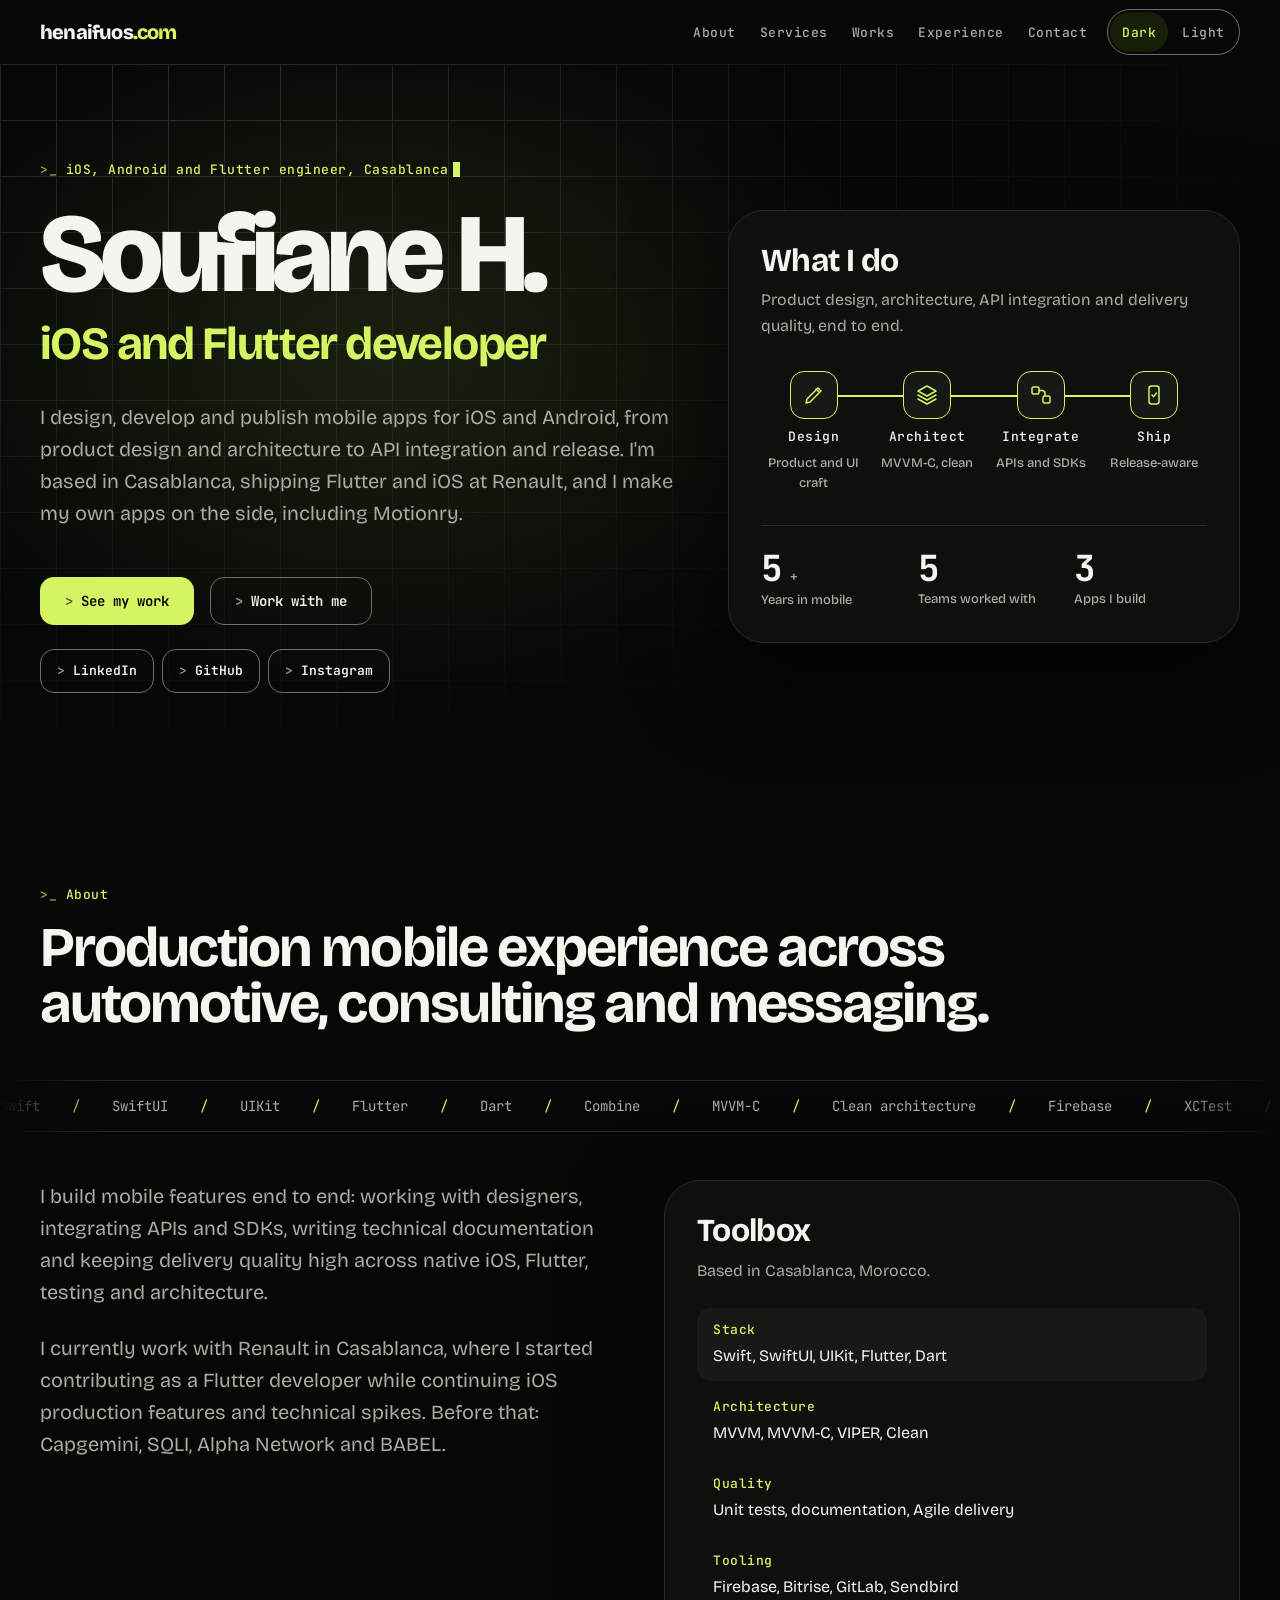
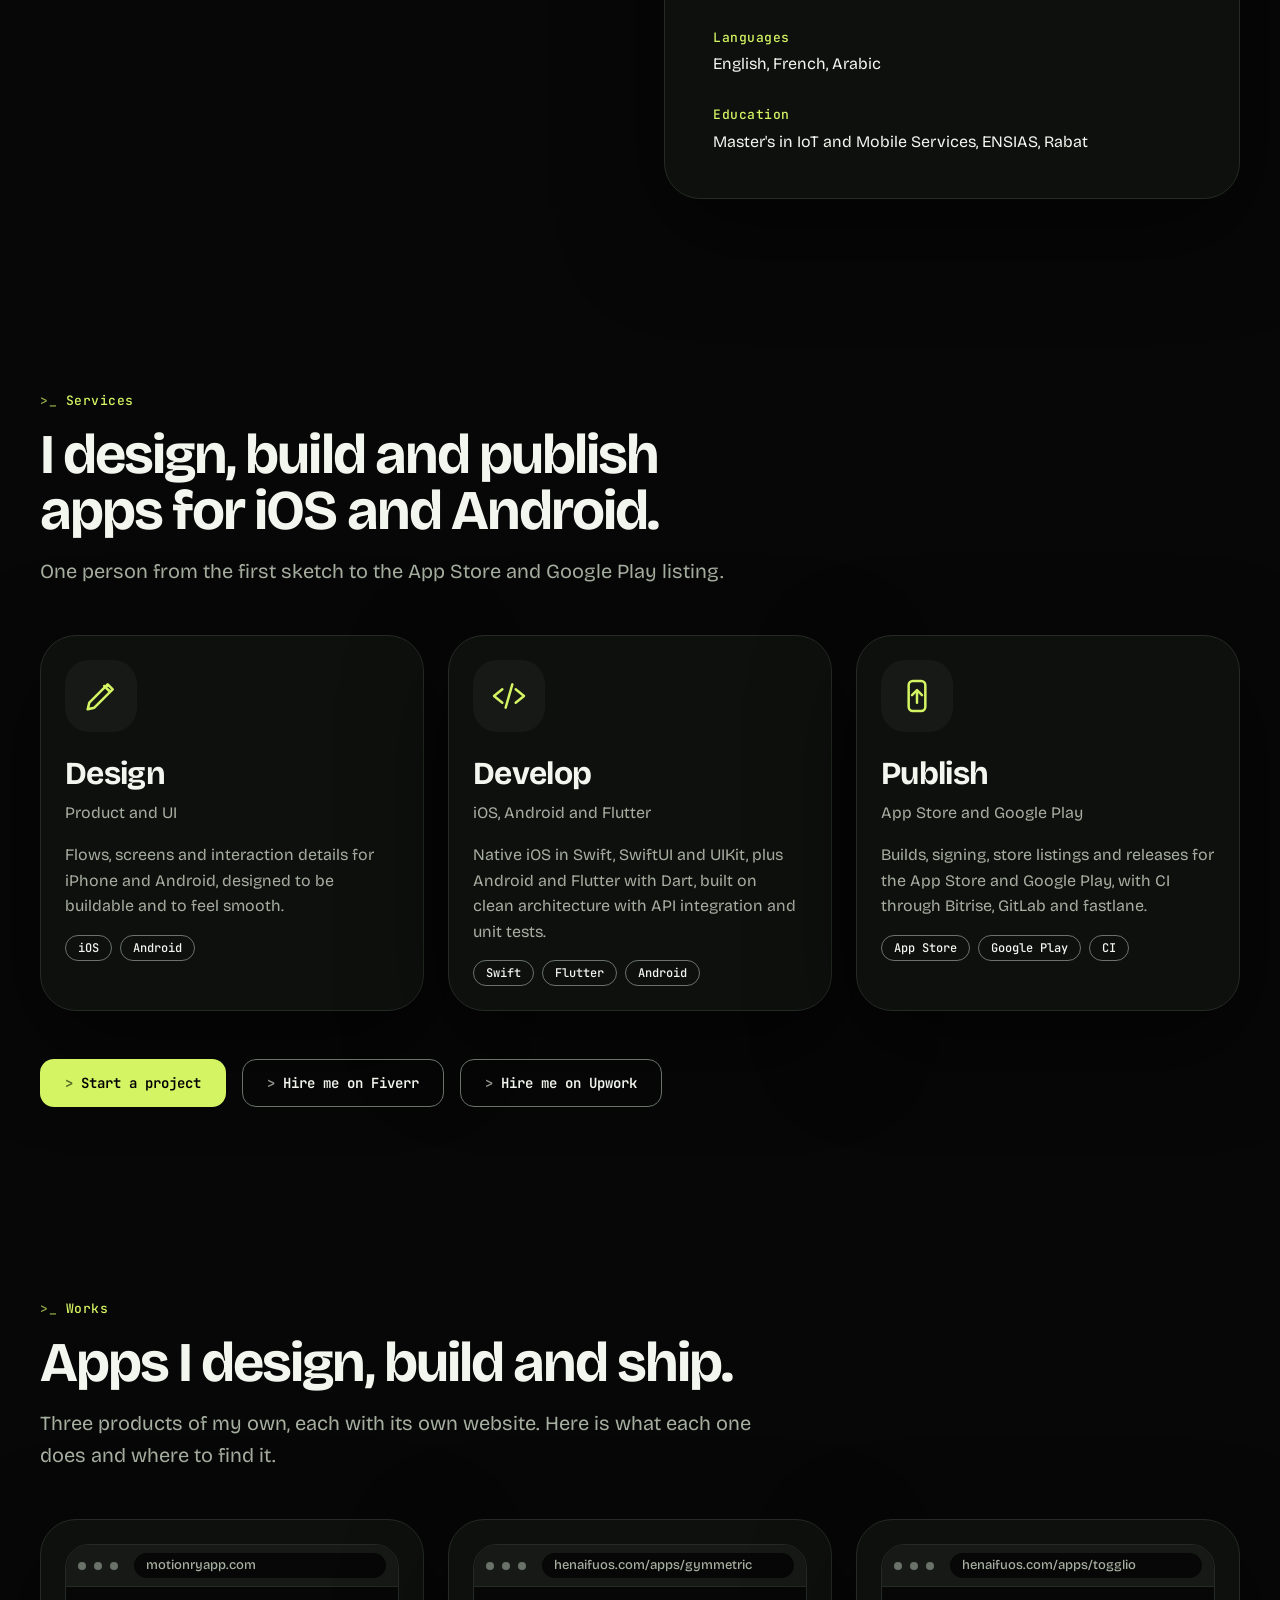
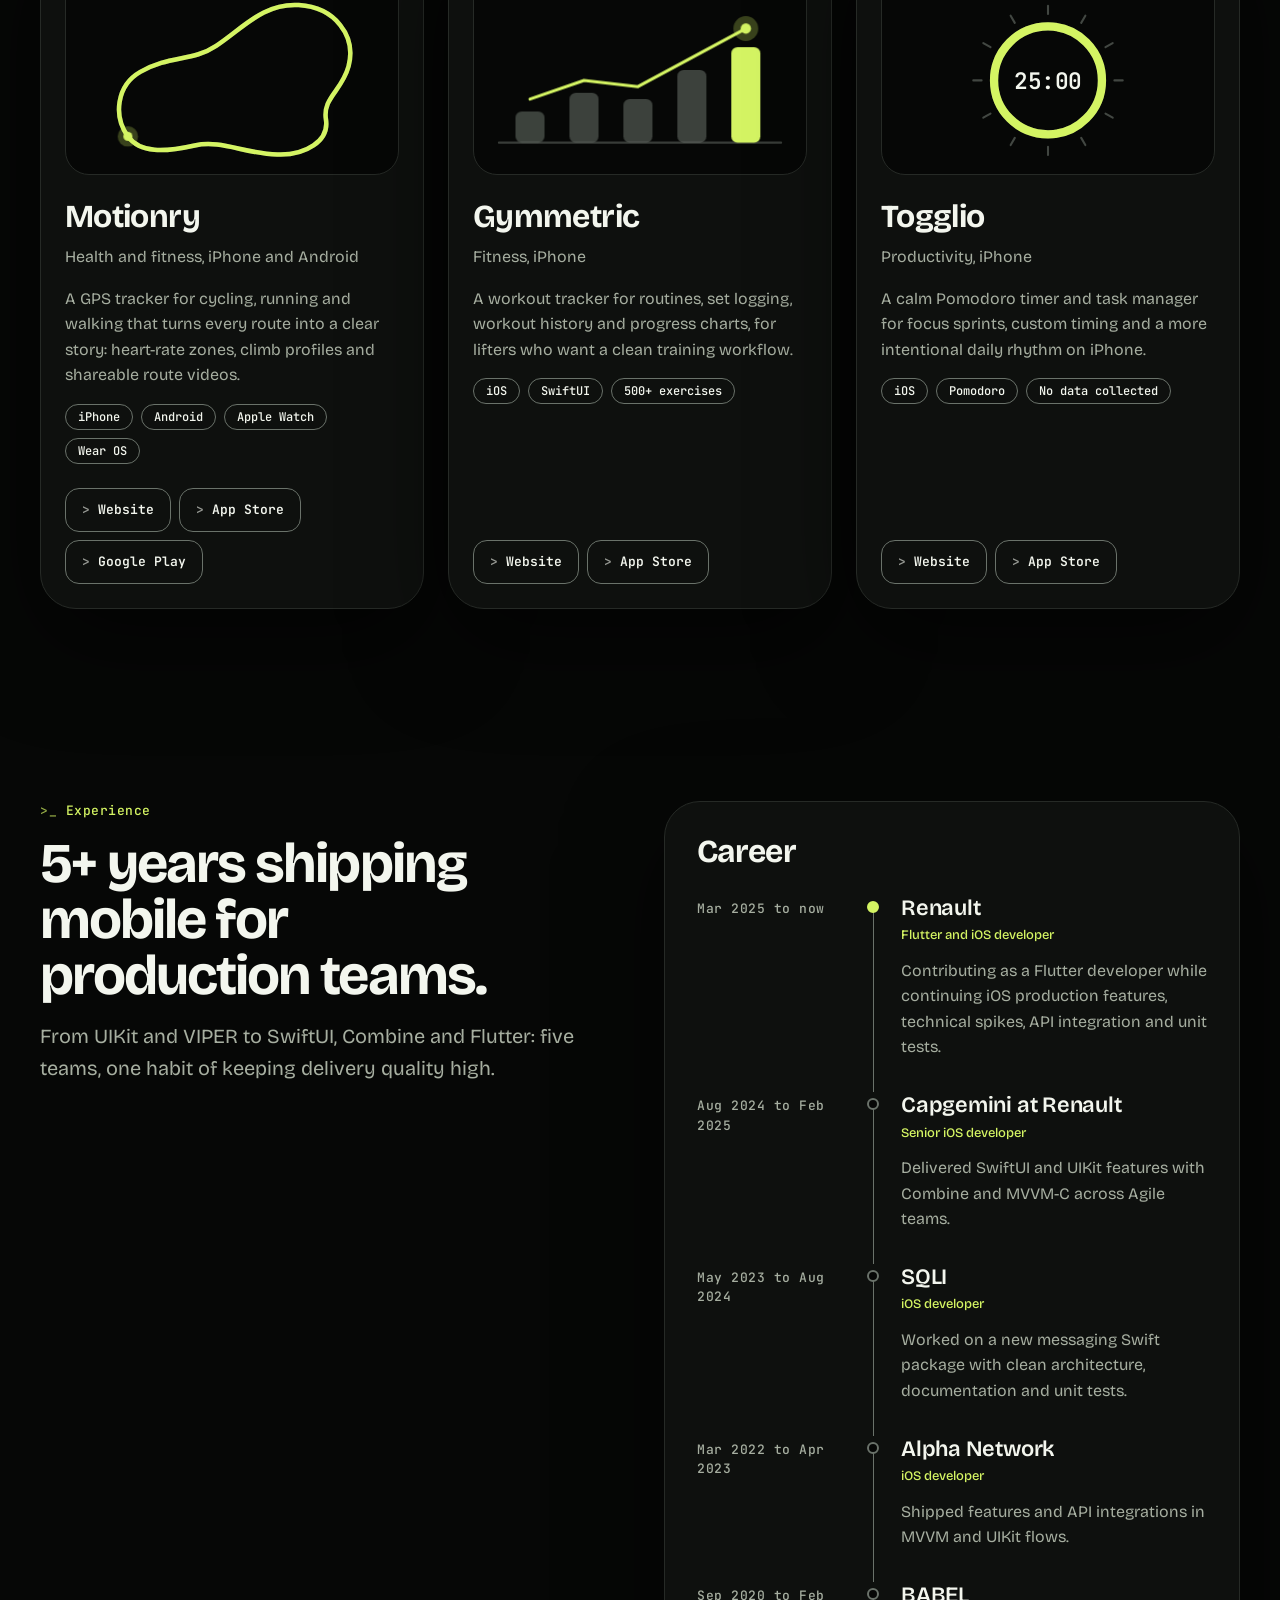
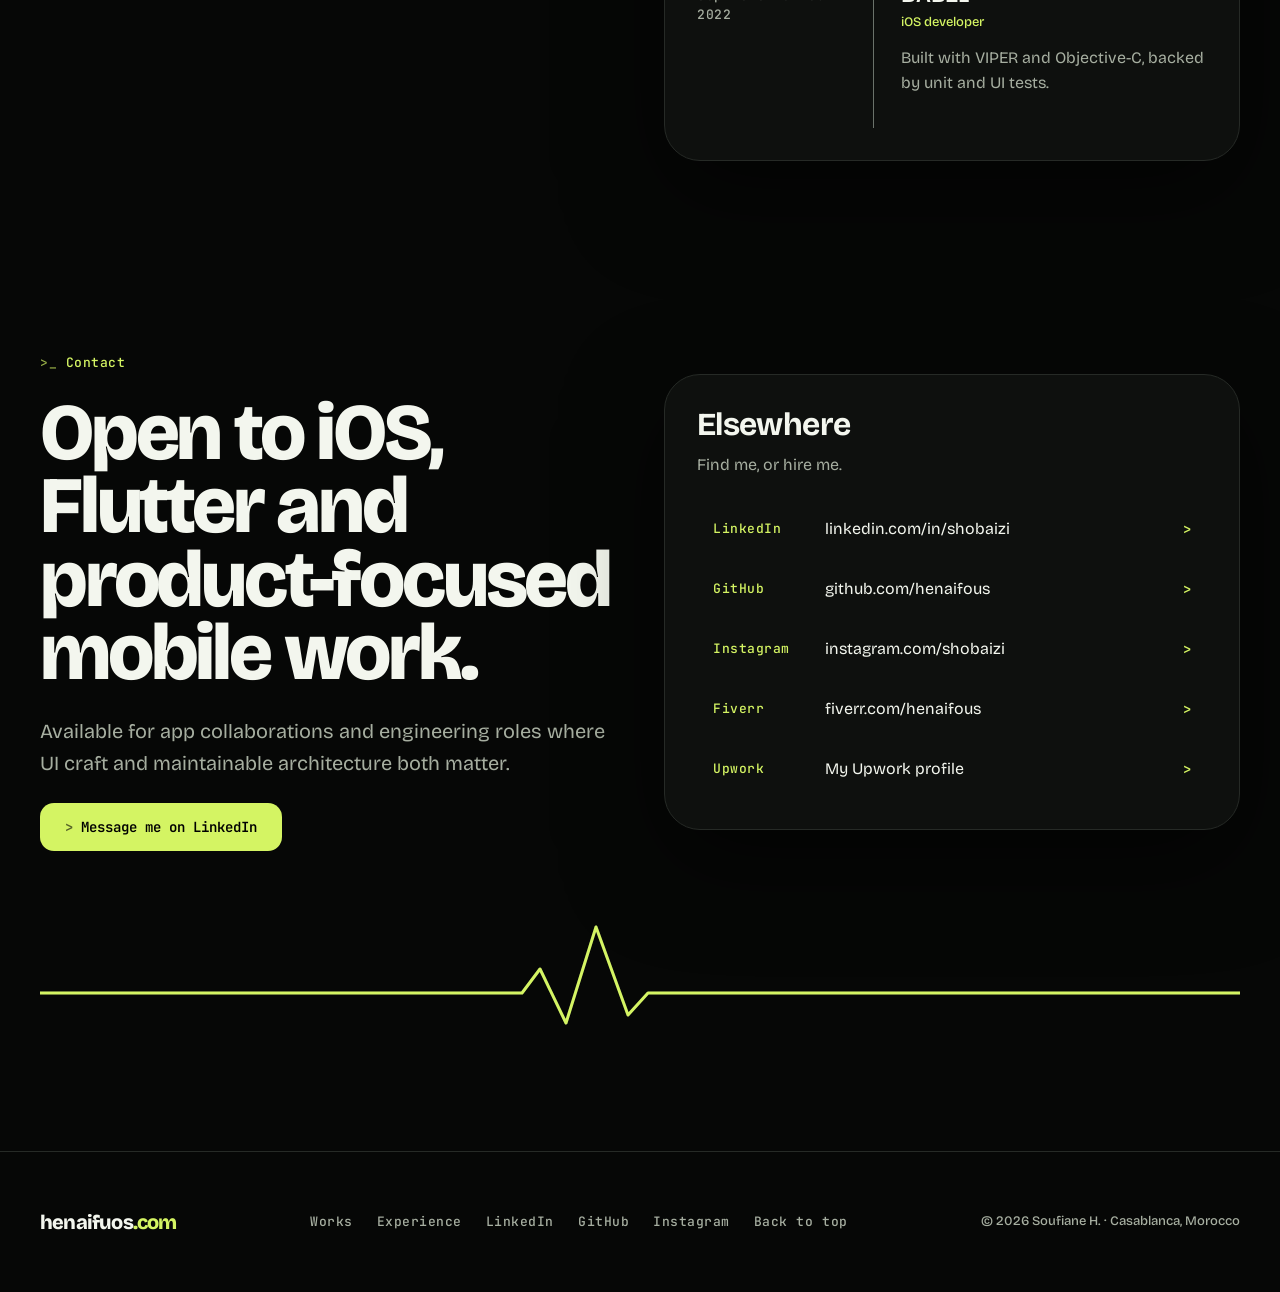
<file: index.html>
<!DOCTYPE html>
<html lang="en" data-theme="dark">
  <head>
    <meta charset="utf-8" />
    <meta name="viewport" content="width=device-width, initial-scale=1" />
    <title>Soufiane H. — iOS &amp; Flutter Developer in Casablanca</title>
    <meta
      name="description"
      content="I'm Soufiane H., an iOS and Flutter developer in Casablanca. I design, build and publish iOS and Android apps."
    />
    <link rel="canonical" href="https://henaifuos.com/" />
    <meta name="author" content="Soufiane H." />
    <meta name="robots" content="index, follow, max-image-preview:large" />
    <meta name="theme-color" content="#060706" />

    <meta property="og:type" content="website" />
    <meta property="og:site_name" content="henaifuos.com" />
    <meta property="og:title" content="Soufiane H. — iOS &amp; Flutter Developer in Casablanca" />
    <meta
      property="og:description"
      content="I design, build and publish iOS and Android apps."
    />
    <meta property="og:url" content="https://henaifuos.com/" />
    <meta property="og:image" content="https://henaifuos.com/assets/img/og-card.png" />
    <meta property="og:image:width" content="1200" />
    <meta property="og:image:height" content="630" />
    <meta property="og:image:alt" content="Soufiane H., iOS and Flutter developer, with a Design, Develop, Publish illustration" />
    <meta name="twitter:card" content="summary_large_image" />
    <meta name="twitter:title" content="Soufiane H. — iOS &amp; Flutter Developer in Casablanca" />
    <meta
      name="twitter:description"
      content="I design, build and publish iOS and Android apps."
    />
    <meta name="twitter:image" content="https://henaifuos.com/assets/img/og-card.png" />

    <link rel="icon" href="assets/img/favicon.svg" type="image/svg+xml" />
    <link rel="apple-touch-icon" href="assets/img/apple-touch-icon.png" />
    <link rel="alternate" type="application/rss+xml" title="Soufiane H. writing" href="feed.xml" />

    <script>
      (function () {
        var root = document.documentElement;
        root.classList.add("js");
        try {
          var mode = localStorage.getItem("site-theme-mode");
          root.setAttribute("data-theme", mode === "light" ? "light" : "dark");
        } catch (error) {}
      })();
    </script>

    <link rel="preconnect" href="https://fonts.googleapis.com" />
    <link rel="preconnect" href="https://fonts.gstatic.com" crossorigin />
    <link
      href="https://fonts.googleapis.com/css2?family=Bricolage+Grotesque:opsz,wdth,wght@12..96,75..100,200..800&amp;family=JetBrains+Mono:wght@400;500;600;700&amp;display=swap"
      rel="stylesheet"
    />
    <link rel="stylesheet" href="assets/css/tokens.css" />
    <link rel="stylesheet" href="assets/css/components.css" />
    <link rel="stylesheet" href="assets/css/base.css" />
    <link rel="stylesheet" href="assets/css/home.css" />

    <script type="application/ld+json">
      {
        "@context": "https://schema.org",
        "@graph": [
          {
            "@type": "Person",
            "@id": "https://henaifuos.com/#person",
            "name": "Soufiane H.",
            "jobTitle": "iOS and Flutter developer",
            "url": "https://henaifuos.com/",
            "sameAs": [
              "https://www.linkedin.com/in/shobaizi/",
              "https://github.com/henaifous",
              "https://www.instagram.com/shobaizi/",
              "https://www.fiverr.com/henaifous",
              "https://www.upwork.com/freelancers/~016be5a4ca5c7192ab"
            ],
            "address": {
              "@type": "PostalAddress",
              "addressLocality": "Casablanca",
              "addressCountry": "MA"
            },
            "knowsAbout": ["Swift", "SwiftUI", "UIKit", "Flutter", "Dart", "iOS development", "Android development"]
          },
          {
            "@type": "WebSite",
            "@id": "https://henaifuos.com/#website",
            "url": "https://henaifuos.com/",
            "name": "henaifuos.com",
            "inLanguage": "en",
            "publisher": { "@id": "https://henaifuos.com/#person" }
          }
        ]
      }
    </script>
  </head>
  <body class="pg-root">
    <a class="pg-skip" href="#main-content">Skip to content</a>

    <header class="pg-header">
      <div class="pg-wrap pg-header__in">
        <a class="pg-brand" href="#top" aria-label="henaifuos.com, back to top">henaifuos<span>.com</span></a>
        <nav class="pg-nav" aria-label="Primary">
          <a href="#about">About</a>
          <a href="#services">Services</a>
          <a href="#works">Works</a>
          <a href="#experience">Experience</a>
          <a href="#contact">Contact</a>
        </nav>
        <div class="pg-theme" role="group" aria-label="Color theme">
          <button type="button" data-theme-option="dark" aria-pressed="true">Dark</button>
          <button type="button" data-theme-option="light" aria-pressed="false">Light</button>
        </div>
      </div>
      <span class="pg-progress" aria-hidden="true"></span>
    </header>

    <main id="main-content">
      <section class="pg-hero" id="top" aria-labelledby="hero-title">
        <div class="pg-hero__grid" aria-hidden="true"></div>
        <div class="pg-hero__glow" aria-hidden="true"></div>
        <div class="pg-wrap pg-hero__in">
          <div class="pg-hero__copy">
            <div class="pg-type">
              <p class="hf-label label">
                <span class="hf-label__prompt" aria-hidden="true">&gt;_</span> iOS, Android and Flutter engineer, Casablanca<span class="hf-caret" aria-hidden="true"></span>
              </p>
            </div>
            <h1 class="pg-title" id="hero-title">
              <span class="pg-name">Soufiane H.</span>
              <span class="pg-role">iOS and Flutter developer</span>
            </h1>
            <p class="body-lg pg-lead">
              I design, develop and publish mobile apps for iOS and Android, from product design and architecture to
              API integration and release. I'm based in Casablanca, shipping Flutter and iOS at Renault, and I make my
              own apps on the side, including Motionry.
            </p>
            <div class="pg-cta">
              <a class="hf-btn hf-btn--primary" href="#works"><span class="hf-btn__prompt" aria-hidden="true">&gt;</span><span>See my work</span></a>
              <a class="hf-btn hf-btn--ghost" href="#services"><span class="hf-btn__prompt" aria-hidden="true">&gt;</span><span>Work with me</span></a>
            </div>
            <div class="pg-social" role="group" aria-label="Find me online">
              <a class="hf-btn hf-btn--ghost hf-btn--sm" href="https://www.linkedin.com/in/shobaizi/" target="_blank" rel="noopener"><span class="hf-btn__prompt" aria-hidden="true">&gt;</span><span>LinkedIn</span></a>
              <a class="hf-btn hf-btn--ghost hf-btn--sm" href="https://github.com/henaifous" target="_blank" rel="noopener"><span class="hf-btn__prompt" aria-hidden="true">&gt;</span><span>GitHub</span></a>
              <a class="hf-btn hf-btn--ghost hf-btn--sm" href="https://www.instagram.com/shobaizi/" target="_blank" rel="noopener"><span class="hf-btn__prompt" aria-hidden="true">&gt;</span><span>Instagram</span></a>
            </div>
          </div>

          <div class="pg-hero__panel">
            <section class="hf-panel" aria-label="What I do">
              <div class="pg-panelhead">
                <p class="heading-lg">What I do</p>
                <p class="body">Product design, architecture, API integration and delivery quality, end to end.</p>
              </div>
              <div class="pg-flow">
                <span class="pg-flow__rail" aria-hidden="true"><span class="pg-flow__line"></span><span class="pg-flow__dot"></span></span>
                <ol class="pg-flow__list">
                  <li>
                    <span class="pg-flow__icon" aria-hidden="true"><svg viewBox="0 0 24 24" focusable="false"><path d="M4 20l4-1 11-11-3-3L5 16l-1 4z" /><path d="M14 6l3 3" /></svg></span>
                    <span class="label">Design</span>
                    <span class="caption">Product and UI craft</span>
                  </li>
                  <li>
                    <span class="pg-flow__icon" aria-hidden="true"><svg viewBox="0 0 24 24" focusable="false"><path d="M12 3l9 5-9 5-9-5 9-5z" /><path d="M3 12l9 5 9-5" /><path d="M3 16l9 5 9-5" /></svg></span>
                    <span class="label">Architect</span>
                    <span class="caption">MVVM-C, clean</span>
                  </li>
                  <li>
                    <span class="pg-flow__icon" aria-hidden="true"><svg viewBox="0 0 24 24" focusable="false"><rect x="3" y="4" width="7" height="7" rx="1.5" /><rect x="14" y="13" width="7" height="7" rx="1.5" /><path d="M10 7.5h3a3 3 0 0 1 3 3V13" /></svg></span>
                    <span class="label">Integrate</span>
                    <span class="caption">APIs and SDKs</span>
                  </li>
                  <li>
                    <span class="pg-flow__icon" aria-hidden="true"><svg viewBox="0 0 24 24" focusable="false"><rect x="7" y="3" width="10" height="18" rx="2.5" /><path d="M10 12l1.6 1.6L14.5 10" /></svg></span>
                    <span class="label">Ship</span>
                    <span class="caption">Release-aware</span>
                  </li>
                </ol>
              </div>
              <div class="pg-stats">
                <p class="hf-stat">
                  <span class="hf-stat__row"><span class="hf-stat__num stat" data-count="5" aria-hidden="true">5</span><span class="hf-stat__unit label" aria-hidden="true">+</span></span>
                  <span class="sr-only">5 plus</span>
                  <span class="hf-stat__label caption">Years in mobile</span>
                </p>
                <p class="hf-stat">
                  <span class="hf-stat__row"><span class="hf-stat__num stat" data-count="5" aria-hidden="true">5</span></span>
                  <span class="sr-only">5</span>
                  <span class="hf-stat__label caption">Teams worked with</span>
                </p>
                <p class="hf-stat">
                  <span class="hf-stat__row"><span class="hf-stat__num stat" data-count="3" aria-hidden="true">3</span></span>
                  <span class="sr-only">3</span>
                  <span class="hf-stat__label caption">Apps I build</span>
                </p>
              </div>
            </section>
          </div>
        </div>
      </section>
      <section class="pg-section" id="about" aria-labelledby="about-title">
        <div class="pg-wrap">
          <div class="pg-sechead" data-reveal>
            <p class="hf-label label"><span class="hf-label__prompt" aria-hidden="true">&gt;_</span> About</p>
            <h2 class="display-md" id="about-title">Production mobile experience across automotive, consulting and messaging.</h2>
          </div>
        </div>

        <div class="pg-marquee" aria-hidden="true">
          <div class="hf-marquee">
            <div class="hf-marquee__track">
              <ul class="hf-marquee__list">
                <li>Swift</li><li>SwiftUI</li><li>UIKit</li><li>Flutter</li><li>Dart</li><li>Combine</li><li>MVVM-C</li><li>Clean architecture</li><li>Firebase</li><li>XCTest</li><li>Agile delivery</li>
              </ul>
              <ul class="hf-marquee__list">
                <li>Swift</li><li>SwiftUI</li><li>UIKit</li><li>Flutter</li><li>Dart</li><li>Combine</li><li>MVVM-C</li><li>Clean architecture</li><li>Firebase</li><li>XCTest</li><li>Agile delivery</li>
              </ul>
            </div>
          </div>
        </div>

        <div class="pg-wrap">
          <div class="pg-two">
            <div class="pg-prose" data-reveal>
              <p class="body-lg">
                I build mobile features end to end: working with designers, integrating APIs and SDKs, writing
                technical documentation and keeping delivery quality high across native iOS, Flutter, testing and
                architecture.
              </p>
              <p class="body-lg">
                I currently work with Renault in Casablanca, where I started contributing as a Flutter developer while
                continuing iOS production features and technical spikes. Before that: Capgemini, SQLI, Alpha Network
                and BABEL.
              </p>
            </div>

            <div data-reveal style="--i: 1">
              <section class="hf-panel" aria-labelledby="toolbox-title">
                <header class="hf-panel__head">
                  <div>
                    <h3 class="hf-panel__title heading-lg" id="toolbox-title">Toolbox</h3>
                    <p class="hf-panel__subtitle body">Based in Casablanca, Morocco.</p>
                  </div>
                </header>
                <dl class="pg-facts">
                  <div class="pg-fact pg-fact--raised"><dt class="label">Stack</dt><dd class="body">Swift, SwiftUI, UIKit, Flutter, Dart</dd></div>
                  <div class="pg-fact"><dt class="label">Architecture</dt><dd class="body">MVVM, MVVM-C, VIPER, Clean</dd></div>
                  <div class="pg-fact"><dt class="label">Quality</dt><dd class="body">Unit tests, documentation, Agile delivery</dd></div>
                  <div class="pg-fact"><dt class="label">Tooling</dt><dd class="body">Firebase, Bitrise, GitLab, Sendbird</dd></div>
                  <div class="pg-fact"><dt class="label">Languages</dt><dd class="body">English, French, Arabic</dd></div>
                  <div class="pg-fact"><dt class="label">Education</dt><dd class="body">Master's in IoT and Mobile Services, ENSIAS, Rabat</dd></div>
                </dl>
              </section>
            </div>
          </div>
        </div>
      </section>

      <section class="pg-section" id="services" aria-labelledby="services-title">
        <div class="pg-wrap">
          <div class="pg-sechead" data-reveal>
            <p class="hf-label label"><span class="hf-label__prompt" aria-hidden="true">&gt;_</span> Services</p>
            <h2 class="display-md" id="services-title">I design, build and publish apps for iOS and Android.</h2>
            <p class="body-lg">One person from the first sketch to the App Store and Google Play listing.</p>
          </div>

          <div class="pg-works">
            <article class="pg-work pg-svc" data-reveal style="--i: 0">
              <section class="hf-panel">
                <div class="pg-svc__icon" aria-hidden="true">
                  <svg viewBox="0 0 24 24" focusable="false"><path class="pg-draw" pathLength="1" d="M4 20l4-1 11-11-3-3L5 16l-1 4z" /><path class="pg-draw" pathLength="1" style="--k: 1" d="M14 6l3 3" /></svg>
                </div>
                <header class="hf-panel__head">
                  <div>
                    <h3 class="hf-panel__title heading-lg">Design</h3>
                    <p class="hf-panel__subtitle body">Product and UI</p>
                  </div>
                </header>
                <p class="body">Flows, screens and interaction details for iPhone and Android, designed to be buildable and to feel smooth.</p>
                <div class="pg-pills"><span class="hf-pill">iOS</span><span class="hf-pill">Android</span></div>
              </section>
            </article>

            <article class="pg-work pg-svc" data-reveal style="--i: 1">
              <section class="hf-panel">
                <div class="pg-svc__icon" aria-hidden="true">
                  <svg viewBox="0 0 24 24" focusable="false"><path class="pg-draw" pathLength="1" d="M8 8l-5 4 5 4" /><path class="pg-draw" pathLength="1" style="--k: 1" d="M16 8l5 4-5 4" /><path class="pg-draw" pathLength="1" style="--k: 2" d="M14 5l-4 14" /></svg>
                </div>
                <header class="hf-panel__head">
                  <div>
                    <h3 class="hf-panel__title heading-lg">Develop</h3>
                    <p class="hf-panel__subtitle body">iOS, Android and Flutter</p>
                  </div>
                </header>
                <p class="body">Native iOS in Swift, SwiftUI and UIKit, plus Android and Flutter with Dart, built on clean architecture with API integration and unit tests.</p>
                <div class="pg-pills"><span class="hf-pill">Swift</span><span class="hf-pill">Flutter</span><span class="hf-pill">Android</span></div>
              </section>
            </article>

            <article class="pg-work pg-svc" data-reveal style="--i: 2">
              <section class="hf-panel">
                <div class="pg-svc__icon" aria-hidden="true">
                  <svg viewBox="0 0 24 24" focusable="false"><rect class="pg-draw" pathLength="1" x="7" y="3" width="10" height="18" rx="2.5" /><path class="pg-draw" pathLength="1" style="--k: 1" d="M12 16V9" /><path class="pg-draw" pathLength="1" style="--k: 2" d="M9 11.5l3-3 3 3" /></svg>
                </div>
                <header class="hf-panel__head">
                  <div>
                    <h3 class="hf-panel__title heading-lg">Publish</h3>
                    <p class="hf-panel__subtitle body">App Store and Google Play</p>
                  </div>
                </header>
                <p class="body">Builds, signing, store listings and releases for the App Store and Google Play, with CI through Bitrise, GitLab and fastlane.</p>
                <div class="pg-pills"><span class="hf-pill">App Store</span><span class="hf-pill">Google Play</span><span class="hf-pill">CI</span></div>
              </section>
            </article>
          </div>

          <div class="pg-svc__cta" data-reveal>
            <a class="hf-btn hf-btn--primary" href="#contact"><span class="hf-btn__prompt" aria-hidden="true">&gt;</span><span>Start a project</span></a>
            <a class="hf-btn hf-btn--ghost" href="https://www.fiverr.com/henaifous" target="_blank" rel="noopener"><span class="hf-btn__prompt" aria-hidden="true">&gt;</span><span>Hire me on Fiverr</span></a>
            <a class="hf-btn hf-btn--ghost" href="https://www.upwork.com/freelancers/~016be5a4ca5c7192ab" target="_blank" rel="noopener"><span class="hf-btn__prompt" aria-hidden="true">&gt;</span><span>Hire me on Upwork</span></a>
          </div>
        </div>
      </section>

      <section class="pg-section" id="works" aria-labelledby="works-title">
        <div class="pg-wrap">
          <div class="pg-sechead" data-reveal>
            <p class="hf-label label"><span class="hf-label__prompt" aria-hidden="true">&gt;_</span> Works</p>
            <h2 class="display-md" id="works-title">Apps I design, build and ship.</h2>
            <p class="body-lg">Three products of my own, each with its own website. Here is what each one does and where to find it.</p>
          </div>

          <div class="pg-works">
            <article class="pg-work" data-reveal style="--i: 0">
              <section class="hf-panel">
                <div class="pg-work__media">
                  <div class="pg-browser">
                    <div class="pg-browser__bar" aria-hidden="true"><i></i><i></i><i></i><em class="caption">motionryapp.com</em></div>
                    <div class="pg-browser__body">
                      <svg viewBox="40 36 480 330" aria-hidden="true" focusable="false">
                        <path class="pg-track" style="--sw: 8" d="M96 300C70 264 76 210 118 186C170 156 210 168 252 140C300 108 336 64 398 68C462 72 500 122 486 176C474 220 440 232 446 270C452 308 410 334 360 332C300 330 262 306 214 316C160 328 118 330 96 300Z" />
                        <path class="pg-trace" pathLength="1" style="--sw: 8" d="M96 300C70 264 76 210 118 186C170 156 210 168 252 140C300 108 336 64 398 68C462 72 500 122 486 176C474 220 440 232 446 270C452 308 410 334 360 332C300 330 262 306 214 316C160 328 118 330 96 300Z" />
                        <circle class="pg-halo" cx="96" cy="300" r="18" />
                        <circle class="pg-enddot" cx="96" cy="300" r="8" />
                      </svg>
                    </div>
                  </div>
                </div>
                <header class="hf-panel__head">
                  <div>
                    <h3 class="hf-panel__title heading-lg">Motionry</h3>
                    <p class="hf-panel__subtitle body">Health and fitness, iPhone and Android</p>
                  </div>
                </header>
                <p class="body">A GPS tracker for cycling, running and walking that turns every route into a clear story: heart-rate zones, climb profiles and shareable route videos.</p>
                <div class="pg-pills"><span class="hf-pill">iPhone</span><span class="hf-pill">Android</span><span class="hf-pill">Apple Watch</span><span class="hf-pill">Wear OS</span></div>
                <div class="pg-work__links">
                  <a class="hf-btn hf-btn--ghost hf-btn--sm" href="https://motionryapp.com/" target="_blank" rel="noopener"><span class="hf-btn__prompt" aria-hidden="true">&gt;</span><span>Website</span></a>
                  <a class="hf-btn hf-btn--ghost hf-btn--sm" href="https://apps.apple.com/app/id6770678614" target="_blank" rel="noopener"><span class="hf-btn__prompt" aria-hidden="true">&gt;</span><span>App Store</span></a>
                  <a class="hf-btn hf-btn--ghost hf-btn--sm" href="https://play.google.com/store/apps/details?id=io.shobaizi.motionry" target="_blank" rel="noopener"><span class="hf-btn__prompt" aria-hidden="true">&gt;</span><span>Google Play</span></a>
                </div>
              </section>
            </article>

            <article class="pg-work" data-reveal style="--i: 1">
              <section class="hf-panel">
                <div class="pg-work__media">
                  <div class="pg-browser">
                    <div class="pg-browser__bar" aria-hidden="true"><i></i><i></i><i></i><em class="caption">henaifuos.com/apps/gymmetric</em></div>
                    <div class="pg-browser__body">
                      <svg viewBox="0 0 320 180" aria-hidden="true" focusable="false">
                        <line class="pg-track" style="--sw: 2" x1="24" y1="150" x2="296" y2="150" />
                        <rect class="pg-bar" style="--k: 0" x="40" y="120" width="28" height="30" rx="6" />
                        <rect class="pg-bar" style="--k: 1" x="92" y="102" width="28" height="48" rx="6" />
                        <rect class="pg-bar" style="--k: 2" x="144" y="108" width="28" height="42" rx="6" />
                        <rect class="pg-bar" style="--k: 3" x="196" y="80" width="28" height="70" rx="6" />
                        <rect class="pg-bar pg-bar--hot" style="--k: 4" x="248" y="58" width="28" height="92" rx="6" />
                        <path class="pg-trace" pathLength="1" style="--sw: 3" d="M54 108 L106 90 L158 96 L210 68 L262 40" />
                        <circle class="pg-halo" cx="262" cy="40" r="12" />
                        <circle class="pg-enddot" cx="262" cy="40" r="5" />
                      </svg>
                    </div>
                  </div>
                </div>
                <header class="hf-panel__head">
                  <div>
                    <h3 class="hf-panel__title heading-lg">Gymmetric</h3>
                    <p class="hf-panel__subtitle body">Fitness, iPhone</p>
                  </div>
                </header>
                <p class="body">A workout tracker for routines, set logging, workout history and progress charts, for lifters who want a clean training workflow.</p>
                <div class="pg-pills"><span class="hf-pill">iOS</span><span class="hf-pill">SwiftUI</span><span class="hf-pill">500+ exercises</span></div>
                <div class="pg-work__links">
                  <a class="hf-btn hf-btn--ghost hf-btn--sm" href="apps/gymmetric/"><span class="hf-btn__prompt" aria-hidden="true">&gt;</span><span>Website</span></a>
                  <a class="hf-btn hf-btn--ghost hf-btn--sm" href="https://apps.apple.com/ma/app/gymmetric-gym-workout-tracker/id6747186413" target="_blank" rel="noopener"><span class="hf-btn__prompt" aria-hidden="true">&gt;</span><span>App Store</span></a>
                </div>
              </section>
            </article>

            <article class="pg-work" data-reveal style="--i: 2">
              <section class="hf-panel">
                <div class="pg-work__media">
                  <div class="pg-browser">
                    <div class="pg-browser__bar" aria-hidden="true"><i></i><i></i><i></i><em class="caption">henaifuos.com/apps/togglio</em></div>
                    <div class="pg-browser__body">
                      <svg viewBox="0 0 320 180" aria-hidden="true" focusable="false">
                        <g class="pg-ticks">
                          <line x1="160" y1="18" x2="160" y2="26" />
                          <line x1="160" y1="18" x2="160" y2="26" transform="rotate(30 160 90)" />
                          <line x1="160" y1="18" x2="160" y2="26" transform="rotate(60 160 90)" />
                          <line x1="160" y1="18" x2="160" y2="26" transform="rotate(90 160 90)" />
                          <line x1="160" y1="18" x2="160" y2="26" transform="rotate(120 160 90)" />
                          <line x1="160" y1="18" x2="160" y2="26" transform="rotate(150 160 90)" />
                          <line x1="160" y1="18" x2="160" y2="26" transform="rotate(180 160 90)" />
                          <line x1="160" y1="18" x2="160" y2="26" transform="rotate(210 160 90)" />
                          <line x1="160" y1="18" x2="160" y2="26" transform="rotate(240 160 90)" />
                          <line x1="160" y1="18" x2="160" y2="26" transform="rotate(270 160 90)" />
                          <line x1="160" y1="18" x2="160" y2="26" transform="rotate(300 160 90)" />
                          <line x1="160" y1="18" x2="160" y2="26" transform="rotate(330 160 90)" />
                        </g>
                        <circle class="pg-track" style="--sw: 8" cx="160" cy="90" r="52" />
                        <circle class="pg-trace" pathLength="1" style="--sw: 8; stroke-linecap: butt" cx="160" cy="90" r="52" transform="rotate(-90 160 90)" />
                        <text class="pg-ringtext" x="160" y="98" text-anchor="middle">25:00</text>
                      </svg>
                    </div>
                  </div>
                </div>
                <header class="hf-panel__head">
                  <div>
                    <h3 class="hf-panel__title heading-lg">Togglio</h3>
                    <p class="hf-panel__subtitle body">Productivity, iPhone</p>
                  </div>
                </header>
                <p class="body">A calm Pomodoro timer and task manager for focus sprints, custom timing and a more intentional daily rhythm on iPhone.</p>
                <div class="pg-pills"><span class="hf-pill">iOS</span><span class="hf-pill">Pomodoro</span><span class="hf-pill">No data collected</span></div>
                <div class="pg-work__links">
                  <a class="hf-btn hf-btn--ghost hf-btn--sm" href="apps/togglio/"><span class="hf-btn__prompt" aria-hidden="true">&gt;</span><span>Website</span></a>
                  <a class="hf-btn hf-btn--ghost hf-btn--sm" href="https://apps.apple.com/ma/app/togglio-pomodoro-timer-tasks/id6746730743" target="_blank" rel="noopener"><span class="hf-btn__prompt" aria-hidden="true">&gt;</span><span>App Store</span></a>
                </div>
              </section>
            </article>
          </div>
        </div>
      </section>
      <section class="pg-section" id="experience" aria-labelledby="experience-title">
        <div class="pg-wrap">
          <div class="pg-two pg-two--flush">
            <div class="pg-sticky pg-sechead" data-reveal>
              <p class="hf-label label"><span class="hf-label__prompt" aria-hidden="true">&gt;_</span> Experience</p>
              <h2 class="display-md" id="experience-title">5+ years shipping mobile for production teams.</h2>
              <p class="body-lg">From UIKit and VIPER to SwiftUI, Combine and Flutter: five teams, one habit of keeping delivery quality high.</p>
            </div>

            <div data-reveal style="--i: 1">
              <section class="hf-panel" aria-labelledby="career-title">
                <header class="hf-panel__head">
                  <div><h3 class="hf-panel__title heading-lg" id="career-title">Career</h3></div>
                </header>
                <article class="hf-timeline hf-timeline--current">
                  <p class="hf-timeline__period label">Mar 2025 to now</p>
                  <div class="hf-timeline__rail" aria-hidden="true"><span class="hf-timeline__dot"></span></div>
                  <div class="hf-timeline__body">
                    <h4 class="heading-md hf-timeline__org">Renault</h4>
                    <p class="hf-timeline__role caption">Flutter and iOS developer</p>
                    <p class="body hf-timeline__text">Contributing as a Flutter developer while continuing iOS production features, technical spikes, API integration and unit tests.</p>
                  </div>
                </article>
                <article class="hf-timeline">
                  <p class="hf-timeline__period label">Aug 2024 to Feb 2025</p>
                  <div class="hf-timeline__rail" aria-hidden="true"><span class="hf-timeline__dot"></span></div>
                  <div class="hf-timeline__body">
                    <h4 class="heading-md hf-timeline__org">Capgemini at Renault</h4>
                    <p class="hf-timeline__role caption">Senior iOS developer</p>
                    <p class="body hf-timeline__text">Delivered SwiftUI and UIKit features with Combine and MVVM-C across Agile teams.</p>
                  </div>
                </article>
                <article class="hf-timeline">
                  <p class="hf-timeline__period label">May 2023 to Aug 2024</p>
                  <div class="hf-timeline__rail" aria-hidden="true"><span class="hf-timeline__dot"></span></div>
                  <div class="hf-timeline__body">
                    <h4 class="heading-md hf-timeline__org">SQLI</h4>
                    <p class="hf-timeline__role caption">iOS developer</p>
                    <p class="body hf-timeline__text">Worked on a new messaging Swift package with clean architecture, documentation and unit tests.</p>
                  </div>
                </article>
                <article class="hf-timeline">
                  <p class="hf-timeline__period label">Mar 2022 to Apr 2023</p>
                  <div class="hf-timeline__rail" aria-hidden="true"><span class="hf-timeline__dot"></span></div>
                  <div class="hf-timeline__body">
                    <h4 class="heading-md hf-timeline__org">Alpha Network</h4>
                    <p class="hf-timeline__role caption">iOS developer</p>
                    <p class="body hf-timeline__text">Shipped features and API integrations in MVVM and UIKit flows.</p>
                  </div>
                </article>
                <article class="hf-timeline">
                  <p class="hf-timeline__period label">Sep 2020 to Feb 2022</p>
                  <div class="hf-timeline__rail" aria-hidden="true"><span class="hf-timeline__dot"></span></div>
                  <div class="hf-timeline__body">
                    <h4 class="heading-md hf-timeline__org">BABEL</h4>
                    <p class="hf-timeline__role caption">iOS developer</p>
                    <p class="body hf-timeline__text">Built with VIPER and Objective-C, backed by unit and UI tests.</p>
                  </div>
                </article>
              </section>
            </div>
          </div>
        </div>
      </section>

      <section class="pg-section pg-contact" id="contact" aria-labelledby="contact-title">
        <div class="pg-wrap pg-contact__in">
          <div class="pg-contact__copy">
            <div data-reveal>
              <p class="hf-label label"><span class="hf-label__prompt" aria-hidden="true">&gt;_</span> Contact</p>
            </div>
            <h2 class="display-lg" id="contact-title" data-reveal style="--i: 1">Open to iOS, Flutter and product-focused mobile work.</h2>
            <p class="body-lg" data-reveal style="--i: 2">Available for app collaborations and engineering roles where UI craft and maintainable architecture both matter.</p>
            <div data-reveal style="--i: 3">
              <a class="hf-btn hf-btn--primary" href="https://www.linkedin.com/in/shobaizi/" target="_blank" rel="noopener"><span class="hf-btn__prompt" aria-hidden="true">&gt;</span><span>Message me on LinkedIn</span></a>
            </div>
          </div>

          <div data-reveal style="--i: 2">
            <section class="hf-panel" aria-labelledby="elsewhere-title">
              <header class="hf-panel__head">
                <div>
                  <h3 class="hf-panel__title heading-lg" id="elsewhere-title">Elsewhere</h3>
                  <p class="hf-panel__subtitle body">Find me, or hire me.</p>
                </div>
              </header>
              <ul class="pg-links">
                <li><a class="pg-link" href="https://www.linkedin.com/in/shobaizi/" target="_blank" rel="noopener"><span class="label">LinkedIn</span><span class="body">linkedin.com/in/shobaizi</span><span class="pg-go" aria-hidden="true">&gt;</span></a></li>
                <li><a class="pg-link" href="https://github.com/henaifous" target="_blank" rel="noopener"><span class="label">GitHub</span><span class="body">github.com/henaifous</span><span class="pg-go" aria-hidden="true">&gt;</span></a></li>
                <li><a class="pg-link" href="https://www.instagram.com/shobaizi/" target="_blank" rel="noopener"><span class="label">Instagram</span><span class="body">instagram.com/shobaizi</span><span class="pg-go" aria-hidden="true">&gt;</span></a></li>
                <li><a class="pg-link" href="https://www.fiverr.com/henaifous" target="_blank" rel="noopener"><span class="label">Fiverr</span><span class="body">fiverr.com/henaifous</span><span class="pg-go" aria-hidden="true">&gt;</span></a></li>
                <li><a class="pg-link" href="https://www.upwork.com/freelancers/~016be5a4ca5c7192ab" target="_blank" rel="noopener"><span class="label">Upwork</span><span class="body">My Upwork profile</span><span class="pg-go" aria-hidden="true">&gt;</span></a></li>
              </ul>
            </section>
          </div>
        </div>
        <div class="pg-wrap">
          <div class="pg-pulse" data-reveal aria-hidden="true">
            <svg viewBox="0 0 1200 140" preserveAspectRatio="xMidYMid slice" focusable="false">
              <path class="pg-pulse__track" d="M0 78 H452 L482 78 L500 54 L526 108 L556 12 L588 100 L608 78 H1200" />
              <path class="pg-pulse__draw" pathLength="1" d="M0 78 H452 L482 78 L500 54 L526 108 L556 12 L588 100 L608 78 H1200" />
            </svg>
          </div>
        </div>
      </section>
    </main>

    <footer class="pg-footer">
      <div class="pg-wrap pg-footer__in">
        <a class="pg-brand" href="#top" aria-label="henaifuos.com, back to top">henaifuos<span>.com</span></a>
        <nav aria-label="Footer">
          <a href="#works">Works</a>
          <a href="#experience">Experience</a>
          <a href="https://www.linkedin.com/in/shobaizi/" rel="noopener">LinkedIn</a>
          <a href="https://github.com/henaifous" rel="noopener">GitHub</a>
          <a href="https://www.instagram.com/shobaizi/" rel="noopener">Instagram</a>
          <a href="#top">Back to top</a>
        </nav>
        <p class="caption">&copy; 2026 Soufiane H. &middot; Casablanca, Morocco</p>
      </div>
    </footer>

    <script src="assets/js/main.js" defer></script>
  </body>
</html>
</file>
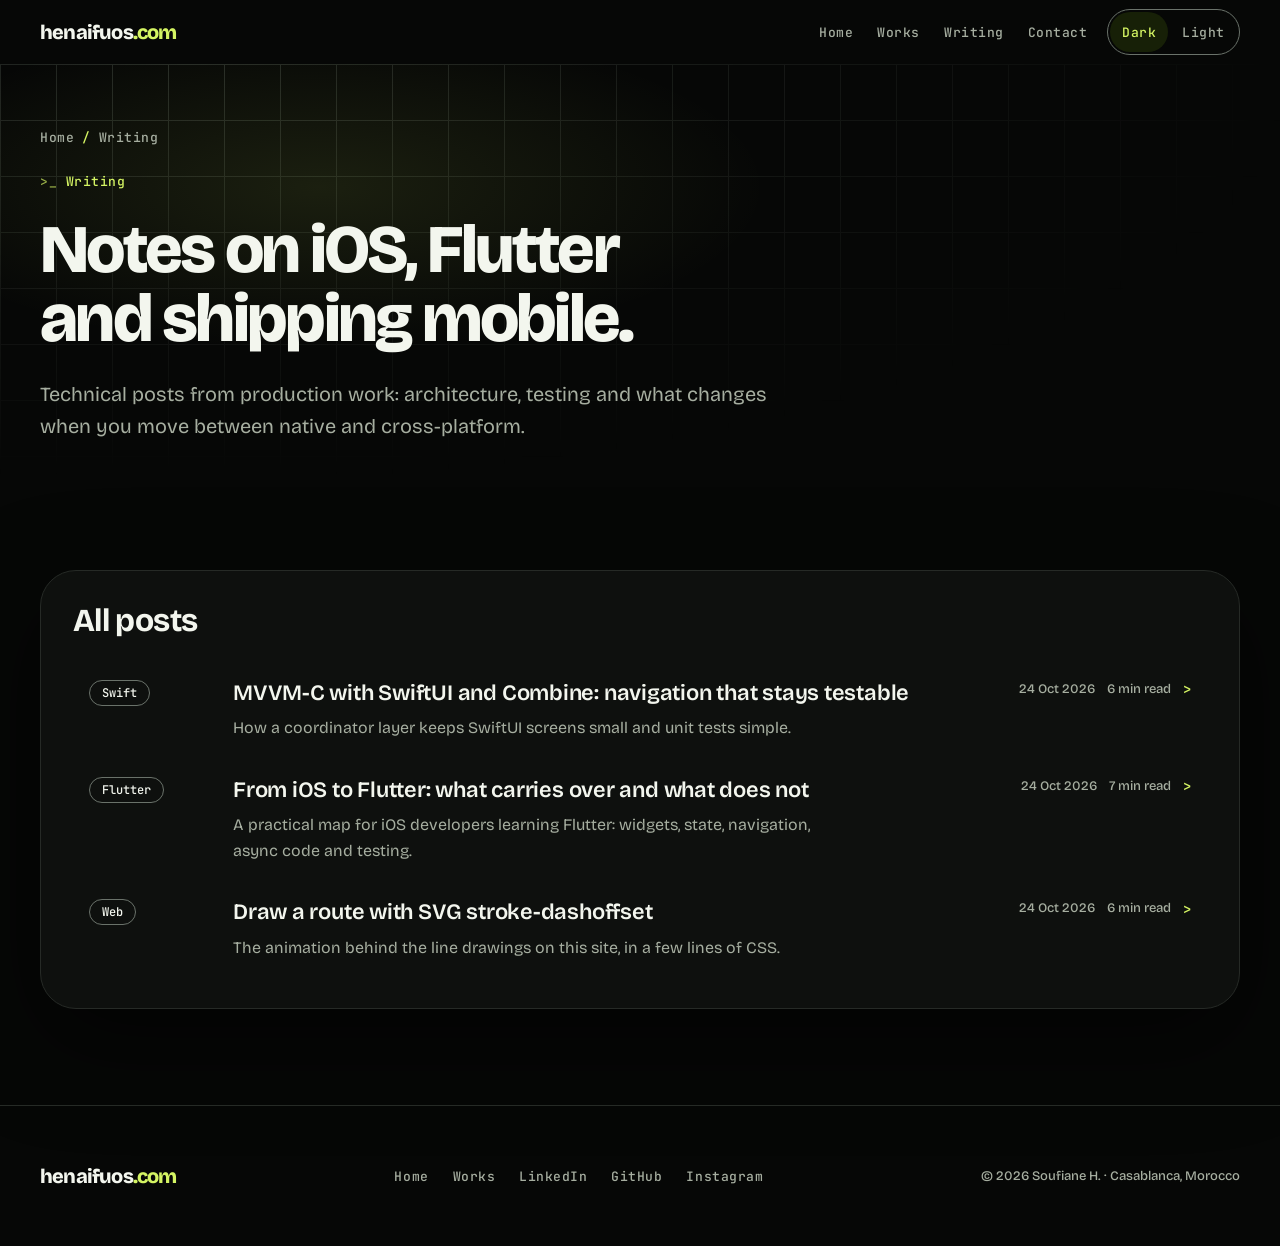
<file: blog/index.html>
<!DOCTYPE html>
<html lang="en" data-theme="dark">
  <head>
    <meta charset="utf-8" />
    <meta name="viewport" content="width=device-width, initial-scale=1" />
    <title>Writing: Notes on iOS, Flutter and Mobile | Soufiane H.</title>
    <meta
      name="description"
      content="Technical posts by Soufiane H. on SwiftUI architecture, moving from iOS to Flutter and animating SVG: practical notes from production mobile work."
    />
    <link rel="canonical" href="https://henaifuos.com/blog/" />
    <meta name="author" content="Soufiane H." />
    <meta name="robots" content="index, follow, max-image-preview:large" />
    <meta name="theme-color" content="#060706" />

    <meta property="og:type" content="website" />
    <meta property="og:site_name" content="henaifuos.com" />
    <meta property="og:title" content="Writing: Notes on iOS, Flutter and Mobile | Soufiane H." />
    <meta
      property="og:description"
      content="Technical posts on SwiftUI architecture, moving from iOS to Flutter and animating SVG."
    />
    <meta property="og:url" content="https://henaifuos.com/blog/" />
    <meta property="og:image" content="https://henaifuos.com/assets/img/og-card.png" />
    <meta property="og:image:width" content="1200" />
    <meta property="og:image:height" content="630" />
    <meta property="og:image:alt" content="Soufiane H., iOS and Flutter developer, with a Design, Develop, Publish illustration" />
    <meta name="twitter:card" content="summary_large_image" />
    <meta name="twitter:title" content="Writing: Notes on iOS, Flutter and Mobile | Soufiane H." />
    <meta
      name="twitter:description"
      content="Technical posts on SwiftUI architecture, moving from iOS to Flutter and animating SVG."
    />
    <meta name="twitter:image" content="https://henaifuos.com/assets/img/og-card.png" />

    <link rel="icon" href="../assets/img/favicon.svg" type="image/svg+xml" />
    <link rel="apple-touch-icon" href="../assets/img/apple-touch-icon.png" />
    <link rel="alternate" type="application/rss+xml" title="Soufiane H. writing" href="../feed.xml" />

    <script>
      (function () {
        var root = document.documentElement;
        root.classList.add("js");
        try {
          var mode = localStorage.getItem("site-theme-mode");
          root.setAttribute("data-theme", mode === "light" ? "light" : "dark");
        } catch (error) {}
      })();
    </script>

    <link rel="preconnect" href="https://fonts.googleapis.com" />
    <link rel="preconnect" href="https://fonts.gstatic.com" crossorigin />
    <link
      href="https://fonts.googleapis.com/css2?family=Bricolage+Grotesque:opsz,wdth,wght@12..96,75..100,200..800&amp;family=JetBrains+Mono:wght@400;500;600;700&amp;display=swap"
      rel="stylesheet"
    />
    <link rel="stylesheet" href="../assets/css/tokens.css" />
    <link rel="stylesheet" href="../assets/css/components.css" />
    <link rel="stylesheet" href="../assets/css/base.css" />
    <link rel="stylesheet" href="../assets/css/article.css" />

    <script type="application/ld+json">
      {
        "@context": "https://schema.org",
        "@graph": [
          {
            "@type": "Blog",
            "@id": "https://henaifuos.com/blog/#blog",
            "url": "https://henaifuos.com/blog/",
            "name": "Notes on iOS, Flutter and shipping mobile",
            "description": "Technical posts from production work: architecture, testing and what changes when you move between native and cross-platform.",
            "inLanguage": "en",
            "publisher": { "@type": "Person", "name": "Soufiane H.", "url": "https://henaifuos.com/" },
            "blogPost": [
              {
                "@type": "BlogPosting",
                "headline": "MVVM-C with SwiftUI and Combine: navigation that stays testable",
                "url": "https://henaifuos.com/blog/mvvm-c-swiftui-combine/",
                "datePublished": "2026-10-24"
              },
              {
                "@type": "BlogPosting",
                "headline": "From iOS to Flutter: what carries over and what does not",
                "url": "https://henaifuos.com/blog/ios-to-flutter/",
                "datePublished": "2026-10-24"
              },
              {
                "@type": "BlogPosting",
                "headline": "Draw a route with SVG stroke-dashoffset",
                "url": "https://henaifuos.com/blog/svg-stroke-dashoffset/",
                "datePublished": "2026-10-24"
              }
            ]
          },
          {
            "@type": "BreadcrumbList",
            "itemListElement": [
              { "@type": "ListItem", "position": 1, "name": "Home", "item": "https://henaifuos.com/" },
              { "@type": "ListItem", "position": 2, "name": "Writing" }
            ]
          }
        ]
      }
    </script>
  </head>
  <body class="pg-root">
    <a class="pg-skip" href="#main-content">Skip to content</a>

    <header class="pg-header">
      <div class="pg-wrap pg-header__in">
        <a class="pg-brand" href="../" aria-label="henaifuos.com, home">henaifuos<span>.com</span></a>
        <nav class="pg-nav" aria-label="Primary">
          <a href="../">Home</a>
          <a href="../#works">Works</a>
          <a href="./" aria-current="page">Writing</a>
          <a href="../#contact">Contact</a>
        </nav>
        <div class="pg-theme" role="group" aria-label="Color theme">
          <button type="button" data-theme-option="dark" aria-pressed="true">Dark</button>
          <button type="button" data-theme-option="light" aria-pressed="false">Light</button>
        </div>
      </div>
      <span class="pg-progress" aria-hidden="true"></span>
    </header>

    <main id="main-content">
      <section class="ar-hero" aria-labelledby="blog-title">
        <div class="ar-hero__grid" aria-hidden="true"></div>
        <div class="ar-hero__glow" aria-hidden="true"></div>
        <div class="pg-wrap ar-hero__in">
          <nav class="ar-crumbs" aria-label="Breadcrumb">
            <ol>
              <li><a href="../">Home</a></li>
              <li aria-current="page">Writing</li>
            </ol>
          </nav>
          <p class="hf-label label"><span class="hf-label__prompt" aria-hidden="true">&gt;_</span> Writing</p>
          <h1 class="ar-title" id="blog-title">Notes on iOS, Flutter and shipping mobile.</h1>
          <p class="body-lg ar-lead">Technical posts from production work: architecture, testing and what changes when you move between native and cross-platform.</p>
        </div>
      </section>

      <section class="pg-section" aria-labelledby="all-posts-title">
        <div class="pg-wrap">
          <section class="hf-panel" aria-labelledby="all-posts-title">
            <header class="hf-panel__head">
              <div><h2 class="hf-panel__title heading-lg" id="all-posts-title">All posts</h2></div>
            </header>
            <div class="pg-posts">
              <article class="pg-post">
                <div class="pg-post__tag"><span class="hf-pill">Swift</span></div>
                <div class="pg-post__body">
                  <h3 class="heading-md"><a href="mvvm-c-swiftui-combine/">MVVM-C with SwiftUI and Combine: navigation that stays testable</a></h3>
                  <p class="body">How a coordinator layer keeps SwiftUI screens small and unit tests simple.</p>
                </div>
                <div class="pg-post__meta"><time class="caption" datetime="2026-10-24">24 Oct 2026</time><span class="caption">6 min read</span><span class="pg-go" aria-hidden="true">&gt;</span></div>
              </article>
              <article class="pg-post">
                <div class="pg-post__tag"><span class="hf-pill">Flutter</span></div>
                <div class="pg-post__body">
                  <h3 class="heading-md"><a href="ios-to-flutter/">From iOS to Flutter: what carries over and what does not</a></h3>
                  <p class="body">A practical map for iOS developers learning Flutter: widgets, state, navigation, async code and testing.</p>
                </div>
                <div class="pg-post__meta"><time class="caption" datetime="2026-10-24">24 Oct 2026</time><span class="caption">7 min read</span><span class="pg-go" aria-hidden="true">&gt;</span></div>
              </article>
              <article class="pg-post">
                <div class="pg-post__tag"><span class="hf-pill">Web</span></div>
                <div class="pg-post__body">
                  <h3 class="heading-md"><a href="svg-stroke-dashoffset/">Draw a route with SVG stroke-dashoffset</a></h3>
                  <p class="body">The animation behind the line drawings on this site, in a few lines of CSS.</p>
                </div>
                <div class="pg-post__meta"><time class="caption" datetime="2026-10-24">24 Oct 2026</time><span class="caption">6 min read</span><span class="pg-go" aria-hidden="true">&gt;</span></div>
              </article>
            </div>
          </section>
        </div>
      </section>
    </main>

    <footer class="pg-footer">
      <div class="pg-wrap pg-footer__in">
        <a class="pg-brand" href="../" aria-label="henaifuos.com, home">henaifuos<span>.com</span></a>
        <nav aria-label="Footer">
          <a href="../">Home</a>
          <a href="../#works">Works</a>
          <a href="https://www.linkedin.com/in/shobaizi/" rel="noopener">LinkedIn</a>
          <a href="https://github.com/henaifous" rel="noopener">GitHub</a>
          <a href="https://www.instagram.com/shobaizi/" rel="noopener">Instagram</a>
        </nav>
        <p class="caption">&copy; 2026 Soufiane H. &middot; Casablanca, Morocco</p>
      </div>
    </footer>

    <script src="../assets/js/main.js" defer></script>
  </body>
</html>
</file>
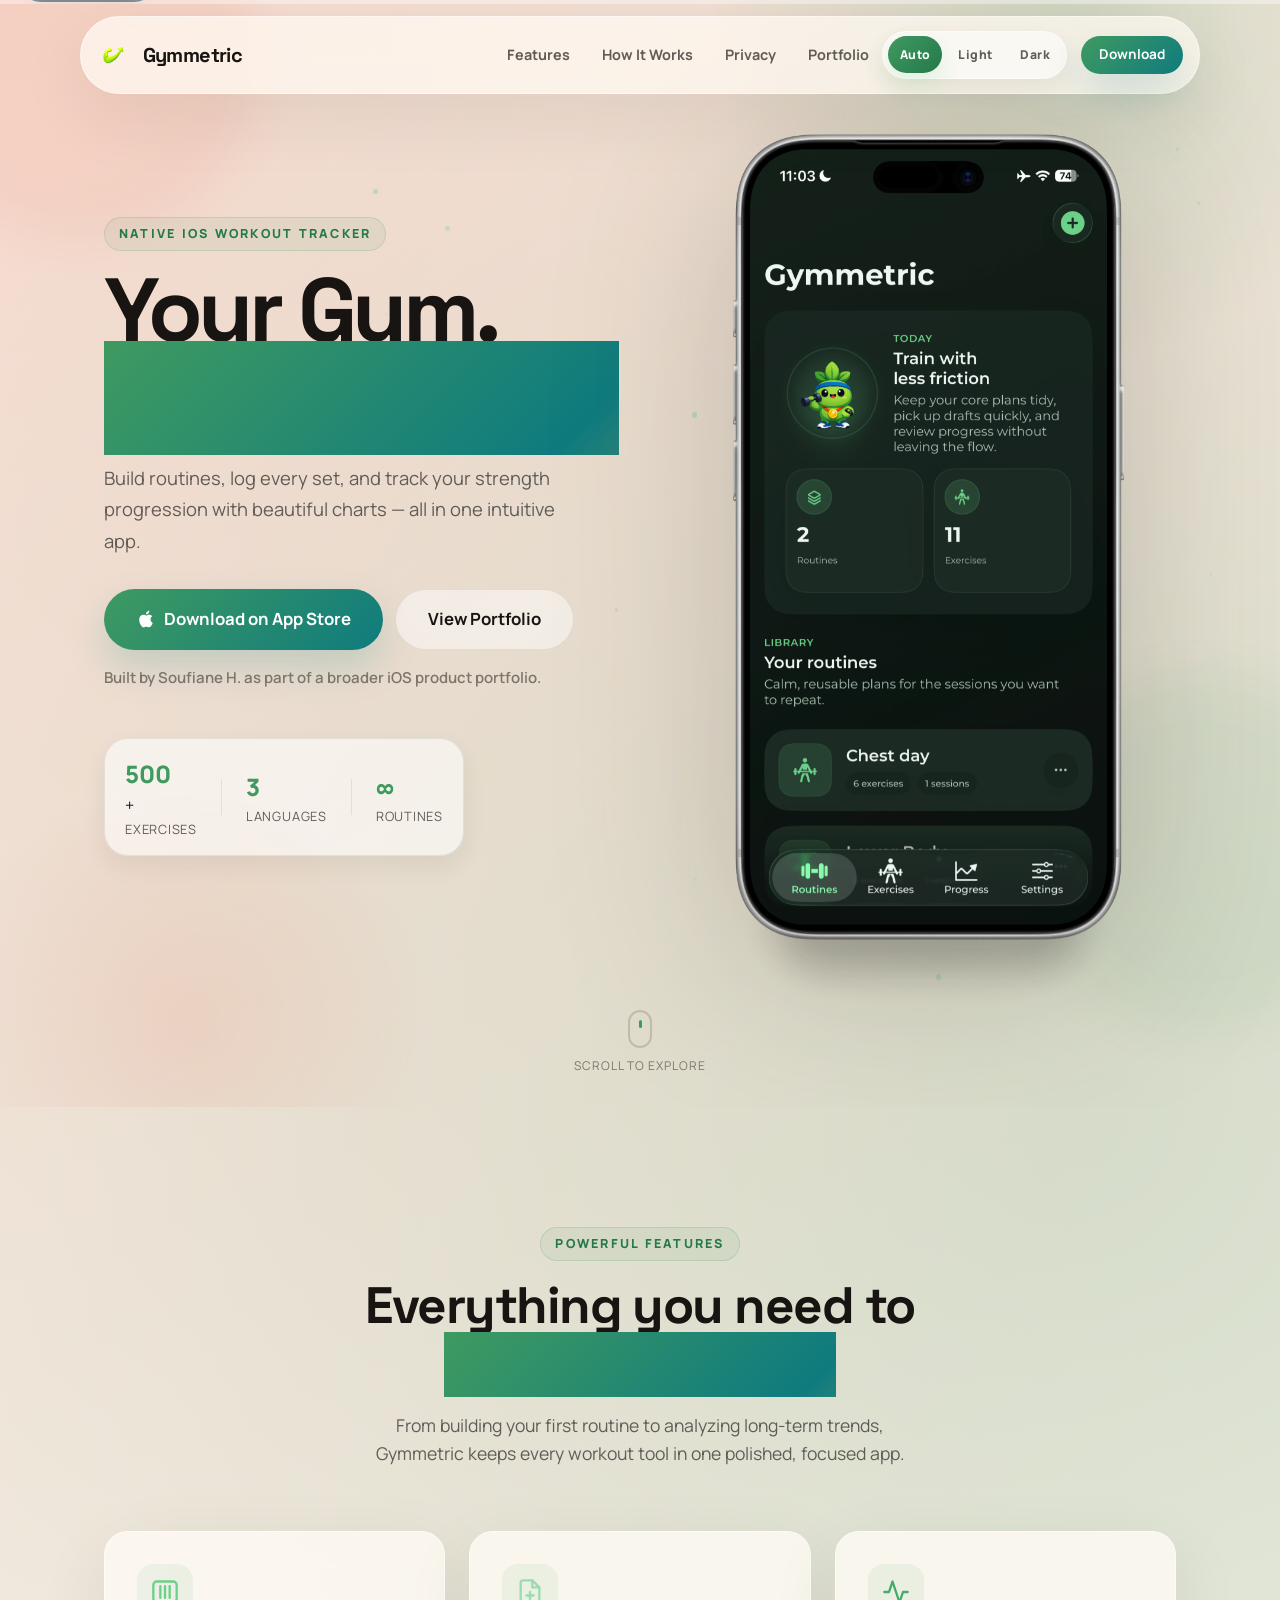
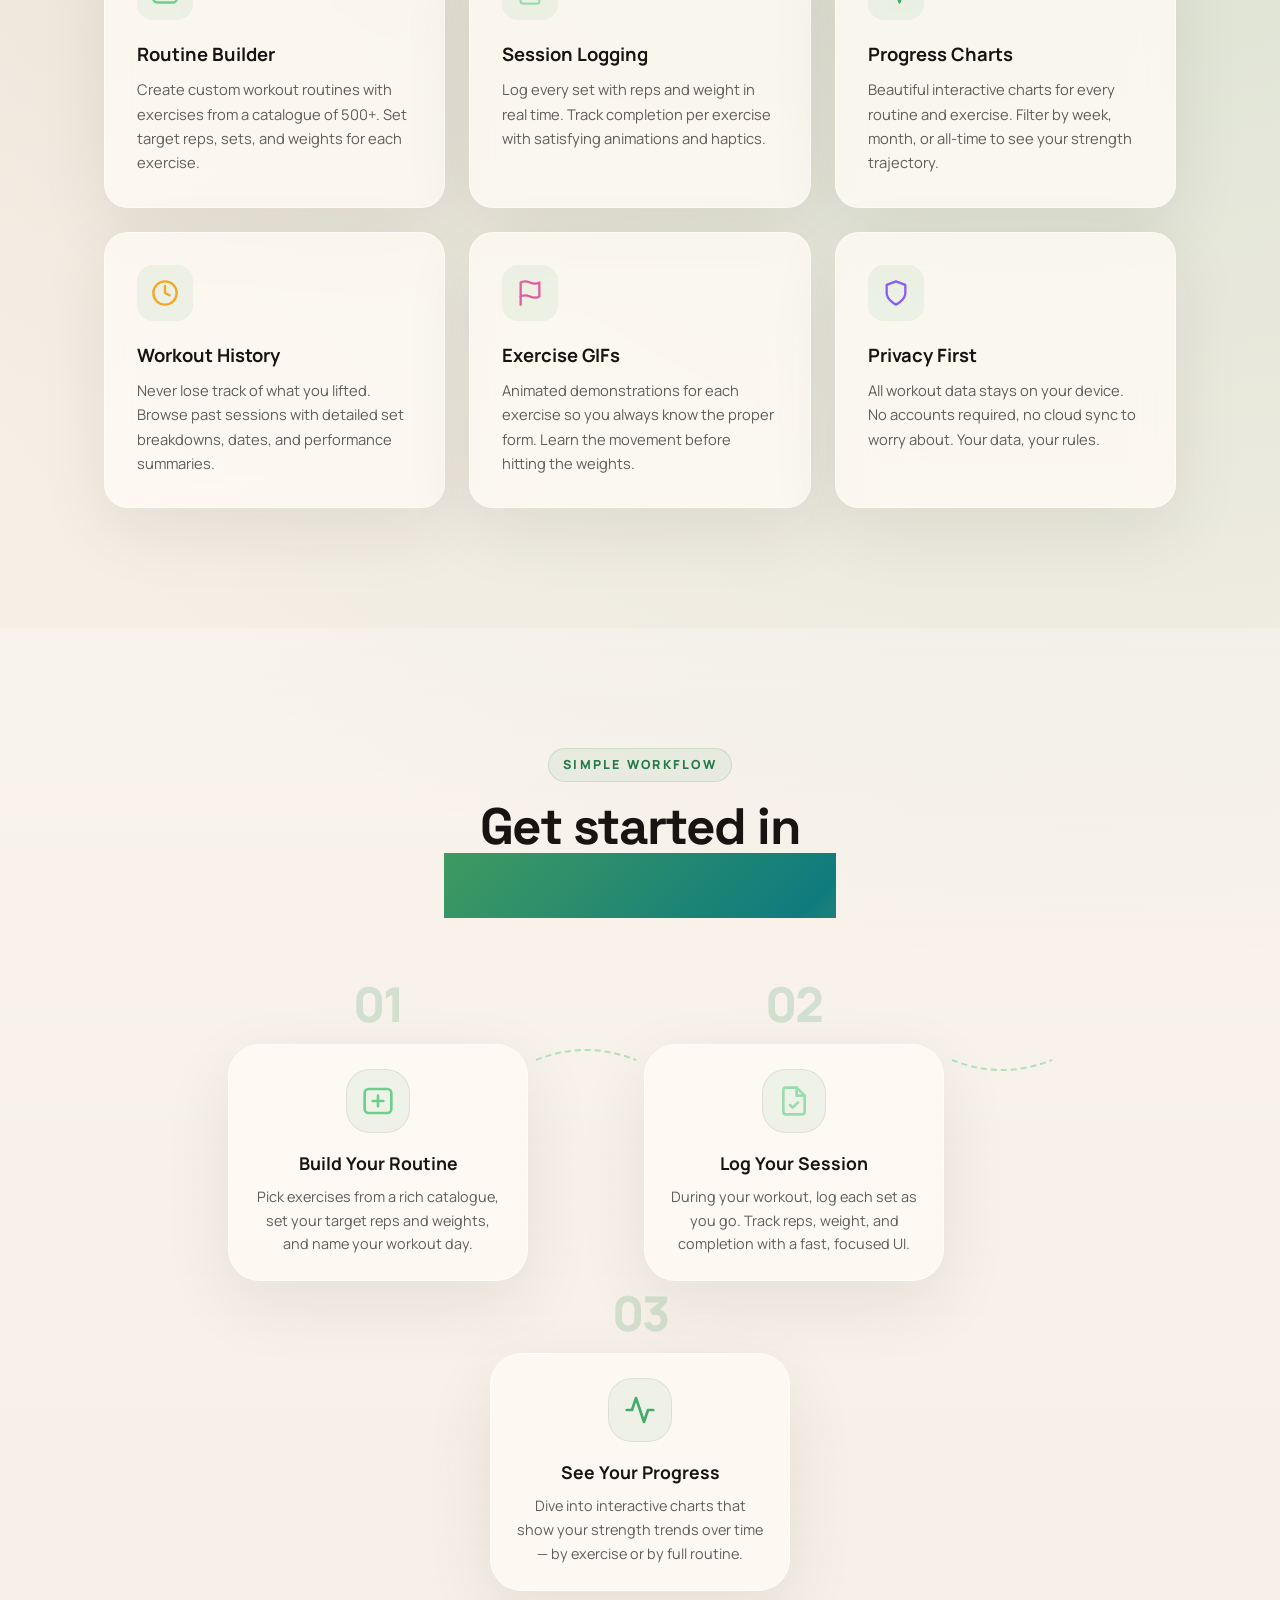
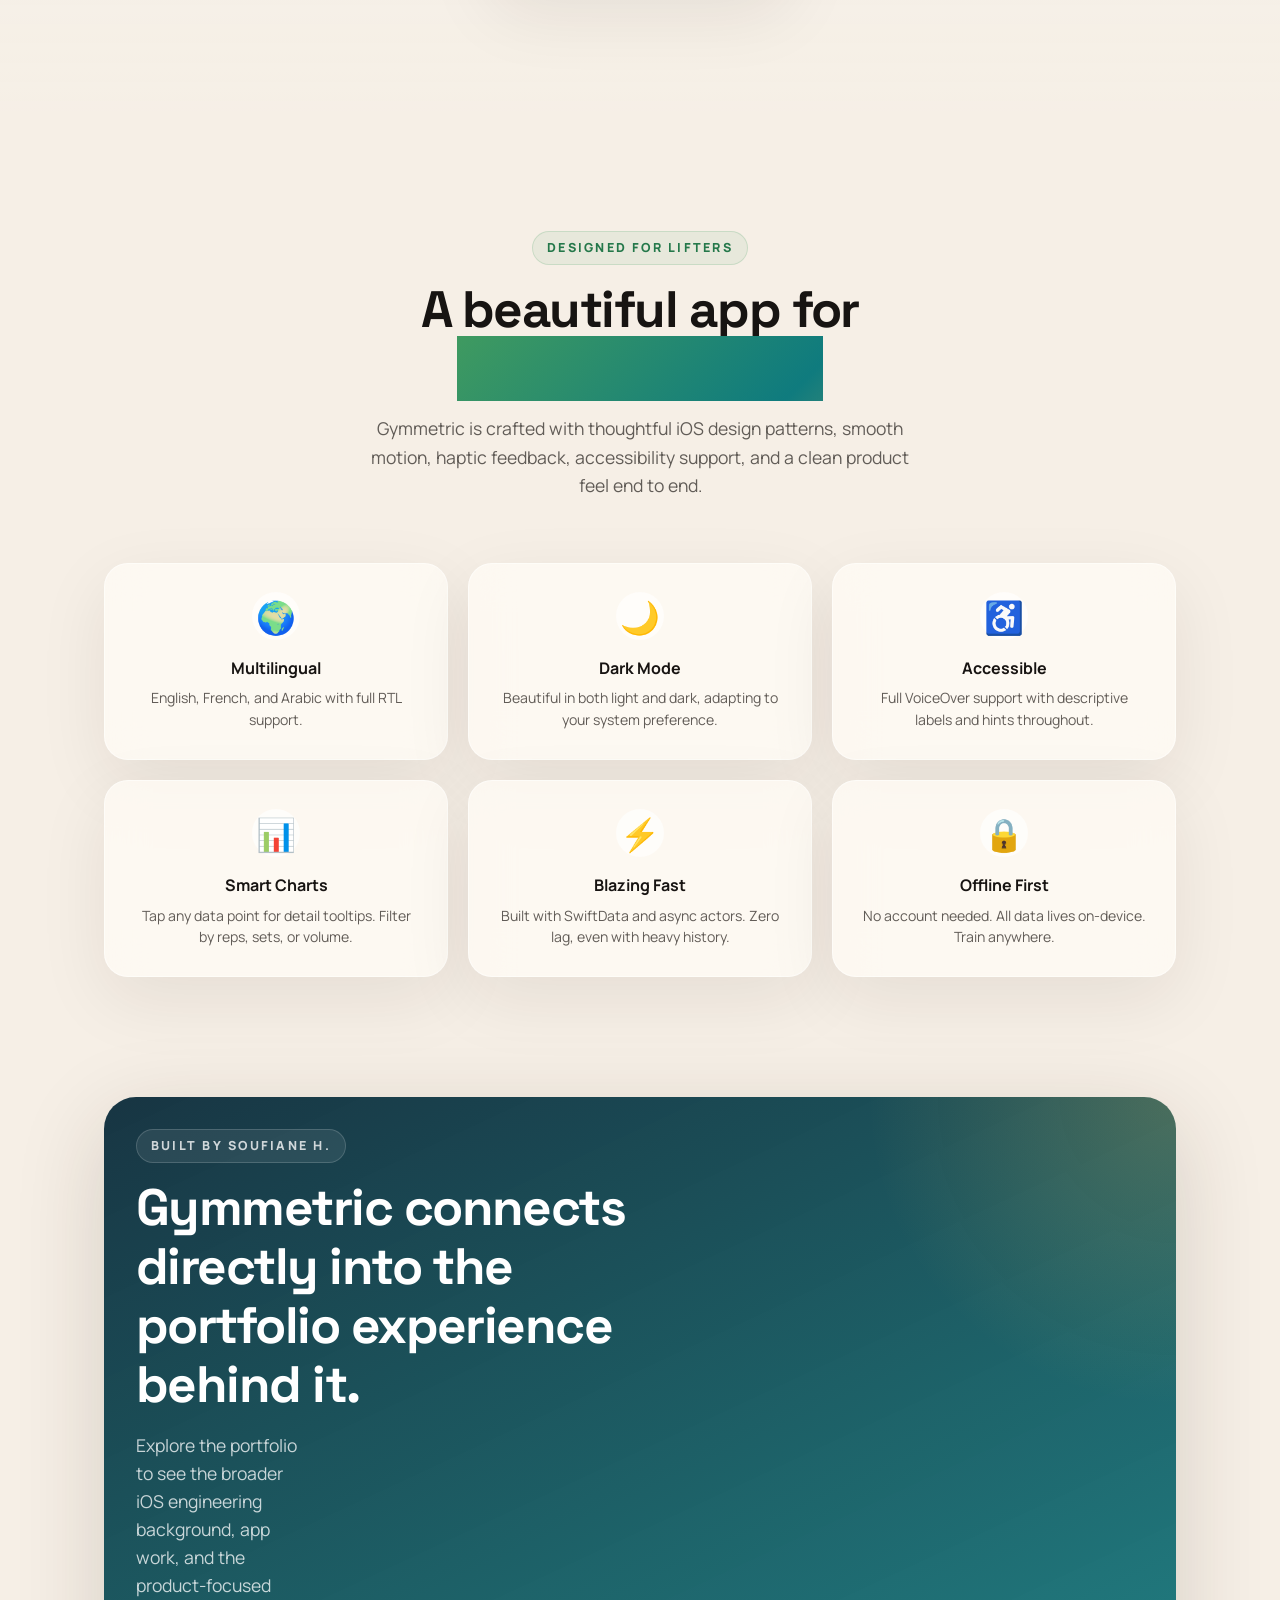
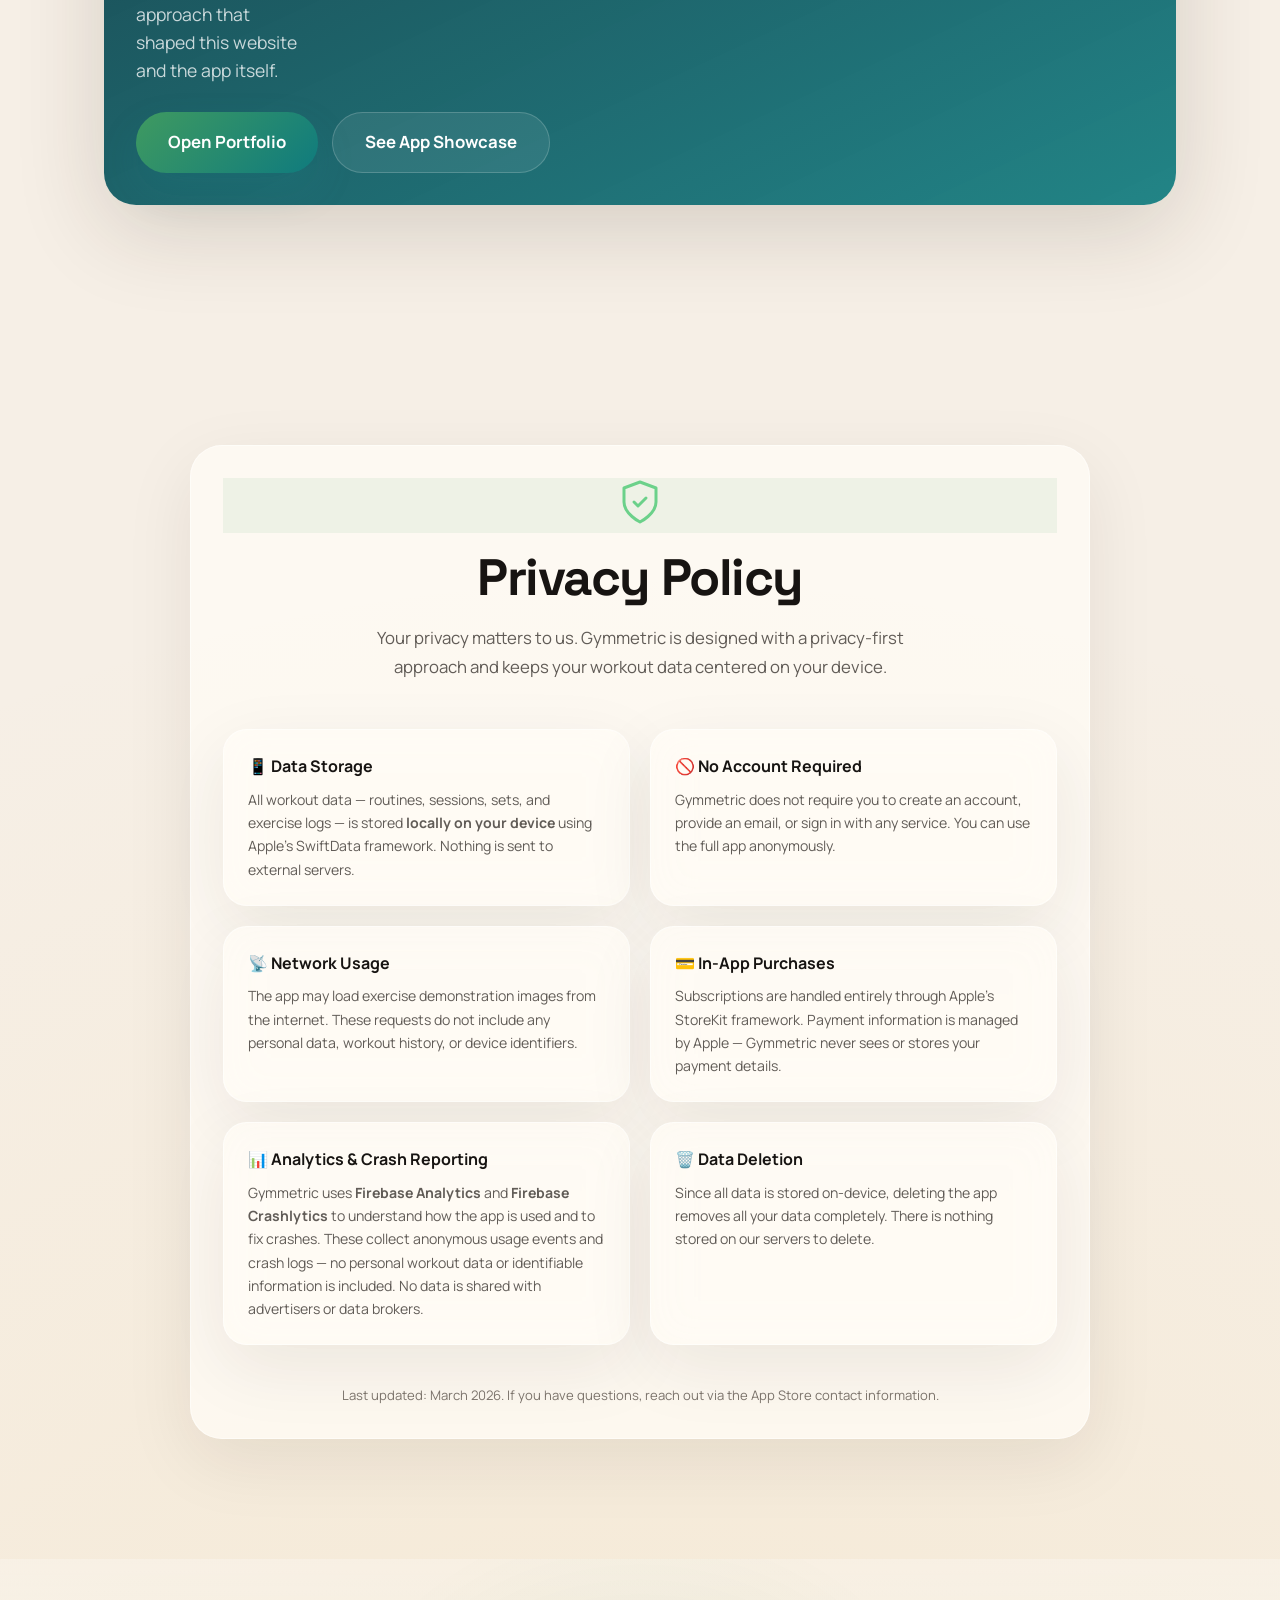
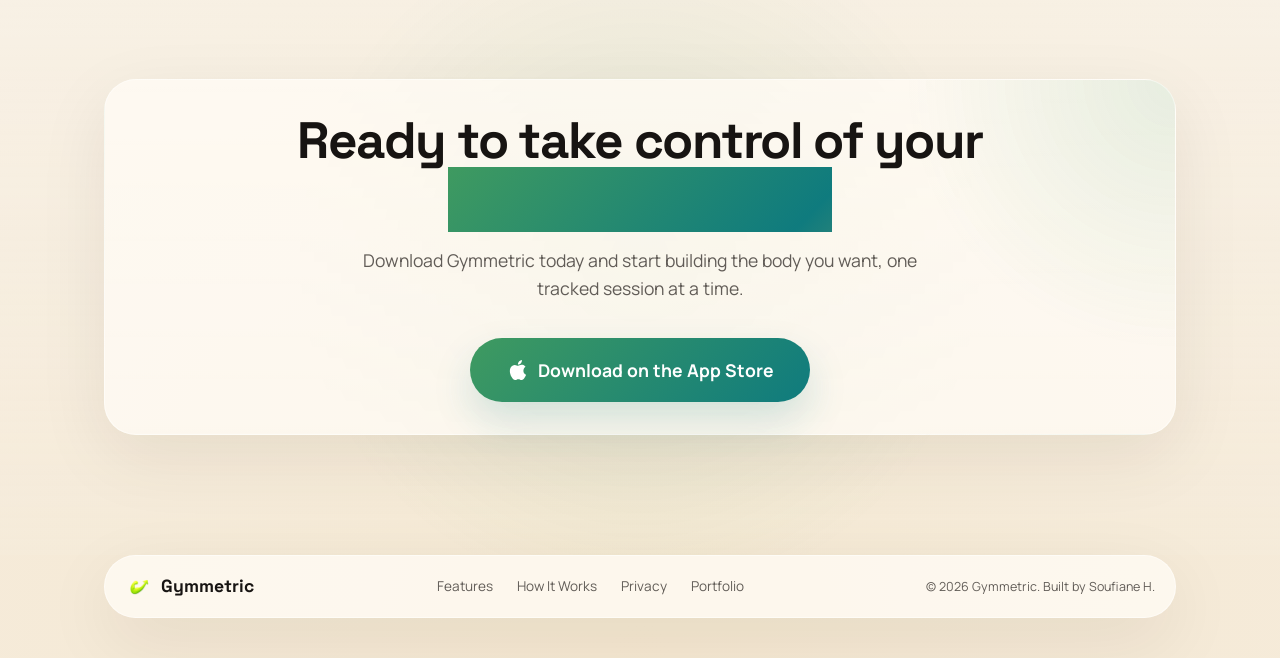
<file: Gymmetric/index.html>
<!DOCTYPE html>
<html lang="en">
<head>
    <meta charset="UTF-8">
    <meta name="viewport" content="width=device-width, initial-scale=1.0">
    <title>Gymmetric — iOS Workout Tracker</title>
    <meta name="description" content="Build routines, track sets and reps, and visualize your progress with beautiful charts. Gymmetric is the iOS workout tracker by Soufiane H. for lifters who want results.">
    <script>
        (function () {
            try {
                var mode = localStorage.getItem('site-theme-mode') || 'system';
                var prefersDark = window.matchMedia('(prefers-color-scheme: dark)').matches;
                var resolved = mode === 'dark' || (mode === 'system' && prefersDark) ? 'dark' : 'light';
                document.documentElement.setAttribute('data-theme-mode', mode);
                document.documentElement.setAttribute('data-theme', resolved);
                document.documentElement.style.colorScheme = resolved;
            } catch (error) {}
        })();
    </script>
    <link rel="stylesheet" href="assets/css/styles.css">
    <link rel="icon" type="image/png" href="assets/images/logo.png">
    <link rel="apple-touch-icon" href="assets/images/logo.png">
    <link rel="preconnect" href="https://fonts.googleapis.com">
    <link rel="preconnect" href="https://fonts.gstatic.com" crossorigin>
    <link href="https://fonts.googleapis.com/css2?family=Manrope:wght@400;500;600;700;800&amp;family=Space+Grotesk:wght@500;700&amp;display=swap" rel="stylesheet">
</head>
<body>
    <a class="skip-link" href="#main-content">Skip to content</a>
    <div class="scroll-progress" aria-hidden="true"><span></span></div>

    <!-- ======================== NAV ======================== -->
    <nav class="nav" id="nav">
        <div class="nav__inner container">
            <a href="#" class="nav__logo">
                <img src="assets/images/logo.png" alt="Gymmetric" class="nav__logo-img">
                Gymmetric
            </a>
            <ul class="nav__links">
                <li><a href="#features">Features</a></li>
                <li><a href="#how-it-works">How It Works</a></li>
                <li><a href="privacy.html">Privacy</a></li>
                <li><a href="../index.html">Portfolio</a></li>
            </ul>
            <div class="theme-switcher theme-switcher--nav" role="group" aria-label="Color theme">
                <button class="theme-switcher__button" type="button" data-theme-option="system" aria-pressed="true">Auto</button>
                <button class="theme-switcher__button" type="button" data-theme-option="light" aria-pressed="false">Light</button>
                <button class="theme-switcher__button" type="button" data-theme-option="dark" aria-pressed="false">Dark</button>
            </div>
            <a href="https://apps.apple.com/ma/app/gymmetric-gym-workout-tracker/id6747186413" target="_blank" rel="noopener" class="btn btn--sm btn--primary nav__cta">Download</a>
            <button class="nav__hamburger" id="hamburger" aria-label="Toggle menu">
                <span></span><span></span><span></span>
            </button>
        </div>
    </nav>

    <!-- Mobile menu -->
    <div class="mobile-menu" id="mobileMenu">
        <ul>
            <li><a href="#features">Features</a></li>
            <li><a href="#how-it-works">How It Works</a></li>
            <li><a href="privacy.html">Privacy</a></li>
            <li><a href="../index.html">Portfolio</a></li>
            <li class="mobile-menu__theme">
                <div class="theme-switcher theme-switcher--mobile" role="group" aria-label="Color theme">
                    <button class="theme-switcher__button" type="button" data-theme-option="system" aria-pressed="true">Auto</button>
                    <button class="theme-switcher__button" type="button" data-theme-option="light" aria-pressed="false">Light</button>
                    <button class="theme-switcher__button" type="button" data-theme-option="dark" aria-pressed="false">Dark</button>
                </div>
            </li>
            <li><a href="https://apps.apple.com/ma/app/gymmetric-gym-workout-tracker/id6747186413" target="_blank" rel="noopener" class="btn btn--primary btn--block">Download</a></li>
        </ul>
    </div>

    <main id="main-content">
    <!-- ======================== HERO ======================== -->
    <section class="hero" id="hero">
        <div class="hero__bg-glow"></div>
        <div class="hero__bg-grid"></div>
        <div class="container hero__inner">
            <div class="hero__content reveal">
                <span class="badge">Native iOS Workout Tracker</span>
                <h1 class="hero__title">
                    Your Gym.<br>
                    <span class="gradient-text">Your Metrics.</span>
                </h1>
                <p class="hero__subtitle">
                    Build routines, log every set, and track your strength progression with beautiful charts — all in one intuitive app.
                </p>
                <div class="hero__actions">
                    <a href="https://apps.apple.com/ma/app/gymmetric-gym-workout-tracker/id6747186413" target="_blank" rel="noopener" class="btn btn--primary btn--lg">
                        <svg width="20" height="20" viewBox="0 0 24 24" fill="currentColor"><path d="M18.71 19.5c-.83 1.24-1.71 2.45-3.05 2.47-1.34.03-1.77-.79-3.29-.79-1.53 0-2 .77-3.27.82-1.31.05-2.3-1.32-3.14-2.53C4.25 17 2.94 12.45 4.7 9.39c.87-1.52 2.43-2.48 4.12-2.51 1.28-.02 2.5.87 3.29.87.78 0 2.26-1.07 3.8-.91.65.03 2.47.26 3.64 1.98-.09.06-2.17 1.28-2.15 3.81.03 3.02 2.65 4.03 2.68 4.04-.03.07-.42 1.44-1.38 2.83M13 3.5c.73-.83 1.94-1.46 2.94-1.5.13 1.17-.34 2.35-1.04 3.19-.69.85-1.83 1.51-2.95 1.42-.15-1.15.41-2.35 1.05-3.11z"/></svg>
                        Download on App Store
                    </a>
                    <a href="../index.html" class="btn btn--ghost btn--lg">View Portfolio</a>
                </div>
                <p class="hero__portfolio-note">Built by Soufiane H. as part of a broader iOS product portfolio.</p>
                <div class="hero__stats">
                    <div class="hero__stat">
                        <span class="hero__stat-value counter" data-target="500">0</span>+
                        <span class="hero__stat-label">Exercises</span>
                    </div>
                    <div class="hero__stat-divider"></div>
                    <div class="hero__stat">
                        <span class="hero__stat-value counter" data-target="3">0</span>
                        <span class="hero__stat-label">Languages</span>
                    </div>
                    <div class="hero__stat-divider"></div>
                    <div class="hero__stat">
                        <span class="hero__stat-value">∞</span>
                        <span class="hero__stat-label">Routines</span>
                    </div>
                </div>
            </div>
            <div class="hero__visual reveal reveal--delay-1">
                <div class="phone-mockup phone-mockup--asset">
                    <img src="assets/images/mockup.png" alt="Workout tracker app mockup showing routines, workout stats, and progress charts" class="phone-mockup__asset">
                </div>
            </div>
        </div>
        <div class="hero__scroll-hint">
            <div class="hero__scroll-mouse">
                <div class="hero__scroll-dot"></div>
            </div>
            <span>Scroll to explore</span>
        </div>
    </section>

    <!-- ======================== FEATURES ======================== -->
    <section class="features" id="features">
        <div class="container">
            <div class="section-header reveal">
                <span class="badge">Powerful Features</span>
                <h2 class="section-title">Everything you need to<br><span class="gradient-text">crush your goals</span></h2>
                <p class="section-subtitle">From building your first routine to analyzing long-term trends, Gymmetric keeps every workout tool in one polished, focused app.</p>
            </div>

            <div class="features__grid">
                <div class="feature-card reveal">
                    <div class="feature-card__icon" style="--accent: #6BD18A;">
                        <svg width="28" height="28" viewBox="0 0 24 24" fill="none" stroke="currentColor" stroke-width="2" stroke-linecap="round" stroke-linejoin="round"><rect x="2" y="3" width="20" height="18" rx="3"/><path d="M8 7v10"/><path d="M12 7v10"/><path d="M16 7v10"/></svg>
                    </div>
                    <h3 class="feature-card__title">Routine Builder</h3>
                    <p class="feature-card__desc">Create custom workout routines with exercises from a catalogue of 500+. Set target reps, sets, and weights for each exercise.</p>
                </div>

                <div class="feature-card reveal">
                    <div class="feature-card__icon" style="--accent: #9ADCB0;">
                        <svg width="28" height="28" viewBox="0 0 24 24" fill="none" stroke="currentColor" stroke-width="2" stroke-linecap="round" stroke-linejoin="round"><path d="M14 2H6a2 2 0 0 0-2 2v16a2 2 0 0 0 2 2h12a2 2 0 0 0 2-2V8z"/><polyline points="14 2 14 8 20 8"/><line x1="12" y1="18" x2="12" y2="12"/><line x1="9" y1="15" x2="15" y2="15"/></svg>
                    </div>
                    <h3 class="feature-card__title">Session Logging</h3>
                    <p class="feature-card__desc">Log every set with reps and weight in real time. Track completion per exercise with satisfying animations and haptics.</p>
                </div>

                <div class="feature-card reveal">
                    <div class="feature-card__icon" style="--accent: #42AD6B;">
                        <svg width="28" height="28" viewBox="0 0 24 24" fill="none" stroke="currentColor" stroke-width="2" stroke-linecap="round" stroke-linejoin="round"><polyline points="22 12 18 12 15 21 9 3 6 12 2 12"/></svg>
                    </div>
                    <h3 class="feature-card__title">Progress Charts</h3>
                    <p class="feature-card__desc">Beautiful interactive charts for every routine and exercise. Filter by week, month, or all-time to see your strength trajectory.</p>
                </div>

                <div class="feature-card reveal">
                    <div class="feature-card__icon" style="--accent: #F5A623;">
                        <svg width="28" height="28" viewBox="0 0 24 24" fill="none" stroke="currentColor" stroke-width="2" stroke-linecap="round" stroke-linejoin="round"><circle cx="12" cy="12" r="10"/><path d="M12 6v6l4 2"/></svg>
                    </div>
                    <h3 class="feature-card__title">Workout History</h3>
                    <p class="feature-card__desc">Never lose track of what you lifted. Browse past sessions with detailed set breakdowns, dates, and performance summaries.</p>
                </div>

                <div class="feature-card reveal">
                    <div class="feature-card__icon" style="--accent: #E05D9E;">
                        <svg width="28" height="28" viewBox="0 0 24 24" fill="none" stroke="currentColor" stroke-width="2" stroke-linecap="round" stroke-linejoin="round"><path d="M4 15s1-1 4-1 5 2 8 2 4-1 4-1V3s-1 1-4 1-5-2-8-2-4 1-4 1z"/><line x1="4" y1="22" x2="4" y2="15"/></svg>
                    </div>
                    <h3 class="feature-card__title">Exercise GIFs</h3>
                    <p class="feature-card__desc">Animated demonstrations for each exercise so you always know the proper form. Learn the movement before hitting the weights.</p>
                </div>

                <div class="feature-card reveal">
                    <div class="feature-card__icon" style="--accent: #8B5CF6;">
                        <svg width="28" height="28" viewBox="0 0 24 24" fill="none" stroke="currentColor" stroke-width="2" stroke-linecap="round" stroke-linejoin="round"><path d="M12 22s8-4 8-10V5l-8-3-8 3v7c0 6 8 10 8 10z"/></svg>
                    </div>
                    <h3 class="feature-card__title">Privacy First</h3>
                    <p class="feature-card__desc">All workout data stays on your device. No accounts required, no cloud sync to worry about. Your data, your rules.</p>
                </div>
            </div>
        </div>
    </section>

    <!-- ======================== HOW IT WORKS ======================== -->
    <section class="how-it-works" id="how-it-works">
        <div class="container">
            <div class="section-header reveal">
                <span class="badge">Simple workflow</span>
                <h2 class="section-title">Get started in<br><span class="gradient-text">three easy steps</span></h2>
            </div>

            <div class="steps">
                <div class="step reveal">
                    <div class="step__number">01</div>
                    <div class="step__content">
                        <div class="step__icon-wrap">
                            <svg width="32" height="32" viewBox="0 0 24 24" fill="none" stroke="#6BD18A" stroke-width="2" stroke-linecap="round" stroke-linejoin="round"><rect x="2" y="3" width="20" height="18" rx="3"/><line x1="12" y1="8" x2="12" y2="16"/><line x1="8" y1="12" x2="16" y2="12"/></svg>
                        </div>
                        <h3 class="step__title">Build Your Routine</h3>
                        <p class="step__desc">Pick exercises from a rich catalogue, set your target reps and weights, and name your workout day.</p>
                    </div>
                </div>

                <div class="step__connector reveal">
                    <svg width="100" height="40" viewBox="0 0 100 40">
                        <path d="M0,20 Q50,0 100,20" fill="none" stroke="#6BD18A" stroke-width="2" stroke-dasharray="6 4" opacity="0.5"/>
                    </svg>
                </div>

                <div class="step reveal">
                    <div class="step__number">02</div>
                    <div class="step__content">
                        <div class="step__icon-wrap">
                            <svg width="32" height="32" viewBox="0 0 24 24" fill="none" stroke="#9ADCB0" stroke-width="2" stroke-linecap="round" stroke-linejoin="round"><path d="M14 2H6a2 2 0 0 0-2 2v16a2 2 0 0 0 2 2h12a2 2 0 0 0 2-2V8z"/><polyline points="14 2 14 8 20 8"/><path d="M9 15l2 2 4-4"/></svg>
                        </div>
                        <h3 class="step__title">Log Your Session</h3>
                        <p class="step__desc">During your workout, log each set as you go. Track reps, weight, and completion with a fast, focused UI.</p>
                    </div>
                </div>

                <div class="step__connector reveal">
                    <svg width="100" height="40" viewBox="0 0 100 40">
                        <path d="M0,20 Q50,40 100,20" fill="none" stroke="#6BD18A" stroke-width="2" stroke-dasharray="6 4" opacity="0.5"/>
                    </svg>
                </div>

                <div class="step reveal">
                    <div class="step__number">03</div>
                    <div class="step__content">
                        <div class="step__icon-wrap">
                            <svg width="32" height="32" viewBox="0 0 24 24" fill="none" stroke="#42AD6B" stroke-width="2" stroke-linecap="round" stroke-linejoin="round"><polyline points="22 12 18 12 15 21 9 3 6 12 2 12"/></svg>
                        </div>
                        <h3 class="step__title">See Your Progress</h3>
                        <p class="step__desc">Dive into interactive charts that show your strength trends over time — by exercise or by full routine.</p>
                    </div>
                </div>
            </div>
        </div>
    </section>

    <!-- ======================== APP SHOWCASE ======================== -->
    <section class="showcase">
        <div class="container">
            <div class="section-header reveal">
                <span class="badge">Designed for lifters</span>
                <h2 class="section-title">A beautiful app for<br><span class="gradient-text">serious training</span></h2>
                <p class="section-subtitle">Gymmetric is crafted with thoughtful iOS design patterns, smooth motion, haptic feedback, accessibility support, and a clean product feel end to end.</p>
            </div>
            <div class="showcase__cards">
                <div class="showcase-card reveal">
                    <div class="showcase-card__emoji">🌍</div>
                    <h4>Multilingual</h4>
                    <p>English, French, and Arabic with full RTL support.</p>
                </div>
                <div class="showcase-card reveal">
                    <div class="showcase-card__emoji">🌙</div>
                    <h4>Dark Mode</h4>
                    <p>Beautiful in both light and dark, adapting to your system preference.</p>
                </div>
                <div class="showcase-card reveal">
                    <div class="showcase-card__emoji">♿</div>
                    <h4>Accessible</h4>
                    <p>Full VoiceOver support with descriptive labels and hints throughout.</p>
                </div>
                <div class="showcase-card reveal">
                    <div class="showcase-card__emoji">📊</div>
                    <h4>Smart Charts</h4>
                    <p>Tap any data point for detail tooltips. Filter by reps, sets, or volume.</p>
                </div>
                <div class="showcase-card reveal">
                    <div class="showcase-card__emoji">⚡</div>
                    <h4>Blazing Fast</h4>
                    <p>Built with SwiftData and async actors. Zero lag, even with heavy history.</p>
                </div>
                <div class="showcase-card reveal">
                    <div class="showcase-card__emoji">🔒</div>
                    <h4>Offline First</h4>
                    <p>No account needed. All data lives on-device. Train anywhere.</p>
                </div>
            </div>
        </div>
    </section>

    <!-- ======================== CREATOR BRIDGE ======================== -->
    <section class="creator-bridge" id="creator-bridge">
        <div class="container">
            <div class="creator-bridge__card reveal">
                <span class="badge">Built by Soufiane H.</span>
                <h2 class="section-title">Gymmetric connects directly into the portfolio experience behind it.</h2>
                <p class="section-subtitle">Explore the portfolio to see the broader iOS engineering background, app work, and the product-focused approach that shaped this website and the app itself.</p>
                <div class="creator-bridge__actions">
                    <a href="../index.html" class="btn btn--primary btn--lg">Open Portfolio</a>
                    <a href="../index.html#apps" class="btn btn--ghost btn--lg">See App Showcase</a>
                </div>
            </div>
        </div>
    </section>


    <!-- ======================== PRIVACY ======================== -->
    <section class="privacy" id="privacy">
        <div class="container">
            <div class="privacy__inner reveal">
                <div class="privacy__icon">
                    <svg width="48" height="48" viewBox="0 0 24 24" fill="none" stroke="#6BD18A" stroke-width="1.5" stroke-linecap="round" stroke-linejoin="round"><path d="M12 22s8-4 8-10V5l-8-3-8 3v7c0 6 8 10 8 10z"/><polyline points="9 12 11 14 15 10"/></svg>
                </div>
                <h2 class="section-title">Privacy Policy</h2>
                <p class="privacy__intro">Your privacy matters to us. Gymmetric is designed with a privacy-first approach and keeps your workout data centered on your device.</p>

                <div class="privacy__grid">
                    <div class="privacy__card">
                        <h4>📱 Data Storage</h4>
                        <p>All workout data — routines, sessions, sets, and exercise logs — is stored <strong>locally on your device</strong> using Apple's SwiftData framework. Nothing is sent to external servers.</p>
                    </div>
                    <div class="privacy__card">
                        <h4>🚫 No Account Required</h4>
                        <p>Gymmetric does not require you to create an account, provide an email, or sign in with any service. You can use the full app anonymously.</p>
                    </div>
                    <div class="privacy__card">
                        <h4>📡 Network Usage</h4>
                        <p>The app may load exercise demonstration images from the internet. These requests do not include any personal data, workout history, or device identifiers.</p>
                    </div>
                    <div class="privacy__card">
                        <h4>💳 In-App Purchases</h4>
                        <p>Subscriptions are handled entirely through Apple's StoreKit framework. Payment information is managed by Apple — Gymmetric never sees or stores your payment details.</p>
                    </div>
                    <div class="privacy__card">
                        <h4>📊 Analytics &amp; Crash Reporting</h4>
                        <p>Gymmetric uses <strong>Firebase Analytics</strong> and <strong>Firebase Crashlytics</strong> to understand how the app is used and to fix crashes. These collect anonymous usage events and crash logs — no personal workout data or identifiable information is included. No data is shared with advertisers or data brokers.</p>
                    </div>
                    <div class="privacy__card">
                        <h4>🗑️ Data Deletion</h4>
                        <p>Since all data is stored on-device, deleting the app removes all your data completely. There is nothing stored on our servers to delete.</p>
                    </div>
                </div>

                <p class="privacy__footer">Last updated: March 2026. If you have questions, reach out via the App Store contact information.</p>
            </div>
        </div>
    </section>

    <!-- ======================== CTA / DOWNLOAD ======================== -->
    <section class="cta" id="download">
        <div class="cta__glow"></div>
        <div class="container">
            <div class="cta__inner reveal">
                <h2 class="section-title">Ready to take control of your<br><span class="gradient-text">fitness journey?</span></h2>
                <p class="section-subtitle">Download Gymmetric today and start building the body you want, one tracked session at a time.</p>
                <a href="https://apps.apple.com/ma/app/gymmetric-gym-workout-tracker/id6747186413" target="_blank" rel="noopener" class="btn btn--primary btn--lg btn--app-store">
                    <svg width="24" height="24" viewBox="0 0 24 24" fill="currentColor"><path d="M18.71 19.5c-.83 1.24-1.71 2.45-3.05 2.47-1.34.03-1.77-.79-3.29-.79-1.53 0-2 .77-3.27.82-1.31.05-2.3-1.32-3.14-2.53C4.25 17 2.94 12.45 4.7 9.39c.87-1.52 2.43-2.48 4.12-2.51 1.28-.02 2.5.87 3.29.87.78 0 2.26-1.07 3.8-.91.65.03 2.47.26 3.64 1.98-.09.06-2.17 1.28-2.15 3.81.03 3.02 2.65 4.03 2.68 4.04-.03.07-.42 1.44-1.38 2.83M13 3.5c.73-.83 1.94-1.46 2.94-1.5.13 1.17-.34 2.35-1.04 3.19-.69.85-1.83 1.51-2.95 1.42-.15-1.15.41-2.35 1.05-3.11z"/></svg>
                    Download on the App Store
                </a>
            </div>
        </div>
    </section>
    </main>

    <!-- ======================== FOOTER ======================== -->
    <footer class="footer">
        <div class="container">
            <div class="footer__inner">
                <div class="footer__brand">
                    <img src="assets/images/logo.png" alt="Gymmetric" class="footer__logo-img">
                    <span>Gymmetric</span>
                </div>
                <div class="footer__links">
                    <a href="#features">Features</a>
                    <a href="#how-it-works">How It Works</a>
                    <a href="privacy.html">Privacy</a>
                    <a href="../index.html">Portfolio</a>
                </div>
                <p class="footer__copy">&copy; 2026 Gymmetric. Built by Soufiane H.</p>
            </div>
        </div>
    </footer>

    <script src="assets/js/script.js"></script>
</body>
</html>
</file>
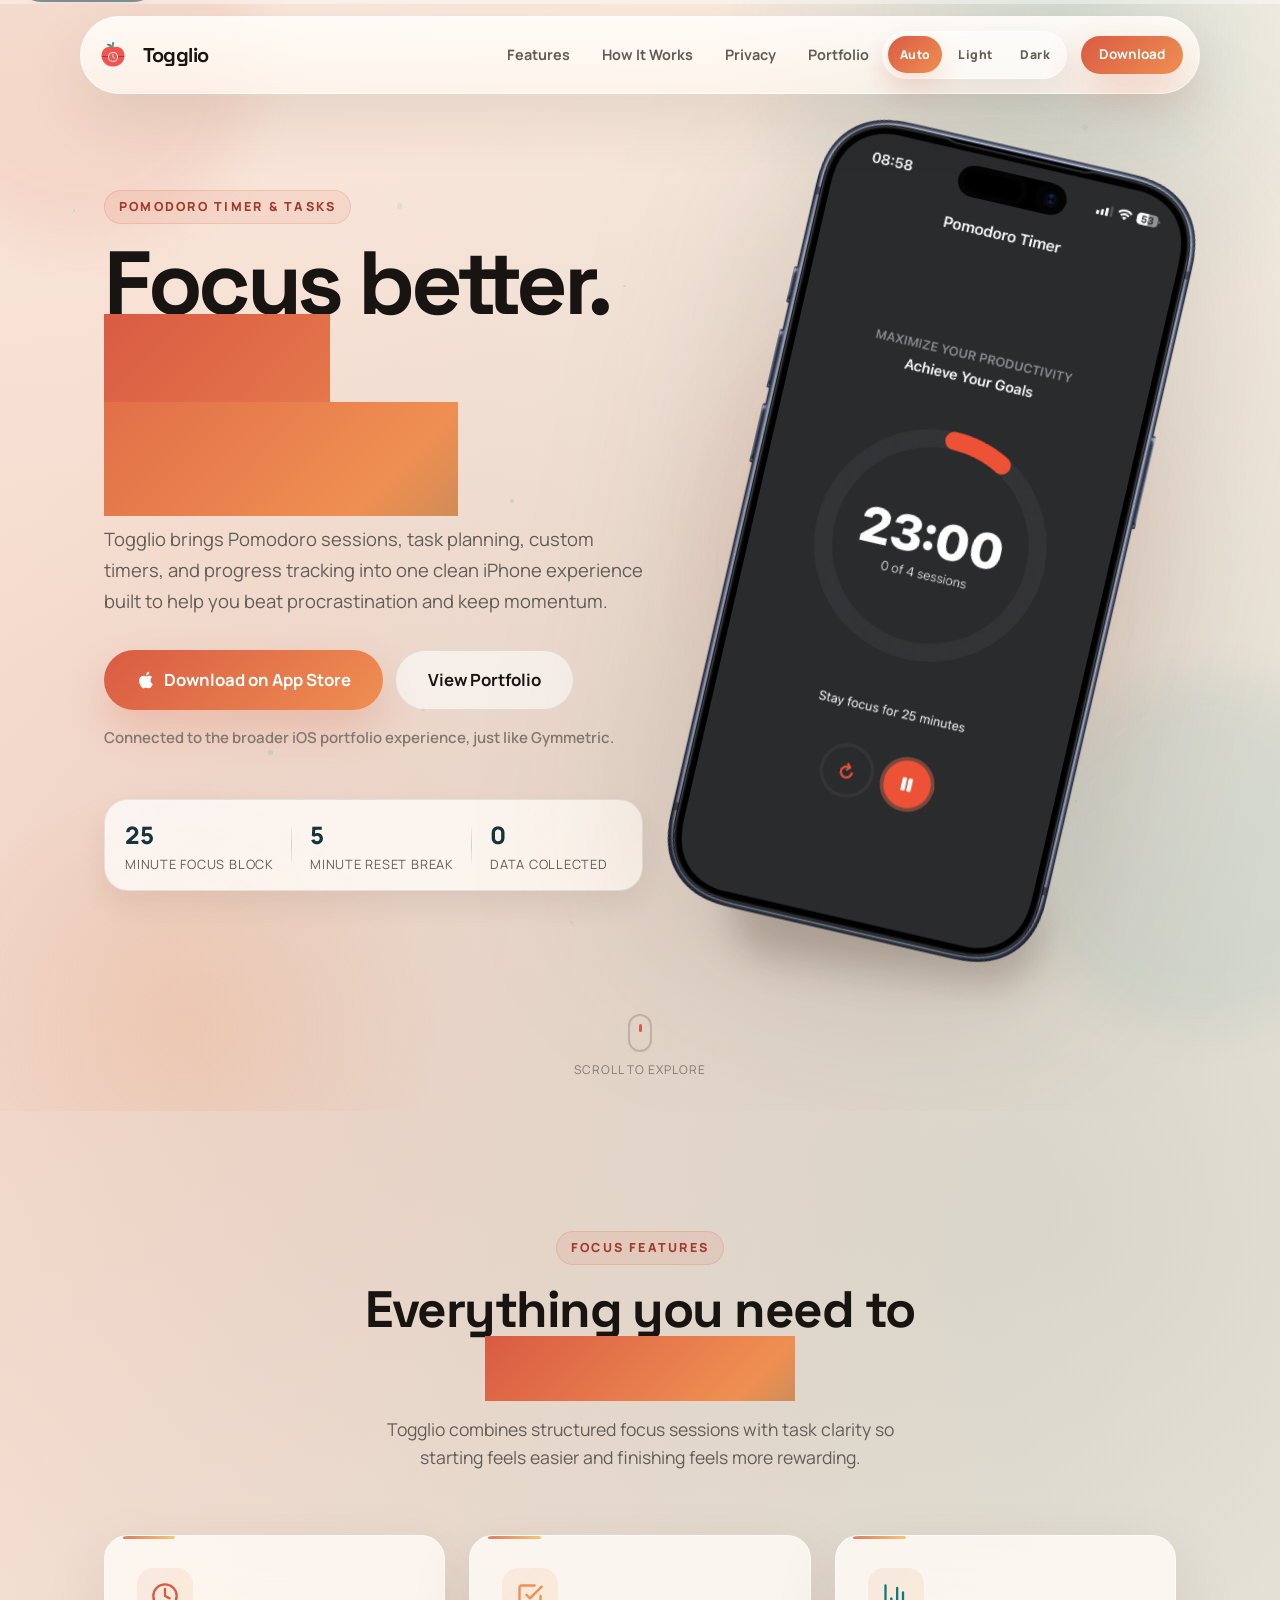
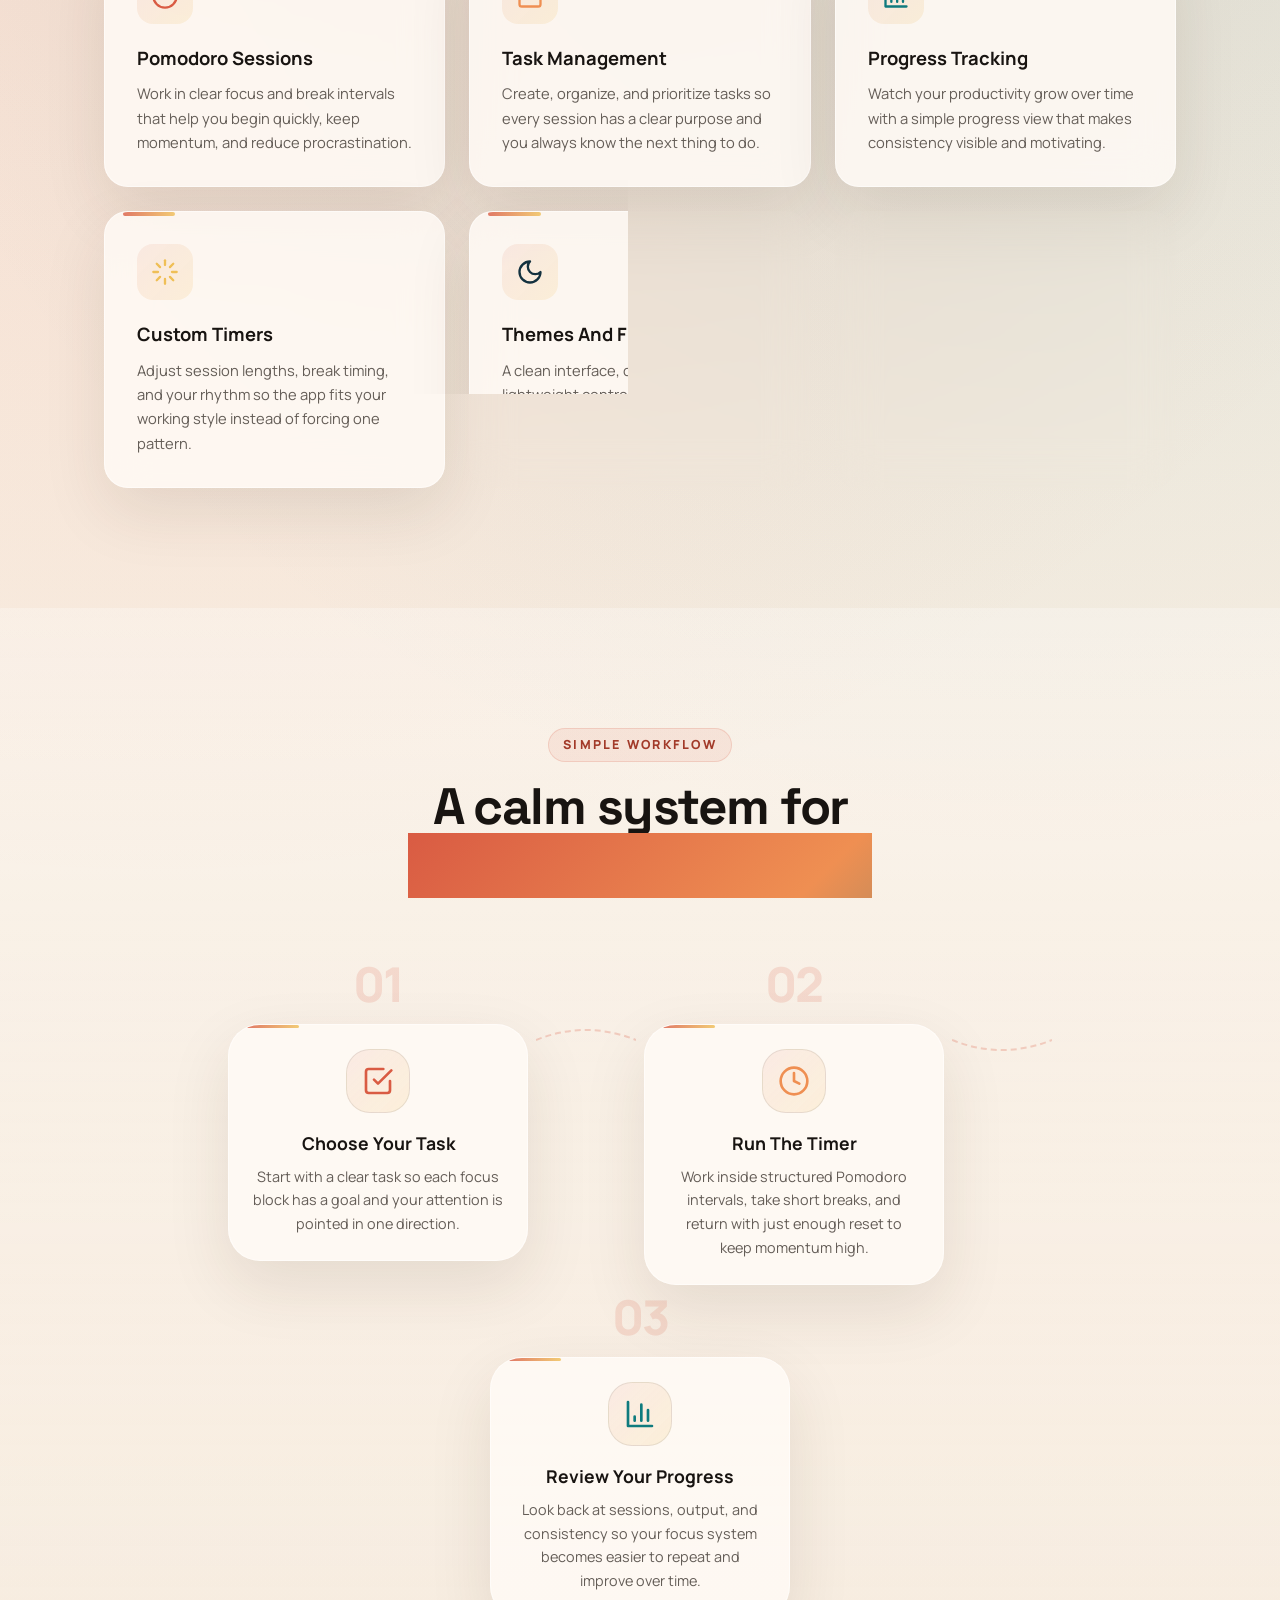
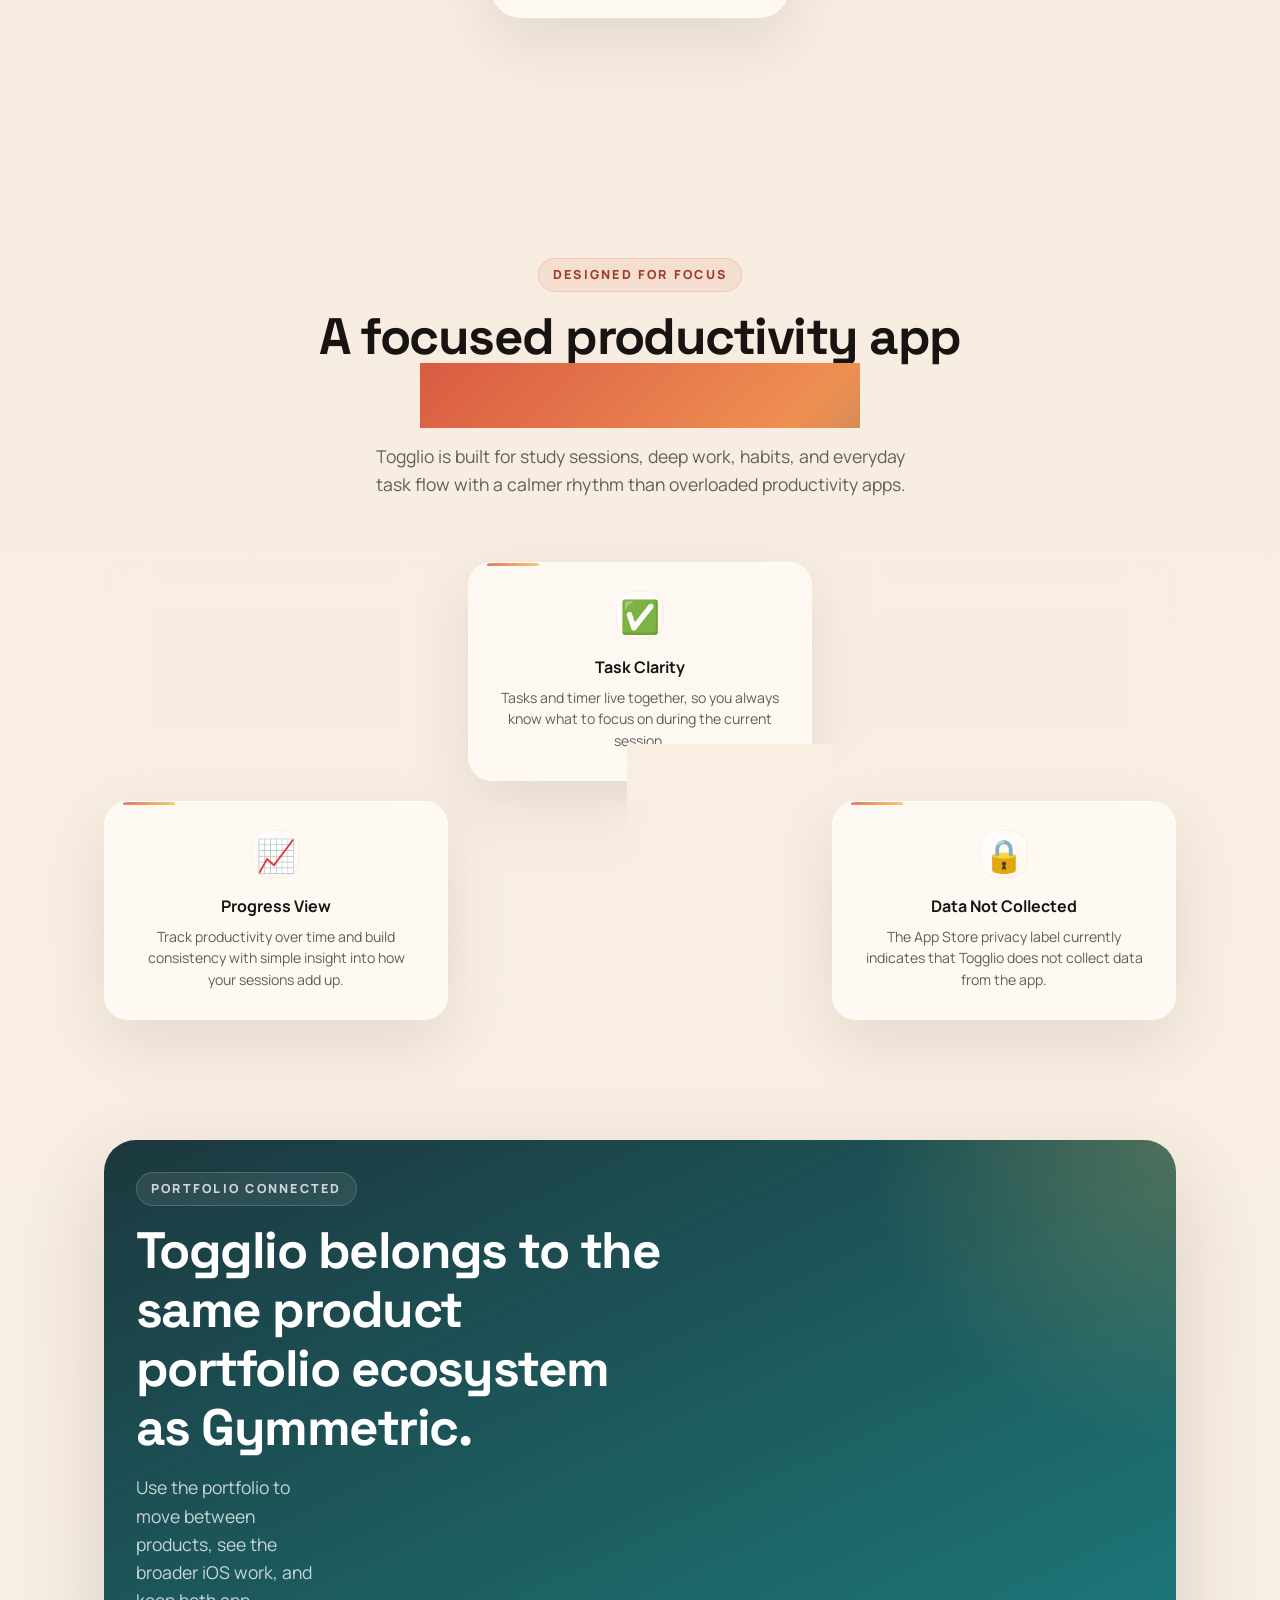
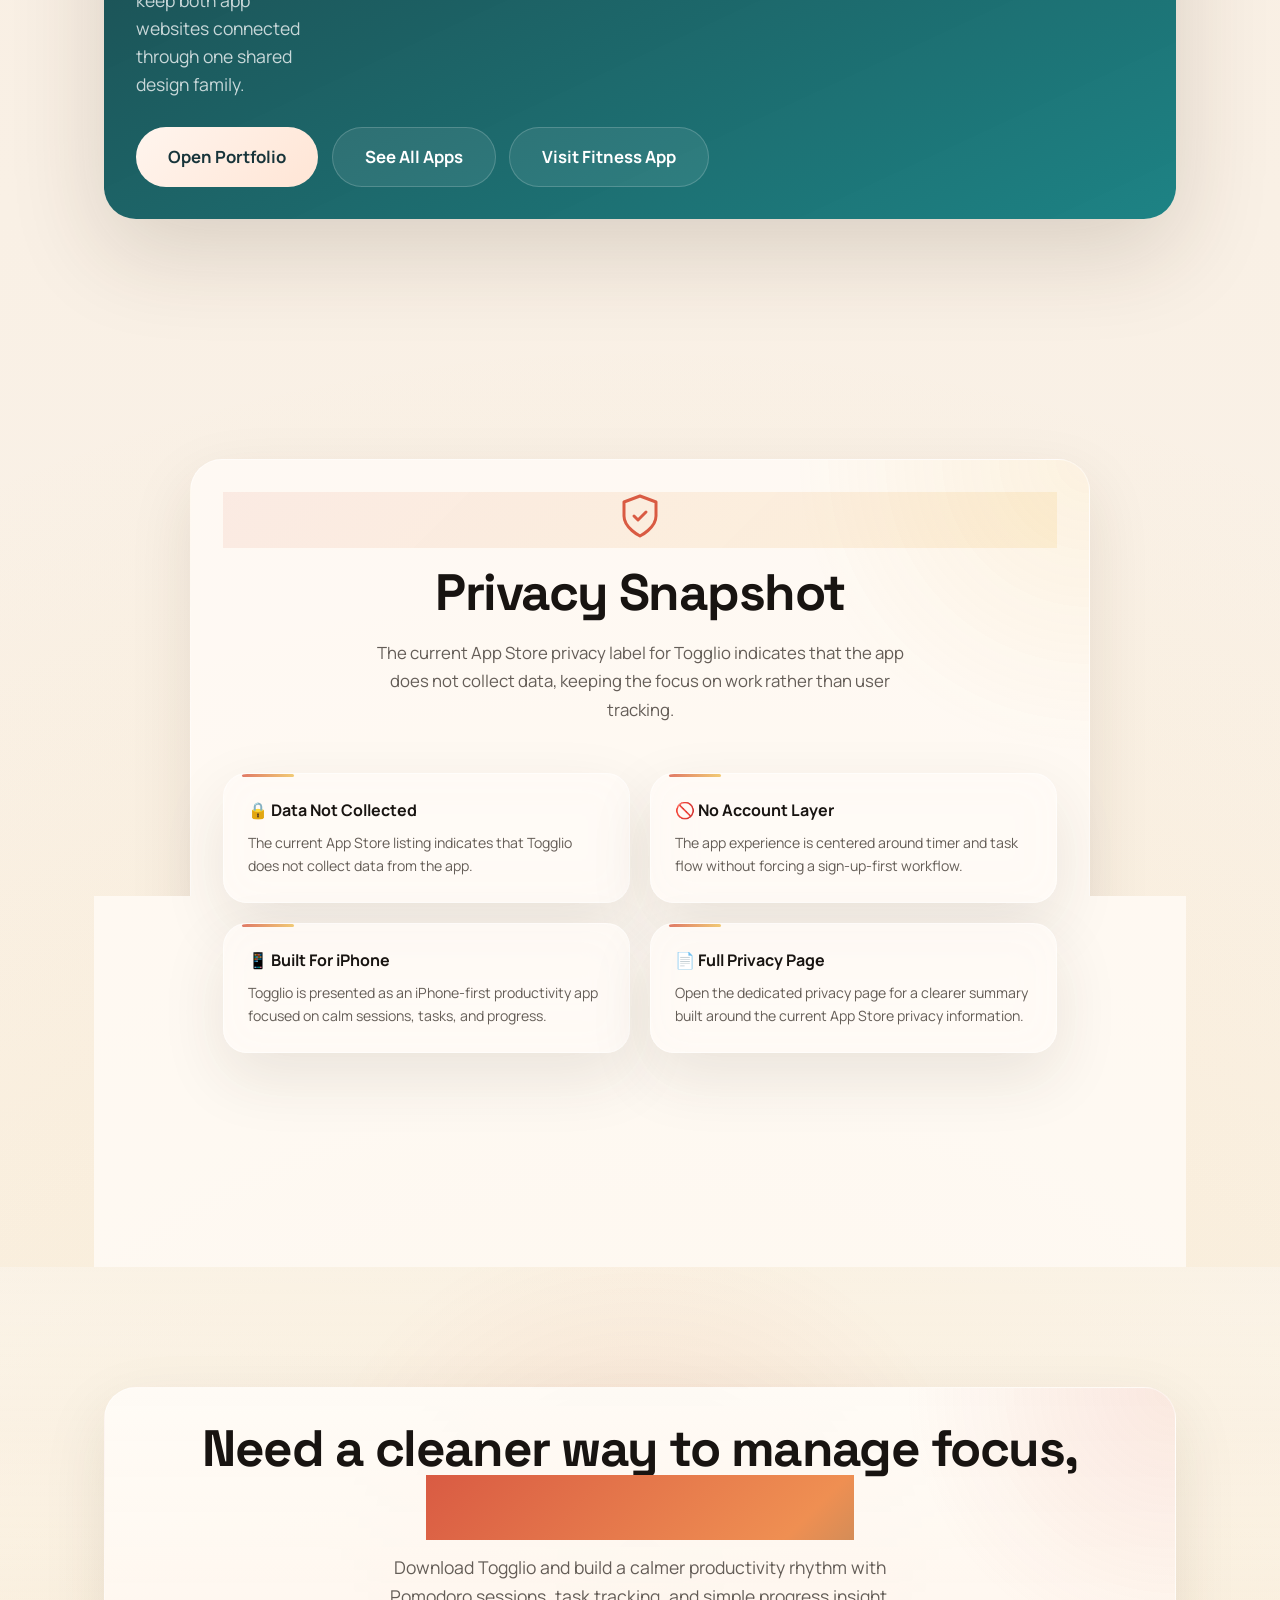
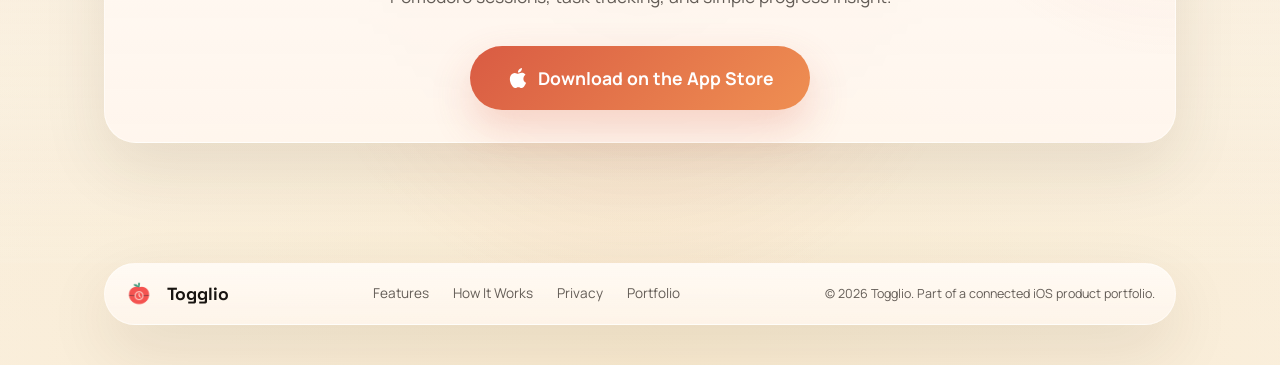
<file: Togglio/index.html>
<!DOCTYPE html>
<html lang="en">
<head>
    <meta charset="UTF-8">
    <meta name="viewport" content="width=device-width, initial-scale=1.0">
    <title>Togglio — Pomodoro Timer &amp; Tasks</title>
    <meta name="description" content="Boost focus and productivity with Pomodoro sessions, task tracking, and custom timers. Togglio is a focused iPhone productivity app built to help you start, stay in flow, and finish strong.">
    <script>
        (function () {
            try {
                var mode = localStorage.getItem('site-theme-mode') || 'system';
                var prefersDark = window.matchMedia('(prefers-color-scheme: dark)').matches;
                var resolved = mode === 'dark' || (mode === 'system' && prefersDark) ? 'dark' : 'light';
                document.documentElement.setAttribute('data-theme-mode', mode);
                document.documentElement.setAttribute('data-theme', resolved);
                document.documentElement.style.colorScheme = resolved;
            } catch (error) {}
        })();
    </script>
    <link rel="stylesheet" href="assets/css/styles.css">
    <link rel="icon" type="image/png" href="assets/images/logo.png">
    <link rel="apple-touch-icon" href="assets/images/logo.png">
    <link rel="preconnect" href="https://fonts.googleapis.com">
    <link rel="preconnect" href="https://fonts.gstatic.com" crossorigin>
    <link href="https://fonts.googleapis.com/css2?family=Manrope:wght@400;500;600;700;800&amp;family=Space+Grotesk:wght@500;700&amp;display=swap" rel="stylesheet">
</head>
<body>
    <a class="skip-link" href="#main-content">Skip to content</a>
    <div class="scroll-progress" aria-hidden="true"><span></span></div>

    <nav class="nav" id="nav">
        <div class="nav__inner container">
            <a href="#" class="nav__logo">
                <img src="assets/images/logo.png" alt="Togglio" class="nav__logo-img">
                Togglio
            </a>
            <ul class="nav__links">
                <li><a href="#features">Features</a></li>
                <li><a href="#how-it-works">How It Works</a></li>
                <li><a href="privacy.html">Privacy</a></li>
                <li><a href="../index.html">Portfolio</a></li>
            </ul>
            <div class="theme-switcher theme-switcher--nav" role="group" aria-label="Color theme">
                <button class="theme-switcher__button" type="button" data-theme-option="system" aria-pressed="true">Auto</button>
                <button class="theme-switcher__button" type="button" data-theme-option="light" aria-pressed="false">Light</button>
                <button class="theme-switcher__button" type="button" data-theme-option="dark" aria-pressed="false">Dark</button>
            </div>
            <a href="https://apps.apple.com/ma/app/togglio-pomodoro-timer-tasks/id6746730743" target="_blank" rel="noopener" class="btn btn--sm btn--primary nav__cta">Download</a>
            <button class="nav__hamburger" id="hamburger" aria-label="Toggle menu">
                <span></span><span></span><span></span>
            </button>
        </div>
    </nav>

    <div class="mobile-menu" id="mobileMenu">
        <ul>
            <li><a href="#features">Features</a></li>
            <li><a href="#how-it-works">How It Works</a></li>
            <li><a href="privacy.html">Privacy</a></li>
            <li><a href="../index.html">Portfolio</a></li>
            <li class="mobile-menu__theme">
                <div class="theme-switcher theme-switcher--mobile" role="group" aria-label="Color theme">
                    <button class="theme-switcher__button" type="button" data-theme-option="system" aria-pressed="true">Auto</button>
                    <button class="theme-switcher__button" type="button" data-theme-option="light" aria-pressed="false">Light</button>
                    <button class="theme-switcher__button" type="button" data-theme-option="dark" aria-pressed="false">Dark</button>
                </div>
            </li>
            <li><a href="https://apps.apple.com/ma/app/togglio-pomodoro-timer-tasks/id6746730743" target="_blank" rel="noopener" class="btn btn--primary btn--block">Download</a></li>
        </ul>
    </div>

    <main id="main-content">
        <section class="hero" id="hero">
            <div class="hero__bg-glow"></div>
            <div class="hero__bg-grid"></div>
            <div class="container hero__inner">
                <div class="hero__content reveal">
                    <span class="badge">Pomodoro Timer &amp; Tasks</span>
                    <h1 class="hero__title">
                        Focus better.<br>
                        <span class="gradient-text">Finish stronger.</span>
                    </h1>
                    <p class="hero__subtitle">
                        Togglio brings Pomodoro sessions, task planning, custom
                        timers, and progress tracking into one clean iPhone
                        experience built to help you beat procrastination and
                        keep momentum.
                    </p>
                    <div class="hero__actions">
                        <a href="https://apps.apple.com/ma/app/togglio-pomodoro-timer-tasks/id6746730743" target="_blank" rel="noopener" class="btn btn--primary btn--lg">
                            <svg width="20" height="20" viewBox="0 0 24 24" fill="currentColor"><path d="M18.71 19.5c-.83 1.24-1.71 2.45-3.05 2.47-1.34.03-1.77-.79-3.29-.79-1.53 0-2 .77-3.27.82-1.31.05-2.3-1.32-3.14-2.53C4.25 17 2.94 12.45 4.7 9.39c.87-1.52 2.43-2.48 4.12-2.51 1.28-.02 2.5.87 3.29.87.78 0 2.26-1.07 3.8-.91.65.03 2.47.26 3.64 1.98-.09.06-2.17 1.28-2.15 3.81.03 3.02 2.65 4.03 2.68 4.04-.03.07-.42 1.44-1.38 2.83M13 3.5c.73-.83 1.94-1.46 2.94-1.5.13 1.17-.34 2.35-1.04 3.19-.69.85-1.83 1.51-2.95 1.42-.15-1.15.41-2.35 1.05-3.11z"/></svg>
                            Download on App Store
                        </a>
                        <a href="../index.html" class="btn btn--ghost btn--lg">View Portfolio</a>
                    </div>
                    <p class="hero__portfolio-note">Connected to the broader iOS portfolio experience, just like Gymmetric.</p>
                    <div class="hero__stats">
                        <div class="hero__stat">
                            <span class="hero__stat-value counter" data-target="25">0</span>
                            <span class="hero__stat-label">Minute focus block</span>
                        </div>
                        <div class="hero__stat-divider"></div>
                        <div class="hero__stat">
                            <span class="hero__stat-value counter" data-target="5">0</span>
                            <span class="hero__stat-label">Minute reset break</span>
                        </div>
                        <div class="hero__stat-divider"></div>
                        <div class="hero__stat">
                            <span class="hero__stat-value counter" data-target="0">0</span>
                            <span class="hero__stat-label">Data collected</span>
                        </div>
                    </div>
                </div>

                <div class="hero__visual reveal reveal--delay-1">
                    <div class="phone-mockup phone-mockup--asset togglio-mockup">
                        <img src="assets/images/mockup.png" alt="Togglio app mockup showing Pomodoro sessions, tasks, and productivity flow" class="phone-mockup__asset">
                    </div>
                </div>
            </div>

            <div class="hero__scroll-hint">
                <div class="hero__scroll-mouse">
                    <div class="hero__scroll-dot"></div>
                </div>
                <span>Scroll to explore</span>
            </div>
        </section>

        <section class="features" id="features">
            <div class="container">
                <div class="section-header reveal">
                    <span class="badge">Focus Features</span>
                    <h2 class="section-title">Everything you need to<br><span class="gradient-text">stay on track</span></h2>
                    <p class="section-subtitle">Togglio combines structured focus sessions with task clarity so starting feels easier and finishing feels more rewarding.</p>
                </div>

                <div class="features__grid">
                    <div class="feature-card reveal">
                        <div class="feature-card__icon" style="--accent: #d95b43;">
                            <svg width="28" height="28" viewBox="0 0 24 24" fill="none" stroke="currentColor" stroke-width="2" stroke-linecap="round" stroke-linejoin="round"><circle cx="12" cy="12" r="10"/><path d="M12 6v6l4 2"/></svg>
                        </div>
                        <h3 class="feature-card__title">Pomodoro Sessions</h3>
                        <p class="feature-card__desc">Work in clear focus and break intervals that help you begin quickly, keep momentum, and reduce procrastination.</p>
                    </div>

                    <div class="feature-card reveal">
                        <div class="feature-card__icon" style="--accent: #ef8f52;">
                            <svg width="28" height="28" viewBox="0 0 24 24" fill="none" stroke="currentColor" stroke-width="2" stroke-linecap="round" stroke-linejoin="round"><path d="M9 11l3 3L22 4"/><path d="M21 12v7a2 2 0 0 1-2 2H5a2 2 0 0 1-2-2V5a2 2 0 0 1 2-2h11"/></svg>
                        </div>
                        <h3 class="feature-card__title">Task Management</h3>
                        <p class="feature-card__desc">Create, organize, and prioritize tasks so every session has a clear purpose and you always know the next thing to do.</p>
                    </div>

                    <div class="feature-card reveal">
                        <div class="feature-card__icon" style="--accent: #0f7b7e;">
                            <svg width="28" height="28" viewBox="0 0 24 24" fill="none" stroke="currentColor" stroke-width="2" stroke-linecap="round" stroke-linejoin="round"><path d="M3 3v18h18"/><path d="M18 17V9"/><path d="M13 17V5"/><path d="M8 17v-3"/></svg>
                        </div>
                        <h3 class="feature-card__title">Progress Tracking</h3>
                        <p class="feature-card__desc">Watch your productivity grow over time with a simple progress view that makes consistency visible and motivating.</p>
                    </div>

                    <div class="feature-card reveal">
                        <div class="feature-card__icon" style="--accent: #efbf56;">
                            <svg width="28" height="28" viewBox="0 0 24 24" fill="none" stroke="currentColor" stroke-width="2" stroke-linecap="round" stroke-linejoin="round"><path d="M12 2v4"/><path d="M12 18v4"/><path d="m4.93 4.93 2.83 2.83"/><path d="m16.24 16.24 2.83 2.83"/><path d="M2 12h4"/><path d="M18 12h4"/><path d="m4.93 19.07 2.83-2.83"/><path d="m16.24 7.76 2.83-2.83"/></svg>
                        </div>
                        <h3 class="feature-card__title">Custom Timers</h3>
                        <p class="feature-card__desc">Adjust session lengths, break timing, and your rhythm so the app fits your working style instead of forcing one pattern.</p>
                    </div>

                    <div class="feature-card reveal">
                        <div class="feature-card__icon" style="--accent: #13313f;">
                            <svg width="28" height="28" viewBox="0 0 24 24" fill="none" stroke="currentColor" stroke-width="2" stroke-linecap="round" stroke-linejoin="round"><path d="M12 3a6 6 0 0 0 9 9 9 9 0 1 1-9-9z"/></svg>
                        </div>
                        <h3 class="feature-card__title">Themes And Flow</h3>
                        <p class="feature-card__desc">A clean interface, customizable feel, and lightweight controls help you stay in the work instead of managing the tool.</p>
                    </div>

                    <div class="feature-card reveal">
                        <div class="feature-card__icon" style="--accent: #8f3e2c;">
                            <svg width="28" height="28" viewBox="0 0 24 24" fill="none" stroke="currentColor" stroke-width="2" stroke-linecap="round" stroke-linejoin="round"><path d="M12 22s8-4 8-10V5l-8-3-8 3v7c0 6 8 10 8 10z"/></svg>
                        </div>
                        <h3 class="feature-card__title">Privacy By Default</h3>
                        <p class="feature-card__desc">The App Store listing currently indicates that Togglio does not collect data, keeping the experience simple and privacy-conscious.</p>
                    </div>
                </div>
            </div>
        </section>

        <section class="how-it-works" id="how-it-works">
            <div class="container">
                <div class="section-header reveal">
                    <span class="badge">Simple Workflow</span>
                    <h2 class="section-title">A calm system for<br><span class="gradient-text">getting things done</span></h2>
                </div>

                <div class="steps">
                    <div class="step reveal">
                        <div class="step__number">01</div>
                        <div class="step__content">
                            <div class="step__icon-wrap">
                                <svg width="32" height="32" viewBox="0 0 24 24" fill="none" stroke="#d95b43" stroke-width="2" stroke-linecap="round" stroke-linejoin="round"><path d="M9 11l3 3L22 4"/><path d="M21 12v7a2 2 0 0 1-2 2H5a2 2 0 0 1-2-2V5a2 2 0 0 1 2-2h11"/></svg>
                            </div>
                            <h3 class="step__title">Choose Your Task</h3>
                            <p class="step__desc">Start with a clear task so each focus block has a goal and your attention is pointed in one direction.</p>
                        </div>
                    </div>

                    <div class="step__connector reveal">
                        <svg width="100" height="40" viewBox="0 0 100 40">
                            <path d="M0,20 Q50,0 100,20" fill="none" stroke="#d95b43" stroke-width="2" stroke-dasharray="6 4" opacity="0.5"/>
                        </svg>
                    </div>

                    <div class="step reveal">
                        <div class="step__number">02</div>
                        <div class="step__content">
                            <div class="step__icon-wrap">
                                <svg width="32" height="32" viewBox="0 0 24 24" fill="none" stroke="#ef8f52" stroke-width="2" stroke-linecap="round" stroke-linejoin="round"><circle cx="12" cy="12" r="10"/><path d="M12 6v6l4 2"/></svg>
                            </div>
                            <h3 class="step__title">Run The Timer</h3>
                            <p class="step__desc">Work inside structured Pomodoro intervals, take short breaks, and return with just enough reset to keep momentum high.</p>
                        </div>
                    </div>

                    <div class="step__connector reveal">
                        <svg width="100" height="40" viewBox="0 0 100 40">
                            <path d="M0,20 Q50,40 100,20" fill="none" stroke="#d95b43" stroke-width="2" stroke-dasharray="6 4" opacity="0.5"/>
                        </svg>
                    </div>

                    <div class="step reveal">
                        <div class="step__number">03</div>
                        <div class="step__content">
                            <div class="step__icon-wrap">
                                <svg width="32" height="32" viewBox="0 0 24 24" fill="none" stroke="#0f7b7e" stroke-width="2" stroke-linecap="round" stroke-linejoin="round"><path d="M3 3v18h18"/><path d="M18 17V9"/><path d="M13 17V5"/><path d="M8 17v-3"/></svg>
                            </div>
                            <h3 class="step__title">Review Your Progress</h3>
                            <p class="step__desc">Look back at sessions, output, and consistency so your focus system becomes easier to repeat and improve over time.</p>
                        </div>
                    </div>
                </div>
            </div>
        </section>

        <section class="showcase">
            <div class="container">
                <div class="section-header reveal">
                    <span class="badge">Designed For Focus</span>
                    <h2 class="section-title">A focused productivity app<br><span class="gradient-text">without the clutter</span></h2>
                    <p class="section-subtitle">Togglio is built for study sessions, deep work, habits, and everyday task flow with a calmer rhythm than overloaded productivity apps.</p>
                </div>
                <div class="showcase__cards">
                    <div class="showcase-card reveal">
                        <div class="showcase-card__emoji">🍅</div>
                        <h4>Pomodoro Rhythm</h4>
                        <p>Structured work and break intervals help you begin faster and keep procrastination from taking over.</p>
                    </div>
                    <div class="showcase-card reveal">
                        <div class="showcase-card__emoji">✅</div>
                        <h4>Task Clarity</h4>
                        <p>Tasks and timer live together, so you always know what to focus on during the current session.</p>
                    </div>
                    <div class="showcase-card reveal">
                        <div class="showcase-card__emoji">⏱️</div>
                        <h4>Custom Timing</h4>
                        <p>Adjust session lengths and timer behavior to fit your own focus habits instead of a rigid default.</p>
                    </div>
                    <div class="showcase-card reveal">
                        <div class="showcase-card__emoji">📈</div>
                        <h4>Progress View</h4>
                        <p>Track productivity over time and build consistency with simple insight into how your sessions add up.</p>
                    </div>
                    <div class="showcase-card reveal">
                        <div class="showcase-card__emoji">📱</div>
                        <h4>Latest iOS Support</h4>
                        <p>The current App Store listing highlights support for the latest iOS version with smoother performance.</p>
                    </div>
                    <div class="showcase-card reveal">
                        <div class="showcase-card__emoji">🔒</div>
                        <h4>Data Not Collected</h4>
                        <p>The App Store privacy label currently indicates that Togglio does not collect data from the app.</p>
                    </div>
                </div>
            </div>
        </section>

        <section class="creator-bridge" id="creator-bridge">
            <div class="container">
                <div class="creator-bridge__card reveal">
                    <span class="badge">Portfolio Connected</span>
                    <h2 class="section-title">Togglio belongs to the same product portfolio ecosystem as Gymmetric.</h2>
                    <p class="section-subtitle">Use the portfolio to move between products, see the broader iOS work, and keep both app websites connected through one shared design family.</p>
                    <div class="creator-bridge__actions">
                        <a href="../index.html" class="btn btn--primary btn--lg">Open Portfolio</a>
                        <a href="../index.html#apps" class="btn btn--ghost btn--lg">See All Apps</a>
                        <a href="../Gymmetric/index.html" class="btn btn--outline btn--lg">Visit Fitness App</a>
                    </div>
                </div>
            </div>
        </section>

        <section class="privacy" id="privacy">
            <div class="container">
                <div class="privacy__inner reveal">
                    <div class="privacy__icon">
                        <svg width="48" height="48" viewBox="0 0 24 24" fill="none" stroke="#d95b43" stroke-width="1.5" stroke-linecap="round" stroke-linejoin="round"><path d="M12 22s8-4 8-10V5l-8-3-8 3v7c0 6 8 10 8 10z"/><polyline points="9 12 11 14 15 10"/></svg>
                    </div>
                    <h2 class="section-title">Privacy Snapshot</h2>
                    <p class="privacy__intro">The current App Store privacy label for Togglio indicates that the app does not collect data, keeping the focus on work rather than user tracking.</p>

                    <div class="privacy__grid">
                        <div class="privacy__card">
                            <h4>🔒 Data Not Collected</h4>
                            <p>The current App Store listing indicates that Togglio does not collect data from the app.</p>
                        </div>
                        <div class="privacy__card">
                            <h4>🚫 No Account Layer</h4>
                            <p>The app experience is centered around timer and task flow without forcing a sign-up-first workflow.</p>
                        </div>
                        <div class="privacy__card">
                            <h4>📱 Built For iPhone</h4>
                            <p>Togglio is presented as an iPhone-first productivity app focused on calm sessions, tasks, and progress.</p>
                        </div>
                        <div class="privacy__card">
                            <h4>📄 Full Privacy Page</h4>
                            <p>Open the dedicated privacy page for a clearer summary built around the current App Store privacy information.</p>
                        </div>
                    </div>

                    <p class="privacy__footer">For the full privacy summary and app-store-based details, visit the dedicated privacy page.</p>
                </div>
            </div>
        </section>

        <section class="cta" id="download">
            <div class="cta__glow"></div>
            <div class="container">
                <div class="cta__inner reveal">
                    <h2 class="section-title">Need a cleaner way to manage focus,<br><span class="gradient-text">timers, and tasks?</span></h2>
                    <p class="section-subtitle">Download Togglio and build a calmer productivity rhythm with Pomodoro sessions, task tracking, and simple progress insight.</p>
                    <a href="https://apps.apple.com/ma/app/togglio-pomodoro-timer-tasks/id6746730743" target="_blank" rel="noopener" class="btn btn--primary btn--lg btn--app-store">
                        <svg width="24" height="24" viewBox="0 0 24 24" fill="currentColor"><path d="M18.71 19.5c-.83 1.24-1.71 2.45-3.05 2.47-1.34.03-1.77-.79-3.29-.79-1.53 0-2 .77-3.27.82-1.31.05-2.3-1.32-3.14-2.53C4.25 17 2.94 12.45 4.7 9.39c.87-1.52 2.43-2.48 4.12-2.51 1.28-.02 2.5.87 3.29.87.78 0 2.26-1.07 3.8-.91.65.03 2.47.26 3.64 1.98-.09.06-2.17 1.28-2.15 3.81.03 3.02 2.65 4.03 2.68 4.04-.03.07-.42 1.44-1.38 2.83M13 3.5c.73-.83 1.94-1.46 2.94-1.5.13 1.17-.34 2.35-1.04 3.19-.69.85-1.83 1.51-2.95 1.42-.15-1.15.41-2.35 1.05-3.11z"/></svg>
                        Download on the App Store
                    </a>
                </div>
            </div>
        </section>
    </main>

    <footer class="footer">
        <div class="container">
            <div class="footer__inner">
                <div class="footer__brand">
                    <img src="assets/images/logo.png" alt="Togglio" class="footer__logo-img">
                    <span>Togglio</span>
                </div>
                <div class="footer__links">
                    <a href="#features">Features</a>
                    <a href="#how-it-works">How It Works</a>
                    <a href="privacy.html">Privacy</a>
                    <a href="../index.html">Portfolio</a>
                </div>
                <p class="footer__copy">&copy; 2026 Togglio. Part of a connected iOS product portfolio.</p>
            </div>
        </div>
    </footer>

    <script src="assets/js/script.js"></script>
</body>
</html>
</file>
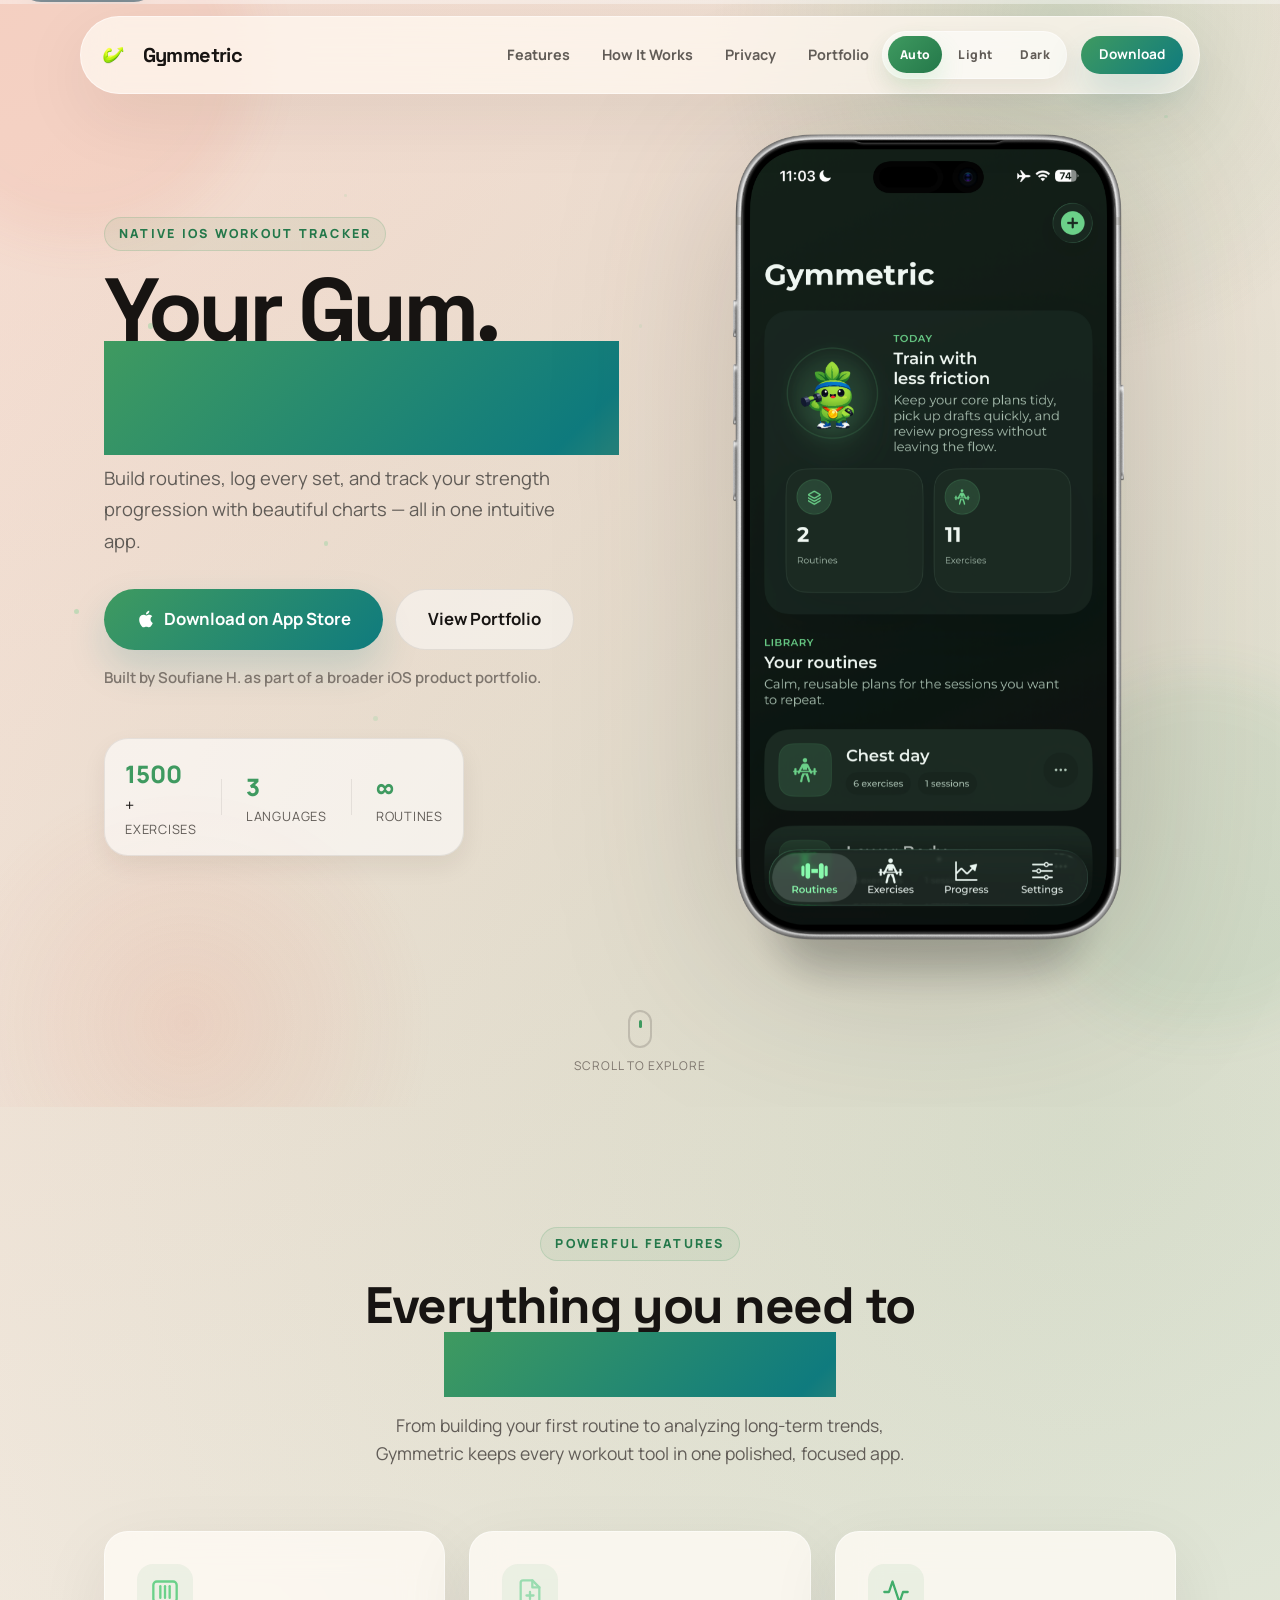
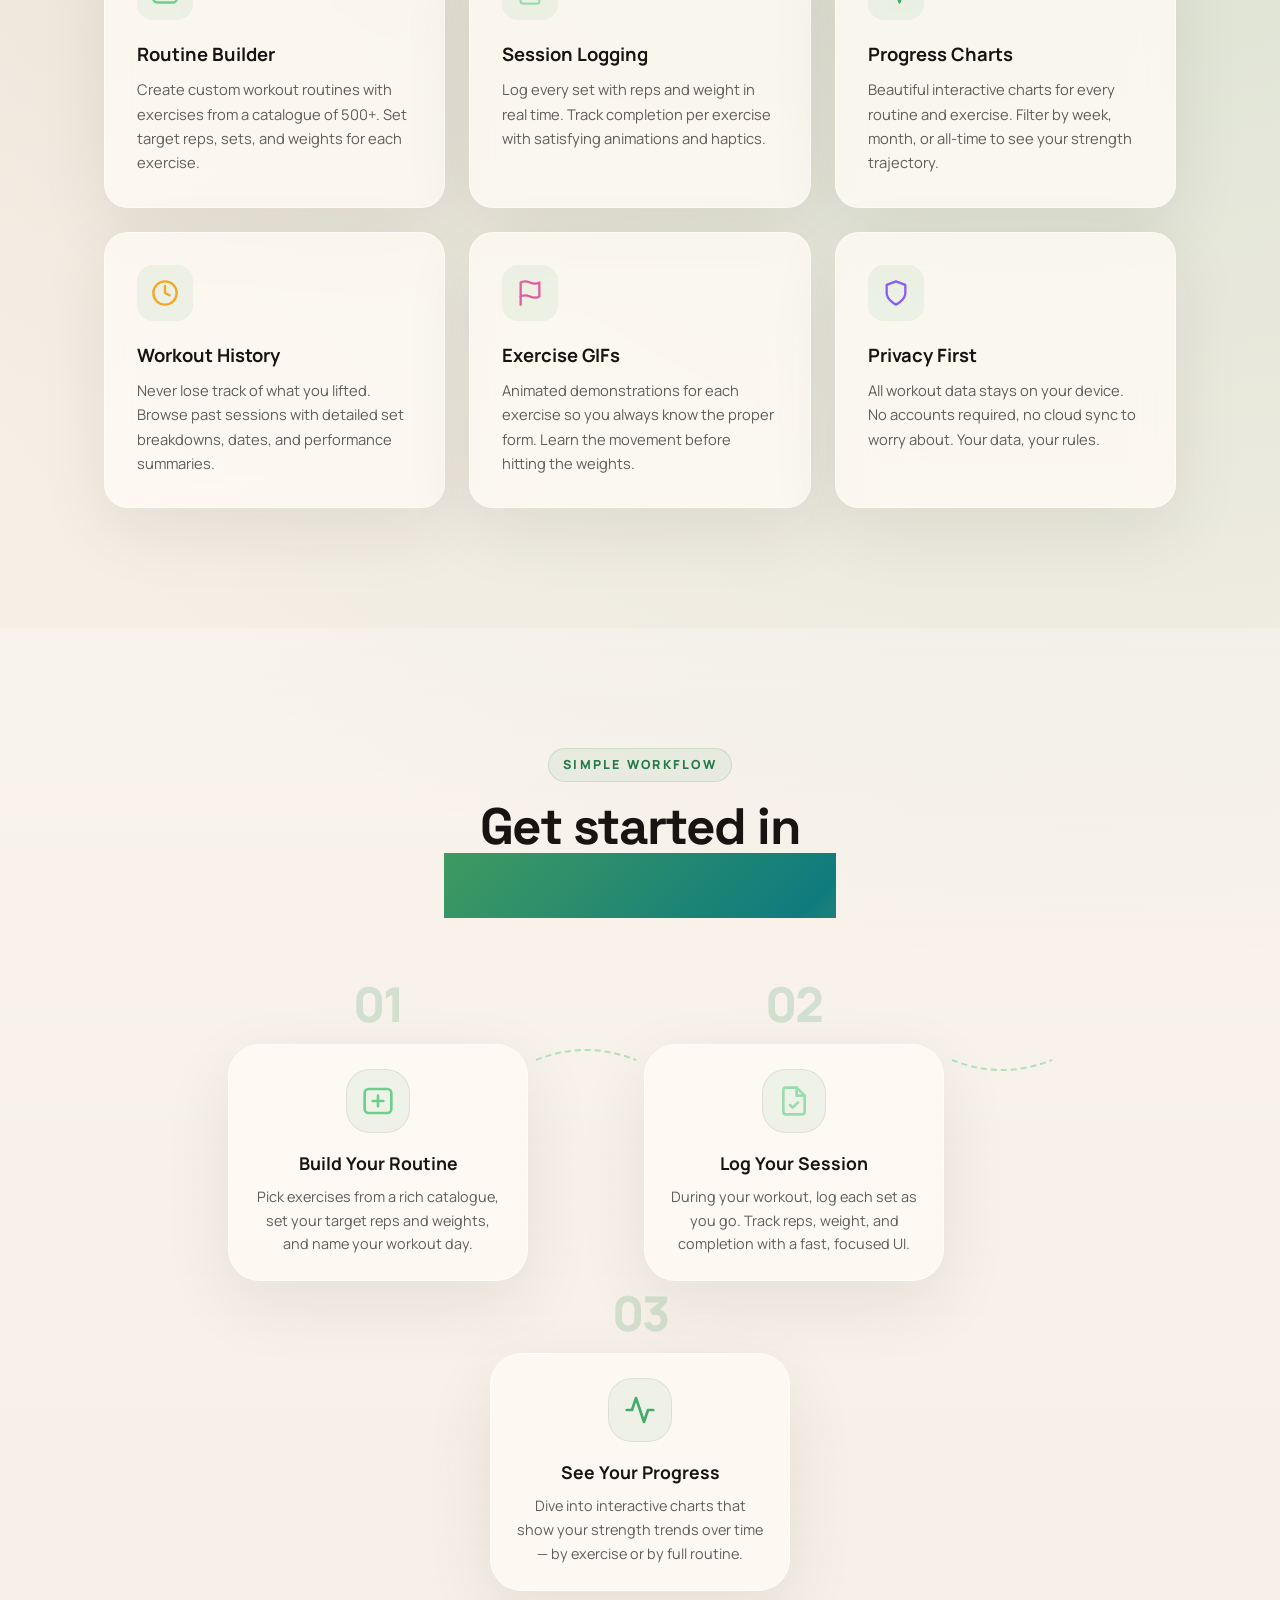
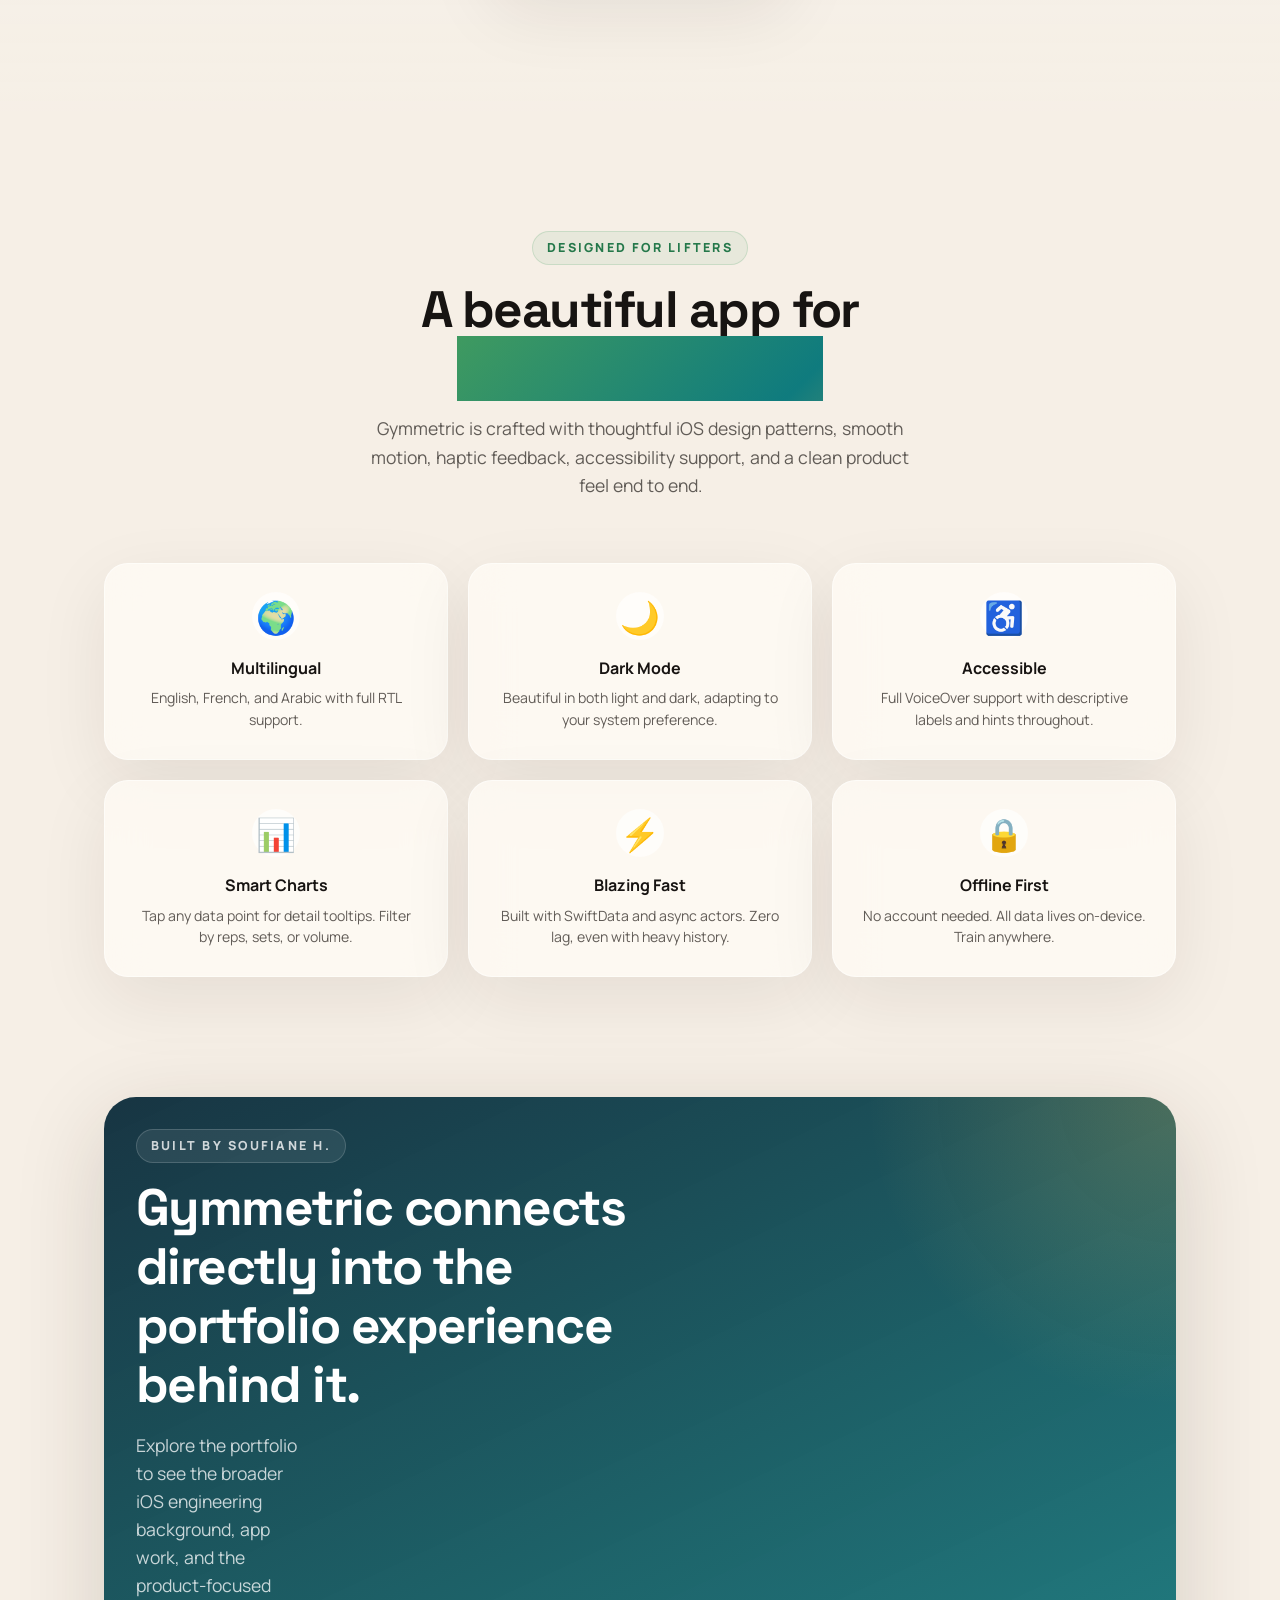
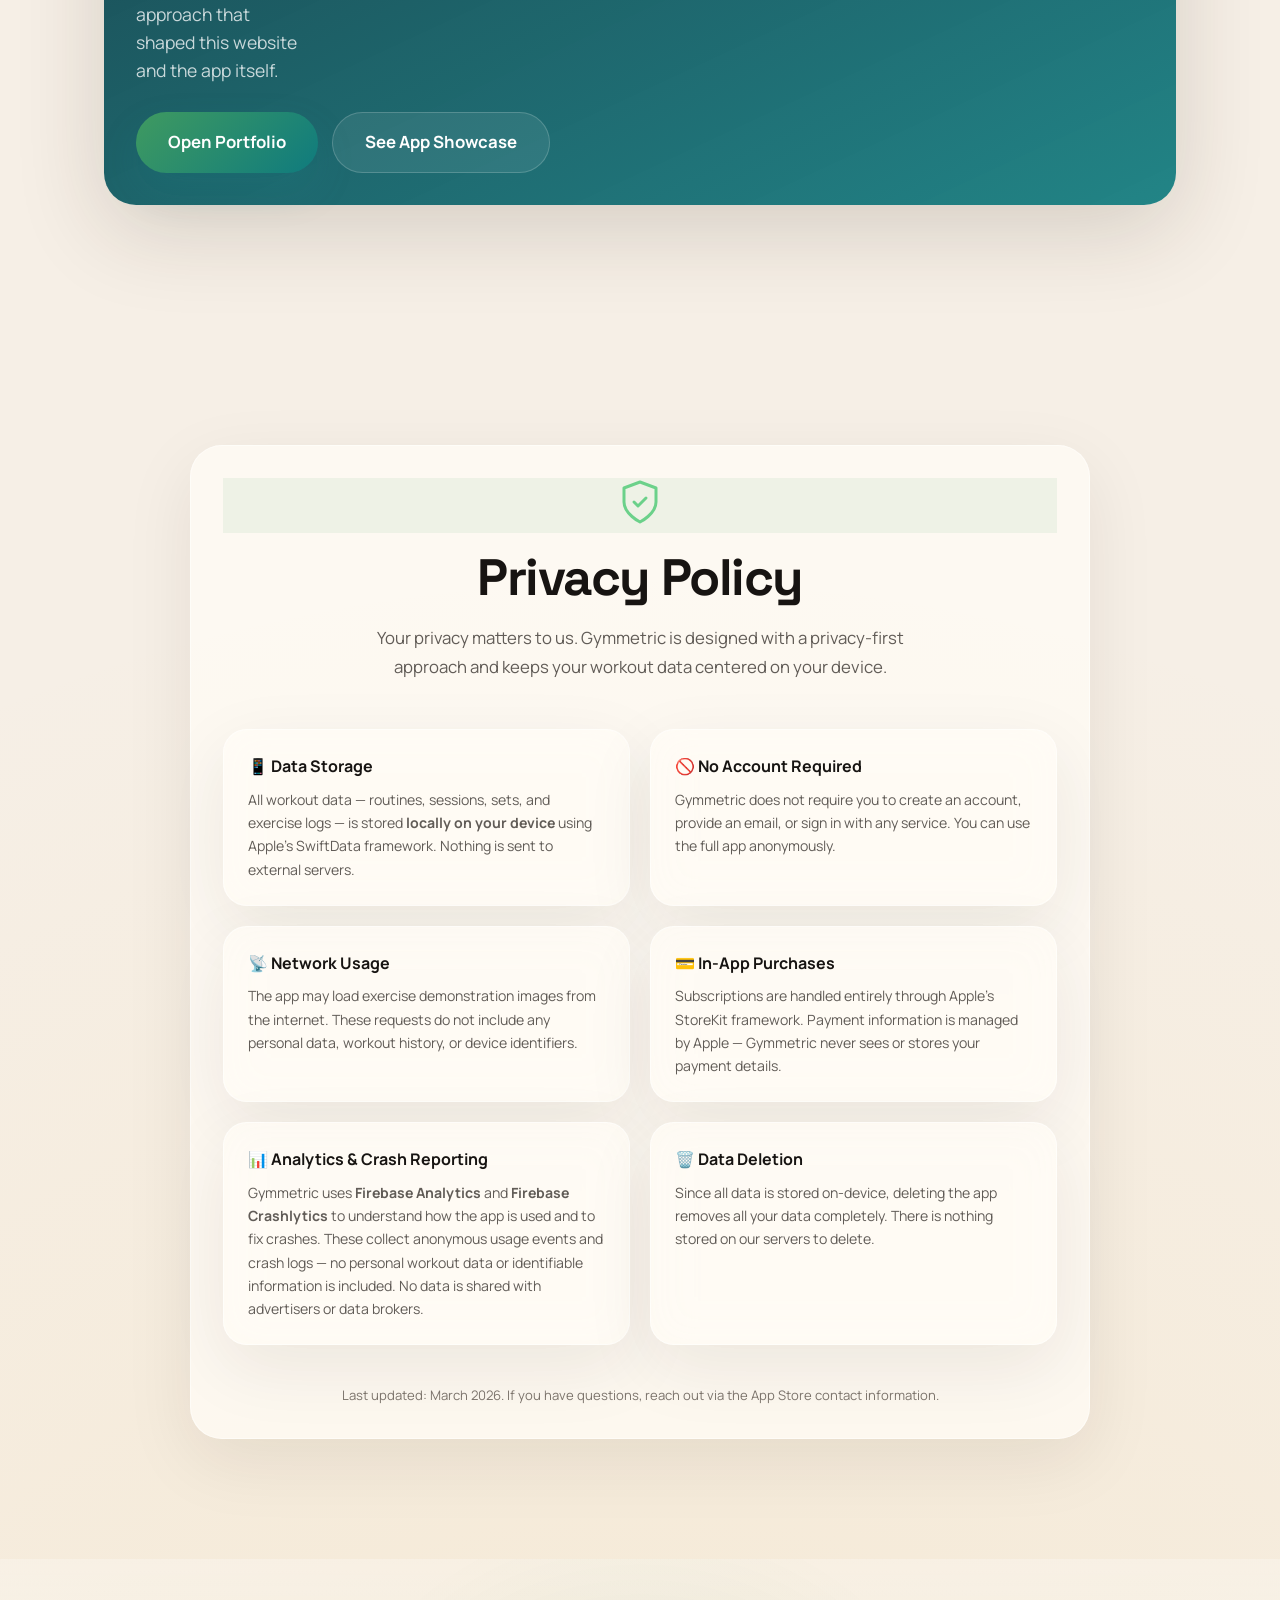
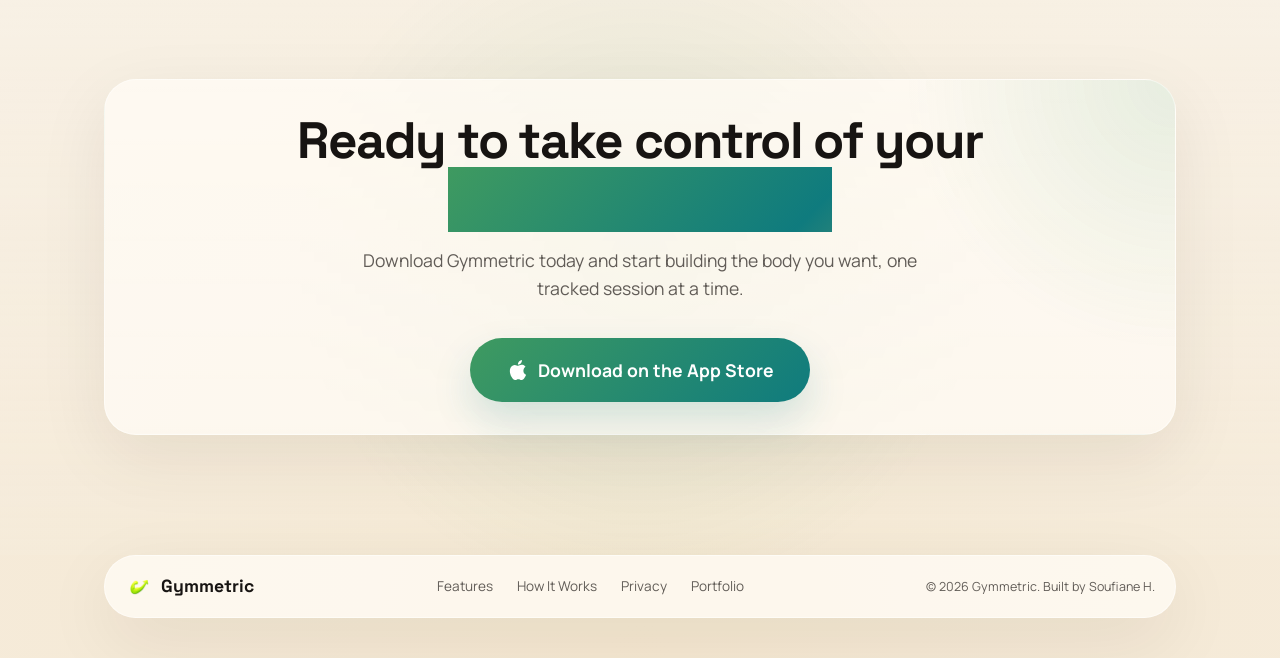
<file: apps/gymmetric/index.html>
<!DOCTYPE html>
<html lang="en">
<head>
    <meta charset="UTF-8">
    <meta name="viewport" content="width=device-width, initial-scale=1.0">
    <title>Gymmetric — iOS Workout Tracker</title>
    <meta name="description" content="Build routines, track sets and reps, and visualize your progress with beautiful charts. Gymmetric is the iOS workout tracker by Soufiane H. for lifters who want results.">
    <script>
        (function () {
            try {
                var mode = localStorage.getItem('site-theme-mode') || 'system';
                var prefersDark = window.matchMedia('(prefers-color-scheme: dark)').matches;
                var resolved = mode === 'dark' || (mode === 'system' && prefersDark) ? 'dark' : 'light';
                document.documentElement.setAttribute('data-theme-mode', mode);
                document.documentElement.setAttribute('data-theme', resolved);
                document.documentElement.style.colorScheme = resolved;
            } catch (error) {}
        })();
    </script>
    <link rel="stylesheet" href="assets/css/styles.css">
    <link rel="icon" type="image/png" href="assets/images/logo.png">
    <link rel="apple-touch-icon" href="assets/images/logo.png">
    <link rel="preconnect" href="https://fonts.googleapis.com">
    <link rel="preconnect" href="https://fonts.gstatic.com" crossorigin>
    <link href="https://fonts.googleapis.com/css2?family=Manrope:wght@400;500;600;700;800&amp;family=Space+Grotesk:wght@500;700&amp;display=swap" rel="stylesheet">
</head>
<body>
    <a class="skip-link" href="#main-content">Skip to content</a>
    <div class="scroll-progress" aria-hidden="true"><span></span></div>

    <!-- ======================== NAV ======================== -->
    <nav class="nav" id="nav">
        <div class="nav__inner container">
            <a href="#" class="nav__logo">
                <img src="assets/images/logo.png" alt="Gymmetric" class="nav__logo-img">
                Gymmetric
            </a>
            <ul class="nav__links">
                <li><a href="#features">Features</a></li>
                <li><a href="#how-it-works">How It Works</a></li>
                <li><a href="privacy.html">Privacy</a></li>
                <li><a href="../../index.html">Portfolio</a></li>
            </ul>
            <div class="theme-switcher theme-switcher--nav" role="group" aria-label="Color theme">
                <button class="theme-switcher__button" type="button" data-theme-option="system" aria-pressed="true">Auto</button>
                <button class="theme-switcher__button" type="button" data-theme-option="light" aria-pressed="false">Light</button>
                <button class="theme-switcher__button" type="button" data-theme-option="dark" aria-pressed="false">Dark</button>
            </div>
            <a href="https://apps.apple.com/ma/app/gymmetric-gym-workout-tracker/id6747186413" target="_blank" rel="noopener" class="btn btn--sm btn--primary nav__cta">Download</a>
            <button class="nav__hamburger" id="hamburger" aria-label="Toggle menu">
                <span></span><span></span><span></span>
            </button>
        </div>
    </nav>

    <!-- Mobile menu -->
    <div class="mobile-menu" id="mobileMenu">
        <ul>
            <li><a href="#features">Features</a></li>
            <li><a href="#how-it-works">How It Works</a></li>
            <li><a href="privacy.html">Privacy</a></li>
            <li><a href="../../index.html">Portfolio</a></li>
            <li class="mobile-menu__theme">
                <div class="theme-switcher theme-switcher--mobile" role="group" aria-label="Color theme">
                    <button class="theme-switcher__button" type="button" data-theme-option="system" aria-pressed="true">Auto</button>
                    <button class="theme-switcher__button" type="button" data-theme-option="light" aria-pressed="false">Light</button>
                    <button class="theme-switcher__button" type="button" data-theme-option="dark" aria-pressed="false">Dark</button>
                </div>
            </li>
            <li><a href="https://apps.apple.com/ma/app/gymmetric-gym-workout-tracker/id6747186413" target="_blank" rel="noopener" class="btn btn--primary btn--block">Download</a></li>
        </ul>
    </div>

    <main id="main-content">
    <!-- ======================== HERO ======================== -->
    <section class="hero" id="hero">
        <div class="hero__bg-glow"></div>
        <div class="hero__bg-grid"></div>
        <div class="container hero__inner">
            <div class="hero__content reveal">
                <span class="badge">Native iOS Workout Tracker</span>
                <h1 class="hero__title">
                    Your Gym.<br>
                    <span class="gradient-text">Your Metrics.</span>
                </h1>
                <p class="hero__subtitle">
                    Build routines, log every set, and track your strength progression with beautiful charts — all in one intuitive app.
                </p>
                <div class="hero__actions">
                    <a href="https://apps.apple.com/ma/app/gymmetric-gym-workout-tracker/id6747186413" target="_blank" rel="noopener" class="btn btn--primary btn--lg">
                        <svg width="20" height="20" viewBox="0 0 24 24" fill="currentColor"><path d="M18.71 19.5c-.83 1.24-1.71 2.45-3.05 2.47-1.34.03-1.77-.79-3.29-.79-1.53 0-2 .77-3.27.82-1.31.05-2.3-1.32-3.14-2.53C4.25 17 2.94 12.45 4.7 9.39c.87-1.52 2.43-2.48 4.12-2.51 1.28-.02 2.5.87 3.29.87.78 0 2.26-1.07 3.8-.91.65.03 2.47.26 3.64 1.98-.09.06-2.17 1.28-2.15 3.81.03 3.02 2.65 4.03 2.68 4.04-.03.07-.42 1.44-1.38 2.83M13 3.5c.73-.83 1.94-1.46 2.94-1.5.13 1.17-.34 2.35-1.04 3.19-.69.85-1.83 1.51-2.95 1.42-.15-1.15.41-2.35 1.05-3.11z"/></svg>
                        Download on App Store
                    </a>
                    <a href="../../index.html" class="btn btn--ghost btn--lg">View Portfolio</a>
                </div>
                <p class="hero__portfolio-note">Built by Soufiane H. as part of a broader iOS product portfolio.</p>
                <div class="hero__stats">
                    <div class="hero__stat">
                        <span class="hero__stat-value counter" data-target="1500">0</span>+
                        <span class="hero__stat-label">Exercises</span>
                    </div>
                    <div class="hero__stat-divider"></div>
                    <div class="hero__stat">
                        <span class="hero__stat-value counter" data-target="3">0</span>
                        <span class="hero__stat-label">Languages</span>
                    </div>
                    <div class="hero__stat-divider"></div>
                    <div class="hero__stat">
                        <span class="hero__stat-value">∞</span>
                        <span class="hero__stat-label">Routines</span>
                    </div>
                </div>
            </div>
            <div class="hero__visual reveal reveal--delay-1">
                <div class="phone-mockup phone-mockup--asset">
                    <img src="assets/images/mockup.png" alt="Workout tracker app mockup showing routines, workout stats, and progress charts" class="phone-mockup__asset">
                </div>
            </div>
        </div>
        <div class="hero__scroll-hint">
            <div class="hero__scroll-mouse">
                <div class="hero__scroll-dot"></div>
            </div>
            <span>Scroll to explore</span>
        </div>
    </section>

    <!-- ======================== FEATURES ======================== -->
    <section class="features" id="features">
        <div class="container">
            <div class="section-header reveal">
                <span class="badge">Powerful Features</span>
                <h2 class="section-title">Everything you need to<br><span class="gradient-text">crush your goals</span></h2>
                <p class="section-subtitle">From building your first routine to analyzing long-term trends, Gymmetric keeps every workout tool in one polished, focused app.</p>
            </div>

            <div class="features__grid">
                <div class="feature-card reveal">
                    <div class="feature-card__icon" style="--accent: #6BD18A;">
                        <svg width="28" height="28" viewBox="0 0 24 24" fill="none" stroke="currentColor" stroke-width="2" stroke-linecap="round" stroke-linejoin="round"><rect x="2" y="3" width="20" height="18" rx="3"/><path d="M8 7v10"/><path d="M12 7v10"/><path d="M16 7v10"/></svg>
                    </div>
                    <h3 class="feature-card__title">Routine Builder</h3>
                    <p class="feature-card__desc">Create custom workout routines with exercises from a catalogue of 500+. Set target reps, sets, and weights for each exercise.</p>
                </div>

                <div class="feature-card reveal">
                    <div class="feature-card__icon" style="--accent: #9ADCB0;">
                        <svg width="28" height="28" viewBox="0 0 24 24" fill="none" stroke="currentColor" stroke-width="2" stroke-linecap="round" stroke-linejoin="round"><path d="M14 2H6a2 2 0 0 0-2 2v16a2 2 0 0 0 2 2h12a2 2 0 0 0 2-2V8z"/><polyline points="14 2 14 8 20 8"/><line x1="12" y1="18" x2="12" y2="12"/><line x1="9" y1="15" x2="15" y2="15"/></svg>
                    </div>
                    <h3 class="feature-card__title">Session Logging</h3>
                    <p class="feature-card__desc">Log every set with reps and weight in real time. Track completion per exercise with satisfying animations and haptics.</p>
                </div>

                <div class="feature-card reveal">
                    <div class="feature-card__icon" style="--accent: #42AD6B;">
                        <svg width="28" height="28" viewBox="0 0 24 24" fill="none" stroke="currentColor" stroke-width="2" stroke-linecap="round" stroke-linejoin="round"><polyline points="22 12 18 12 15 21 9 3 6 12 2 12"/></svg>
                    </div>
                    <h3 class="feature-card__title">Progress Charts</h3>
                    <p class="feature-card__desc">Beautiful interactive charts for every routine and exercise. Filter by week, month, or all-time to see your strength trajectory.</p>
                </div>

                <div class="feature-card reveal">
                    <div class="feature-card__icon" style="--accent: #F5A623;">
                        <svg width="28" height="28" viewBox="0 0 24 24" fill="none" stroke="currentColor" stroke-width="2" stroke-linecap="round" stroke-linejoin="round"><circle cx="12" cy="12" r="10"/><path d="M12 6v6l4 2"/></svg>
                    </div>
                    <h3 class="feature-card__title">Workout History</h3>
                    <p class="feature-card__desc">Never lose track of what you lifted. Browse past sessions with detailed set breakdowns, dates, and performance summaries.</p>
                </div>

                <div class="feature-card reveal">
                    <div class="feature-card__icon" style="--accent: #E05D9E;">
                        <svg width="28" height="28" viewBox="0 0 24 24" fill="none" stroke="currentColor" stroke-width="2" stroke-linecap="round" stroke-linejoin="round"><path d="M4 15s1-1 4-1 5 2 8 2 4-1 4-1V3s-1 1-4 1-5-2-8-2-4 1-4 1z"/><line x1="4" y1="22" x2="4" y2="15"/></svg>
                    </div>
                    <h3 class="feature-card__title">Exercise GIFs</h3>
                    <p class="feature-card__desc">Animated demonstrations for each exercise so you always know the proper form. Learn the movement before hitting the weights.</p>
                </div>

                <div class="feature-card reveal">
                    <div class="feature-card__icon" style="--accent: #8B5CF6;">
                        <svg width="28" height="28" viewBox="0 0 24 24" fill="none" stroke="currentColor" stroke-width="2" stroke-linecap="round" stroke-linejoin="round"><path d="M12 22s8-4 8-10V5l-8-3-8 3v7c0 6 8 10 8 10z"/></svg>
                    </div>
                    <h3 class="feature-card__title">Privacy First</h3>
                    <p class="feature-card__desc">All workout data stays on your device. No accounts required, no cloud sync to worry about. Your data, your rules.</p>
                </div>
            </div>
        </div>
    </section>

    <!-- ======================== HOW IT WORKS ======================== -->
    <section class="how-it-works" id="how-it-works">
        <div class="container">
            <div class="section-header reveal">
                <span class="badge">Simple workflow</span>
                <h2 class="section-title">Get started in<br><span class="gradient-text">three easy steps</span></h2>
            </div>

            <div class="steps">
                <div class="step reveal">
                    <div class="step__number">01</div>
                    <div class="step__content">
                        <div class="step__icon-wrap">
                            <svg width="32" height="32" viewBox="0 0 24 24" fill="none" stroke="#6BD18A" stroke-width="2" stroke-linecap="round" stroke-linejoin="round"><rect x="2" y="3" width="20" height="18" rx="3"/><line x1="12" y1="8" x2="12" y2="16"/><line x1="8" y1="12" x2="16" y2="12"/></svg>
                        </div>
                        <h3 class="step__title">Build Your Routine</h3>
                        <p class="step__desc">Pick exercises from a rich catalogue, set your target reps and weights, and name your workout day.</p>
                    </div>
                </div>

                <div class="step__connector reveal">
                    <svg width="100" height="40" viewBox="0 0 100 40">
                        <path d="M0,20 Q50,0 100,20" fill="none" stroke="#6BD18A" stroke-width="2" stroke-dasharray="6 4" opacity="0.5"/>
                    </svg>
                </div>

                <div class="step reveal">
                    <div class="step__number">02</div>
                    <div class="step__content">
                        <div class="step__icon-wrap">
                            <svg width="32" height="32" viewBox="0 0 24 24" fill="none" stroke="#9ADCB0" stroke-width="2" stroke-linecap="round" stroke-linejoin="round"><path d="M14 2H6a2 2 0 0 0-2 2v16a2 2 0 0 0 2 2h12a2 2 0 0 0 2-2V8z"/><polyline points="14 2 14 8 20 8"/><path d="M9 15l2 2 4-4"/></svg>
                        </div>
                        <h3 class="step__title">Log Your Session</h3>
                        <p class="step__desc">During your workout, log each set as you go. Track reps, weight, and completion with a fast, focused UI.</p>
                    </div>
                </div>

                <div class="step__connector reveal">
                    <svg width="100" height="40" viewBox="0 0 100 40">
                        <path d="M0,20 Q50,40 100,20" fill="none" stroke="#6BD18A" stroke-width="2" stroke-dasharray="6 4" opacity="0.5"/>
                    </svg>
                </div>

                <div class="step reveal">
                    <div class="step__number">03</div>
                    <div class="step__content">
                        <div class="step__icon-wrap">
                            <svg width="32" height="32" viewBox="0 0 24 24" fill="none" stroke="#42AD6B" stroke-width="2" stroke-linecap="round" stroke-linejoin="round"><polyline points="22 12 18 12 15 21 9 3 6 12 2 12"/></svg>
                        </div>
                        <h3 class="step__title">See Your Progress</h3>
                        <p class="step__desc">Dive into interactive charts that show your strength trends over time — by exercise or by full routine.</p>
                    </div>
                </div>
            </div>
        </div>
    </section>

    <!-- ======================== APP SHOWCASE ======================== -->
    <section class="showcase">
        <div class="container">
            <div class="section-header reveal">
                <span class="badge">Designed for lifters</span>
                <h2 class="section-title">A beautiful app for<br><span class="gradient-text">serious training</span></h2>
                <p class="section-subtitle">Gymmetric is crafted with thoughtful iOS design patterns, smooth motion, haptic feedback, accessibility support, and a clean product feel end to end.</p>
            </div>
            <div class="showcase__cards">
                <div class="showcase-card reveal">
                    <div class="showcase-card__emoji">🌍</div>
                    <h4>Multilingual</h4>
                    <p>English, French, and Arabic with full RTL support.</p>
                </div>
                <div class="showcase-card reveal">
                    <div class="showcase-card__emoji">🌙</div>
                    <h4>Dark Mode</h4>
                    <p>Beautiful in both light and dark, adapting to your system preference.</p>
                </div>
                <div class="showcase-card reveal">
                    <div class="showcase-card__emoji">♿</div>
                    <h4>Accessible</h4>
                    <p>Full VoiceOver support with descriptive labels and hints throughout.</p>
                </div>
                <div class="showcase-card reveal">
                    <div class="showcase-card__emoji">📊</div>
                    <h4>Smart Charts</h4>
                    <p>Tap any data point for detail tooltips. Filter by reps, sets, or volume.</p>
                </div>
                <div class="showcase-card reveal">
                    <div class="showcase-card__emoji">⚡</div>
                    <h4>Blazing Fast</h4>
                    <p>Built with SwiftData and async actors. Zero lag, even with heavy history.</p>
                </div>
                <div class="showcase-card reveal">
                    <div class="showcase-card__emoji">🔒</div>
                    <h4>Offline First</h4>
                    <p>No account needed. All data lives on-device. Train anywhere.</p>
                </div>
            </div>
        </div>
    </section>

    <!-- ======================== CREATOR BRIDGE ======================== -->
    <section class="creator-bridge" id="creator-bridge">
        <div class="container">
            <div class="creator-bridge__card reveal">
                <span class="badge">Built by Soufiane H.</span>
                <h2 class="section-title">Gymmetric connects directly into the portfolio experience behind it.</h2>
                <p class="section-subtitle">Explore the portfolio to see the broader iOS engineering background, app work, and the product-focused approach that shaped this website and the app itself.</p>
                <div class="creator-bridge__actions">
                    <a href="../../index.html" class="btn btn--primary btn--lg">Open Portfolio</a>
                    <a href="../../index.html#works" class="btn btn--ghost btn--lg">See App Showcase</a>
                </div>
            </div>
        </div>
    </section>


    <!-- ======================== PRIVACY ======================== -->
    <section class="privacy" id="privacy">
        <div class="container">
            <div class="privacy__inner reveal">
                <div class="privacy__icon">
                    <svg width="48" height="48" viewBox="0 0 24 24" fill="none" stroke="#6BD18A" stroke-width="1.5" stroke-linecap="round" stroke-linejoin="round"><path d="M12 22s8-4 8-10V5l-8-3-8 3v7c0 6 8 10 8 10z"/><polyline points="9 12 11 14 15 10"/></svg>
                </div>
                <h2 class="section-title">Privacy Policy</h2>
                <p class="privacy__intro">Your privacy matters to us. Gymmetric is designed with a privacy-first approach and keeps your workout data centered on your device.</p>

                <div class="privacy__grid">
                    <div class="privacy__card">
                        <h4>📱 Data Storage</h4>
                        <p>All workout data — routines, sessions, sets, and exercise logs — is stored <strong>locally on your device</strong> using Apple's SwiftData framework. Nothing is sent to external servers.</p>
                    </div>
                    <div class="privacy__card">
                        <h4>🚫 No Account Required</h4>
                        <p>Gymmetric does not require you to create an account, provide an email, or sign in with any service. You can use the full app anonymously.</p>
                    </div>
                    <div class="privacy__card">
                        <h4>📡 Network Usage</h4>
                        <p>The app may load exercise demonstration images from the internet. These requests do not include any personal data, workout history, or device identifiers.</p>
                    </div>
                    <div class="privacy__card">
                        <h4>💳 In-App Purchases</h4>
                        <p>Subscriptions are handled entirely through Apple's StoreKit framework. Payment information is managed by Apple — Gymmetric never sees or stores your payment details.</p>
                    </div>
                    <div class="privacy__card">
                        <h4>📊 Analytics &amp; Crash Reporting</h4>
                        <p>Gymmetric uses <strong>Firebase Analytics</strong> and <strong>Firebase Crashlytics</strong> to understand how the app is used and to fix crashes. These collect anonymous usage events and crash logs — no personal workout data or identifiable information is included. No data is shared with advertisers or data brokers.</p>
                    </div>
                    <div class="privacy__card">
                        <h4>🗑️ Data Deletion</h4>
                        <p>Since all data is stored on-device, deleting the app removes all your data completely. There is nothing stored on our servers to delete.</p>
                    </div>
                </div>

                <p class="privacy__footer">Last updated: March 2026. If you have questions, reach out via the App Store contact information.</p>
            </div>
        </div>
    </section>

    <!-- ======================== CTA / DOWNLOAD ======================== -->
    <section class="cta" id="download">
        <div class="cta__glow"></div>
        <div class="container">
            <div class="cta__inner reveal">
                <h2 class="section-title">Ready to take control of your<br><span class="gradient-text">fitness journey?</span></h2>
                <p class="section-subtitle">Download Gymmetric today and start building the body you want, one tracked session at a time.</p>
                <a href="https://apps.apple.com/ma/app/gymmetric-gym-workout-tracker/id6747186413" target="_blank" rel="noopener" class="btn btn--primary btn--lg btn--app-store">
                    <svg width="24" height="24" viewBox="0 0 24 24" fill="currentColor"><path d="M18.71 19.5c-.83 1.24-1.71 2.45-3.05 2.47-1.34.03-1.77-.79-3.29-.79-1.53 0-2 .77-3.27.82-1.31.05-2.3-1.32-3.14-2.53C4.25 17 2.94 12.45 4.7 9.39c.87-1.52 2.43-2.48 4.12-2.51 1.28-.02 2.5.87 3.29.87.78 0 2.26-1.07 3.8-.91.65.03 2.47.26 3.64 1.98-.09.06-2.17 1.28-2.15 3.81.03 3.02 2.65 4.03 2.68 4.04-.03.07-.42 1.44-1.38 2.83M13 3.5c.73-.83 1.94-1.46 2.94-1.5.13 1.17-.34 2.35-1.04 3.19-.69.85-1.83 1.51-2.95 1.42-.15-1.15.41-2.35 1.05-3.11z"/></svg>
                    Download on the App Store
                </a>
            </div>
        </div>
    </section>
    </main>

    <!-- ======================== FOOTER ======================== -->
    <footer class="footer">
        <div class="container">
            <div class="footer__inner">
                <div class="footer__brand">
                    <img src="assets/images/logo.png" alt="Gymmetric" class="footer__logo-img">
                    <span>Gymmetric</span>
                </div>
                <div class="footer__links">
                    <a href="#features">Features</a>
                    <a href="#how-it-works">How It Works</a>
                    <a href="privacy.html">Privacy</a>
                    <a href="../../index.html">Portfolio</a>
                </div>
                <p class="footer__copy">&copy; 2026 Gymmetric. Built by Soufiane H.</p>
            </div>
        </div>
    </footer>

    <script src="assets/js/script.js"></script>
</body>
</html>
</file>
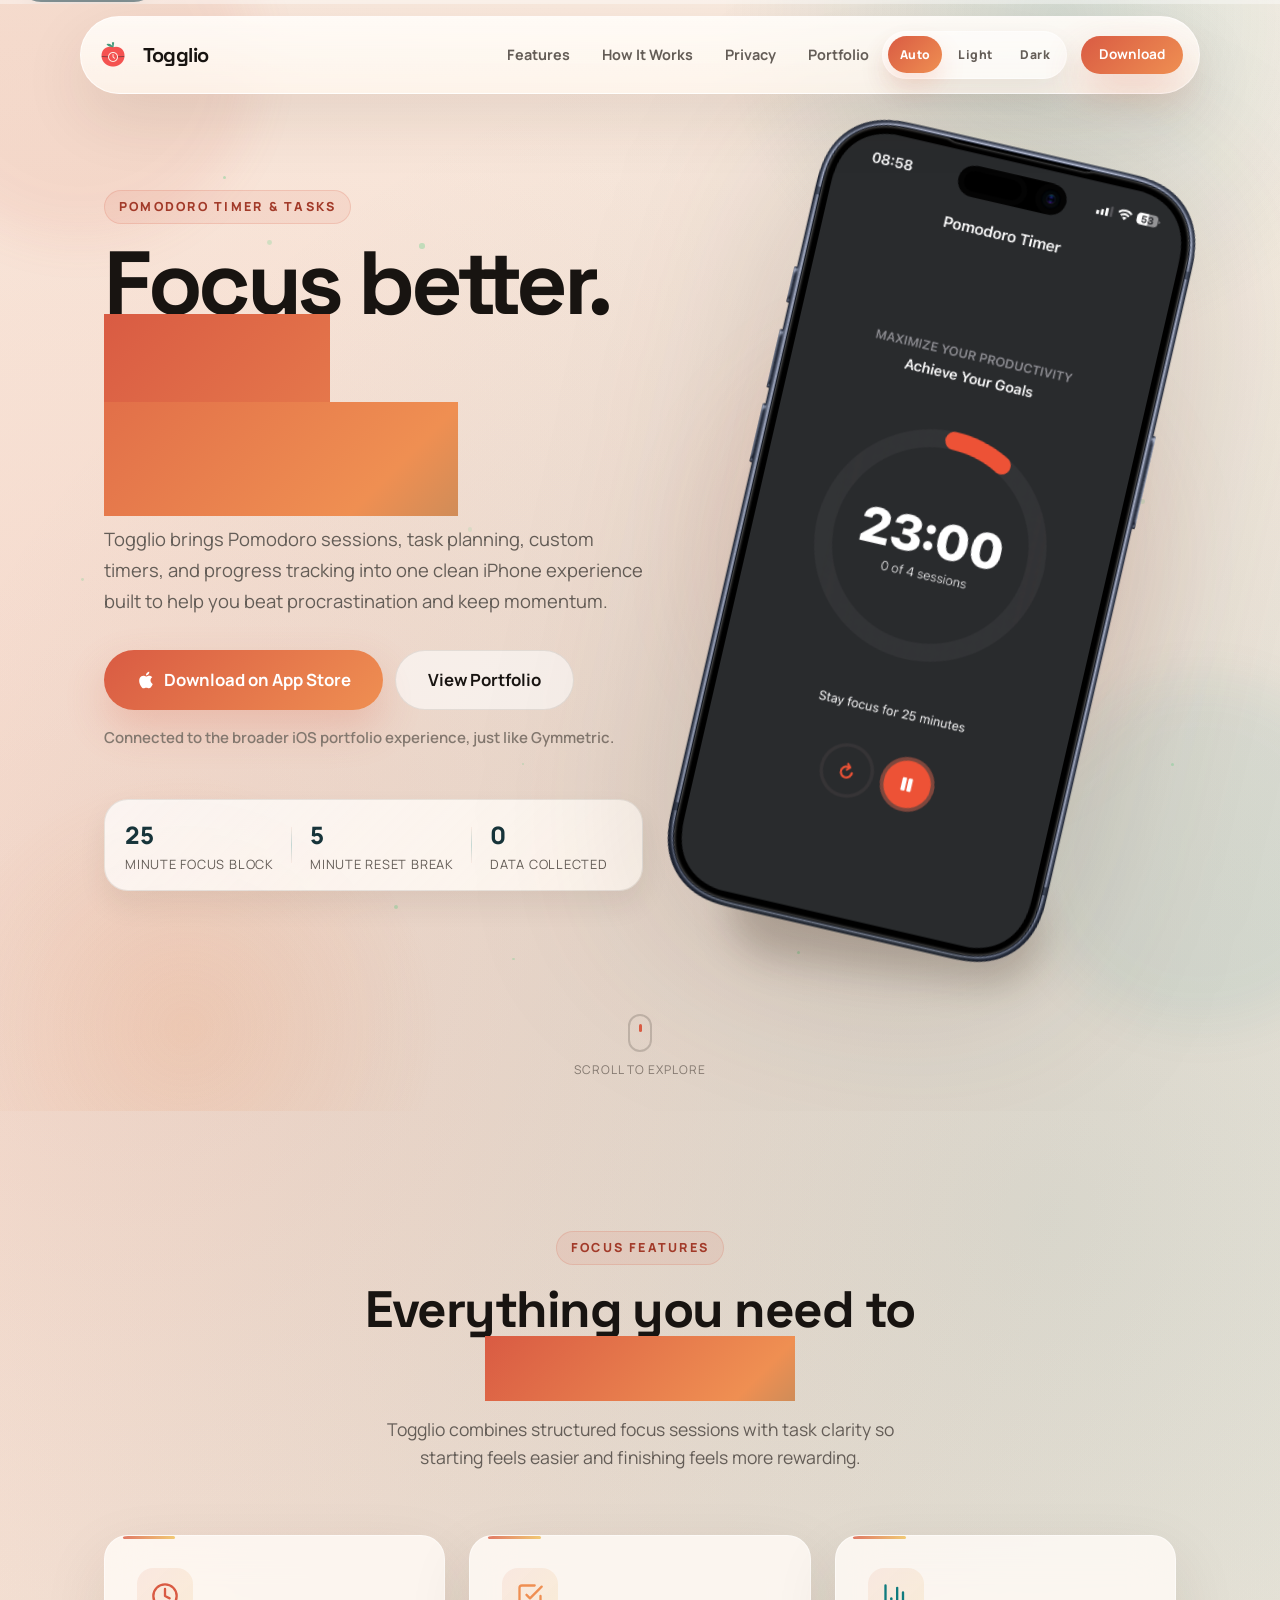
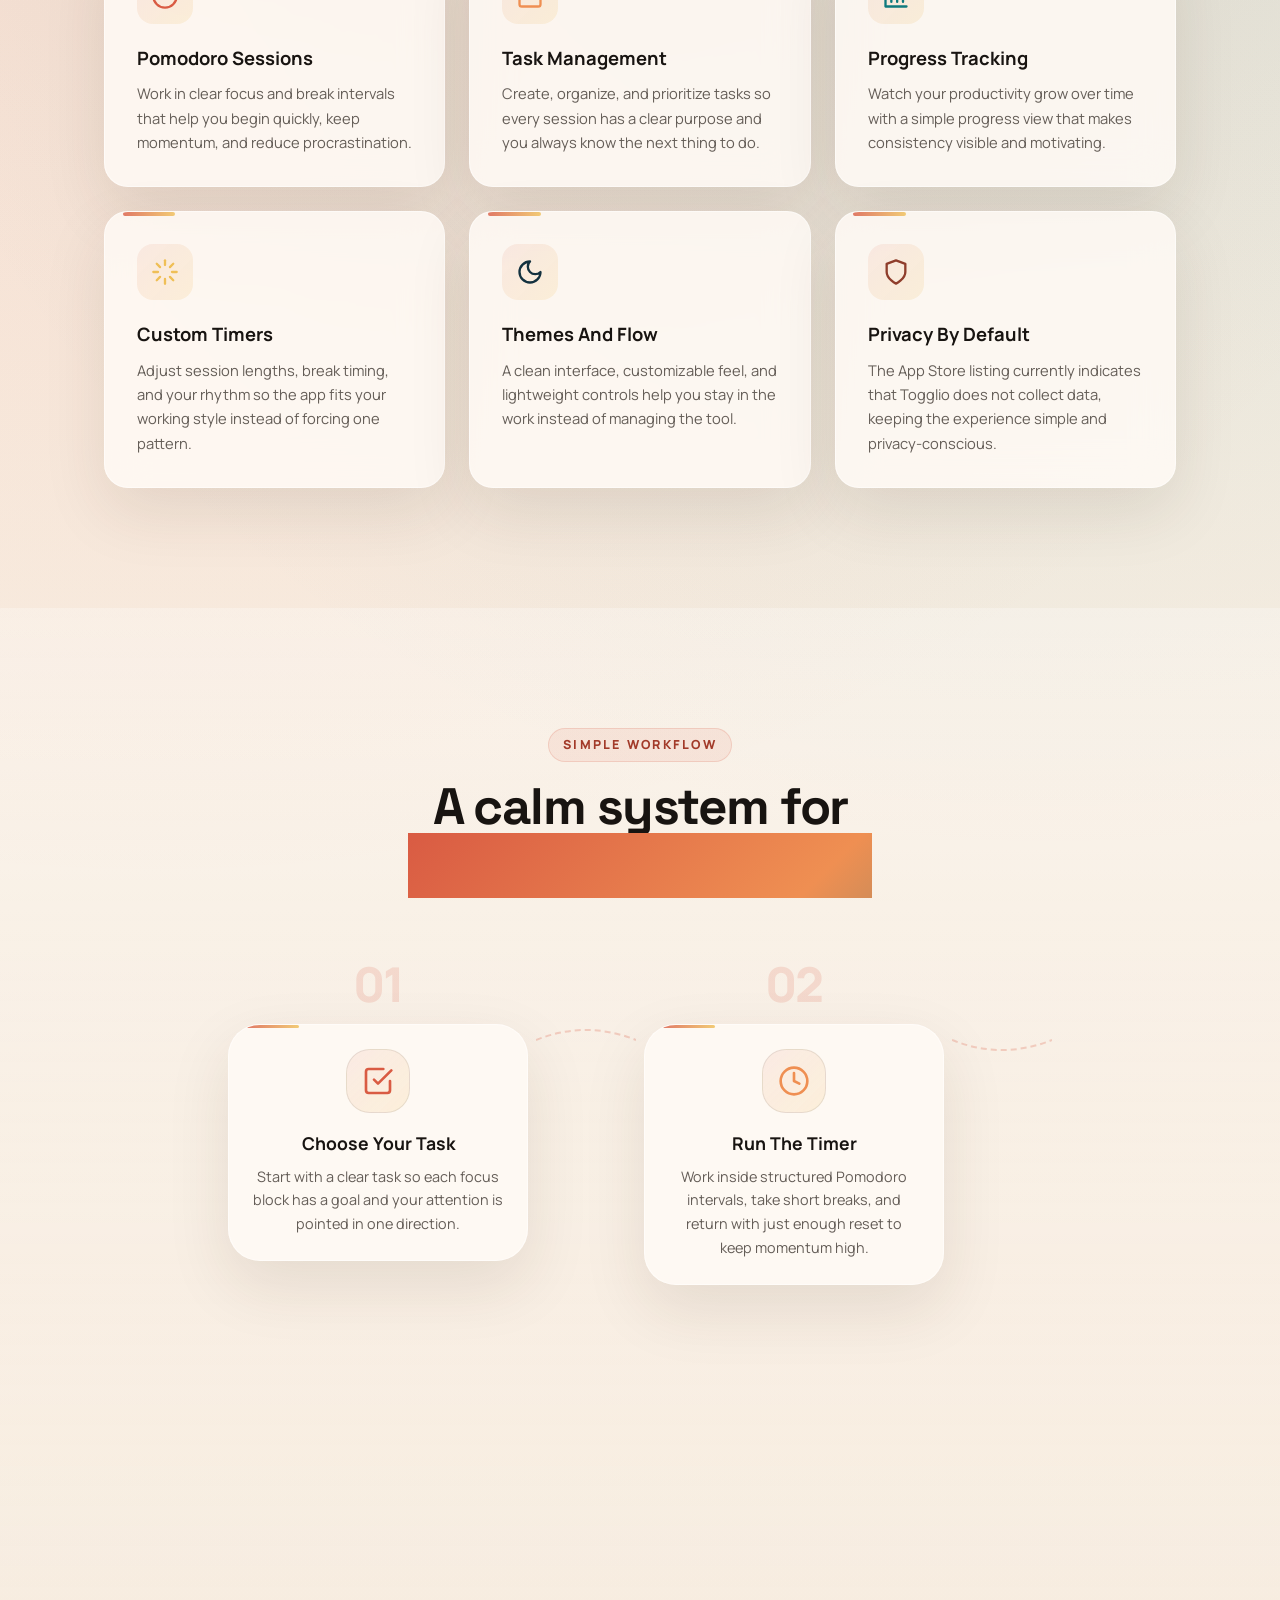
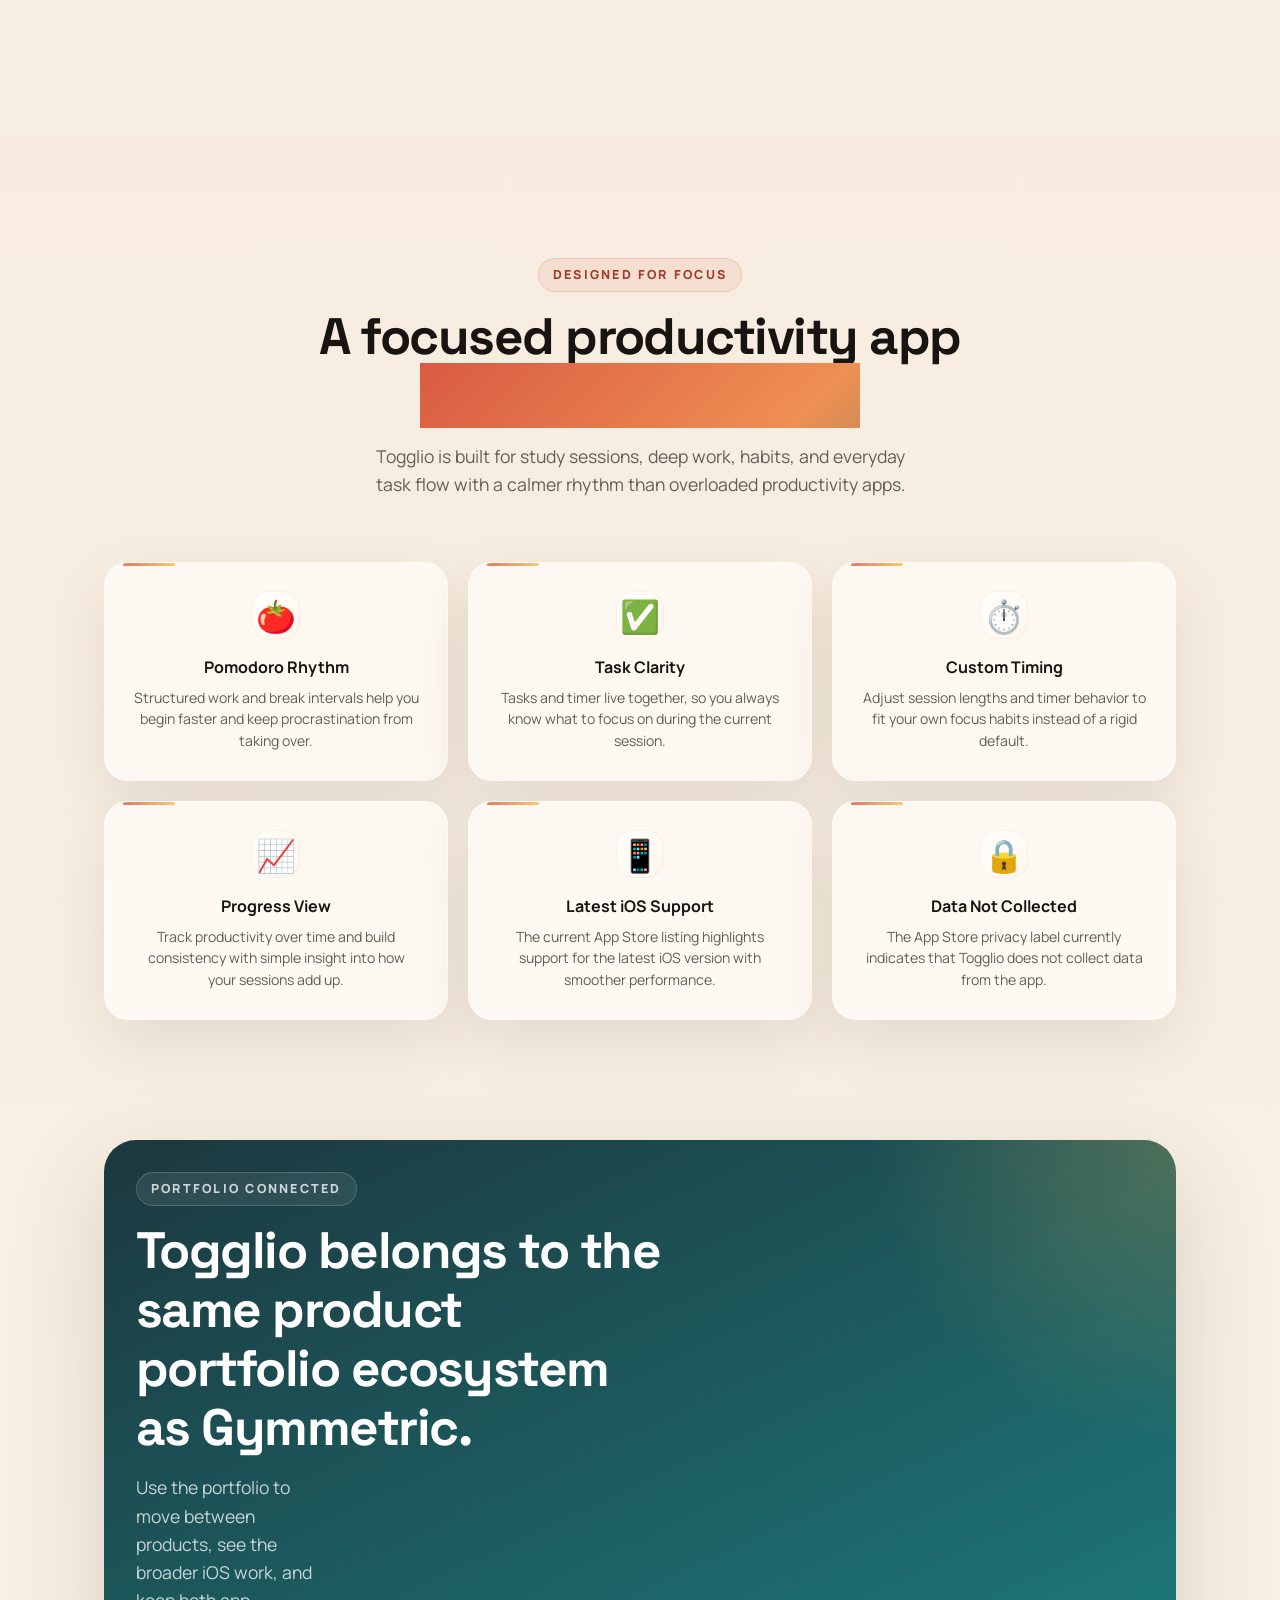
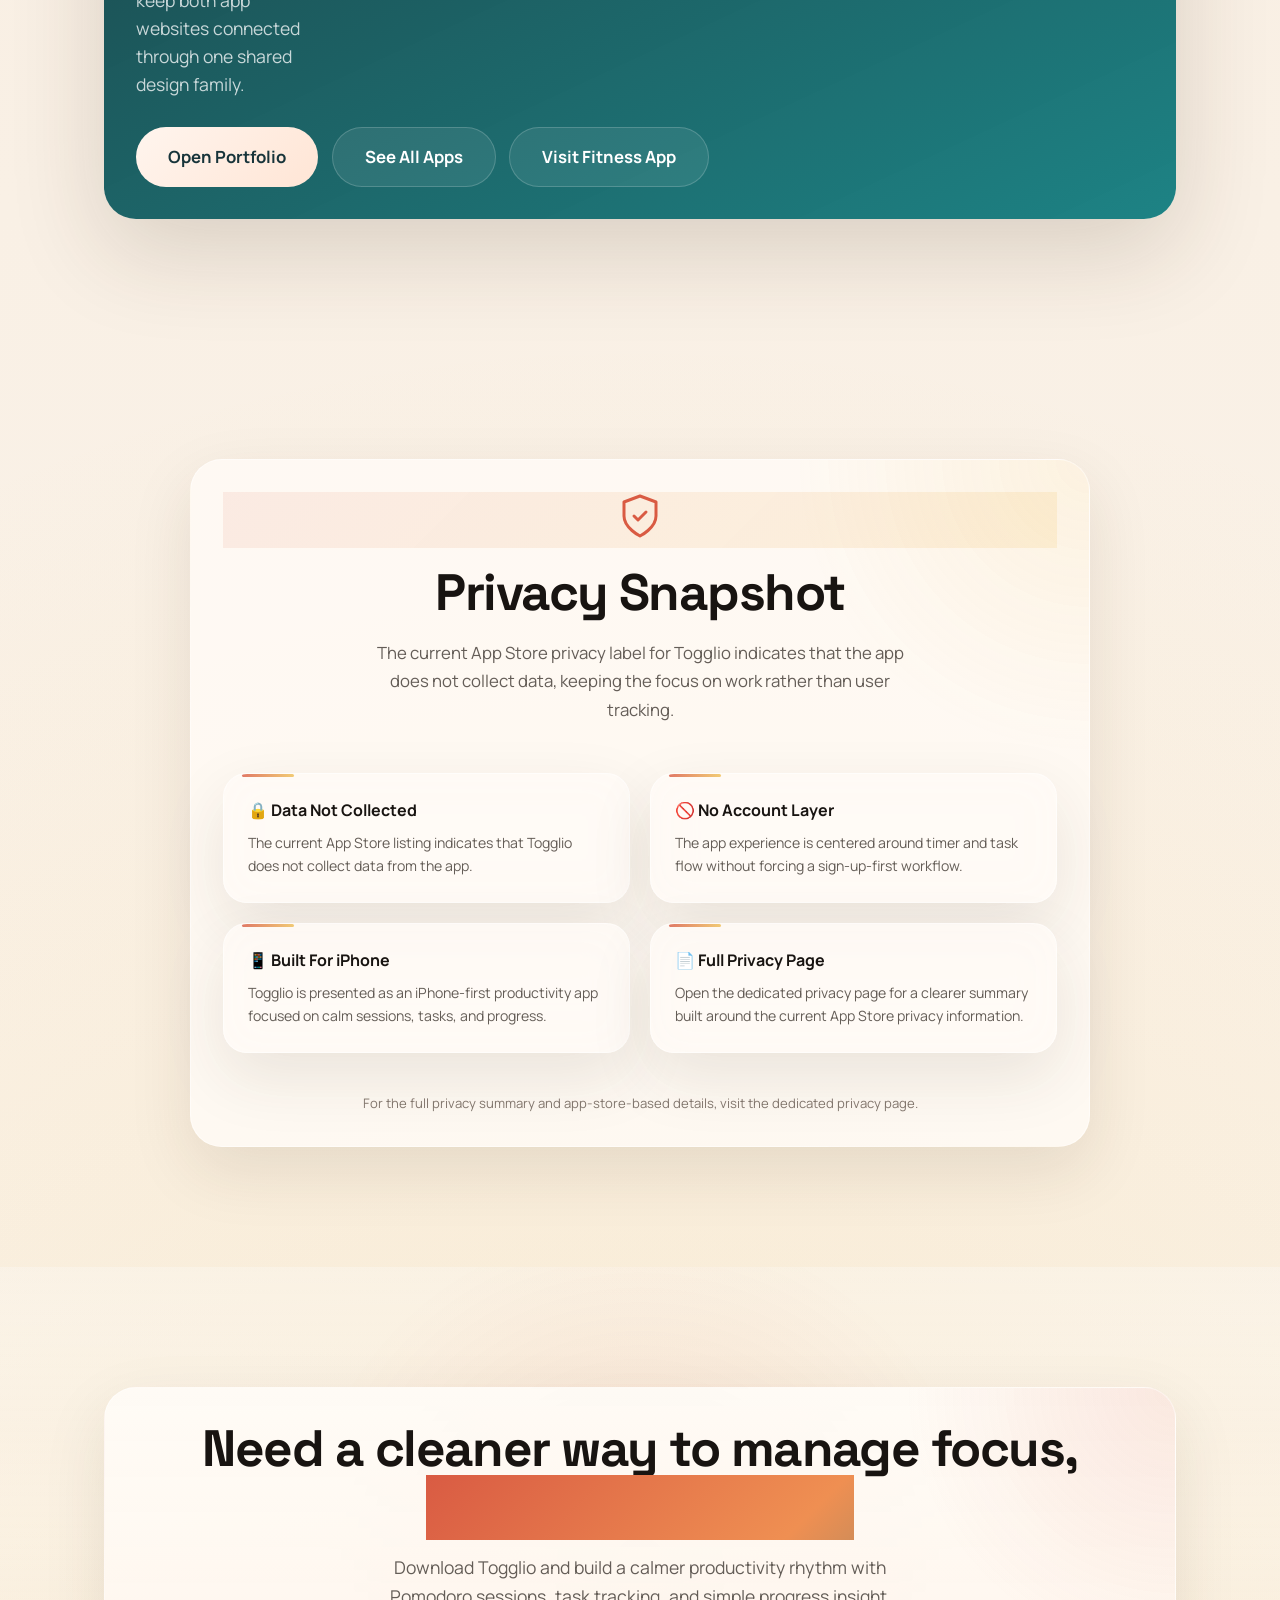
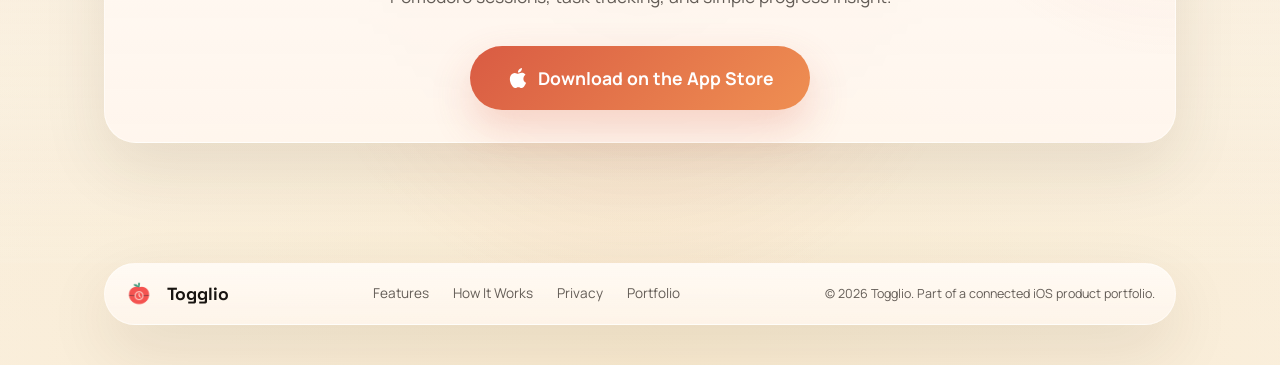
<file: apps/togglio/index.html>
<!DOCTYPE html>
<html lang="en">
<head>
    <meta charset="UTF-8">
    <meta name="viewport" content="width=device-width, initial-scale=1.0">
    <title>Togglio — Pomodoro Timer &amp; Tasks</title>
    <meta name="description" content="Boost focus and productivity with Pomodoro sessions, task tracking, and custom timers. Togglio is a focused iPhone productivity app built to help you start, stay in flow, and finish strong.">
    <script>
        (function () {
            try {
                var mode = localStorage.getItem('site-theme-mode') || 'system';
                var prefersDark = window.matchMedia('(prefers-color-scheme: dark)').matches;
                var resolved = mode === 'dark' || (mode === 'system' && prefersDark) ? 'dark' : 'light';
                document.documentElement.setAttribute('data-theme-mode', mode);
                document.documentElement.setAttribute('data-theme', resolved);
                document.documentElement.style.colorScheme = resolved;
            } catch (error) {}
        })();
    </script>
    <link rel="stylesheet" href="assets/css/styles.css">
    <link rel="icon" type="image/png" href="assets/images/logo.png">
    <link rel="apple-touch-icon" href="assets/images/logo.png">
    <link rel="preconnect" href="https://fonts.googleapis.com">
    <link rel="preconnect" href="https://fonts.gstatic.com" crossorigin>
    <link href="https://fonts.googleapis.com/css2?family=Manrope:wght@400;500;600;700;800&amp;family=Space+Grotesk:wght@500;700&amp;display=swap" rel="stylesheet">
</head>
<body>
    <a class="skip-link" href="#main-content">Skip to content</a>
    <div class="scroll-progress" aria-hidden="true"><span></span></div>

    <nav class="nav" id="nav">
        <div class="nav__inner container">
            <a href="#" class="nav__logo">
                <img src="assets/images/logo.png" alt="Togglio" class="nav__logo-img">
                Togglio
            </a>
            <ul class="nav__links">
                <li><a href="#features">Features</a></li>
                <li><a href="#how-it-works">How It Works</a></li>
                <li><a href="privacy.html">Privacy</a></li>
                <li><a href="../../index.html">Portfolio</a></li>
            </ul>
            <div class="theme-switcher theme-switcher--nav" role="group" aria-label="Color theme">
                <button class="theme-switcher__button" type="button" data-theme-option="system" aria-pressed="true">Auto</button>
                <button class="theme-switcher__button" type="button" data-theme-option="light" aria-pressed="false">Light</button>
                <button class="theme-switcher__button" type="button" data-theme-option="dark" aria-pressed="false">Dark</button>
            </div>
            <a href="https://apps.apple.com/ma/app/togglio-pomodoro-timer-tasks/id6746730743" target="_blank" rel="noopener" class="btn btn--sm btn--primary nav__cta">Download</a>
            <button class="nav__hamburger" id="hamburger" aria-label="Toggle menu">
                <span></span><span></span><span></span>
            </button>
        </div>
    </nav>

    <div class="mobile-menu" id="mobileMenu">
        <ul>
            <li><a href="#features">Features</a></li>
            <li><a href="#how-it-works">How It Works</a></li>
            <li><a href="privacy.html">Privacy</a></li>
            <li><a href="../../index.html">Portfolio</a></li>
            <li class="mobile-menu__theme">
                <div class="theme-switcher theme-switcher--mobile" role="group" aria-label="Color theme">
                    <button class="theme-switcher__button" type="button" data-theme-option="system" aria-pressed="true">Auto</button>
                    <button class="theme-switcher__button" type="button" data-theme-option="light" aria-pressed="false">Light</button>
                    <button class="theme-switcher__button" type="button" data-theme-option="dark" aria-pressed="false">Dark</button>
                </div>
            </li>
            <li><a href="https://apps.apple.com/ma/app/togglio-pomodoro-timer-tasks/id6746730743" target="_blank" rel="noopener" class="btn btn--primary btn--block">Download</a></li>
        </ul>
    </div>

    <main id="main-content">
        <section class="hero" id="hero">
            <div class="hero__bg-glow"></div>
            <div class="hero__bg-grid"></div>
            <div class="container hero__inner">
                <div class="hero__content reveal">
                    <span class="badge">Pomodoro Timer &amp; Tasks</span>
                    <h1 class="hero__title">
                        Focus better.<br>
                        <span class="gradient-text">Finish stronger.</span>
                    </h1>
                    <p class="hero__subtitle">
                        Togglio brings Pomodoro sessions, task planning, custom
                        timers, and progress tracking into one clean iPhone
                        experience built to help you beat procrastination and
                        keep momentum.
                    </p>
                    <div class="hero__actions">
                        <a href="https://apps.apple.com/ma/app/togglio-pomodoro-timer-tasks/id6746730743" target="_blank" rel="noopener" class="btn btn--primary btn--lg">
                            <svg width="20" height="20" viewBox="0 0 24 24" fill="currentColor"><path d="M18.71 19.5c-.83 1.24-1.71 2.45-3.05 2.47-1.34.03-1.77-.79-3.29-.79-1.53 0-2 .77-3.27.82-1.31.05-2.3-1.32-3.14-2.53C4.25 17 2.94 12.45 4.7 9.39c.87-1.52 2.43-2.48 4.12-2.51 1.28-.02 2.5.87 3.29.87.78 0 2.26-1.07 3.8-.91.65.03 2.47.26 3.64 1.98-.09.06-2.17 1.28-2.15 3.81.03 3.02 2.65 4.03 2.68 4.04-.03.07-.42 1.44-1.38 2.83M13 3.5c.73-.83 1.94-1.46 2.94-1.5.13 1.17-.34 2.35-1.04 3.19-.69.85-1.83 1.51-2.95 1.42-.15-1.15.41-2.35 1.05-3.11z"/></svg>
                            Download on App Store
                        </a>
                        <a href="../../index.html" class="btn btn--ghost btn--lg">View Portfolio</a>
                    </div>
                    <p class="hero__portfolio-note">Connected to the broader iOS portfolio experience, just like Gymmetric.</p>
                    <div class="hero__stats">
                        <div class="hero__stat">
                            <span class="hero__stat-value counter" data-target="25">0</span>
                            <span class="hero__stat-label">Minute focus block</span>
                        </div>
                        <div class="hero__stat-divider"></div>
                        <div class="hero__stat">
                            <span class="hero__stat-value counter" data-target="5">0</span>
                            <span class="hero__stat-label">Minute reset break</span>
                        </div>
                        <div class="hero__stat-divider"></div>
                        <div class="hero__stat">
                            <span class="hero__stat-value counter" data-target="0">0</span>
                            <span class="hero__stat-label">Data collected</span>
                        </div>
                    </div>
                </div>

                <div class="hero__visual reveal reveal--delay-1">
                    <div class="phone-mockup phone-mockup--asset togglio-mockup">
                        <img src="assets/images/mockup.png" alt="Togglio app mockup showing Pomodoro sessions, tasks, and productivity flow" class="phone-mockup__asset">
                    </div>
                </div>
            </div>

            <div class="hero__scroll-hint">
                <div class="hero__scroll-mouse">
                    <div class="hero__scroll-dot"></div>
                </div>
                <span>Scroll to explore</span>
            </div>
        </section>

        <section class="features" id="features">
            <div class="container">
                <div class="section-header reveal">
                    <span class="badge">Focus Features</span>
                    <h2 class="section-title">Everything you need to<br><span class="gradient-text">stay on track</span></h2>
                    <p class="section-subtitle">Togglio combines structured focus sessions with task clarity so starting feels easier and finishing feels more rewarding.</p>
                </div>

                <div class="features__grid">
                    <div class="feature-card reveal">
                        <div class="feature-card__icon" style="--accent: #d95b43;">
                            <svg width="28" height="28" viewBox="0 0 24 24" fill="none" stroke="currentColor" stroke-width="2" stroke-linecap="round" stroke-linejoin="round"><circle cx="12" cy="12" r="10"/><path d="M12 6v6l4 2"/></svg>
                        </div>
                        <h3 class="feature-card__title">Pomodoro Sessions</h3>
                        <p class="feature-card__desc">Work in clear focus and break intervals that help you begin quickly, keep momentum, and reduce procrastination.</p>
                    </div>

                    <div class="feature-card reveal">
                        <div class="feature-card__icon" style="--accent: #ef8f52;">
                            <svg width="28" height="28" viewBox="0 0 24 24" fill="none" stroke="currentColor" stroke-width="2" stroke-linecap="round" stroke-linejoin="round"><path d="M9 11l3 3L22 4"/><path d="M21 12v7a2 2 0 0 1-2 2H5a2 2 0 0 1-2-2V5a2 2 0 0 1 2-2h11"/></svg>
                        </div>
                        <h3 class="feature-card__title">Task Management</h3>
                        <p class="feature-card__desc">Create, organize, and prioritize tasks so every session has a clear purpose and you always know the next thing to do.</p>
                    </div>

                    <div class="feature-card reveal">
                        <div class="feature-card__icon" style="--accent: #0f7b7e;">
                            <svg width="28" height="28" viewBox="0 0 24 24" fill="none" stroke="currentColor" stroke-width="2" stroke-linecap="round" stroke-linejoin="round"><path d="M3 3v18h18"/><path d="M18 17V9"/><path d="M13 17V5"/><path d="M8 17v-3"/></svg>
                        </div>
                        <h3 class="feature-card__title">Progress Tracking</h3>
                        <p class="feature-card__desc">Watch your productivity grow over time with a simple progress view that makes consistency visible and motivating.</p>
                    </div>

                    <div class="feature-card reveal">
                        <div class="feature-card__icon" style="--accent: #efbf56;">
                            <svg width="28" height="28" viewBox="0 0 24 24" fill="none" stroke="currentColor" stroke-width="2" stroke-linecap="round" stroke-linejoin="round"><path d="M12 2v4"/><path d="M12 18v4"/><path d="m4.93 4.93 2.83 2.83"/><path d="m16.24 16.24 2.83 2.83"/><path d="M2 12h4"/><path d="M18 12h4"/><path d="m4.93 19.07 2.83-2.83"/><path d="m16.24 7.76 2.83-2.83"/></svg>
                        </div>
                        <h3 class="feature-card__title">Custom Timers</h3>
                        <p class="feature-card__desc">Adjust session lengths, break timing, and your rhythm so the app fits your working style instead of forcing one pattern.</p>
                    </div>

                    <div class="feature-card reveal">
                        <div class="feature-card__icon" style="--accent: #13313f;">
                            <svg width="28" height="28" viewBox="0 0 24 24" fill="none" stroke="currentColor" stroke-width="2" stroke-linecap="round" stroke-linejoin="round"><path d="M12 3a6 6 0 0 0 9 9 9 9 0 1 1-9-9z"/></svg>
                        </div>
                        <h3 class="feature-card__title">Themes And Flow</h3>
                        <p class="feature-card__desc">A clean interface, customizable feel, and lightweight controls help you stay in the work instead of managing the tool.</p>
                    </div>

                    <div class="feature-card reveal">
                        <div class="feature-card__icon" style="--accent: #8f3e2c;">
                            <svg width="28" height="28" viewBox="0 0 24 24" fill="none" stroke="currentColor" stroke-width="2" stroke-linecap="round" stroke-linejoin="round"><path d="M12 22s8-4 8-10V5l-8-3-8 3v7c0 6 8 10 8 10z"/></svg>
                        </div>
                        <h3 class="feature-card__title">Privacy By Default</h3>
                        <p class="feature-card__desc">The App Store listing currently indicates that Togglio does not collect data, keeping the experience simple and privacy-conscious.</p>
                    </div>
                </div>
            </div>
        </section>

        <section class="how-it-works" id="how-it-works">
            <div class="container">
                <div class="section-header reveal">
                    <span class="badge">Simple Workflow</span>
                    <h2 class="section-title">A calm system for<br><span class="gradient-text">getting things done</span></h2>
                </div>

                <div class="steps">
                    <div class="step reveal">
                        <div class="step__number">01</div>
                        <div class="step__content">
                            <div class="step__icon-wrap">
                                <svg width="32" height="32" viewBox="0 0 24 24" fill="none" stroke="#d95b43" stroke-width="2" stroke-linecap="round" stroke-linejoin="round"><path d="M9 11l3 3L22 4"/><path d="M21 12v7a2 2 0 0 1-2 2H5a2 2 0 0 1-2-2V5a2 2 0 0 1 2-2h11"/></svg>
                            </div>
                            <h3 class="step__title">Choose Your Task</h3>
                            <p class="step__desc">Start with a clear task so each focus block has a goal and your attention is pointed in one direction.</p>
                        </div>
                    </div>

                    <div class="step__connector reveal">
                        <svg width="100" height="40" viewBox="0 0 100 40">
                            <path d="M0,20 Q50,0 100,20" fill="none" stroke="#d95b43" stroke-width="2" stroke-dasharray="6 4" opacity="0.5"/>
                        </svg>
                    </div>

                    <div class="step reveal">
                        <div class="step__number">02</div>
                        <div class="step__content">
                            <div class="step__icon-wrap">
                                <svg width="32" height="32" viewBox="0 0 24 24" fill="none" stroke="#ef8f52" stroke-width="2" stroke-linecap="round" stroke-linejoin="round"><circle cx="12" cy="12" r="10"/><path d="M12 6v6l4 2"/></svg>
                            </div>
                            <h3 class="step__title">Run The Timer</h3>
                            <p class="step__desc">Work inside structured Pomodoro intervals, take short breaks, and return with just enough reset to keep momentum high.</p>
                        </div>
                    </div>

                    <div class="step__connector reveal">
                        <svg width="100" height="40" viewBox="0 0 100 40">
                            <path d="M0,20 Q50,40 100,20" fill="none" stroke="#d95b43" stroke-width="2" stroke-dasharray="6 4" opacity="0.5"/>
                        </svg>
                    </div>

                    <div class="step reveal">
                        <div class="step__number">03</div>
                        <div class="step__content">
                            <div class="step__icon-wrap">
                                <svg width="32" height="32" viewBox="0 0 24 24" fill="none" stroke="#0f7b7e" stroke-width="2" stroke-linecap="round" stroke-linejoin="round"><path d="M3 3v18h18"/><path d="M18 17V9"/><path d="M13 17V5"/><path d="M8 17v-3"/></svg>
                            </div>
                            <h3 class="step__title">Review Your Progress</h3>
                            <p class="step__desc">Look back at sessions, output, and consistency so your focus system becomes easier to repeat and improve over time.</p>
                        </div>
                    </div>
                </div>
            </div>
        </section>

        <section class="showcase">
            <div class="container">
                <div class="section-header reveal">
                    <span class="badge">Designed For Focus</span>
                    <h2 class="section-title">A focused productivity app<br><span class="gradient-text">without the clutter</span></h2>
                    <p class="section-subtitle">Togglio is built for study sessions, deep work, habits, and everyday task flow with a calmer rhythm than overloaded productivity apps.</p>
                </div>
                <div class="showcase__cards">
                    <div class="showcase-card reveal">
                        <div class="showcase-card__emoji">🍅</div>
                        <h4>Pomodoro Rhythm</h4>
                        <p>Structured work and break intervals help you begin faster and keep procrastination from taking over.</p>
                    </div>
                    <div class="showcase-card reveal">
                        <div class="showcase-card__emoji">✅</div>
                        <h4>Task Clarity</h4>
                        <p>Tasks and timer live together, so you always know what to focus on during the current session.</p>
                    </div>
                    <div class="showcase-card reveal">
                        <div class="showcase-card__emoji">⏱️</div>
                        <h4>Custom Timing</h4>
                        <p>Adjust session lengths and timer behavior to fit your own focus habits instead of a rigid default.</p>
                    </div>
                    <div class="showcase-card reveal">
                        <div class="showcase-card__emoji">📈</div>
                        <h4>Progress View</h4>
                        <p>Track productivity over time and build consistency with simple insight into how your sessions add up.</p>
                    </div>
                    <div class="showcase-card reveal">
                        <div class="showcase-card__emoji">📱</div>
                        <h4>Latest iOS Support</h4>
                        <p>The current App Store listing highlights support for the latest iOS version with smoother performance.</p>
                    </div>
                    <div class="showcase-card reveal">
                        <div class="showcase-card__emoji">🔒</div>
                        <h4>Data Not Collected</h4>
                        <p>The App Store privacy label currently indicates that Togglio does not collect data from the app.</p>
                    </div>
                </div>
            </div>
        </section>

        <section class="creator-bridge" id="creator-bridge">
            <div class="container">
                <div class="creator-bridge__card reveal">
                    <span class="badge">Portfolio Connected</span>
                    <h2 class="section-title">Togglio belongs to the same product portfolio ecosystem as Gymmetric.</h2>
                    <p class="section-subtitle">Use the portfolio to move between products, see the broader iOS work, and keep both app websites connected through one shared design family.</p>
                    <div class="creator-bridge__actions">
                        <a href="../../index.html" class="btn btn--primary btn--lg">Open Portfolio</a>
                        <a href="../../index.html#works" class="btn btn--ghost btn--lg">See All Apps</a>
                        <a href="../gymmetric/index.html" class="btn btn--outline btn--lg">Visit Fitness App</a>
                    </div>
                </div>
            </div>
        </section>

        <section class="privacy" id="privacy">
            <div class="container">
                <div class="privacy__inner reveal">
                    <div class="privacy__icon">
                        <svg width="48" height="48" viewBox="0 0 24 24" fill="none" stroke="#d95b43" stroke-width="1.5" stroke-linecap="round" stroke-linejoin="round"><path d="M12 22s8-4 8-10V5l-8-3-8 3v7c0 6 8 10 8 10z"/><polyline points="9 12 11 14 15 10"/></svg>
                    </div>
                    <h2 class="section-title">Privacy Snapshot</h2>
                    <p class="privacy__intro">The current App Store privacy label for Togglio indicates that the app does not collect data, keeping the focus on work rather than user tracking.</p>

                    <div class="privacy__grid">
                        <div class="privacy__card">
                            <h4>🔒 Data Not Collected</h4>
                            <p>The current App Store listing indicates that Togglio does not collect data from the app.</p>
                        </div>
                        <div class="privacy__card">
                            <h4>🚫 No Account Layer</h4>
                            <p>The app experience is centered around timer and task flow without forcing a sign-up-first workflow.</p>
                        </div>
                        <div class="privacy__card">
                            <h4>📱 Built For iPhone</h4>
                            <p>Togglio is presented as an iPhone-first productivity app focused on calm sessions, tasks, and progress.</p>
                        </div>
                        <div class="privacy__card">
                            <h4>📄 Full Privacy Page</h4>
                            <p>Open the dedicated privacy page for a clearer summary built around the current App Store privacy information.</p>
                        </div>
                    </div>

                    <p class="privacy__footer">For the full privacy summary and app-store-based details, visit the dedicated privacy page.</p>
                </div>
            </div>
        </section>

        <section class="cta" id="download">
            <div class="cta__glow"></div>
            <div class="container">
                <div class="cta__inner reveal">
                    <h2 class="section-title">Need a cleaner way to manage focus,<br><span class="gradient-text">timers, and tasks?</span></h2>
                    <p class="section-subtitle">Download Togglio and build a calmer productivity rhythm with Pomodoro sessions, task tracking, and simple progress insight.</p>
                    <a href="https://apps.apple.com/ma/app/togglio-pomodoro-timer-tasks/id6746730743" target="_blank" rel="noopener" class="btn btn--primary btn--lg btn--app-store">
                        <svg width="24" height="24" viewBox="0 0 24 24" fill="currentColor"><path d="M18.71 19.5c-.83 1.24-1.71 2.45-3.05 2.47-1.34.03-1.77-.79-3.29-.79-1.53 0-2 .77-3.27.82-1.31.05-2.3-1.32-3.14-2.53C4.25 17 2.94 12.45 4.7 9.39c.87-1.52 2.43-2.48 4.12-2.51 1.28-.02 2.5.87 3.29.87.78 0 2.26-1.07 3.8-.91.65.03 2.47.26 3.64 1.98-.09.06-2.17 1.28-2.15 3.81.03 3.02 2.65 4.03 2.68 4.04-.03.07-.42 1.44-1.38 2.83M13 3.5c.73-.83 1.94-1.46 2.94-1.5.13 1.17-.34 2.35-1.04 3.19-.69.85-1.83 1.51-2.95 1.42-.15-1.15.41-2.35 1.05-3.11z"/></svg>
                        Download on the App Store
                    </a>
                </div>
            </div>
        </section>
    </main>

    <footer class="footer">
        <div class="container">
            <div class="footer__inner">
                <div class="footer__brand">
                    <img src="assets/images/logo.png" alt="Togglio" class="footer__logo-img">
                    <span>Togglio</span>
                </div>
                <div class="footer__links">
                    <a href="#features">Features</a>
                    <a href="#how-it-works">How It Works</a>
                    <a href="privacy.html">Privacy</a>
                    <a href="../../index.html">Portfolio</a>
                </div>
                <p class="footer__copy">&copy; 2026 Togglio. Part of a connected iOS product portfolio.</p>
            </div>
        </div>
    </footer>

    <script src="assets/js/script.js"></script>
</body>
</html>
</file>
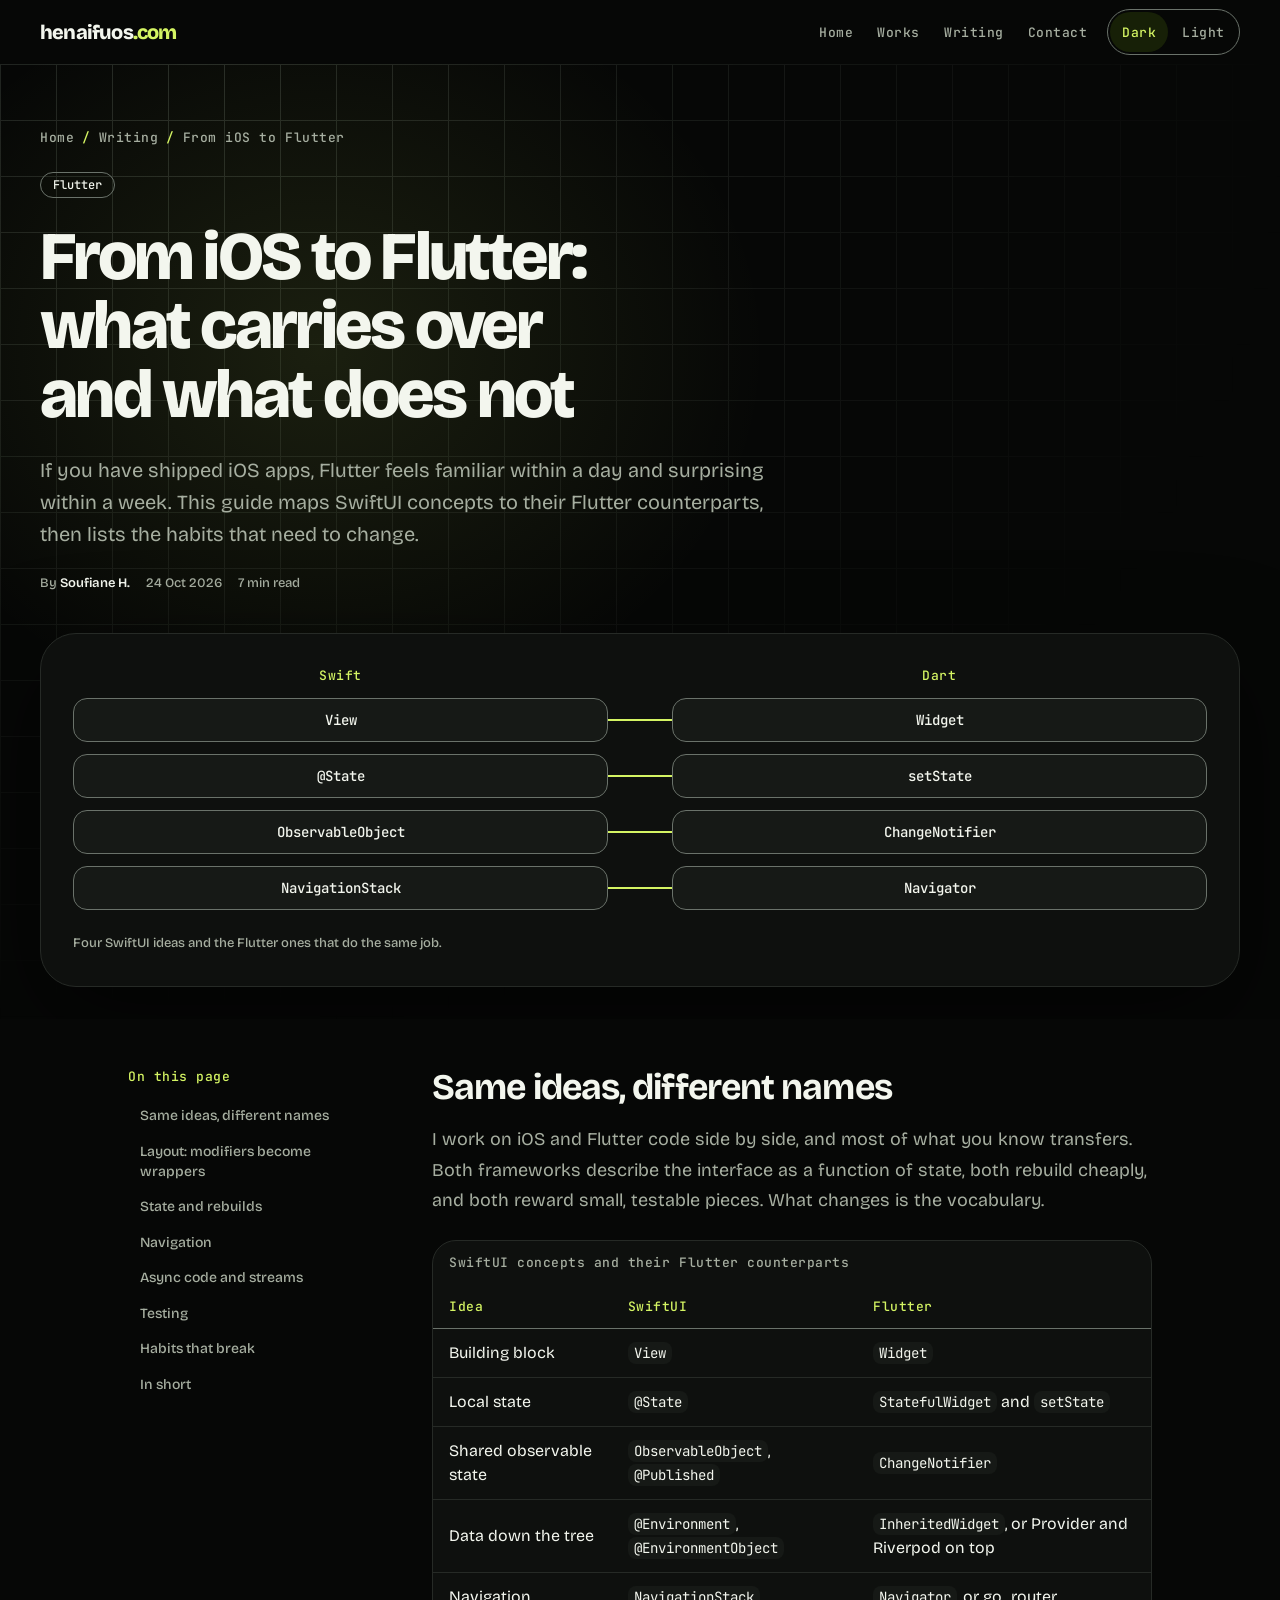
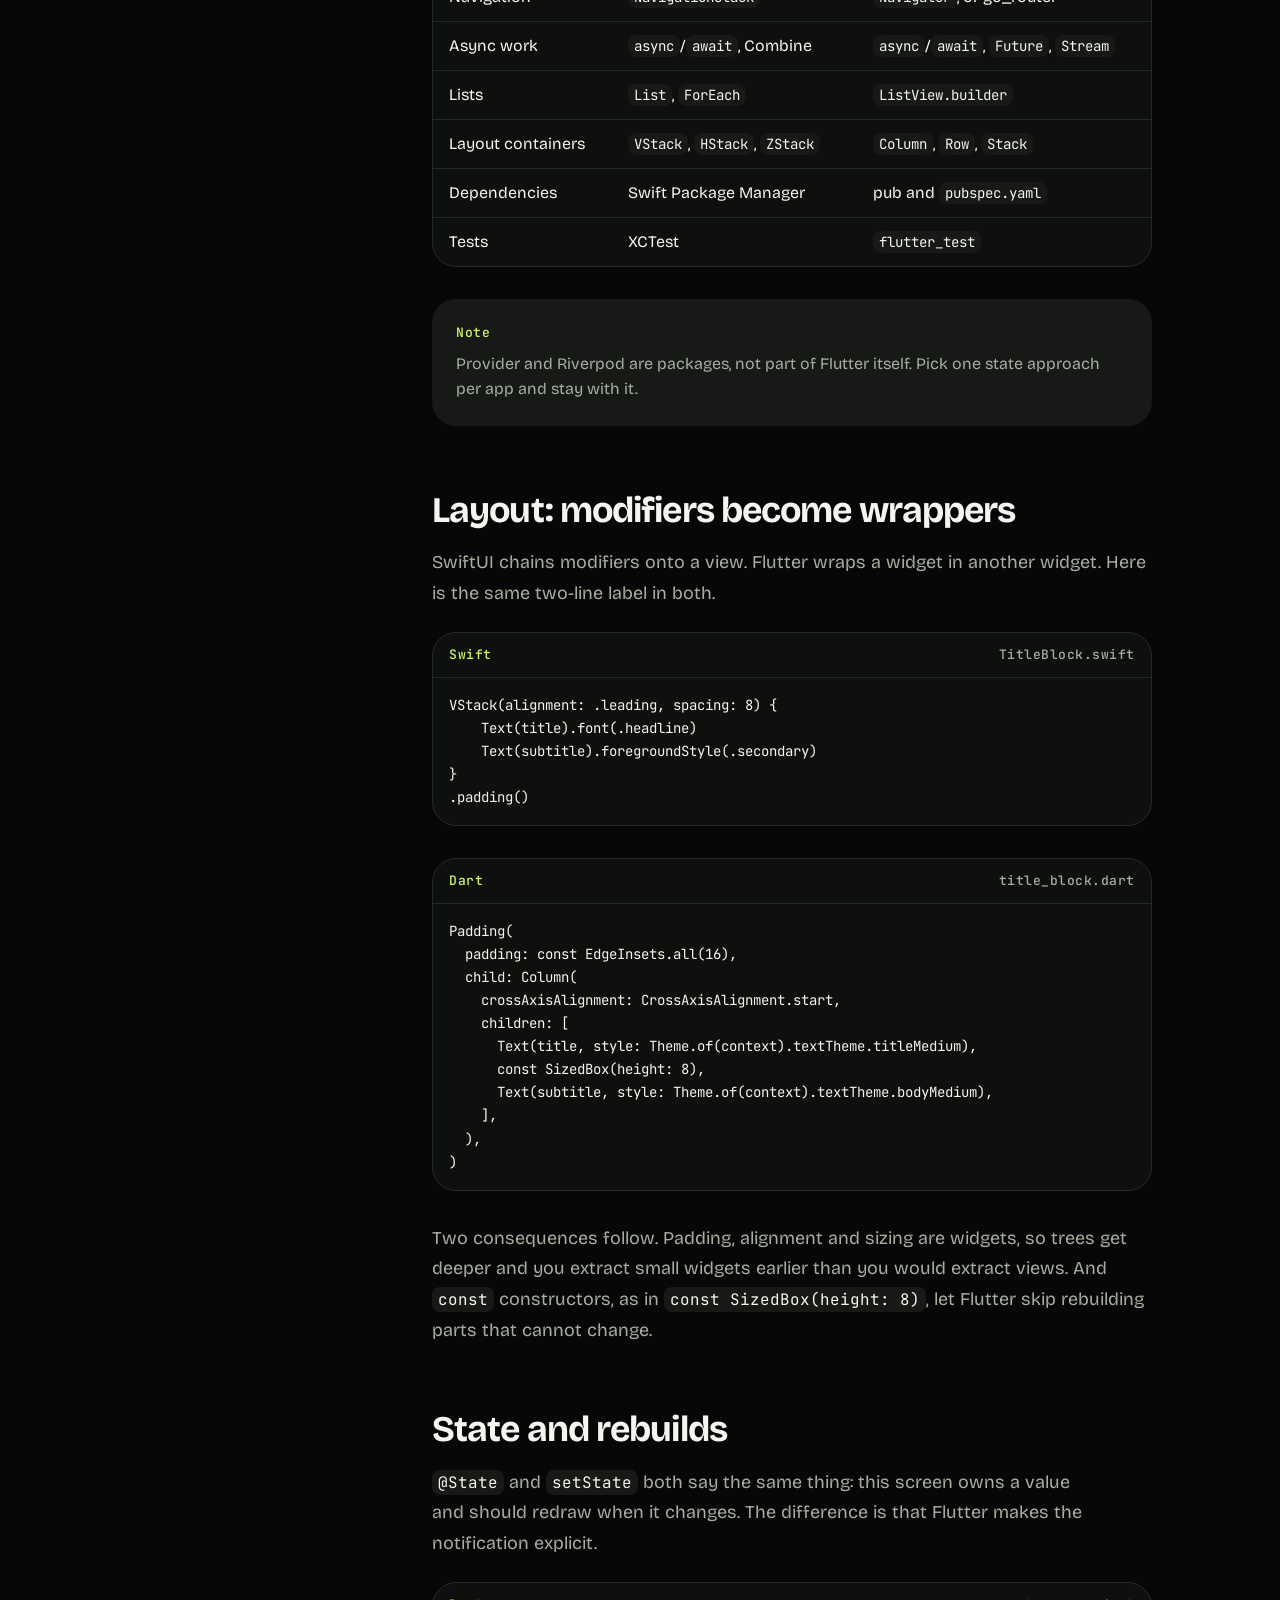
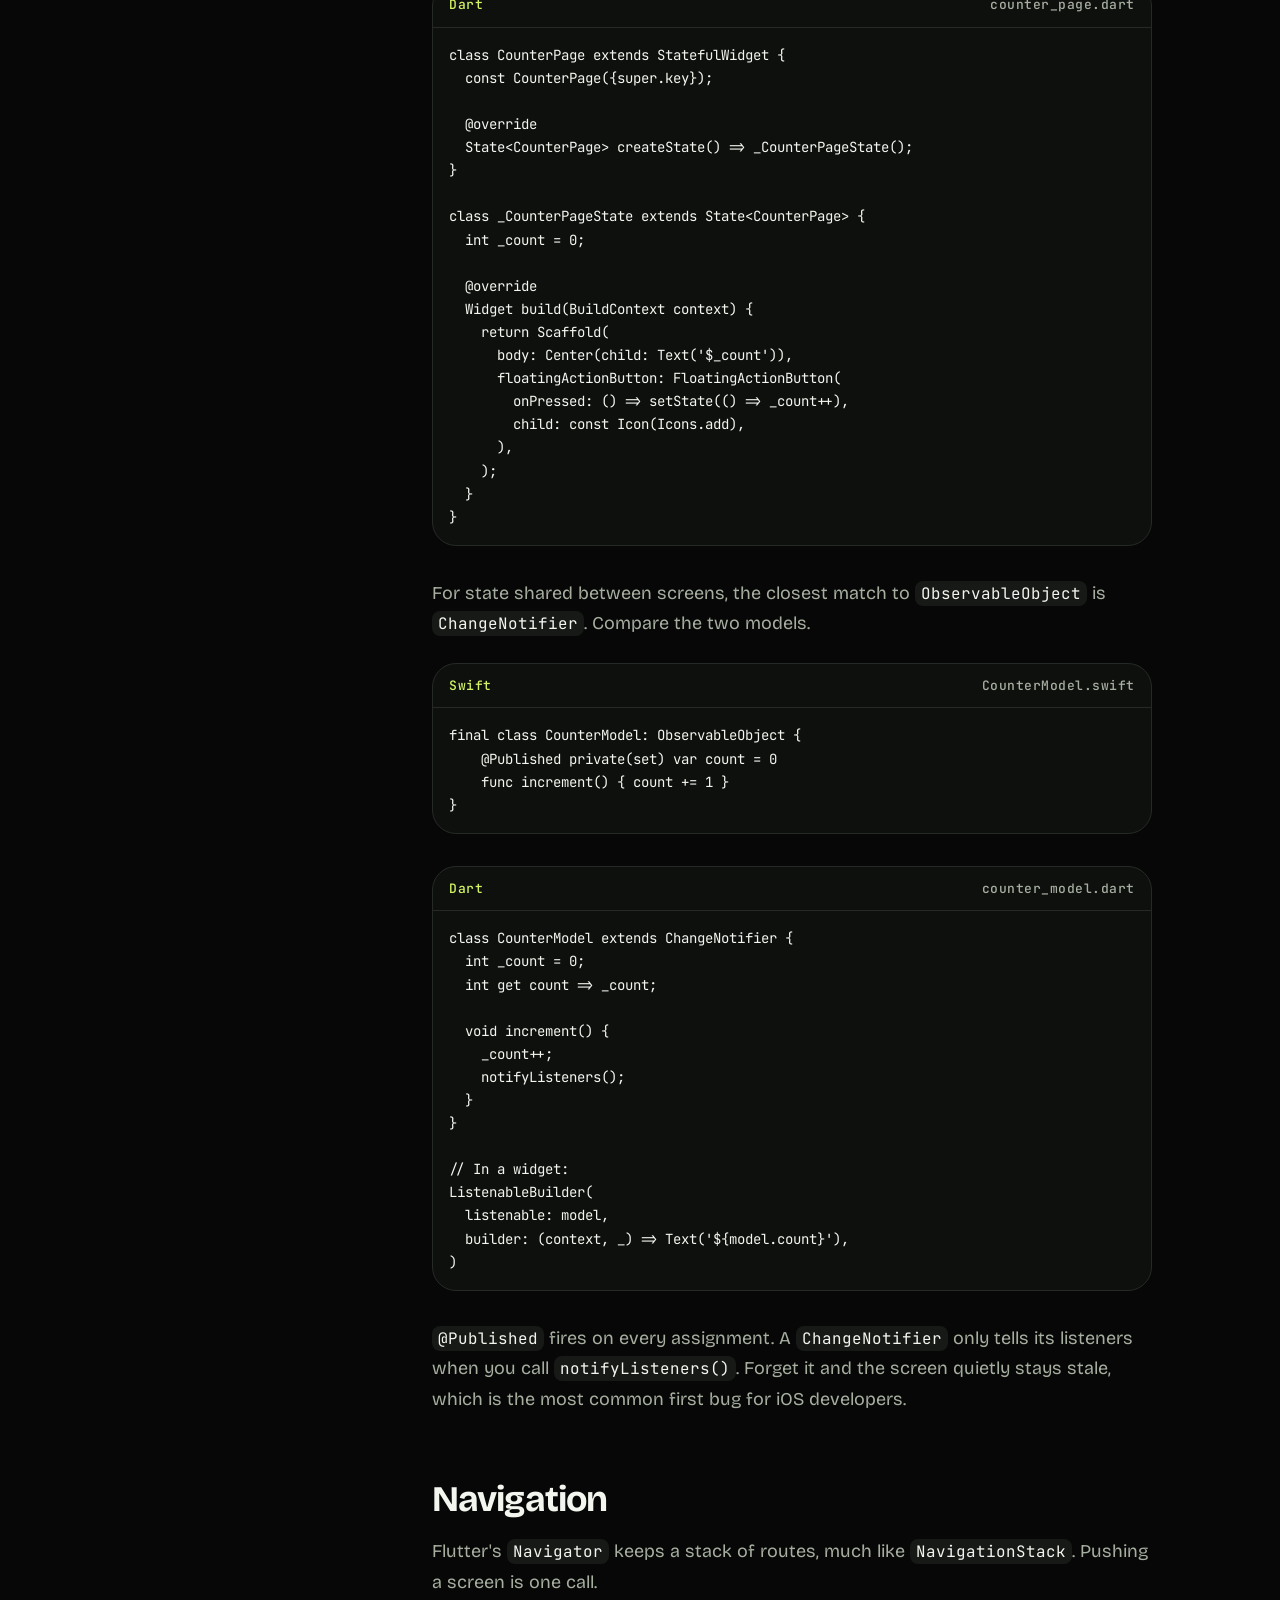
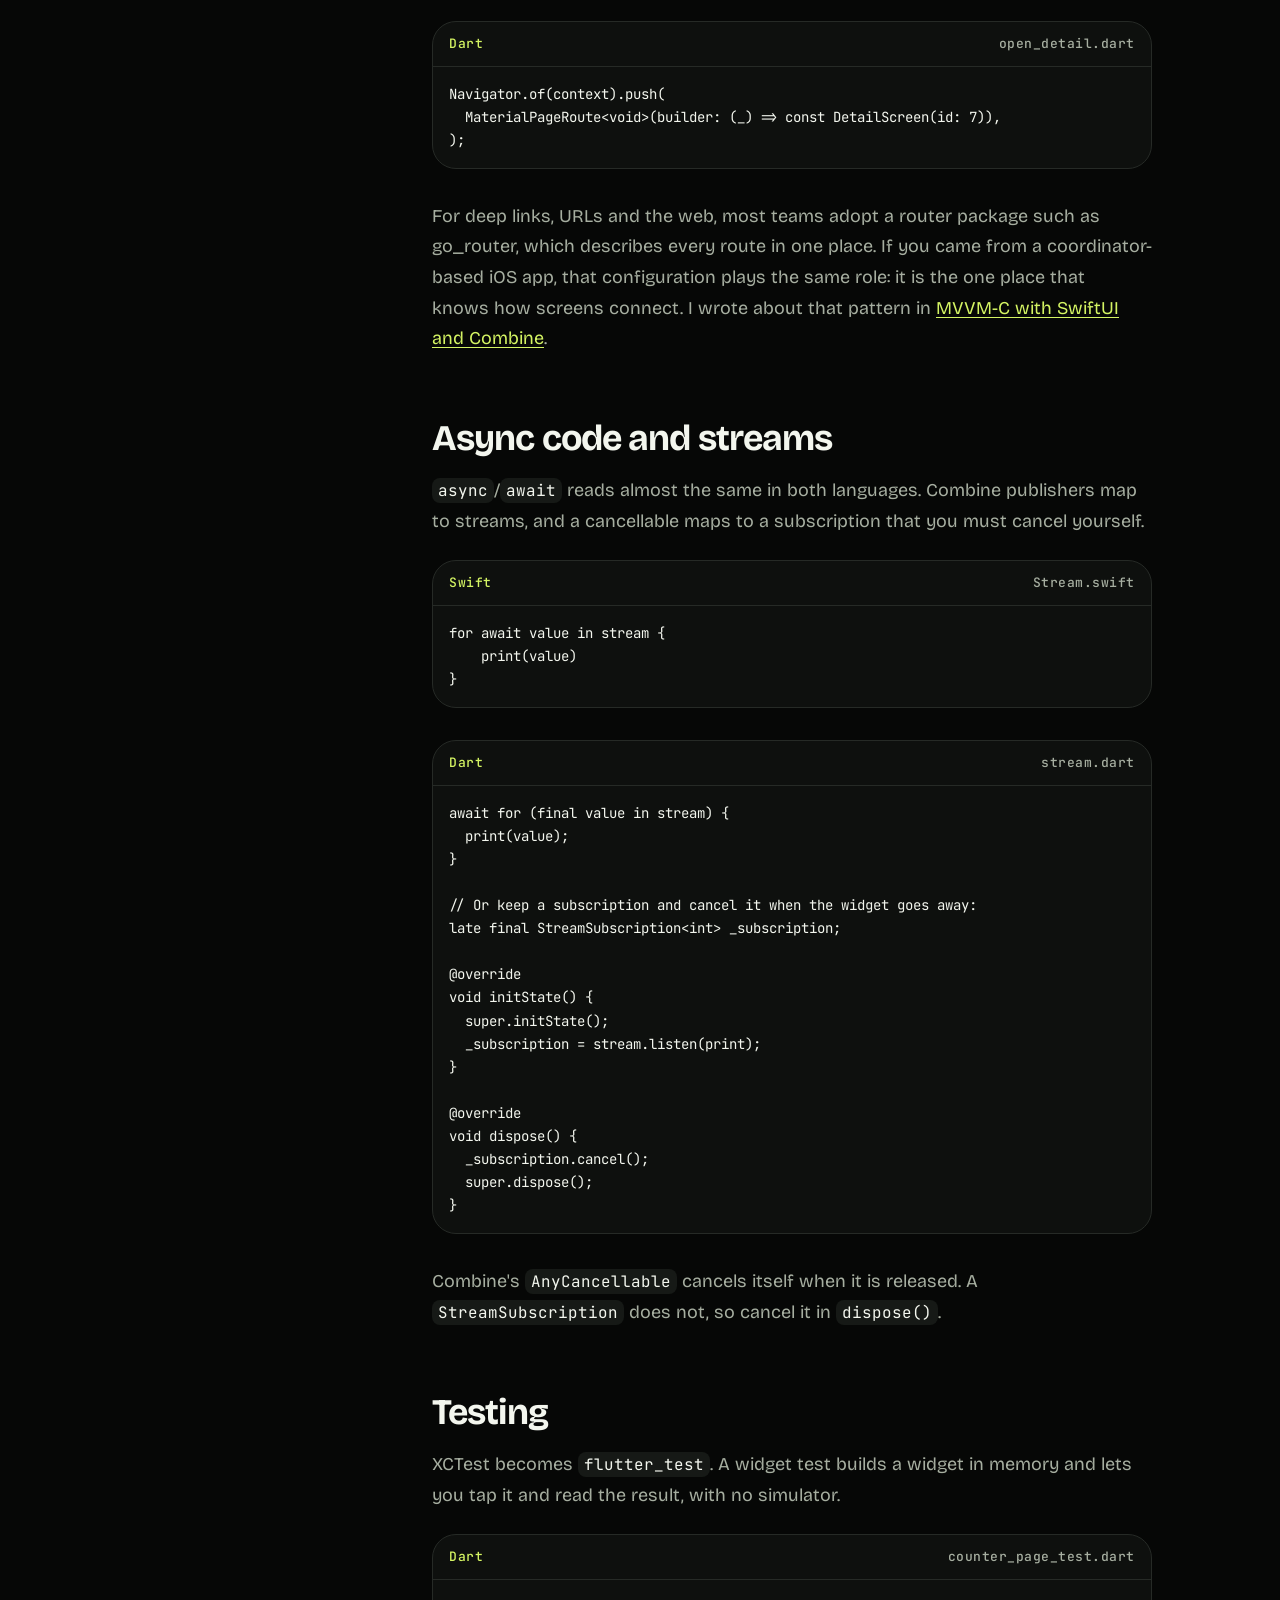
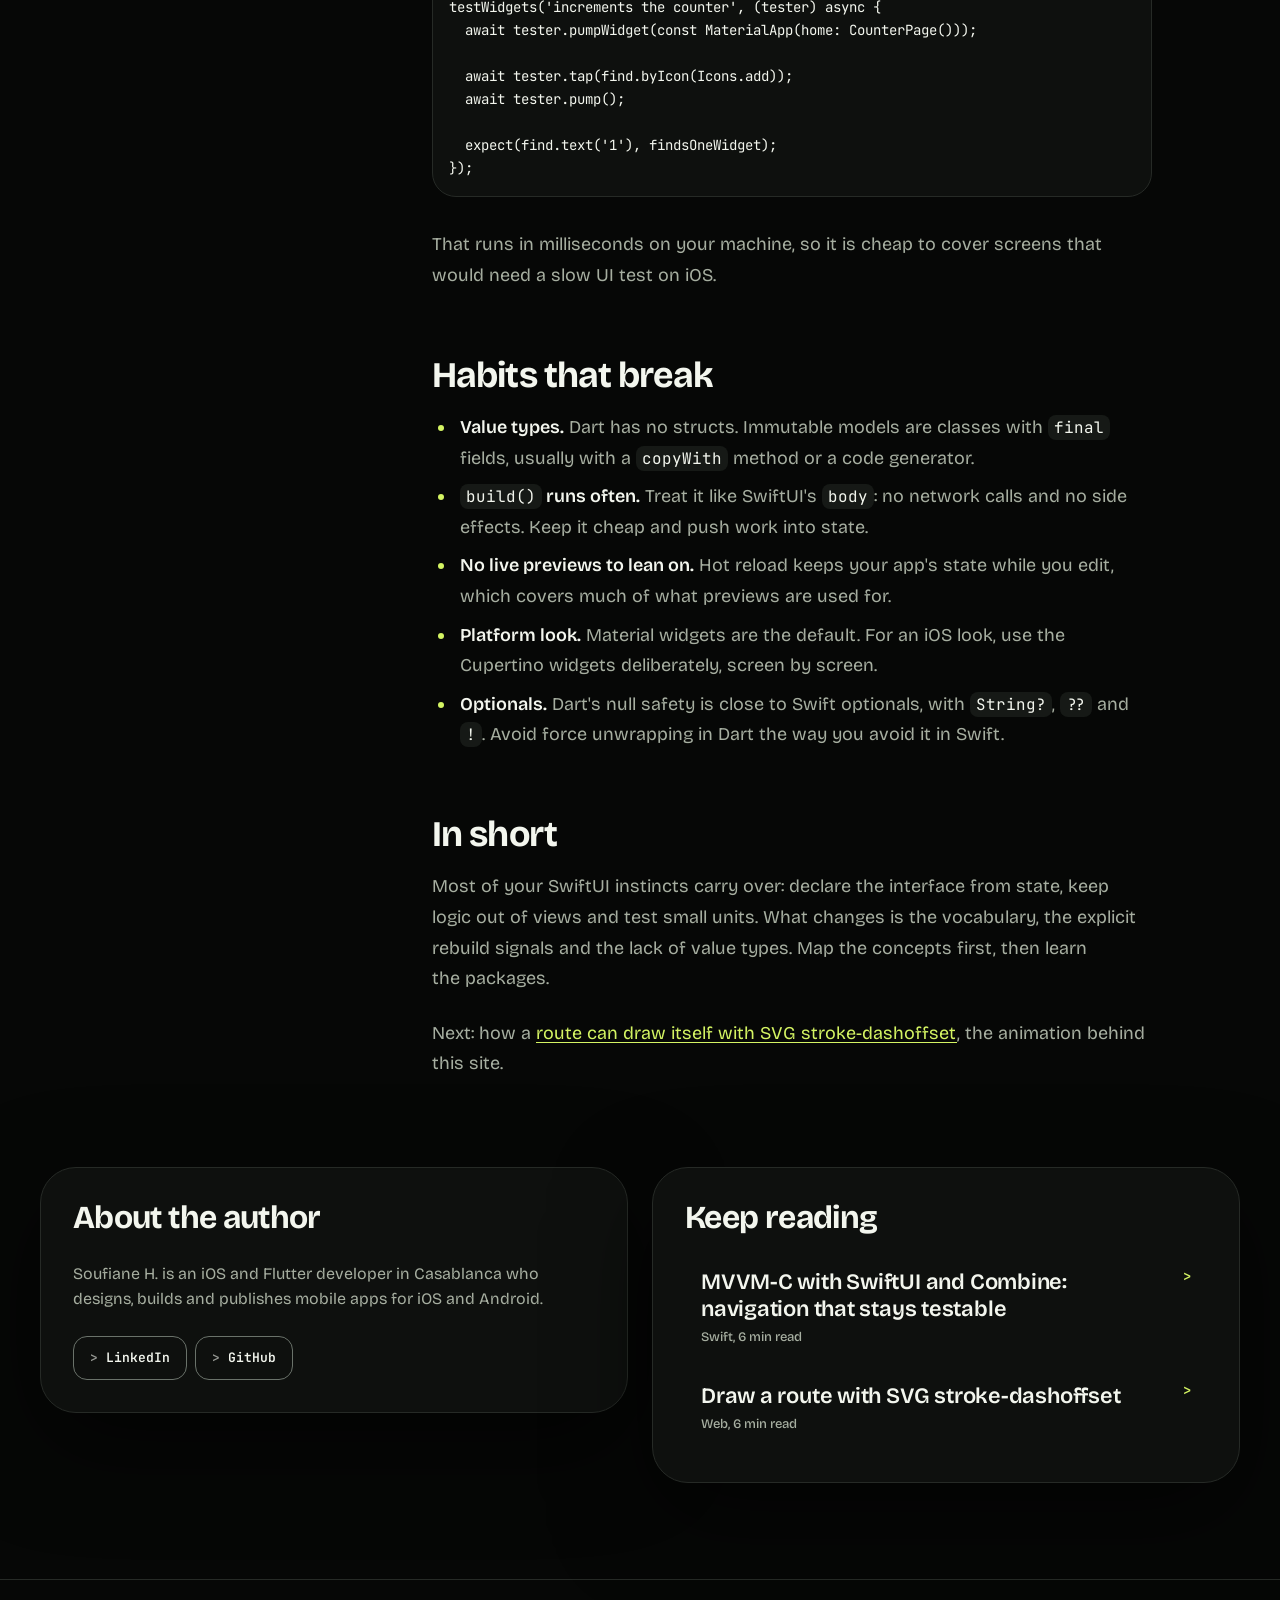
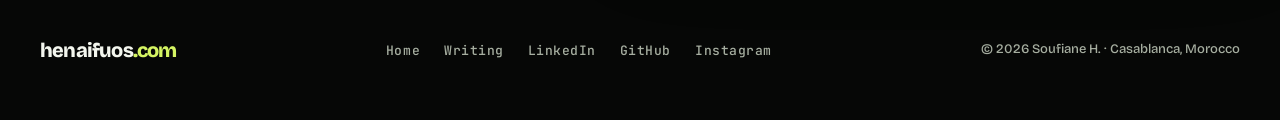
<file: blog/ios-to-flutter/index.html>
<!DOCTYPE html>
<html lang="en" data-theme="dark">
  <head>
    <meta charset="utf-8" />
    <meta name="viewport" content="width=device-width, initial-scale=1" />
    <title>From iOS to Flutter: What Carries Over (and What Doesn't)</title>
    <meta name="description" content="A practical map for iOS developers learning Flutter: SwiftUI views and widgets, state, navigation, async code, testing and where habits break." />
    <link rel="canonical" href="https://henaifuos.com/blog/ios-to-flutter/" />
    <meta name="author" content="Soufiane H." />
    <meta name="robots" content="index, follow, max-image-preview:large" />
    <meta name="theme-color" content="#060706" />

    <meta property="og:type" content="article" />
    <meta property="og:site_name" content="henaifuos.com" />
    <meta property="og:title" content="From iOS to Flutter: What Carries Over (and What Doesn't)" />
    <meta property="og:description" content="A practical map for iOS developers learning Flutter: SwiftUI views and widgets, state, navigation, async code, testing and where habits break." />
    <meta property="og:url" content="https://henaifuos.com/blog/ios-to-flutter/" />
    <meta property="og:image" content="https://henaifuos.com/assets/img/og-card.png" />
    <meta property="og:image:width" content="1200" />
    <meta property="og:image:height" content="630" />
    <meta property="og:image:alt" content="Soufiane H., iOS and Flutter developer, with a Design, Develop, Publish illustration" />
    <meta property="article:published_time" content="2026-10-24" />
    <meta property="article:author" content="https://henaifuos.com/" />
    <meta property="article:tag" content="Flutter" />
    <meta name="twitter:card" content="summary_large_image" />
    <meta name="twitter:title" content="From iOS to Flutter: What Carries Over (and What Doesn't)" />
    <meta name="twitter:description" content="A practical map for iOS developers learning Flutter: SwiftUI views and widgets, state, navigation, async code, testing and where habits break." />
    <meta name="twitter:image" content="https://henaifuos.com/assets/img/og-card.png" />

    <link rel="icon" href="../../assets/img/favicon.svg" type="image/svg+xml" />
    <link rel="apple-touch-icon" href="../../assets/img/apple-touch-icon.png" />
    <link rel="alternate" type="application/rss+xml" title="Soufiane H. writing" href="../../feed.xml" />

    <script>
      (function () {
        var root = document.documentElement;
        root.classList.add("js");
        try {
          var mode = localStorage.getItem("site-theme-mode");
          root.setAttribute("data-theme", mode === "light" ? "light" : "dark");
        } catch (error) {}
      })();
    </script>

    <link rel="preconnect" href="https://fonts.googleapis.com" />
    <link rel="preconnect" href="https://fonts.gstatic.com" crossorigin />
    <link
      href="https://fonts.googleapis.com/css2?family=Bricolage+Grotesque:opsz,wdth,wght@12..96,75..100,200..800&amp;family=JetBrains+Mono:wght@400;500;600;700&amp;display=swap"
      rel="stylesheet"
    />
    <link rel="stylesheet" href="../../assets/css/tokens.css" />
    <link rel="stylesheet" href="../../assets/css/components.css" />
    <link rel="stylesheet" href="../../assets/css/base.css" />
    <link rel="stylesheet" href="../../assets/css/article.css" />

    <script type="application/ld+json">
      {
        "@context": "https://schema.org",
        "@graph": [
          {
            "@type": "BlogPosting",
            "@id": "https://henaifuos.com/blog/ios-to-flutter/#article",
            "headline": "From iOS to Flutter: what carries over and what does not",
            "description": "A practical map for iOS developers learning Flutter: SwiftUI views and widgets, state, navigation, async code, testing and where habits break.",
            "datePublished": "2026-10-24",
            "dateModified": "2026-10-24",
            "inLanguage": "en",
            "keywords": "Flutter, SwiftUI, iOS developer, Dart, widgets, state management",
            "image": "https://henaifuos.com/assets/img/og-card.png",
            "mainEntityOfPage": "https://henaifuos.com/blog/ios-to-flutter/",
            "author": {
              "@type": "Person",
              "name": "Soufiane H.",
              "url": "https://henaifuos.com/"
            },
            "publisher": {
              "@type": "Person",
              "name": "Soufiane H.",
              "url": "https://henaifuos.com/"
            }
          },
          {
            "@type": "BreadcrumbList",
            "itemListElement": [
              {
                "@type": "ListItem",
                "position": 1,
                "name": "Home",
                "item": "https://henaifuos.com/"
              },
              {
                "@type": "ListItem",
                "position": 2,
                "name": "Writing",
                "item": "https://henaifuos.com/blog/"
              },
              {
                "@type": "ListItem",
                "position": 3,
                "name": "From iOS to Flutter"
              }
            ]
          }
        ]
      }
    </script>
  </head>
  <body class="pg-root">
    <a class="pg-skip" href="#article-body">Skip to the article</a>

    <header class="pg-header">
      <div class="pg-wrap pg-header__in">
        <a class="pg-brand" href="../../" aria-label="henaifuos.com, home">henaifuos<span>.com</span></a>
        <nav class="pg-nav" aria-label="Primary">
          <a href="../../">Home</a>
          <a href="../../#works">Works</a>
          <a href="../">Writing</a>
          <a href="../../#contact">Contact</a>
        </nav>
        <div class="pg-theme" role="group" aria-label="Color theme">
          <button type="button" data-theme-option="dark" aria-pressed="true">Dark</button>
          <button type="button" data-theme-option="light" aria-pressed="false">Light</button>
        </div>
      </div>
      <span class="pg-progress" aria-hidden="true"></span>
    </header>

    <main id="main-content">
      <article>
        <header class="ar-hero">
          <div class="ar-hero__grid" aria-hidden="true"></div>
          <div class="ar-hero__glow" aria-hidden="true"></div>
          <div class="pg-wrap ar-hero__in">
            <nav class="ar-crumbs" aria-label="Breadcrumb">
              <ol>
                <li><a href="../../">Home</a></li>
                <li><a href="../">Writing</a></li>
                <li aria-current="page">From iOS to Flutter</li>
              </ol>
            </nav>
            <span class="hf-pill">Flutter</span>
            <h1 class="ar-title">From iOS to Flutter: what carries over and what does not</h1>
            <p class="body-lg ar-lead">If you have shipped iOS apps, Flutter feels familiar within a day and surprising within a week. This guide maps SwiftUI concepts to their Flutter counterparts, then lists the habits that need to change.</p>
            <p class="ar-meta caption">
              <span>By <strong>Soufiane H.</strong></span>
              <time datetime="2026-10-24">24 Oct 2026</time>
              <span>7 min read</span>
            </p>

            <figure class="ar-cover">
            <div class="ar-map" aria-hidden="true">
              <span class="label head">Swift</span><span></span><span class="label head">Dart</span>
              <span class="ar-chip" style="--k: 0">View</span><i style="--k: 0"></i><span class="ar-chip" style="--k: 0">Widget</span>
              <span class="ar-chip" style="--k: 1">@State</span><i style="--k: 1"></i><span class="ar-chip" style="--k: 1">setState</span>
              <span class="ar-chip" style="--k: 2">ObservableObject</span><i style="--k: 2"></i><span class="ar-chip" style="--k: 2">ChangeNotifier</span>
              <span class="ar-chip" style="--k: 3">NavigationStack</span><i style="--k: 3"></i><span class="ar-chip" style="--k: 3">Navigator</span>
            </div>
            <figcaption class="caption">Four SwiftUI ideas and the Flutter ones that do the same job.</figcaption>
          </figure>
          </div>
        </header>

        <div class="pg-wrap">
          <div class="ar-layout">
            <nav class="ar-toc" aria-label="On this page">
            <p class="label">On this page</p>
            <ol>
              <li><a href="#same-ideas-different-names">Same ideas, different names</a></li>
              <li><a href="#layout-and-composition">Layout: modifiers become wrappers</a></li>
              <li><a href="#state">State and rebuilds</a></li>
              <li><a href="#navigation">Navigation</a></li>
              <li><a href="#async-and-streams">Async code and streams</a></li>
              <li><a href="#testing">Testing</a></li>
              <li><a href="#habits-that-break">Habits that break</a></li>
              <li><a href="#in-short">In short</a></li>
            </ol>
          </nav>

            <div class="ar-prose" id="article-body">
            <h2 id="same-ideas-different-names">Same ideas, different names</h2>
            <p>I work on iOS and Flutter code side by side, and most of what you know transfers. Both frameworks describe the interface as a function of state, both rebuild cheaply, and both reward small, testable pieces. What changes is the vocabulary.</p>
            <div class="ar-tablewrap" tabindex="0" role="region" aria-label="SwiftUI and Flutter concepts, scrollable table">
              <table class="ar-table">
                <caption>SwiftUI concepts and their Flutter counterparts</caption>
                <thead>
                  <tr><th scope="col">Idea</th><th scope="col">SwiftUI</th><th scope="col">Flutter</th></tr>
                </thead>
                <tbody>
                  <tr><td>Building block</td><td><code>View</code></td><td><code>Widget</code></td></tr>
                  <tr><td>Local state</td><td><code>@State</code></td><td><code>StatefulWidget</code> and <code>setState</code></td></tr>
                  <tr><td>Shared observable state</td><td><code>ObservableObject</code>, <code>@Published</code></td><td><code>ChangeNotifier</code></td></tr>
                  <tr><td>Data down the tree</td><td><code>@Environment</code>, <code>@EnvironmentObject</code></td><td><code>InheritedWidget</code>, or Provider and Riverpod on top</td></tr>
                  <tr><td>Navigation</td><td><code>NavigationStack</code></td><td><code>Navigator</code>, or go_router</td></tr>
                  <tr><td>Async work</td><td><code>async</code>/<code>await</code>, Combine</td><td><code>async</code>/<code>await</code>, <code>Future</code>, <code>Stream</code></td></tr>
                  <tr><td>Lists</td><td><code>List</code>, <code>ForEach</code></td><td><code>ListView.builder</code></td></tr>
                  <tr><td>Layout containers</td><td><code>VStack</code>, <code>HStack</code>, <code>ZStack</code></td><td><code>Column</code>, <code>Row</code>, <code>Stack</code></td></tr>
                  <tr><td>Dependencies</td><td>Swift Package Manager</td><td>pub and <code>pubspec.yaml</code></td></tr>
                  <tr><td>Tests</td><td>XCTest</td><td><code>flutter_test</code></td></tr>
                </tbody>
              </table>
            </div>
            <aside class="ar-callout">
              <span class="label">Note</span>
              <p>Provider and Riverpod are packages, not part of Flutter itself. Pick one state approach per app and stay with it.</p>
            </aside>

            <h2 id="layout-and-composition">Layout: modifiers become wrappers</h2>
            <p>SwiftUI chains modifiers onto a view. Flutter wraps a widget in another widget. Here is the same two-line label in both.</p>
            <figure class="ar-code">
              <figcaption class="label"><span>Swift</span><span>TitleBlock.swift</span></figcaption>
              <pre tabindex="0"><code>VStack(alignment: .leading, spacing: 8) {
    Text(title).font(.headline)
    Text(subtitle).foregroundStyle(.secondary)
}
.padding()</code></pre>
            </figure>
            <figure class="ar-code">
              <figcaption class="label"><span>Dart</span><span>title_block.dart</span></figcaption>
              <pre tabindex="0"><code>Padding(
  padding: const EdgeInsets.all(16),
  child: Column(
    crossAxisAlignment: CrossAxisAlignment.start,
    children: [
      Text(title, style: Theme.of(context).textTheme.titleMedium),
      const SizedBox(height: 8),
      Text(subtitle, style: Theme.of(context).textTheme.bodyMedium),
    ],
  ),
)</code></pre>
            </figure>
            <p>Two consequences follow. Padding, alignment and sizing are widgets, so trees get deeper and you extract small widgets earlier than you would extract views. And <code>const</code> constructors, as in <code>const SizedBox(height: 8)</code>, let Flutter skip rebuilding parts that cannot change.</p>

            <h2 id="state">State and rebuilds</h2>
            <p><code>@State</code> and <code>setState</code> both say the same thing: this screen owns a value and should redraw when it changes. The difference is that Flutter makes the notification explicit.</p>
            <figure class="ar-code">
              <figcaption class="label"><span>Dart</span><span>counter_page.dart</span></figcaption>
              <pre tabindex="0"><code>class CounterPage extends StatefulWidget {
  const CounterPage({super.key});

  @override
  State&lt;CounterPage&gt; createState() =&gt; _CounterPageState();
}

class _CounterPageState extends State&lt;CounterPage&gt; {
  int _count = 0;

  @override
  Widget build(BuildContext context) {
    return Scaffold(
      body: Center(child: Text('$_count')),
      floatingActionButton: FloatingActionButton(
        onPressed: () =&gt; setState(() =&gt; _count++),
        child: const Icon(Icons.add),
      ),
    );
  }
}</code></pre>
            </figure>
            <p>For state shared between screens, the closest match to <code>ObservableObject</code> is <code>ChangeNotifier</code>. Compare the two models.</p>
            <figure class="ar-code">
              <figcaption class="label"><span>Swift</span><span>CounterModel.swift</span></figcaption>
              <pre tabindex="0"><code>final class CounterModel: ObservableObject {
    @Published private(set) var count = 0
    func increment() { count += 1 }
}</code></pre>
            </figure>
            <figure class="ar-code">
              <figcaption class="label"><span>Dart</span><span>counter_model.dart</span></figcaption>
              <pre tabindex="0"><code>class CounterModel extends ChangeNotifier {
  int _count = 0;
  int get count =&gt; _count;

  void increment() {
    _count++;
    notifyListeners();
  }
}

// In a widget:
ListenableBuilder(
  listenable: model,
  builder: (context, _) =&gt; Text('${model.count}'),
)</code></pre>
            </figure>
            <p><code>@Published</code> fires on every assignment. A <code>ChangeNotifier</code> only tells its listeners when you call <code>notifyListeners()</code>. Forget it and the screen quietly stays stale, which is the most common first bug for iOS developers.</p>

            <h2 id="navigation">Navigation</h2>
            <p>Flutter's <code>Navigator</code> keeps a stack of routes, much like <code>NavigationStack</code>. Pushing a screen is one call.</p>
            <figure class="ar-code">
              <figcaption class="label"><span>Dart</span><span>open_detail.dart</span></figcaption>
              <pre tabindex="0"><code>Navigator.of(context).push(
  MaterialPageRoute&lt;void&gt;(builder: (_) =&gt; const DetailScreen(id: 7)),
);</code></pre>
            </figure>
            <p>For deep links, URLs and the web, most teams adopt a router package such as go_router, which describes every route in one place. If you came from a coordinator-based iOS app, that configuration plays the same role: it is the one place that knows how screens connect. I wrote about that pattern in <a href="../mvvm-c-swiftui-combine/">MVVM-C with SwiftUI and Combine</a>.</p>

            <h2 id="async-and-streams">Async code and streams</h2>
            <p><code>async</code>/<code>await</code> reads almost the same in both languages. Combine publishers map to streams, and a cancellable maps to a subscription that you must cancel yourself.</p>
            <figure class="ar-code">
              <figcaption class="label"><span>Swift</span><span>Stream.swift</span></figcaption>
              <pre tabindex="0"><code>for await value in stream {
    print(value)
}</code></pre>
            </figure>
            <figure class="ar-code">
              <figcaption class="label"><span>Dart</span><span>stream.dart</span></figcaption>
              <pre tabindex="0"><code>await for (final value in stream) {
  print(value);
}

// Or keep a subscription and cancel it when the widget goes away:
late final StreamSubscription&lt;int&gt; _subscription;

@override
void initState() {
  super.initState();
  _subscription = stream.listen(print);
}

@override
void dispose() {
  _subscription.cancel();
  super.dispose();
}</code></pre>
            </figure>
            <p>Combine's <code>AnyCancellable</code> cancels itself when it is released. A <code>StreamSubscription</code> does not, so cancel it in <code>dispose()</code>.</p>

            <h2 id="testing">Testing</h2>
            <p>XCTest becomes <code>flutter_test</code>. A widget test builds a widget in memory and lets you tap it and read the result, with no simulator.</p>
            <figure class="ar-code">
              <figcaption class="label"><span>Dart</span><span>counter_page_test.dart</span></figcaption>
              <pre tabindex="0"><code>testWidgets('increments the counter', (tester) async {
  await tester.pumpWidget(const MaterialApp(home: CounterPage()));

  await tester.tap(find.byIcon(Icons.add));
  await tester.pump();

  expect(find.text('1'), findsOneWidget);
});</code></pre>
            </figure>
            <p>That runs in milliseconds on your machine, so it is cheap to cover screens that would need a slow UI test on iOS.</p>

            <h2 id="habits-that-break">Habits that break</h2>
            <ul>
              <li><strong>Value types.</strong> Dart has no structs. Immutable models are classes with <code>final</code> fields, usually with a <code>copyWith</code> method or a code generator.</li>
              <li><strong><code>build()</code> runs often.</strong> Treat it like SwiftUI's <code>body</code>: no network calls and no side effects. Keep it cheap and push work into state.</li>
              <li><strong>No live previews to lean on.</strong> Hot reload keeps your app's state while you edit, which covers much of what previews are used for.</li>
              <li><strong>Platform look.</strong> Material widgets are the default. For an iOS look, use the Cupertino widgets deliberately, screen by screen.</li>
              <li><strong>Optionals.</strong> Dart's null safety is close to Swift optionals, with <code>String?</code>, <code>??</code> and <code>!</code>. Avoid force unwrapping in Dart the way you avoid it in Swift.</li>
            </ul>

            <h2 id="in-short">In short</h2>
            <p>Most of your SwiftUI instincts carry over: declare the interface from state, keep logic out of views and test small units. What changes is the vocabulary, the explicit rebuild signals and the lack of value types. Map the concepts first, then learn the packages.</p>
            <p>Next: how a <a href="../svg-stroke-dashoffset/">route can draw itself with SVG stroke-dashoffset</a>, the animation behind this site.</p>
          </div>
          </div>
        </div>
      </article>

      <section class="ar-end" aria-label="After the article">
        <div class="pg-wrap ar-end__in">
          <section class="hf-panel" aria-label="About the author">
            <div class="ar-author">
              <h2 class="heading-lg">About the author</h2>
              <p class="body">Soufiane H. is an iOS and Flutter developer in Casablanca who designs, builds and publishes mobile apps for iOS and Android.</p>
              <div class="ar-author__links">
                <a class="hf-btn hf-btn--ghost hf-btn--sm" href="https://www.linkedin.com/in/shobaizi/" target="_blank" rel="noopener"><span class="hf-btn__prompt" aria-hidden="true">&gt;</span><span>LinkedIn</span></a>
                <a class="hf-btn hf-btn--ghost hf-btn--sm" href="https://github.com/henaifous" target="_blank" rel="noopener"><span class="hf-btn__prompt" aria-hidden="true">&gt;</span><span>GitHub</span></a>
              </div>
            </div>
          </section>

          <section class="hf-panel" aria-label="Keep reading">
            <h2 class="heading-lg">Keep reading</h2>
            <ul class="ar-rel">
            <li><a href="../mvvm-c-swiftui-combine/"><span><span class="heading-md">MVVM-C with SwiftUI and Combine: navigation that stays testable</span><span class="caption">Swift, 6 min read</span></span><span class="ar-go" aria-hidden="true">&gt;</span></a></li>
            <li><a href="../svg-stroke-dashoffset/"><span><span class="heading-md">Draw a route with SVG stroke-dashoffset</span><span class="caption">Web, 6 min read</span></span><span class="ar-go" aria-hidden="true">&gt;</span></a></li>
            </ul>
          </section>
        </div>
      </section>
    </main>

    <footer class="pg-footer">
      <div class="pg-wrap pg-footer__in">
        <a class="pg-brand" href="../../" aria-label="henaifuos.com, home">henaifuos<span>.com</span></a>
        <nav aria-label="Footer">
          <a href="../../">Home</a>
          <a href="../">Writing</a>
          <a href="https://www.linkedin.com/in/shobaizi/" rel="noopener">LinkedIn</a>
          <a href="https://github.com/henaifous" rel="noopener">GitHub</a>
          <a href="https://www.instagram.com/shobaizi/" rel="noopener">Instagram</a>
        </nav>
        <p class="caption">&copy; 2026 Soufiane H. &middot; Casablanca, Morocco</p>
      </div>
    </footer>

    <script src="../../assets/js/main.js" defer></script>
  </body>
</html>
</file>
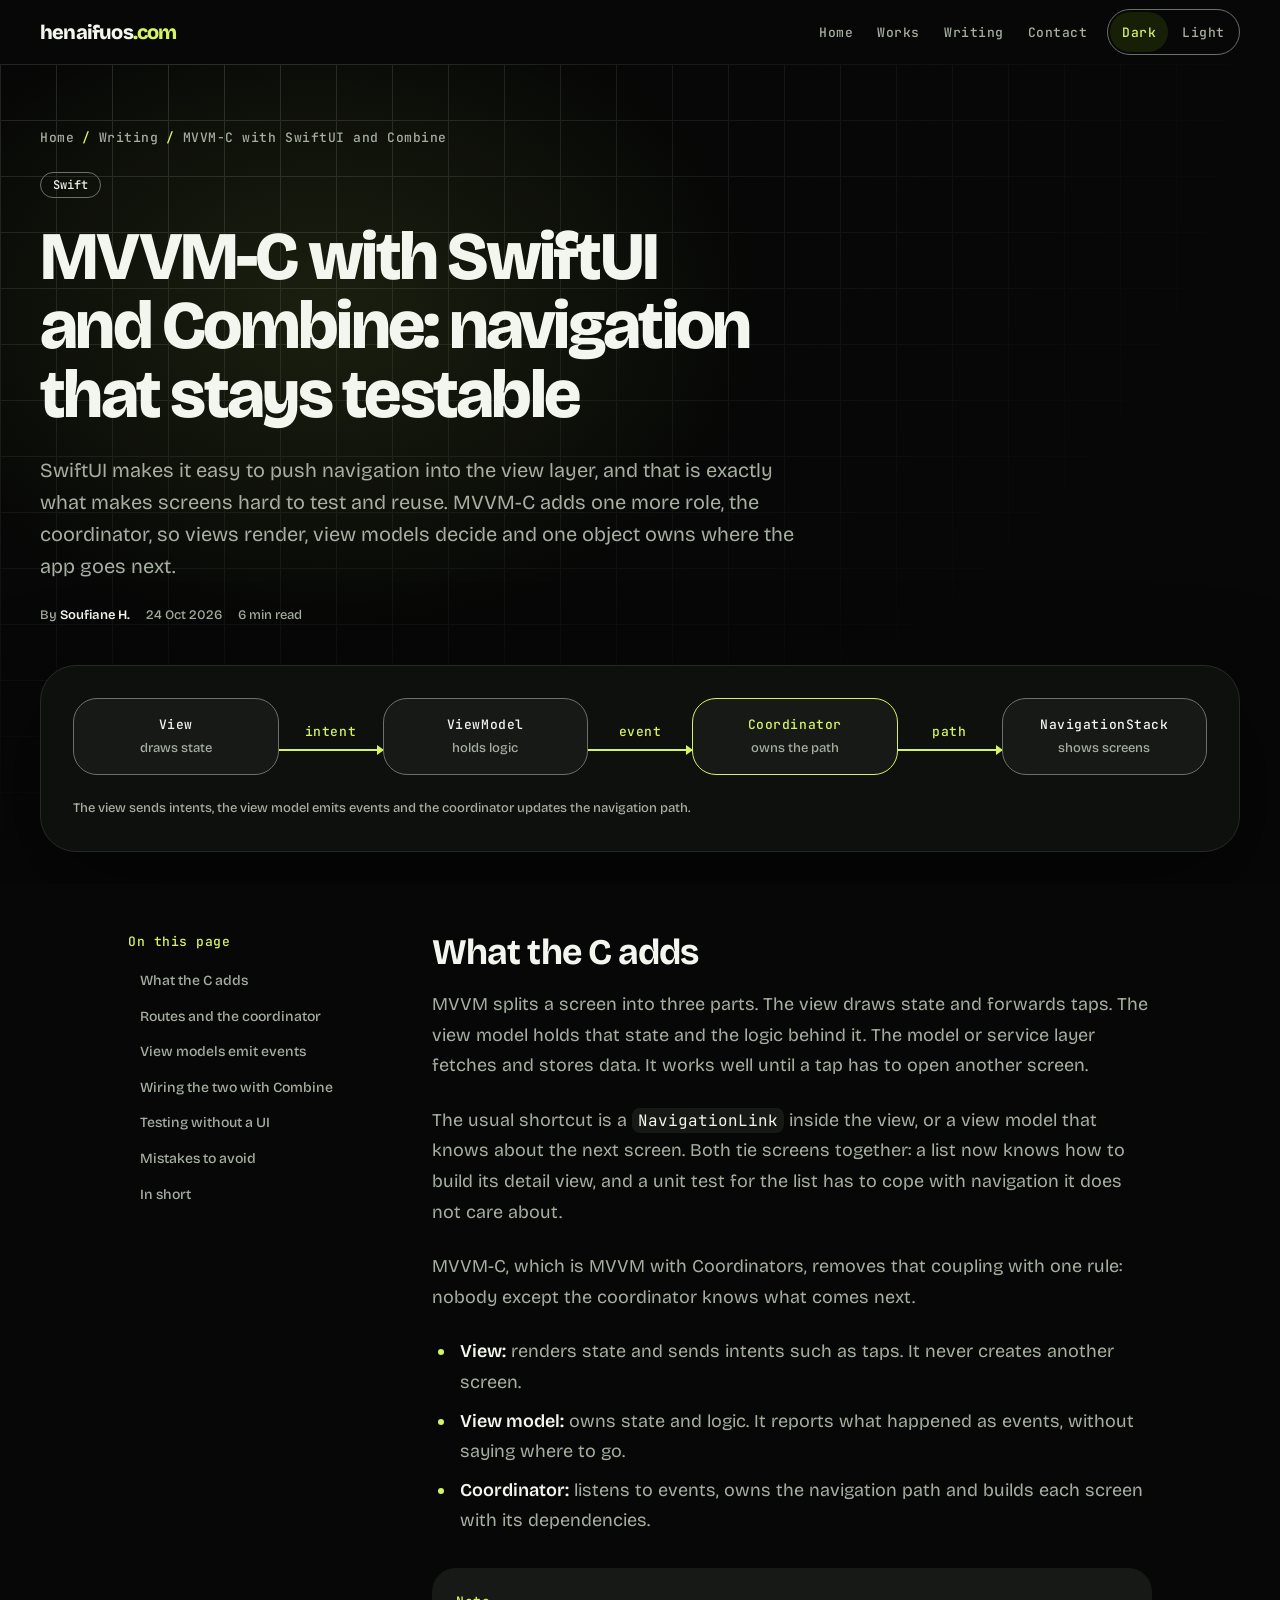
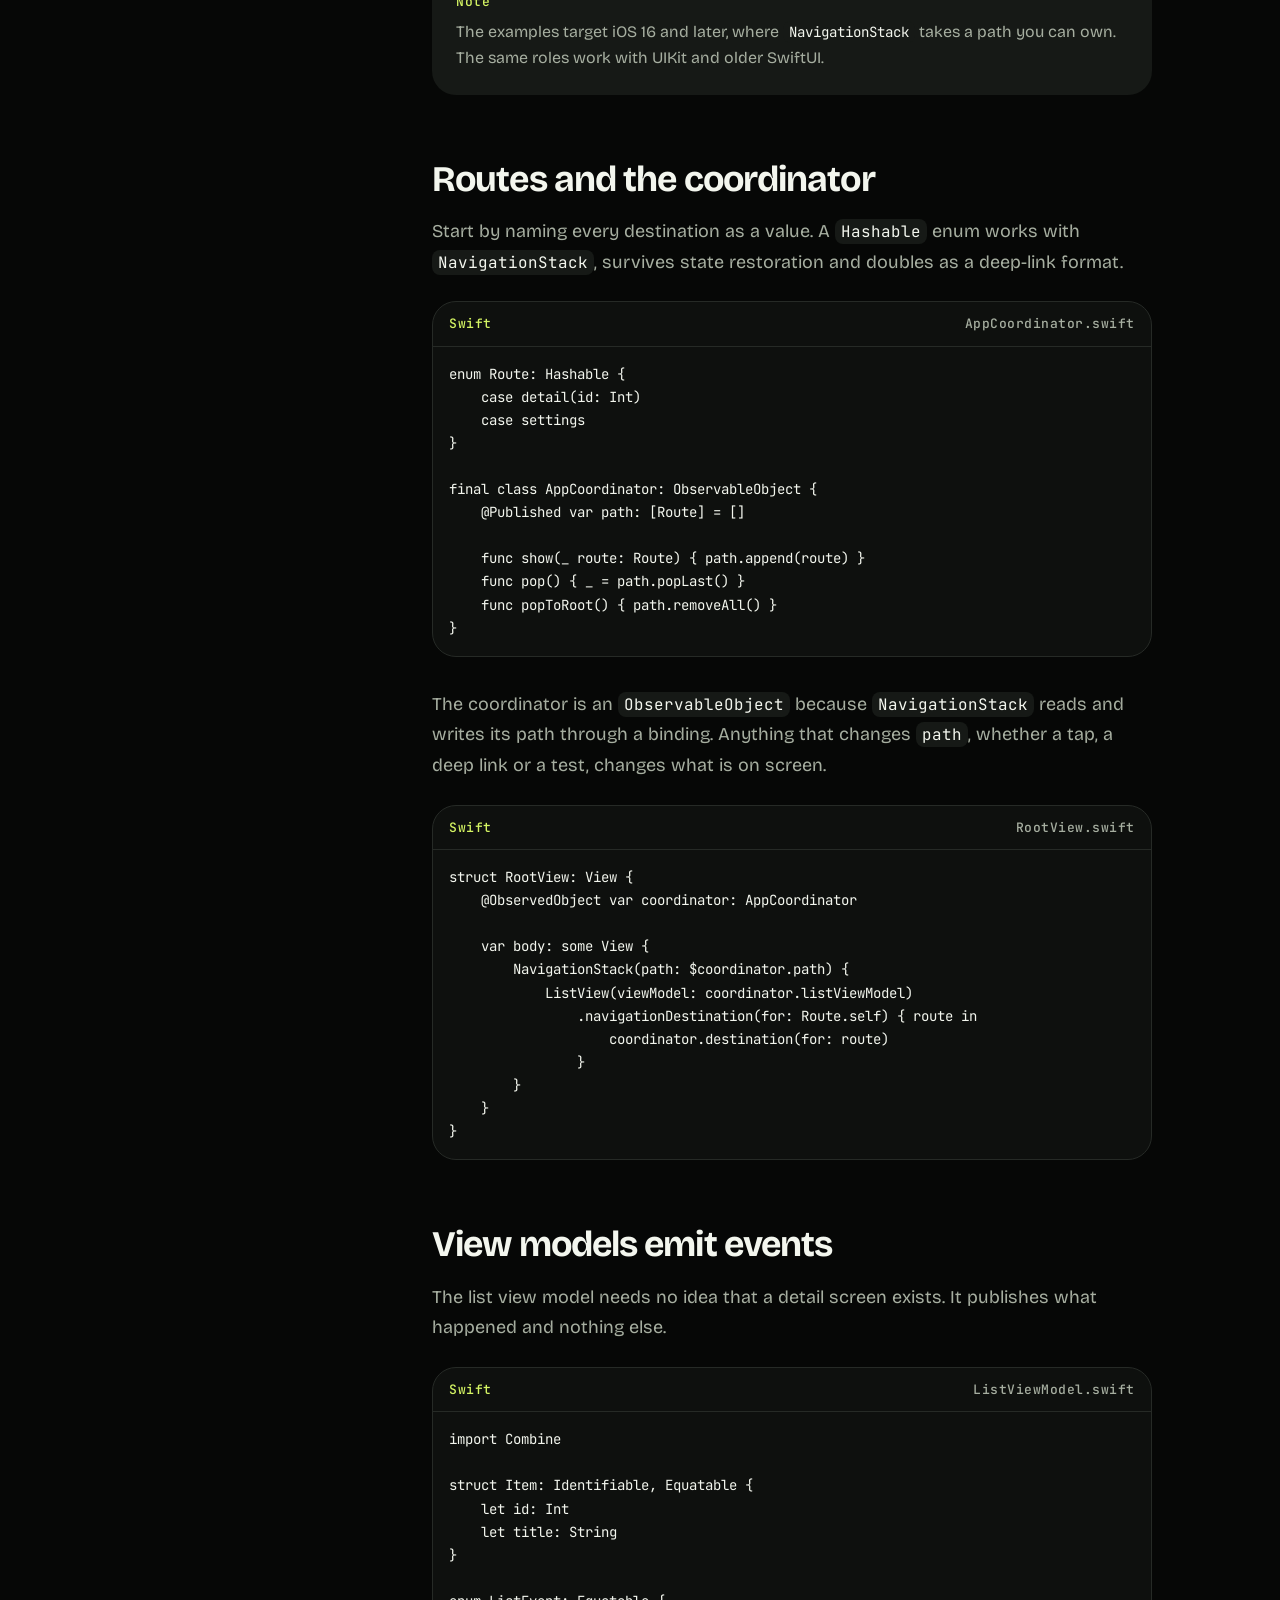
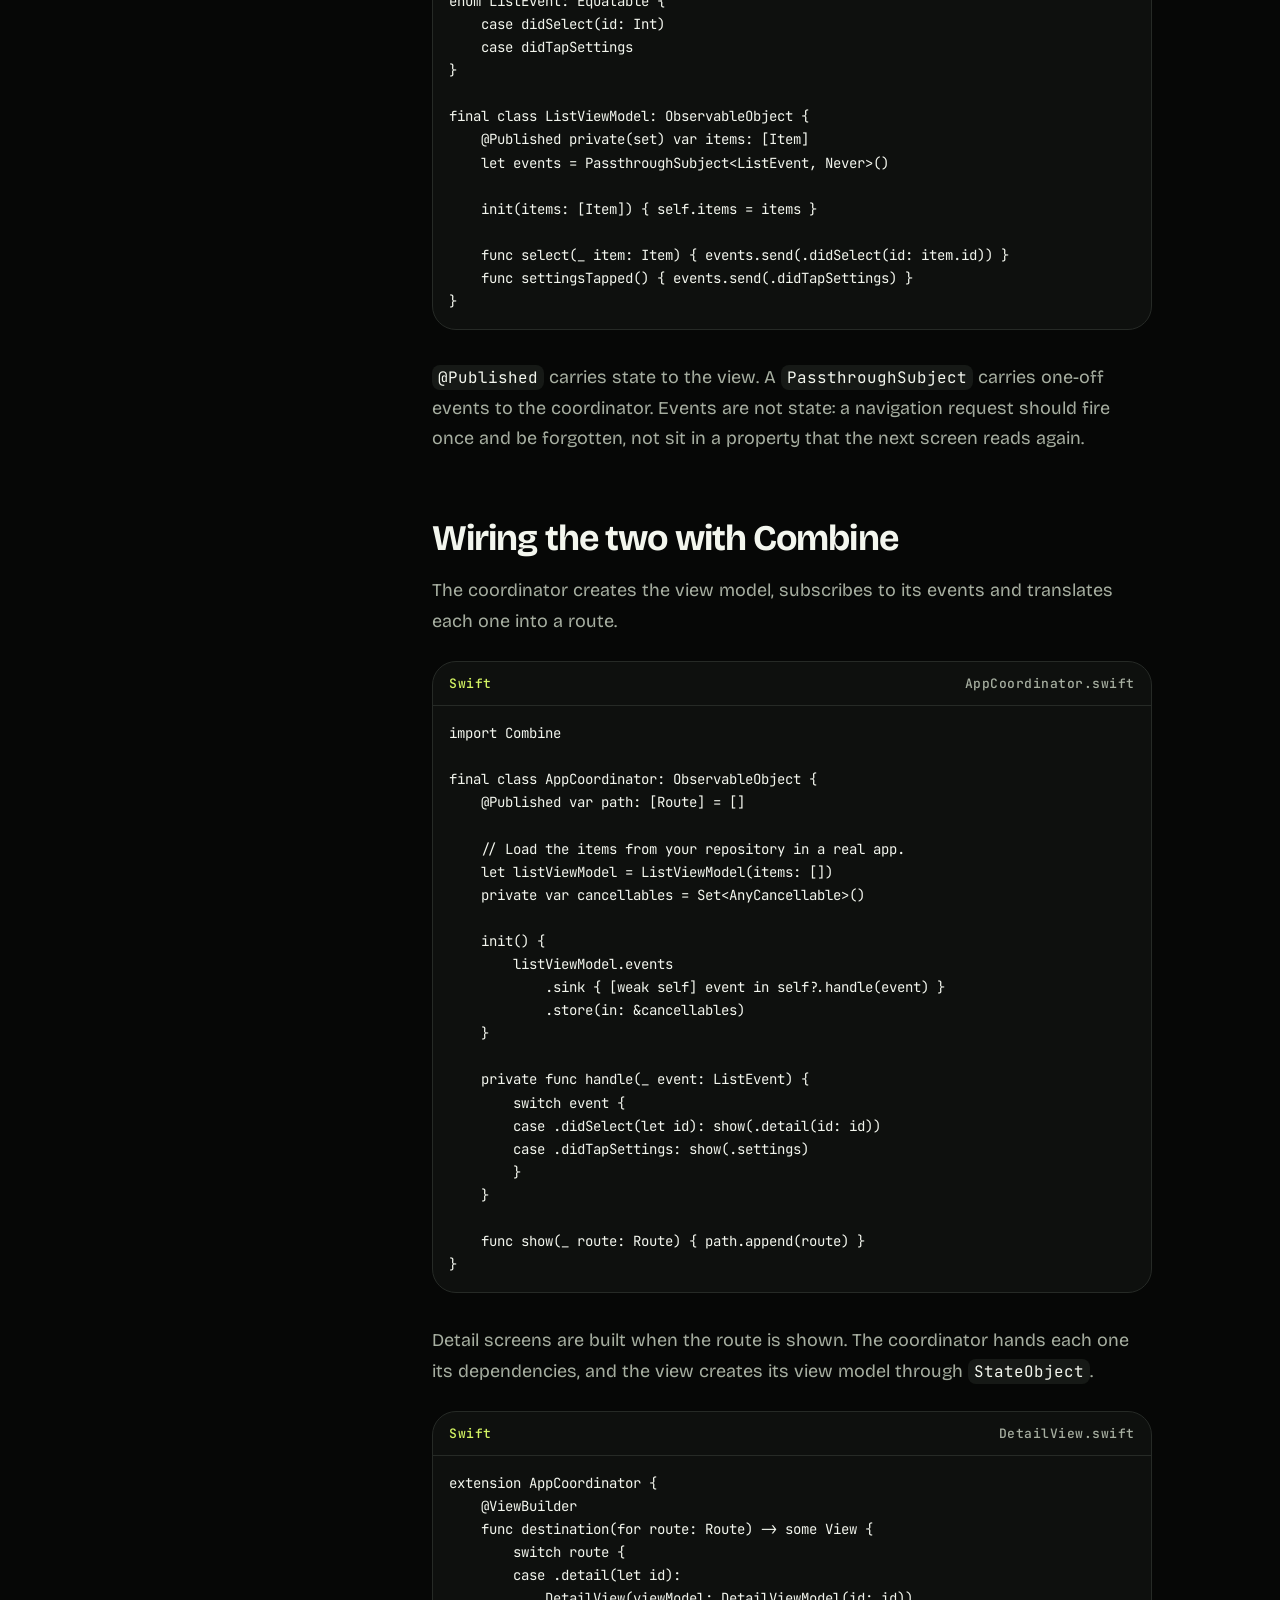
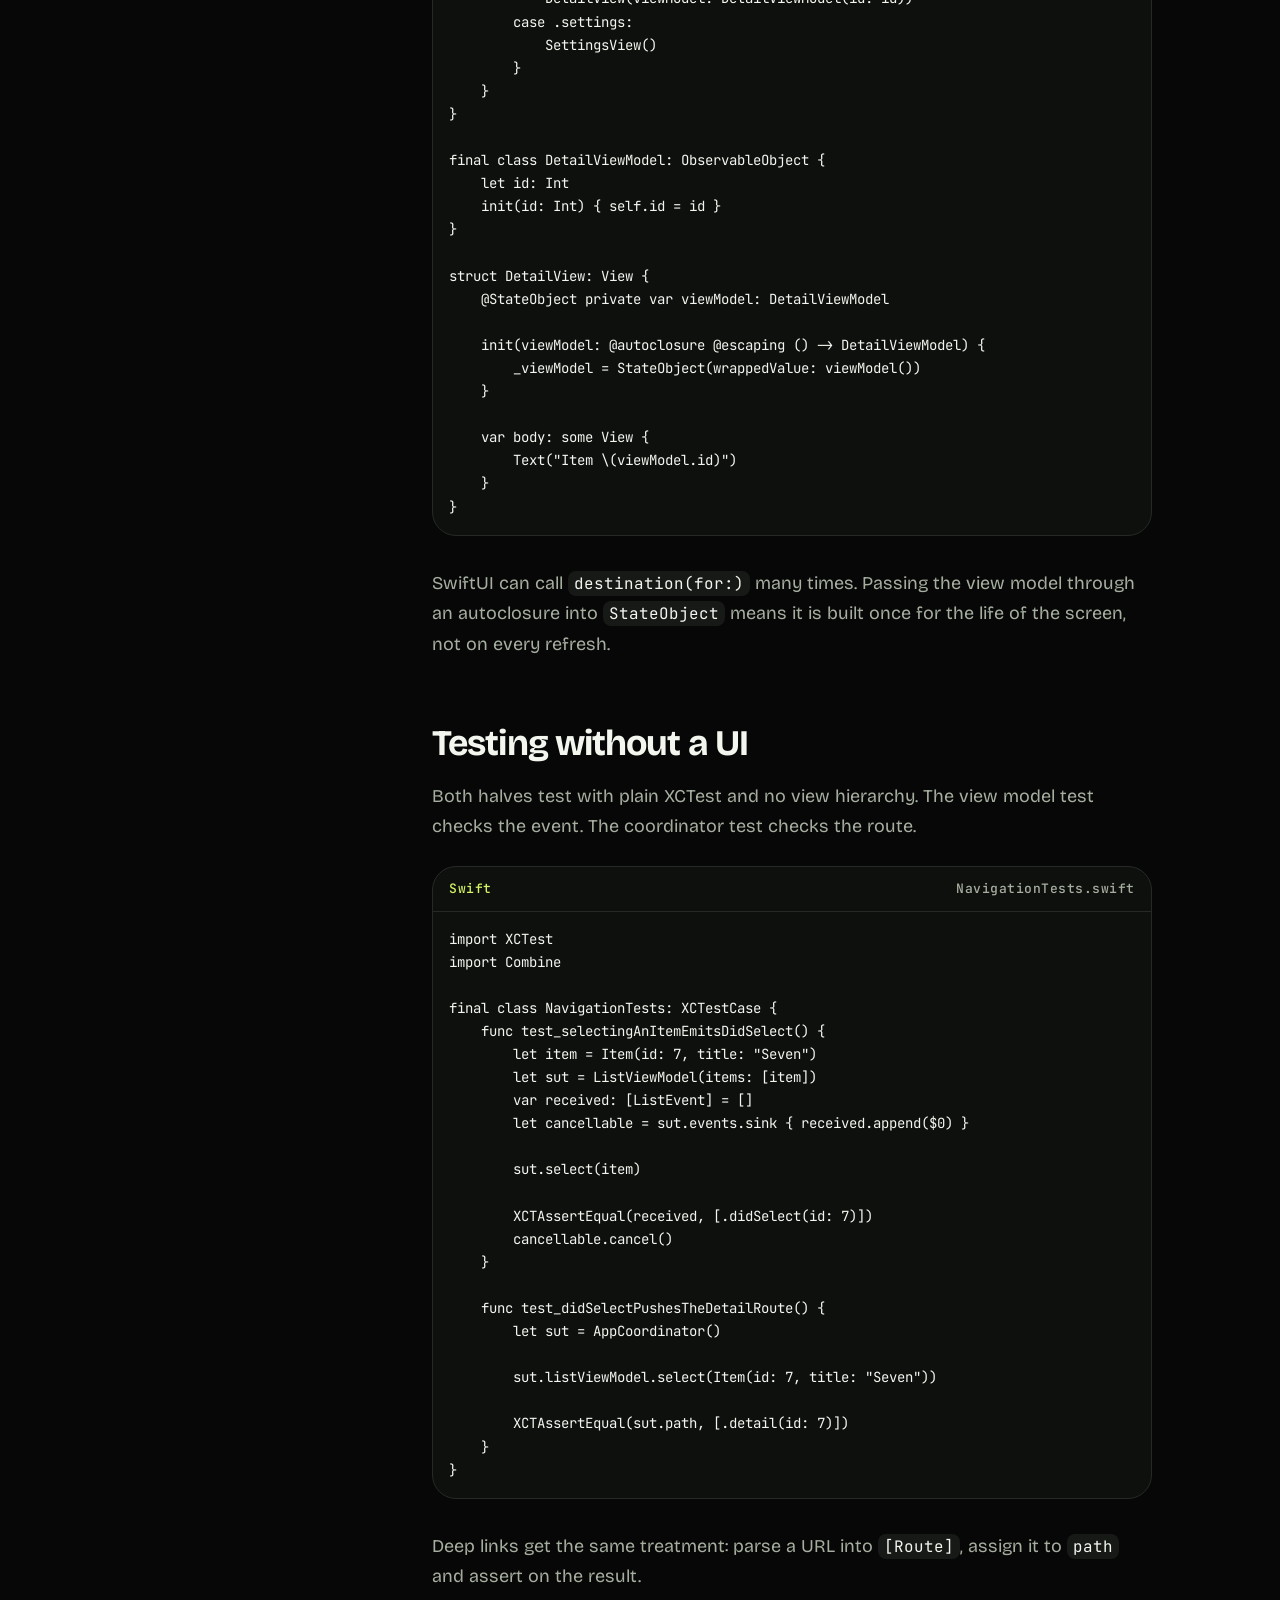
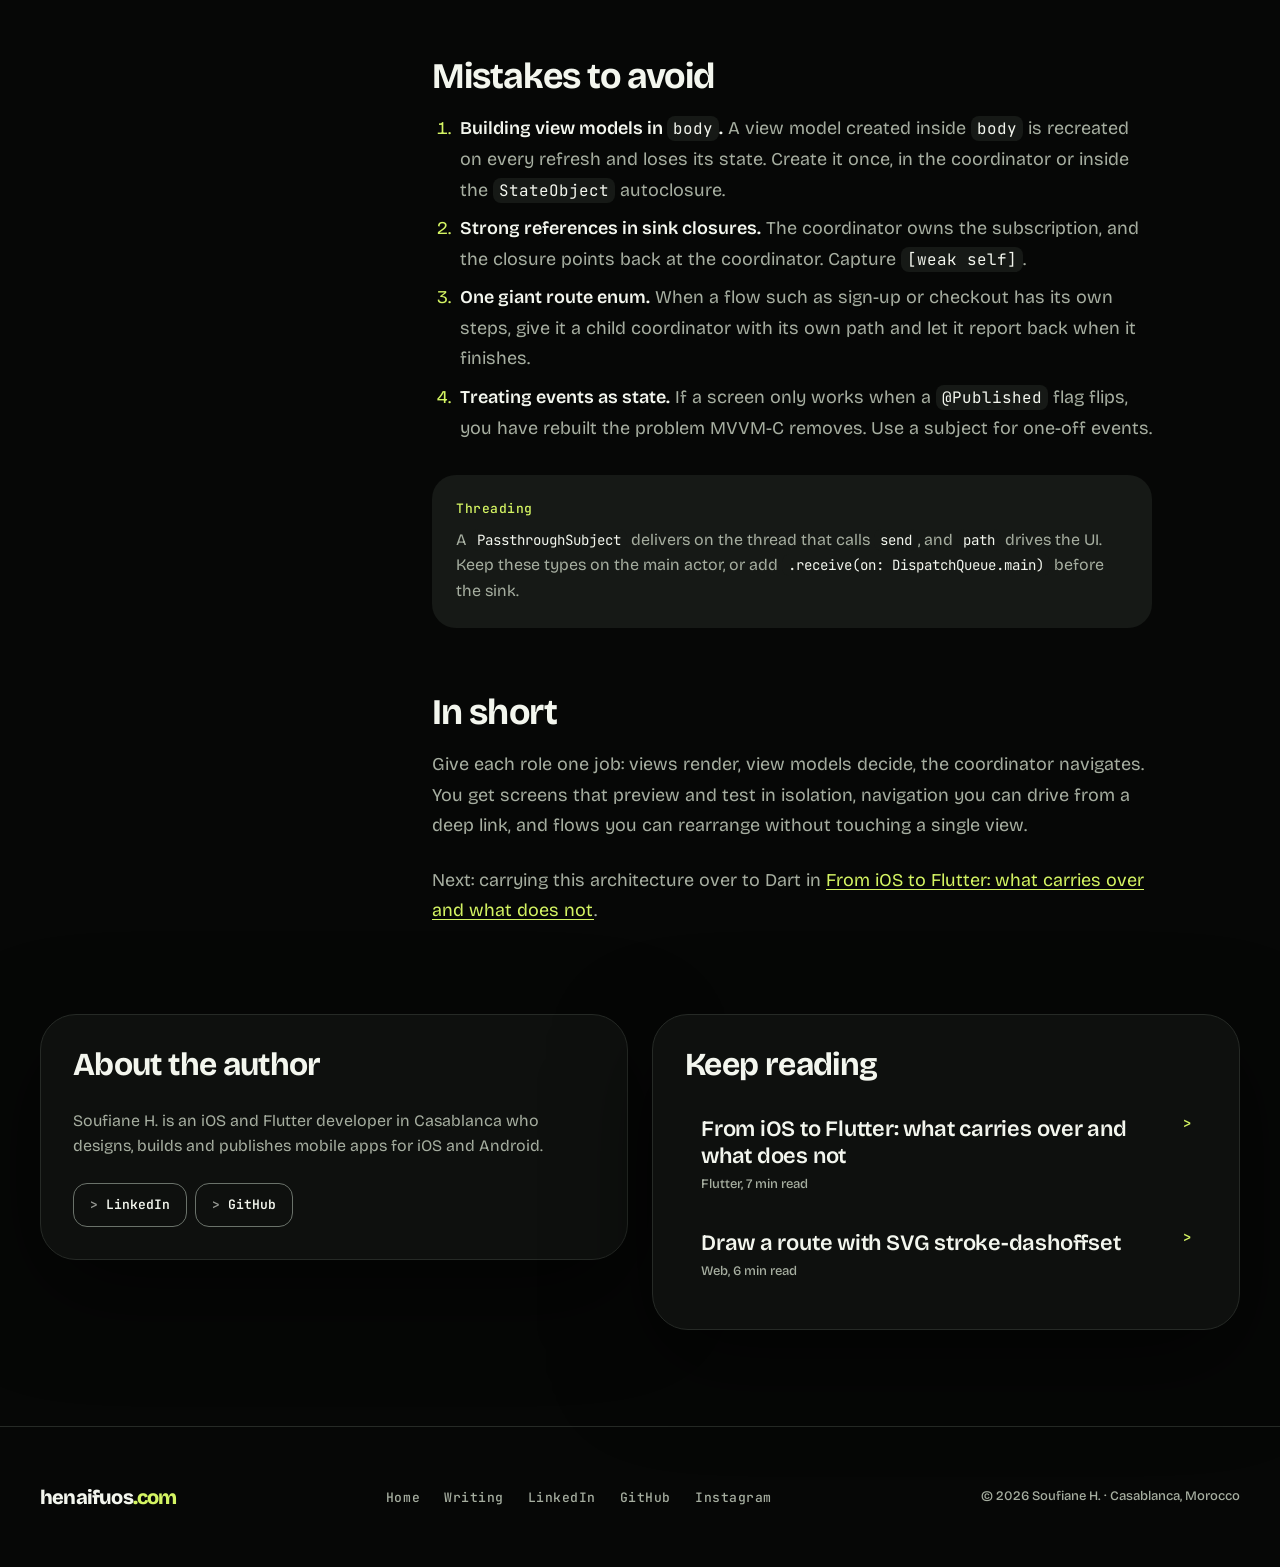
<file: blog/mvvm-c-swiftui-combine/index.html>
<!DOCTYPE html>
<html lang="en" data-theme="dark">
  <head>
    <meta charset="utf-8" />
    <meta name="viewport" content="width=device-width, initial-scale=1" />
    <title>MVVM-C with SwiftUI and Combine: Testable Navigation</title>
    <meta name="description" content="Keep SwiftUI screens small and unit tests simple: a coordinator owns navigation, view models emit events and Combine connects the two." />
    <link rel="canonical" href="https://henaifuos.com/blog/mvvm-c-swiftui-combine/" />
    <meta name="author" content="Soufiane H." />
    <meta name="robots" content="index, follow, max-image-preview:large" />
    <meta name="theme-color" content="#060706" />

    <meta property="og:type" content="article" />
    <meta property="og:site_name" content="henaifuos.com" />
    <meta property="og:title" content="MVVM-C with SwiftUI and Combine: Testable Navigation" />
    <meta property="og:description" content="Keep SwiftUI screens small and unit tests simple: a coordinator owns navigation, view models emit events and Combine connects the two." />
    <meta property="og:url" content="https://henaifuos.com/blog/mvvm-c-swiftui-combine/" />
    <meta property="og:image" content="https://henaifuos.com/assets/img/og-card.png" />
    <meta property="og:image:width" content="1200" />
    <meta property="og:image:height" content="630" />
    <meta property="og:image:alt" content="Soufiane H., iOS and Flutter developer, with a Design, Develop, Publish illustration" />
    <meta property="article:published_time" content="2026-10-24" />
    <meta property="article:author" content="https://henaifuos.com/" />
    <meta property="article:tag" content="Swift" />
    <meta name="twitter:card" content="summary_large_image" />
    <meta name="twitter:title" content="MVVM-C with SwiftUI and Combine: Testable Navigation" />
    <meta name="twitter:description" content="Keep SwiftUI screens small and unit tests simple: a coordinator owns navigation, view models emit events and Combine connects the two." />
    <meta name="twitter:image" content="https://henaifuos.com/assets/img/og-card.png" />

    <link rel="icon" href="../../assets/img/favicon.svg" type="image/svg+xml" />
    <link rel="apple-touch-icon" href="../../assets/img/apple-touch-icon.png" />
    <link rel="alternate" type="application/rss+xml" title="Soufiane H. writing" href="../../feed.xml" />

    <script>
      (function () {
        var root = document.documentElement;
        root.classList.add("js");
        try {
          var mode = localStorage.getItem("site-theme-mode");
          root.setAttribute("data-theme", mode === "light" ? "light" : "dark");
        } catch (error) {}
      })();
    </script>

    <link rel="preconnect" href="https://fonts.googleapis.com" />
    <link rel="preconnect" href="https://fonts.gstatic.com" crossorigin />
    <link
      href="https://fonts.googleapis.com/css2?family=Bricolage+Grotesque:opsz,wdth,wght@12..96,75..100,200..800&amp;family=JetBrains+Mono:wght@400;500;600;700&amp;display=swap"
      rel="stylesheet"
    />
    <link rel="stylesheet" href="../../assets/css/tokens.css" />
    <link rel="stylesheet" href="../../assets/css/components.css" />
    <link rel="stylesheet" href="../../assets/css/base.css" />
    <link rel="stylesheet" href="../../assets/css/article.css" />

    <script type="application/ld+json">
      {
        "@context": "https://schema.org",
        "@graph": [
          {
            "@type": "BlogPosting",
            "@id": "https://henaifuos.com/blog/mvvm-c-swiftui-combine/#article",
            "headline": "MVVM-C with SwiftUI and Combine: navigation that stays testable",
            "description": "Keep SwiftUI screens small and unit tests simple: a coordinator owns navigation, view models emit events and Combine connects the two.",
            "datePublished": "2026-10-24",
            "dateModified": "2026-10-24",
            "inLanguage": "en",
            "keywords": "MVVM-C, SwiftUI, Combine, coordinator pattern, iOS architecture, XCTest",
            "image": "https://henaifuos.com/assets/img/og-card.png",
            "mainEntityOfPage": "https://henaifuos.com/blog/mvvm-c-swiftui-combine/",
            "author": {
              "@type": "Person",
              "name": "Soufiane H.",
              "url": "https://henaifuos.com/"
            },
            "publisher": {
              "@type": "Person",
              "name": "Soufiane H.",
              "url": "https://henaifuos.com/"
            }
          },
          {
            "@type": "BreadcrumbList",
            "itemListElement": [
              {
                "@type": "ListItem",
                "position": 1,
                "name": "Home",
                "item": "https://henaifuos.com/"
              },
              {
                "@type": "ListItem",
                "position": 2,
                "name": "Writing",
                "item": "https://henaifuos.com/blog/"
              },
              {
                "@type": "ListItem",
                "position": 3,
                "name": "MVVM-C with SwiftUI and Combine"
              }
            ]
          }
        ]
      }
    </script>
  </head>
  <body class="pg-root">
    <a class="pg-skip" href="#article-body">Skip to the article</a>

    <header class="pg-header">
      <div class="pg-wrap pg-header__in">
        <a class="pg-brand" href="../../" aria-label="henaifuos.com, home">henaifuos<span>.com</span></a>
        <nav class="pg-nav" aria-label="Primary">
          <a href="../../">Home</a>
          <a href="../../#works">Works</a>
          <a href="../">Writing</a>
          <a href="../../#contact">Contact</a>
        </nav>
        <div class="pg-theme" role="group" aria-label="Color theme">
          <button type="button" data-theme-option="dark" aria-pressed="true">Dark</button>
          <button type="button" data-theme-option="light" aria-pressed="false">Light</button>
        </div>
      </div>
      <span class="pg-progress" aria-hidden="true"></span>
    </header>

    <main id="main-content">
      <article>
        <header class="ar-hero">
          <div class="ar-hero__grid" aria-hidden="true"></div>
          <div class="ar-hero__glow" aria-hidden="true"></div>
          <div class="pg-wrap ar-hero__in">
            <nav class="ar-crumbs" aria-label="Breadcrumb">
              <ol>
                <li><a href="../../">Home</a></li>
                <li><a href="../">Writing</a></li>
                <li aria-current="page">MVVM-C with SwiftUI and Combine</li>
              </ol>
            </nav>
            <span class="hf-pill">Swift</span>
            <h1 class="ar-title">MVVM-C with SwiftUI and Combine: navigation that stays testable</h1>
            <p class="body-lg ar-lead">SwiftUI makes it easy to push navigation into the view layer, and that is exactly what makes screens hard to test and reuse. MVVM-C adds one more role, the coordinator, so views render, view models decide and one object owns where the app goes next.</p>
            <p class="ar-meta caption">
              <span>By <strong>Soufiane H.</strong></span>
              <time datetime="2026-10-24">24 Oct 2026</time>
              <span>6 min read</span>
            </p>

            <figure class="ar-cover">
            <div class="ar-nodes" aria-hidden="true">
              <div class="ar-node" style="--k: 0"><span class="label">View</span><span class="caption">draws state</span></div>
              <div class="ar-conn" style="--k: 0"><span class="label">intent</span><i></i></div>
              <div class="ar-node" style="--k: 1"><span class="label">ViewModel</span><span class="caption">holds logic</span></div>
              <div class="ar-conn" style="--k: 1"><span class="label">event</span><i></i></div>
              <div class="ar-node ar-node--hot" style="--k: 2"><span class="label">Coordinator</span><span class="caption">owns the path</span></div>
              <div class="ar-conn" style="--k: 2"><span class="label">path</span><i></i></div>
              <div class="ar-node" style="--k: 3"><span class="label">NavigationStack</span><span class="caption">shows screens</span></div>
            </div>
            <figcaption class="caption">The view sends intents, the view model emits events and the coordinator updates the navigation path.</figcaption>
          </figure>
          </div>
        </header>

        <div class="pg-wrap">
          <div class="ar-layout">
            <nav class="ar-toc" aria-label="On this page">
            <p class="label">On this page</p>
            <ol>
              <li><a href="#what-the-c-adds">What the C adds</a></li>
              <li><a href="#routes-and-the-coordinator">Routes and the coordinator</a></li>
              <li><a href="#view-models-emit-events">View models emit events</a></li>
              <li><a href="#wiring-with-combine">Wiring the two with Combine</a></li>
              <li><a href="#testing-without-a-ui">Testing without a UI</a></li>
              <li><a href="#mistakes-to-avoid">Mistakes to avoid</a></li>
              <li><a href="#in-short">In short</a></li>
            </ol>
          </nav>

            <div class="ar-prose" id="article-body">
            <h2 id="what-the-c-adds">What the C adds</h2>
            <p>MVVM splits a screen into three parts. The view draws state and forwards taps. The view model holds that state and the logic behind it. The model or service layer fetches and stores data. It works well until a tap has to open another screen.</p>
            <p>The usual shortcut is a <code>NavigationLink</code> inside the view, or a view model that knows about the next screen. Both tie screens together: a list now knows how to build its detail view, and a unit test for the list has to cope with navigation it does not care about.</p>
            <p>MVVM-C, which is MVVM with Coordinators, removes that coupling with one rule: nobody except the coordinator knows what comes next.</p>
            <ul>
              <li><strong>View:</strong> renders state and sends intents such as taps. It never creates another screen.</li>
              <li><strong>View model:</strong> owns state and logic. It reports what happened as events, without saying where to go.</li>
              <li><strong>Coordinator:</strong> listens to events, owns the navigation path and builds each screen with its dependencies.</li>
            </ul>
            <aside class="ar-callout">
              <span class="label">Note</span>
              <p>The examples target iOS 16 and later, where <code>NavigationStack</code> takes a path you can own. The same roles work with UIKit and older SwiftUI.</p>
            </aside>

            <h2 id="routes-and-the-coordinator">Routes and the coordinator</h2>
            <p>Start by naming every destination as a value. A <code>Hashable</code> enum works with <code>NavigationStack</code>, survives state restoration and doubles as a deep-link format.</p>
            <figure class="ar-code">
              <figcaption class="label"><span>Swift</span><span>AppCoordinator.swift</span></figcaption>
              <pre tabindex="0"><code>enum Route: Hashable {
    case detail(id: Int)
    case settings
}

final class AppCoordinator: ObservableObject {
    @Published var path: [Route] = []

    func show(_ route: Route) { path.append(route) }
    func pop() { _ = path.popLast() }
    func popToRoot() { path.removeAll() }
}</code></pre>
            </figure>
            <p>The coordinator is an <code>ObservableObject</code> because <code>NavigationStack</code> reads and writes its path through a binding. Anything that changes <code>path</code>, whether a tap, a deep link or a test, changes what is on screen.</p>
            <figure class="ar-code">
              <figcaption class="label"><span>Swift</span><span>RootView.swift</span></figcaption>
              <pre tabindex="0"><code>struct RootView: View {
    @ObservedObject var coordinator: AppCoordinator

    var body: some View {
        NavigationStack(path: $coordinator.path) {
            ListView(viewModel: coordinator.listViewModel)
                .navigationDestination(for: Route.self) { route in
                    coordinator.destination(for: route)
                }
        }
    }
}</code></pre>
            </figure>

            <h2 id="view-models-emit-events">View models emit events</h2>
            <p>The list view model needs no idea that a detail screen exists. It publishes what happened and nothing else.</p>
            <figure class="ar-code">
              <figcaption class="label"><span>Swift</span><span>ListViewModel.swift</span></figcaption>
              <pre tabindex="0"><code>import Combine

struct Item: Identifiable, Equatable {
    let id: Int
    let title: String
}

enum ListEvent: Equatable {
    case didSelect(id: Int)
    case didTapSettings
}

final class ListViewModel: ObservableObject {
    @Published private(set) var items: [Item]
    let events = PassthroughSubject&lt;ListEvent, Never&gt;()

    init(items: [Item]) { self.items = items }

    func select(_ item: Item) { events.send(.didSelect(id: item.id)) }
    func settingsTapped() { events.send(.didTapSettings) }
}</code></pre>
            </figure>
            <p><code>@Published</code> carries state to the view. A <code>PassthroughSubject</code> carries one-off events to the coordinator. Events are not state: a navigation request should fire once and be forgotten, not sit in a property that the next screen reads again.</p>

            <h2 id="wiring-with-combine">Wiring the two with Combine</h2>
            <p>The coordinator creates the view model, subscribes to its events and translates each one into a route.</p>
            <figure class="ar-code">
              <figcaption class="label"><span>Swift</span><span>AppCoordinator.swift</span></figcaption>
              <pre tabindex="0"><code>import Combine

final class AppCoordinator: ObservableObject {
    @Published var path: [Route] = []

    // Load the items from your repository in a real app.
    let listViewModel = ListViewModel(items: [])
    private var cancellables = Set&lt;AnyCancellable&gt;()

    init() {
        listViewModel.events
            .sink { [weak self] event in self?.handle(event) }
            .store(in: &amp;cancellables)
    }

    private func handle(_ event: ListEvent) {
        switch event {
        case .didSelect(let id): show(.detail(id: id))
        case .didTapSettings: show(.settings)
        }
    }

    func show(_ route: Route) { path.append(route) }
}</code></pre>
            </figure>
            <p>Detail screens are built when the route is shown. The coordinator hands each one its dependencies, and the view creates its view model through <code>StateObject</code>.</p>
            <figure class="ar-code">
              <figcaption class="label"><span>Swift</span><span>DetailView.swift</span></figcaption>
              <pre tabindex="0"><code>extension AppCoordinator {
    @ViewBuilder
    func destination(for route: Route) -&gt; some View {
        switch route {
        case .detail(let id):
            DetailView(viewModel: DetailViewModel(id: id))
        case .settings:
            SettingsView()
        }
    }
}

final class DetailViewModel: ObservableObject {
    let id: Int
    init(id: Int) { self.id = id }
}

struct DetailView: View {
    @StateObject private var viewModel: DetailViewModel

    init(viewModel: @autoclosure @escaping () -&gt; DetailViewModel) {
        _viewModel = StateObject(wrappedValue: viewModel())
    }

    var body: some View {
        Text("Item \(viewModel.id)")
    }
}</code></pre>
            </figure>
            <p>SwiftUI can call <code>destination(for:)</code> many times. Passing the view model through an autoclosure into <code>StateObject</code> means it is built once for the life of the screen, not on every refresh.</p>

            <h2 id="testing-without-a-ui">Testing without a UI</h2>
            <p>Both halves test with plain XCTest and no view hierarchy. The view model test checks the event. The coordinator test checks the route.</p>
            <figure class="ar-code">
              <figcaption class="label"><span>Swift</span><span>NavigationTests.swift</span></figcaption>
              <pre tabindex="0"><code>import XCTest
import Combine

final class NavigationTests: XCTestCase {
    func test_selectingAnItemEmitsDidSelect() {
        let item = Item(id: 7, title: "Seven")
        let sut = ListViewModel(items: [item])
        var received: [ListEvent] = []
        let cancellable = sut.events.sink { received.append($0) }

        sut.select(item)

        XCTAssertEqual(received, [.didSelect(id: 7)])
        cancellable.cancel()
    }

    func test_didSelectPushesTheDetailRoute() {
        let sut = AppCoordinator()

        sut.listViewModel.select(Item(id: 7, title: "Seven"))

        XCTAssertEqual(sut.path, [.detail(id: 7)])
    }
}</code></pre>
            </figure>
            <p>Deep links get the same treatment: parse a URL into <code>[Route]</code>, assign it to <code>path</code> and assert on the result.</p>

            <h2 id="mistakes-to-avoid">Mistakes to avoid</h2>
            <ol>
              <li><strong>Building view models in <code>body</code>.</strong> A view model created inside <code>body</code> is recreated on every refresh and loses its state. Create it once, in the coordinator or inside the <code>StateObject</code> autoclosure.</li>
              <li><strong>Strong references in sink closures.</strong> The coordinator owns the subscription, and the closure points back at the coordinator. Capture <code>[weak self]</code>.</li>
              <li><strong>One giant route enum.</strong> When a flow such as sign-up or checkout has its own steps, give it a child coordinator with its own path and let it report back when it finishes.</li>
              <li><strong>Treating events as state.</strong> If a screen only works when a <code>@Published</code> flag flips, you have rebuilt the problem MVVM-C removes. Use a subject for one-off events.</li>
            </ol>
            <aside class="ar-callout">
              <span class="label">Threading</span>
              <p>A <code>PassthroughSubject</code> delivers on the thread that calls <code>send</code>, and <code>path</code> drives the UI. Keep these types on the main actor, or add <code>.receive(on: DispatchQueue.main)</code> before the sink.</p>
            </aside>

            <h2 id="in-short">In short</h2>
            <p>Give each role one job: views render, view models decide, the coordinator navigates. You get screens that preview and test in isolation, navigation you can drive from a deep link, and flows you can rearrange without touching a single view.</p>
            <p>Next: carrying this architecture over to Dart in <a href="../ios-to-flutter/">From iOS to Flutter: what carries over and what does not</a>.</p>
          </div>
          </div>
        </div>
      </article>

      <section class="ar-end" aria-label="After the article">
        <div class="pg-wrap ar-end__in">
          <section class="hf-panel" aria-label="About the author">
            <div class="ar-author">
              <h2 class="heading-lg">About the author</h2>
              <p class="body">Soufiane H. is an iOS and Flutter developer in Casablanca who designs, builds and publishes mobile apps for iOS and Android.</p>
              <div class="ar-author__links">
                <a class="hf-btn hf-btn--ghost hf-btn--sm" href="https://www.linkedin.com/in/shobaizi/" target="_blank" rel="noopener"><span class="hf-btn__prompt" aria-hidden="true">&gt;</span><span>LinkedIn</span></a>
                <a class="hf-btn hf-btn--ghost hf-btn--sm" href="https://github.com/henaifous" target="_blank" rel="noopener"><span class="hf-btn__prompt" aria-hidden="true">&gt;</span><span>GitHub</span></a>
              </div>
            </div>
          </section>

          <section class="hf-panel" aria-label="Keep reading">
            <h2 class="heading-lg">Keep reading</h2>
            <ul class="ar-rel">
            <li><a href="../ios-to-flutter/"><span><span class="heading-md">From iOS to Flutter: what carries over and what does not</span><span class="caption">Flutter, 7 min read</span></span><span class="ar-go" aria-hidden="true">&gt;</span></a></li>
            <li><a href="../svg-stroke-dashoffset/"><span><span class="heading-md">Draw a route with SVG stroke-dashoffset</span><span class="caption">Web, 6 min read</span></span><span class="ar-go" aria-hidden="true">&gt;</span></a></li>
            </ul>
          </section>
        </div>
      </section>
    </main>

    <footer class="pg-footer">
      <div class="pg-wrap pg-footer__in">
        <a class="pg-brand" href="../../" aria-label="henaifuos.com, home">henaifuos<span>.com</span></a>
        <nav aria-label="Footer">
          <a href="../../">Home</a>
          <a href="../">Writing</a>
          <a href="https://www.linkedin.com/in/shobaizi/" rel="noopener">LinkedIn</a>
          <a href="https://github.com/henaifous" rel="noopener">GitHub</a>
          <a href="https://www.instagram.com/shobaizi/" rel="noopener">Instagram</a>
        </nav>
        <p class="caption">&copy; 2026 Soufiane H. &middot; Casablanca, Morocco</p>
      </div>
    </footer>

    <script src="../../assets/js/main.js" defer></script>
  </body>
</html>
</file>
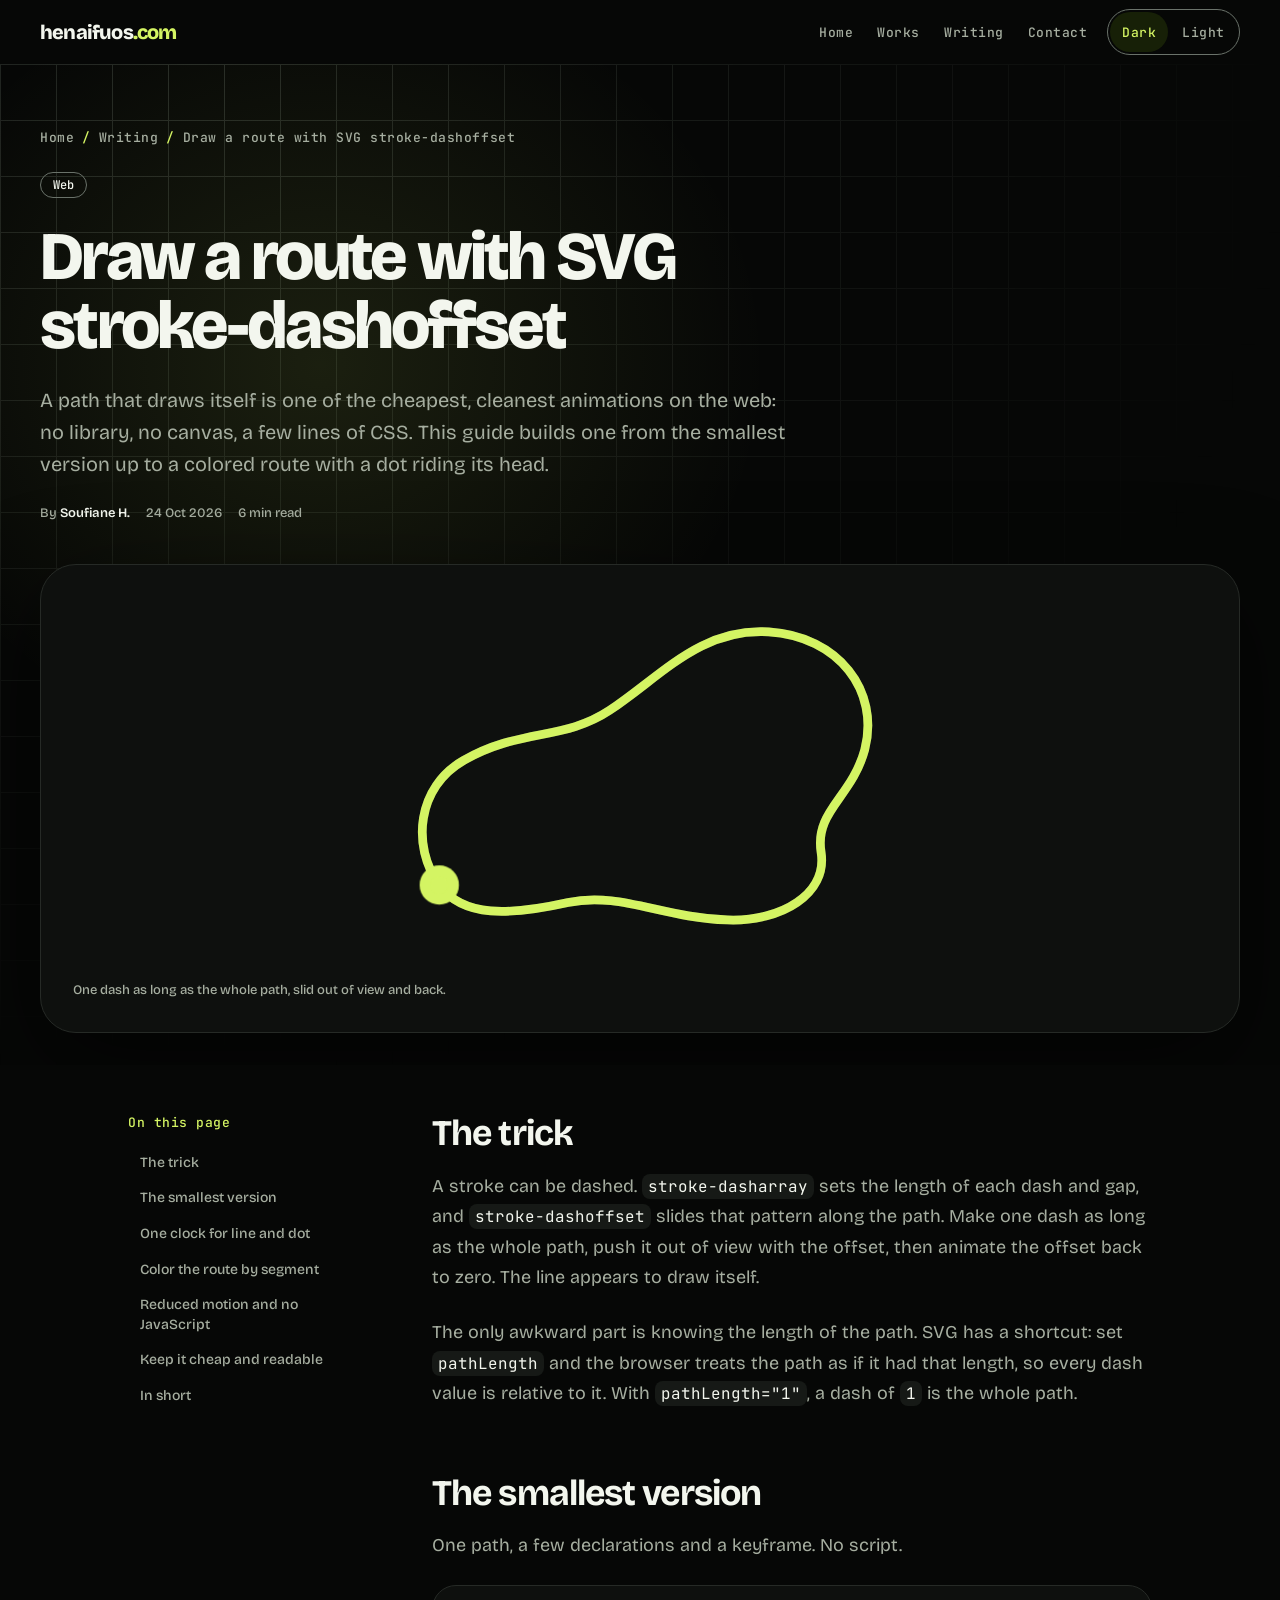
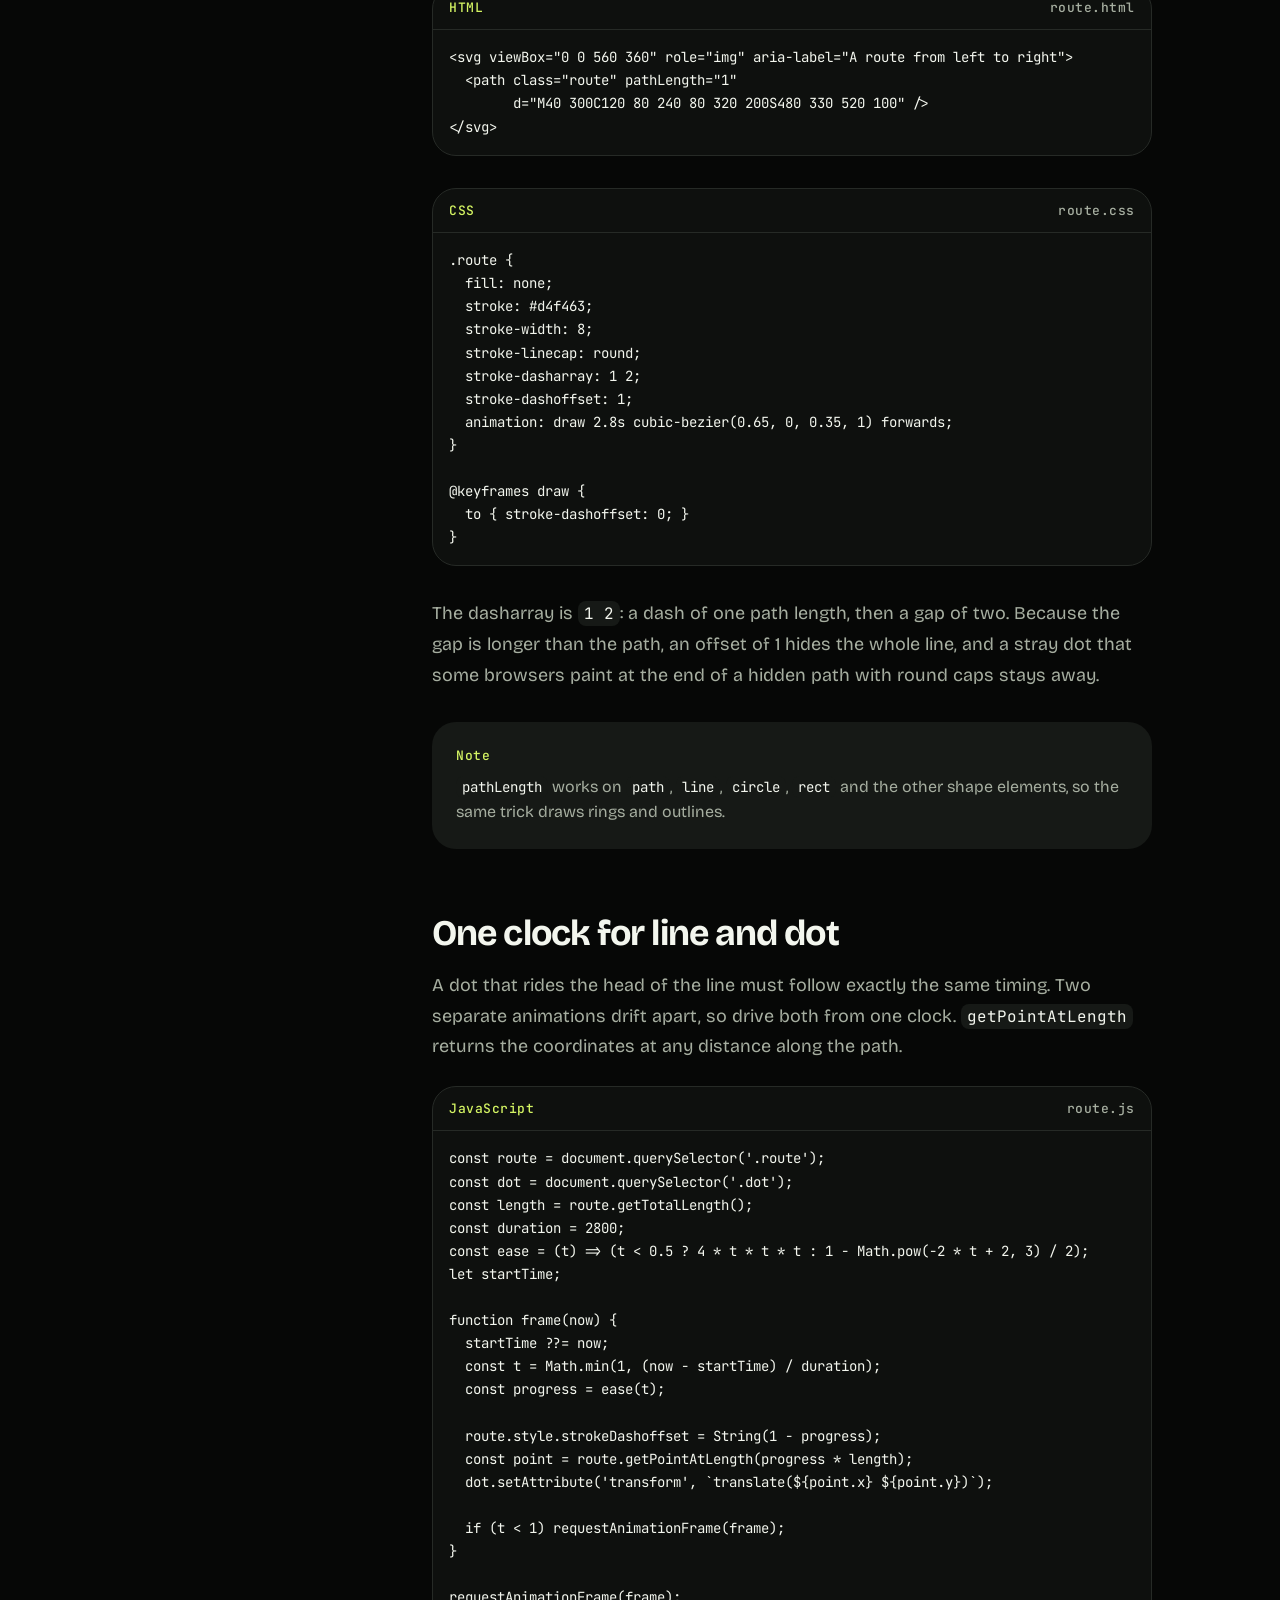
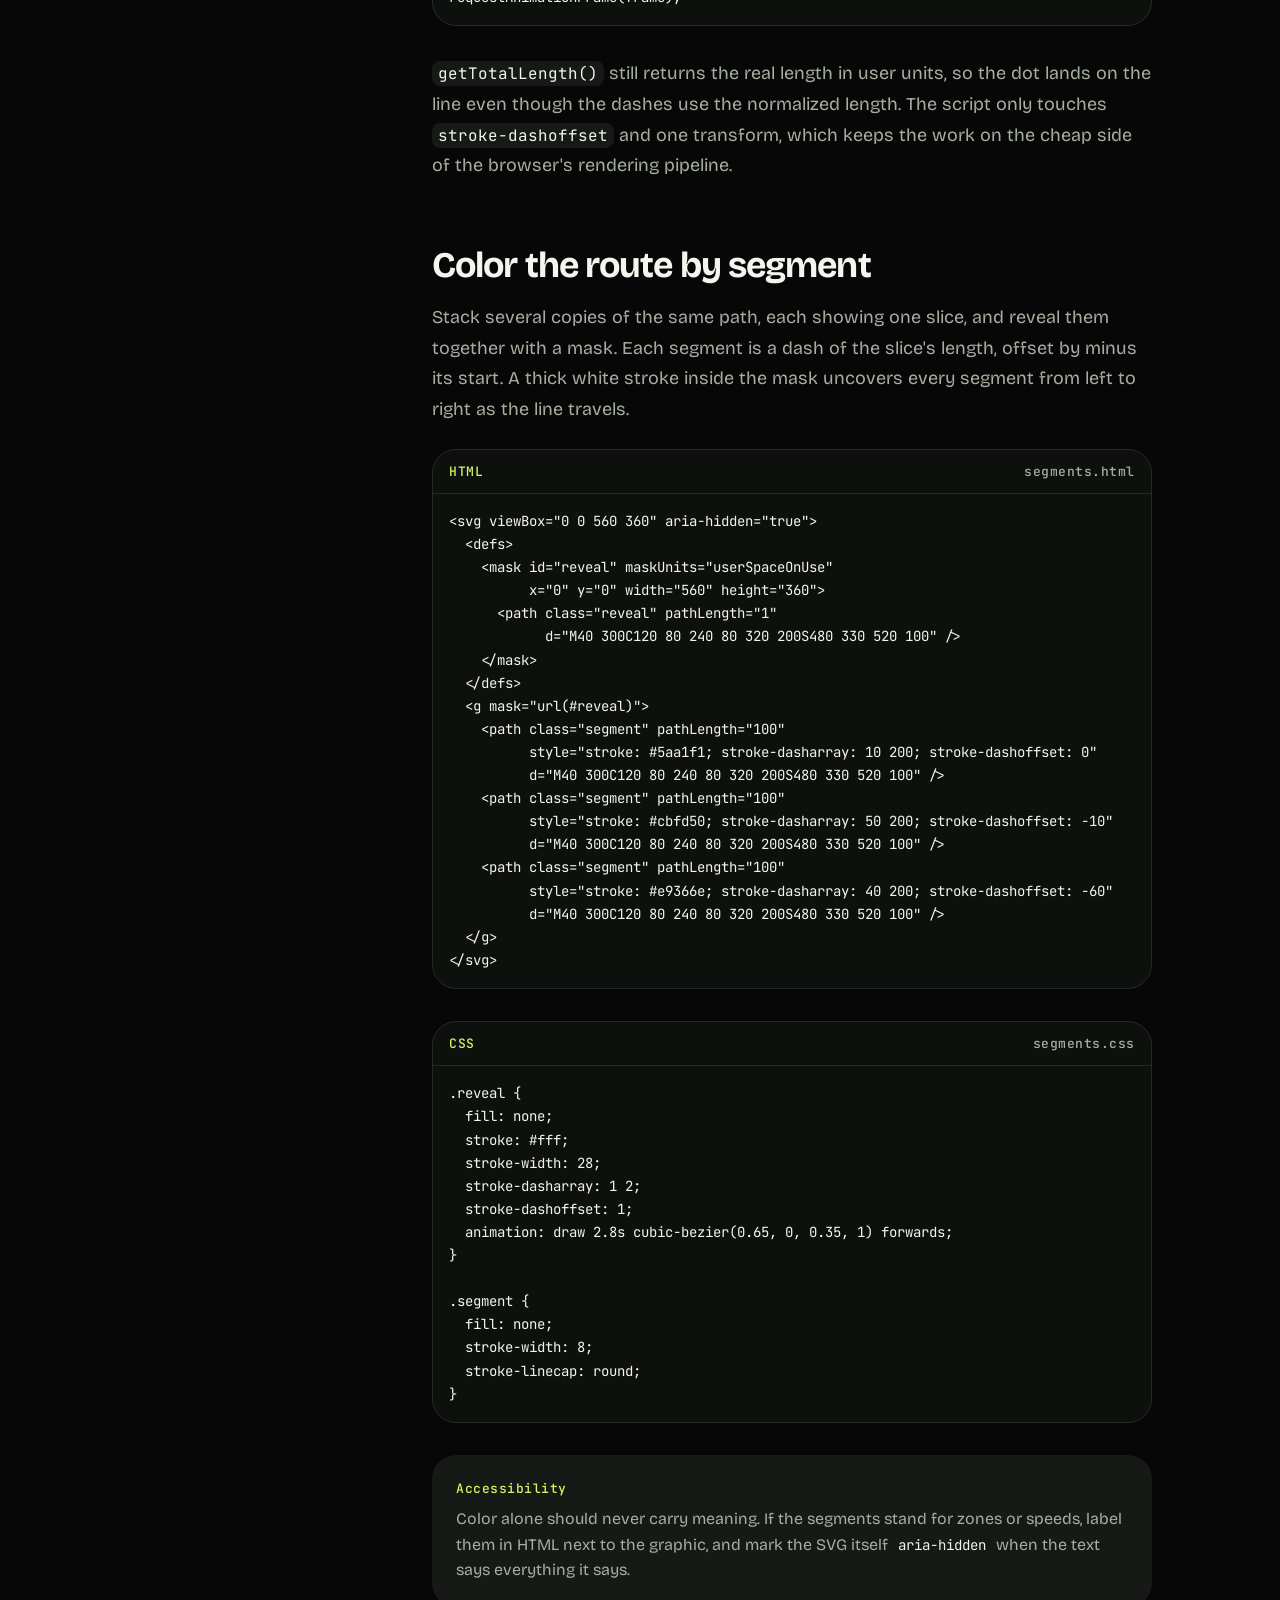
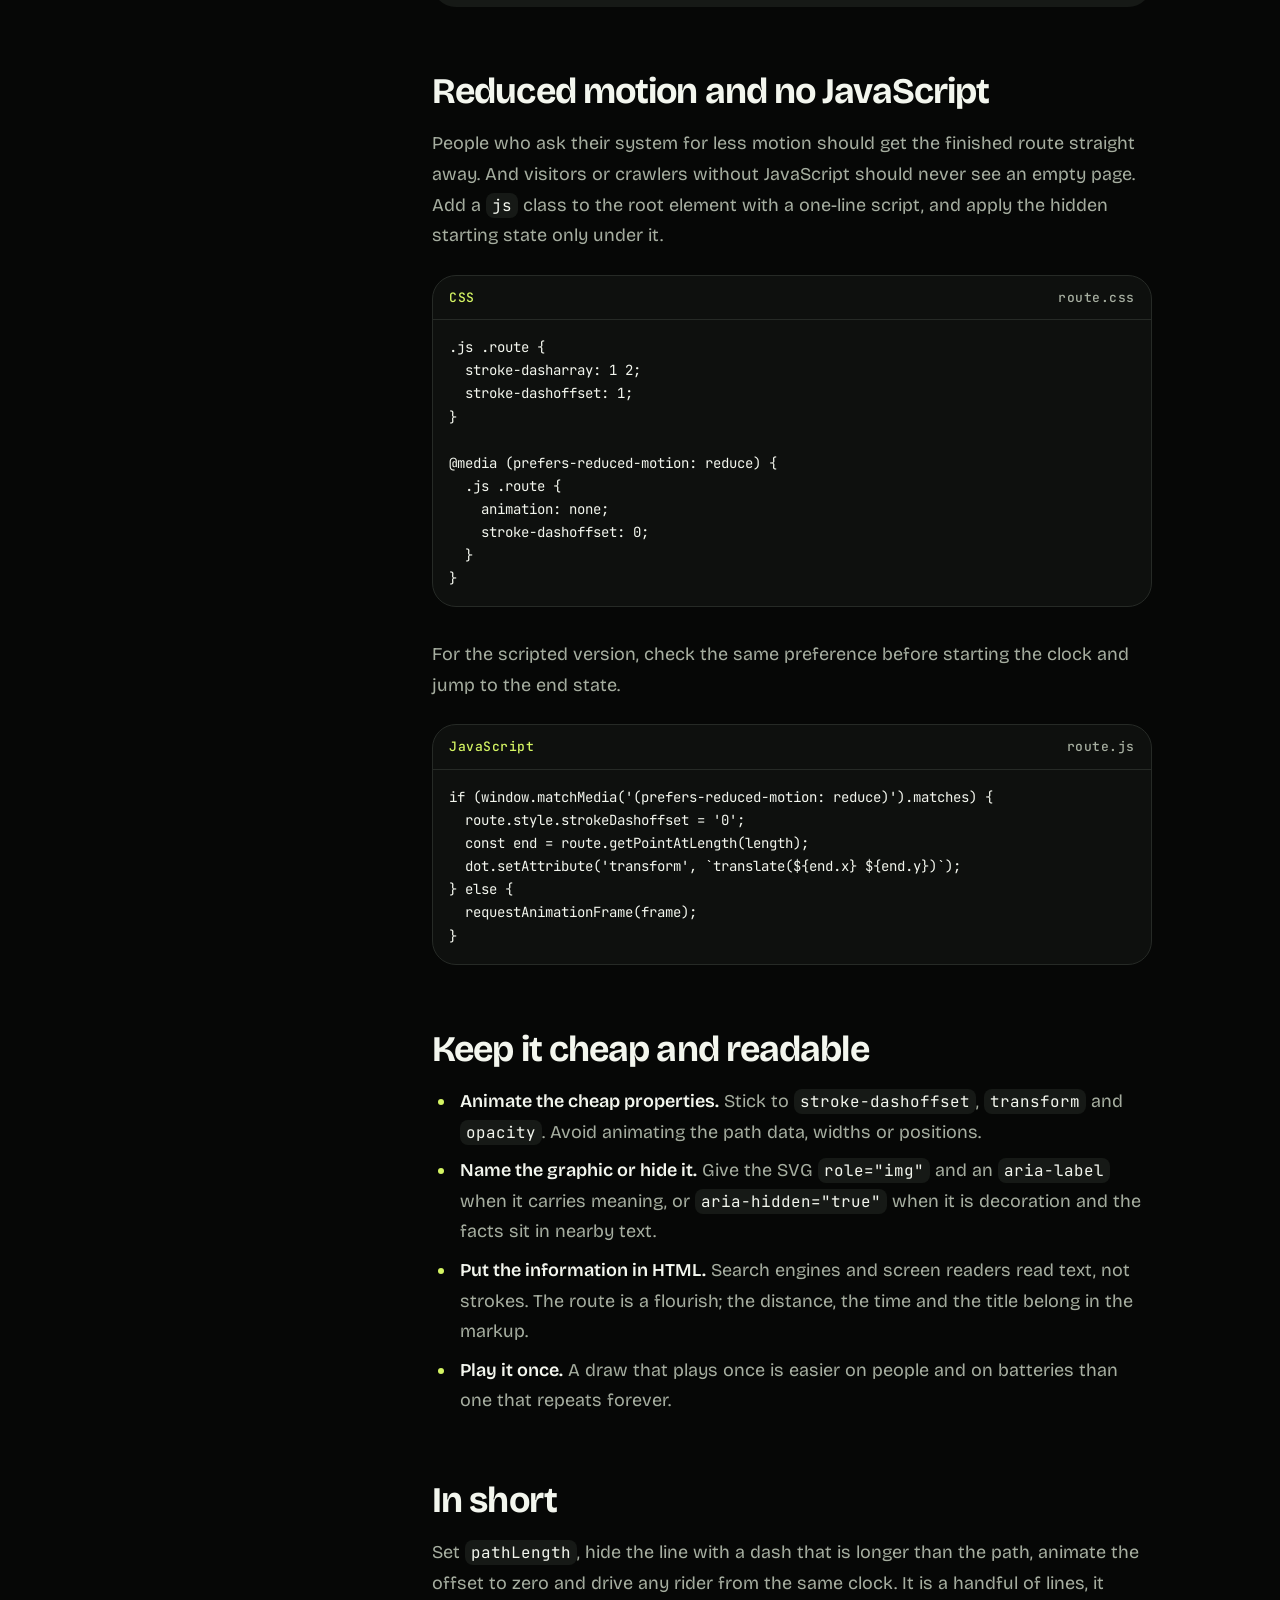
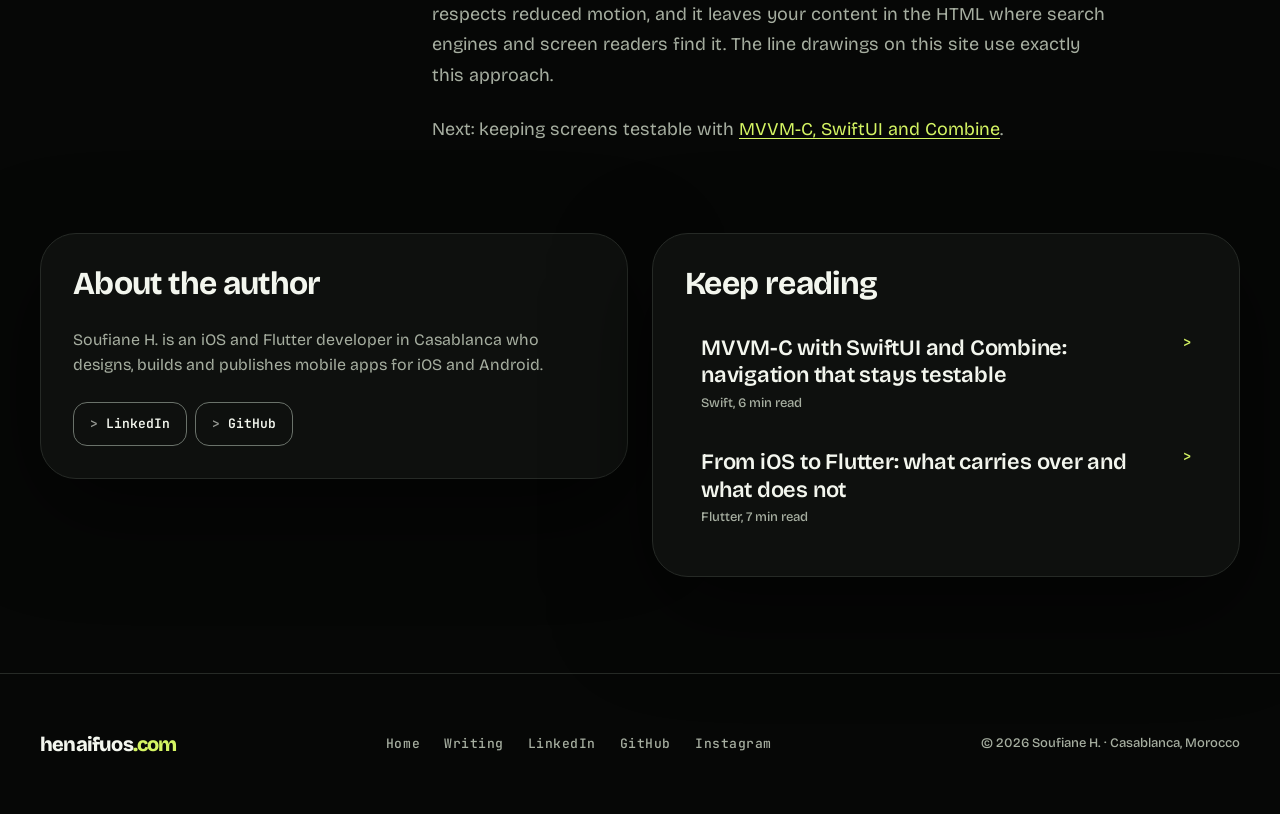
<file: blog/svg-stroke-dashoffset/index.html>
<!DOCTYPE html>
<html lang="en" data-theme="dark">
  <head>
    <meta charset="utf-8" />
    <meta name="viewport" content="width=device-width, initial-scale=1" />
    <title>Draw an SVG Route with stroke-dashoffset: A Short Guide</title>
    <meta name="description" content="Animate any SVG path drawing itself with stroke-dasharray, stroke-dashoffset and pathLength, plus a reduced-motion fallback in a few lines of CSS." />
    <link rel="canonical" href="https://henaifuos.com/blog/svg-stroke-dashoffset/" />
    <meta name="author" content="Soufiane H." />
    <meta name="robots" content="index, follow, max-image-preview:large" />
    <meta name="theme-color" content="#060706" />

    <meta property="og:type" content="article" />
    <meta property="og:site_name" content="henaifuos.com" />
    <meta property="og:title" content="Draw an SVG Route with stroke-dashoffset: A Short Guide" />
    <meta property="og:description" content="Animate any SVG path drawing itself with stroke-dasharray, stroke-dashoffset and pathLength, plus a reduced-motion fallback in a few lines of CSS." />
    <meta property="og:url" content="https://henaifuos.com/blog/svg-stroke-dashoffset/" />
    <meta property="og:image" content="https://henaifuos.com/assets/img/og-card.png" />
    <meta property="og:image:width" content="1200" />
    <meta property="og:image:height" content="630" />
    <meta property="og:image:alt" content="Soufiane H., iOS and Flutter developer, with a Design, Develop, Publish illustration" />
    <meta property="article:published_time" content="2026-10-24" />
    <meta property="article:author" content="https://henaifuos.com/" />
    <meta property="article:tag" content="Web" />
    <meta name="twitter:card" content="summary_large_image" />
    <meta name="twitter:title" content="Draw an SVG Route with stroke-dashoffset: A Short Guide" />
    <meta name="twitter:description" content="Animate any SVG path drawing itself with stroke-dasharray, stroke-dashoffset and pathLength, plus a reduced-motion fallback in a few lines of CSS." />
    <meta name="twitter:image" content="https://henaifuos.com/assets/img/og-card.png" />

    <link rel="icon" href="../../assets/img/favicon.svg" type="image/svg+xml" />
    <link rel="apple-touch-icon" href="../../assets/img/apple-touch-icon.png" />
    <link rel="alternate" type="application/rss+xml" title="Soufiane H. writing" href="../../feed.xml" />

    <script>
      (function () {
        var root = document.documentElement;
        root.classList.add("js");
        try {
          var mode = localStorage.getItem("site-theme-mode");
          root.setAttribute("data-theme", mode === "light" ? "light" : "dark");
        } catch (error) {}
      })();
    </script>

    <link rel="preconnect" href="https://fonts.googleapis.com" />
    <link rel="preconnect" href="https://fonts.gstatic.com" crossorigin />
    <link
      href="https://fonts.googleapis.com/css2?family=Bricolage+Grotesque:opsz,wdth,wght@12..96,75..100,200..800&amp;family=JetBrains+Mono:wght@400;500;600;700&amp;display=swap"
      rel="stylesheet"
    />
    <link rel="stylesheet" href="../../assets/css/tokens.css" />
    <link rel="stylesheet" href="../../assets/css/components.css" />
    <link rel="stylesheet" href="../../assets/css/base.css" />
    <link rel="stylesheet" href="../../assets/css/article.css" />

    <script type="application/ld+json">
      {
        "@context": "https://schema.org",
        "@graph": [
          {
            "@type": "BlogPosting",
            "@id": "https://henaifuos.com/blog/svg-stroke-dashoffset/#article",
            "headline": "Draw a route with SVG stroke-dashoffset",
            "description": "Animate any SVG path drawing itself with stroke-dasharray, stroke-dashoffset and pathLength, plus a reduced-motion fallback in a few lines of CSS.",
            "datePublished": "2026-10-24",
            "dateModified": "2026-10-24",
            "inLanguage": "en",
            "keywords": "SVG animation, stroke-dashoffset, stroke-dasharray, pathLength, CSS animation, prefers-reduced-motion",
            "image": "https://henaifuos.com/assets/img/og-card.png",
            "mainEntityOfPage": "https://henaifuos.com/blog/svg-stroke-dashoffset/",
            "author": {
              "@type": "Person",
              "name": "Soufiane H.",
              "url": "https://henaifuos.com/"
            },
            "publisher": {
              "@type": "Person",
              "name": "Soufiane H.",
              "url": "https://henaifuos.com/"
            }
          },
          {
            "@type": "BreadcrumbList",
            "itemListElement": [
              {
                "@type": "ListItem",
                "position": 1,
                "name": "Home",
                "item": "https://henaifuos.com/"
              },
              {
                "@type": "ListItem",
                "position": 2,
                "name": "Writing",
                "item": "https://henaifuos.com/blog/"
              },
              {
                "@type": "ListItem",
                "position": 3,
                "name": "Draw a route with SVG stroke-dashoffset"
              }
            ]
          }
        ]
      }
    </script>
  </head>
  <body class="pg-root">
    <a class="pg-skip" href="#article-body">Skip to the article</a>

    <header class="pg-header">
      <div class="pg-wrap pg-header__in">
        <a class="pg-brand" href="../../" aria-label="henaifuos.com, home">henaifuos<span>.com</span></a>
        <nav class="pg-nav" aria-label="Primary">
          <a href="../../">Home</a>
          <a href="../../#works">Works</a>
          <a href="../">Writing</a>
          <a href="../../#contact">Contact</a>
        </nav>
        <div class="pg-theme" role="group" aria-label="Color theme">
          <button type="button" data-theme-option="dark" aria-pressed="true">Dark</button>
          <button type="button" data-theme-option="light" aria-pressed="false">Light</button>
        </div>
      </div>
      <span class="pg-progress" aria-hidden="true"></span>
    </header>

    <main id="main-content">
      <article>
        <header class="ar-hero">
          <div class="ar-hero__grid" aria-hidden="true"></div>
          <div class="ar-hero__glow" aria-hidden="true"></div>
          <div class="pg-wrap ar-hero__in">
            <nav class="ar-crumbs" aria-label="Breadcrumb">
              <ol>
                <li><a href="../../">Home</a></li>
                <li><a href="../">Writing</a></li>
                <li aria-current="page">Draw a route with SVG stroke-dashoffset</li>
              </ol>
            </nav>
            <span class="hf-pill">Web</span>
            <h1 class="ar-title">Draw a route with SVG stroke-dashoffset</h1>
            <p class="body-lg ar-lead">A path that draws itself is one of the cheapest, cleanest animations on the web: no library, no canvas, a few lines of CSS. This guide builds one from the smallest version up to a colored route with a dot riding its head.</p>
            <p class="ar-meta caption">
              <span>By <strong>Soufiane H.</strong></span>
              <time datetime="2026-10-24">24 Oct 2026</time>
              <span>6 min read</span>
            </p>

            <figure class="ar-cover">
            <svg class="ar-route" viewBox="40 36 480 330" aria-hidden="true" focusable="false">
              <path class="track" d="M96 300C70 264 76 210 118 186C170 156 210 168 252 140C300 108 336 64 398 68C462 72 500 122 486 176C474 220 440 232 446 270C452 308 410 334 360 332C300 330 262 306 214 316C160 328 118 330 96 300Z" />
              <path class="trace" pathLength="1" d="M96 300C70 264 76 210 118 186C170 156 210 168 252 140C300 108 336 64 398 68C462 72 500 122 486 176C474 220 440 232 446 270C452 308 410 334 360 332C300 330 262 306 214 316C160 328 118 330 96 300Z" />
              <circle class="halo" cx="96" cy="300" r="18" />
              <circle class="dot" cx="96" cy="300" r="8" />
            </svg>
            <figcaption class="caption">One dash as long as the whole path, slid out of view and back.</figcaption>
          </figure>
          </div>
        </header>

        <div class="pg-wrap">
          <div class="ar-layout">
            <nav class="ar-toc" aria-label="On this page">
            <p class="label">On this page</p>
            <ol>
              <li><a href="#the-trick">The trick</a></li>
              <li><a href="#the-smallest-version">The smallest version</a></li>
              <li><a href="#one-clock-for-line-and-dot">One clock for line and dot</a></li>
              <li><a href="#color-the-route-by-segment">Color the route by segment</a></li>
              <li><a href="#reduced-motion-and-no-js">Reduced motion and no JavaScript</a></li>
              <li><a href="#keep-it-cheap-and-readable">Keep it cheap and readable</a></li>
              <li><a href="#in-short">In short</a></li>
            </ol>
          </nav>

            <div class="ar-prose" id="article-body">
            <h2 id="the-trick">The trick</h2>
            <p>A stroke can be dashed. <code>stroke-dasharray</code> sets the length of each dash and gap, and <code>stroke-dashoffset</code> slides that pattern along the path. Make one dash as long as the whole path, push it out of view with the offset, then animate the offset back to zero. The line appears to draw itself.</p>
            <p>The only awkward part is knowing the length of the path. SVG has a shortcut: set <code>pathLength</code> and the browser treats the path as if it had that length, so every dash value is relative to it. With <code>pathLength="1"</code>, a dash of <code>1</code> is the whole path.</p>

            <h2 id="the-smallest-version">The smallest version</h2>
            <p>One path, a few declarations and a keyframe. No script.</p>
            <figure class="ar-code">
              <figcaption class="label"><span>HTML</span><span>route.html</span></figcaption>
              <pre tabindex="0"><code>&lt;svg viewBox="0 0 560 360" role="img" aria-label="A route from left to right"&gt;
  &lt;path class="route" pathLength="1"
        d="M40 300C120 80 240 80 320 200S480 330 520 100" /&gt;
&lt;/svg&gt;</code></pre>
            </figure>
            <figure class="ar-code">
              <figcaption class="label"><span>CSS</span><span>route.css</span></figcaption>
              <pre tabindex="0"><code>.route {
  fill: none;
  stroke: #d4f463;
  stroke-width: 8;
  stroke-linecap: round;
  stroke-dasharray: 1 2;
  stroke-dashoffset: 1;
  animation: draw 2.8s cubic-bezier(0.65, 0, 0.35, 1) forwards;
}

@keyframes draw {
  to { stroke-dashoffset: 0; }
}</code></pre>
            </figure>
            <p>The dasharray is <code>1 2</code>: a dash of one path length, then a gap of two. Because the gap is longer than the path, an offset of 1 hides the whole line, and a stray dot that some browsers paint at the end of a hidden path with round caps stays away.</p>
            <aside class="ar-callout">
              <span class="label">Note</span>
              <p><code>pathLength</code> works on <code>path</code>, <code>line</code>, <code>circle</code>, <code>rect</code> and the other shape elements, so the same trick draws rings and outlines.</p>
            </aside>

            <h2 id="one-clock-for-line-and-dot">One clock for line and dot</h2>
            <p>A dot that rides the head of the line must follow exactly the same timing. Two separate animations drift apart, so drive both from one clock. <code>getPointAtLength</code> returns the coordinates at any distance along the path.</p>
            <figure class="ar-code">
              <figcaption class="label"><span>JavaScript</span><span>route.js</span></figcaption>
              <pre tabindex="0"><code>const route = document.querySelector('.route');
const dot = document.querySelector('.dot');
const length = route.getTotalLength();
const duration = 2800;
const ease = (t) =&gt; (t &lt; 0.5 ? 4 * t * t * t : 1 - Math.pow(-2 * t + 2, 3) / 2);
let startTime;

function frame(now) {
  startTime ??= now;
  const t = Math.min(1, (now - startTime) / duration);
  const progress = ease(t);

  route.style.strokeDashoffset = String(1 - progress);
  const point = route.getPointAtLength(progress * length);
  dot.setAttribute('transform', `translate(${point.x} ${point.y})`);

  if (t &lt; 1) requestAnimationFrame(frame);
}

requestAnimationFrame(frame);</code></pre>
            </figure>
            <p><code>getTotalLength()</code> still returns the real length in user units, so the dot lands on the line even though the dashes use the normalized length. The script only touches <code>stroke-dashoffset</code> and one transform, which keeps the work on the cheap side of the browser's rendering pipeline.</p>

            <h2 id="color-the-route-by-segment">Color the route by segment</h2>
            <p>Stack several copies of the same path, each showing one slice, and reveal them together with a mask. Each segment is a dash of the slice's length, offset by minus its start. A thick white stroke inside the mask uncovers every segment from left to right as the line travels.</p>
            <figure class="ar-code">
              <figcaption class="label"><span>HTML</span><span>segments.html</span></figcaption>
              <pre tabindex="0"><code>&lt;svg viewBox="0 0 560 360" aria-hidden="true"&gt;
  &lt;defs&gt;
    &lt;mask id="reveal" maskUnits="userSpaceOnUse"
          x="0" y="0" width="560" height="360"&gt;
      &lt;path class="reveal" pathLength="1"
            d="M40 300C120 80 240 80 320 200S480 330 520 100" /&gt;
    &lt;/mask&gt;
  &lt;/defs&gt;
  &lt;g mask="url(#reveal)"&gt;
    &lt;path class="segment" pathLength="100"
          style="stroke: #5aa1f1; stroke-dasharray: 10 200; stroke-dashoffset: 0"
          d="M40 300C120 80 240 80 320 200S480 330 520 100" /&gt;
    &lt;path class="segment" pathLength="100"
          style="stroke: #cbfd50; stroke-dasharray: 50 200; stroke-dashoffset: -10"
          d="M40 300C120 80 240 80 320 200S480 330 520 100" /&gt;
    &lt;path class="segment" pathLength="100"
          style="stroke: #e9366e; stroke-dasharray: 40 200; stroke-dashoffset: -60"
          d="M40 300C120 80 240 80 320 200S480 330 520 100" /&gt;
  &lt;/g&gt;
&lt;/svg&gt;</code></pre>
            </figure>
            <figure class="ar-code">
              <figcaption class="label"><span>CSS</span><span>segments.css</span></figcaption>
              <pre tabindex="0"><code>.reveal {
  fill: none;
  stroke: #fff;
  stroke-width: 28;
  stroke-dasharray: 1 2;
  stroke-dashoffset: 1;
  animation: draw 2.8s cubic-bezier(0.65, 0, 0.35, 1) forwards;
}

.segment {
  fill: none;
  stroke-width: 8;
  stroke-linecap: round;
}</code></pre>
            </figure>
            <aside class="ar-callout">
              <span class="label">Accessibility</span>
              <p>Color alone should never carry meaning. If the segments stand for zones or speeds, label them in HTML next to the graphic, and mark the SVG itself <code>aria-hidden</code> when the text says everything it says.</p>
            </aside>

            <h2 id="reduced-motion-and-no-js">Reduced motion and no JavaScript</h2>
            <p>People who ask their system for less motion should get the finished route straight away. And visitors or crawlers without JavaScript should never see an empty page. Add a <code>js</code> class to the root element with a one-line script, and apply the hidden starting state only under it.</p>
            <figure class="ar-code">
              <figcaption class="label"><span>CSS</span><span>route.css</span></figcaption>
              <pre tabindex="0"><code>.js .route {
  stroke-dasharray: 1 2;
  stroke-dashoffset: 1;
}

@media (prefers-reduced-motion: reduce) {
  .js .route {
    animation: none;
    stroke-dashoffset: 0;
  }
}</code></pre>
            </figure>
            <p>For the scripted version, check the same preference before starting the clock and jump to the end state.</p>
            <figure class="ar-code">
              <figcaption class="label"><span>JavaScript</span><span>route.js</span></figcaption>
              <pre tabindex="0"><code>if (window.matchMedia('(prefers-reduced-motion: reduce)').matches) {
  route.style.strokeDashoffset = '0';
  const end = route.getPointAtLength(length);
  dot.setAttribute('transform', `translate(${end.x} ${end.y})`);
} else {
  requestAnimationFrame(frame);
}</code></pre>
            </figure>

            <h2 id="keep-it-cheap-and-readable">Keep it cheap and readable</h2>
            <ul>
              <li><strong>Animate the cheap properties.</strong> Stick to <code>stroke-dashoffset</code>, <code>transform</code> and <code>opacity</code>. Avoid animating the path data, widths or positions.</li>
              <li><strong>Name the graphic or hide it.</strong> Give the SVG <code>role="img"</code> and an <code>aria-label</code> when it carries meaning, or <code>aria-hidden="true"</code> when it is decoration and the facts sit in nearby text.</li>
              <li><strong>Put the information in HTML.</strong> Search engines and screen readers read text, not strokes. The route is a flourish; the distance, the time and the title belong in the markup.</li>
              <li><strong>Play it once.</strong> A draw that plays once is easier on people and on batteries than one that repeats forever.</li>
            </ul>

            <h2 id="in-short">In short</h2>
            <p>Set <code>pathLength</code>, hide the line with a dash that is longer than the path, animate the offset to zero and drive any rider from the same clock. It is a handful of lines, it respects reduced motion, and it leaves your content in the HTML where search engines and screen readers find it. The line drawings on this site use exactly this approach.</p>
            <p>Next: keeping screens testable with <a href="../mvvm-c-swiftui-combine/">MVVM-C, SwiftUI and Combine</a>.</p>
          </div>
          </div>
        </div>
      </article>

      <section class="ar-end" aria-label="After the article">
        <div class="pg-wrap ar-end__in">
          <section class="hf-panel" aria-label="About the author">
            <div class="ar-author">
              <h2 class="heading-lg">About the author</h2>
              <p class="body">Soufiane H. is an iOS and Flutter developer in Casablanca who designs, builds and publishes mobile apps for iOS and Android.</p>
              <div class="ar-author__links">
                <a class="hf-btn hf-btn--ghost hf-btn--sm" href="https://www.linkedin.com/in/shobaizi/" target="_blank" rel="noopener"><span class="hf-btn__prompt" aria-hidden="true">&gt;</span><span>LinkedIn</span></a>
                <a class="hf-btn hf-btn--ghost hf-btn--sm" href="https://github.com/henaifous" target="_blank" rel="noopener"><span class="hf-btn__prompt" aria-hidden="true">&gt;</span><span>GitHub</span></a>
              </div>
            </div>
          </section>

          <section class="hf-panel" aria-label="Keep reading">
            <h2 class="heading-lg">Keep reading</h2>
            <ul class="ar-rel">
            <li><a href="../mvvm-c-swiftui-combine/"><span><span class="heading-md">MVVM-C with SwiftUI and Combine: navigation that stays testable</span><span class="caption">Swift, 6 min read</span></span><span class="ar-go" aria-hidden="true">&gt;</span></a></li>
            <li><a href="../ios-to-flutter/"><span><span class="heading-md">From iOS to Flutter: what carries over and what does not</span><span class="caption">Flutter, 7 min read</span></span><span class="ar-go" aria-hidden="true">&gt;</span></a></li>
            </ul>
          </section>
        </div>
      </section>
    </main>

    <footer class="pg-footer">
      <div class="pg-wrap pg-footer__in">
        <a class="pg-brand" href="../../" aria-label="henaifuos.com, home">henaifuos<span>.com</span></a>
        <nav aria-label="Footer">
          <a href="../../">Home</a>
          <a href="../">Writing</a>
          <a href="https://www.linkedin.com/in/shobaizi/" rel="noopener">LinkedIn</a>
          <a href="https://github.com/henaifous" rel="noopener">GitHub</a>
          <a href="https://www.instagram.com/shobaizi/" rel="noopener">Instagram</a>
        </nav>
        <p class="caption">&copy; 2026 Soufiane H. &middot; Casablanca, Morocco</p>
      </div>
    </footer>

    <script src="../../assets/js/main.js" defer></script>
  </body>
</html>
</file>
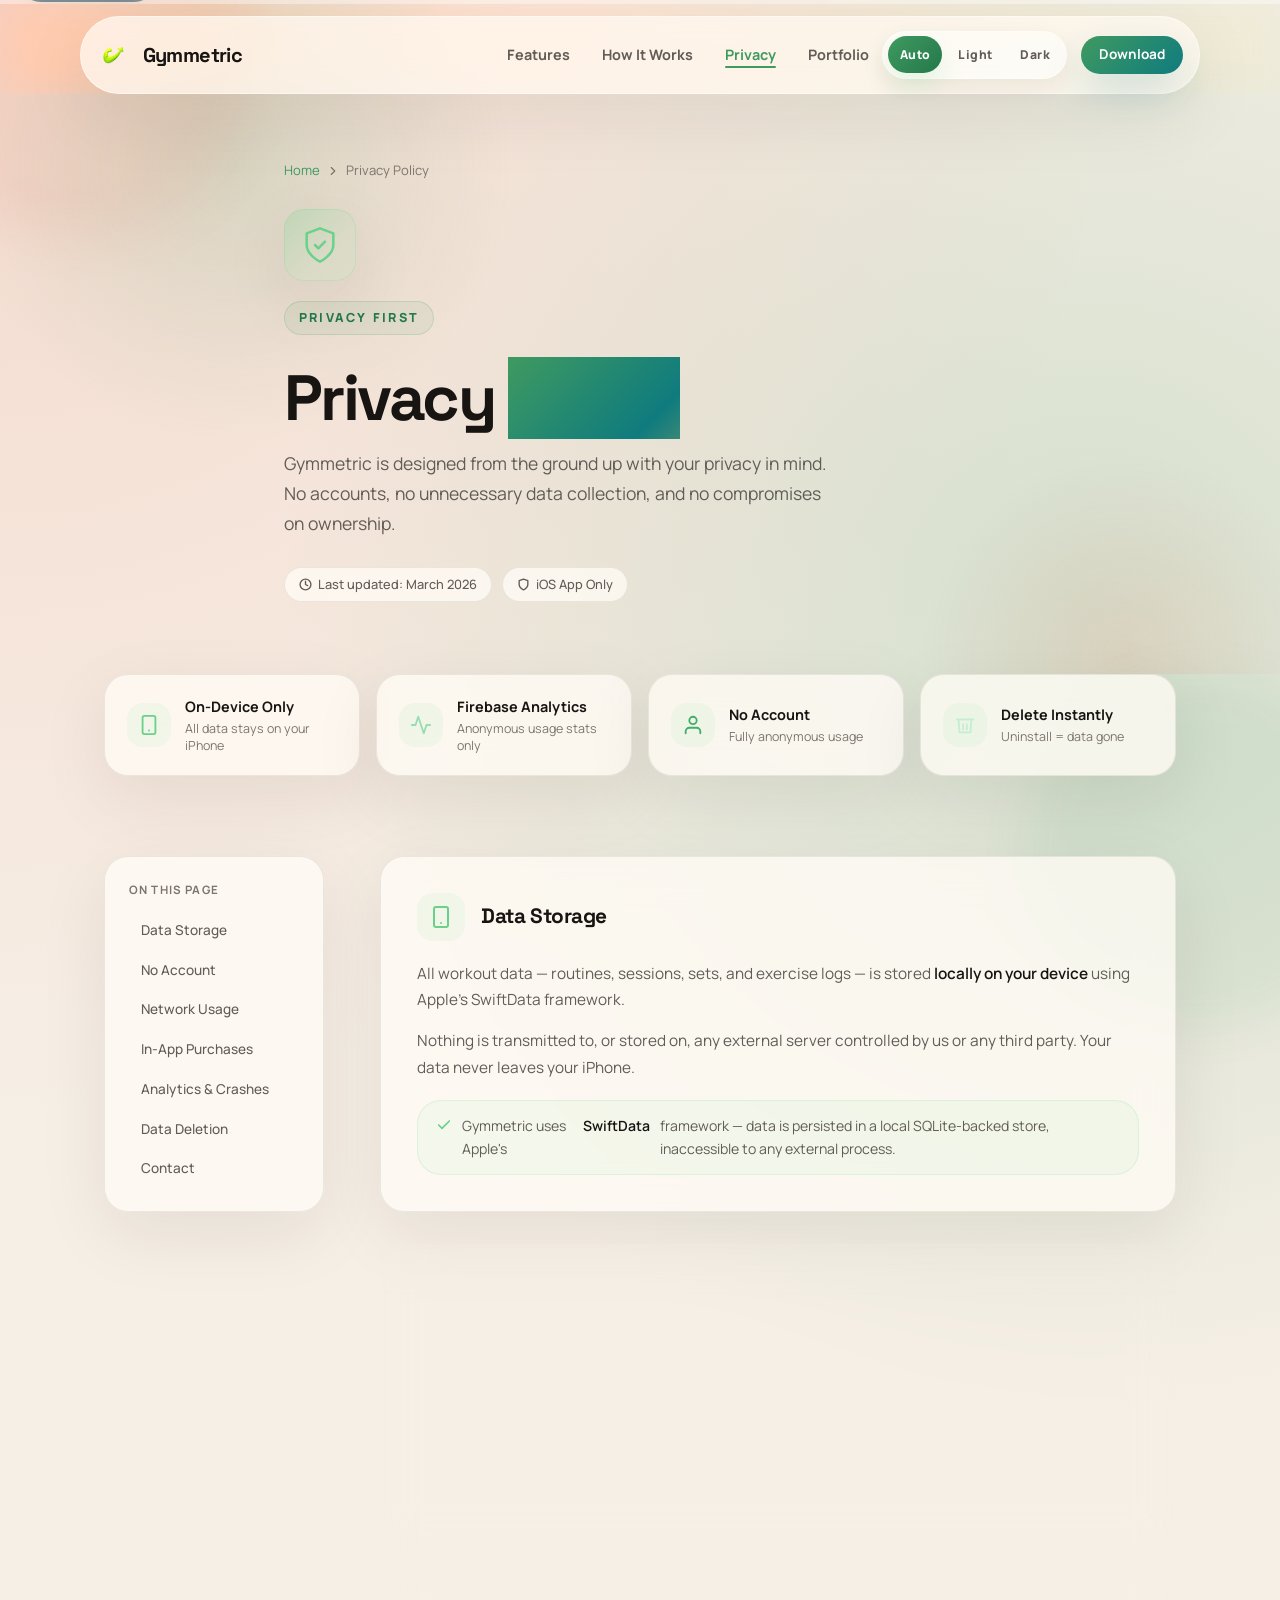
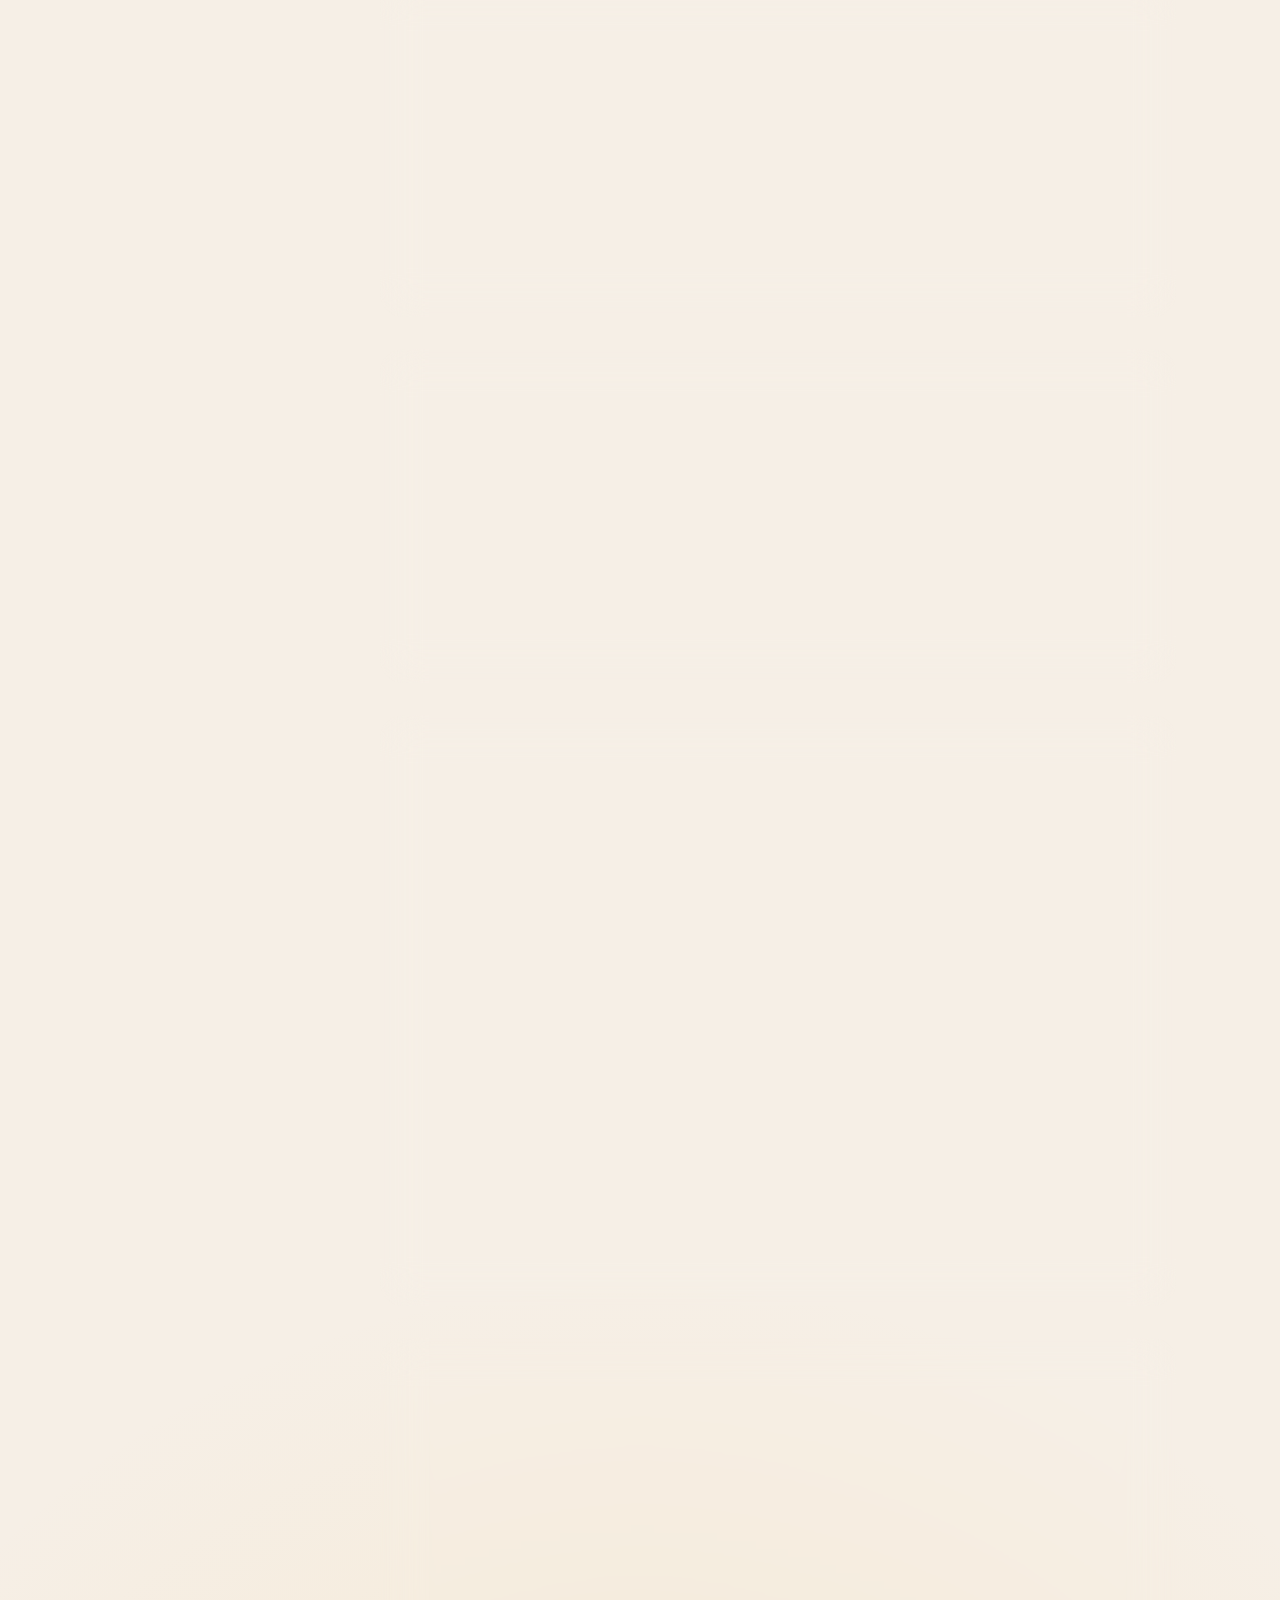
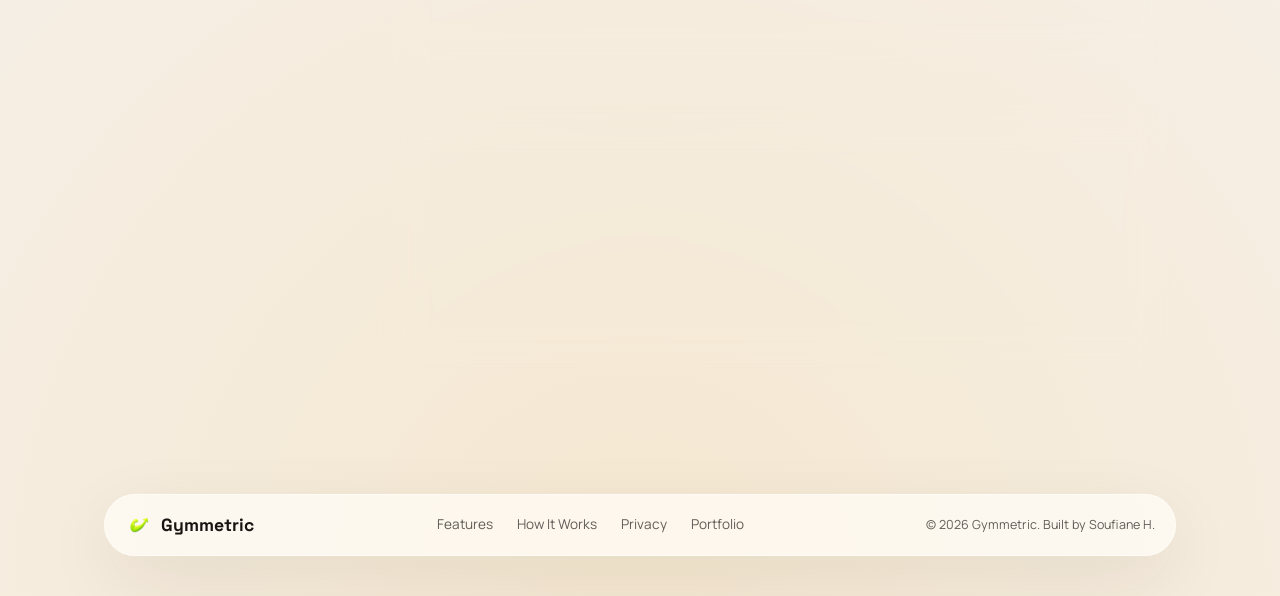
<file: Gymmetric/privacy.html>
<!DOCTYPE html>
<html lang="en">
<head>
    <meta charset="UTF-8">
    <meta name="viewport" content="width=device-width, initial-scale=1.0">
    <title>Privacy Policy — Gymmetric</title>
    <meta name="description" content="Gymmetric's privacy policy. Your workout data stays on your device, with no accounts and no advertising-based tracking.">
    <script>
        (function () {
            try {
                var mode = localStorage.getItem('site-theme-mode') || 'system';
                var prefersDark = window.matchMedia('(prefers-color-scheme: dark)').matches;
                var resolved = mode === 'dark' || (mode === 'system' && prefersDark) ? 'dark' : 'light';
                document.documentElement.setAttribute('data-theme-mode', mode);
                document.documentElement.setAttribute('data-theme', resolved);
                document.documentElement.style.colorScheme = resolved;
            } catch (error) {}
        })();
    </script>
    <link rel="stylesheet" href="assets/css/styles.css">
    <link rel="stylesheet" href="assets/css/privacy.css">
    <link rel="icon" type="image/png" href="assets/images/logo.png">
    <link rel="apple-touch-icon" href="assets/images/logo.png">
    <link rel="preconnect" href="https://fonts.googleapis.com">
    <link rel="preconnect" href="https://fonts.gstatic.com" crossorigin>
    <link href="https://fonts.googleapis.com/css2?family=Manrope:wght@400;500;600;700;800&amp;family=Space+Grotesk:wght@500;700&amp;display=swap" rel="stylesheet">
</head>
<body class="privacy-page">
    <a class="skip-link" href="#main-content">Skip to content</a>
    <div class="scroll-progress" aria-hidden="true"><span></span></div>

    <!-- ======================== NAV ======================== -->
    <nav class="nav nav--scrolled" id="nav">
        <div class="nav__inner container">
            <a href="index.html" class="nav__logo">
                <img src="assets/images/logo.png" alt="Gymmetric" class="nav__logo-img">
                Gymmetric
            </a>
            <ul class="nav__links">
                <li><a href="index.html#features">Features</a></li>
                <li><a href="index.html#how-it-works">How It Works</a></li>
                <li><a href="privacy.html" class="active">Privacy</a></li>
                <li><a href="../index.html">Portfolio</a></li>
            </ul>
            <div class="theme-switcher theme-switcher--nav" role="group" aria-label="Color theme">
                <button class="theme-switcher__button" type="button" data-theme-option="system" aria-pressed="true">Auto</button>
                <button class="theme-switcher__button" type="button" data-theme-option="light" aria-pressed="false">Light</button>
                <button class="theme-switcher__button" type="button" data-theme-option="dark" aria-pressed="false">Dark</button>
            </div>
            <a href="https://apps.apple.com/ma/app/gymmetric-gym-workout-tracker/id6747186413" target="_blank" rel="noopener" class="btn btn--sm btn--primary nav__cta">Download</a>
            <button class="nav__hamburger" id="hamburger" aria-label="Toggle menu">
                <span></span><span></span><span></span>
            </button>
        </div>
    </nav>

    <!-- Mobile menu -->
    <div class="mobile-menu" id="mobileMenu">
        <ul>
            <li><a href="index.html#features">Features</a></li>
            <li><a href="index.html#how-it-works">How It Works</a></li>
            <li><a href="privacy.html">Privacy</a></li>
            <li><a href="../index.html">Portfolio</a></li>
            <li class="mobile-menu__theme">
                <div class="theme-switcher theme-switcher--mobile" role="group" aria-label="Color theme">
                    <button class="theme-switcher__button" type="button" data-theme-option="system" aria-pressed="true">Auto</button>
                    <button class="theme-switcher__button" type="button" data-theme-option="light" aria-pressed="false">Light</button>
                    <button class="theme-switcher__button" type="button" data-theme-option="dark" aria-pressed="false">Dark</button>
                </div>
            </li>
            <li><a href="https://apps.apple.com/ma/app/gymmetric-gym-workout-tracker/id6747186413" target="_blank" rel="noopener" class="btn btn--primary btn--block">Download</a></li>
        </ul>
    </div>

    <main id="main-content">
    <!-- ======================== PAGE HERO ======================== -->
    <section class="priv-hero">
        <div class="priv-hero__glow priv-hero__glow--1"></div>
        <div class="priv-hero__glow priv-hero__glow--2"></div>
        <div class="hero__bg-grid"></div>
        <div class="container priv-hero__inner">
            <div class="priv-hero__breadcrumb reveal">
                <a href="index.html">Home</a>
                <svg width="14" height="14" viewBox="0 0 24 24" fill="none" stroke="currentColor" stroke-width="2" stroke-linecap="round" stroke-linejoin="round"><polyline points="9 18 15 12 9 6"/></svg>
                <span>Privacy Policy</span>
            </div>
            <div class="priv-hero__content reveal reveal--delay-1">
                <div class="priv-hero__icon">
                    <svg width="40" height="40" viewBox="0 0 24 24" fill="none" stroke="#6BD18A" stroke-width="1.5" stroke-linecap="round" stroke-linejoin="round">
                        <path d="M12 22s8-4 8-10V5l-8-3-8 3v7c0 6 8 10 8 10z"/>
                        <polyline points="9 12 11 14 15 10"/>
                    </svg>
                </div>
                <span class="badge">Privacy First</span>
                <h1 class="priv-hero__title">Privacy <span class="gradient-text">Policy</span></h1>
                <p class="priv-hero__subtitle">Gymmetric is designed from the ground up with your privacy in mind. No accounts, no unnecessary data collection, and no compromises on ownership.</p>
                <div class="priv-hero__meta">
                    <span class="priv-meta-pill">
                        <svg width="13" height="13" viewBox="0 0 24 24" fill="none" stroke="currentColor" stroke-width="2.5" stroke-linecap="round" stroke-linejoin="round"><circle cx="12" cy="12" r="10"/><path d="M12 6v6l4 2"/></svg>
                        Last updated: March 2026
                    </span>
                    <span class="priv-meta-pill">
                        <svg width="13" height="13" viewBox="0 0 24 24" fill="none" stroke="currentColor" stroke-width="2.5" stroke-linecap="round" stroke-linejoin="round"><path d="M12 22s8-4 8-10V5l-8-3-8 3v7c0 6 8 10 8 10z"/></svg>
                        iOS App Only
                    </span>
                </div>
            </div>
        </div>
    </section>

    <!-- ======================== QUICK SUMMARY ======================== -->
    <section class="priv-summary">
        <div class="container">
            <div class="priv-summary__grid">
                <div class="priv-summary__item reveal">
                    <div class="priv-summary__icon" style="--c: #6BD18A;">
                        <svg width="22" height="22" viewBox="0 0 24 24" fill="none" stroke="currentColor" stroke-width="2" stroke-linecap="round" stroke-linejoin="round"><rect x="5" y="2" width="14" height="20" rx="2"/><line x1="12" y1="18" x2="12.01" y2="18"/></svg>
                    </div>
                    <div>
                        <h4>On-Device Only</h4>
                        <p>All data stays on your iPhone</p>
                    </div>
                </div>
                <div class="priv-summary__item reveal reveal--delay-1">
                    <div class="priv-summary__icon" style="--c: #9ADCB0;">
                        <svg width="22" height="22" viewBox="0 0 24 24" fill="none" stroke="currentColor" stroke-width="2" stroke-linecap="round" stroke-linejoin="round"><polyline points="22 12 18 12 15 21 9 3 6 12 2 12"/></svg>
                    </div>
                    <div>
                        <h4>Firebase Analytics</h4>
                        <p>Anonymous usage stats only</p>
                    </div>
                </div>
                <div class="priv-summary__item reveal reveal--delay-2">
                    <div class="priv-summary__icon" style="--c: #42AD6B;">
                        <svg width="22" height="22" viewBox="0 0 24 24" fill="none" stroke="currentColor" stroke-width="2" stroke-linecap="round" stroke-linejoin="round"><path d="M20 21v-2a4 4 0 0 0-4-4H8a4 4 0 0 0-4 4v2"/><circle cx="12" cy="7" r="4"/></svg>
                    </div>
                    <div>
                        <h4>No Account</h4>
                        <p>Fully anonymous usage</p>
                    </div>
                </div>
                <div class="priv-summary__item reveal reveal--delay-3">
                    <div class="priv-summary__icon" style="--c: #C5EDD5;">
                        <svg width="22" height="22" viewBox="0 0 24 24" fill="none" stroke="currentColor" stroke-width="2" stroke-linecap="round" stroke-linejoin="round"><polyline points="3 6 5 6 21 6"/><path d="M19 6l-1 14H6L5 6"/><path d="M10 11v6"/><path d="M14 11v6"/></svg>
                    </div>
                    <div>
                        <h4>Delete Instantly</h4>
                        <p>Uninstall = data gone</p>
                    </div>
                </div>
            </div>
        </div>
    </section>

    <!-- ======================== PRIVACY DETAILS ======================== -->
    <section class="priv-content">
        <div class="container">
            <div class="priv-content__inner">

                <!-- Sidebar TOC -->
                <nav class="priv-toc" id="privToc">
                    <p class="priv-toc__label">On this page</p>
                    <ul>
                        <li><a href="#data-storage" class="priv-toc__link active">Data Storage</a></li>
                        <li><a href="#no-account" class="priv-toc__link">No Account</a></li>
                        <li><a href="#network" class="priv-toc__link">Network Usage</a></li>
                        <li><a href="#purchases" class="priv-toc__link">In-App Purchases</a></li>
                        <li><a href="#analytics" class="priv-toc__link">Analytics &amp; Crashes</a></li>
                        <li><a href="#deletion" class="priv-toc__link">Data Deletion</a></li>
                        <li><a href="#contact" class="priv-toc__link">Contact</a></li>
                    </ul>
                </nav>

                <!-- Main content -->
                <div class="priv-sections">

                    <div class="priv-section reveal" id="data-storage">
                        <div class="priv-section__header">
                            <div class="priv-section__icon" style="--c: #6BD18A;">
                                <svg width="24" height="24" viewBox="0 0 24 24" fill="none" stroke="currentColor" stroke-width="2" stroke-linecap="round" stroke-linejoin="round"><rect x="5" y="2" width="14" height="20" rx="2"/><line x1="12" y1="18" x2="12.01" y2="18"/></svg>
                            </div>
                            <h2 class="priv-section__title">Data Storage</h2>
                        </div>
                        <div class="priv-section__body">
                            <p>All workout data — routines, sessions, sets, and exercise logs — is stored <strong>locally on your device</strong> using Apple's SwiftData framework.</p>
                            <p>Nothing is transmitted to, or stored on, any external server controlled by us or any third party. Your data never leaves your iPhone.</p>
                            <div class="priv-highlight">
                                <svg width="16" height="16" viewBox="0 0 24 24" fill="none" stroke="#6BD18A" stroke-width="2.5" stroke-linecap="round" stroke-linejoin="round"><polyline points="20 6 9 17 4 12"/></svg>
                                Gymmetric uses Apple's <strong>SwiftData</strong> framework — data is persisted in a local SQLite-backed store, inaccessible to any external process.
                            </div>
                        </div>
                    </div>

                    <div class="priv-section reveal" id="no-account">
                        <div class="priv-section__header">
                            <div class="priv-section__icon" style="--c: #9ADCB0;">
                                <svg width="24" height="24" viewBox="0 0 24 24" fill="none" stroke="currentColor" stroke-width="2" stroke-linecap="round" stroke-linejoin="round"><path d="M20 21v-2a4 4 0 0 0-4-4H8a4 4 0 0 0-4 4v2"/><circle cx="12" cy="7" r="4"/></svg>
                            </div>
                            <h2 class="priv-section__title">No Account Required</h2>
                        </div>
                        <div class="priv-section__body">
                            <p>Gymmetric does not require you to create an account, provide an email address, or sign in with any service — including Apple ID, Google, or Facebook.</p>
                            <p>You can use every feature of the app completely anonymously from the moment you download it.</p>
                            <div class="priv-highlight">
                                <svg width="16" height="16" viewBox="0 0 24 24" fill="none" stroke="#6BD18A" stroke-width="2.5" stroke-linecap="round" stroke-linejoin="round"><polyline points="20 6 9 17 4 12"/></svg>
                                No registration, no email, no identity — just your workouts.
                            </div>
                        </div>
                    </div>

                    <div class="priv-section reveal" id="network">
                        <div class="priv-section__header">
                            <div class="priv-section__icon" style="--c: #42AD6B;">
                                <svg width="24" height="24" viewBox="0 0 24 24" fill="none" stroke="currentColor" stroke-width="2" stroke-linecap="round" stroke-linejoin="round"><path d="M1 6s4-6 11-6 11 6 11 6"/><path d="M1 12s4-6 11-6 11 6 11 6"/><path d="M1 18s4-6 11-6 11 6 11 6"/></svg>
                            </div>
                            <h2 class="priv-section__title">Network Usage</h2>
                        </div>
                        <div class="priv-section__body">
                            <p>The app may fetch exercise demonstration images and GIFs from the internet. These network requests are made solely to display visual content in the app.</p>
                            <p>These requests do <strong>not</strong> include any personal data, workout history, device identifiers, or any information that could be used to identify you.</p>
                            <div class="priv-highlight">
                                <svg width="16" height="16" viewBox="0 0 24 24" fill="none" stroke="#6BD18A" stroke-width="2.5" stroke-linecap="round" stroke-linejoin="round"><polyline points="20 6 9 17 4 12"/></svg>
                                Network requests are limited to loading exercise media — nothing personal is ever included.
                            </div>
                        </div>
                    </div>

                    <div class="priv-section reveal" id="purchases">
                        <div class="priv-section__header">
                            <div class="priv-section__icon" style="--c: #C5EDD5;">
                                <svg width="24" height="24" viewBox="0 0 24 24" fill="none" stroke="currentColor" stroke-width="2" stroke-linecap="round" stroke-linejoin="round"><rect x="1" y="4" width="22" height="16" rx="2"/><line x1="1" y1="10" x2="23" y2="10"/></svg>
                            </div>
                            <h2 class="priv-section__title">In-App Purchases</h2>
                        </div>
                        <div class="priv-section__body">
                            <p>Subscriptions and in-app purchases are handled entirely through Apple's <strong>StoreKit</strong> framework. All payment processing is managed directly by Apple.</p>
                            <p>Gymmetric never sees, receives, or stores your payment details, credit card information, or billing address. We only receive confirmation of a successful purchase from Apple.</p>
                            <div class="priv-highlight">
                                <svg width="16" height="16" viewBox="0 0 24 24" fill="none" stroke="#6BD18A" stroke-width="2.5" stroke-linecap="round" stroke-linejoin="round"><polyline points="20 6 9 17 4 12"/></svg>
                                Payment data is handled exclusively by Apple. We never touch it.
                            </div>
                        </div>
                    </div>

                    <div class="priv-section reveal" id="analytics">
                        <div class="priv-section__header">
                            <div class="priv-section__icon" style="--c: #6BD18A;">
                                <svg width="24" height="24" viewBox="0 0 24 24" fill="none" stroke="currentColor" stroke-width="2" stroke-linecap="round" stroke-linejoin="round"><polyline points="22 12 18 12 15 21 9 3 6 12 2 12"/></svg>
                            </div>
                            <h2 class="priv-section__title">Analytics &amp; Crash Reporting</h2>
                        </div>
                        <div class="priv-section__body">
                            <p>Gymmetric uses <strong>Firebase Analytics</strong> and <strong>Firebase Crashlytics</strong>, both provided by Google. These tools help us understand how the app is being used and identify crashes so we can fix them quickly.</p>
                            <p><strong>Firebase Analytics</strong> collects anonymous, aggregated usage events — such as which screens are visited and which features are used. This data does not include your workout content, personal details, or anything that identifies you as an individual.</p>
                            <p><strong>Firebase Crashlytics</strong> collects crash reports when the app unexpectedly closes. Reports include device type, OS version, and a stack trace of the crash — no workout data or personal information is included.</p>
                            <p>No data collected by Firebase is used for advertising, sold to third parties, or shared with data brokers.</p>
                            <div class="priv-highlight">
                                <svg width="16" height="16" viewBox="0 0 24 24" fill="none" stroke="#6BD18A" stroke-width="2.5" stroke-linecap="round" stroke-linejoin="round"><polyline points="20 6 9 17 4 12"/></svg>
                                Firebase data is anonymous and used solely to improve app stability and experience — never for ads or profiling.
                            </div>
                            <p style="margin-top: 4px;">You can learn more about how Google handles this data at <a href="https://firebase.google.com/support/privacy" target="_blank" rel="noopener" style="color: var(--primary); text-decoration: underline;">firebase.google.com/support/privacy</a>.</p>
                        </div>
                    </div>

                    <div class="priv-section reveal" id="deletion">
                        <div class="priv-section__header">
                            <div class="priv-section__icon" style="--c: #9ADCB0;">
                                <svg width="24" height="24" viewBox="0 0 24 24" fill="none" stroke="currentColor" stroke-width="2" stroke-linecap="round" stroke-linejoin="round"><polyline points="3 6 5 6 21 6"/><path d="M19 6l-1 14H6L5 6"/><path d="M10 11v6"/><path d="M14 11v6"/></svg>
                            </div>
                            <h2 class="priv-section__title">Data Deletion</h2>
                        </div>
                        <div class="priv-section__body">
                            <p>Since all data is stored exclusively on your device, deleting the Gymmetric app automatically and permanently removes all associated data from your iPhone.</p>
                            <p>There is nothing stored on our servers to request deletion of, because we have no servers holding your data.</p>
                            <div class="priv-highlight">
                                <svg width="16" height="16" viewBox="0 0 24 24" fill="none" stroke="#6BD18A" stroke-width="2.5" stroke-linecap="round" stroke-linejoin="round"><polyline points="20 6 9 17 4 12"/></svg>
                                Deleting the app is all it takes. Complete, instant, permanent.
                            </div>
                        </div>
                    </div>

                    <div class="priv-section reveal" id="contact">
                        <div class="priv-section__header">
                            <div class="priv-section__icon" style="--c: #42AD6B;">
                                <svg width="24" height="24" viewBox="0 0 24 24" fill="none" stroke="currentColor" stroke-width="2" stroke-linecap="round" stroke-linejoin="round"><path d="M21 15a2 2 0 0 1-2 2H7l-4 4V5a2 2 0 0 1 2-2h14a2 2 0 0 1 2 2z"/></svg>
                            </div>
                            <h2 class="priv-section__title">Contact</h2>
                        </div>
                        <div class="priv-section__body">
                            <p>If you have any questions about this privacy policy or how Gymmetric handles your data, you can reach out through the App Store support link on our app's page.</p>
                            <a href="https://apps.apple.com/ma/app/gymmetric-gym-workout-tracker/id6747186413" target="_blank" rel="noopener" class="priv-contact-btn">
                                <svg width="18" height="18" viewBox="0 0 24 24" fill="currentColor"><path d="M18.71 19.5c-.83 1.24-1.71 2.45-3.05 2.47-1.34.03-1.77-.79-3.29-.79-1.53 0-2 .77-3.27.82-1.31.05-2.3-1.32-3.14-2.53C4.25 17 2.94 12.45 4.7 9.39c.87-1.52 2.43-2.48 4.12-2.51 1.28-.02 2.5.87 3.29.87.78 0 2.26-1.07 3.8-.91.65.03 2.47.26 3.64 1.98-.09.06-2.17 1.28-2.15 3.81.03 3.02 2.65 4.03 2.68 4.04-.03.07-.42 1.44-1.38 2.83M13 3.5c.73-.83 1.94-1.46 2.94-1.5.13 1.17-.34 2.35-1.04 3.19-.69.85-1.83 1.51-2.95 1.42-.15-1.15.41-2.35 1.05-3.11z"/></svg>
                                Contact via App Store
                            </a>
                        </div>
                    </div>

                </div>
            </div>
        </div>
    </section>
    </main>

    <!-- ======================== FOOTER ======================== -->
    <footer class="footer">
        <div class="container">
            <div class="footer__inner">
                <div class="footer__brand">
                    <img src="assets/images/logo.png" alt="Gymmetric" class="footer__logo-img">
                    <span>Gymmetric</span>
                </div>
                <div class="footer__links">
                    <a href="index.html#features">Features</a>
                    <a href="index.html#how-it-works">How It Works</a>
                    <a href="privacy.html">Privacy</a>
                    <a href="../index.html">Portfolio</a>
                </div>
                <p class="footer__copy">&copy; 2026 Gymmetric. Built by Soufiane H.</p>
            </div>
        </div>
    </footer>

    <script src="assets/js/script.js"></script>
    <script src="assets/js/privacy.js"></script>
</body>
</html>
</file>
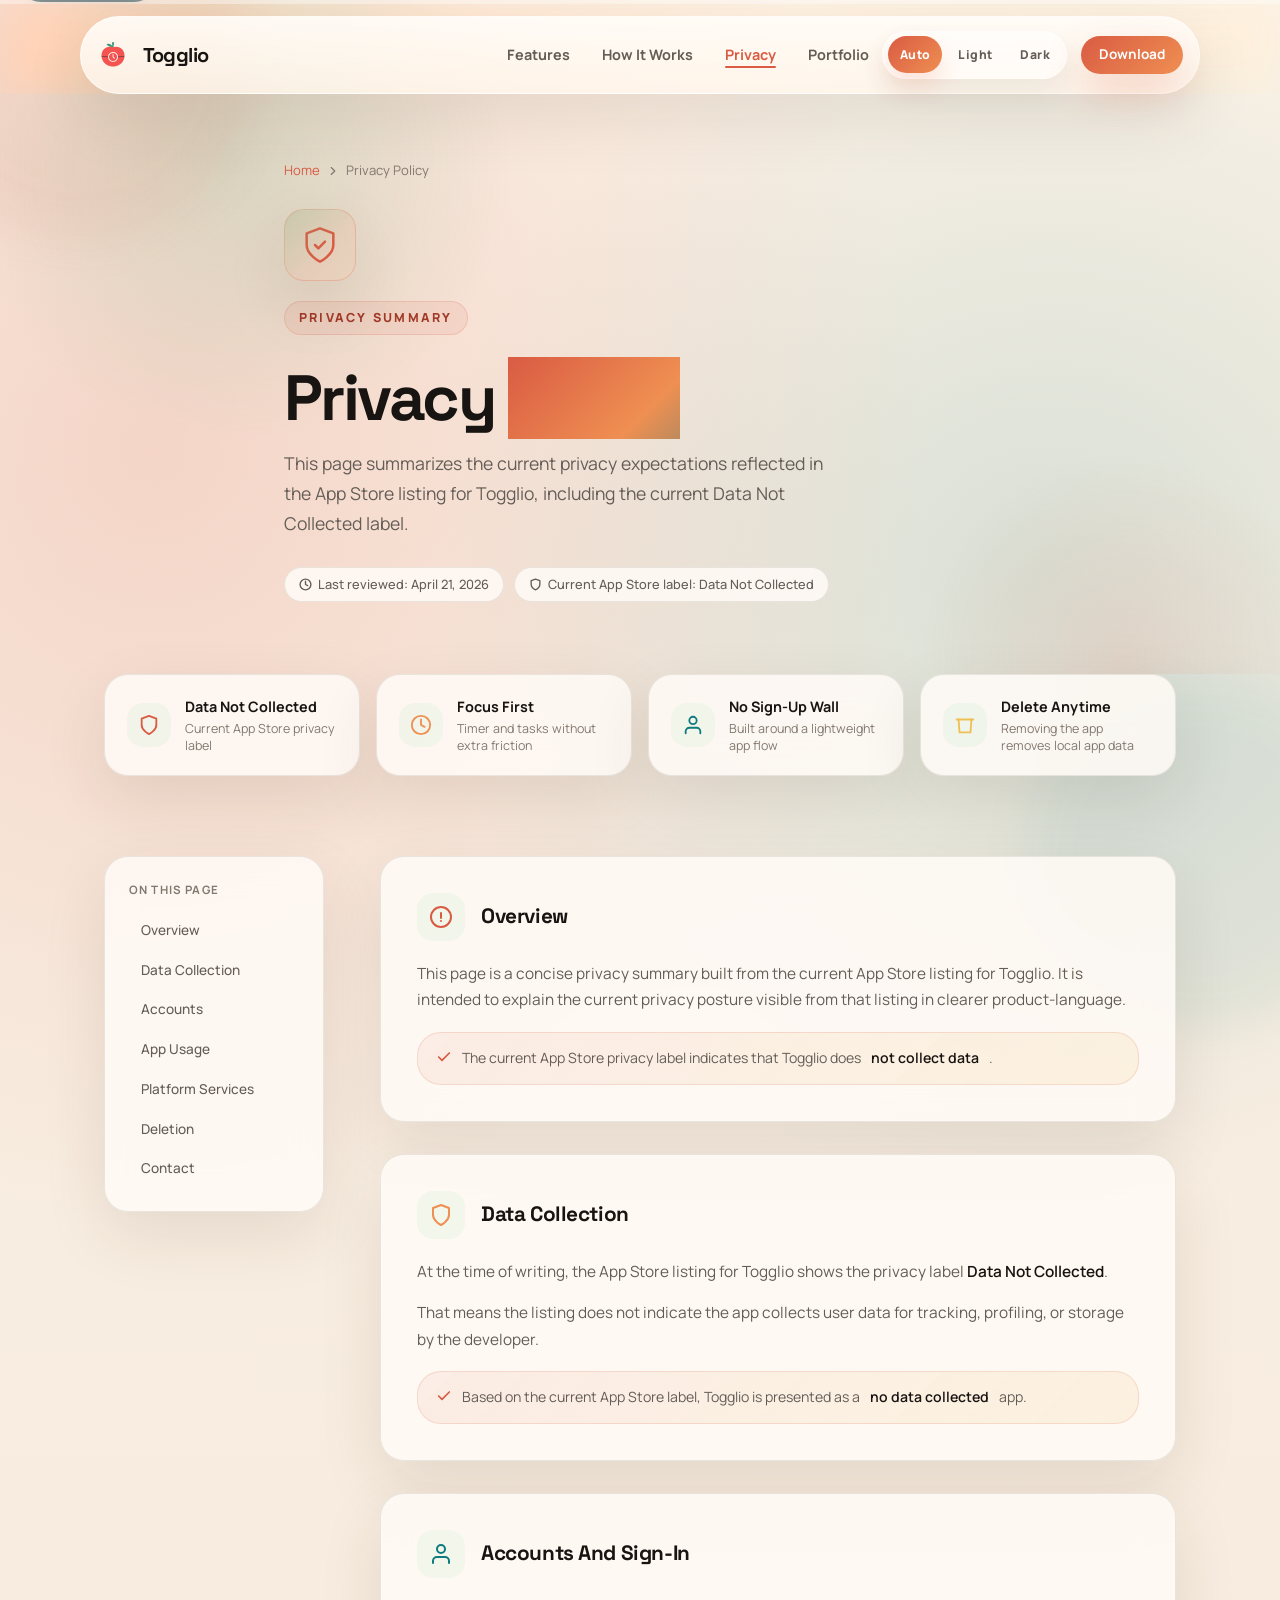
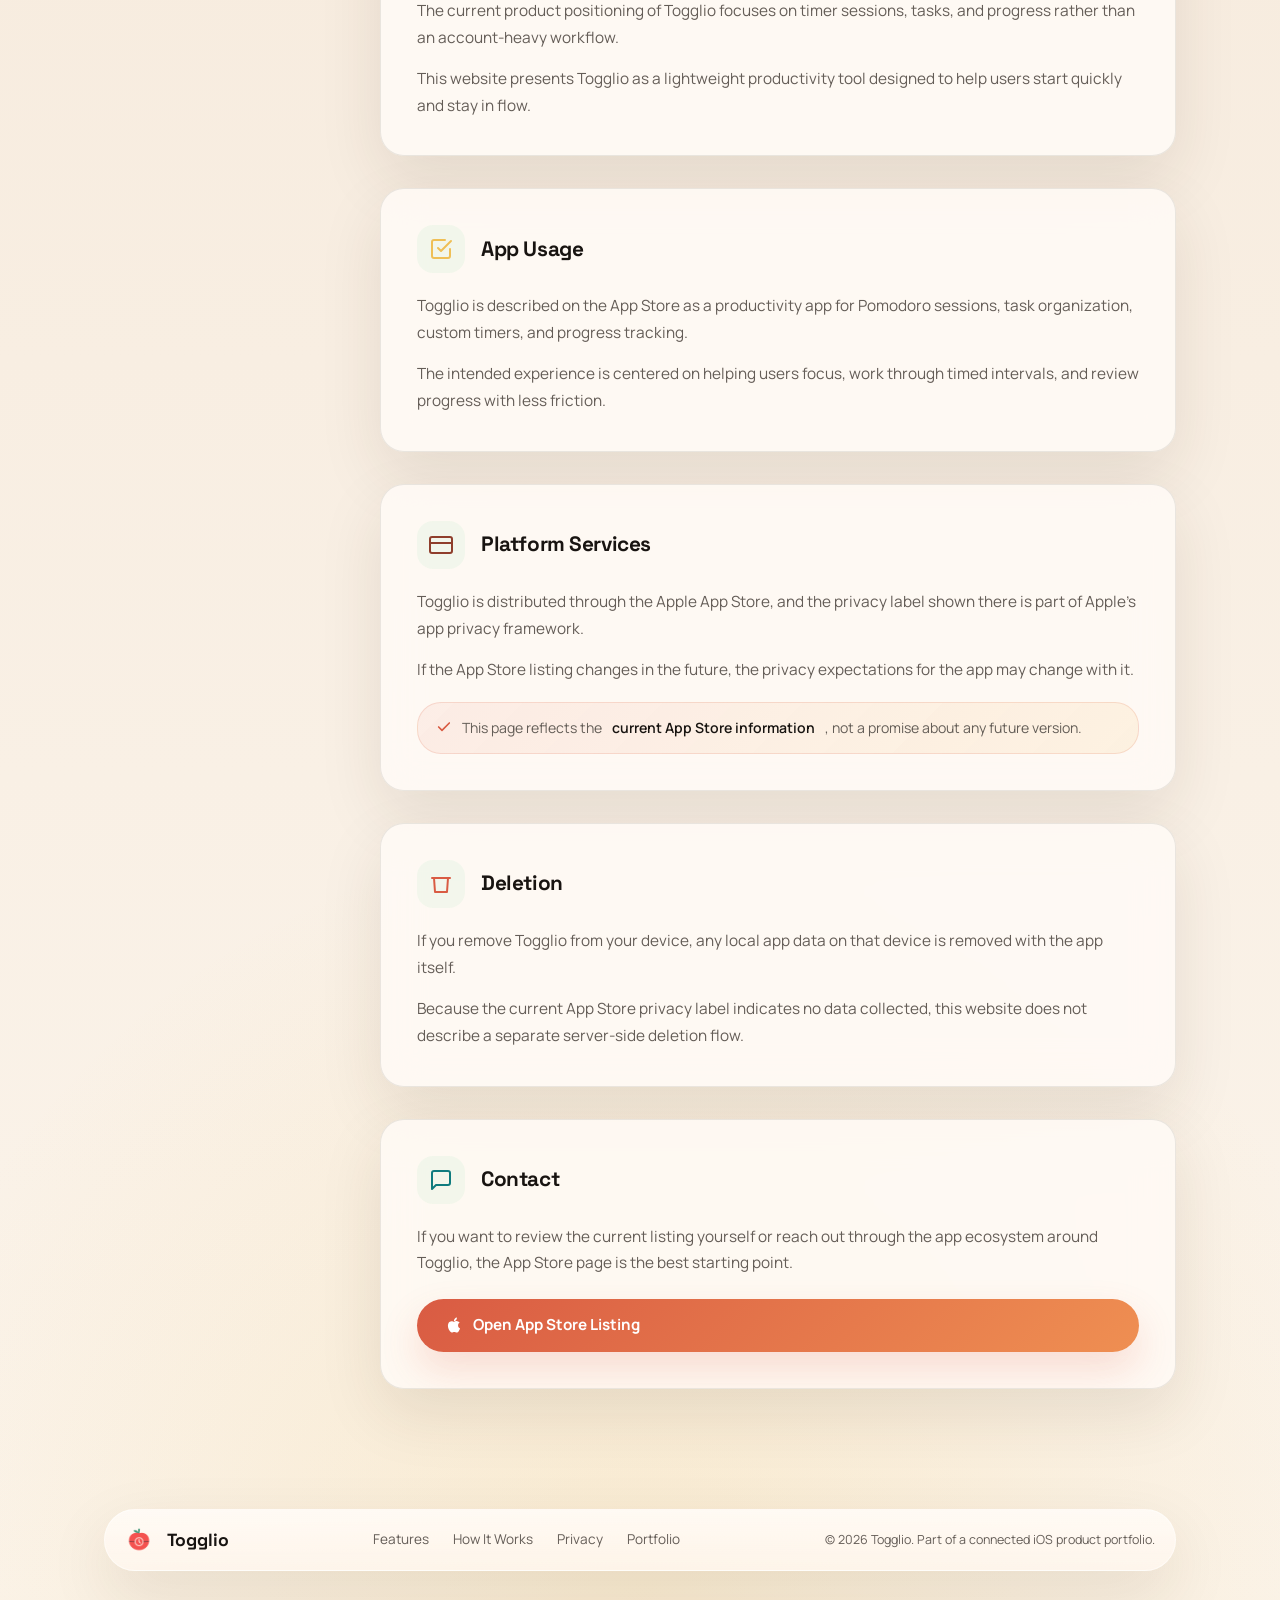
<file: Togglio/privacy.html>
<!DOCTYPE html>
<html lang="en">
<head>
    <meta charset="UTF-8">
    <meta name="viewport" content="width=device-width, initial-scale=1.0">
    <title>Privacy Policy — Togglio</title>
    <meta name="description" content="Togglio privacy summary based on the current App Store listing, including the current data-not-collected label and a simple overview of how the app is presented.">
    <script>
        (function () {
            try {
                var mode = localStorage.getItem('site-theme-mode') || 'system';
                var prefersDark = window.matchMedia('(prefers-color-scheme: dark)').matches;
                var resolved = mode === 'dark' || (mode === 'system' && prefersDark) ? 'dark' : 'light';
                document.documentElement.setAttribute('data-theme-mode', mode);
                document.documentElement.setAttribute('data-theme', resolved);
                document.documentElement.style.colorScheme = resolved;
            } catch (error) {}
        })();
    </script>
    <link rel="stylesheet" href="assets/css/styles.css">
    <link rel="stylesheet" href="assets/css/privacy.css">
    <link rel="icon" type="image/png" href="assets/images/logo.png">
    <link rel="apple-touch-icon" href="assets/images/logo.png">
    <link rel="preconnect" href="https://fonts.googleapis.com">
    <link rel="preconnect" href="https://fonts.gstatic.com" crossorigin>
    <link href="https://fonts.googleapis.com/css2?family=Manrope:wght@400;500;600;700;800&amp;family=Space+Grotesk:wght@500;700&amp;display=swap" rel="stylesheet">
</head>
<body class="privacy-page">
    <a class="skip-link" href="#main-content">Skip to content</a>
    <div class="scroll-progress" aria-hidden="true"><span></span></div>

    <nav class="nav nav--scrolled" id="nav">
        <div class="nav__inner container">
            <a href="index.html" class="nav__logo">
                <img src="assets/images/logo.png" alt="Togglio" class="nav__logo-img">
                Togglio
            </a>
            <ul class="nav__links">
                <li><a href="index.html#features">Features</a></li>
                <li><a href="index.html#how-it-works">How It Works</a></li>
                <li><a href="privacy.html" class="active">Privacy</a></li>
                <li><a href="../index.html">Portfolio</a></li>
            </ul>
            <div class="theme-switcher theme-switcher--nav" role="group" aria-label="Color theme">
                <button class="theme-switcher__button" type="button" data-theme-option="system" aria-pressed="true">Auto</button>
                <button class="theme-switcher__button" type="button" data-theme-option="light" aria-pressed="false">Light</button>
                <button class="theme-switcher__button" type="button" data-theme-option="dark" aria-pressed="false">Dark</button>
            </div>
            <a href="https://apps.apple.com/ma/app/togglio-pomodoro-timer-tasks/id6746730743" target="_blank" rel="noopener" class="btn btn--sm btn--primary nav__cta">Download</a>
            <button class="nav__hamburger" id="hamburger" aria-label="Toggle menu">
                <span></span><span></span><span></span>
            </button>
        </div>
    </nav>

    <div class="mobile-menu" id="mobileMenu">
        <ul>
            <li><a href="index.html#features">Features</a></li>
            <li><a href="index.html#how-it-works">How It Works</a></li>
            <li><a href="privacy.html">Privacy</a></li>
            <li><a href="../index.html">Portfolio</a></li>
            <li class="mobile-menu__theme">
                <div class="theme-switcher theme-switcher--mobile" role="group" aria-label="Color theme">
                    <button class="theme-switcher__button" type="button" data-theme-option="system" aria-pressed="true">Auto</button>
                    <button class="theme-switcher__button" type="button" data-theme-option="light" aria-pressed="false">Light</button>
                    <button class="theme-switcher__button" type="button" data-theme-option="dark" aria-pressed="false">Dark</button>
                </div>
            </li>
            <li><a href="https://apps.apple.com/ma/app/togglio-pomodoro-timer-tasks/id6746730743" target="_blank" rel="noopener" class="btn btn--primary btn--block">Download</a></li>
        </ul>
    </div>

    <main id="main-content">
        <section class="priv-hero">
            <div class="priv-hero__glow priv-hero__glow--1"></div>
            <div class="priv-hero__glow priv-hero__glow--2"></div>
            <div class="hero__bg-grid"></div>
            <div class="container priv-hero__inner">
                <div class="priv-hero__breadcrumb reveal">
                    <a href="index.html">Home</a>
                    <svg width="14" height="14" viewBox="0 0 24 24" fill="none" stroke="currentColor" stroke-width="2" stroke-linecap="round" stroke-linejoin="round"><polyline points="9 18 15 12 9 6"/></svg>
                    <span>Privacy Policy</span>
                </div>
                <div class="priv-hero__content reveal reveal--delay-1">
                    <div class="priv-hero__icon">
                        <svg width="40" height="40" viewBox="0 0 24 24" fill="none" stroke="#d95b43" stroke-width="1.5" stroke-linecap="round" stroke-linejoin="round">
                            <path d="M12 22s8-4 8-10V5l-8-3-8 3v7c0 6 8 10 8 10z"/>
                            <polyline points="9 12 11 14 15 10"/>
                        </svg>
                    </div>
                    <span class="badge">Privacy Summary</span>
                    <h1 class="priv-hero__title">Privacy <span class="gradient-text">Policy</span></h1>
                    <p class="priv-hero__subtitle">This page summarizes the current privacy expectations reflected in the App Store listing for Togglio, including the current Data Not Collected label.</p>
                    <div class="priv-hero__meta">
                        <span class="priv-meta-pill">
                            <svg width="13" height="13" viewBox="0 0 24 24" fill="none" stroke="currentColor" stroke-width="2.5" stroke-linecap="round" stroke-linejoin="round"><circle cx="12" cy="12" r="10"/><path d="M12 6v6l4 2"/></svg>
                            Last reviewed: April 21, 2026
                        </span>
                        <span class="priv-meta-pill">
                            <svg width="13" height="13" viewBox="0 0 24 24" fill="none" stroke="currentColor" stroke-width="2.5" stroke-linecap="round" stroke-linejoin="round"><path d="M12 22s8-4 8-10V5l-8-3-8 3v7c0 6 8 10 8 10z"/></svg>
                            Current App Store label: Data Not Collected
                        </span>
                    </div>
                </div>
            </div>
        </section>

        <section class="priv-summary">
            <div class="container">
                <div class="priv-summary__grid">
                    <div class="priv-summary__item reveal">
                        <div class="priv-summary__icon" style="--c: #d95b43;">
                            <svg width="22" height="22" viewBox="0 0 24 24" fill="none" stroke="currentColor" stroke-width="2" stroke-linecap="round" stroke-linejoin="round"><path d="M12 22s8-4 8-10V5l-8-3-8 3v7c0 6 8 10 8 10z"/></svg>
                        </div>
                        <div>
                            <h4>Data Not Collected</h4>
                            <p>Current App Store privacy label</p>
                        </div>
                    </div>
                    <div class="priv-summary__item reveal reveal--delay-1">
                        <div class="priv-summary__icon" style="--c: #ef8f52;">
                            <svg width="22" height="22" viewBox="0 0 24 24" fill="none" stroke="currentColor" stroke-width="2" stroke-linecap="round" stroke-linejoin="round"><circle cx="12" cy="12" r="10"/><path d="M12 6v6l4 2"/></svg>
                        </div>
                        <div>
                            <h4>Focus First</h4>
                            <p>Timer and tasks without extra friction</p>
                        </div>
                    </div>
                    <div class="priv-summary__item reveal reveal--delay-2">
                        <div class="priv-summary__icon" style="--c: #0f7b7e;">
                            <svg width="22" height="22" viewBox="0 0 24 24" fill="none" stroke="currentColor" stroke-width="2" stroke-linecap="round" stroke-linejoin="round"><path d="M20 21v-2a4 4 0 0 0-4-4H8a4 4 0 0 0-4 4v2"/><circle cx="12" cy="7" r="4"/></svg>
                        </div>
                        <div>
                            <h4>No Sign-Up Wall</h4>
                            <p>Built around a lightweight app flow</p>
                        </div>
                    </div>
                    <div class="priv-summary__item reveal reveal--delay-3">
                        <div class="priv-summary__icon" style="--c: #efbf56;">
                            <svg width="22" height="22" viewBox="0 0 24 24" fill="none" stroke="currentColor" stroke-width="2" stroke-linecap="round" stroke-linejoin="round"><polyline points="3 6 5 6 21 6"/><path d="M19 6l-1 14H6L5 6"/></svg>
                        </div>
                        <div>
                            <h4>Delete Anytime</h4>
                            <p>Removing the app removes local app data</p>
                        </div>
                    </div>
                </div>
            </div>
        </section>

        <section class="priv-content">
            <div class="container">
                <div class="priv-content__inner">
                    <nav class="priv-toc" id="privToc">
                        <p class="priv-toc__label">On this page</p>
                        <ul>
                            <li><a href="#overview" class="priv-toc__link active">Overview</a></li>
                            <li><a href="#collection" class="priv-toc__link">Data Collection</a></li>
                            <li><a href="#accounts" class="priv-toc__link">Accounts</a></li>
                            <li><a href="#usage" class="priv-toc__link">App Usage</a></li>
                            <li><a href="#platform" class="priv-toc__link">Platform Services</a></li>
                            <li><a href="#deletion" class="priv-toc__link">Deletion</a></li>
                            <li><a href="#contact" class="priv-toc__link">Contact</a></li>
                        </ul>
                    </nav>

                    <div class="priv-sections">
                        <div class="priv-section reveal" id="overview">
                            <div class="priv-section__header">
                                <div class="priv-section__icon" style="--c: #d95b43;">
                                    <svg width="24" height="24" viewBox="0 0 24 24" fill="none" stroke="currentColor" stroke-width="2" stroke-linecap="round" stroke-linejoin="round"><circle cx="12" cy="12" r="10"/><path d="M12 16v.01"/><path d="M12 8v5"/></svg>
                                </div>
                                <h2 class="priv-section__title">Overview</h2>
                            </div>
                            <div class="priv-section__body">
                                <p>This page is a concise privacy summary built from the current App Store listing for Togglio. It is intended to explain the current privacy posture visible from that listing in clearer product-language.</p>
                                <div class="priv-highlight">
                                    <svg width="16" height="16" viewBox="0 0 24 24" fill="none" stroke="#d95b43" stroke-width="2.5" stroke-linecap="round" stroke-linejoin="round"><polyline points="20 6 9 17 4 12"/></svg>
                                    The current App Store privacy label indicates that Togglio does <strong>not collect data</strong>.
                                </div>
                            </div>
                        </div>

                        <div class="priv-section reveal" id="collection">
                            <div class="priv-section__header">
                                <div class="priv-section__icon" style="--c: #ef8f52;">
                                    <svg width="24" height="24" viewBox="0 0 24 24" fill="none" stroke="currentColor" stroke-width="2" stroke-linecap="round" stroke-linejoin="round"><path d="M12 22s8-4 8-10V5l-8-3-8 3v7c0 6 8 10 8 10z"/></svg>
                                </div>
                                <h2 class="priv-section__title">Data Collection</h2>
                            </div>
                            <div class="priv-section__body">
                                <p>At the time of writing, the App Store listing for Togglio shows the privacy label <strong>Data Not Collected</strong>.</p>
                                <p>That means the listing does not indicate the app collects user data for tracking, profiling, or storage by the developer.</p>
                                <div class="priv-highlight">
                                    <svg width="16" height="16" viewBox="0 0 24 24" fill="none" stroke="#d95b43" stroke-width="2.5" stroke-linecap="round" stroke-linejoin="round"><polyline points="20 6 9 17 4 12"/></svg>
                                    Based on the current App Store label, Togglio is presented as a <strong>no data collected</strong> app.
                                </div>
                            </div>
                        </div>

                        <div class="priv-section reveal" id="accounts">
                            <div class="priv-section__header">
                                <div class="priv-section__icon" style="--c: #0f7b7e;">
                                    <svg width="24" height="24" viewBox="0 0 24 24" fill="none" stroke="currentColor" stroke-width="2" stroke-linecap="round" stroke-linejoin="round"><path d="M20 21v-2a4 4 0 0 0-4-4H8a4 4 0 0 0-4 4v2"/><circle cx="12" cy="7" r="4"/></svg>
                                </div>
                                <h2 class="priv-section__title">Accounts And Sign-In</h2>
                            </div>
                            <div class="priv-section__body">
                                <p>The current product positioning of Togglio focuses on timer sessions, tasks, and progress rather than an account-heavy workflow.</p>
                                <p>This website presents Togglio as a lightweight productivity tool designed to help users start quickly and stay in flow.</p>
                            </div>
                        </div>

                        <div class="priv-section reveal" id="usage">
                            <div class="priv-section__header">
                                <div class="priv-section__icon" style="--c: #efbf56;">
                                    <svg width="24" height="24" viewBox="0 0 24 24" fill="none" stroke="currentColor" stroke-width="2" stroke-linecap="round" stroke-linejoin="round"><path d="M9 11l3 3L22 4"/><path d="M21 12v7a2 2 0 0 1-2 2H5a2 2 0 0 1-2-2V5a2 2 0 0 1 2-2h11"/></svg>
                                </div>
                                <h2 class="priv-section__title">App Usage</h2>
                            </div>
                            <div class="priv-section__body">
                                <p>Togglio is described on the App Store as a productivity app for Pomodoro sessions, task organization, custom timers, and progress tracking.</p>
                                <p>The intended experience is centered on helping users focus, work through timed intervals, and review progress with less friction.</p>
                            </div>
                        </div>

                        <div class="priv-section reveal" id="platform">
                            <div class="priv-section__header">
                                <div class="priv-section__icon" style="--c: #8f3e2c;">
                                    <svg width="24" height="24" viewBox="0 0 24 24" fill="none" stroke="currentColor" stroke-width="2" stroke-linecap="round" stroke-linejoin="round"><rect x="1" y="4" width="22" height="16" rx="2"/><line x1="1" y1="10" x2="23" y2="10"/></svg>
                                </div>
                                <h2 class="priv-section__title">Platform Services</h2>
                            </div>
                            <div class="priv-section__body">
                                <p>Togglio is distributed through the Apple App Store, and the privacy label shown there is part of Apple's app privacy framework.</p>
                                <p>If the App Store listing changes in the future, the privacy expectations for the app may change with it.</p>
                                <div class="priv-highlight">
                                    <svg width="16" height="16" viewBox="0 0 24 24" fill="none" stroke="#d95b43" stroke-width="2.5" stroke-linecap="round" stroke-linejoin="round"><polyline points="20 6 9 17 4 12"/></svg>
                                    This page reflects the <strong>current App Store information</strong>, not a promise about any future version.
                                </div>
                            </div>
                        </div>

                        <div class="priv-section reveal" id="deletion">
                            <div class="priv-section__header">
                                <div class="priv-section__icon" style="--c: #d95b43;">
                                    <svg width="24" height="24" viewBox="0 0 24 24" fill="none" stroke="currentColor" stroke-width="2" stroke-linecap="round" stroke-linejoin="round"><polyline points="3 6 5 6 21 6"/><path d="M19 6l-1 14H6L5 6"/></svg>
                                </div>
                                <h2 class="priv-section__title">Deletion</h2>
                            </div>
                            <div class="priv-section__body">
                                <p>If you remove Togglio from your device, any local app data on that device is removed with the app itself.</p>
                                <p>Because the current App Store privacy label indicates no data collected, this website does not describe a separate server-side deletion flow.</p>
                            </div>
                        </div>

                        <div class="priv-section reveal" id="contact">
                            <div class="priv-section__header">
                                <div class="priv-section__icon" style="--c: #0f7b7e;">
                                    <svg width="24" height="24" viewBox="0 0 24 24" fill="none" stroke="currentColor" stroke-width="2" stroke-linecap="round" stroke-linejoin="round"><path d="M21 15a2 2 0 0 1-2 2H7l-4 4V5a2 2 0 0 1 2-2h14a2 2 0 0 1 2 2z"/></svg>
                                </div>
                                <h2 class="priv-section__title">Contact</h2>
                            </div>
                            <div class="priv-section__body">
                                <p>If you want to review the current listing yourself or reach out through the app ecosystem around Togglio, the App Store page is the best starting point.</p>
                                <a href="https://apps.apple.com/ma/app/togglio-pomodoro-timer-tasks/id6746730743" target="_blank" rel="noopener" class="priv-contact-btn">
                                    <svg width="18" height="18" viewBox="0 0 24 24" fill="currentColor"><path d="M18.71 19.5c-.83 1.24-1.71 2.45-3.05 2.47-1.34.03-1.77-.79-3.29-.79-1.53 0-2 .77-3.27.82-1.31.05-2.3-1.32-3.14-2.53C4.25 17 2.94 12.45 4.7 9.39c.87-1.52 2.43-2.48 4.12-2.51 1.28-.02 2.5.87 3.29.87.78 0 2.26-1.07 3.8-.91.65.03 2.47.26 3.64 1.98-.09.06-2.17 1.28-2.15 3.81.03 3.02 2.65 4.03 2.68 4.04-.03.07-.42 1.44-1.38 2.83M13 3.5c.73-.83 1.94-1.46 2.94-1.5.13 1.17-.34 2.35-1.04 3.19-.69.85-1.83 1.51-2.95 1.42-.15-1.15.41-2.35 1.05-3.11z"/></svg>
                                    Open App Store Listing
                                </a>
                            </div>
                        </div>
                    </div>
                </div>
            </div>
        </section>
    </main>

    <footer class="footer">
        <div class="container">
            <div class="footer__inner">
                <div class="footer__brand">
                    <img src="assets/images/logo.png" alt="Togglio" class="footer__logo-img">
                    <span>Togglio</span>
                </div>
                <div class="footer__links">
                    <a href="index.html#features">Features</a>
                    <a href="index.html#how-it-works">How It Works</a>
                    <a href="privacy.html">Privacy</a>
                    <a href="../index.html">Portfolio</a>
                </div>
                <p class="footer__copy">&copy; 2026 Togglio. Part of a connected iOS product portfolio.</p>
            </div>
        </div>
    </footer>

    <script src="assets/js/script.js"></script>
    <script src="assets/js/privacy.js"></script>
</body>
</html>
</file>
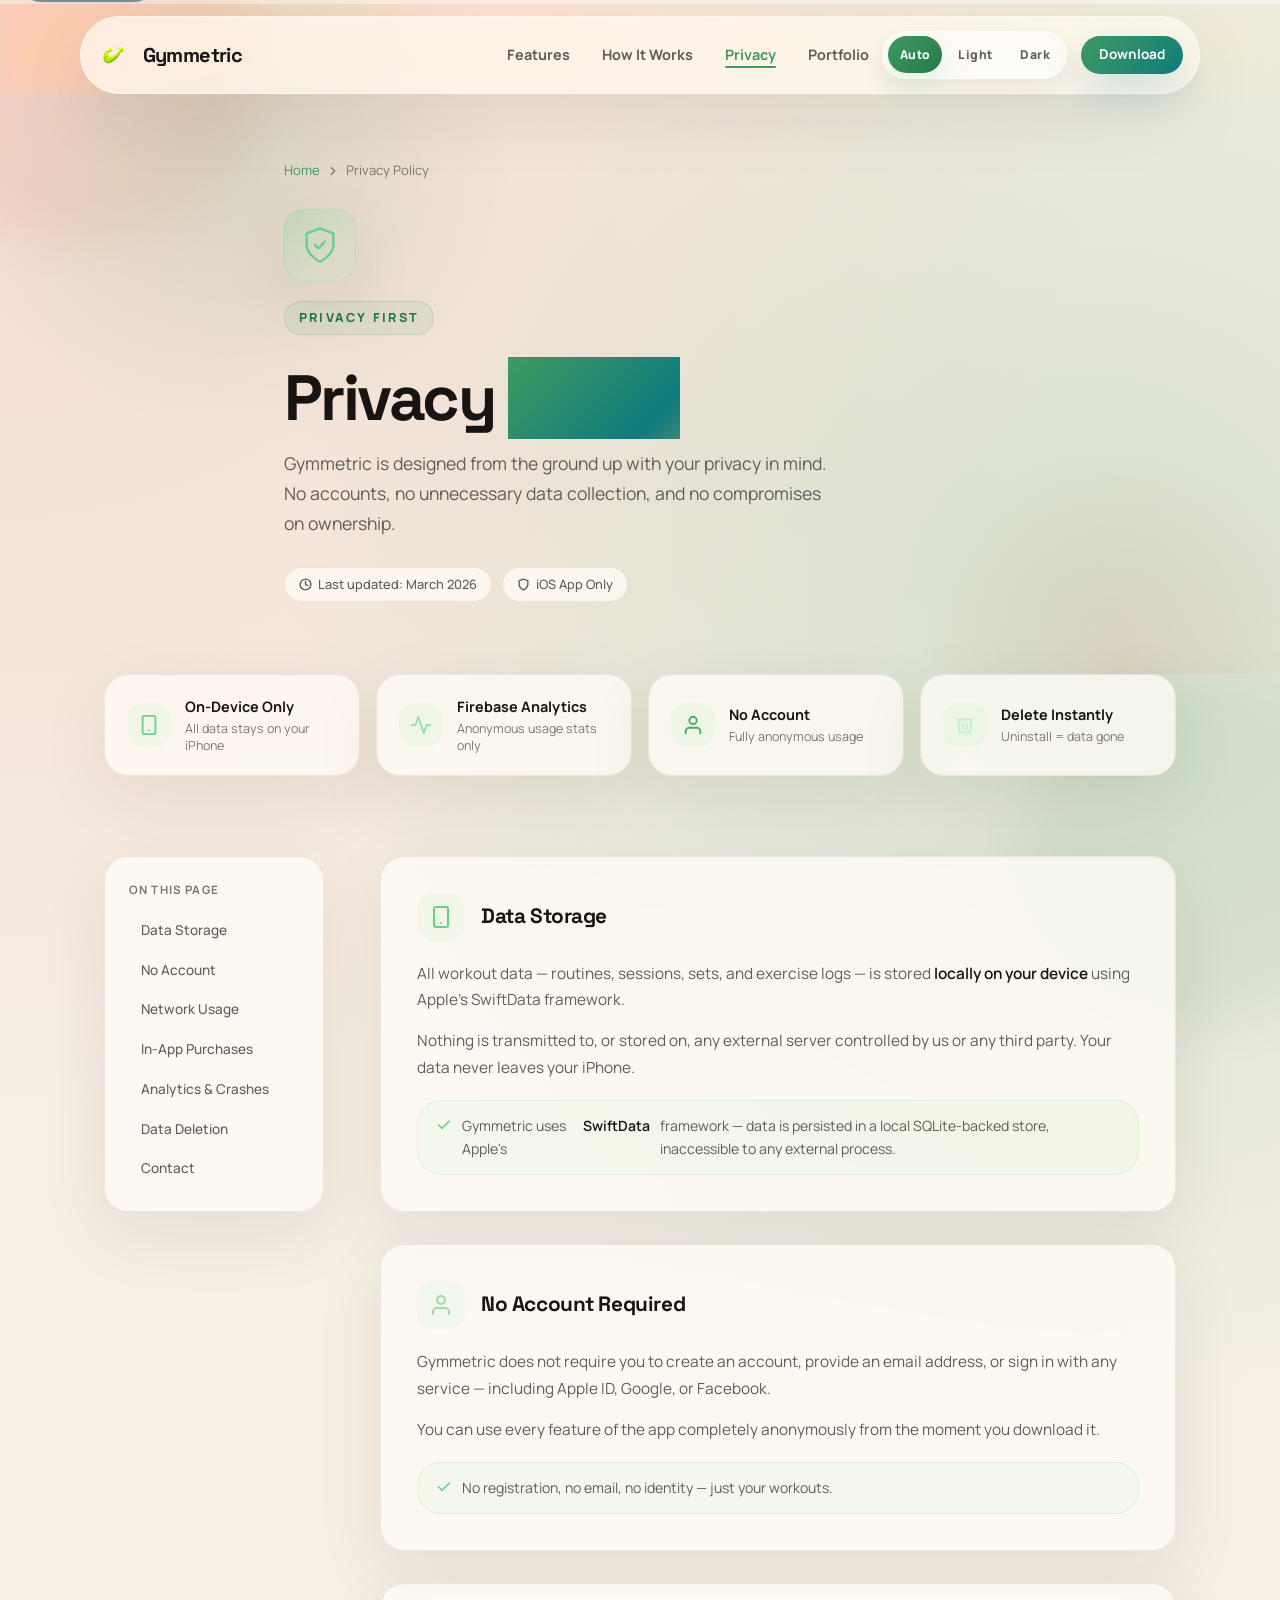
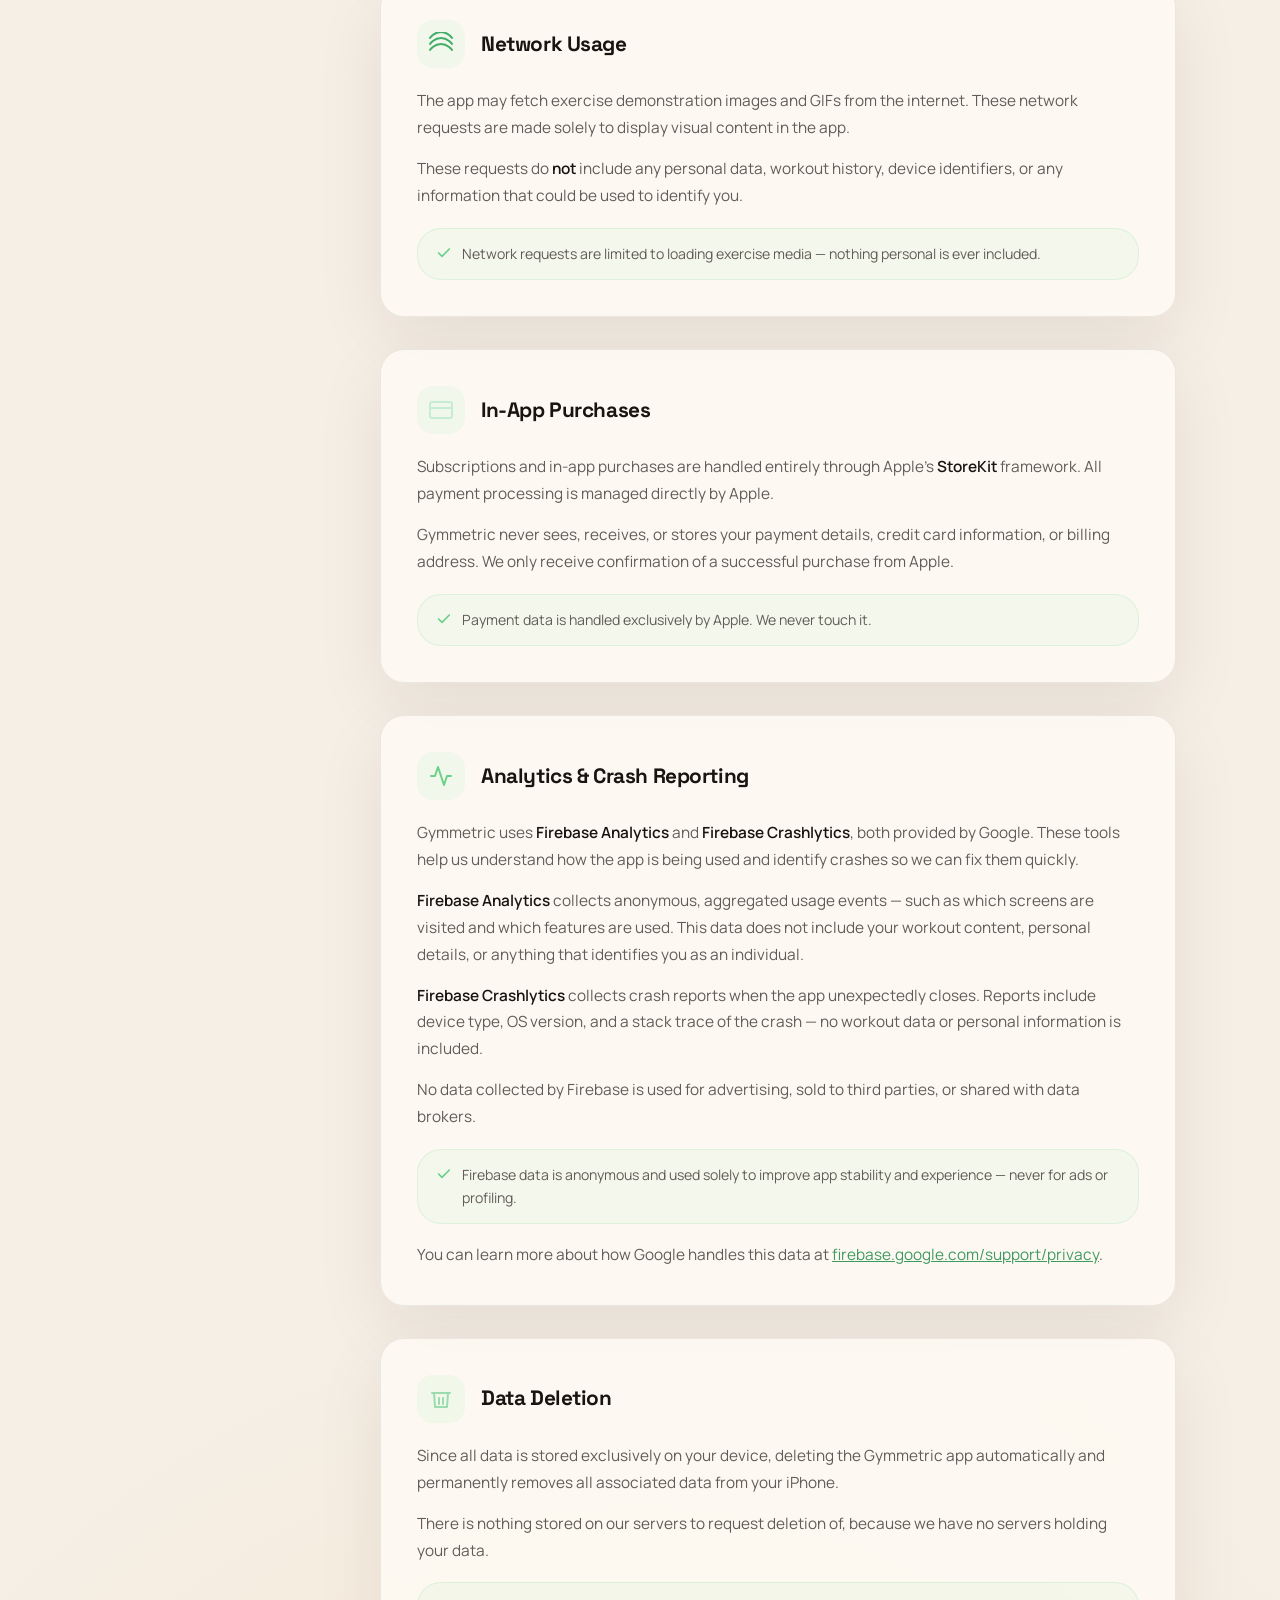
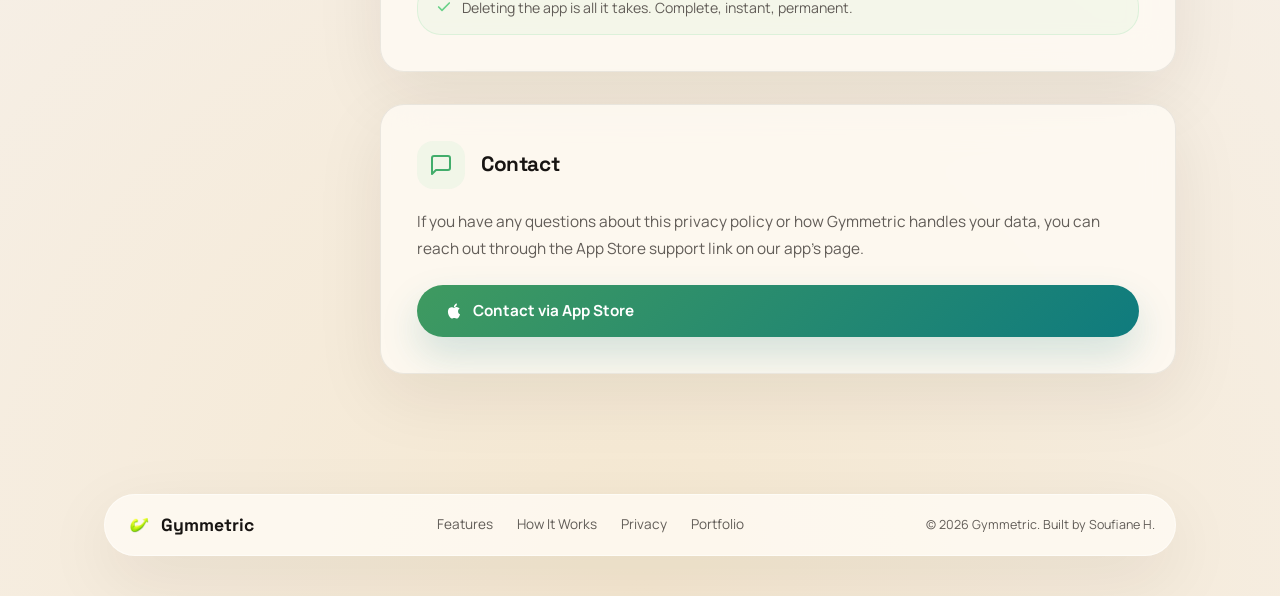
<file: apps/gymmetric/privacy.html>
<!DOCTYPE html>
<html lang="en">
<head>
    <meta charset="UTF-8">
    <meta name="viewport" content="width=device-width, initial-scale=1.0">
    <title>Privacy Policy — Gymmetric</title>
    <meta name="description" content="Gymmetric's privacy policy. Your workout data stays on your device, with no accounts and no advertising-based tracking.">
    <script>
        (function () {
            try {
                var mode = localStorage.getItem('site-theme-mode') || 'system';
                var prefersDark = window.matchMedia('(prefers-color-scheme: dark)').matches;
                var resolved = mode === 'dark' || (mode === 'system' && prefersDark) ? 'dark' : 'light';
                document.documentElement.setAttribute('data-theme-mode', mode);
                document.documentElement.setAttribute('data-theme', resolved);
                document.documentElement.style.colorScheme = resolved;
            } catch (error) {}
        })();
    </script>
    <link rel="stylesheet" href="assets/css/styles.css">
    <link rel="stylesheet" href="assets/css/privacy.css">
    <link rel="icon" type="image/png" href="assets/images/logo.png">
    <link rel="apple-touch-icon" href="assets/images/logo.png">
    <link rel="preconnect" href="https://fonts.googleapis.com">
    <link rel="preconnect" href="https://fonts.gstatic.com" crossorigin>
    <link href="https://fonts.googleapis.com/css2?family=Manrope:wght@400;500;600;700;800&amp;family=Space+Grotesk:wght@500;700&amp;display=swap" rel="stylesheet">
</head>
<body class="privacy-page">
    <a class="skip-link" href="#main-content">Skip to content</a>
    <div class="scroll-progress" aria-hidden="true"><span></span></div>

    <!-- ======================== NAV ======================== -->
    <nav class="nav nav--scrolled" id="nav">
        <div class="nav__inner container">
            <a href="index.html" class="nav__logo">
                <img src="assets/images/logo.png" alt="Gymmetric" class="nav__logo-img">
                Gymmetric
            </a>
            <ul class="nav__links">
                <li><a href="index.html#features">Features</a></li>
                <li><a href="index.html#how-it-works">How It Works</a></li>
                <li><a href="privacy.html" class="active">Privacy</a></li>
                <li><a href="../../index.html">Portfolio</a></li>
            </ul>
            <div class="theme-switcher theme-switcher--nav" role="group" aria-label="Color theme">
                <button class="theme-switcher__button" type="button" data-theme-option="system" aria-pressed="true">Auto</button>
                <button class="theme-switcher__button" type="button" data-theme-option="light" aria-pressed="false">Light</button>
                <button class="theme-switcher__button" type="button" data-theme-option="dark" aria-pressed="false">Dark</button>
            </div>
            <a href="https://apps.apple.com/ma/app/gymmetric-gym-workout-tracker/id6747186413" target="_blank" rel="noopener" class="btn btn--sm btn--primary nav__cta">Download</a>
            <button class="nav__hamburger" id="hamburger" aria-label="Toggle menu">
                <span></span><span></span><span></span>
            </button>
        </div>
    </nav>

    <!-- Mobile menu -->
    <div class="mobile-menu" id="mobileMenu">
        <ul>
            <li><a href="index.html#features">Features</a></li>
            <li><a href="index.html#how-it-works">How It Works</a></li>
            <li><a href="privacy.html">Privacy</a></li>
            <li><a href="../../index.html">Portfolio</a></li>
            <li class="mobile-menu__theme">
                <div class="theme-switcher theme-switcher--mobile" role="group" aria-label="Color theme">
                    <button class="theme-switcher__button" type="button" data-theme-option="system" aria-pressed="true">Auto</button>
                    <button class="theme-switcher__button" type="button" data-theme-option="light" aria-pressed="false">Light</button>
                    <button class="theme-switcher__button" type="button" data-theme-option="dark" aria-pressed="false">Dark</button>
                </div>
            </li>
            <li><a href="https://apps.apple.com/ma/app/gymmetric-gym-workout-tracker/id6747186413" target="_blank" rel="noopener" class="btn btn--primary btn--block">Download</a></li>
        </ul>
    </div>

    <main id="main-content">
    <!-- ======================== PAGE HERO ======================== -->
    <section class="priv-hero">
        <div class="priv-hero__glow priv-hero__glow--1"></div>
        <div class="priv-hero__glow priv-hero__glow--2"></div>
        <div class="hero__bg-grid"></div>
        <div class="container priv-hero__inner">
            <div class="priv-hero__breadcrumb reveal">
                <a href="index.html">Home</a>
                <svg width="14" height="14" viewBox="0 0 24 24" fill="none" stroke="currentColor" stroke-width="2" stroke-linecap="round" stroke-linejoin="round"><polyline points="9 18 15 12 9 6"/></svg>
                <span>Privacy Policy</span>
            </div>
            <div class="priv-hero__content reveal reveal--delay-1">
                <div class="priv-hero__icon">
                    <svg width="40" height="40" viewBox="0 0 24 24" fill="none" stroke="#6BD18A" stroke-width="1.5" stroke-linecap="round" stroke-linejoin="round">
                        <path d="M12 22s8-4 8-10V5l-8-3-8 3v7c0 6 8 10 8 10z"/>
                        <polyline points="9 12 11 14 15 10"/>
                    </svg>
                </div>
                <span class="badge">Privacy First</span>
                <h1 class="priv-hero__title">Privacy <span class="gradient-text">Policy</span></h1>
                <p class="priv-hero__subtitle">Gymmetric is designed from the ground up with your privacy in mind. No accounts, no unnecessary data collection, and no compromises on ownership.</p>
                <div class="priv-hero__meta">
                    <span class="priv-meta-pill">
                        <svg width="13" height="13" viewBox="0 0 24 24" fill="none" stroke="currentColor" stroke-width="2.5" stroke-linecap="round" stroke-linejoin="round"><circle cx="12" cy="12" r="10"/><path d="M12 6v6l4 2"/></svg>
                        Last updated: March 2026
                    </span>
                    <span class="priv-meta-pill">
                        <svg width="13" height="13" viewBox="0 0 24 24" fill="none" stroke="currentColor" stroke-width="2.5" stroke-linecap="round" stroke-linejoin="round"><path d="M12 22s8-4 8-10V5l-8-3-8 3v7c0 6 8 10 8 10z"/></svg>
                        iOS App Only
                    </span>
                </div>
            </div>
        </div>
    </section>

    <!-- ======================== QUICK SUMMARY ======================== -->
    <section class="priv-summary">
        <div class="container">
            <div class="priv-summary__grid">
                <div class="priv-summary__item reveal">
                    <div class="priv-summary__icon" style="--c: #6BD18A;">
                        <svg width="22" height="22" viewBox="0 0 24 24" fill="none" stroke="currentColor" stroke-width="2" stroke-linecap="round" stroke-linejoin="round"><rect x="5" y="2" width="14" height="20" rx="2"/><line x1="12" y1="18" x2="12.01" y2="18"/></svg>
                    </div>
                    <div>
                        <h4>On-Device Only</h4>
                        <p>All data stays on your iPhone</p>
                    </div>
                </div>
                <div class="priv-summary__item reveal reveal--delay-1">
                    <div class="priv-summary__icon" style="--c: #9ADCB0;">
                        <svg width="22" height="22" viewBox="0 0 24 24" fill="none" stroke="currentColor" stroke-width="2" stroke-linecap="round" stroke-linejoin="round"><polyline points="22 12 18 12 15 21 9 3 6 12 2 12"/></svg>
                    </div>
                    <div>
                        <h4>Firebase Analytics</h4>
                        <p>Anonymous usage stats only</p>
                    </div>
                </div>
                <div class="priv-summary__item reveal reveal--delay-2">
                    <div class="priv-summary__icon" style="--c: #42AD6B;">
                        <svg width="22" height="22" viewBox="0 0 24 24" fill="none" stroke="currentColor" stroke-width="2" stroke-linecap="round" stroke-linejoin="round"><path d="M20 21v-2a4 4 0 0 0-4-4H8a4 4 0 0 0-4 4v2"/><circle cx="12" cy="7" r="4"/></svg>
                    </div>
                    <div>
                        <h4>No Account</h4>
                        <p>Fully anonymous usage</p>
                    </div>
                </div>
                <div class="priv-summary__item reveal reveal--delay-3">
                    <div class="priv-summary__icon" style="--c: #C5EDD5;">
                        <svg width="22" height="22" viewBox="0 0 24 24" fill="none" stroke="currentColor" stroke-width="2" stroke-linecap="round" stroke-linejoin="round"><polyline points="3 6 5 6 21 6"/><path d="M19 6l-1 14H6L5 6"/><path d="M10 11v6"/><path d="M14 11v6"/></svg>
                    </div>
                    <div>
                        <h4>Delete Instantly</h4>
                        <p>Uninstall = data gone</p>
                    </div>
                </div>
            </div>
        </div>
    </section>

    <!-- ======================== PRIVACY DETAILS ======================== -->
    <section class="priv-content">
        <div class="container">
            <div class="priv-content__inner">

                <!-- Sidebar TOC -->
                <nav class="priv-toc" id="privToc">
                    <p class="priv-toc__label">On this page</p>
                    <ul>
                        <li><a href="#data-storage" class="priv-toc__link active">Data Storage</a></li>
                        <li><a href="#no-account" class="priv-toc__link">No Account</a></li>
                        <li><a href="#network" class="priv-toc__link">Network Usage</a></li>
                        <li><a href="#purchases" class="priv-toc__link">In-App Purchases</a></li>
                        <li><a href="#analytics" class="priv-toc__link">Analytics &amp; Crashes</a></li>
                        <li><a href="#deletion" class="priv-toc__link">Data Deletion</a></li>
                        <li><a href="#contact" class="priv-toc__link">Contact</a></li>
                    </ul>
                </nav>

                <!-- Main content -->
                <div class="priv-sections">

                    <div class="priv-section reveal" id="data-storage">
                        <div class="priv-section__header">
                            <div class="priv-section__icon" style="--c: #6BD18A;">
                                <svg width="24" height="24" viewBox="0 0 24 24" fill="none" stroke="currentColor" stroke-width="2" stroke-linecap="round" stroke-linejoin="round"><rect x="5" y="2" width="14" height="20" rx="2"/><line x1="12" y1="18" x2="12.01" y2="18"/></svg>
                            </div>
                            <h2 class="priv-section__title">Data Storage</h2>
                        </div>
                        <div class="priv-section__body">
                            <p>All workout data — routines, sessions, sets, and exercise logs — is stored <strong>locally on your device</strong> using Apple's SwiftData framework.</p>
                            <p>Nothing is transmitted to, or stored on, any external server controlled by us or any third party. Your data never leaves your iPhone.</p>
                            <div class="priv-highlight">
                                <svg width="16" height="16" viewBox="0 0 24 24" fill="none" stroke="#6BD18A" stroke-width="2.5" stroke-linecap="round" stroke-linejoin="round"><polyline points="20 6 9 17 4 12"/></svg>
                                Gymmetric uses Apple's <strong>SwiftData</strong> framework — data is persisted in a local SQLite-backed store, inaccessible to any external process.
                            </div>
                        </div>
                    </div>

                    <div class="priv-section reveal" id="no-account">
                        <div class="priv-section__header">
                            <div class="priv-section__icon" style="--c: #9ADCB0;">
                                <svg width="24" height="24" viewBox="0 0 24 24" fill="none" stroke="currentColor" stroke-width="2" stroke-linecap="round" stroke-linejoin="round"><path d="M20 21v-2a4 4 0 0 0-4-4H8a4 4 0 0 0-4 4v2"/><circle cx="12" cy="7" r="4"/></svg>
                            </div>
                            <h2 class="priv-section__title">No Account Required</h2>
                        </div>
                        <div class="priv-section__body">
                            <p>Gymmetric does not require you to create an account, provide an email address, or sign in with any service — including Apple ID, Google, or Facebook.</p>
                            <p>You can use every feature of the app completely anonymously from the moment you download it.</p>
                            <div class="priv-highlight">
                                <svg width="16" height="16" viewBox="0 0 24 24" fill="none" stroke="#6BD18A" stroke-width="2.5" stroke-linecap="round" stroke-linejoin="round"><polyline points="20 6 9 17 4 12"/></svg>
                                No registration, no email, no identity — just your workouts.
                            </div>
                        </div>
                    </div>

                    <div class="priv-section reveal" id="network">
                        <div class="priv-section__header">
                            <div class="priv-section__icon" style="--c: #42AD6B;">
                                <svg width="24" height="24" viewBox="0 0 24 24" fill="none" stroke="currentColor" stroke-width="2" stroke-linecap="round" stroke-linejoin="round"><path d="M1 6s4-6 11-6 11 6 11 6"/><path d="M1 12s4-6 11-6 11 6 11 6"/><path d="M1 18s4-6 11-6 11 6 11 6"/></svg>
                            </div>
                            <h2 class="priv-section__title">Network Usage</h2>
                        </div>
                        <div class="priv-section__body">
                            <p>The app may fetch exercise demonstration images and GIFs from the internet. These network requests are made solely to display visual content in the app.</p>
                            <p>These requests do <strong>not</strong> include any personal data, workout history, device identifiers, or any information that could be used to identify you.</p>
                            <div class="priv-highlight">
                                <svg width="16" height="16" viewBox="0 0 24 24" fill="none" stroke="#6BD18A" stroke-width="2.5" stroke-linecap="round" stroke-linejoin="round"><polyline points="20 6 9 17 4 12"/></svg>
                                Network requests are limited to loading exercise media — nothing personal is ever included.
                            </div>
                        </div>
                    </div>

                    <div class="priv-section reveal" id="purchases">
                        <div class="priv-section__header">
                            <div class="priv-section__icon" style="--c: #C5EDD5;">
                                <svg width="24" height="24" viewBox="0 0 24 24" fill="none" stroke="currentColor" stroke-width="2" stroke-linecap="round" stroke-linejoin="round"><rect x="1" y="4" width="22" height="16" rx="2"/><line x1="1" y1="10" x2="23" y2="10"/></svg>
                            </div>
                            <h2 class="priv-section__title">In-App Purchases</h2>
                        </div>
                        <div class="priv-section__body">
                            <p>Subscriptions and in-app purchases are handled entirely through Apple's <strong>StoreKit</strong> framework. All payment processing is managed directly by Apple.</p>
                            <p>Gymmetric never sees, receives, or stores your payment details, credit card information, or billing address. We only receive confirmation of a successful purchase from Apple.</p>
                            <div class="priv-highlight">
                                <svg width="16" height="16" viewBox="0 0 24 24" fill="none" stroke="#6BD18A" stroke-width="2.5" stroke-linecap="round" stroke-linejoin="round"><polyline points="20 6 9 17 4 12"/></svg>
                                Payment data is handled exclusively by Apple. We never touch it.
                            </div>
                        </div>
                    </div>

                    <div class="priv-section reveal" id="analytics">
                        <div class="priv-section__header">
                            <div class="priv-section__icon" style="--c: #6BD18A;">
                                <svg width="24" height="24" viewBox="0 0 24 24" fill="none" stroke="currentColor" stroke-width="2" stroke-linecap="round" stroke-linejoin="round"><polyline points="22 12 18 12 15 21 9 3 6 12 2 12"/></svg>
                            </div>
                            <h2 class="priv-section__title">Analytics &amp; Crash Reporting</h2>
                        </div>
                        <div class="priv-section__body">
                            <p>Gymmetric uses <strong>Firebase Analytics</strong> and <strong>Firebase Crashlytics</strong>, both provided by Google. These tools help us understand how the app is being used and identify crashes so we can fix them quickly.</p>
                            <p><strong>Firebase Analytics</strong> collects anonymous, aggregated usage events — such as which screens are visited and which features are used. This data does not include your workout content, personal details, or anything that identifies you as an individual.</p>
                            <p><strong>Firebase Crashlytics</strong> collects crash reports when the app unexpectedly closes. Reports include device type, OS version, and a stack trace of the crash — no workout data or personal information is included.</p>
                            <p>No data collected by Firebase is used for advertising, sold to third parties, or shared with data brokers.</p>
                            <div class="priv-highlight">
                                <svg width="16" height="16" viewBox="0 0 24 24" fill="none" stroke="#6BD18A" stroke-width="2.5" stroke-linecap="round" stroke-linejoin="round"><polyline points="20 6 9 17 4 12"/></svg>
                                Firebase data is anonymous and used solely to improve app stability and experience — never for ads or profiling.
                            </div>
                            <p style="margin-top: 4px;">You can learn more about how Google handles this data at <a href="https://firebase.google.com/support/privacy" target="_blank" rel="noopener" style="color: var(--primary); text-decoration: underline;">firebase.google.com/support/privacy</a>.</p>
                        </div>
                    </div>

                    <div class="priv-section reveal" id="deletion">
                        <div class="priv-section__header">
                            <div class="priv-section__icon" style="--c: #9ADCB0;">
                                <svg width="24" height="24" viewBox="0 0 24 24" fill="none" stroke="currentColor" stroke-width="2" stroke-linecap="round" stroke-linejoin="round"><polyline points="3 6 5 6 21 6"/><path d="M19 6l-1 14H6L5 6"/><path d="M10 11v6"/><path d="M14 11v6"/></svg>
                            </div>
                            <h2 class="priv-section__title">Data Deletion</h2>
                        </div>
                        <div class="priv-section__body">
                            <p>Since all data is stored exclusively on your device, deleting the Gymmetric app automatically and permanently removes all associated data from your iPhone.</p>
                            <p>There is nothing stored on our servers to request deletion of, because we have no servers holding your data.</p>
                            <div class="priv-highlight">
                                <svg width="16" height="16" viewBox="0 0 24 24" fill="none" stroke="#6BD18A" stroke-width="2.5" stroke-linecap="round" stroke-linejoin="round"><polyline points="20 6 9 17 4 12"/></svg>
                                Deleting the app is all it takes. Complete, instant, permanent.
                            </div>
                        </div>
                    </div>

                    <div class="priv-section reveal" id="contact">
                        <div class="priv-section__header">
                            <div class="priv-section__icon" style="--c: #42AD6B;">
                                <svg width="24" height="24" viewBox="0 0 24 24" fill="none" stroke="currentColor" stroke-width="2" stroke-linecap="round" stroke-linejoin="round"><path d="M21 15a2 2 0 0 1-2 2H7l-4 4V5a2 2 0 0 1 2-2h14a2 2 0 0 1 2 2z"/></svg>
                            </div>
                            <h2 class="priv-section__title">Contact</h2>
                        </div>
                        <div class="priv-section__body">
                            <p>If you have any questions about this privacy policy or how Gymmetric handles your data, you can reach out through the App Store support link on our app's page.</p>
                            <a href="https://apps.apple.com/ma/app/gymmetric-gym-workout-tracker/id6747186413" target="_blank" rel="noopener" class="priv-contact-btn">
                                <svg width="18" height="18" viewBox="0 0 24 24" fill="currentColor"><path d="M18.71 19.5c-.83 1.24-1.71 2.45-3.05 2.47-1.34.03-1.77-.79-3.29-.79-1.53 0-2 .77-3.27.82-1.31.05-2.3-1.32-3.14-2.53C4.25 17 2.94 12.45 4.7 9.39c.87-1.52 2.43-2.48 4.12-2.51 1.28-.02 2.5.87 3.29.87.78 0 2.26-1.07 3.8-.91.65.03 2.47.26 3.64 1.98-.09.06-2.17 1.28-2.15 3.81.03 3.02 2.65 4.03 2.68 4.04-.03.07-.42 1.44-1.38 2.83M13 3.5c.73-.83 1.94-1.46 2.94-1.5.13 1.17-.34 2.35-1.04 3.19-.69.85-1.83 1.51-2.95 1.42-.15-1.15.41-2.35 1.05-3.11z"/></svg>
                                Contact via App Store
                            </a>
                        </div>
                    </div>

                </div>
            </div>
        </div>
    </section>
    </main>

    <!-- ======================== FOOTER ======================== -->
    <footer class="footer">
        <div class="container">
            <div class="footer__inner">
                <div class="footer__brand">
                    <img src="assets/images/logo.png" alt="Gymmetric" class="footer__logo-img">
                    <span>Gymmetric</span>
                </div>
                <div class="footer__links">
                    <a href="index.html#features">Features</a>
                    <a href="index.html#how-it-works">How It Works</a>
                    <a href="privacy.html">Privacy</a>
                    <a href="../../index.html">Portfolio</a>
                </div>
                <p class="footer__copy">&copy; 2026 Gymmetric. Built by Soufiane H.</p>
            </div>
        </div>
    </footer>

    <script src="assets/js/script.js"></script>
    <script src="assets/js/privacy.js"></script>
</body>
</html>
</file>
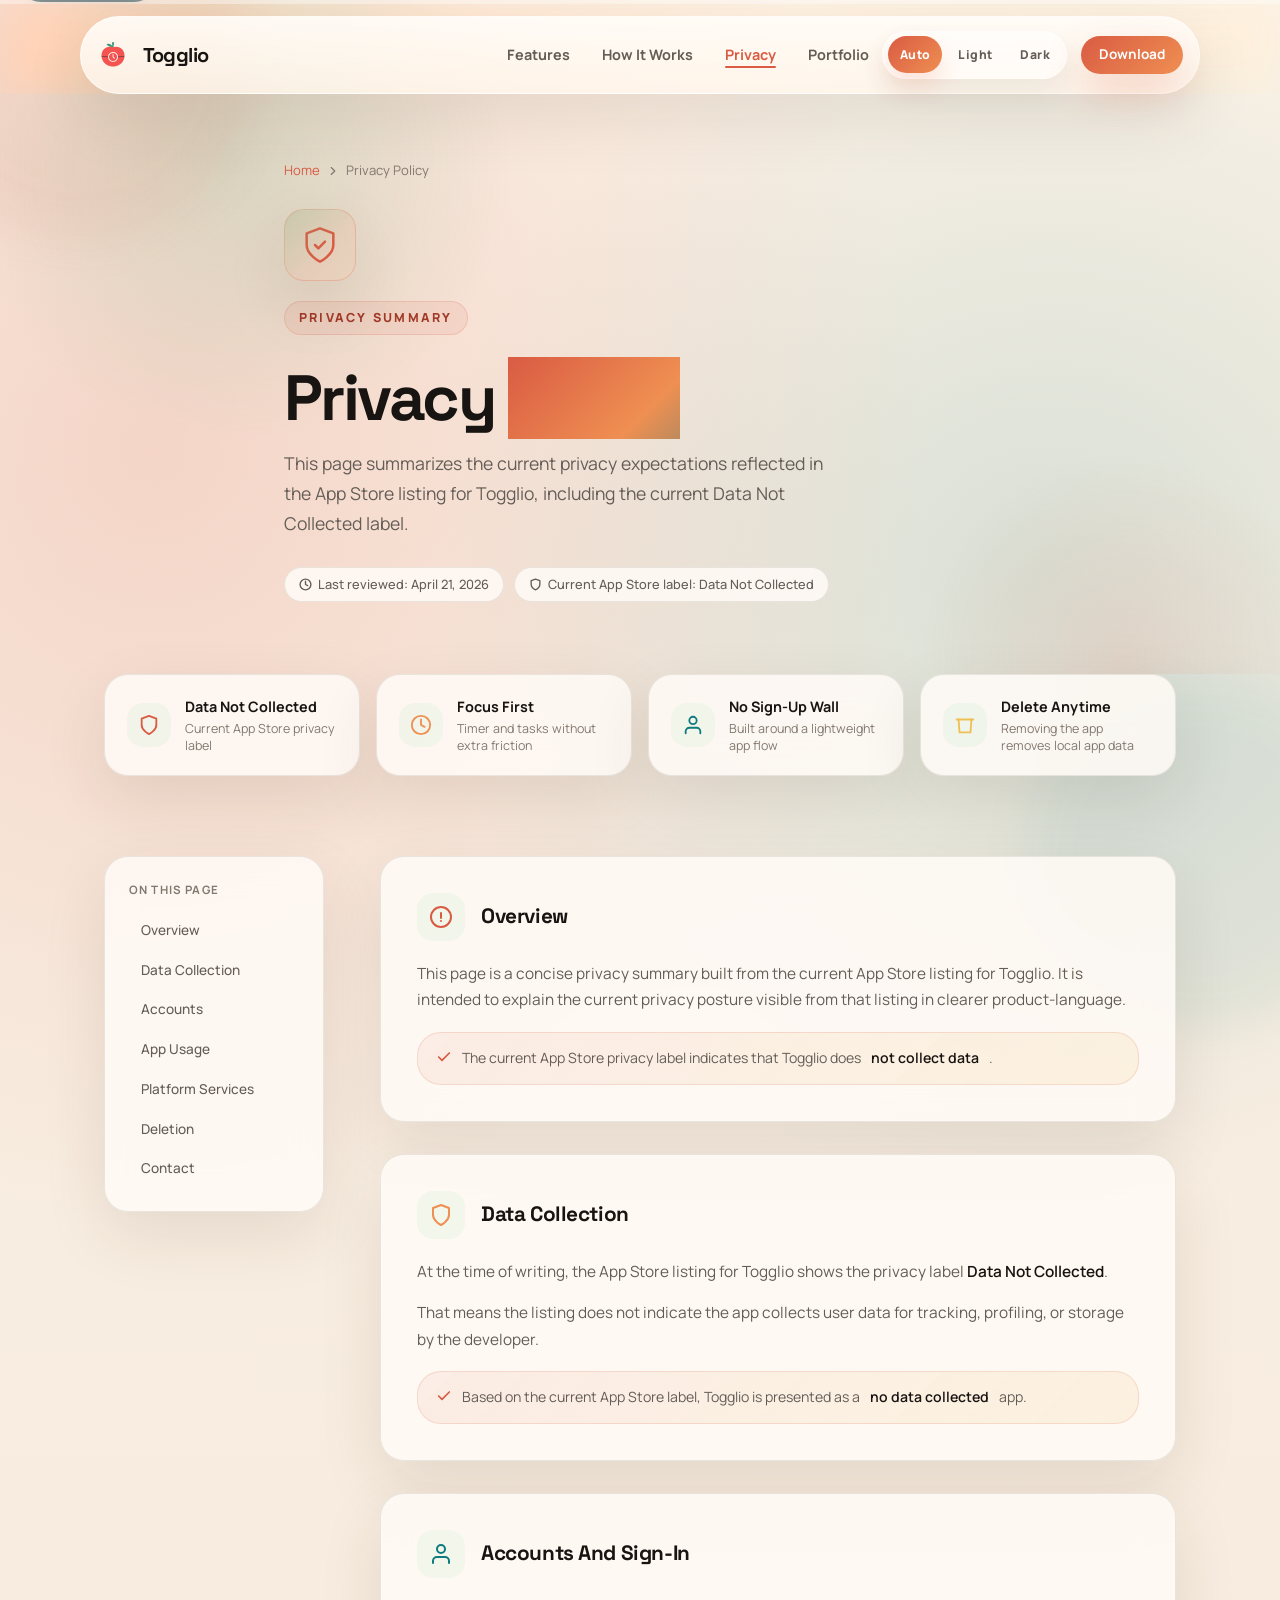
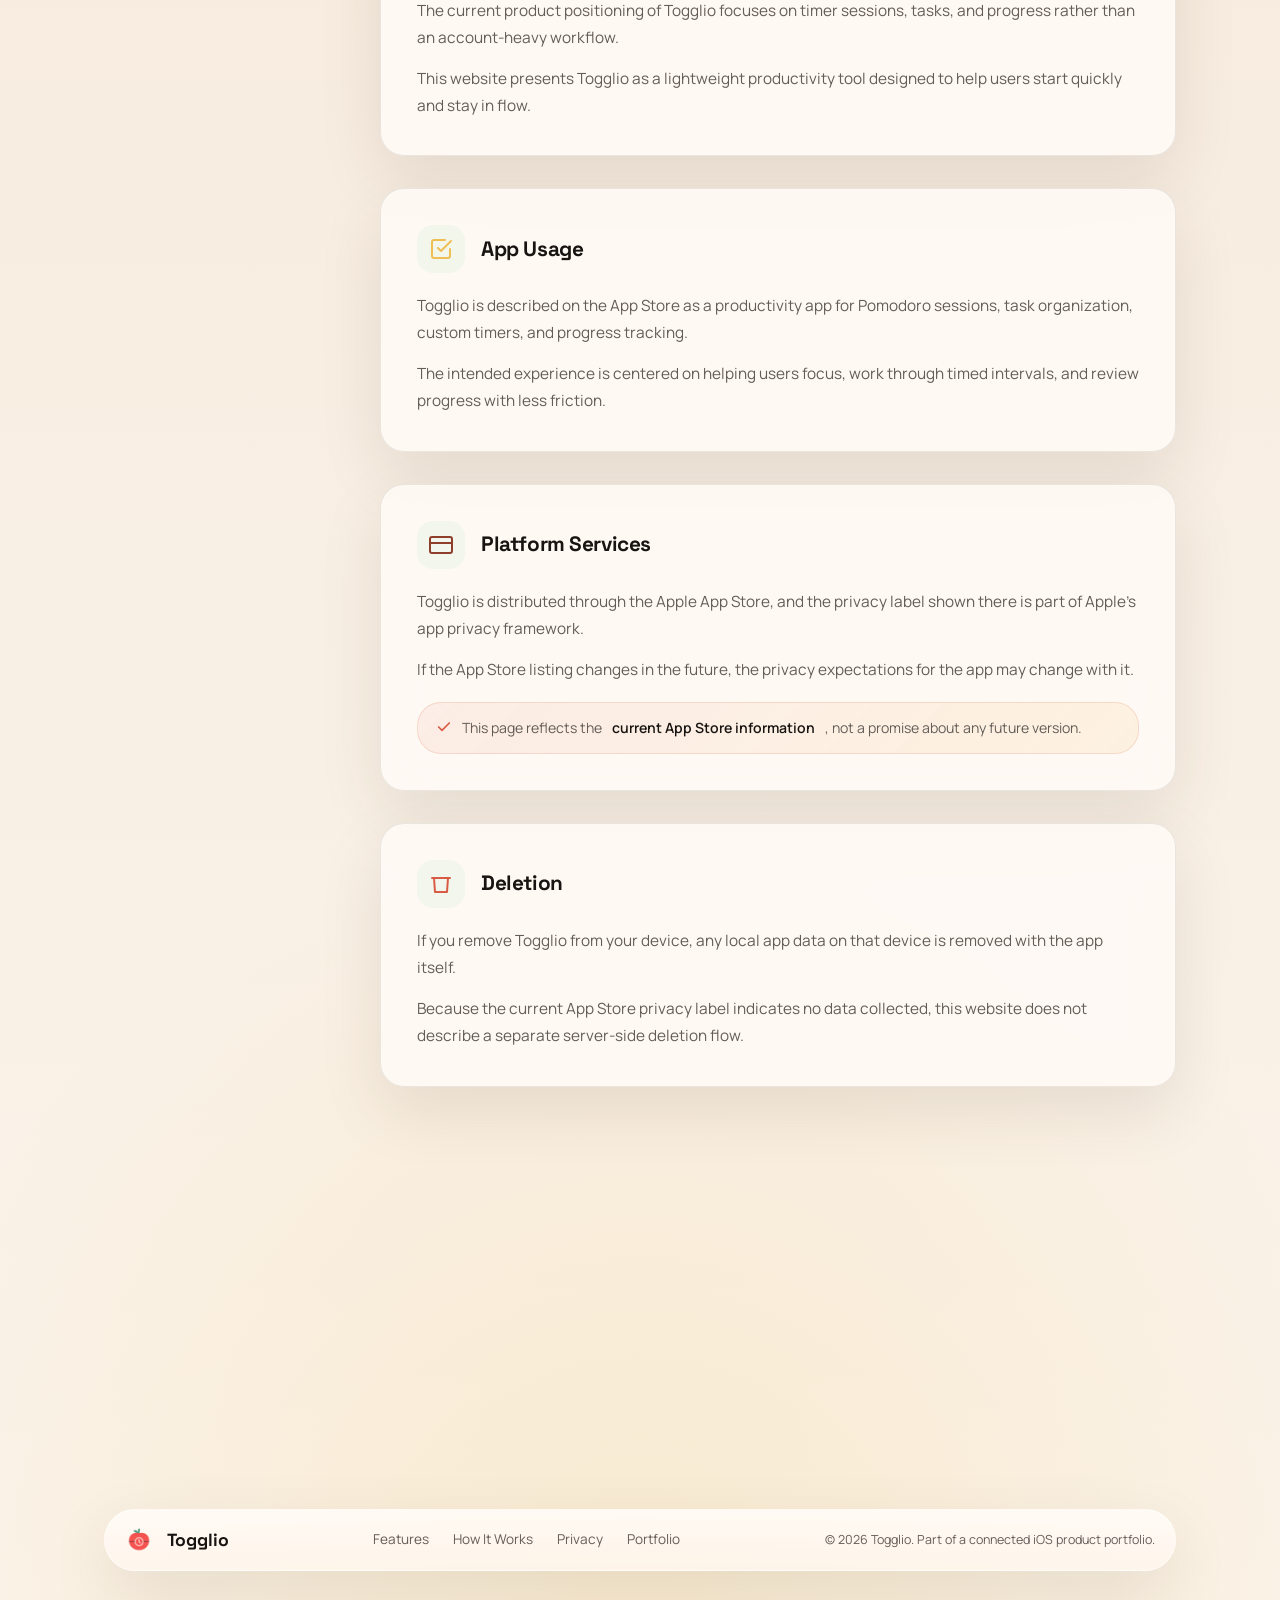
<file: apps/togglio/privacy.html>
<!DOCTYPE html>
<html lang="en">
<head>
    <meta charset="UTF-8">
    <meta name="viewport" content="width=device-width, initial-scale=1.0">
    <title>Privacy Policy — Togglio</title>
    <meta name="description" content="Togglio privacy summary based on the current App Store listing, including the current data-not-collected label and a simple overview of how the app is presented.">
    <script>
        (function () {
            try {
                var mode = localStorage.getItem('site-theme-mode') || 'system';
                var prefersDark = window.matchMedia('(prefers-color-scheme: dark)').matches;
                var resolved = mode === 'dark' || (mode === 'system' && prefersDark) ? 'dark' : 'light';
                document.documentElement.setAttribute('data-theme-mode', mode);
                document.documentElement.setAttribute('data-theme', resolved);
                document.documentElement.style.colorScheme = resolved;
            } catch (error) {}
        })();
    </script>
    <link rel="stylesheet" href="assets/css/styles.css">
    <link rel="stylesheet" href="assets/css/privacy.css">
    <link rel="icon" type="image/png" href="assets/images/logo.png">
    <link rel="apple-touch-icon" href="assets/images/logo.png">
    <link rel="preconnect" href="https://fonts.googleapis.com">
    <link rel="preconnect" href="https://fonts.gstatic.com" crossorigin>
    <link href="https://fonts.googleapis.com/css2?family=Manrope:wght@400;500;600;700;800&amp;family=Space+Grotesk:wght@500;700&amp;display=swap" rel="stylesheet">
</head>
<body class="privacy-page">
    <a class="skip-link" href="#main-content">Skip to content</a>
    <div class="scroll-progress" aria-hidden="true"><span></span></div>

    <nav class="nav nav--scrolled" id="nav">
        <div class="nav__inner container">
            <a href="index.html" class="nav__logo">
                <img src="assets/images/logo.png" alt="Togglio" class="nav__logo-img">
                Togglio
            </a>
            <ul class="nav__links">
                <li><a href="index.html#features">Features</a></li>
                <li><a href="index.html#how-it-works">How It Works</a></li>
                <li><a href="privacy.html" class="active">Privacy</a></li>
                <li><a href="../../index.html">Portfolio</a></li>
            </ul>
            <div class="theme-switcher theme-switcher--nav" role="group" aria-label="Color theme">
                <button class="theme-switcher__button" type="button" data-theme-option="system" aria-pressed="true">Auto</button>
                <button class="theme-switcher__button" type="button" data-theme-option="light" aria-pressed="false">Light</button>
                <button class="theme-switcher__button" type="button" data-theme-option="dark" aria-pressed="false">Dark</button>
            </div>
            <a href="https://apps.apple.com/ma/app/togglio-pomodoro-timer-tasks/id6746730743" target="_blank" rel="noopener" class="btn btn--sm btn--primary nav__cta">Download</a>
            <button class="nav__hamburger" id="hamburger" aria-label="Toggle menu">
                <span></span><span></span><span></span>
            </button>
        </div>
    </nav>

    <div class="mobile-menu" id="mobileMenu">
        <ul>
            <li><a href="index.html#features">Features</a></li>
            <li><a href="index.html#how-it-works">How It Works</a></li>
            <li><a href="privacy.html">Privacy</a></li>
            <li><a href="../../index.html">Portfolio</a></li>
            <li class="mobile-menu__theme">
                <div class="theme-switcher theme-switcher--mobile" role="group" aria-label="Color theme">
                    <button class="theme-switcher__button" type="button" data-theme-option="system" aria-pressed="true">Auto</button>
                    <button class="theme-switcher__button" type="button" data-theme-option="light" aria-pressed="false">Light</button>
                    <button class="theme-switcher__button" type="button" data-theme-option="dark" aria-pressed="false">Dark</button>
                </div>
            </li>
            <li><a href="https://apps.apple.com/ma/app/togglio-pomodoro-timer-tasks/id6746730743" target="_blank" rel="noopener" class="btn btn--primary btn--block">Download</a></li>
        </ul>
    </div>

    <main id="main-content">
        <section class="priv-hero">
            <div class="priv-hero__glow priv-hero__glow--1"></div>
            <div class="priv-hero__glow priv-hero__glow--2"></div>
            <div class="hero__bg-grid"></div>
            <div class="container priv-hero__inner">
                <div class="priv-hero__breadcrumb reveal">
                    <a href="index.html">Home</a>
                    <svg width="14" height="14" viewBox="0 0 24 24" fill="none" stroke="currentColor" stroke-width="2" stroke-linecap="round" stroke-linejoin="round"><polyline points="9 18 15 12 9 6"/></svg>
                    <span>Privacy Policy</span>
                </div>
                <div class="priv-hero__content reveal reveal--delay-1">
                    <div class="priv-hero__icon">
                        <svg width="40" height="40" viewBox="0 0 24 24" fill="none" stroke="#d95b43" stroke-width="1.5" stroke-linecap="round" stroke-linejoin="round">
                            <path d="M12 22s8-4 8-10V5l-8-3-8 3v7c0 6 8 10 8 10z"/>
                            <polyline points="9 12 11 14 15 10"/>
                        </svg>
                    </div>
                    <span class="badge">Privacy Summary</span>
                    <h1 class="priv-hero__title">Privacy <span class="gradient-text">Policy</span></h1>
                    <p class="priv-hero__subtitle">This page summarizes the current privacy expectations reflected in the App Store listing for Togglio, including the current Data Not Collected label.</p>
                    <div class="priv-hero__meta">
                        <span class="priv-meta-pill">
                            <svg width="13" height="13" viewBox="0 0 24 24" fill="none" stroke="currentColor" stroke-width="2.5" stroke-linecap="round" stroke-linejoin="round"><circle cx="12" cy="12" r="10"/><path d="M12 6v6l4 2"/></svg>
                            Last reviewed: April 21, 2026
                        </span>
                        <span class="priv-meta-pill">
                            <svg width="13" height="13" viewBox="0 0 24 24" fill="none" stroke="currentColor" stroke-width="2.5" stroke-linecap="round" stroke-linejoin="round"><path d="M12 22s8-4 8-10V5l-8-3-8 3v7c0 6 8 10 8 10z"/></svg>
                            Current App Store label: Data Not Collected
                        </span>
                    </div>
                </div>
            </div>
        </section>

        <section class="priv-summary">
            <div class="container">
                <div class="priv-summary__grid">
                    <div class="priv-summary__item reveal">
                        <div class="priv-summary__icon" style="--c: #d95b43;">
                            <svg width="22" height="22" viewBox="0 0 24 24" fill="none" stroke="currentColor" stroke-width="2" stroke-linecap="round" stroke-linejoin="round"><path d="M12 22s8-4 8-10V5l-8-3-8 3v7c0 6 8 10 8 10z"/></svg>
                        </div>
                        <div>
                            <h4>Data Not Collected</h4>
                            <p>Current App Store privacy label</p>
                        </div>
                    </div>
                    <div class="priv-summary__item reveal reveal--delay-1">
                        <div class="priv-summary__icon" style="--c: #ef8f52;">
                            <svg width="22" height="22" viewBox="0 0 24 24" fill="none" stroke="currentColor" stroke-width="2" stroke-linecap="round" stroke-linejoin="round"><circle cx="12" cy="12" r="10"/><path d="M12 6v6l4 2"/></svg>
                        </div>
                        <div>
                            <h4>Focus First</h4>
                            <p>Timer and tasks without extra friction</p>
                        </div>
                    </div>
                    <div class="priv-summary__item reveal reveal--delay-2">
                        <div class="priv-summary__icon" style="--c: #0f7b7e;">
                            <svg width="22" height="22" viewBox="0 0 24 24" fill="none" stroke="currentColor" stroke-width="2" stroke-linecap="round" stroke-linejoin="round"><path d="M20 21v-2a4 4 0 0 0-4-4H8a4 4 0 0 0-4 4v2"/><circle cx="12" cy="7" r="4"/></svg>
                        </div>
                        <div>
                            <h4>No Sign-Up Wall</h4>
                            <p>Built around a lightweight app flow</p>
                        </div>
                    </div>
                    <div class="priv-summary__item reveal reveal--delay-3">
                        <div class="priv-summary__icon" style="--c: #efbf56;">
                            <svg width="22" height="22" viewBox="0 0 24 24" fill="none" stroke="currentColor" stroke-width="2" stroke-linecap="round" stroke-linejoin="round"><polyline points="3 6 5 6 21 6"/><path d="M19 6l-1 14H6L5 6"/></svg>
                        </div>
                        <div>
                            <h4>Delete Anytime</h4>
                            <p>Removing the app removes local app data</p>
                        </div>
                    </div>
                </div>
            </div>
        </section>

        <section class="priv-content">
            <div class="container">
                <div class="priv-content__inner">
                    <nav class="priv-toc" id="privToc">
                        <p class="priv-toc__label">On this page</p>
                        <ul>
                            <li><a href="#overview" class="priv-toc__link active">Overview</a></li>
                            <li><a href="#collection" class="priv-toc__link">Data Collection</a></li>
                            <li><a href="#accounts" class="priv-toc__link">Accounts</a></li>
                            <li><a href="#usage" class="priv-toc__link">App Usage</a></li>
                            <li><a href="#platform" class="priv-toc__link">Platform Services</a></li>
                            <li><a href="#deletion" class="priv-toc__link">Deletion</a></li>
                            <li><a href="#contact" class="priv-toc__link">Contact</a></li>
                        </ul>
                    </nav>

                    <div class="priv-sections">
                        <div class="priv-section reveal" id="overview">
                            <div class="priv-section__header">
                                <div class="priv-section__icon" style="--c: #d95b43;">
                                    <svg width="24" height="24" viewBox="0 0 24 24" fill="none" stroke="currentColor" stroke-width="2" stroke-linecap="round" stroke-linejoin="round"><circle cx="12" cy="12" r="10"/><path d="M12 16v.01"/><path d="M12 8v5"/></svg>
                                </div>
                                <h2 class="priv-section__title">Overview</h2>
                            </div>
                            <div class="priv-section__body">
                                <p>This page is a concise privacy summary built from the current App Store listing for Togglio. It is intended to explain the current privacy posture visible from that listing in clearer product-language.</p>
                                <div class="priv-highlight">
                                    <svg width="16" height="16" viewBox="0 0 24 24" fill="none" stroke="#d95b43" stroke-width="2.5" stroke-linecap="round" stroke-linejoin="round"><polyline points="20 6 9 17 4 12"/></svg>
                                    The current App Store privacy label indicates that Togglio does <strong>not collect data</strong>.
                                </div>
                            </div>
                        </div>

                        <div class="priv-section reveal" id="collection">
                            <div class="priv-section__header">
                                <div class="priv-section__icon" style="--c: #ef8f52;">
                                    <svg width="24" height="24" viewBox="0 0 24 24" fill="none" stroke="currentColor" stroke-width="2" stroke-linecap="round" stroke-linejoin="round"><path d="M12 22s8-4 8-10V5l-8-3-8 3v7c0 6 8 10 8 10z"/></svg>
                                </div>
                                <h2 class="priv-section__title">Data Collection</h2>
                            </div>
                            <div class="priv-section__body">
                                <p>At the time of writing, the App Store listing for Togglio shows the privacy label <strong>Data Not Collected</strong>.</p>
                                <p>That means the listing does not indicate the app collects user data for tracking, profiling, or storage by the developer.</p>
                                <div class="priv-highlight">
                                    <svg width="16" height="16" viewBox="0 0 24 24" fill="none" stroke="#d95b43" stroke-width="2.5" stroke-linecap="round" stroke-linejoin="round"><polyline points="20 6 9 17 4 12"/></svg>
                                    Based on the current App Store label, Togglio is presented as a <strong>no data collected</strong> app.
                                </div>
                            </div>
                        </div>

                        <div class="priv-section reveal" id="accounts">
                            <div class="priv-section__header">
                                <div class="priv-section__icon" style="--c: #0f7b7e;">
                                    <svg width="24" height="24" viewBox="0 0 24 24" fill="none" stroke="currentColor" stroke-width="2" stroke-linecap="round" stroke-linejoin="round"><path d="M20 21v-2a4 4 0 0 0-4-4H8a4 4 0 0 0-4 4v2"/><circle cx="12" cy="7" r="4"/></svg>
                                </div>
                                <h2 class="priv-section__title">Accounts And Sign-In</h2>
                            </div>
                            <div class="priv-section__body">
                                <p>The current product positioning of Togglio focuses on timer sessions, tasks, and progress rather than an account-heavy workflow.</p>
                                <p>This website presents Togglio as a lightweight productivity tool designed to help users start quickly and stay in flow.</p>
                            </div>
                        </div>

                        <div class="priv-section reveal" id="usage">
                            <div class="priv-section__header">
                                <div class="priv-section__icon" style="--c: #efbf56;">
                                    <svg width="24" height="24" viewBox="0 0 24 24" fill="none" stroke="currentColor" stroke-width="2" stroke-linecap="round" stroke-linejoin="round"><path d="M9 11l3 3L22 4"/><path d="M21 12v7a2 2 0 0 1-2 2H5a2 2 0 0 1-2-2V5a2 2 0 0 1 2-2h11"/></svg>
                                </div>
                                <h2 class="priv-section__title">App Usage</h2>
                            </div>
                            <div class="priv-section__body">
                                <p>Togglio is described on the App Store as a productivity app for Pomodoro sessions, task organization, custom timers, and progress tracking.</p>
                                <p>The intended experience is centered on helping users focus, work through timed intervals, and review progress with less friction.</p>
                            </div>
                        </div>

                        <div class="priv-section reveal" id="platform">
                            <div class="priv-section__header">
                                <div class="priv-section__icon" style="--c: #8f3e2c;">
                                    <svg width="24" height="24" viewBox="0 0 24 24" fill="none" stroke="currentColor" stroke-width="2" stroke-linecap="round" stroke-linejoin="round"><rect x="1" y="4" width="22" height="16" rx="2"/><line x1="1" y1="10" x2="23" y2="10"/></svg>
                                </div>
                                <h2 class="priv-section__title">Platform Services</h2>
                            </div>
                            <div class="priv-section__body">
                                <p>Togglio is distributed through the Apple App Store, and the privacy label shown there is part of Apple's app privacy framework.</p>
                                <p>If the App Store listing changes in the future, the privacy expectations for the app may change with it.</p>
                                <div class="priv-highlight">
                                    <svg width="16" height="16" viewBox="0 0 24 24" fill="none" stroke="#d95b43" stroke-width="2.5" stroke-linecap="round" stroke-linejoin="round"><polyline points="20 6 9 17 4 12"/></svg>
                                    This page reflects the <strong>current App Store information</strong>, not a promise about any future version.
                                </div>
                            </div>
                        </div>

                        <div class="priv-section reveal" id="deletion">
                            <div class="priv-section__header">
                                <div class="priv-section__icon" style="--c: #d95b43;">
                                    <svg width="24" height="24" viewBox="0 0 24 24" fill="none" stroke="currentColor" stroke-width="2" stroke-linecap="round" stroke-linejoin="round"><polyline points="3 6 5 6 21 6"/><path d="M19 6l-1 14H6L5 6"/></svg>
                                </div>
                                <h2 class="priv-section__title">Deletion</h2>
                            </div>
                            <div class="priv-section__body">
                                <p>If you remove Togglio from your device, any local app data on that device is removed with the app itself.</p>
                                <p>Because the current App Store privacy label indicates no data collected, this website does not describe a separate server-side deletion flow.</p>
                            </div>
                        </div>

                        <div class="priv-section reveal" id="contact">
                            <div class="priv-section__header">
                                <div class="priv-section__icon" style="--c: #0f7b7e;">
                                    <svg width="24" height="24" viewBox="0 0 24 24" fill="none" stroke="currentColor" stroke-width="2" stroke-linecap="round" stroke-linejoin="round"><path d="M21 15a2 2 0 0 1-2 2H7l-4 4V5a2 2 0 0 1 2-2h14a2 2 0 0 1 2 2z"/></svg>
                                </div>
                                <h2 class="priv-section__title">Contact</h2>
                            </div>
                            <div class="priv-section__body">
                                <p>If you want to review the current listing yourself or reach out through the app ecosystem around Togglio, the App Store page is the best starting point.</p>
                                <a href="https://apps.apple.com/ma/app/togglio-pomodoro-timer-tasks/id6746730743" target="_blank" rel="noopener" class="priv-contact-btn">
                                    <svg width="18" height="18" viewBox="0 0 24 24" fill="currentColor"><path d="M18.71 19.5c-.83 1.24-1.71 2.45-3.05 2.47-1.34.03-1.77-.79-3.29-.79-1.53 0-2 .77-3.27.82-1.31.05-2.3-1.32-3.14-2.53C4.25 17 2.94 12.45 4.7 9.39c.87-1.52 2.43-2.48 4.12-2.51 1.28-.02 2.5.87 3.29.87.78 0 2.26-1.07 3.8-.91.65.03 2.47.26 3.64 1.98-.09.06-2.17 1.28-2.15 3.81.03 3.02 2.65 4.03 2.68 4.04-.03.07-.42 1.44-1.38 2.83M13 3.5c.73-.83 1.94-1.46 2.94-1.5.13 1.17-.34 2.35-1.04 3.19-.69.85-1.83 1.51-2.95 1.42-.15-1.15.41-2.35 1.05-3.11z"/></svg>
                                    Open App Store Listing
                                </a>
                            </div>
                        </div>
                    </div>
                </div>
            </div>
        </section>
    </main>

    <footer class="footer">
        <div class="container">
            <div class="footer__inner">
                <div class="footer__brand">
                    <img src="assets/images/logo.png" alt="Togglio" class="footer__logo-img">
                    <span>Togglio</span>
                </div>
                <div class="footer__links">
                    <a href="index.html#features">Features</a>
                    <a href="index.html#how-it-works">How It Works</a>
                    <a href="privacy.html">Privacy</a>
                    <a href="../../index.html">Portfolio</a>
                </div>
                <p class="footer__copy">&copy; 2026 Togglio. Part of a connected iOS product portfolio.</p>
            </div>
        </div>
    </footer>

    <script src="assets/js/script.js"></script>
    <script src="assets/js/privacy.js"></script>
</body>
</html>
</file>
<file: assets/css/tokens.css>
/* Henaifuos design tokens: color themes, type, spacing, radius, shadow, layout and motion. */
:root,
[data-theme="dark"] {
  color-scheme: dark;
  --bg: #060706;
  --surface: #0e100e;
  --surface-raised: #161916;
  --line: #262a26;
  --line-strong: #6a726a;
  --ink: #f3f6ee;
  --ink-muted: #a6aea0;
  --ink-faint: #7a8276;
  --accent: #d4f463;
  --on-accent: #000000;
  --accent-text: #d4f463;
  --accent-soft: #172007;
  --zone-1: #5aa1f1;
  --zone-2: #7dede1;
  --zone-3: #cbfd50;
  --zone-4: #eb8936;
  --zone-5: #e9366e;
  --live: #ff453a;
  --glow: rgba(212, 244, 99, 0.1);
  --shadow-panel: 0 32px 96px rgba(0, 0, 0, 0.55);
  --shadow-glow: 0 0 56px rgba(212, 244, 99, 0.16);
}

[data-theme="light"] {
  color-scheme: light;
  --bg: #f5f6f0;
  --surface: #ffffff;
  --surface-raised: #eceee5;
  --line: #d9dccf;
  --line-strong: #7d8475;
  --ink: #0a0b09;
  --ink-muted: #4a5046;
  --ink-faint: #6b7265;
  --accent-text: #4a6100;
  --accent-soft: #e6f5a4;
  --zone-1: #4f96e5;
  --zone-2: #32a99f;
  --zone-3: #84ab01;
  --zone-4: #da7921;
  --zone-5: #e9366e;
  --glow: rgba(132, 171, 1, 0.16);
  --shadow-panel: 0 24px 64px rgba(10, 11, 9, 0.1);
  --shadow-glow: 0 12px 40px rgba(74, 97, 0, 0.18);
}

:root {
  --font-display: "Bricolage Grotesque", ui-sans-serif, system-ui, sans-serif;
  --font-mono: "JetBrains Mono", ui-monospace, SFMono-Regular, Menlo, monospace;

  --space-1: 4px;
  --space-2: 8px;
  --space-3: 12px;
  --space-4: 16px;
  --space-6: 24px;
  --space-8: 32px;
  --space-12: 48px;
  --space-16: 64px;
  --space-24: 96px;
  --space-32: 128px;

  --radius-sm: 8px;
  --radius-md: 14px;
  --radius-lg: 24px;
  --radius-xl: 36px;
  --radius-pill: 999px;

  --container-max: 1200px;
  --gutter-sm: 16px;
  --gutter-lg: 32px;
  --header-height: 64px;
  --reading-width: 58ch;

  --dur-instant: 120ms;
  --dur-fast: 240ms;
  --dur-base: 480ms;
  --dur-slow: 900ms;
  --dur-draw: 2800ms;
  --ease-out: cubic-bezier(0.16, 1, 0.3, 1);
  --ease-in-out: cubic-bezier(0.65, 0, 0.35, 1);
}

.display-xl { font: 800 128px/0.88 var(--font-display); letter-spacing: -0.05em; font-variation-settings: "opsz" 96; }
.display-lg { font: 800 80px/0.92 var(--font-display); letter-spacing: -0.04em; font-variation-settings: "opsz" 72; }
.display-md { font: 700 56px/1 var(--font-display); letter-spacing: -0.035em; font-variation-settings: "opsz" 48; }
.heading-lg { font: 700 32px/1.15 var(--font-display); letter-spacing: -0.02em; }
.heading-md { font: 600 22px/1.25 var(--font-display); letter-spacing: -0.01em; }
.body-lg { font: 400 20px/1.6 var(--font-display); }
.body { font: 400 16px/1.6 var(--font-display); }
.caption { font: 500 13px/1.5 var(--font-display); }
.label { font: 500 13px/1.5 var(--font-mono); letter-spacing: 0.04em; }
.code { font: 400 14px/1.6 var(--font-mono); }
.stat { font: 700 48px/1 var(--font-mono); letter-spacing: -0.04em; font-variant-numeric: tabular-nums; }
</file>
<file: assets/css/components.css>
/* Henaifuos components in plain CSS: Button, TerminalLabel, Pill, Panel, StatCounter, Marquee, TimelineItem. */

/* Button */
.hf-btn {
  display: inline-flex;
  align-items: center;
  gap: var(--space-2);
  min-height: 48px;
  padding: 0 var(--space-6);
  border: 1px solid transparent;
  border-radius: var(--radius-md);
  font-family: var(--font-mono);
  font-size: 14px;
  font-weight: 600;
  line-height: 1;
  text-decoration: none;
  cursor: pointer;
  transition: transform var(--dur-fast) var(--ease-out), box-shadow var(--dur-fast) var(--ease-out), border-color var(--dur-fast), color var(--dur-fast);
}
.hf-btn--primary { background: var(--accent); color: var(--on-accent); }
.hf-btn--primary:hover { transform: translateY(-2px); box-shadow: var(--shadow-glow); }
.hf-btn--ghost { background: transparent; color: var(--ink); border-color: var(--line-strong); }
.hf-btn--ghost:hover { border-color: var(--accent-text); color: var(--accent-text); transform: translateY(-2px); }
.hf-btn:active { transform: scale(0.98); }
.hf-btn:focus-visible { outline: 2px solid var(--accent-text); outline-offset: 3px; }
.hf-btn--sm { min-height: 44px; padding: 0 var(--space-4); font-size: 13px; }
.hf-btn__prompt { opacity: 0.6; }

/* TerminalLabel */
.hf-label { margin: 0; color: var(--accent-text); }
.hf-label__prompt { opacity: 0.7; }
.hf-caret {
  display: inline-block;
  width: 0.55em;
  height: 1.1em;
  margin-left: var(--space-1);
  vertical-align: -0.2em;
  background: currentColor;
  animation: hf-blink 1.06s steps(1) infinite;
}
@keyframes hf-blink { 50% { opacity: 0; } }

/* Pill */
.hf-pill {
  display: inline-flex;
  align-items: center;
  gap: var(--space-2);
  padding: 6px var(--space-3);
  border: 1px solid var(--line-strong);
  border-radius: var(--radius-pill);
  background: transparent;
  color: var(--ink);
  font-family: var(--font-mono);
  font-size: 12px;
  font-weight: 500;
  line-height: 1;
  white-space: nowrap;
}
.hf-pill--accent { background: var(--accent-soft); border-color: var(--accent-text); color: var(--accent-text); }

/* Panel */
.hf-panel {
  padding: var(--space-8);
  border: 1px solid var(--line);
  border-radius: var(--radius-xl);
  background: var(--surface);
  box-shadow: var(--shadow-panel);
}
.hf-panel__head { display: flex; align-items: flex-start; justify-content: space-between; gap: var(--space-4); margin-bottom: var(--space-6); }
.hf-panel__title { margin: 0; color: var(--ink); }
.hf-panel__subtitle { margin: var(--space-2) 0 0; color: var(--ink-muted); }

/* StatCounter */
.hf-stat { display: grid; gap: var(--space-1); margin: 0; }
.hf-stat__row { display: inline-flex; align-items: baseline; gap: var(--space-2); }
.hf-stat__num { color: var(--ink); font-variant-numeric: tabular-nums; }
.hf-stat__unit { color: var(--ink-muted); }
.hf-stat__label { color: var(--ink-muted); }

/* Marquee */
.hf-marquee {
  overflow: hidden;
  border-block: 1px solid var(--line);
  -webkit-mask-image: linear-gradient(90deg, transparent, #000 8%, #000 92%, transparent);
  mask-image: linear-gradient(90deg, transparent, #000 8%, #000 92%, transparent);
}
.hf-marquee__track { display: flex; width: max-content; animation: hf-marquee var(--hf-speed, 40s) linear infinite; }
.hf-marquee:hover .hf-marquee__track, .hf-marquee:focus-within .hf-marquee__track { animation-play-state: paused; }
.hf-marquee__list {
  display: flex;
  flex-shrink: 0;
  gap: var(--space-8);
  margin: 0;
  padding: var(--space-4) var(--space-8) var(--space-4) 0;
  list-style: none;
}
.hf-marquee__list li { color: var(--ink-muted); font-family: var(--font-mono); font-size: 14px; white-space: nowrap; }
.hf-marquee__list li::after { content: "/"; margin-left: var(--space-8); color: var(--accent-text); }
@keyframes hf-marquee { to { transform: translateX(-50%); } }

/* TimelineItem */
.hf-timeline {
  display: grid;
  grid-template-columns: 148px 24px 1fr;
  gap: var(--space-4);
  padding-bottom: var(--space-8);
}
.hf-timeline__period { margin: 0; padding-top: var(--space-1); color: var(--ink-muted); }
.hf-timeline__rail { position: relative; display: flex; justify-content: center; }
.hf-timeline__rail::before { content: ""; position: absolute; top: 12px; bottom: calc(-1 * var(--space-8)); width: 1px; background: var(--line-strong); }
.hf-timeline__dot { position: relative; z-index: 1; width: 12px; height: 12px; margin-top: 6px; border: 2px solid var(--line-strong); border-radius: 50%; background: var(--bg); }
.hf-timeline--current .hf-timeline__dot { border-color: var(--accent); background: var(--accent); box-shadow: var(--shadow-glow); }
.hf-timeline__org { margin: 0; color: var(--ink); }
.hf-timeline__role { margin: var(--space-1) 0 0; color: var(--accent-text); }
.hf-timeline__text { margin: var(--space-3) 0 0; max-width: 58ch; color: var(--ink-muted); }

@media (max-width: 719px) {
  .hf-panel { padding: var(--space-6); }
  .hf-timeline { grid-template-columns: 24px 1fr; gap: var(--space-2) var(--space-4); }
  .hf-timeline__period { grid-column: 2; grid-row: 1; }
  .hf-timeline__rail { grid-column: 1; grid-row: 1 / span 2; }
  .hf-timeline__body { grid-column: 2; grid-row: 2; }
}

@media (prefers-reduced-motion: reduce) {
  .hf-caret { animation: none; }
  .hf-marquee__track { animation: none; flex-wrap: wrap; width: auto; }
  .hf-btn { transition-duration: 1ms; }
}
</file>
<file: assets/css/base.css>
/* Base: reset, layout, header, scroll reveal, footer and shared motion. */
*, *::before, *::after { box-sizing: border-box; }
html { scroll-behavior: smooth; -webkit-text-size-adjust: 100%; }
body.pg-root { --gutter: 16px; margin: 0; overflow-x: clip; background: var(--bg); color: var(--ink); font-family: var(--font-display); }
@media (min-width: 720px) { body.pg-root { --gutter: 32px; } }
h1, h2, h3, h4, p, ul, ol, dl, dd, figure, pre { margin: 0; }
ul, ol { padding: 0; list-style: none; }
:where(a) { color: inherit; }
a:focus-visible, button:focus-visible, pre:focus-visible { outline: 2px solid var(--accent-text); outline-offset: 3px; }
.sr-only { position: absolute; width: 1px; height: 1px; margin: -1px; padding: 0; overflow: hidden; clip: rect(0, 0, 0, 0); white-space: nowrap; border: 0; }

.display-lg { font-size: clamp(44px, 7vw, 80px); }
.display-md { font-size: clamp(36px, 5vw, 56px); }

.pg-wrap { width: 100%; max-width: calc(1200px + 2 * var(--gutter)); margin-inline: auto; padding-inline: var(--gutter); }
.pg-skip { position: absolute; left: var(--gutter); top: -80px; z-index: 40; padding: 12px 16px; border-radius: var(--radius-md); background: var(--accent); color: var(--on-accent); font-family: var(--font-mono); font-size: 14px; font-weight: 600; text-decoration: none; }
.pg-skip:focus { top: 8px; }

/* Shared keyframes */
@keyframes pg-fade { from { opacity: 0; } to { opacity: 1; } }
@keyframes pg-rise { from { opacity: 0; transform: translateY(24px); filter: blur(8px); } to { opacity: 1; transform: none; filter: blur(0); } }
@keyframes pg-rise-soft { from { opacity: 0; transform: translateY(24px); } to { opacity: 1; transform: none; } }
@keyframes pg-grow { from { transform: scaleX(0); } to { transform: scaleX(1); } }
@keyframes pg-grow-y { from { transform: scaleY(0); } to { transform: scaleY(1); } }
@keyframes pg-dash { from { stroke-dashoffset: 1; } to { stroke-dashoffset: 0; } }

/* Header */
.pg-header { position: sticky; top: 0; z-index: 30; height: var(--header-height); }
.pg-header::before { content: ""; position: absolute; inset: 0; background: var(--surface); border-bottom: 1px solid var(--line); opacity: 0; }
.pg-header__in { position: relative; display: flex; align-items: center; justify-content: space-between; gap: var(--space-4); height: 100%; animation: pg-fade var(--dur-base) var(--ease-out) both; }
.pg-brand { font: 800 20px/1 var(--font-display); letter-spacing: -0.04em; text-decoration: none; color: var(--ink); white-space: nowrap; }
.pg-brand span { color: var(--accent-text); }
.pg-nav { display: flex; align-items: center; gap: var(--space-4); margin-left: auto; }
.pg-nav a { display: inline-flex; align-items: center; min-height: 44px; padding: 0 var(--space-1); font: 500 13px/1 var(--font-mono); letter-spacing: 0.04em; text-decoration: none; color: var(--ink-muted); transition: color var(--dur-fast); }
.pg-nav a:hover { color: var(--accent-text); }
.pg-theme { display: inline-flex; gap: 2px; padding: 2px; border: 1px solid var(--line-strong); border-radius: var(--radius-pill); }
.pg-theme button { all: unset; box-sizing: border-box; display: inline-flex; align-items: center; justify-content: center; min-height: 40px; min-width: 44px; padding: 0 var(--space-3); border-radius: var(--radius-pill); font: 500 13px/1 var(--font-mono); letter-spacing: 0.04em; color: var(--ink-muted); cursor: pointer; transition: background-color var(--dur-fast), color var(--dur-fast); }
.pg-theme button:hover { color: var(--accent-text); }
.pg-theme button[aria-pressed="true"] { background: var(--accent-soft); color: var(--accent-text); }
.pg-theme button:focus-visible { outline: 2px solid var(--accent-text); outline-offset: 2px; }
.pg-progress { position: absolute; left: 0; right: 0; bottom: 0; height: 2px; background: var(--accent); transform: scaleX(0); transform-origin: left center; }
@media (max-width: 899px) { .pg-nav a:nth-child(4) { display: none; } }
@media (max-width: 719px) { .pg-nav { gap: var(--space-1); } .pg-brand { font-size: 18px; } .pg-nav a:nth-child(1) { display: none; } }
@media (max-width: 519px) { .pg-theme { display: none; } .pg-nav a:nth-child(2) { display: none; } }

/* Scroll-linked header and reading progress (progressive enhancement) */
@media (prefers-reduced-motion: no-preference) {
  @supports (animation-timeline: scroll()) {
    @keyframes pg-head-on { to { opacity: 1; } }
    @keyframes pg-prog { to { transform: scaleX(1); } }
    .pg-header::before { animation: pg-head-on linear both; animation-timeline: scroll(); animation-range: 0 16px; }
    .pg-progress { animation: pg-prog linear both; animation-timeline: scroll(); }
  }
}

/* Scroll reveal: content stays visible unless the script marks the page with .js */
html.js [data-reveal] { opacity: 0; transform: translateY(24px); transition: opacity var(--dur-base) var(--ease-out), transform var(--dur-base) var(--ease-out); transition-delay: calc(var(--i, 0) * 60ms); }
html.js [data-reveal].is-in { opacity: 1; transform: none; }

/* Sections */
.pg-section { padding-block: var(--space-24); scroll-margin-top: var(--header-height); }
@media (max-width: 719px) { .pg-section { padding-block: var(--space-16); } }
.pg-sechead { display: flex; flex-direction: column; align-items: flex-start; gap: var(--space-4); }
.pg-sechead h2 { color: var(--ink); text-wrap: balance; }
.pg-sechead .body-lg { max-width: var(--reading-width); color: var(--ink-muted); text-wrap: pretty; }
.pg-pills { display: flex; flex-wrap: wrap; gap: var(--space-2); margin-top: var(--space-4); }

/* Post list: shared by the home page and the blog index */
.pg-posts { display: flex; flex-direction: column; gap: var(--space-1); }
.pg-post { position: relative; display: grid; grid-template-columns: 128px minmax(0, 1fr) auto; gap: var(--space-4); align-items: start; padding: var(--space-4); border-radius: var(--radius-md); transition: background-color var(--dur-fast) var(--ease-out); }
.pg-post:hover { background: var(--surface-raised); }
.pg-post__body { display: flex; flex-direction: column; gap: var(--space-2); }
.pg-post__body :is(h3, h4) a { color: var(--ink); text-decoration: none; }
.pg-post__body :is(h3, h4) a::after { content: ""; position: absolute; inset: 0; border-radius: var(--radius-md); }
.pg-post__body :is(h3, h4) a:focus-visible { outline: none; }
.pg-post__body :is(h3, h4) a:focus-visible::after { outline: 2px solid var(--accent-text); outline-offset: 3px; }
.pg-post__body p { color: var(--ink-muted); max-width: 58ch; }
.pg-post__meta { display: flex; align-items: center; gap: var(--space-3); }
.pg-post__meta .caption { color: var(--ink-muted); white-space: nowrap; }
.pg-go { color: var(--accent-text); font: 600 14px/1 var(--font-mono); transition: transform var(--dur-fast) var(--ease-out); }
.pg-post:hover .pg-go { transform: translateX(4px); }
.pg-more { display: flex; margin-top: var(--space-6); }
@media (max-width: 719px) {
  .pg-post { grid-template-columns: minmax(0, 1fr) auto; grid-template-areas: "tag meta" "body body"; gap: var(--space-3) var(--space-4); }
  .pg-post__tag { grid-area: tag; }
  .pg-post__body { grid-area: body; }
  .pg-post__meta { grid-area: meta; flex-wrap: wrap; justify-content: flex-end; }
}

/* Footer */
.pg-footer { border-top: 1px solid var(--line); padding-block: var(--space-12); }
.pg-footer__in { display: flex; flex-wrap: wrap; align-items: center; justify-content: space-between; gap: var(--space-6); }
.pg-footer nav { display: flex; flex-wrap: wrap; gap: var(--space-2) var(--space-6); }
.pg-footer nav a { display: inline-flex; align-items: center; min-height: 44px; font: 500 13px/1 var(--font-mono); letter-spacing: 0.04em; text-decoration: none; color: var(--ink-muted); transition: color var(--dur-fast); }
.pg-footer nav a:hover { color: var(--accent-text); }
.pg-footer .caption { color: var(--ink-muted); }

@media (prefers-reduced-motion: reduce) {
  html { scroll-behavior: auto; }
  .pg-header__in { animation: none; }
  html.js [data-reveal] { transform: none; transition: opacity 120ms linear; transition-delay: 0ms; }
}
</file>
<file: assets/css/home.css>
/* Home page: hero. Section styles are added below as each section lands. */

/* Load choreography */
@keyframes pg-type { from { clip-path: inset(0 100% 0 0); } to { clip-path: inset(0 0 0 0); } }
@keyframes pg-ride { from { transform: translateX(0); } to { transform: translateX(calc(100cqw - 12px)); } }
@keyframes pg-lit { to { border-color: var(--accent-text); color: var(--accent-text); } }
.pg-type { display: inline-block; animation: pg-type 1440ms steps(48, end) 120ms both; }
.pg-title { animation: pg-rise var(--dur-slow) var(--ease-out) 240ms both; }
.pg-hero__panel { animation: pg-rise-soft var(--dur-slow) var(--ease-out) 360ms both; }
.pg-cta { animation: pg-fade var(--dur-base) var(--ease-out) 1400ms both; }

/* Hero */
.pg-hero { position: relative; overflow: hidden; }
.pg-hero__grid { position: absolute; inset: 0; background-image: linear-gradient(var(--line) 1px, transparent 1px), linear-gradient(90deg, var(--line) 1px, transparent 1px); background-size: 56px 56px; -webkit-mask-image: radial-gradient(ellipse at 15% 0%, #000, transparent 72%); mask-image: radial-gradient(ellipse at 15% 0%, #000, transparent 72%); pointer-events: none; }
.pg-hero__glow { position: absolute; inset: -10% 30% 10% -10%; background: radial-gradient(closest-side, var(--glow), transparent); pointer-events: none; }
.pg-hero__in { position: relative; display: grid; grid-template-columns: minmax(0, 1fr); gap: var(--space-12); align-items: center; padding-block: var(--space-24); }
@media (min-width: 960px) { .pg-hero__in { grid-template-columns: minmax(0, 1.25fr) minmax(0, 1fr); } }
@media (max-width: 719px) { .pg-hero__in { padding-block: var(--space-16); } }
.pg-hero__copy { display: flex; flex-direction: column; align-items: flex-start; }
.pg-title { margin-top: var(--space-6); color: var(--ink); }
.pg-name { display: block; font: 800 clamp(56px, 9vw, 112px)/0.9 var(--font-display); letter-spacing: -0.05em; font-variation-settings: "opsz" 96; }
.pg-role { display: block; margin-top: var(--space-4); font: 700 clamp(28px, 3.6vw, 48px)/1.05 var(--font-display); letter-spacing: -0.035em; font-variation-settings: "opsz" 48; color: var(--accent-text); }
.pg-lead { max-width: var(--reading-width); margin-top: var(--space-8); color: var(--ink-muted); text-wrap: pretty; }
.pg-cta { display: flex; flex-wrap: wrap; gap: var(--space-4); margin-top: var(--space-12); }
.pg-social { display: flex; flex-wrap: wrap; gap: var(--space-2); margin-top: var(--space-6); }
.pg-panelhead { display: flex; flex-direction: column; gap: var(--space-2); }
.pg-panelhead .heading-lg { color: var(--ink); }
.pg-panelhead .body { color: var(--ink-muted); }

/* What I do: four stations on a line, a dot rides through them */
.pg-flow { position: relative; margin-top: var(--space-8); }
.pg-flow__list { display: grid; grid-template-columns: repeat(4, minmax(0, 1fr)); gap: var(--space-2); }
.pg-flow__rail { position: absolute; left: 12.5%; right: 12.5%; top: 24px; height: 2px; border-radius: 2px; background: var(--line); container-type: inline-size; }
.pg-flow__line { position: absolute; inset: 0; background: var(--accent); transform-origin: left center; animation: pg-grow 2800ms var(--ease-in-out) 480ms both; }
.pg-flow__dot { position: absolute; left: 0; top: -5px; width: 12px; height: 12px; border-radius: 50%; background: var(--accent); box-shadow: 0 0 0 4px var(--accent-soft); animation: pg-ride 2800ms var(--ease-in-out) 480ms both; }
.pg-flow li { position: relative; display: flex; flex-direction: column; align-items: center; gap: var(--space-2); text-align: center; }
.pg-flow__icon { position: relative; z-index: 1; display: grid; place-items: center; width: 48px; height: 48px; border: 1px solid var(--line-strong); border-radius: var(--radius-md); background: var(--surface-raised); color: var(--ink); animation: pg-lit var(--dur-fast) var(--ease-out) both; }
.pg-flow li:nth-child(1) .pg-flow__icon { animation-delay: 480ms; }
.pg-flow li:nth-child(2) .pg-flow__icon { animation-delay: 1516ms; }
.pg-flow li:nth-child(3) .pg-flow__icon { animation-delay: 2244ms; }
.pg-flow li:nth-child(4) .pg-flow__icon { animation-delay: 3280ms; }
.pg-flow svg { display: block; width: 24px; height: 24px; fill: none; stroke: currentColor; stroke-width: 1.5; stroke-linecap: round; stroke-linejoin: round; }
.pg-flow .label { color: var(--ink); }
.pg-flow .caption { color: var(--ink-muted); }
.pg-stats { display: grid; grid-template-columns: repeat(auto-fit, minmax(min(110px, 100%), 1fr)); gap: var(--space-6); margin-top: var(--space-8); padding-top: var(--space-6); border-top: 1px solid var(--line); }
.pg-stats .stat { font-size: 36px; }

/* About */
.pg-two { display: grid; grid-template-columns: repeat(auto-fit, minmax(min(480px, 100%), 1fr)); gap: var(--space-12); margin-top: var(--space-12); align-items: start; }
.pg-two > * { min-width: 0; }
.pg-prose { display: flex; flex-direction: column; gap: var(--space-6); }
.pg-prose .body-lg { color: var(--ink-muted); max-width: var(--reading-width); text-wrap: pretty; }
.pg-marquee { margin-top: var(--space-12); }
.pg-facts { display: flex; flex-direction: column; gap: var(--space-1); }
.pg-fact { display: flex; flex-direction: column; gap: var(--space-1); padding: var(--space-3) var(--space-4); border-radius: var(--radius-md); }
.pg-fact dt { color: var(--accent-text); }
.pg-fact dd { color: var(--ink); }
.pg-fact--raised { background: var(--surface-raised); }

/* Service and work cards */
.pg-works { display: grid; grid-template-columns: repeat(auto-fit, minmax(min(340px, 100%), 1fr)); gap: var(--space-6); margin-top: var(--space-12); align-items: stretch; }
.pg-work { display: flex; min-width: 0; }
.pg-work .hf-panel { display: flex; flex-direction: column; width: 100%; padding: var(--space-6); }
.pg-work .hf-panel__head { margin-bottom: var(--space-4); }
.pg-work .body { color: var(--ink-muted); text-wrap: pretty; }
.pg-work__media { margin-bottom: var(--space-6); }
.pg-work__links { display: flex; flex-wrap: wrap; gap: var(--space-2); margin-top: auto; padding-top: var(--space-6); }
.pg-svc__icon { display: grid; place-items: center; width: 72px; height: 72px; margin-bottom: var(--space-6); border-radius: var(--radius-lg); background: var(--surface-raised); color: var(--accent-text); }
.pg-svc__icon svg { display: block; width: 40px; height: 40px; fill: none; stroke: currentColor; stroke-width: 1.5; stroke-linecap: round; stroke-linejoin: round; }
.pg-svc__cta { display: flex; flex-wrap: wrap; gap: var(--space-4); margin-top: var(--space-12); }

/* Browser-window illustrations. Drawings are visible by default; the reveal animation starts them hidden. */
@keyframes pg-bar { from { transform: scaleY(0); } to { transform: scaleY(1); } }
@keyframes pg-halo { from { opacity: 0; } to { opacity: 0.25; } }
.pg-browser { overflow: hidden; border: 1px solid var(--line); border-radius: var(--radius-lg); background: var(--bg); }
.pg-browser__bar { display: flex; align-items: center; gap: var(--space-2); padding: var(--space-2) var(--space-3); border-bottom: 1px solid var(--line); background: var(--surface-raised); }
.pg-browser__bar i { width: 8px; height: 8px; border-radius: 50%; background: var(--line-strong); }
.pg-browser__bar em { flex: 1; min-width: 0; margin-left: var(--space-2); padding: 3px var(--space-3); overflow: hidden; border-radius: var(--radius-pill); background: var(--bg); color: var(--ink-muted); font-style: normal; text-overflow: ellipsis; white-space: nowrap; }
.pg-browser__body { aspect-ratio: 16 / 9; }
.pg-browser__body svg { display: block; width: 100%; height: 100%; }
.pg-track, .pg-trace { fill: none; stroke-width: var(--sw, 6); stroke-linecap: round; stroke-linejoin: round; }
.pg-track { stroke: var(--line-strong); opacity: 0.5; }
.pg-trace { stroke: var(--accent-text); stroke-dasharray: 1 2; stroke-dashoffset: 0; }
.pg-bar { fill: var(--line-strong); opacity: 0.55; transform-box: fill-box; transform-origin: 50% 100%; }
.pg-bar--hot { fill: var(--accent-text); opacity: 1; }
.pg-ticks line { stroke: var(--line-strong); stroke-width: 2; stroke-linecap: round; opacity: 0.6; }
.pg-ringtext { fill: var(--ink); font: 600 22px var(--font-mono); letter-spacing: -0.02em; }
.pg-enddot { fill: var(--accent-text); }
.pg-halo { fill: var(--accent-text); opacity: 0.25; }
.pg-svc .pg-draw { stroke-dasharray: 1 2; stroke-dashoffset: 0; }
html.js .pg-work.is-in .pg-trace { animation: pg-dash 2200ms var(--ease-in-out) 300ms both; }
html.js .pg-work.is-in .pg-bar { animation: pg-bar 900ms var(--ease-out) both; animation-delay: calc(var(--k, 0) * 90ms + 300ms); }
html.js .pg-work.is-in .pg-enddot { animation: pg-fade var(--dur-base) var(--ease-out) 2300ms both; }
html.js .pg-work.is-in .pg-halo { animation: pg-halo var(--dur-base) var(--ease-out) 2300ms both; }
html.js .pg-svc.is-in .pg-draw { animation: pg-dash 1400ms var(--ease-in-out) both; animation-delay: calc(var(--k, 0) * 200ms + 200ms); }

.pg-link:hover .pg-go { transform: translateX(4px); }

/* Experience */
.pg-two--flush { margin-top: 0; }
.pg-sticky { position: sticky; top: calc(var(--header-height) + var(--space-8)); }
@media (max-width: 719px) { .pg-sticky { position: static; } }

/* Contact */
.pg-contact__in { display: grid; grid-template-columns: repeat(auto-fit, minmax(min(420px, 100%), 1fr)); gap: var(--space-12); align-items: center; }
.pg-contact__copy { display: flex; flex-direction: column; align-items: flex-start; gap: var(--space-6); }
.pg-contact h2 { color: var(--ink); text-wrap: balance; }
.pg-contact .body-lg { max-width: var(--reading-width); color: var(--ink-muted); }
.pg-links { display: flex; flex-direction: column; gap: var(--space-1); }
.pg-link { display: grid; grid-template-columns: 96px minmax(0, 1fr) auto; align-items: center; gap: var(--space-4); min-height: 56px; padding: var(--space-3) var(--space-4); border-radius: var(--radius-md); text-decoration: none; transition: background-color var(--dur-fast) var(--ease-out); }
.pg-link:hover { background: var(--surface-raised); }
.pg-link .label { color: var(--accent-text); }
.pg-link .body { color: var(--ink); overflow-wrap: anywhere; }
.pg-pulse { height: 140px; margin-top: var(--space-16); overflow: hidden; }
.pg-pulse svg { display: block; width: 100%; height: 100%; }
.pg-pulse__track, .pg-pulse__draw { fill: none; stroke-width: 3; stroke-linecap: round; stroke-linejoin: round; }
.pg-pulse__track { stroke: var(--line); }
.pg-pulse__draw { stroke: var(--accent-text); stroke-dasharray: 1 2; stroke-dashoffset: 0; }
html.js .pg-pulse.is-in .pg-pulse__draw { animation: pg-dash 2800ms var(--ease-in-out) both; }

@media (prefers-reduced-motion: reduce) {
  html.js .pg-pulse.is-in .pg-pulse__draw { animation: none; }
  html.js .pg-work.is-in .pg-trace, html.js .pg-work.is-in .pg-bar, html.js .pg-work.is-in .pg-enddot, html.js .pg-work.is-in .pg-halo, html.js .pg-svc.is-in .pg-draw { animation: none; }
  .pg-type, .pg-title, .pg-hero__panel, .pg-cta { animation: none; }
  .pg-flow__line { animation: none; }
  .pg-flow__dot { animation: none; transform: translateX(calc(100cqw - 12px)); }
  .pg-flow__icon { animation: none; border-color: var(--accent-text); color: var(--accent-text); }
}
</file>
<file: assets/css/article.css>
/* Article pages: breadcrumb, hero, cover illustrations, contents, prose, code, tables and end matter. */

/* Hero */
.ar-hero { position: relative; overflow: hidden; }
.ar-hero__grid { position: absolute; inset: 0; background-image: linear-gradient(var(--line) 1px, transparent 1px), linear-gradient(90deg, var(--line) 1px, transparent 1px); background-size: 56px 56px; -webkit-mask-image: radial-gradient(ellipse at 15% 0%, #000, transparent 72%); mask-image: radial-gradient(ellipse at 15% 0%, #000, transparent 72%); pointer-events: none; }
.ar-hero__glow { position: absolute; inset: -10% 40% 30% -10%; background: radial-gradient(closest-side, var(--glow), transparent); pointer-events: none; }
.ar-hero__in { position: relative; display: flex; flex-direction: column; align-items: flex-start; gap: var(--space-6); padding-block: var(--space-16) var(--space-8); }
.ar-crumbs ol { display: flex; flex-wrap: wrap; align-items: center; gap: var(--space-2); }
.ar-crumbs li { font: 500 13px/1.5 var(--font-mono); letter-spacing: 0.04em; color: var(--ink-muted); }
.ar-crumbs li + li::before { content: "/"; margin-right: var(--space-2); color: var(--accent-text); }
.ar-crumbs a { text-decoration: none; transition: color var(--dur-fast); }
.ar-crumbs a:hover { color: var(--accent-text); }
.ar-title { max-width: 20ch; font: 800 clamp(36px, 5.6vw, 68px)/1.02 var(--font-display); letter-spacing: -0.04em; font-variation-settings: "opsz" 72; color: var(--ink); text-wrap: balance; animation: pg-rise-soft var(--dur-slow) var(--ease-out) 120ms both; }
.ar-lead { max-width: 58ch; color: var(--ink-muted); text-wrap: pretty; }
.ar-meta { display: flex; flex-wrap: wrap; align-items: center; gap: var(--space-2) var(--space-4); color: var(--ink-muted); }
.ar-meta strong { color: var(--ink); font-weight: 600; }

/* Cover illustrations. Drawings are visible by default; their animations start from the hidden state. */
.ar-cover { width: 100%; margin-top: var(--space-4); padding: var(--space-8); border: 1px solid var(--line); border-radius: var(--radius-xl); background: var(--surface); box-shadow: var(--shadow-panel); }
.ar-cover figcaption { margin-top: var(--space-6); color: var(--ink-muted); }
.ar-nodes { display: flex; flex-direction: column; align-items: stretch; }
.ar-node { display: flex; flex: 1 1 0; flex-direction: column; align-items: center; gap: var(--space-1); min-width: 0; padding: var(--space-4); border: 1px solid var(--line-strong); border-radius: var(--radius-lg); background: var(--surface-raised); text-align: center; animation: pg-fade var(--dur-base) var(--ease-out) calc(var(--k, 0) * 500ms + 300ms) both; }
.ar-node .label { color: var(--ink); overflow-wrap: anywhere; }
.ar-node .caption { color: var(--ink-muted); }
.ar-node--hot { border-color: var(--accent-text); }
.ar-node--hot .label { color: var(--accent-text); }
.ar-conn { display: flex; flex: 0 0 auto; flex-direction: row; align-items: center; justify-content: center; gap: var(--space-3); height: 72px; }
.ar-conn .label { color: var(--accent-text); }
.ar-conn i { position: relative; display: block; width: 2px; height: 100%; background: var(--accent-text); transform-origin: top center; animation: pg-grow-y 700ms var(--ease-out) calc(var(--k, 0) * 500ms + 600ms) both; }
.ar-conn i::after { content: ""; position: absolute; left: -4px; bottom: -1px; border-top: 7px solid var(--accent-text); border-left: 5px solid transparent; border-right: 5px solid transparent; }
@media (min-width: 1100px) {
  .ar-nodes { flex-direction: row; align-items: center; }
  .ar-conn { flex: 0 0 104px; flex-direction: column; gap: var(--space-2); height: auto; }
  .ar-conn i { width: 100%; height: 2px; transform-origin: left center; animation-name: pg-grow; }
  .ar-conn i::after { left: auto; right: -1px; bottom: -4px; border-top: 5px solid transparent; border-bottom: 5px solid transparent; border-left: 7px solid var(--accent-text); border-right: 0; }
}
.ar-map { display: grid; grid-template-columns: minmax(0, 1fr) 64px minmax(0, 1fr); gap: var(--space-3) 0; align-items: center; }
.ar-map .head { color: var(--accent-text); text-align: center; }
.ar-chip { padding: var(--space-3) var(--space-4); border: 1px solid var(--line-strong); border-radius: var(--radius-md); background: var(--surface-raised); color: var(--ink); font: 500 14px/1.3 var(--font-mono); text-align: center; overflow-wrap: anywhere; animation: pg-fade var(--dur-base) var(--ease-out) calc(var(--k, 0) * 200ms + 200ms) both; }
.ar-map i { display: block; height: 2px; background: var(--accent); transform-origin: left center; animation: pg-grow 700ms var(--ease-out) calc(var(--k, 0) * 200ms + 400ms) both; }
.ar-route { display: block; width: 100%; max-height: 360px; }
.ar-route .track, .ar-route .trace { fill: none; stroke-width: 8; stroke-linecap: round; stroke-linejoin: round; }
.ar-route .track { stroke: var(--line-strong); opacity: 0.5; }
.ar-route .trace { stroke: var(--accent-text); stroke-dasharray: 1 2; stroke-dashoffset: 0; animation: pg-dash 2800ms var(--ease-in-out) 300ms both; }
.ar-route .halo { fill: var(--accent-text); opacity: 0.25; animation: pg-fade var(--dur-base) var(--ease-out) 3000ms both; }
.ar-route .dot { fill: var(--accent-text); animation: pg-fade var(--dur-base) var(--ease-out) 3000ms both; }

/* Layout: contents beside the article */
.ar-layout { display: grid; grid-template-columns: minmax(0, 1fr); gap: var(--space-8); padding-block: var(--space-12) var(--space-8); }
@media (min-width: 960px) { .ar-layout { grid-template-columns: 240px minmax(0, 720px); justify-content: center; gap: var(--space-16); } }
.ar-toc { align-self: start; padding: var(--space-4); border: 1px solid var(--line); border-radius: var(--radius-lg); background: var(--surface); }
@media (min-width: 960px) { .ar-toc { position: sticky; top: calc(var(--header-height) + var(--space-8)); padding: 0; border: 0; background: transparent; } }
.ar-toc p { margin-bottom: var(--space-3); color: var(--accent-text); }
.ar-toc a { display: block; padding: var(--space-2) var(--space-3); border-radius: var(--radius-md); font: 500 14px/1.4 var(--font-display); text-decoration: none; color: var(--ink-muted); transition: background-color var(--dur-fast), color var(--dur-fast); }
.ar-toc a:hover { background: var(--surface-raised); color: var(--ink); }

/* Prose */
.ar-prose { min-width: 0; color: var(--ink-muted); }
.ar-prose h2 { margin: var(--space-16) 0 var(--space-4); font: 700 clamp(28px, 3.4vw, 36px)/1.15 var(--font-display); letter-spacing: -0.025em; color: var(--ink); scroll-margin-top: calc(var(--header-height) + var(--space-6)); text-wrap: balance; }
.ar-prose h2:first-child { margin-top: 0; }
.ar-prose p { margin: 0 0 var(--space-6); font: 400 18px/1.7 var(--font-display); text-wrap: pretty; }
.ar-prose ul, .ar-prose ol { margin: 0 0 var(--space-6); padding-left: var(--space-6); font: 400 18px/1.7 var(--font-display); }
.ar-prose ul { list-style: disc; }
.ar-prose ol { list-style: decimal; }
.ar-prose li { margin-bottom: var(--space-2); padding-left: var(--space-1); }
.ar-prose li::marker { color: var(--accent-text); }
.ar-prose strong { color: var(--ink); font-weight: 600; }
.ar-prose a { color: var(--accent-text); text-underline-offset: 3px; }
.ar-prose code { padding: 2px 6px; border-radius: var(--radius-sm); background: var(--surface-raised); color: var(--ink); font: 400 0.88em/1 var(--font-mono); }
.ar-code { margin: var(--space-6) 0 var(--space-8); overflow: hidden; border: 1px solid var(--line); border-radius: var(--radius-lg); background: var(--surface); }
.ar-code figcaption { display: flex; justify-content: space-between; gap: var(--space-4); padding: var(--space-3) var(--space-4); border-bottom: 1px solid var(--line); color: var(--ink-muted); }
.ar-code figcaption span:first-child { color: var(--accent-text); }
.ar-code pre { overflow-x: auto; padding: var(--space-4); color: var(--ink); font: 400 14px/1.65 var(--font-mono); tab-size: 2; }
.ar-prose .ar-code code { padding: 0; border-radius: 0; background: transparent; font: inherit; }
.ar-callout { margin: var(--space-8) 0; padding: var(--space-6); border-radius: var(--radius-lg); background: var(--surface-raised); }
.ar-callout .label { display: block; margin-bottom: var(--space-2); color: var(--accent-text); }
.ar-callout p { margin: 0; font-size: 16px; line-height: 1.6; }
.ar-tablewrap { margin: var(--space-6) 0 var(--space-8); overflow-x: auto; border: 1px solid var(--line); border-radius: var(--radius-lg); background: var(--surface); }
.ar-table { width: 100%; min-width: 520px; border-collapse: collapse; font: 400 16px/1.5 var(--font-display); }
.ar-table caption { padding: var(--space-3) var(--space-4); text-align: left; color: var(--ink-muted); font: 500 13px/1.5 var(--font-mono); letter-spacing: 0.04em; }
.ar-table th { padding: var(--space-3) var(--space-4); border-bottom: 1px solid var(--line-strong); color: var(--accent-text); font: 500 13px/1.5 var(--font-mono); letter-spacing: 0.04em; text-align: left; }
.ar-table td { padding: var(--space-3) var(--space-4); border-bottom: 1px solid var(--line); color: var(--ink); }
.ar-table tr:last-child td { border-bottom: 0; }

/* End of article */
.ar-end { padding-block: var(--space-8) var(--space-24); }
.ar-end__in { display: grid; grid-template-columns: repeat(auto-fit, minmax(min(420px, 100%), 1fr)); gap: var(--space-6); align-items: start; }
.ar-end h2 { margin-bottom: var(--space-4); color: var(--ink); }
.ar-author { display: flex; flex-direction: column; align-items: flex-start; gap: var(--space-6); }
.ar-author h2 { margin-bottom: 0; }
.ar-author .body { color: var(--ink-muted); }
.ar-author__links { display: flex; flex-wrap: wrap; gap: var(--space-2); }
.ar-rel { display: flex; flex-direction: column; gap: var(--space-1); }
.ar-rel a { display: grid; grid-template-columns: minmax(0, 1fr) auto; gap: var(--space-4); align-items: start; padding: var(--space-4); border-radius: var(--radius-md); text-decoration: none; transition: background-color var(--dur-fast) var(--ease-out); }
.ar-rel a:hover { background: var(--surface-raised); }
.ar-rel .heading-md { display: block; color: var(--ink); }
.ar-rel .caption { display: block; margin-top: var(--space-1); color: var(--ink-muted); }
.ar-go { color: var(--accent-text); font: 600 14px/1 var(--font-mono); transition: transform var(--dur-fast) var(--ease-out); }
.ar-rel a:hover .ar-go { transform: translateX(4px); }

@media (max-width: 719px) { .ar-cover { padding: var(--space-6); } }
@media (prefers-reduced-motion: reduce) {
  .ar-title, .ar-node, .ar-chip, .ar-conn i, .ar-map i, .ar-route .halo, .ar-route .dot, .ar-route .trace { animation: none; }
}
</file>
<file: Gymmetric/assets/css/styles.css>
/* ================================================
   GYMMETRIC LANDING PAGE — STYLES
   ================================================ */

/* ---------- Reset & Base ---------- */
*, *::before, *::after {
    margin: 0;
    padding: 0;
    box-sizing: border-box;
}

:root {
    --primary: #6BD18A;
    --primary-dark: #42AD6B;
    --primary-light: #9ADCB0;
    --green: #6BD18A;
    --blue: #6BD18A;
    --purple: #8B5CF6;
    --pink: #E05D9E;

    --bg: #0D1712;
    --bg-subtle: #14211A;
    --bg-card: rgba(23, 36, 31, 0.88);
    --bg-card-hover: rgba(28, 43, 36, 0.95);
    --border: rgba(173, 224, 189, 0.14);
    --border-light: rgba(173, 224, 189, 0.30);

    --text: #F0F7F2;
    --text-secondary: #ADC4B5;
    --text-muted: #7A9E86;

    --radius-sm: 8px;
    --radius: 12px;
    --radius-lg: 20px;
    --radius-xl: 28px;
    --radius-full: 9999px;

    --shadow-sm: 0 1px 2px rgba(0,0,0,.3);
    --shadow: 0 4px 16px rgba(0,0,0,.4);
    --shadow-lg: 0 8px 40px rgba(0,0,0,.6);
    --shadow-glow: 0 0 60px rgba(107,209,138,.18);

    --transition: 0.3s cubic-bezier(.4,0,.2,1);
    --transition-slow: 0.6s cubic-bezier(.4,0,.2,1);

    --container: 1120px;
    --nav-h: 72px;
}

html {
    scroll-behavior: smooth;
    -webkit-font-smoothing: antialiased;
    -moz-osx-font-smoothing: grayscale;
}

body {
    font-family: 'Montserrat', -apple-system, BlinkMacSystemFont, 'Segoe UI', sans-serif;
    background: var(--bg);
    color: var(--text);
    line-height: 1.6;
    overflow-x: hidden;
}

img { display: block; max-width: 100%; }
a { text-decoration: none; color: inherit; }
ul { list-style: none; }

/* ---------- Container ---------- */
.container {
    width: 100%;
    max-width: var(--container);
    margin: 0 auto;
    padding: 0 24px;
}

/* ---------- Typography ---------- */
.section-title {
    font-size: clamp(2rem, 5vw, 3.2rem);
    font-weight: 800;
    line-height: 1.15;
    letter-spacing: -0.03em;
}

.section-subtitle {
    font-size: 1.1rem;
    color: var(--text-secondary);
    max-width: 560px;
    margin: 16px auto 0;
}

.gradient-text {
    background: linear-gradient(135deg, #6BD18A 0%, #9ADCB0 45%, #C5EDD5 65%, #9ADCB0 85%, #6BD18A 100%);
    background-size: 250% 100%;
    -webkit-background-clip: text;
    -webkit-text-fill-color: transparent;
    background-clip: text;
    animation: gradient-shift 5s linear infinite;
}

@keyframes gradient-shift {
    0% { background-position: 0% 0%; }
    100% { background-position: -250% 0%; }
}

.section-header {
    text-align: center;
    margin-bottom: 64px;
}

/* ---------- Badge ---------- */
.badge {
    display: inline-block;
    padding: 6px 14px;
    font-size: 0.8rem;
    font-weight: 600;
    text-transform: uppercase;
    letter-spacing: 0.08em;
    color: var(--primary);
    background: rgba(107,209,138,.1);
    border: 1px solid rgba(107,209,138,.25);
    border-radius: var(--radius-full);
    margin-bottom: 16px;
}

/* ---------- Buttons ---------- */
.btn {
    display: inline-flex;
    align-items: center;
    justify-content: center;
    gap: 8px;
    font-family: inherit;
    font-weight: 600;
    border: none;
    border-radius: var(--radius);
    cursor: pointer;
    transition: var(--transition);
    white-space: nowrap;
}

.btn--sm { padding: 8px 18px; font-size: 0.85rem; }
.btn--lg { padding: 16px 32px; font-size: 1.05rem; border-radius: var(--radius-lg); }
.btn--block { width: 100%; }

.btn--primary {
    background: linear-gradient(135deg, #6BD18A, #42AD6B);
    color: #fff;
    box-shadow: 0 2px 20px rgba(107,209,138,.32);
}
.btn--primary:hover {
    background: linear-gradient(135deg, #7ADCA0, #4BBC78);
    box-shadow: 0 6px 30px rgba(107,209,138,.48);
    transform: translateY(-2px);
}

.btn--ghost {
    background: transparent;
    color: var(--text-secondary);
    border: 1px solid var(--border);
}
.btn--ghost:hover {
    color: var(--text);
    border-color: var(--border-light);
    background: rgba(255,255,255,.04);
}

.btn--outline {
    background: transparent;
    color: var(--text);
    border: 1px solid var(--border);
}
.btn--outline:hover {
    border-color: var(--primary);
    color: var(--primary);
    background: rgba(107,209,138,.05);
}

/* ======================== NAV ======================== */
.nav {
    position: fixed;
    top: 0;
    left: 0;
    right: 0;
    height: var(--nav-h);
    z-index: 100;
    transition: var(--transition);
    background: transparent;
}

.nav--scrolled {
    background: rgba(13,23,18,.9);
    backdrop-filter: blur(20px) saturate(1.8);
    -webkit-backdrop-filter: blur(20px) saturate(1.8);
    border-bottom: 1px solid var(--border);
}

.nav__inner {
    display: flex;
    align-items: center;
    justify-content: space-between;
    height: 100%;
}

.nav__logo {
    display: flex;
    align-items: center;
    gap: 8px;
    font-size: 1.25rem;
    font-weight: 800;
    letter-spacing: -0.02em;
}

.nav__logo-img {
    width: 32px;
    height: 32px;
    object-fit: contain;
    mix-blend-mode: screen;
}

.footer__logo-img {
    width: 28px;
    height: 28px;
    object-fit: contain;
    mix-blend-mode: screen;
}

.nav__links {
    display: flex;
    gap: 32px;
}

.nav__links a {
    font-size: 0.9rem;
    font-weight: 500;
    color: var(--text-secondary);
    transition: var(--transition);
    position: relative;
}

.nav__links a::after {
    content: '';
    position: absolute;
    bottom: -4px;
    left: 0;
    width: 0;
    height: 2px;
    background: var(--primary);
    border-radius: 1px;
    transition: var(--transition);
}

.nav__links a:hover {
    color: var(--text);
}

.nav__links a:hover::after {
    width: 100%;
}

.nav__hamburger {
    display: none;
    flex-direction: column;
    gap: 5px;
    background: none;
    border: none;
    cursor: pointer;
    padding: 4px;
}

.nav__hamburger span {
    display: block;
    width: 22px;
    height: 2px;
    background: var(--text);
    border-radius: 2px;
    transition: var(--transition);
}

.mobile-menu {
    position: fixed;
    top: var(--nav-h);
    left: 0;
    right: 0;
    background: rgba(13,23,18,.97);
    backdrop-filter: blur(24px);
    -webkit-backdrop-filter: blur(24px);
    padding: 24px;
    z-index: 99;
    transform: translateY(-110%);
    opacity: 0;
    transition: var(--transition);
    border-bottom: 1px solid var(--border);
}

.mobile-menu.open {
    transform: translateY(0);
    opacity: 1;
}

.mobile-menu ul {
    display: flex;
    flex-direction: column;
    gap: 16px;
}

.mobile-menu a {
    font-size: 1.1rem;
    font-weight: 500;
    color: var(--text-secondary);
    transition: var(--transition);
}

.mobile-menu a:hover {
    color: var(--text);
}

/* ======================== HERO ======================== */
.hero {
    position: relative;
    min-height: 100vh;
    display: flex;
    flex-direction: column;
    justify-content: center;
    padding-top: var(--nav-h);
    overflow: hidden;
}

.hero::before {
    content: '';
    position: absolute;
    bottom: -15%;
    left: -5%;
    width: 500px;
    height: 500px;
    background: radial-gradient(circle, rgba(66,173,107,.07) 0%, transparent 70%);
    border-radius: 50%;
    pointer-events: none;
    animation: pulse-glow 8s ease-in-out 1s infinite reverse;
    z-index: 0;
}

.hero__bg-glow {
    position: absolute;
    top: -30%;
    right: -10%;
    width: 700px;
    height: 700px;
    background: radial-gradient(circle, rgba(107,209,138,.12) 0%, transparent 70%);
    border-radius: 50%;
    pointer-events: none;
    animation: pulse-glow 6s ease-in-out infinite;
}

@keyframes pulse-glow {
    0%, 100% { transform: scale(1); opacity: 1; }
    50% { transform: scale(1.15); opacity: 0.7; }
}

.hero__bg-grid {
    position: absolute;
    inset: 0;
    background-image:
        linear-gradient(rgba(255,255,255,.03) 1px, transparent 1px),
        linear-gradient(90deg, rgba(255,255,255,.03) 1px, transparent 1px);
    background-size: 60px 60px;
    mask-image: radial-gradient(ellipse 80% 60% at 50% 30%, black 30%, transparent 100%);
    -webkit-mask-image: radial-gradient(ellipse 80% 60% at 50% 30%, black 30%, transparent 100%);
    pointer-events: none;
}

.hero__inner {
    display: grid;
    grid-template-columns: 1fr 1fr;
    align-items: center;
    gap: 64px;
    padding: 80px 24px;
    position: relative;
    z-index: 1;
}

.hero__title {
    font-size: clamp(2.8rem, 6vw, 4.2rem);
    font-weight: 900;
    line-height: 1.08;
    letter-spacing: -0.04em;
}

.hero__subtitle {
    font-size: 1.15rem;
    color: var(--text-secondary);
    margin-top: 20px;
    line-height: 1.7;
    max-width: 480px;
}

.hero__actions {
    display: flex;
    gap: 12px;
    margin-top: 32px;
    flex-wrap: wrap;
}

.hero__stats {
    display: flex;
    align-items: center;
    gap: 24px;
    margin-top: 48px;
}

.hero__stat {
    display: flex;
    flex-direction: column;
}

.hero__stat-value {
    font-size: 1.5rem;
    font-weight: 800;
    color: var(--primary);
}

.hero__stat-label {
    font-size: 0.8rem;
    color: var(--text-muted);
    text-transform: uppercase;
    letter-spacing: 0.06em;
}

.hero__stat-divider {
    width: 1px;
    height: 36px;
    background: var(--border);
}

/* Scroll hint */
.hero__scroll-hint {
    display: flex;
    flex-direction: column;
    align-items: center;
    gap: 8px;
    padding-bottom: 32px;
    position: relative;
    z-index: 1;
}

.hero__scroll-hint span {
    font-size: 0.75rem;
    color: var(--text-muted);
    text-transform: uppercase;
    letter-spacing: 0.08em;
}

.hero__scroll-mouse {
    width: 24px;
    height: 38px;
    border: 2px solid var(--border-light);
    border-radius: 12px;
    display: flex;
    justify-content: center;
    padding-top: 8px;
}

.hero__scroll-dot {
    width: 3px;
    height: 8px;
    background: var(--primary);
    border-radius: 2px;
    animation: scroll-bounce 2s ease-in-out infinite;
}

@keyframes scroll-bounce {
    0%, 100% { transform: translateY(0); opacity: 1; }
    50% { transform: translateY(10px); opacity: 0.3; }
}

/* ---------- Phone Mockup ---------- */
.hero__visual {
    display: flex;
    justify-content: center;
}

.phone-mockup {
    perspective: 1200px;
}

.phone-mockup__frame {
    width: 280px;
    height: 580px;
    background: #162219;
    border-radius: 40px;
    padding: 12px;
    position: relative;
    box-shadow:
        0 0 0 2px rgba(107,209,138,.22),
        0 20px 60px rgba(0,0,0,.5),
        0 0 80px rgba(107,209,138,.12);
    animation: phone-float 6s ease-in-out infinite, border-pulse 4s ease-in-out infinite;
}

@keyframes phone-float {
    0%, 100% { transform: translateY(0) rotateX(2deg) rotateY(-2deg); }
    50% { transform: translateY(-12px) rotateX(-1deg) rotateY(1deg); }
}

@keyframes border-pulse {
    0%, 100% {
        box-shadow: 0 0 0 2px rgba(107,209,138,.22), 0 20px 60px rgba(0,0,0,.5), 0 0 80px rgba(107,209,138,.12);
    }
    50% {
        box-shadow: 0 0 0 2px rgba(107,209,138,.45), 0 20px 60px rgba(0,0,0,.5), 0 0 140px rgba(107,209,138,.26);
    }
}

/* ======================== PARTICLES ======================== */
.hero__particles {
    position: absolute;
    inset: 0;
    pointer-events: none;
    overflow: hidden;
    z-index: 0;
}

.hero__particle {
    position: absolute;
    left: var(--x, 50%);
    top: var(--y, 50%);
    width: var(--size, 4px);
    height: var(--size, 4px);
    background: #6BD18A;
    border-radius: 50%;
    opacity: var(--opacity, 0.3);
    animation: particle-float var(--duration, 5s) ease-in-out var(--delay, 0s) infinite;
}

@keyframes particle-float {
    0%, 100% { transform: translateY(0) scale(1); }
    40% { transform: translateY(-22px) scale(1.15); }
    70% { transform: translateY(-10px) translateX(8px) scale(0.85); }
}

.phone-mockup__notch {
    width: 120px;
    height: 28px;
    background: #162219;
    border-radius: 0 0 16px 16px;
    position: absolute;
    top: 12px;
    left: 50%;
    transform: translateX(-50%);
    z-index: 2;
}

.phone-mockup__screen {
    width: 100%;
    height: 100%;
    background: #000;
    border-radius: 30px;
    overflow: hidden;
}

.phone-mockup__screenshot {
    width: 100%;
    height: 100%;
    object-fit: cover;
    object-position: top;
    display: block;
}

/* ======================== FEATURES ======================== */
.features {
    padding: 120px 0;
    position: relative;
}

.features__grid {
    display: grid;
    grid-template-columns: repeat(3, 1fr);
    gap: 24px;
}

.feature-card {
    padding: 32px;
    background: var(--bg-card);
    backdrop-filter: blur(20px);
    -webkit-backdrop-filter: blur(20px);
    border: 1px solid var(--border);
    border-radius: var(--radius-lg);
    transition: var(--transition);
    position: relative;
    overflow: hidden;
}

.feature-card::before {
    content: '';
    position: absolute;
    inset: 0;
    background: radial-gradient(circle at top left, rgba(107,209,138,.07), transparent 50%);
    opacity: 0;
    transition: var(--transition-slow);
}

.feature-card::after {
    content: '';
    position: absolute;
    top: 0;
    left: -100%;
    width: 60%;
    height: 100%;
    background: linear-gradient(90deg, transparent, rgba(107,209,138,.07), transparent);
    transform: skewX(-15deg);
    pointer-events: none;
}

.feature-card:hover::after {
    animation: shimmer 0.8s ease forwards;
}

@keyframes shimmer {
    0% { left: -100%; }
    100% { left: 200%; }
}

.feature-card:hover {
    border-color: var(--border-light);
    background: var(--bg-card-hover);
    transform: translateY(-4px);
    box-shadow: var(--shadow-lg);
}

.feature-card:hover::before {
    opacity: 1;
}

.feature-card__icon {
    width: 56px;
    height: 56px;
    display: flex;
    align-items: center;
    justify-content: center;
    border-radius: var(--radius);
    background: rgba(107,209,138,.08);
    color: var(--accent, var(--primary));
    margin-bottom: 20px;
    transition: var(--transition);
}

.feature-card:hover .feature-card__icon {
    transform: scale(1.1);
    background: rgba(107,209,138,.14);
}

.feature-card__title {
    font-size: 1.15rem;
    font-weight: 700;
    margin-bottom: 8px;
}

.feature-card__desc {
    font-size: 0.92rem;
    color: var(--text-secondary);
    line-height: 1.65;
}

/* ======================== HOW IT WORKS ======================== */
.how-it-works {
    padding: 120px 0;
    background: var(--bg-subtle);
}

.steps {
    display: flex;
    align-items: flex-start;
    justify-content: center;
    gap: 8px;
    flex-wrap: wrap;
}

.step {
    flex: 0 1 300px;
    text-align: center;
}

.step__number {
    font-size: 3rem;
    font-weight: 900;
    color: rgba(107,209,138,.15);
    letter-spacing: -0.04em;
    line-height: 1;
    margin-bottom: 16px;
}

.step__content {
    padding: 24px;
}

.step__icon-wrap {
    width: 64px;
    height: 64px;
    display: flex;
    align-items: center;
    justify-content: center;
    background: var(--bg-card);
    border: 1px solid var(--border);
    border-radius: var(--radius-lg);
    margin: 0 auto 16px;
    transition: var(--transition);
}

.step:hover .step__icon-wrap {
    border-color: var(--primary);
    box-shadow: var(--shadow-glow);
    transform: scale(1.05);
}

.step__title {
    font-size: 1.1rem;
    font-weight: 700;
    margin-bottom: 8px;
}

.step__desc {
    font-size: 0.9rem;
    color: var(--text-secondary);
    line-height: 1.65;
}

.step__connector {
    display: flex;
    align-items: center;
    padding-top: 60px;
}

/* ======================== SHOWCASE ======================== */
.showcase {
    padding: 120px 0;
}

.showcase__cards {
    display: grid;
    grid-template-columns: repeat(3, 1fr);
    gap: 20px;
}

.showcase-card {
    padding: 28px;
    background: var(--bg-card);
    border: 1px solid var(--border);
    border-radius: var(--radius-lg);
    transition: var(--transition);
    text-align: center;
}

.showcase-card:hover {
    border-color: var(--border-light);
    transform: translateY(-3px);
    box-shadow: var(--shadow);
}

.showcase-card__emoji {
    font-size: 2rem;
    margin-bottom: 12px;
}

.showcase-card h4 {
    font-size: 1rem;
    font-weight: 700;
    margin-bottom: 6px;
}

.showcase-card p {
    font-size: 0.88rem;
    color: var(--text-secondary);
    line-height: 1.55;
}

/* ======================== PRICING ======================== */
.pricing {
    padding: 120px 0;
    background: var(--bg-subtle);
}

.pricing__grid {
    display: grid;
    grid-template-columns: repeat(3, 1fr);
    gap: 24px;
    align-items: start;
}

.pricing-card {
    padding: 32px;
    background: var(--bg-card);
    border: 1px solid var(--border);
    border-radius: var(--radius-xl);
    transition: var(--transition);
    position: relative;
}

.pricing-card:hover {
    transform: translateY(-4px);
    box-shadow: var(--shadow-lg);
}

.pricing-card--pro {
    border-color: var(--primary);
    background: linear-gradient(180deg, rgba(107,209,138,.07) 0%, var(--bg-card) 40%);
    box-shadow: 0 0 40px rgba(107,209,138,.12);
}

.pricing-card--pro:hover {
    box-shadow: 0 0 60px rgba(107,209,138,.22);
}

.pricing-card__badge {
    position: absolute;
    top: -12px;
    left: 50%;
    transform: translateX(-50%);
    padding: 4px 16px;
    font-size: 0.75rem;
    font-weight: 700;
    text-transform: uppercase;
    letter-spacing: 0.06em;
    color: #fff;
    background: var(--primary);
    border-radius: var(--radius-full);
    white-space: nowrap;
}

.pricing-card__header {
    text-align: center;
    margin-bottom: 24px;
}

.pricing-card__header h3 {
    font-size: 1.1rem;
    font-weight: 700;
    margin-bottom: 8px;
}

.pricing-card__price {
    font-size: 3rem;
    font-weight: 900;
    letter-spacing: -0.04em;
    line-height: 1;
}

.pricing-card__cents {
    font-size: 1.5rem;
    font-weight: 700;
}

.pricing-card__period {
    font-size: 0.85rem;
    color: var(--text-muted);
}

.pricing-card__savings {
    display: inline-block;
    padding: 4px 12px;
    font-size: 0.78rem;
    font-weight: 600;
    color: var(--green);
    background: rgba(107,209,138,.1);
    border: 1px solid rgba(107,209,138,.22);
    border-radius: var(--radius-full);
    margin: -8px 0 16px;
}

.pricing-card__features {
    display: flex;
    flex-direction: column;
    gap: 12px;
    margin-bottom: 28px;
}

.pricing-card__features li {
    display: flex;
    align-items: center;
    gap: 10px;
    font-size: 0.92rem;
    color: var(--text-secondary);
}

/* ======================== PRIVACY ======================== */
.privacy {
    padding: 120px 0;
}

.privacy__inner {
    max-width: 900px;
    margin: 0 auto;
    text-align: center;
}

.privacy__icon {
    margin-bottom: 16px;
}

.privacy__intro {
    font-size: 1.05rem;
    color: var(--text-secondary);
    margin: 16px auto 48px;
    max-width: 560px;
    line-height: 1.7;
}

.privacy__grid {
    display: grid;
    grid-template-columns: repeat(2, 1fr);
    gap: 20px;
    text-align: left;
}

.privacy__card {
    padding: 24px;
    background: var(--bg-card);
    border: 1px solid var(--border);
    border-radius: var(--radius-lg);
    transition: var(--transition);
}

.privacy__card:hover {
    border-color: var(--border-light);
}

.privacy__card h4 {
    font-size: 1rem;
    font-weight: 700;
    margin-bottom: 8px;
}

.privacy__card p {
    font-size: 0.88rem;
    color: var(--text-secondary);
    line-height: 1.65;
}

.privacy__footer {
    margin-top: 40px;
    font-size: 0.82rem;
    color: var(--text-muted);
}

/* ======================== CTA ======================== */
.cta {
    padding: 120px 0;
    background: var(--bg-subtle);
    position: relative;
    overflow: hidden;
}

.cta__glow {
    position: absolute;
    top: 50%;
    left: 50%;
    transform: translate(-50%, -50%);
    width: 700px;
    height: 700px;
    background: radial-gradient(circle, rgba(107,209,138,.1), transparent 70%);
    pointer-events: none;
    animation: pulse-glow 5s ease-in-out infinite;
}

.cta__inner {
    text-align: center;
    position: relative;
    z-index: 1;
}

.cta__inner .section-subtitle {
    margin-bottom: 36px;
}

.btn--app-store {
    padding: 18px 36px;
    font-size: 1.1rem;
    border-radius: var(--radius-lg);
}

/* ======================== FOOTER ======================== */
.footer {
    padding: 40px 0;
    border-top: 1px solid var(--border);
}

.footer__inner {
    display: flex;
    flex-direction: column;
    align-items: center;
    gap: 16px;
}

.footer__brand {
    display: flex;
    align-items: center;
    gap: 8px;
    font-weight: 700;
    font-size: 1.1rem;
}

.footer__links {
    display: flex;
    gap: 24px;
}

.footer__links a {
    font-size: 0.85rem;
    color: var(--text-muted);
    transition: var(--transition);
}

.footer__links a:hover {
    color: var(--text);
}

.footer__copy {
    font-size: 0.78rem;
    color: var(--text-muted);
}

/* ======================== REVEAL ANIMATION ======================== */
.reveal {
    opacity: 0;
    transform: translateY(30px);
    transition: opacity 0.7s cubic-bezier(.4,0,.2,1), transform 0.7s cubic-bezier(.4,0,.2,1);
}

.reveal--delay-1 { transition-delay: 0.15s; }
.reveal--delay-2 { transition-delay: 0.3s; }
.reveal--delay-3 { transition-delay: 0.45s; }

.reveal.visible {
    opacity: 1;
    transform: translateY(0);
}

/* ======================== RESPONSIVE ======================== */
@media (max-width: 1024px) {
    .features__grid,
    .showcase__cards {
        grid-template-columns: repeat(2, 1fr);
    }

    .pricing__grid {
        grid-template-columns: 1fr;
        max-width: 400px;
        margin: 0 auto;
    }

    .hero__inner {
        grid-template-columns: 1fr;
        text-align: center;
        gap: 48px;
        padding: 60px 24px;
    }

    .hero__subtitle {
        margin-left: auto;
        margin-right: auto;
    }

    .hero__actions {
        justify-content: center;
    }

    .hero__stats {
        justify-content: center;
    }

    .step__connector {
        display: none;
    }

    .steps {
        flex-direction: column;
        align-items: center;
    }
}

@media (max-width: 768px) {
    .nav__links,
    .nav__cta {
        display: none;
    }

    .nav__hamburger {
        display: flex;
    }

    .features__grid,
    .showcase__cards,
    .privacy__grid {
        grid-template-columns: 1fr;
    }

    .hero__title {
        font-size: 2.4rem;
    }

    .section-title {
        font-size: 1.8rem;
    }

    .phone-mockup__frame {
        width: 240px;
        height: 500px;
    }

    .features,
    .how-it-works,
    .showcase,
    .pricing,
    .privacy,
    .cta {
        padding: 80px 0;
    }
}

@media (max-width: 480px) {
    .hero__stats {
        gap: 16px;
    }

    .hero__stat-value {
        font-size: 1.2rem;
    }

    .hero__actions {
        flex-direction: column;
        width: 100%;
    }

    .hero__actions .btn {
        width: 100%;
    }

    .phone-mockup__frame {
        width: 220px;
        height: 460px;
    }
}

/* ================================================
   PORTFOLIO ALIGNMENT OVERRIDES
   ================================================ */

:root {
    --primary: #3f9a60;
    --primary-dark: #24784a;
    --primary-light: #9adcb0;
    --green: #3f9a60;
    --blue: #0f7b7e;
    --purple: #ee6a4d;
    --pink: #efbf56;

    --bg: #f6efe6;
    --bg-subtle: #efe4d7;
    --paper: rgba(255, 251, 245, 0.78);
    --paper-solid: #fffaf4;
    --bg-card: rgba(255, 251, 245, 0.78);
    --bg-card-hover: rgba(255, 253, 249, 0.94);
    --border: rgba(23, 20, 18, 0.08);
    --border-light: rgba(23, 20, 18, 0.16);

    --text: #171412;
    --text-secondary: #615c57;
    --text-muted: #7d756d;

    --radius-sm: 12px;
    --radius: 16px;
    --radius-lg: 24px;
    --radius-xl: 32px;

    --shadow-sm: 0 10px 24px rgba(43, 30, 18, 0.07);
    --shadow: 0 22px 70px rgba(43, 30, 18, 0.08);
    --shadow-lg: 0 24px 90px rgba(43, 30, 18, 0.16);
    --shadow-soft: 0 22px 70px rgba(43, 30, 18, 0.08);
    --shadow-glow: 0 18px 38px rgba(63, 154, 96, 0.18);
}

html {
    scroll-behavior: smooth;
}

body {
    font-family: "Manrope", -apple-system, BlinkMacSystemFont, "Segoe UI", sans-serif;
    background:
        radial-gradient(circle at top left, rgba(238, 106, 77, 0.16), transparent 28%),
        radial-gradient(circle at 85% 16%, rgba(63, 154, 96, 0.18), transparent 24%),
        radial-gradient(circle at 50% 100%, rgba(239, 191, 86, 0.15), transparent 24%),
        var(--bg);
    color: var(--text);
}

body::before,
body::after {
    content: "";
    position: fixed;
    z-index: -2;
    width: 22rem;
    height: 22rem;
    border-radius: 50%;
    filter: blur(24px);
    opacity: 0.35;
    pointer-events: none;
    animation: drift 14s ease-in-out infinite;
}

body::before {
    top: -7rem;
    left: -6rem;
    background: rgba(238, 106, 77, 0.25);
}

body::after {
    right: -6rem;
    bottom: -8rem;
    background: rgba(63, 154, 96, 0.22);
    animation-delay: -7s;
}

@keyframes drift {
    0%, 100% { transform: translate3d(0, 0, 0) scale(1); }
    50% { transform: translate3d(1.6rem, -1.2rem, 0) scale(1.08); }
}

.skip-link {
    position: absolute;
    left: 1rem;
    top: -3rem;
    padding: 0.75rem 1rem;
    border-radius: 999px;
    background: #13313f;
    color: #fff;
    transition: top 0.2s ease;
    z-index: 140;
}

.skip-link:focus {
    top: 1rem;
}

.scroll-progress {
    position: fixed;
    top: 0;
    left: 0;
    width: 100%;
    height: 4px;
    z-index: 160;
    background: rgba(255, 255, 255, 0.4);
    backdrop-filter: blur(10px);
}

.scroll-progress span {
    display: block;
    width: 100%;
    height: 100%;
    transform-origin: left center;
    transform: scaleX(0);
    background: linear-gradient(90deg, var(--primary), var(--blue), var(--pink));
}

.section-title,
.hero__title,
.footer__brand,
.nav__logo {
    font-family: "Space Grotesk", sans-serif;
}

.gradient-text {
    background: linear-gradient(135deg, var(--primary) 0%, var(--blue) 45%, var(--pink) 100%);
    background-size: 220% 100%;
}

.badge {
    font-size: 0.78rem;
    font-weight: 800;
    letter-spacing: 0.18em;
    color: var(--primary-dark);
    background: rgba(63, 154, 96, 0.08);
    border: 1px solid rgba(63, 154, 96, 0.18);
    border-radius: 999px;
}

.btn {
    border-radius: 999px;
    font-weight: 700;
}

.btn--primary {
    background: linear-gradient(135deg, var(--primary), var(--blue));
    box-shadow: 0 18px 38px rgba(15, 123, 126, 0.18);
}

.btn--primary:hover {
    background: linear-gradient(135deg, #4aaa6f, #11868a);
    box-shadow: 0 20px 42px rgba(15, 123, 126, 0.22);
}

.btn--ghost,
.btn--outline {
    background: rgba(255, 255, 255, 0.48);
    color: var(--text);
    border: 1px solid var(--border);
}

.btn--ghost:hover,
.btn--outline:hover {
    background: rgba(255, 255, 255, 0.76);
    color: var(--text);
    border-color: var(--border-light);
}

.nav {
    height: auto;
    padding: 1rem 0 0;
    background: transparent;
}

.nav__inner {
    min-height: var(--nav-h);
    padding: 0.85rem 1rem;
    border: 1px solid rgba(255, 255, 255, 0.5);
    border-radius: 999px;
    background: rgba(255, 249, 241, 0.75);
    box-shadow: var(--shadow-soft);
    backdrop-filter: blur(18px);
    -webkit-backdrop-filter: blur(18px);
    transition: transform 0.25s ease, box-shadow 0.25s ease, background 0.25s ease;
}

.nav--scrolled .nav__inner {
    background: rgba(255, 251, 245, 0.92);
    box-shadow: var(--shadow-lg);
    transform: translateY(0.15rem);
}

.nav__logo {
    gap: 0.85rem;
    font-weight: 700;
    letter-spacing: -0.03em;
}

.nav__logo-img,
.footer__logo-img {
    mix-blend-mode: normal;
}

.nav__links a {
    color: var(--text-secondary);
    font-weight: 700;
}

.nav__links a.active,
.nav__links a:hover {
    color: var(--text);
}

.nav__links a.active::after,
.nav__links a:hover::after {
    width: 100%;
}

.mobile-menu {
    left: 50%;
    right: auto;
    top: calc(var(--nav-h) + 1.1rem);
    width: min(100% - 1rem, var(--container));
    transform: translate(-50%, -110%);
    background: rgba(255, 249, 241, 0.92);
    border: 1px solid rgba(255, 255, 255, 0.52);
    border-radius: 28px;
    box-shadow: var(--shadow-lg);
}

.mobile-menu.open {
    transform: translate(-50%, 0);
}

.mobile-menu a {
    color: var(--text-secondary);
}

.mobile-menu a:hover {
    color: var(--text);
}

.hero {
    min-height: 100vh;
    padding-top: 0;
}

.hero::before {
    background: radial-gradient(circle, rgba(238, 106, 77, 0.12) 0%, transparent 70%);
}

.hero__bg-glow {
    background: radial-gradient(circle, rgba(63, 154, 96, 0.18) 0%, transparent 70%);
}

.hero__bg-grid {
    opacity: 0.32;
}

.hero__inner {
    position: relative;
    z-index: 1;
    display: grid;
    grid-template-columns: minmax(0, 1.05fr) minmax(320px, 0.95fr);
    gap: 2rem;
    align-items: center;
    padding: 8rem 24px 4rem;
}

.hero__content {
    text-align: left;
}

.hero__title {
    font-size: clamp(3.3rem, 7vw, 6rem);
    line-height: 0.98;
    letter-spacing: -0.05em;
    color: var(--text);
}

.hero__subtitle,
.section-subtitle,
.feature-card__desc,
.step__desc,
.showcase-card p,
.privacy__intro,
.privacy__card p,
.footer__copy {
    color: var(--text-secondary);
}

.hero__portfolio-note {
    margin-top: 1rem;
    color: var(--text-muted);
    font-size: 0.94rem;
    font-weight: 600;
}

.hero__stats {
    padding: 1rem 1.25rem;
    background: rgba(255, 255, 255, 0.58);
    border: 1px solid var(--border);
    border-radius: var(--radius-lg);
    box-shadow: var(--shadow-sm);
    width: fit-content;
}

.hero__stat-label {
    color: var(--text-secondary);
}

.phone-mockup {
    filter: drop-shadow(0 24px 90px rgba(43, 30, 18, 0.18));
}

.phone-mockup__frame {
    background: linear-gradient(155deg, rgba(19, 49, 63, 0.98), rgba(15, 123, 126, 0.92));
    border: 1px solid rgba(255, 255, 255, 0.18);
}

.phone-mockup__notch {
    background: #102228;
}

.features,
.showcase,
.privacy,
.creator-bridge {
    position: relative;
}

.how-it-works,
.cta {
    background: linear-gradient(180deg, rgba(255, 255, 255, 0.28), rgba(255, 251, 245, 0.06));
}

.feature-card,
.showcase-card,
.privacy__card,
.priv-summary__item,
.priv-toc,
.priv-section,
.step__content {
    background: var(--paper);
    border: 1px solid rgba(255, 255, 255, 0.48);
    box-shadow: var(--shadow-soft);
    backdrop-filter: blur(20px);
    -webkit-backdrop-filter: blur(20px);
}

.feature-card:hover,
.showcase-card:hover,
.privacy__card:hover {
    box-shadow: var(--shadow-lg);
}

.feature-card__icon,
.privacy__icon,
.priv-section__icon,
.priv-summary__icon,
.step__icon-wrap {
    background: rgba(63, 154, 96, 0.08);
}

.step__content {
    border-radius: var(--radius-xl);
}

.step__number {
    color: rgba(63, 154, 96, 0.2);
}

.showcase-card__emoji {
    width: 3rem;
    height: 3rem;
    display: grid;
    place-items: center;
    margin: 0 auto 1rem;
    border-radius: 50%;
    background: rgba(255, 255, 255, 0.6);
}

.creator-bridge {
    padding: 0 0 120px;
}

.creator-bridge__card {
    padding: 2rem;
    border-radius: var(--radius-xl);
    background:
        radial-gradient(circle at top right, rgba(239, 191, 86, 0.22), transparent 24%),
        linear-gradient(155deg, rgba(19, 49, 63, 0.98), rgba(15, 123, 126, 0.92));
    color: #fff;
    box-shadow: var(--shadow-lg);
}

.creator-bridge__card .badge {
    color: rgba(255, 255, 255, 0.78);
    background: rgba(255, 255, 255, 0.08);
    border-color: rgba(255, 255, 255, 0.16);
}

.creator-bridge__card .section-title,
.creator-bridge__card .section-subtitle {
    max-width: 16ch;
}

.creator-bridge__card .section-title {
    color: #fff;
}

.creator-bridge__card .section-subtitle {
    margin: 1rem 0 0;
    color: rgba(255, 255, 255, 0.76);
}

.creator-bridge__actions {
    display: flex;
    flex-wrap: wrap;
    gap: 0.85rem;
    margin-top: 1.75rem;
}

.creator-bridge__card .btn--ghost {
    color: #fff;
    border-color: rgba(255, 255, 255, 0.18);
    background: rgba(255, 255, 255, 0.08);
}

.privacy__inner,
.cta__inner {
    padding: 2rem;
    background: var(--paper);
    border: 1px solid rgba(255, 255, 255, 0.48);
    border-radius: var(--radius-xl);
    box-shadow: var(--shadow-soft);
}

.cta__inner {
    background:
        radial-gradient(circle at top right, rgba(63, 154, 96, 0.12), transparent 24%),
        var(--paper);
}

.cta__glow {
    background: radial-gradient(circle, rgba(63, 154, 96, 0.12), transparent 70%);
}

.footer {
    padding-top: 0;
    border-top: none;
}

.footer__inner {
    flex-direction: row;
    justify-content: space-between;
    padding: 1rem 1.25rem;
    border: 1px solid rgba(255, 255, 255, 0.48);
    border-radius: var(--radius-xl);
    background: rgba(255, 251, 245, 0.78);
    box-shadow: var(--shadow-soft);
}

.footer__links a {
    color: var(--text-secondary);
}

.footer__links a:hover {
    color: var(--text);
}

.reveal {
    filter: blur(12px);
    transition:
        opacity 0.7s cubic-bezier(.4,0,.2,1),
        transform 0.7s cubic-bezier(.4,0,.2,1),
        filter 0.7s cubic-bezier(.4,0,.2,1);
}

.reveal.visible {
    filter: blur(0);
}

@media (max-width: 1024px) {
    .hero__inner {
        grid-template-columns: 1fr;
        text-align: left;
        padding-top: 7rem;
        gap: 3rem;
    }

    .hero__subtitle {
        margin-left: 0;
        margin-right: 0;
    }

    .hero__actions,
    .hero__stats {
        justify-content: flex-start;
    }

    .creator-bridge__card .section-title,
    .creator-bridge__card .section-subtitle {
        max-width: none;
    }

    .footer__inner {
        flex-direction: column;
    }
}

@media (max-width: 768px) {
    .nav {
        padding-top: 0.6rem;
    }

    .nav__inner {
        padding: 0.8rem 1rem;
        border-radius: 28px;
    }

    .mobile-menu {
        top: calc(var(--nav-h) + 0.7rem);
    }

    .hero__inner {
        padding: 6.5rem 16px 3rem;
    }

    .hero__actions,
    .creator-bridge__actions {
        flex-direction: column;
        align-items: stretch;
    }

    .hero__actions .btn,
    .creator-bridge__actions .btn {
        width: 100%;
    }

    .hero__stats {
        width: 100%;
    }

    .privacy__inner,
    .cta__inner,
    .creator-bridge__card {
        padding: 1.5rem;
    }
}

@media (max-width: 480px) {
    .footer__links {
        flex-direction: column;
        gap: 0.75rem;
        text-align: center;
    }
}

@media (prefers-reduced-motion: reduce) {
    html {
        scroll-behavior: auto;
    }

    *,
    *::before,
    *::after {
        animation: none !important;
        transition: none !important;
    }

    .reveal {
        opacity: 1;
        transform: none;
        filter: none;
    }
}

.phone-mockup--asset {
    position: relative;
    width: min(100%, 400px);
    margin-inline: auto;
    filter: none;
    perspective: 1200px;
    transform-style: preserve-3d;
    animation: phone-float 6s ease-in-out infinite;
    will-change: transform;
}

.phone-mockup--asset::before {
    content: "";
    position: absolute;
    inset: 10% 8% 12%;
    border-radius: 2.75rem;
    background: radial-gradient(circle, rgba(107, 209, 138, 0.24), transparent 68%);
    filter: blur(22px);
    z-index: -2;
    animation: gymmetric-mockup-glow 4.4s ease-in-out infinite;
}

.phone-mockup--asset::after {
    content: "";
    position: absolute;
    left: 12%;
    right: 12%;
    bottom: -3%;
    height: 12%;
    border-radius: 999px;
    background: rgba(18, 27, 22, 0.24);
    filter: blur(18px);
    z-index: -3;
    animation: mockup-shadow-breathe 6s ease-in-out infinite;
}

.phone-mockup__asset {
    position: relative;
    z-index: 1;
    width: 100%;
    height: auto;
    display: block;
    filter: drop-shadow(0 28px 88px rgba(43, 30, 18, 0.2));
    will-change: transform;
}

@keyframes gymmetric-mockup-glow {
    0%,
    100% {
        opacity: 0.62;
        transform: scale(0.94);
    }

    50% {
        opacity: 1;
        transform: scale(1.04);
    }
}

@keyframes mockup-shadow-breathe {
    0%,
    100% {
        opacity: 0.3;
        transform: scaleX(0.92);
    }

    50% {
        opacity: 0.18;
        transform: translateY(8px) scaleX(1.04);
    }
}

@media (max-width: 768px) {
    .phone-mockup--asset {
        width: min(100%, 340px);
    }
}

/* ================================================
   THEME MODES
   ================================================ */

:root {
    color-scheme: light;
}

:root[data-theme="dark"] {
    color-scheme: dark;
    --primary: #6BD18A;
    --primary-dark: #42AD6B;
    --primary-light: #9ADCB0;
    --green: #6BD18A;
    --blue: #6BD18A;
    --purple: #8B5CF6;
    --pink: #E05D9E;

    --bg: #0c1510;
    --bg-subtle: #132019;
    --paper: rgba(14, 24, 18, 0.84);
    --paper-solid: #101812;
    --bg-card: rgba(18, 29, 22, 0.88);
    --bg-card-hover: rgba(24, 37, 29, 0.94);
    --border: rgba(173, 224, 189, 0.14);
    --border-light: rgba(173, 224, 189, 0.28);

    --text: #EEF7F0;
    --text-secondary: #ADC4B5;
    --text-muted: #7A9E86;

    --shadow-sm: 0 12px 24px rgba(0, 0, 0, 0.22);
    --shadow: 0 24px 76px rgba(0, 0, 0, 0.3);
    --shadow-lg: 0 30px 96px rgba(0, 0, 0, 0.42);
    --shadow-soft: 0 24px 76px rgba(0, 0, 0, 0.28);
}

.nav__inner {
    gap: 0.85rem;
}

.nav__links {
    margin-left: auto;
}

.theme-switcher {
    display: inline-flex;
    align-items: center;
    gap: 0.28rem;
    padding: 0.3rem;
    border: 1px solid rgba(255, 255, 255, 0.46);
    border-radius: 999px;
    background: rgba(255, 255, 255, 0.52);
    box-shadow: var(--shadow-sm);
}

.theme-switcher__button {
    border: none;
    background: transparent;
    color: var(--text-secondary);
    font: inherit;
    font-size: 0.76rem;
    font-weight: 800;
    letter-spacing: 0.04em;
    padding: 0.55rem 0.72rem;
    border-radius: 999px;
    cursor: pointer;
    transition: var(--transition);
}

.theme-switcher__button:hover,
.theme-switcher__button:focus-visible {
    color: var(--text);
    outline: none;
}

.theme-switcher__button[aria-pressed="true"] {
    color: #fff;
    background: linear-gradient(135deg, var(--primary), var(--primary-dark));
    box-shadow: 0 12px 24px rgba(107, 209, 138, 0.18);
}

.mobile-menu__theme {
    padding-top: 0.35rem;
}

.mobile-menu__theme .theme-switcher {
    width: 100%;
    justify-content: space-between;
}

:root[data-theme="dark"] body {
    background:
        radial-gradient(circle at top left, rgba(107, 209, 138, 0.12), transparent 28%),
        radial-gradient(circle at 85% 18%, rgba(66, 173, 107, 0.14), transparent 22%),
        radial-gradient(circle at 50% 100%, rgba(107, 209, 138, 0.08), transparent 24%),
        var(--bg);
}

:root[data-theme="dark"] body::before {
    background: rgba(107, 209, 138, 0.18);
}

:root[data-theme="dark"] body::after {
    background: rgba(66, 173, 107, 0.14);
}

:root[data-theme="dark"] .nav__inner,
:root[data-theme="dark"] .mobile-menu,
:root[data-theme="dark"] .hero__stats,
:root[data-theme="dark"] .feature-card,
:root[data-theme="dark"] .showcase-card,
:root[data-theme="dark"] .privacy__card,
:root[data-theme="dark"] .priv-summary__item,
:root[data-theme="dark"] .priv-toc,
:root[data-theme="dark"] .priv-section,
:root[data-theme="dark"] .step__content,
:root[data-theme="dark"] .privacy__inner,
:root[data-theme="dark"] .cta__inner,
:root[data-theme="dark"] .footer__inner,
:root[data-theme="dark"] .theme-switcher,
:root[data-theme="dark"] .priv-meta-pill {
    background: var(--paper);
    border-color: rgba(173, 224, 189, 0.14);
    box-shadow: var(--shadow-soft);
}

:root[data-theme="dark"] .nav--scrolled .nav__inner {
    background: rgba(12, 21, 16, 0.92);
}

:root[data-theme="dark"] .btn--ghost,
:root[data-theme="dark"] .btn--outline {
    background: rgba(16, 25, 20, 0.72);
    color: var(--text);
    border-color: rgba(173, 224, 189, 0.18);
}

:root[data-theme="dark"] .btn--ghost:hover,
:root[data-theme="dark"] .btn--outline:hover {
    background: rgba(23, 35, 28, 0.9);
}

:root[data-theme="dark"] .showcase-card__emoji {
    background: rgba(16, 25, 20, 0.76);
}

:root[data-theme="dark"] .creator-bridge__card .btn--primary {
    background: linear-gradient(135deg, var(--primary), var(--primary-dark));
    color: #08110c;
}

:root[data-theme="dark"] .creator-bridge__card .btn--primary:hover {
    background: linear-gradient(135deg, #7ADCA0, #4BBC78);
}

@media (max-width: 768px) {
    .theme-switcher--nav {
        display: none;
    }
}
</file>
<file: Togglio/assets/css/styles.css>
/* ================================================
   GYMMETRIC LANDING PAGE — STYLES
   ================================================ */

/* ---------- Reset & Base ---------- */
*, *::before, *::after {
    margin: 0;
    padding: 0;
    box-sizing: border-box;
}

:root {
    --primary: #6BD18A;
    --primary-dark: #42AD6B;
    --primary-light: #9ADCB0;
    --green: #6BD18A;
    --blue: #6BD18A;
    --purple: #8B5CF6;
    --pink: #E05D9E;

    --bg: #0D1712;
    --bg-subtle: #14211A;
    --bg-card: rgba(23, 36, 31, 0.88);
    --bg-card-hover: rgba(28, 43, 36, 0.95);
    --border: rgba(173, 224, 189, 0.14);
    --border-light: rgba(173, 224, 189, 0.30);

    --text: #F0F7F2;
    --text-secondary: #ADC4B5;
    --text-muted: #7A9E86;

    --radius-sm: 8px;
    --radius: 12px;
    --radius-lg: 20px;
    --radius-xl: 28px;
    --radius-full: 9999px;

    --shadow-sm: 0 1px 2px rgba(0,0,0,.3);
    --shadow: 0 4px 16px rgba(0,0,0,.4);
    --shadow-lg: 0 8px 40px rgba(0,0,0,.6);
    --shadow-glow: 0 0 60px rgba(107,209,138,.18);

    --transition: 0.3s cubic-bezier(.4,0,.2,1);
    --transition-slow: 0.6s cubic-bezier(.4,0,.2,1);

    --container: 1120px;
    --nav-h: 72px;
}

html {
    scroll-behavior: smooth;
    -webkit-font-smoothing: antialiased;
    -moz-osx-font-smoothing: grayscale;
}

body {
    font-family: 'Montserrat', -apple-system, BlinkMacSystemFont, 'Segoe UI', sans-serif;
    background: var(--bg);
    color: var(--text);
    line-height: 1.6;
    overflow-x: hidden;
}

img { display: block; max-width: 100%; }
a { text-decoration: none; color: inherit; }
ul { list-style: none; }

/* ---------- Container ---------- */
.container {
    width: 100%;
    max-width: var(--container);
    margin: 0 auto;
    padding: 0 24px;
}

/* ---------- Typography ---------- */
.section-title {
    font-size: clamp(2rem, 5vw, 3.2rem);
    font-weight: 800;
    line-height: 1.15;
    letter-spacing: -0.03em;
}

.section-subtitle {
    font-size: 1.1rem;
    color: var(--text-secondary);
    max-width: 560px;
    margin: 16px auto 0;
}

.gradient-text {
    background: linear-gradient(135deg, #6BD18A 0%, #9ADCB0 45%, #C5EDD5 65%, #9ADCB0 85%, #6BD18A 100%);
    background-size: 250% 100%;
    -webkit-background-clip: text;
    -webkit-text-fill-color: transparent;
    background-clip: text;
    animation: gradient-shift 5s linear infinite;
}

@keyframes gradient-shift {
    0% { background-position: 0% 0%; }
    100% { background-position: -250% 0%; }
}

.section-header {
    text-align: center;
    margin-bottom: 64px;
}

/* ---------- Badge ---------- */
.badge {
    display: inline-block;
    padding: 6px 14px;
    font-size: 0.8rem;
    font-weight: 600;
    text-transform: uppercase;
    letter-spacing: 0.08em;
    color: var(--primary);
    background: rgba(107,209,138,.1);
    border: 1px solid rgba(107,209,138,.25);
    border-radius: var(--radius-full);
    margin-bottom: 16px;
}

/* ---------- Buttons ---------- */
.btn {
    display: inline-flex;
    align-items: center;
    justify-content: center;
    gap: 8px;
    font-family: inherit;
    font-weight: 600;
    border: none;
    border-radius: var(--radius);
    cursor: pointer;
    transition: var(--transition);
    white-space: nowrap;
}

.btn--sm { padding: 8px 18px; font-size: 0.85rem; }
.btn--lg { padding: 16px 32px; font-size: 1.05rem; border-radius: var(--radius-lg); }
.btn--block { width: 100%; }

.btn--primary {
    background: linear-gradient(135deg, #6BD18A, #42AD6B);
    color: #fff;
    box-shadow: 0 2px 20px rgba(107,209,138,.32);
}
.btn--primary:hover {
    background: linear-gradient(135deg, #7ADCA0, #4BBC78);
    box-shadow: 0 6px 30px rgba(107,209,138,.48);
    transform: translateY(-2px);
}

.btn--ghost {
    background: transparent;
    color: var(--text-secondary);
    border: 1px solid var(--border);
}
.btn--ghost:hover {
    color: var(--text);
    border-color: var(--border-light);
    background: rgba(255,255,255,.04);
}

.btn--outline {
    background: transparent;
    color: var(--text);
    border: 1px solid var(--border);
}
.btn--outline:hover {
    border-color: var(--primary);
    color: var(--primary);
    background: rgba(107,209,138,.05);
}

/* ======================== NAV ======================== */
.nav {
    position: fixed;
    top: 0;
    left: 0;
    right: 0;
    height: var(--nav-h);
    z-index: 100;
    transition: var(--transition);
    background: transparent;
}

.nav--scrolled {
    background: rgba(13,23,18,.9);
    backdrop-filter: blur(20px) saturate(1.8);
    -webkit-backdrop-filter: blur(20px) saturate(1.8);
    border-bottom: 1px solid var(--border);
}

.nav__inner {
    display: flex;
    align-items: center;
    justify-content: space-between;
    height: 100%;
}

.nav__logo {
    display: flex;
    align-items: center;
    gap: 8px;
    font-size: 1.25rem;
    font-weight: 800;
    letter-spacing: -0.02em;
}

.nav__logo-img {
    width: 32px;
    height: 32px;
    object-fit: contain;
    mix-blend-mode: screen;
}

.footer__logo-img {
    width: 28px;
    height: 28px;
    object-fit: contain;
    mix-blend-mode: screen;
}

.nav__links {
    display: flex;
    gap: 32px;
}

.nav__links a {
    font-size: 0.9rem;
    font-weight: 500;
    color: var(--text-secondary);
    transition: var(--transition);
    position: relative;
}

.nav__links a::after {
    content: '';
    position: absolute;
    bottom: -4px;
    left: 0;
    width: 0;
    height: 2px;
    background: var(--primary);
    border-radius: 1px;
    transition: var(--transition);
}

.nav__links a:hover {
    color: var(--text);
}

.nav__links a:hover::after {
    width: 100%;
}

.nav__hamburger {
    display: none;
    flex-direction: column;
    gap: 5px;
    background: none;
    border: none;
    cursor: pointer;
    padding: 4px;
}

.nav__hamburger span {
    display: block;
    width: 22px;
    height: 2px;
    background: var(--text);
    border-radius: 2px;
    transition: var(--transition);
}

.mobile-menu {
    position: fixed;
    top: var(--nav-h);
    left: 0;
    right: 0;
    background: rgba(13,23,18,.97);
    backdrop-filter: blur(24px);
    -webkit-backdrop-filter: blur(24px);
    padding: 24px;
    z-index: 99;
    transform: translateY(-110%);
    opacity: 0;
    transition: var(--transition);
    border-bottom: 1px solid var(--border);
}

.mobile-menu.open {
    transform: translateY(0);
    opacity: 1;
}

.mobile-menu ul {
    display: flex;
    flex-direction: column;
    gap: 16px;
}

.mobile-menu a {
    font-size: 1.1rem;
    font-weight: 500;
    color: var(--text-secondary);
    transition: var(--transition);
}

.mobile-menu a:hover {
    color: var(--text);
}

/* ======================== HERO ======================== */
.hero {
    position: relative;
    min-height: 100vh;
    display: flex;
    flex-direction: column;
    justify-content: center;
    padding-top: var(--nav-h);
    overflow: hidden;
}

.hero::before {
    content: '';
    position: absolute;
    bottom: -15%;
    left: -5%;
    width: 500px;
    height: 500px;
    background: radial-gradient(circle, rgba(66,173,107,.07) 0%, transparent 70%);
    border-radius: 50%;
    pointer-events: none;
    animation: pulse-glow 8s ease-in-out 1s infinite reverse;
    z-index: 0;
}

.hero__bg-glow {
    position: absolute;
    top: -30%;
    right: -10%;
    width: 700px;
    height: 700px;
    background: radial-gradient(circle, rgba(107,209,138,.12) 0%, transparent 70%);
    border-radius: 50%;
    pointer-events: none;
    animation: pulse-glow 6s ease-in-out infinite;
}

@keyframes pulse-glow {
    0%, 100% { transform: scale(1); opacity: 1; }
    50% { transform: scale(1.15); opacity: 0.7; }
}

.hero__bg-grid {
    position: absolute;
    inset: 0;
    background-image:
        linear-gradient(rgba(255,255,255,.03) 1px, transparent 1px),
        linear-gradient(90deg, rgba(255,255,255,.03) 1px, transparent 1px);
    background-size: 60px 60px;
    mask-image: radial-gradient(ellipse 80% 60% at 50% 30%, black 30%, transparent 100%);
    -webkit-mask-image: radial-gradient(ellipse 80% 60% at 50% 30%, black 30%, transparent 100%);
    pointer-events: none;
}

.hero__inner {
    display: grid;
    grid-template-columns: 1fr 1fr;
    align-items: center;
    gap: 64px;
    padding: 80px 24px;
    position: relative;
    z-index: 1;
}

.hero__title {
    font-size: clamp(2.8rem, 6vw, 4.2rem);
    font-weight: 900;
    line-height: 1.08;
    letter-spacing: -0.04em;
}

.hero__subtitle {
    font-size: 1.15rem;
    color: var(--text-secondary);
    margin-top: 20px;
    line-height: 1.7;
    max-width: 480px;
}

.hero__actions {
    display: flex;
    gap: 12px;
    margin-top: 32px;
    flex-wrap: wrap;
}

.hero__stats {
    display: flex;
    align-items: center;
    gap: 24px;
    margin-top: 48px;
}

.hero__stat {
    display: flex;
    flex-direction: column;
}

.hero__stat-value {
    font-size: 1.5rem;
    font-weight: 800;
    color: var(--primary);
}

.hero__stat-label {
    font-size: 0.8rem;
    color: var(--text-muted);
    text-transform: uppercase;
    letter-spacing: 0.06em;
}

.hero__stat-divider {
    width: 1px;
    height: 36px;
    background: var(--border);
}

/* Scroll hint */
.hero__scroll-hint {
    display: flex;
    flex-direction: column;
    align-items: center;
    gap: 8px;
    padding-bottom: 32px;
    position: relative;
    z-index: 1;
}

.hero__scroll-hint span {
    font-size: 0.75rem;
    color: var(--text-muted);
    text-transform: uppercase;
    letter-spacing: 0.08em;
}

.hero__scroll-mouse {
    width: 24px;
    height: 38px;
    border: 2px solid var(--border-light);
    border-radius: 12px;
    display: flex;
    justify-content: center;
    padding-top: 8px;
}

.hero__scroll-dot {
    width: 3px;
    height: 8px;
    background: var(--primary);
    border-radius: 2px;
    animation: scroll-bounce 2s ease-in-out infinite;
}

@keyframes scroll-bounce {
    0%, 100% { transform: translateY(0); opacity: 1; }
    50% { transform: translateY(10px); opacity: 0.3; }
}

/* ---------- Phone Mockup ---------- */
.hero__visual {
    display: flex;
    justify-content: center;
}

.phone-mockup {
    perspective: 1200px;
}

.phone-mockup__frame {
    width: 280px;
    height: 580px;
    background: #162219;
    border-radius: 40px;
    padding: 12px;
    position: relative;
    box-shadow:
        0 0 0 2px rgba(107,209,138,.22),
        0 20px 60px rgba(0,0,0,.5),
        0 0 80px rgba(107,209,138,.12);
    animation: phone-float 6s ease-in-out infinite, border-pulse 4s ease-in-out infinite;
}

@keyframes phone-float {
    0%, 100% { transform: translateY(0) rotateX(2deg) rotateY(-2deg); }
    50% { transform: translateY(-12px) rotateX(-1deg) rotateY(1deg); }
}

@keyframes border-pulse {
    0%, 100% {
        box-shadow: 0 0 0 2px rgba(107,209,138,.22), 0 20px 60px rgba(0,0,0,.5), 0 0 80px rgba(107,209,138,.12);
    }
    50% {
        box-shadow: 0 0 0 2px rgba(107,209,138,.45), 0 20px 60px rgba(0,0,0,.5), 0 0 140px rgba(107,209,138,.26);
    }
}

/* ======================== PARTICLES ======================== */
.hero__particles {
    position: absolute;
    inset: 0;
    pointer-events: none;
    overflow: hidden;
    z-index: 0;
}

.hero__particle {
    position: absolute;
    left: var(--x, 50%);
    top: var(--y, 50%);
    width: var(--size, 4px);
    height: var(--size, 4px);
    background: #6BD18A;
    border-radius: 50%;
    opacity: var(--opacity, 0.3);
    animation: particle-float var(--duration, 5s) ease-in-out var(--delay, 0s) infinite;
}

@keyframes particle-float {
    0%, 100% { transform: translateY(0) scale(1); }
    40% { transform: translateY(-22px) scale(1.15); }
    70% { transform: translateY(-10px) translateX(8px) scale(0.85); }
}

.phone-mockup__notch {
    width: 120px;
    height: 28px;
    background: #162219;
    border-radius: 0 0 16px 16px;
    position: absolute;
    top: 12px;
    left: 50%;
    transform: translateX(-50%);
    z-index: 2;
}

.phone-mockup__screen {
    width: 100%;
    height: 100%;
    background: #000;
    border-radius: 30px;
    overflow: hidden;
}

.phone-mockup__screenshot {
    width: 100%;
    height: 100%;
    object-fit: cover;
    object-position: top;
    display: block;
}

/* ======================== FEATURES ======================== */
.features {
    padding: 120px 0;
    position: relative;
}

.features__grid {
    display: grid;
    grid-template-columns: repeat(3, 1fr);
    gap: 24px;
}

.feature-card {
    padding: 32px;
    background: var(--bg-card);
    backdrop-filter: blur(20px);
    -webkit-backdrop-filter: blur(20px);
    border: 1px solid var(--border);
    border-radius: var(--radius-lg);
    transition: var(--transition);
    position: relative;
    overflow: hidden;
}

.feature-card::before {
    content: '';
    position: absolute;
    inset: 0;
    background: radial-gradient(circle at top left, rgba(107,209,138,.07), transparent 50%);
    opacity: 0;
    transition: var(--transition-slow);
}

.feature-card::after {
    content: '';
    position: absolute;
    top: 0;
    left: -100%;
    width: 60%;
    height: 100%;
    background: linear-gradient(90deg, transparent, rgba(107,209,138,.07), transparent);
    transform: skewX(-15deg);
    pointer-events: none;
}

.feature-card:hover::after {
    animation: shimmer 0.8s ease forwards;
}

@keyframes shimmer {
    0% { left: -100%; }
    100% { left: 200%; }
}

.feature-card:hover {
    border-color: var(--border-light);
    background: var(--bg-card-hover);
    transform: translateY(-4px);
    box-shadow: var(--shadow-lg);
}

.feature-card:hover::before {
    opacity: 1;
}

.feature-card__icon {
    width: 56px;
    height: 56px;
    display: flex;
    align-items: center;
    justify-content: center;
    border-radius: var(--radius);
    background: rgba(107,209,138,.08);
    color: var(--accent, var(--primary));
    margin-bottom: 20px;
    transition: var(--transition);
}

.feature-card:hover .feature-card__icon {
    transform: scale(1.1);
    background: rgba(107,209,138,.14);
}

.feature-card__title {
    font-size: 1.15rem;
    font-weight: 700;
    margin-bottom: 8px;
}

.feature-card__desc {
    font-size: 0.92rem;
    color: var(--text-secondary);
    line-height: 1.65;
}

/* ======================== HOW IT WORKS ======================== */
.how-it-works {
    padding: 120px 0;
    background: var(--bg-subtle);
}

.steps {
    display: flex;
    align-items: flex-start;
    justify-content: center;
    gap: 8px;
    flex-wrap: wrap;
}

.step {
    flex: 0 1 300px;
    text-align: center;
}

.step__number {
    font-size: 3rem;
    font-weight: 900;
    color: rgba(107,209,138,.15);
    letter-spacing: -0.04em;
    line-height: 1;
    margin-bottom: 16px;
}

.step__content {
    padding: 24px;
}

.step__icon-wrap {
    width: 64px;
    height: 64px;
    display: flex;
    align-items: center;
    justify-content: center;
    background: var(--bg-card);
    border: 1px solid var(--border);
    border-radius: var(--radius-lg);
    margin: 0 auto 16px;
    transition: var(--transition);
}

.step:hover .step__icon-wrap {
    border-color: var(--primary);
    box-shadow: var(--shadow-glow);
    transform: scale(1.05);
}

.step__title {
    font-size: 1.1rem;
    font-weight: 700;
    margin-bottom: 8px;
}

.step__desc {
    font-size: 0.9rem;
    color: var(--text-secondary);
    line-height: 1.65;
}

.step__connector {
    display: flex;
    align-items: center;
    padding-top: 60px;
}

/* ======================== SHOWCASE ======================== */
.showcase {
    padding: 120px 0;
}

.showcase__cards {
    display: grid;
    grid-template-columns: repeat(3, 1fr);
    gap: 20px;
}

.showcase-card {
    padding: 28px;
    background: var(--bg-card);
    border: 1px solid var(--border);
    border-radius: var(--radius-lg);
    transition: var(--transition);
    text-align: center;
}

.showcase-card:hover {
    border-color: var(--border-light);
    transform: translateY(-3px);
    box-shadow: var(--shadow);
}

.showcase-card__emoji {
    font-size: 2rem;
    margin-bottom: 12px;
}

.showcase-card h4 {
    font-size: 1rem;
    font-weight: 700;
    margin-bottom: 6px;
}

.showcase-card p {
    font-size: 0.88rem;
    color: var(--text-secondary);
    line-height: 1.55;
}

/* ======================== PRICING ======================== */
.pricing {
    padding: 120px 0;
    background: var(--bg-subtle);
}

.pricing__grid {
    display: grid;
    grid-template-columns: repeat(3, 1fr);
    gap: 24px;
    align-items: start;
}

.pricing-card {
    padding: 32px;
    background: var(--bg-card);
    border: 1px solid var(--border);
    border-radius: var(--radius-xl);
    transition: var(--transition);
    position: relative;
}

.pricing-card:hover {
    transform: translateY(-4px);
    box-shadow: var(--shadow-lg);
}

.pricing-card--pro {
    border-color: var(--primary);
    background: linear-gradient(180deg, rgba(107,209,138,.07) 0%, var(--bg-card) 40%);
    box-shadow: 0 0 40px rgba(107,209,138,.12);
}

.pricing-card--pro:hover {
    box-shadow: 0 0 60px rgba(107,209,138,.22);
}

.pricing-card__badge {
    position: absolute;
    top: -12px;
    left: 50%;
    transform: translateX(-50%);
    padding: 4px 16px;
    font-size: 0.75rem;
    font-weight: 700;
    text-transform: uppercase;
    letter-spacing: 0.06em;
    color: #fff;
    background: var(--primary);
    border-radius: var(--radius-full);
    white-space: nowrap;
}

.pricing-card__header {
    text-align: center;
    margin-bottom: 24px;
}

.pricing-card__header h3 {
    font-size: 1.1rem;
    font-weight: 700;
    margin-bottom: 8px;
}

.pricing-card__price {
    font-size: 3rem;
    font-weight: 900;
    letter-spacing: -0.04em;
    line-height: 1;
}

.pricing-card__cents {
    font-size: 1.5rem;
    font-weight: 700;
}

.pricing-card__period {
    font-size: 0.85rem;
    color: var(--text-muted);
}

.pricing-card__savings {
    display: inline-block;
    padding: 4px 12px;
    font-size: 0.78rem;
    font-weight: 600;
    color: var(--green);
    background: rgba(107,209,138,.1);
    border: 1px solid rgba(107,209,138,.22);
    border-radius: var(--radius-full);
    margin: -8px 0 16px;
}

.pricing-card__features {
    display: flex;
    flex-direction: column;
    gap: 12px;
    margin-bottom: 28px;
}

.pricing-card__features li {
    display: flex;
    align-items: center;
    gap: 10px;
    font-size: 0.92rem;
    color: var(--text-secondary);
}

/* ======================== PRIVACY ======================== */
.privacy {
    padding: 120px 0;
}

.privacy__inner {
    max-width: 900px;
    margin: 0 auto;
    text-align: center;
}

.privacy__icon {
    margin-bottom: 16px;
}

.privacy__intro {
    font-size: 1.05rem;
    color: var(--text-secondary);
    margin: 16px auto 48px;
    max-width: 560px;
    line-height: 1.7;
}

.privacy__grid {
    display: grid;
    grid-template-columns: repeat(2, 1fr);
    gap: 20px;
    text-align: left;
}

.privacy__card {
    padding: 24px;
    background: var(--bg-card);
    border: 1px solid var(--border);
    border-radius: var(--radius-lg);
    transition: var(--transition);
}

.privacy__card:hover {
    border-color: var(--border-light);
}

.privacy__card h4 {
    font-size: 1rem;
    font-weight: 700;
    margin-bottom: 8px;
}

.privacy__card p {
    font-size: 0.88rem;
    color: var(--text-secondary);
    line-height: 1.65;
}

.privacy__footer {
    margin-top: 40px;
    font-size: 0.82rem;
    color: var(--text-muted);
}

/* ======================== CTA ======================== */
.cta {
    padding: 120px 0;
    background: var(--bg-subtle);
    position: relative;
    overflow: hidden;
}

.cta__glow {
    position: absolute;
    top: 50%;
    left: 50%;
    transform: translate(-50%, -50%);
    width: 700px;
    height: 700px;
    background: radial-gradient(circle, rgba(107,209,138,.1), transparent 70%);
    pointer-events: none;
    animation: pulse-glow 5s ease-in-out infinite;
}

.cta__inner {
    text-align: center;
    position: relative;
    z-index: 1;
}

.cta__inner .section-subtitle {
    margin-bottom: 36px;
}

.btn--app-store {
    padding: 18px 36px;
    font-size: 1.1rem;
    border-radius: var(--radius-lg);
}

/* ======================== FOOTER ======================== */
.footer {
    padding: 40px 0;
    border-top: 1px solid var(--border);
}

.footer__inner {
    display: flex;
    flex-direction: column;
    align-items: center;
    gap: 16px;
}

.footer__brand {
    display: flex;
    align-items: center;
    gap: 8px;
    font-weight: 700;
    font-size: 1.1rem;
}

.footer__links {
    display: flex;
    gap: 24px;
}

.footer__links a {
    font-size: 0.85rem;
    color: var(--text-muted);
    transition: var(--transition);
}

.footer__links a:hover {
    color: var(--text);
}

.footer__copy {
    font-size: 0.78rem;
    color: var(--text-muted);
}

/* ======================== REVEAL ANIMATION ======================== */
.reveal {
    opacity: 0;
    transform: translateY(30px);
    transition: opacity 0.7s cubic-bezier(.4,0,.2,1), transform 0.7s cubic-bezier(.4,0,.2,1);
}

.reveal--delay-1 { transition-delay: 0.15s; }
.reveal--delay-2 { transition-delay: 0.3s; }
.reveal--delay-3 { transition-delay: 0.45s; }

.reveal.visible {
    opacity: 1;
    transform: translateY(0);
}

/* ======================== RESPONSIVE ======================== */
@media (max-width: 1024px) {
    .features__grid,
    .showcase__cards {
        grid-template-columns: repeat(2, 1fr);
    }

    .pricing__grid {
        grid-template-columns: 1fr;
        max-width: 400px;
        margin: 0 auto;
    }

    .hero__inner {
        grid-template-columns: 1fr;
        text-align: center;
        gap: 48px;
        padding: 60px 24px;
    }

    .hero__subtitle {
        margin-left: auto;
        margin-right: auto;
    }

    .hero__actions {
        justify-content: center;
    }

    .hero__stats {
        justify-content: center;
    }

    .step__connector {
        display: none;
    }

    .steps {
        flex-direction: column;
        align-items: center;
    }
}

@media (max-width: 768px) {
    .nav__links,
    .nav__cta {
        display: none;
    }

    .nav__hamburger {
        display: flex;
    }

    .features__grid,
    .showcase__cards,
    .privacy__grid {
        grid-template-columns: 1fr;
    }

    .hero__title {
        font-size: 2.4rem;
    }

    .section-title {
        font-size: 1.8rem;
    }

    .phone-mockup__frame {
        width: 240px;
        height: 500px;
    }

    .features,
    .how-it-works,
    .showcase,
    .pricing,
    .privacy,
    .cta {
        padding: 80px 0;
    }
}

@media (max-width: 480px) {
    .hero__stats {
        gap: 16px;
    }

    .hero__stat-value {
        font-size: 1.2rem;
    }

    .hero__actions {
        flex-direction: column;
        width: 100%;
    }

    .hero__actions .btn {
        width: 100%;
    }

    .phone-mockup__frame {
        width: 220px;
        height: 460px;
    }
}

/* ================================================
   PORTFOLIO ALIGNMENT OVERRIDES
   ================================================ */

:root {
    --primary: #3f9a60;
    --primary-dark: #24784a;
    --primary-light: #9adcb0;
    --green: #3f9a60;
    --blue: #0f7b7e;
    --purple: #ee6a4d;
    --pink: #efbf56;

    --bg: #f6efe6;
    --bg-subtle: #efe4d7;
    --paper: rgba(255, 251, 245, 0.78);
    --paper-solid: #fffaf4;
    --bg-card: rgba(255, 251, 245, 0.78);
    --bg-card-hover: rgba(255, 253, 249, 0.94);
    --border: rgba(23, 20, 18, 0.08);
    --border-light: rgba(23, 20, 18, 0.16);

    --text: #171412;
    --text-secondary: #615c57;
    --text-muted: #7d756d;

    --radius-sm: 12px;
    --radius: 16px;
    --radius-lg: 24px;
    --radius-xl: 32px;

    --shadow-sm: 0 10px 24px rgba(43, 30, 18, 0.07);
    --shadow: 0 22px 70px rgba(43, 30, 18, 0.08);
    --shadow-lg: 0 24px 90px rgba(43, 30, 18, 0.16);
    --shadow-soft: 0 22px 70px rgba(43, 30, 18, 0.08);
    --shadow-glow: 0 18px 38px rgba(63, 154, 96, 0.18);
}

html {
    scroll-behavior: smooth;
}

body {
    font-family: "Manrope", -apple-system, BlinkMacSystemFont, "Segoe UI", sans-serif;
    background:
        radial-gradient(circle at top left, rgba(238, 106, 77, 0.16), transparent 28%),
        radial-gradient(circle at 85% 16%, rgba(63, 154, 96, 0.18), transparent 24%),
        radial-gradient(circle at 50% 100%, rgba(239, 191, 86, 0.15), transparent 24%),
        var(--bg);
    color: var(--text);
}

body::before,
body::after {
    content: "";
    position: fixed;
    z-index: -2;
    width: 22rem;
    height: 22rem;
    border-radius: 50%;
    filter: blur(24px);
    opacity: 0.35;
    pointer-events: none;
    animation: drift 14s ease-in-out infinite;
}

body::before {
    top: -7rem;
    left: -6rem;
    background: rgba(238, 106, 77, 0.25);
}

body::after {
    right: -6rem;
    bottom: -8rem;
    background: rgba(63, 154, 96, 0.22);
    animation-delay: -7s;
}

@keyframes drift {
    0%, 100% { transform: translate3d(0, 0, 0) scale(1); }
    50% { transform: translate3d(1.6rem, -1.2rem, 0) scale(1.08); }
}

.skip-link {
    position: absolute;
    left: 1rem;
    top: -3rem;
    padding: 0.75rem 1rem;
    border-radius: 999px;
    background: #13313f;
    color: #fff;
    transition: top 0.2s ease;
    z-index: 140;
}

.skip-link:focus {
    top: 1rem;
}

.scroll-progress {
    position: fixed;
    top: 0;
    left: 0;
    width: 100%;
    height: 4px;
    z-index: 160;
    background: rgba(255, 255, 255, 0.4);
    backdrop-filter: blur(10px);
}

.scroll-progress span {
    display: block;
    width: 100%;
    height: 100%;
    transform-origin: left center;
    transform: scaleX(0);
    background: linear-gradient(90deg, var(--primary), var(--blue), var(--pink));
}

.section-title,
.hero__title,
.footer__brand,
.nav__logo {
    font-family: "Space Grotesk", sans-serif;
}

.gradient-text {
    background: linear-gradient(135deg, var(--primary) 0%, var(--blue) 45%, var(--pink) 100%);
    background-size: 220% 100%;
}

.badge {
    font-size: 0.78rem;
    font-weight: 800;
    letter-spacing: 0.18em;
    color: var(--primary-dark);
    background: rgba(63, 154, 96, 0.08);
    border: 1px solid rgba(63, 154, 96, 0.18);
    border-radius: 999px;
}

.btn {
    border-radius: 999px;
    font-weight: 700;
}

.btn--primary {
    background: linear-gradient(135deg, var(--primary), var(--blue));
    box-shadow: 0 18px 38px rgba(15, 123, 126, 0.18);
}

.btn--primary:hover {
    background: linear-gradient(135deg, #4aaa6f, #11868a);
    box-shadow: 0 20px 42px rgba(15, 123, 126, 0.22);
}

.btn--ghost,
.btn--outline {
    background: rgba(255, 255, 255, 0.48);
    color: var(--text);
    border: 1px solid var(--border);
}

.btn--ghost:hover,
.btn--outline:hover {
    background: rgba(255, 255, 255, 0.76);
    color: var(--text);
    border-color: var(--border-light);
}

.nav {
    height: auto;
    padding: 1rem 0 0;
    background: transparent;
}

.nav__inner {
    min-height: var(--nav-h);
    padding: 0.85rem 1rem;
    border: 1px solid rgba(255, 255, 255, 0.5);
    border-radius: 999px;
    background: rgba(255, 249, 241, 0.75);
    box-shadow: var(--shadow-soft);
    backdrop-filter: blur(18px);
    -webkit-backdrop-filter: blur(18px);
    transition: transform 0.25s ease, box-shadow 0.25s ease, background 0.25s ease;
}

.nav--scrolled .nav__inner {
    background: rgba(255, 251, 245, 0.92);
    box-shadow: var(--shadow-lg);
    transform: translateY(0.15rem);
}

.nav__logo {
    gap: 0.85rem;
    font-weight: 700;
    letter-spacing: -0.03em;
}

.nav__logo-img,
.footer__logo-img {
    mix-blend-mode: normal;
}

.nav__links a {
    color: var(--text-secondary);
    font-weight: 700;
}

.nav__links a.active,
.nav__links a:hover {
    color: var(--text);
}

.nav__links a.active::after,
.nav__links a:hover::after {
    width: 100%;
}

.mobile-menu {
    left: 50%;
    right: auto;
    top: calc(var(--nav-h) + 1.1rem);
    width: min(100% - 1rem, var(--container));
    transform: translate(-50%, -110%);
    background: rgba(255, 249, 241, 0.92);
    border: 1px solid rgba(255, 255, 255, 0.52);
    border-radius: 28px;
    box-shadow: var(--shadow-lg);
}

.mobile-menu.open {
    transform: translate(-50%, 0);
}

.mobile-menu a {
    color: var(--text-secondary);
}

.mobile-menu a:hover {
    color: var(--text);
}

.hero {
    min-height: 100vh;
    padding-top: 0;
}

.hero::before {
    background: radial-gradient(circle, rgba(238, 106, 77, 0.12) 0%, transparent 70%);
}

.hero__bg-glow {
    background: radial-gradient(circle, rgba(63, 154, 96, 0.18) 0%, transparent 70%);
}

.hero__bg-grid {
    opacity: 0.32;
}

.hero__inner {
    position: relative;
    z-index: 1;
    display: grid;
    grid-template-columns: minmax(0, 1.05fr) minmax(320px, 0.95fr);
    gap: 2rem;
    align-items: center;
    padding: 8rem 24px 4rem;
}

.hero__content {
    text-align: left;
}

.hero__title {
    font-size: clamp(3.3rem, 7vw, 6rem);
    line-height: 0.98;
    letter-spacing: -0.05em;
    color: var(--text);
}

.hero__subtitle,
.section-subtitle,
.feature-card__desc,
.step__desc,
.showcase-card p,
.privacy__intro,
.privacy__card p,
.footer__copy {
    color: var(--text-secondary);
}

.hero__portfolio-note {
    margin-top: 1rem;
    color: var(--text-muted);
    font-size: 0.94rem;
    font-weight: 600;
}

.hero__stats {
    padding: 1rem 1.25rem;
    background: rgba(255, 255, 255, 0.58);
    border: 1px solid var(--border);
    border-radius: var(--radius-lg);
    box-shadow: var(--shadow-sm);
    width: fit-content;
}

.hero__stat-label {
    color: var(--text-secondary);
}

.phone-mockup {
    filter: drop-shadow(0 24px 90px rgba(43, 30, 18, 0.18));
}

.phone-mockup__frame {
    background: linear-gradient(155deg, rgba(19, 49, 63, 0.98), rgba(15, 123, 126, 0.92));
    border: 1px solid rgba(255, 255, 255, 0.18);
}

.phone-mockup__notch {
    background: #102228;
}

.features,
.showcase,
.privacy,
.creator-bridge {
    position: relative;
}

.how-it-works,
.cta {
    background: linear-gradient(180deg, rgba(255, 255, 255, 0.28), rgba(255, 251, 245, 0.06));
}

.feature-card,
.showcase-card,
.privacy__card,
.priv-summary__item,
.priv-toc,
.priv-section,
.step__content {
    background: var(--paper);
    border: 1px solid rgba(255, 255, 255, 0.48);
    box-shadow: var(--shadow-soft);
    backdrop-filter: blur(20px);
    -webkit-backdrop-filter: blur(20px);
}

.feature-card:hover,
.showcase-card:hover,
.privacy__card:hover {
    box-shadow: var(--shadow-lg);
}

.feature-card__icon,
.privacy__icon,
.priv-section__icon,
.priv-summary__icon,
.step__icon-wrap {
    background: rgba(63, 154, 96, 0.08);
}

.step__content {
    border-radius: var(--radius-xl);
}

.step__number {
    color: rgba(63, 154, 96, 0.2);
}

.showcase-card__emoji {
    width: 3rem;
    height: 3rem;
    display: grid;
    place-items: center;
    margin: 0 auto 1rem;
    border-radius: 50%;
    background: rgba(255, 255, 255, 0.6);
}

.creator-bridge {
    padding: 0 0 120px;
}

.creator-bridge__card {
    padding: 2rem;
    border-radius: var(--radius-xl);
    background:
        radial-gradient(circle at top right, rgba(239, 191, 86, 0.22), transparent 24%),
        linear-gradient(155deg, rgba(19, 49, 63, 0.98), rgba(15, 123, 126, 0.92));
    color: #fff;
    box-shadow: var(--shadow-lg);
}

.creator-bridge__card .badge {
    color: rgba(255, 255, 255, 0.78);
    background: rgba(255, 255, 255, 0.08);
    border-color: rgba(255, 255, 255, 0.16);
}

.creator-bridge__card .section-title,
.creator-bridge__card .section-subtitle {
    max-width: 16ch;
}

.creator-bridge__card .section-title {
    color: #fff;
}

.creator-bridge__card .section-subtitle {
    margin: 1rem 0 0;
    color: rgba(255, 255, 255, 0.76);
}

.creator-bridge__actions {
    display: flex;
    flex-wrap: wrap;
    gap: 0.85rem;
    margin-top: 1.75rem;
}

.creator-bridge__card .btn--ghost {
    color: #fff;
    border-color: rgba(255, 255, 255, 0.18);
    background: rgba(255, 255, 255, 0.08);
}

.privacy__inner,
.cta__inner {
    padding: 2rem;
    background: var(--paper);
    border: 1px solid rgba(255, 255, 255, 0.48);
    border-radius: var(--radius-xl);
    box-shadow: var(--shadow-soft);
}

.cta__inner {
    background:
        radial-gradient(circle at top right, rgba(63, 154, 96, 0.12), transparent 24%),
        var(--paper);
}

.cta__glow {
    background: radial-gradient(circle, rgba(63, 154, 96, 0.12), transparent 70%);
}

.footer {
    padding-top: 0;
    border-top: none;
}

.footer__inner {
    flex-direction: row;
    justify-content: space-between;
    padding: 1rem 1.25rem;
    border: 1px solid rgba(255, 255, 255, 0.48);
    border-radius: var(--radius-xl);
    background: rgba(255, 251, 245, 0.78);
    box-shadow: var(--shadow-soft);
}

.footer__links a {
    color: var(--text-secondary);
}

.footer__links a:hover {
    color: var(--text);
}

.reveal {
    filter: blur(12px);
    transition:
        opacity 0.7s cubic-bezier(.4,0,.2,1),
        transform 0.7s cubic-bezier(.4,0,.2,1),
        filter 0.7s cubic-bezier(.4,0,.2,1);
}

.reveal.visible {
    filter: blur(0);
}

@media (max-width: 1024px) {
    .hero__inner {
        grid-template-columns: 1fr;
        text-align: left;
        padding-top: 7rem;
        gap: 3rem;
    }

    .hero__subtitle {
        margin-left: 0;
        margin-right: 0;
    }

    .hero__actions,
    .hero__stats {
        justify-content: flex-start;
    }

    .creator-bridge__card .section-title,
    .creator-bridge__card .section-subtitle {
        max-width: none;
    }

    .footer__inner {
        flex-direction: column;
    }
}

@media (max-width: 768px) {
    .nav {
        padding-top: 0.6rem;
    }

    .nav__inner {
        padding: 0.8rem 1rem;
        border-radius: 28px;
    }

    .mobile-menu {
        top: calc(var(--nav-h) + 0.7rem);
    }

    .hero__inner {
        padding: 6.5rem 16px 3rem;
    }

    .hero__actions,
    .creator-bridge__actions {
        flex-direction: column;
        align-items: stretch;
    }

    .hero__actions .btn,
    .creator-bridge__actions .btn {
        width: 100%;
    }

    .hero__stats {
        width: 100%;
    }

    .privacy__inner,
    .cta__inner,
    .creator-bridge__card {
        padding: 1.5rem;
    }
}

@media (max-width: 480px) {
    .footer__links {
        flex-direction: column;
        gap: 0.75rem;
        text-align: center;
    }
}

@media (prefers-reduced-motion: reduce) {
    html {
        scroll-behavior: auto;
    }

    *,
    *::before,
    *::after {
        animation: none !important;
        transition: none !important;
    }

    .reveal {
        opacity: 1;
        transform: none;
        filter: none;
    }
}

/* ================================================
   TOGGLIO BRAND REFINEMENT
   ================================================ */

:root {
    --primary: #d95b43;
    --primary-dark: #a23a29;
    --primary-light: #f2a18f;
    --green: #d95b43;
    --blue: #0f7b7e;
    --purple: #ef8f52;
    --pink: #efbf56;

    --bg: #fbf2e7;
    --bg-subtle: #f4e6d7;
    --paper: rgba(255, 251, 246, 0.84);
    --paper-solid: #fffaf4;
    --bg-card: rgba(255, 251, 246, 0.86);
    --bg-card-hover: rgba(255, 253, 250, 0.96);
    --border: rgba(30, 24, 19, 0.09);
    --border-light: rgba(30, 24, 19, 0.18);

    --text: #181411;
    --text-secondary: #645d57;
    --text-muted: #83786f;

    --shadow-sm: 0 14px 28px rgba(56, 35, 20, 0.08);
    --shadow: 0 26px 72px rgba(56, 35, 20, 0.1);
    --shadow-lg: 0 32px 96px rgba(56, 35, 20, 0.16);
    --shadow-soft: 0 24px 64px rgba(56, 35, 20, 0.1);
}

body {
    background:
        radial-gradient(circle at 12% 14%, rgba(217, 91, 67, 0.18), transparent 26%),
        radial-gradient(circle at 82% 18%, rgba(15, 123, 126, 0.14), transparent 22%),
        radial-gradient(circle at 50% 100%, rgba(239, 191, 86, 0.18), transparent 24%),
        linear-gradient(180deg, #fbf2e7 0%, #f7ecdf 48%, #fbf4eb 100%);
}

body::before {
    background: rgba(217, 91, 67, 0.26);
}

body::after {
    background: rgba(15, 123, 126, 0.18);
}

.skip-link {
    background: #17343a;
}

.scroll-progress span {
    background: linear-gradient(90deg, var(--primary), var(--purple), var(--blue));
}

.badge {
    color: var(--primary-dark);
    background: rgba(217, 91, 67, 0.09);
    border-color: rgba(217, 91, 67, 0.18);
}

.gradient-text {
    background: linear-gradient(135deg, var(--primary) 0%, var(--purple) 42%, var(--blue) 100%);
    background-size: 220% 100%;
}

.btn--primary {
    background: linear-gradient(135deg, var(--primary), var(--purple));
    box-shadow: 0 18px 40px rgba(217, 91, 67, 0.24);
}

.btn--primary:hover {
    background: linear-gradient(135deg, #e06750, #f59c5a);
    box-shadow: 0 22px 48px rgba(217, 91, 67, 0.28);
}

.btn--ghost,
.btn--outline {
    background: rgba(255, 255, 255, 0.58);
}

.nav__inner {
    background:
        linear-gradient(180deg, rgba(255, 252, 248, 0.92), rgba(255, 247, 238, 0.78));
    border-color: rgba(255, 255, 255, 0.64);
}

.nav--scrolled .nav__inner {
    background:
        linear-gradient(180deg, rgba(255, 252, 248, 0.96), rgba(255, 248, 240, 0.88));
}

.nav__logo,
.footer__brand {
    display: inline-flex;
    align-items: center;
    gap: 0.85rem;
}

.nav__brand-mark,
.footer__brand-mark {
    display: inline-flex;
    align-items: center;
    justify-content: center;
    width: 2.65rem;
    height: 2.65rem;
    border-radius: 0.95rem;
    background:
        linear-gradient(145deg, rgba(217, 91, 67, 0.96), rgba(239, 143, 82, 0.96));
    color: #fff8f2;
    font-family: "Space Grotesk", sans-serif;
    font-size: 0.92rem;
    font-weight: 700;
    letter-spacing: -0.04em;
    box-shadow:
        0 14px 30px rgba(217, 91, 67, 0.2),
        inset 0 1px 0 rgba(255, 255, 255, 0.3);
}

.footer__brand-mark {
    width: 2.35rem;
    height: 2.35rem;
    font-size: 0.82rem;
}

.nav__logo-text {
    font-weight: 700;
}

.hero::before {
    background: radial-gradient(circle, rgba(239, 143, 82, 0.16) 0%, transparent 72%);
}

.hero__bg-glow {
    background: radial-gradient(circle, rgba(15, 123, 126, 0.16) 0%, transparent 68%);
}

.hero__inner {
    gap: 2.8rem;
    padding-top: 8.25rem;
}

.hero__content {
    max-width: 40rem;
}

.hero__subtitle {
    max-width: 35rem;
}

.hero__actions {
    flex-wrap: wrap;
}

.hero__stats {
    gap: 1.1rem;
    width: min(100%, 34rem);
    background:
        linear-gradient(135deg, rgba(255, 255, 255, 0.74), rgba(255, 247, 239, 0.92));
    box-shadow: var(--shadow-sm);
}

.hero__stat-value {
    color: #17343a;
}

.hero__stat-divider {
    background: linear-gradient(180deg, rgba(217, 91, 67, 0.08), rgba(15, 123, 126, 0.24), rgba(217, 91, 67, 0.08));
}

.hero__visual {
    justify-self: end;
    position: relative;
}

.hero__visual::before {
    content: "";
    position: absolute;
    inset: 12% -8% 8%;
    border-radius: 2.5rem;
    background: radial-gradient(circle, rgba(217, 91, 67, 0.14), transparent 68%);
    filter: blur(20px);
    z-index: -1;
}

.phone-mockup {
    transform: rotate(7deg);
}

.phone-mockup__frame {
    background: linear-gradient(165deg, #17343a 0%, #0f7b7e 100%);
    box-shadow:
        0 22px 55px rgba(15, 123, 126, 0.18),
        0 30px 110px rgba(56, 35, 20, 0.14);
}

.phone-mockup__screen {
    background: linear-gradient(180deg, #fffaf5 0%, #f8efe4 100%);
}

.togglio-ui {
    position: relative;
    display: flex;
    flex-direction: column;
    gap: 1rem;
    min-height: 100%;
    padding: 1.4rem 1rem 1rem;
    color: #17343a;
    background:
        radial-gradient(circle at top, rgba(255, 255, 255, 0.98), rgba(255, 248, 240, 0.94) 42%, rgba(245, 234, 221, 0.95) 100%);
    overflow: hidden;
}

.togglio-ui::before {
    content: "";
    position: absolute;
    inset: 0;
    background:
        linear-gradient(90deg, transparent 48px, rgba(15, 123, 126, 0.04) 48px, rgba(15, 123, 126, 0.04) 49px, transparent 49px),
        linear-gradient(180deg, transparent 56px, rgba(217, 91, 67, 0.035) 56px, rgba(217, 91, 67, 0.035) 57px, transparent 57px);
    pointer-events: none;
}

.togglio-ui > * {
    position: relative;
    z-index: 1;
}

.togglio-ui__top {
    display: flex;
    align-items: center;
    justify-content: space-between;
    gap: 0.75rem;
}

.togglio-chip {
    display: inline-flex;
    align-items: center;
    padding: 0.45rem 0.78rem;
    border-radius: 999px;
    background: rgba(217, 91, 67, 0.11);
    color: var(--primary-dark);
    font-size: 0.74rem;
    font-weight: 800;
    letter-spacing: 0.08em;
    text-transform: uppercase;
}

.togglio-ui__clock {
    font-size: 0.75rem;
    font-weight: 800;
    letter-spacing: 0.16em;
    color: var(--text-muted);
}

.togglio-ring {
    position: relative;
    width: 11rem;
    height: 11rem;
    margin: 0 auto;
    display: grid;
    place-items: center;
    border-radius: 50%;
    background:
        conic-gradient(from -90deg, var(--primary) 0 67%, rgba(217, 91, 67, 0.14) 67% 100%);
    box-shadow:
        0 18px 38px rgba(217, 91, 67, 0.12),
        inset 0 0 0 1px rgba(255, 255, 255, 0.55);
    animation: togglio-breathe 4.8s ease-in-out infinite;
}

.togglio-ring::before {
    content: "";
    position: absolute;
    inset: 0.7rem;
    border-radius: 50%;
    background:
        radial-gradient(circle at top, rgba(255, 255, 255, 0.98), rgba(255, 244, 234, 0.96) 72%);
    box-shadow: inset 0 0 0 1px rgba(217, 91, 67, 0.08);
}

.togglio-ring::after {
    content: "";
    position: absolute;
    top: 0.4rem;
    left: calc(50% - 0.42rem);
    width: 0.84rem;
    height: 0.84rem;
    border-radius: 50%;
    background: linear-gradient(135deg, var(--purple), var(--pink));
    box-shadow: 0 0 0 0.35rem rgba(239, 191, 86, 0.18);
}

.togglio-ring__inner {
    position: relative;
    z-index: 1;
    display: flex;
    flex-direction: column;
    align-items: center;
    gap: 0.28rem;
}

.togglio-ring__inner strong {
    font-family: "Space Grotesk", sans-serif;
    font-size: 2rem;
    line-height: 1;
    letter-spacing: -0.05em;
    color: #17343a;
}

.togglio-ring__inner span {
    font-size: 0.72rem;
    font-weight: 800;
    letter-spacing: 0.16em;
    text-transform: uppercase;
    color: var(--text-muted);
}

.togglio-cards {
    display: grid;
    grid-template-columns: repeat(2, minmax(0, 1fr));
    gap: 0.8rem;
}

.togglio-mini-card {
    display: flex;
    flex-direction: column;
    gap: 0.22rem;
    padding: 0.95rem 0.9rem;
    border-radius: 1.15rem;
    background:
        linear-gradient(180deg, rgba(255, 255, 255, 0.74), rgba(255, 246, 237, 0.86));
    border: 1px solid rgba(23, 20, 18, 0.06);
    box-shadow: 0 14px 30px rgba(56, 35, 20, 0.08);
}

.togglio-mini-card span {
    font-size: 0.7rem;
    font-weight: 800;
    letter-spacing: 0.14em;
    text-transform: uppercase;
    color: var(--text-muted);
}

.togglio-mini-card strong {
    font-family: "Space Grotesk", sans-serif;
    font-size: 1rem;
    line-height: 1.2;
}

.togglio-task-list {
    display: flex;
    flex-direction: column;
    gap: 0.7rem;
    margin-top: auto;
}

.togglio-task {
    display: flex;
    align-items: center;
    gap: 0.75rem;
    padding: 0.82rem 0.9rem;
    border-radius: 1rem;
    background: rgba(255, 255, 255, 0.74);
    border: 1px solid rgba(23, 20, 18, 0.06);
    box-shadow: 0 10px 24px rgba(56, 35, 20, 0.08);
    font-size: 0.88rem;
    font-weight: 700;
    color: var(--text);
}

.togglio-task span {
    flex-shrink: 0;
    width: 0.85rem;
    height: 0.85rem;
    border-radius: 50%;
    border: 2px solid rgba(15, 123, 126, 0.18);
    background: rgba(255, 255, 255, 0.88);
}

.togglio-task--done {
    color: #7a776f;
}

.togglio-task--done span {
    background: linear-gradient(135deg, #0f7b7e, #7fcab8);
    border-color: transparent;
    box-shadow: 0 0 0 0.32rem rgba(15, 123, 126, 0.12);
}

.togglio-task--current {
    transform: translateX(-0.28rem);
    background: linear-gradient(135deg, rgba(217, 91, 67, 0.12), rgba(239, 191, 86, 0.16));
    border-color: rgba(217, 91, 67, 0.18);
}

.togglio-task--current span {
    background: var(--primary);
    border-color: var(--primary);
    box-shadow: 0 0 0 0.36rem rgba(217, 91, 67, 0.14);
}

.feature-card,
.showcase-card,
.privacy__card,
.step__content {
    position: relative;
    overflow: hidden;
}

.feature-card::before,
.showcase-card::before,
.privacy__card::before,
.step__content::before {
    content: "";
    position: absolute;
    top: 0;
    left: 1.1rem;
    width: 3.3rem;
    height: 0.22rem;
    border-radius: 999px;
    background: linear-gradient(90deg, var(--primary), var(--pink));
    opacity: 0.8;
}

.feature-card__icon,
.privacy__icon,
.priv-section__icon,
.priv-summary__icon,
.step__icon-wrap {
    background: linear-gradient(135deg, rgba(217, 91, 67, 0.09), rgba(239, 191, 86, 0.16));
}

.step__number {
    color: rgba(217, 91, 67, 0.16);
}

.step__connector path {
    stroke: rgba(217, 91, 67, 0.5);
}

.showcase-card__emoji {
    border-radius: 1.1rem;
    background: linear-gradient(135deg, rgba(255, 255, 255, 0.86), rgba(255, 244, 232, 0.74));
    box-shadow: inset 0 0 0 1px rgba(217, 91, 67, 0.08);
}

.creator-bridge__card {
    background:
        radial-gradient(circle at top right, rgba(239, 191, 86, 0.24), transparent 24%),
        linear-gradient(155deg, rgba(23, 52, 58, 0.98), rgba(15, 123, 126, 0.94));
}

.creator-bridge__card .btn--primary {
    background: linear-gradient(135deg, #fff5ee, #ffe5d5);
    color: #17343a;
    box-shadow: none;
}

.creator-bridge__card .btn--primary:hover {
    background: linear-gradient(135deg, #fff8f3, #ffeede);
}

.creator-bridge__card .btn--ghost,
.creator-bridge__card .btn--outline {
    color: #fff;
    border-color: rgba(255, 255, 255, 0.18);
    background: rgba(255, 255, 255, 0.08);
}

.privacy__inner {
    background:
        radial-gradient(circle at top right, rgba(239, 191, 86, 0.12), transparent 26%),
        var(--paper);
}

.cta__inner {
    background:
        radial-gradient(circle at top right, rgba(217, 91, 67, 0.12), transparent 24%),
        linear-gradient(180deg, rgba(255, 251, 246, 0.96), rgba(255, 246, 238, 0.92));
}

.cta__glow {
    background: radial-gradient(circle, rgba(217, 91, 67, 0.12), transparent 70%);
}

.footer__inner {
    background:
        linear-gradient(180deg, rgba(255, 251, 246, 0.92), rgba(255, 246, 238, 0.8));
}

@keyframes togglio-breathe {
    0%,
    100% {
        transform: scale(1);
        box-shadow:
            0 18px 38px rgba(217, 91, 67, 0.12),
            inset 0 0 0 1px rgba(255, 255, 255, 0.55);
    }

    50% {
        transform: scale(1.03);
        box-shadow:
            0 20px 44px rgba(217, 91, 67, 0.16),
            inset 0 0 0 1px rgba(255, 255, 255, 0.55);
    }
}

@media (max-width: 1024px) {
    .hero__visual {
        justify-self: center;
    }

    .phone-mockup {
        transform: none;
    }
}

@media (max-width: 768px) {
    .nav__brand-mark,
    .footer__brand-mark {
        width: 2.35rem;
        height: 2.35rem;
    }

    .hero__stats {
        width: 100%;
    }

    .togglio-ring {
        width: 9.75rem;
        height: 9.75rem;
    }

    .togglio-ring__inner strong {
        font-size: 1.8rem;
    }

    .togglio-task--current {
        transform: none;
    }
}

@media (max-width: 480px) {
    .togglio-cards {
        grid-template-columns: 1fr;
    }
}

.phone-mockup--asset {
    position: relative;
    width: min(100%, 400px);
    margin-inline: auto;
    filter: none;
    perspective: 1200px;
    transform-style: preserve-3d;
    animation: phone-float 6.2s ease-in-out infinite;
    will-change: transform;
}

.phone-mockup--asset::before {
    content: "";
    position: absolute;
    inset: 8% 6% 12%;
    border-radius: 2.75rem;
    background: radial-gradient(circle, rgba(217, 91, 67, 0.22), transparent 62%);
    filter: blur(22px);
    z-index: -2;
    animation: togglio-mockup-glow 4.8s ease-in-out infinite;
}

.phone-mockup--asset::after {
    content: "";
    position: absolute;
    left: 11%;
    right: 11%;
    bottom: -3%;
    height: 12%;
    border-radius: 999px;
    background: rgba(44, 28, 17, 0.22);
    filter: blur(18px);
    z-index: -3;
    animation: mockup-shadow-breathe 6.2s ease-in-out infinite;
}

.phone-mockup__asset {
    position: relative;
    z-index: 1;
    width: 100%;
    height: auto;
    display: block;
    transform: rotate(6deg);
    transform-origin: center center;
    filter: drop-shadow(0 28px 96px rgba(56, 35, 20, 0.18));
    will-change: transform;
}

@keyframes togglio-mockup-glow {
    0%,
    100% {
        opacity: 0.6;
        transform: scale(0.94);
    }

    50% {
        opacity: 1;
        transform: scale(1.05);
    }
}

@keyframes mockup-shadow-breathe {
    0%,
    100% {
        opacity: 0.28;
        transform: scaleX(0.92);
    }

    50% {
        opacity: 0.16;
        transform: translateY(8px) scaleX(1.05);
    }
}

@media (max-width: 768px) {
    .phone-mockup--asset {
        width: min(100%, 340px);
    }

    .phone-mockup__asset {
        transform: rotate(3deg);
    }
}

/* ================================================
   THEME MODES
   ================================================ */

:root {
    color-scheme: light;
}

:root[data-theme="dark"] {
    color-scheme: dark;
    --primary: #F27D60;
    --primary-dark: #E06750;
    --primary-light: #FFB29F;
    --green: #F27D60;
    --blue: #59C5BF;
    --purple: #F59C5A;
    --pink: #EFBF56;

    --bg: #120F0D;
    --bg-subtle: #1A1411;
    --paper: rgba(24, 18, 15, 0.84);
    --paper-solid: #18120F;
    --bg-card: rgba(28, 20, 16, 0.88);
    --bg-card-hover: rgba(35, 26, 21, 0.94);
    --border: rgba(255, 225, 207, 0.12);
    --border-light: rgba(255, 225, 207, 0.22);

    --text: #FFF4EC;
    --text-secondary: #CCB9AC;
    --text-muted: #AA9385;

    --shadow-sm: 0 12px 24px rgba(0, 0, 0, 0.24);
    --shadow: 0 24px 76px rgba(0, 0, 0, 0.32);
    --shadow-lg: 0 32px 98px rgba(0, 0, 0, 0.42);
    --shadow-soft: 0 24px 76px rgba(0, 0, 0, 0.3);
}

.nav__inner {
    gap: 0.85rem;
}

.nav__links {
    margin-left: auto;
}

.theme-switcher {
    display: inline-flex;
    align-items: center;
    gap: 0.28rem;
    padding: 0.3rem;
    border: 1px solid rgba(255, 255, 255, 0.46);
    border-radius: 999px;
    background: rgba(255, 255, 255, 0.52);
    box-shadow: var(--shadow-sm);
}

.theme-switcher__button {
    border: none;
    background: transparent;
    color: var(--text-secondary);
    font: inherit;
    font-size: 0.76rem;
    font-weight: 800;
    letter-spacing: 0.04em;
    padding: 0.55rem 0.72rem;
    border-radius: 999px;
    cursor: pointer;
    transition: var(--transition);
}

.theme-switcher__button:hover,
.theme-switcher__button:focus-visible {
    color: var(--text);
    outline: none;
}

.theme-switcher__button[aria-pressed="true"] {
    color: #fff;
    background: linear-gradient(135deg, var(--primary), var(--purple));
    box-shadow: 0 12px 24px rgba(242, 125, 96, 0.2);
}

.mobile-menu__theme {
    padding-top: 0.35rem;
}

.mobile-menu__theme .theme-switcher {
    width: 100%;
    justify-content: space-between;
}

:root[data-theme="dark"] body {
    background:
        radial-gradient(circle at top left, rgba(242, 125, 96, 0.16), transparent 28%),
        radial-gradient(circle at 85% 18%, rgba(89, 197, 191, 0.12), transparent 24%),
        radial-gradient(circle at 50% 100%, rgba(239, 191, 86, 0.12), transparent 24%),
        var(--bg);
}

:root[data-theme="dark"] body::before {
    background: rgba(242, 125, 96, 0.18);
}

:root[data-theme="dark"] body::after {
    background: rgba(89, 197, 191, 0.14);
}

:root[data-theme="dark"] .nav__inner,
:root[data-theme="dark"] .mobile-menu,
:root[data-theme="dark"] .hero__stats,
:root[data-theme="dark"] .feature-card,
:root[data-theme="dark"] .showcase-card,
:root[data-theme="dark"] .privacy__card,
:root[data-theme="dark"] .priv-summary__item,
:root[data-theme="dark"] .priv-toc,
:root[data-theme="dark"] .priv-section,
:root[data-theme="dark"] .step__content,
:root[data-theme="dark"] .privacy__inner,
:root[data-theme="dark"] .cta__inner,
:root[data-theme="dark"] .footer__inner,
:root[data-theme="dark"] .theme-switcher,
:root[data-theme="dark"] .priv-meta-pill {
    background: var(--paper);
    border-color: rgba(255, 225, 207, 0.12);
    box-shadow: var(--shadow-soft);
}

:root[data-theme="dark"] .nav--scrolled .nav__inner {
    background: rgba(18, 15, 13, 0.94);
}

:root[data-theme="dark"] .btn--ghost,
:root[data-theme="dark"] .btn--outline {
    background: rgba(30, 22, 18, 0.74);
    color: var(--text);
    border-color: rgba(255, 225, 207, 0.16);
}

:root[data-theme="dark"] .btn--ghost:hover,
:root[data-theme="dark"] .btn--outline:hover {
    background: rgba(39, 29, 24, 0.92);
}

:root[data-theme="dark"] .showcase-card__emoji {
    background: rgba(31, 24, 20, 0.84);
}

:root[data-theme="dark"] .creator-bridge__card .btn--primary {
    background: linear-gradient(135deg, var(--primary), var(--purple));
    color: #fff;
}

:root[data-theme="dark"] .creator-bridge__card .btn--primary:hover {
    background: linear-gradient(135deg, #ff8e73, #f6ad67);
}

@media (max-width: 768px) {
    .theme-switcher--nav {
        display: none;
    }
}
</file>
<file: apps/gymmetric/assets/css/styles.css>
/* ================================================
   GYMMETRIC LANDING PAGE — STYLES
   ================================================ */

/* ---------- Reset & Base ---------- */
*, *::before, *::after {
    margin: 0;
    padding: 0;
    box-sizing: border-box;
}

:root {
    --primary: #6BD18A;
    --primary-dark: #42AD6B;
    --primary-light: #9ADCB0;
    --green: #6BD18A;
    --blue: #6BD18A;
    --purple: #8B5CF6;
    --pink: #E05D9E;

    --bg: #0D1712;
    --bg-subtle: #14211A;
    --bg-card: rgba(23, 36, 31, 0.88);
    --bg-card-hover: rgba(28, 43, 36, 0.95);
    --border: rgba(173, 224, 189, 0.14);
    --border-light: rgba(173, 224, 189, 0.30);

    --text: #F0F7F2;
    --text-secondary: #ADC4B5;
    --text-muted: #7A9E86;

    --radius-sm: 8px;
    --radius: 12px;
    --radius-lg: 20px;
    --radius-xl: 28px;
    --radius-full: 9999px;

    --shadow-sm: 0 1px 2px rgba(0,0,0,.3);
    --shadow: 0 4px 16px rgba(0,0,0,.4);
    --shadow-lg: 0 8px 40px rgba(0,0,0,.6);
    --shadow-glow: 0 0 60px rgba(107,209,138,.18);

    --transition: 0.3s cubic-bezier(.4,0,.2,1);
    --transition-slow: 0.6s cubic-bezier(.4,0,.2,1);

    --container: 1120px;
    --nav-h: 72px;
}

html {
    scroll-behavior: smooth;
    -webkit-font-smoothing: antialiased;
    -moz-osx-font-smoothing: grayscale;
}

body {
    font-family: 'Montserrat', -apple-system, BlinkMacSystemFont, 'Segoe UI', sans-serif;
    background: var(--bg);
    color: var(--text);
    line-height: 1.6;
    overflow-x: hidden;
}

img { display: block; max-width: 100%; }
a { text-decoration: none; color: inherit; }
ul { list-style: none; }

/* ---------- Container ---------- */
.container {
    width: 100%;
    max-width: var(--container);
    margin: 0 auto;
    padding: 0 24px;
}

/* ---------- Typography ---------- */
.section-title {
    font-size: clamp(2rem, 5vw, 3.2rem);
    font-weight: 800;
    line-height: 1.15;
    letter-spacing: -0.03em;
}

.section-subtitle {
    font-size: 1.1rem;
    color: var(--text-secondary);
    max-width: 560px;
    margin: 16px auto 0;
}

.gradient-text {
    background: linear-gradient(135deg, #6BD18A 0%, #9ADCB0 45%, #C5EDD5 65%, #9ADCB0 85%, #6BD18A 100%);
    background-size: 250% 100%;
    -webkit-background-clip: text;
    -webkit-text-fill-color: transparent;
    background-clip: text;
    animation: gradient-shift 5s linear infinite;
}

@keyframes gradient-shift {
    0% { background-position: 0% 0%; }
    100% { background-position: -250% 0%; }
}

.section-header {
    text-align: center;
    margin-bottom: 64px;
}

/* ---------- Badge ---------- */
.badge {
    display: inline-block;
    padding: 6px 14px;
    font-size: 0.8rem;
    font-weight: 600;
    text-transform: uppercase;
    letter-spacing: 0.08em;
    color: var(--primary);
    background: rgba(107,209,138,.1);
    border: 1px solid rgba(107,209,138,.25);
    border-radius: var(--radius-full);
    margin-bottom: 16px;
}

/* ---------- Buttons ---------- */
.btn {
    display: inline-flex;
    align-items: center;
    justify-content: center;
    gap: 8px;
    font-family: inherit;
    font-weight: 600;
    border: none;
    border-radius: var(--radius);
    cursor: pointer;
    transition: var(--transition);
    white-space: nowrap;
}

.btn--sm { padding: 8px 18px; font-size: 0.85rem; }
.btn--lg { padding: 16px 32px; font-size: 1.05rem; border-radius: var(--radius-lg); }
.btn--block { width: 100%; }

.btn--primary {
    background: linear-gradient(135deg, #6BD18A, #42AD6B);
    color: #fff;
    box-shadow: 0 2px 20px rgba(107,209,138,.32);
}
.btn--primary:hover {
    background: linear-gradient(135deg, #7ADCA0, #4BBC78);
    box-shadow: 0 6px 30px rgba(107,209,138,.48);
    transform: translateY(-2px);
}

.btn--ghost {
    background: transparent;
    color: var(--text-secondary);
    border: 1px solid var(--border);
}
.btn--ghost:hover {
    color: var(--text);
    border-color: var(--border-light);
    background: rgba(255,255,255,.04);
}

.btn--outline {
    background: transparent;
    color: var(--text);
    border: 1px solid var(--border);
}
.btn--outline:hover {
    border-color: var(--primary);
    color: var(--primary);
    background: rgba(107,209,138,.05);
}

/* ======================== NAV ======================== */
.nav {
    position: fixed;
    top: 0;
    left: 0;
    right: 0;
    height: var(--nav-h);
    z-index: 100;
    transition: var(--transition);
    background: transparent;
}

.nav--scrolled {
    background: rgba(13,23,18,.9);
    backdrop-filter: blur(20px) saturate(1.8);
    -webkit-backdrop-filter: blur(20px) saturate(1.8);
    border-bottom: 1px solid var(--border);
}

.nav__inner {
    display: flex;
    align-items: center;
    justify-content: space-between;
    height: 100%;
}

.nav__logo {
    display: flex;
    align-items: center;
    gap: 8px;
    font-size: 1.25rem;
    font-weight: 800;
    letter-spacing: -0.02em;
}

.nav__logo-img {
    width: 32px;
    height: 32px;
    object-fit: contain;
    mix-blend-mode: screen;
}

.footer__logo-img {
    width: 28px;
    height: 28px;
    object-fit: contain;
    mix-blend-mode: screen;
}

.nav__links {
    display: flex;
    gap: 32px;
}

.nav__links a {
    font-size: 0.9rem;
    font-weight: 500;
    color: var(--text-secondary);
    transition: var(--transition);
    position: relative;
}

.nav__links a::after {
    content: '';
    position: absolute;
    bottom: -4px;
    left: 0;
    width: 0;
    height: 2px;
    background: var(--primary);
    border-radius: 1px;
    transition: var(--transition);
}

.nav__links a:hover {
    color: var(--text);
}

.nav__links a:hover::after {
    width: 100%;
}

.nav__hamburger {
    display: none;
    flex-direction: column;
    gap: 5px;
    background: none;
    border: none;
    cursor: pointer;
    padding: 4px;
}

.nav__hamburger span {
    display: block;
    width: 22px;
    height: 2px;
    background: var(--text);
    border-radius: 2px;
    transition: var(--transition);
}

.mobile-menu {
    position: fixed;
    top: var(--nav-h);
    left: 0;
    right: 0;
    background: rgba(13,23,18,.97);
    backdrop-filter: blur(24px);
    -webkit-backdrop-filter: blur(24px);
    padding: 24px;
    z-index: 99;
    transform: translateY(-110%);
    opacity: 0;
    transition: var(--transition);
    border-bottom: 1px solid var(--border);
}

.mobile-menu.open {
    transform: translateY(0);
    opacity: 1;
}

.mobile-menu ul {
    display: flex;
    flex-direction: column;
    gap: 16px;
}

.mobile-menu a {
    font-size: 1.1rem;
    font-weight: 500;
    color: var(--text-secondary);
    transition: var(--transition);
}

.mobile-menu a:hover {
    color: var(--text);
}

/* ======================== HERO ======================== */
.hero {
    position: relative;
    min-height: 100vh;
    display: flex;
    flex-direction: column;
    justify-content: center;
    padding-top: var(--nav-h);
    overflow: hidden;
}

.hero::before {
    content: '';
    position: absolute;
    bottom: -15%;
    left: -5%;
    width: 500px;
    height: 500px;
    background: radial-gradient(circle, rgba(66,173,107,.07) 0%, transparent 70%);
    border-radius: 50%;
    pointer-events: none;
    animation: pulse-glow 8s ease-in-out 1s infinite reverse;
    z-index: 0;
}

.hero__bg-glow {
    position: absolute;
    top: -30%;
    right: -10%;
    width: 700px;
    height: 700px;
    background: radial-gradient(circle, rgba(107,209,138,.12) 0%, transparent 70%);
    border-radius: 50%;
    pointer-events: none;
    animation: pulse-glow 6s ease-in-out infinite;
}

@keyframes pulse-glow {
    0%, 100% { transform: scale(1); opacity: 1; }
    50% { transform: scale(1.15); opacity: 0.7; }
}

.hero__bg-grid {
    position: absolute;
    inset: 0;
    background-image:
        linear-gradient(rgba(255,255,255,.03) 1px, transparent 1px),
        linear-gradient(90deg, rgba(255,255,255,.03) 1px, transparent 1px);
    background-size: 60px 60px;
    mask-image: radial-gradient(ellipse 80% 60% at 50% 30%, black 30%, transparent 100%);
    -webkit-mask-image: radial-gradient(ellipse 80% 60% at 50% 30%, black 30%, transparent 100%);
    pointer-events: none;
}

.hero__inner {
    display: grid;
    grid-template-columns: 1fr 1fr;
    align-items: center;
    gap: 64px;
    padding: 80px 24px;
    position: relative;
    z-index: 1;
}

.hero__title {
    font-size: clamp(2.8rem, 6vw, 4.2rem);
    font-weight: 900;
    line-height: 1.08;
    letter-spacing: -0.04em;
}

.hero__subtitle {
    font-size: 1.15rem;
    color: var(--text-secondary);
    margin-top: 20px;
    line-height: 1.7;
    max-width: 480px;
}

.hero__actions {
    display: flex;
    gap: 12px;
    margin-top: 32px;
    flex-wrap: wrap;
}

.hero__stats {
    display: flex;
    align-items: center;
    gap: 24px;
    margin-top: 48px;
}

.hero__stat {
    display: flex;
    flex-direction: column;
}

.hero__stat-value {
    font-size: 1.5rem;
    font-weight: 800;
    color: var(--primary);
}

.hero__stat-label {
    font-size: 0.8rem;
    color: var(--text-muted);
    text-transform: uppercase;
    letter-spacing: 0.06em;
}

.hero__stat-divider {
    width: 1px;
    height: 36px;
    background: var(--border);
}

/* Scroll hint */
.hero__scroll-hint {
    display: flex;
    flex-direction: column;
    align-items: center;
    gap: 8px;
    padding-bottom: 32px;
    position: relative;
    z-index: 1;
}

.hero__scroll-hint span {
    font-size: 0.75rem;
    color: var(--text-muted);
    text-transform: uppercase;
    letter-spacing: 0.08em;
}

.hero__scroll-mouse {
    width: 24px;
    height: 38px;
    border: 2px solid var(--border-light);
    border-radius: 12px;
    display: flex;
    justify-content: center;
    padding-top: 8px;
}

.hero__scroll-dot {
    width: 3px;
    height: 8px;
    background: var(--primary);
    border-radius: 2px;
    animation: scroll-bounce 2s ease-in-out infinite;
}

@keyframes scroll-bounce {
    0%, 100% { transform: translateY(0); opacity: 1; }
    50% { transform: translateY(10px); opacity: 0.3; }
}

/* ---------- Phone Mockup ---------- */
.hero__visual {
    display: flex;
    justify-content: center;
}

.phone-mockup {
    perspective: 1200px;
}

.phone-mockup__frame {
    width: 280px;
    height: 580px;
    background: #162219;
    border-radius: 40px;
    padding: 12px;
    position: relative;
    box-shadow:
        0 0 0 2px rgba(107,209,138,.22),
        0 20px 60px rgba(0,0,0,.5),
        0 0 80px rgba(107,209,138,.12);
    animation: phone-float 6s ease-in-out infinite, border-pulse 4s ease-in-out infinite;
}

@keyframes phone-float {
    0%, 100% { transform: translateY(0) rotateX(2deg) rotateY(-2deg); }
    50% { transform: translateY(-12px) rotateX(-1deg) rotateY(1deg); }
}

@keyframes border-pulse {
    0%, 100% {
        box-shadow: 0 0 0 2px rgba(107,209,138,.22), 0 20px 60px rgba(0,0,0,.5), 0 0 80px rgba(107,209,138,.12);
    }
    50% {
        box-shadow: 0 0 0 2px rgba(107,209,138,.45), 0 20px 60px rgba(0,0,0,.5), 0 0 140px rgba(107,209,138,.26);
    }
}

/* ======================== PARTICLES ======================== */
.hero__particles {
    position: absolute;
    inset: 0;
    pointer-events: none;
    overflow: hidden;
    z-index: 0;
}

.hero__particle {
    position: absolute;
    left: var(--x, 50%);
    top: var(--y, 50%);
    width: var(--size, 4px);
    height: var(--size, 4px);
    background: #6BD18A;
    border-radius: 50%;
    opacity: var(--opacity, 0.3);
    animation: particle-float var(--duration, 5s) ease-in-out var(--delay, 0s) infinite;
}

@keyframes particle-float {
    0%, 100% { transform: translateY(0) scale(1); }
    40% { transform: translateY(-22px) scale(1.15); }
    70% { transform: translateY(-10px) translateX(8px) scale(0.85); }
}

.phone-mockup__notch {
    width: 120px;
    height: 28px;
    background: #162219;
    border-radius: 0 0 16px 16px;
    position: absolute;
    top: 12px;
    left: 50%;
    transform: translateX(-50%);
    z-index: 2;
}

.phone-mockup__screen {
    width: 100%;
    height: 100%;
    background: #000;
    border-radius: 30px;
    overflow: hidden;
}

.phone-mockup__screenshot {
    width: 100%;
    height: 100%;
    object-fit: cover;
    object-position: top;
    display: block;
}

/* ======================== FEATURES ======================== */
.features {
    padding: 120px 0;
    position: relative;
}

.features__grid {
    display: grid;
    grid-template-columns: repeat(3, 1fr);
    gap: 24px;
}

.feature-card {
    padding: 32px;
    background: var(--bg-card);
    backdrop-filter: blur(20px);
    -webkit-backdrop-filter: blur(20px);
    border: 1px solid var(--border);
    border-radius: var(--radius-lg);
    transition: var(--transition);
    position: relative;
    overflow: hidden;
}

.feature-card::before {
    content: '';
    position: absolute;
    inset: 0;
    background: radial-gradient(circle at top left, rgba(107,209,138,.07), transparent 50%);
    opacity: 0;
    transition: var(--transition-slow);
}

.feature-card::after {
    content: '';
    position: absolute;
    top: 0;
    left: -100%;
    width: 60%;
    height: 100%;
    background: linear-gradient(90deg, transparent, rgba(107,209,138,.07), transparent);
    transform: skewX(-15deg);
    pointer-events: none;
}

.feature-card:hover::after {
    animation: shimmer 0.8s ease forwards;
}

@keyframes shimmer {
    0% { left: -100%; }
    100% { left: 200%; }
}

.feature-card:hover {
    border-color: var(--border-light);
    background: var(--bg-card-hover);
    transform: translateY(-4px);
    box-shadow: var(--shadow-lg);
}

.feature-card:hover::before {
    opacity: 1;
}

.feature-card__icon {
    width: 56px;
    height: 56px;
    display: flex;
    align-items: center;
    justify-content: center;
    border-radius: var(--radius);
    background: rgba(107,209,138,.08);
    color: var(--accent, var(--primary));
    margin-bottom: 20px;
    transition: var(--transition);
}

.feature-card:hover .feature-card__icon {
    transform: scale(1.1);
    background: rgba(107,209,138,.14);
}

.feature-card__title {
    font-size: 1.15rem;
    font-weight: 700;
    margin-bottom: 8px;
}

.feature-card__desc {
    font-size: 0.92rem;
    color: var(--text-secondary);
    line-height: 1.65;
}

/* ======================== HOW IT WORKS ======================== */
.how-it-works {
    padding: 120px 0;
    background: var(--bg-subtle);
}

.steps {
    display: flex;
    align-items: flex-start;
    justify-content: center;
    gap: 8px;
    flex-wrap: wrap;
}

.step {
    flex: 0 1 300px;
    text-align: center;
}

.step__number {
    font-size: 3rem;
    font-weight: 900;
    color: rgba(107,209,138,.15);
    letter-spacing: -0.04em;
    line-height: 1;
    margin-bottom: 16px;
}

.step__content {
    padding: 24px;
}

.step__icon-wrap {
    width: 64px;
    height: 64px;
    display: flex;
    align-items: center;
    justify-content: center;
    background: var(--bg-card);
    border: 1px solid var(--border);
    border-radius: var(--radius-lg);
    margin: 0 auto 16px;
    transition: var(--transition);
}

.step:hover .step__icon-wrap {
    border-color: var(--primary);
    box-shadow: var(--shadow-glow);
    transform: scale(1.05);
}

.step__title {
    font-size: 1.1rem;
    font-weight: 700;
    margin-bottom: 8px;
}

.step__desc {
    font-size: 0.9rem;
    color: var(--text-secondary);
    line-height: 1.65;
}

.step__connector {
    display: flex;
    align-items: center;
    padding-top: 60px;
}

/* ======================== SHOWCASE ======================== */
.showcase {
    padding: 120px 0;
}

.showcase__cards {
    display: grid;
    grid-template-columns: repeat(3, 1fr);
    gap: 20px;
}

.showcase-card {
    padding: 28px;
    background: var(--bg-card);
    border: 1px solid var(--border);
    border-radius: var(--radius-lg);
    transition: var(--transition);
    text-align: center;
}

.showcase-card:hover {
    border-color: var(--border-light);
    transform: translateY(-3px);
    box-shadow: var(--shadow);
}

.showcase-card__emoji {
    font-size: 2rem;
    margin-bottom: 12px;
}

.showcase-card h4 {
    font-size: 1rem;
    font-weight: 700;
    margin-bottom: 6px;
}

.showcase-card p {
    font-size: 0.88rem;
    color: var(--text-secondary);
    line-height: 1.55;
}

/* ======================== PRICING ======================== */
.pricing {
    padding: 120px 0;
    background: var(--bg-subtle);
}

.pricing__grid {
    display: grid;
    grid-template-columns: repeat(3, 1fr);
    gap: 24px;
    align-items: start;
}

.pricing-card {
    padding: 32px;
    background: var(--bg-card);
    border: 1px solid var(--border);
    border-radius: var(--radius-xl);
    transition: var(--transition);
    position: relative;
}

.pricing-card:hover {
    transform: translateY(-4px);
    box-shadow: var(--shadow-lg);
}

.pricing-card--pro {
    border-color: var(--primary);
    background: linear-gradient(180deg, rgba(107,209,138,.07) 0%, var(--bg-card) 40%);
    box-shadow: 0 0 40px rgba(107,209,138,.12);
}

.pricing-card--pro:hover {
    box-shadow: 0 0 60px rgba(107,209,138,.22);
}

.pricing-card__badge {
    position: absolute;
    top: -12px;
    left: 50%;
    transform: translateX(-50%);
    padding: 4px 16px;
    font-size: 0.75rem;
    font-weight: 700;
    text-transform: uppercase;
    letter-spacing: 0.06em;
    color: #fff;
    background: var(--primary);
    border-radius: var(--radius-full);
    white-space: nowrap;
}

.pricing-card__header {
    text-align: center;
    margin-bottom: 24px;
}

.pricing-card__header h3 {
    font-size: 1.1rem;
    font-weight: 700;
    margin-bottom: 8px;
}

.pricing-card__price {
    font-size: 3rem;
    font-weight: 900;
    letter-spacing: -0.04em;
    line-height: 1;
}

.pricing-card__cents {
    font-size: 1.5rem;
    font-weight: 700;
}

.pricing-card__period {
    font-size: 0.85rem;
    color: var(--text-muted);
}

.pricing-card__savings {
    display: inline-block;
    padding: 4px 12px;
    font-size: 0.78rem;
    font-weight: 600;
    color: var(--green);
    background: rgba(107,209,138,.1);
    border: 1px solid rgba(107,209,138,.22);
    border-radius: var(--radius-full);
    margin: -8px 0 16px;
}

.pricing-card__features {
    display: flex;
    flex-direction: column;
    gap: 12px;
    margin-bottom: 28px;
}

.pricing-card__features li {
    display: flex;
    align-items: center;
    gap: 10px;
    font-size: 0.92rem;
    color: var(--text-secondary);
}

/* ======================== PRIVACY ======================== */
.privacy {
    padding: 120px 0;
}

.privacy__inner {
    max-width: 900px;
    margin: 0 auto;
    text-align: center;
}

.privacy__icon {
    margin-bottom: 16px;
}

.privacy__intro {
    font-size: 1.05rem;
    color: var(--text-secondary);
    margin: 16px auto 48px;
    max-width: 560px;
    line-height: 1.7;
}

.privacy__grid {
    display: grid;
    grid-template-columns: repeat(2, 1fr);
    gap: 20px;
    text-align: left;
}

.privacy__card {
    padding: 24px;
    background: var(--bg-card);
    border: 1px solid var(--border);
    border-radius: var(--radius-lg);
    transition: var(--transition);
}

.privacy__card:hover {
    border-color: var(--border-light);
}

.privacy__card h4 {
    font-size: 1rem;
    font-weight: 700;
    margin-bottom: 8px;
}

.privacy__card p {
    font-size: 0.88rem;
    color: var(--text-secondary);
    line-height: 1.65;
}

.privacy__footer {
    margin-top: 40px;
    font-size: 0.82rem;
    color: var(--text-muted);
}

/* ======================== CTA ======================== */
.cta {
    padding: 120px 0;
    background: var(--bg-subtle);
    position: relative;
    overflow: hidden;
}

.cta__glow {
    position: absolute;
    top: 50%;
    left: 50%;
    transform: translate(-50%, -50%);
    width: 700px;
    height: 700px;
    background: radial-gradient(circle, rgba(107,209,138,.1), transparent 70%);
    pointer-events: none;
    animation: pulse-glow 5s ease-in-out infinite;
}

.cta__inner {
    text-align: center;
    position: relative;
    z-index: 1;
}

.cta__inner .section-subtitle {
    margin-bottom: 36px;
}

.btn--app-store {
    padding: 18px 36px;
    font-size: 1.1rem;
    border-radius: var(--radius-lg);
}

/* ======================== FOOTER ======================== */
.footer {
    padding: 40px 0;
    border-top: 1px solid var(--border);
}

.footer__inner {
    display: flex;
    flex-direction: column;
    align-items: center;
    gap: 16px;
}

.footer__brand {
    display: flex;
    align-items: center;
    gap: 8px;
    font-weight: 700;
    font-size: 1.1rem;
}

.footer__links {
    display: flex;
    gap: 24px;
}

.footer__links a {
    font-size: 0.85rem;
    color: var(--text-muted);
    transition: var(--transition);
}

.footer__links a:hover {
    color: var(--text);
}

.footer__copy {
    font-size: 0.78rem;
    color: var(--text-muted);
}

/* ======================== REVEAL ANIMATION ======================== */
.reveal {
    opacity: 0;
    transform: translateY(30px);
    transition: opacity 0.7s cubic-bezier(.4,0,.2,1), transform 0.7s cubic-bezier(.4,0,.2,1);
}

.reveal--delay-1 { transition-delay: 0.15s; }
.reveal--delay-2 { transition-delay: 0.3s; }
.reveal--delay-3 { transition-delay: 0.45s; }

.reveal.visible {
    opacity: 1;
    transform: translateY(0);
}

/* ======================== RESPONSIVE ======================== */
@media (max-width: 1024px) {
    .features__grid,
    .showcase__cards {
        grid-template-columns: repeat(2, 1fr);
    }

    .pricing__grid {
        grid-template-columns: 1fr;
        max-width: 400px;
        margin: 0 auto;
    }

    .hero__inner {
        grid-template-columns: 1fr;
        text-align: center;
        gap: 48px;
        padding: 60px 24px;
    }

    .hero__subtitle {
        margin-left: auto;
        margin-right: auto;
    }

    .hero__actions {
        justify-content: center;
    }

    .hero__stats {
        justify-content: center;
    }

    .step__connector {
        display: none;
    }

    .steps {
        flex-direction: column;
        align-items: center;
    }
}

@media (max-width: 768px) {
    .nav__links,
    .nav__cta {
        display: none;
    }

    .nav__hamburger {
        display: flex;
    }

    .features__grid,
    .showcase__cards,
    .privacy__grid {
        grid-template-columns: 1fr;
    }

    .hero__title {
        font-size: 2.4rem;
    }

    .section-title {
        font-size: 1.8rem;
    }

    .phone-mockup__frame {
        width: 240px;
        height: 500px;
    }

    .features,
    .how-it-works,
    .showcase,
    .pricing,
    .privacy,
    .cta {
        padding: 80px 0;
    }
}

@media (max-width: 480px) {
    .hero__stats {
        gap: 16px;
    }

    .hero__stat-value {
        font-size: 1.2rem;
    }

    .hero__actions {
        flex-direction: column;
        width: 100%;
    }

    .hero__actions .btn {
        width: 100%;
    }

    .phone-mockup__frame {
        width: 220px;
        height: 460px;
    }
}

/* ================================================
   PORTFOLIO ALIGNMENT OVERRIDES
   ================================================ */

:root {
    --primary: #3f9a60;
    --primary-dark: #24784a;
    --primary-light: #9adcb0;
    --green: #3f9a60;
    --blue: #0f7b7e;
    --purple: #ee6a4d;
    --pink: #efbf56;

    --bg: #f6efe6;
    --bg-subtle: #efe4d7;
    --paper: rgba(255, 251, 245, 0.78);
    --paper-solid: #fffaf4;
    --bg-card: rgba(255, 251, 245, 0.78);
    --bg-card-hover: rgba(255, 253, 249, 0.94);
    --border: rgba(23, 20, 18, 0.08);
    --border-light: rgba(23, 20, 18, 0.16);

    --text: #171412;
    --text-secondary: #615c57;
    --text-muted: #7d756d;

    --radius-sm: 12px;
    --radius: 16px;
    --radius-lg: 24px;
    --radius-xl: 32px;

    --shadow-sm: 0 10px 24px rgba(43, 30, 18, 0.07);
    --shadow: 0 22px 70px rgba(43, 30, 18, 0.08);
    --shadow-lg: 0 24px 90px rgba(43, 30, 18, 0.16);
    --shadow-soft: 0 22px 70px rgba(43, 30, 18, 0.08);
    --shadow-glow: 0 18px 38px rgba(63, 154, 96, 0.18);
}

html {
    scroll-behavior: smooth;
}

body {
    font-family: "Manrope", -apple-system, BlinkMacSystemFont, "Segoe UI", sans-serif;
    background:
        radial-gradient(circle at top left, rgba(238, 106, 77, 0.16), transparent 28%),
        radial-gradient(circle at 85% 16%, rgba(63, 154, 96, 0.18), transparent 24%),
        radial-gradient(circle at 50% 100%, rgba(239, 191, 86, 0.15), transparent 24%),
        var(--bg);
    color: var(--text);
}

body::before,
body::after {
    content: "";
    position: fixed;
    z-index: -2;
    width: 22rem;
    height: 22rem;
    border-radius: 50%;
    filter: blur(24px);
    opacity: 0.35;
    pointer-events: none;
    animation: drift 14s ease-in-out infinite;
}

body::before {
    top: -7rem;
    left: -6rem;
    background: rgba(238, 106, 77, 0.25);
}

body::after {
    right: -6rem;
    bottom: -8rem;
    background: rgba(63, 154, 96, 0.22);
    animation-delay: -7s;
}

@keyframes drift {
    0%, 100% { transform: translate3d(0, 0, 0) scale(1); }
    50% { transform: translate3d(1.6rem, -1.2rem, 0) scale(1.08); }
}

.skip-link {
    position: absolute;
    left: 1rem;
    top: -3rem;
    padding: 0.75rem 1rem;
    border-radius: 999px;
    background: #13313f;
    color: #fff;
    transition: top 0.2s ease;
    z-index: 140;
}

.skip-link:focus {
    top: 1rem;
}

.scroll-progress {
    position: fixed;
    top: 0;
    left: 0;
    width: 100%;
    height: 4px;
    z-index: 160;
    background: rgba(255, 255, 255, 0.4);
    backdrop-filter: blur(10px);
}

.scroll-progress span {
    display: block;
    width: 100%;
    height: 100%;
    transform-origin: left center;
    transform: scaleX(0);
    background: linear-gradient(90deg, var(--primary), var(--blue), var(--pink));
}

.section-title,
.hero__title,
.footer__brand,
.nav__logo {
    font-family: "Space Grotesk", sans-serif;
}

.gradient-text {
    background: linear-gradient(135deg, var(--primary) 0%, var(--blue) 45%, var(--pink) 100%);
    background-size: 220% 100%;
}

.badge {
    font-size: 0.78rem;
    font-weight: 800;
    letter-spacing: 0.18em;
    color: var(--primary-dark);
    background: rgba(63, 154, 96, 0.08);
    border: 1px solid rgba(63, 154, 96, 0.18);
    border-radius: 999px;
}

.btn {
    border-radius: 999px;
    font-weight: 700;
}

.btn--primary {
    background: linear-gradient(135deg, var(--primary), var(--blue));
    box-shadow: 0 18px 38px rgba(15, 123, 126, 0.18);
}

.btn--primary:hover {
    background: linear-gradient(135deg, #4aaa6f, #11868a);
    box-shadow: 0 20px 42px rgba(15, 123, 126, 0.22);
}

.btn--ghost,
.btn--outline {
    background: rgba(255, 255, 255, 0.48);
    color: var(--text);
    border: 1px solid var(--border);
}

.btn--ghost:hover,
.btn--outline:hover {
    background: rgba(255, 255, 255, 0.76);
    color: var(--text);
    border-color: var(--border-light);
}

.nav {
    height: auto;
    padding: 1rem 0 0;
    background: transparent;
}

.nav__inner {
    min-height: var(--nav-h);
    padding: 0.85rem 1rem;
    border: 1px solid rgba(255, 255, 255, 0.5);
    border-radius: 999px;
    background: rgba(255, 249, 241, 0.75);
    box-shadow: var(--shadow-soft);
    backdrop-filter: blur(18px);
    -webkit-backdrop-filter: blur(18px);
    transition: transform 0.25s ease, box-shadow 0.25s ease, background 0.25s ease;
}

.nav--scrolled .nav__inner {
    background: rgba(255, 251, 245, 0.92);
    box-shadow: var(--shadow-lg);
    transform: translateY(0.15rem);
}

.nav__logo {
    gap: 0.85rem;
    font-weight: 700;
    letter-spacing: -0.03em;
}

.nav__logo-img,
.footer__logo-img {
    mix-blend-mode: normal;
}

.nav__links a {
    color: var(--text-secondary);
    font-weight: 700;
}

.nav__links a.active,
.nav__links a:hover {
    color: var(--text);
}

.nav__links a.active::after,
.nav__links a:hover::after {
    width: 100%;
}

.mobile-menu {
    left: 50%;
    right: auto;
    top: calc(var(--nav-h) + 1.1rem);
    width: min(100% - 1rem, var(--container));
    transform: translate(-50%, -110%);
    background: rgba(255, 249, 241, 0.92);
    border: 1px solid rgba(255, 255, 255, 0.52);
    border-radius: 28px;
    box-shadow: var(--shadow-lg);
}

.mobile-menu.open {
    transform: translate(-50%, 0);
}

.mobile-menu a {
    color: var(--text-secondary);
}

.mobile-menu a:hover {
    color: var(--text);
}

.hero {
    min-height: 100vh;
    padding-top: 0;
}

.hero::before {
    background: radial-gradient(circle, rgba(238, 106, 77, 0.12) 0%, transparent 70%);
}

.hero__bg-glow {
    background: radial-gradient(circle, rgba(63, 154, 96, 0.18) 0%, transparent 70%);
}

.hero__bg-grid {
    opacity: 0.32;
}

.hero__inner {
    position: relative;
    z-index: 1;
    display: grid;
    grid-template-columns: minmax(0, 1.05fr) minmax(320px, 0.95fr);
    gap: 2rem;
    align-items: center;
    padding: 8rem 24px 4rem;
}

.hero__content {
    text-align: left;
}

.hero__title {
    font-size: clamp(3.3rem, 7vw, 6rem);
    line-height: 0.98;
    letter-spacing: -0.05em;
    color: var(--text);
}

.hero__subtitle,
.section-subtitle,
.feature-card__desc,
.step__desc,
.showcase-card p,
.privacy__intro,
.privacy__card p,
.footer__copy {
    color: var(--text-secondary);
}

.hero__portfolio-note {
    margin-top: 1rem;
    color: var(--text-muted);
    font-size: 0.94rem;
    font-weight: 600;
}

.hero__stats {
    padding: 1rem 1.25rem;
    background: rgba(255, 255, 255, 0.58);
    border: 1px solid var(--border);
    border-radius: var(--radius-lg);
    box-shadow: var(--shadow-sm);
    width: fit-content;
}

.hero__stat-label {
    color: var(--text-secondary);
}

.phone-mockup {
    filter: drop-shadow(0 24px 90px rgba(43, 30, 18, 0.18));
}

.phone-mockup__frame {
    background: linear-gradient(155deg, rgba(19, 49, 63, 0.98), rgba(15, 123, 126, 0.92));
    border: 1px solid rgba(255, 255, 255, 0.18);
}

.phone-mockup__notch {
    background: #102228;
}

.features,
.showcase,
.privacy,
.creator-bridge {
    position: relative;
}

.how-it-works,
.cta {
    background: linear-gradient(180deg, rgba(255, 255, 255, 0.28), rgba(255, 251, 245, 0.06));
}

.feature-card,
.showcase-card,
.privacy__card,
.priv-summary__item,
.priv-toc,
.priv-section,
.step__content {
    background: var(--paper);
    border: 1px solid rgba(255, 255, 255, 0.48);
    box-shadow: var(--shadow-soft);
    backdrop-filter: blur(20px);
    -webkit-backdrop-filter: blur(20px);
}

.feature-card:hover,
.showcase-card:hover,
.privacy__card:hover {
    box-shadow: var(--shadow-lg);
}

.feature-card__icon,
.privacy__icon,
.priv-section__icon,
.priv-summary__icon,
.step__icon-wrap {
    background: rgba(63, 154, 96, 0.08);
}

.step__content {
    border-radius: var(--radius-xl);
}

.step__number {
    color: rgba(63, 154, 96, 0.2);
}

.showcase-card__emoji {
    width: 3rem;
    height: 3rem;
    display: grid;
    place-items: center;
    margin: 0 auto 1rem;
    border-radius: 50%;
    background: rgba(255, 255, 255, 0.6);
}

.creator-bridge {
    padding: 0 0 120px;
}

.creator-bridge__card {
    padding: 2rem;
    border-radius: var(--radius-xl);
    background:
        radial-gradient(circle at top right, rgba(239, 191, 86, 0.22), transparent 24%),
        linear-gradient(155deg, rgba(19, 49, 63, 0.98), rgba(15, 123, 126, 0.92));
    color: #fff;
    box-shadow: var(--shadow-lg);
}

.creator-bridge__card .badge {
    color: rgba(255, 255, 255, 0.78);
    background: rgba(255, 255, 255, 0.08);
    border-color: rgba(255, 255, 255, 0.16);
}

.creator-bridge__card .section-title,
.creator-bridge__card .section-subtitle {
    max-width: 16ch;
}

.creator-bridge__card .section-title {
    color: #fff;
}

.creator-bridge__card .section-subtitle {
    margin: 1rem 0 0;
    color: rgba(255, 255, 255, 0.76);
}

.creator-bridge__actions {
    display: flex;
    flex-wrap: wrap;
    gap: 0.85rem;
    margin-top: 1.75rem;
}

.creator-bridge__card .btn--ghost {
    color: #fff;
    border-color: rgba(255, 255, 255, 0.18);
    background: rgba(255, 255, 255, 0.08);
}

.privacy__inner,
.cta__inner {
    padding: 2rem;
    background: var(--paper);
    border: 1px solid rgba(255, 255, 255, 0.48);
    border-radius: var(--radius-xl);
    box-shadow: var(--shadow-soft);
}

.cta__inner {
    background:
        radial-gradient(circle at top right, rgba(63, 154, 96, 0.12), transparent 24%),
        var(--paper);
}

.cta__glow {
    background: radial-gradient(circle, rgba(63, 154, 96, 0.12), transparent 70%);
}

.footer {
    padding-top: 0;
    border-top: none;
}

.footer__inner {
    flex-direction: row;
    justify-content: space-between;
    padding: 1rem 1.25rem;
    border: 1px solid rgba(255, 255, 255, 0.48);
    border-radius: var(--radius-xl);
    background: rgba(255, 251, 245, 0.78);
    box-shadow: var(--shadow-soft);
}

.footer__links a {
    color: var(--text-secondary);
}

.footer__links a:hover {
    color: var(--text);
}

.reveal {
    filter: blur(12px);
    transition:
        opacity 0.7s cubic-bezier(.4,0,.2,1),
        transform 0.7s cubic-bezier(.4,0,.2,1),
        filter 0.7s cubic-bezier(.4,0,.2,1);
}

.reveal.visible {
    filter: blur(0);
}

@media (max-width: 1024px) {
    .hero__inner {
        grid-template-columns: 1fr;
        text-align: left;
        padding-top: 7rem;
        gap: 3rem;
    }

    .hero__subtitle {
        margin-left: 0;
        margin-right: 0;
    }

    .hero__actions,
    .hero__stats {
        justify-content: flex-start;
    }

    .creator-bridge__card .section-title,
    .creator-bridge__card .section-subtitle {
        max-width: none;
    }

    .footer__inner {
        flex-direction: column;
    }
}

@media (max-width: 768px) {
    .nav {
        padding-top: 0.6rem;
    }

    .nav__inner {
        padding: 0.8rem 1rem;
        border-radius: 28px;
    }

    .mobile-menu {
        top: calc(var(--nav-h) + 0.7rem);
    }

    .hero__inner {
        padding: 6.5rem 16px 3rem;
    }

    .hero__actions,
    .creator-bridge__actions {
        flex-direction: column;
        align-items: stretch;
    }

    .hero__actions .btn,
    .creator-bridge__actions .btn {
        width: 100%;
    }

    .hero__stats {
        width: 100%;
    }

    .privacy__inner,
    .cta__inner,
    .creator-bridge__card {
        padding: 1.5rem;
    }
}

@media (max-width: 480px) {
    .footer__links {
        flex-direction: column;
        gap: 0.75rem;
        text-align: center;
    }
}

@media (prefers-reduced-motion: reduce) {
    html {
        scroll-behavior: auto;
    }

    *,
    *::before,
    *::after {
        animation: none !important;
        transition: none !important;
    }

    .reveal {
        opacity: 1;
        transform: none;
        filter: none;
    }
}

.phone-mockup--asset {
    position: relative;
    width: min(100%, 400px);
    margin-inline: auto;
    filter: none;
    perspective: 1200px;
    transform-style: preserve-3d;
    animation: phone-float 6s ease-in-out infinite;
    will-change: transform;
}

.phone-mockup--asset::before {
    content: "";
    position: absolute;
    inset: 10% 8% 12%;
    border-radius: 2.75rem;
    background: radial-gradient(circle, rgba(107, 209, 138, 0.24), transparent 68%);
    filter: blur(22px);
    z-index: -2;
    animation: gymmetric-mockup-glow 4.4s ease-in-out infinite;
}

.phone-mockup--asset::after {
    content: "";
    position: absolute;
    left: 12%;
    right: 12%;
    bottom: -3%;
    height: 12%;
    border-radius: 999px;
    background: rgba(18, 27, 22, 0.24);
    filter: blur(18px);
    z-index: -3;
    animation: mockup-shadow-breathe 6s ease-in-out infinite;
}

.phone-mockup__asset {
    position: relative;
    z-index: 1;
    width: 100%;
    height: auto;
    display: block;
    filter: drop-shadow(0 28px 88px rgba(43, 30, 18, 0.2));
    will-change: transform;
}

@keyframes gymmetric-mockup-glow {
    0%,
    100% {
        opacity: 0.62;
        transform: scale(0.94);
    }

    50% {
        opacity: 1;
        transform: scale(1.04);
    }
}

@keyframes mockup-shadow-breathe {
    0%,
    100% {
        opacity: 0.3;
        transform: scaleX(0.92);
    }

    50% {
        opacity: 0.18;
        transform: translateY(8px) scaleX(1.04);
    }
}

@media (max-width: 768px) {
    .phone-mockup--asset {
        width: min(100%, 340px);
    }
}

/* ================================================
   THEME MODES
   ================================================ */

:root {
    color-scheme: light;
}

:root[data-theme="dark"] {
    color-scheme: dark;
    --primary: #6BD18A;
    --primary-dark: #42AD6B;
    --primary-light: #9ADCB0;
    --green: #6BD18A;
    --blue: #6BD18A;
    --purple: #8B5CF6;
    --pink: #E05D9E;

    --bg: #0c1510;
    --bg-subtle: #132019;
    --paper: rgba(14, 24, 18, 0.84);
    --paper-solid: #101812;
    --bg-card: rgba(18, 29, 22, 0.88);
    --bg-card-hover: rgba(24, 37, 29, 0.94);
    --border: rgba(173, 224, 189, 0.14);
    --border-light: rgba(173, 224, 189, 0.28);

    --text: #EEF7F0;
    --text-secondary: #ADC4B5;
    --text-muted: #7A9E86;

    --shadow-sm: 0 12px 24px rgba(0, 0, 0, 0.22);
    --shadow: 0 24px 76px rgba(0, 0, 0, 0.3);
    --shadow-lg: 0 30px 96px rgba(0, 0, 0, 0.42);
    --shadow-soft: 0 24px 76px rgba(0, 0, 0, 0.28);
}

.nav__inner {
    gap: 0.85rem;
}

.nav__links {
    margin-left: auto;
}

.theme-switcher {
    display: inline-flex;
    align-items: center;
    gap: 0.28rem;
    padding: 0.3rem;
    border: 1px solid rgba(255, 255, 255, 0.46);
    border-radius: 999px;
    background: rgba(255, 255, 255, 0.52);
    box-shadow: var(--shadow-sm);
}

.theme-switcher__button {
    border: none;
    background: transparent;
    color: var(--text-secondary);
    font: inherit;
    font-size: 0.76rem;
    font-weight: 800;
    letter-spacing: 0.04em;
    padding: 0.55rem 0.72rem;
    border-radius: 999px;
    cursor: pointer;
    transition: var(--transition);
}

.theme-switcher__button:hover,
.theme-switcher__button:focus-visible {
    color: var(--text);
    outline: none;
}

.theme-switcher__button[aria-pressed="true"] {
    color: #fff;
    background: linear-gradient(135deg, var(--primary), var(--primary-dark));
    box-shadow: 0 12px 24px rgba(107, 209, 138, 0.18);
}

.mobile-menu__theme {
    padding-top: 0.35rem;
}

.mobile-menu__theme .theme-switcher {
    width: 100%;
    justify-content: space-between;
}

:root[data-theme="dark"] body {
    background:
        radial-gradient(circle at top left, rgba(107, 209, 138, 0.12), transparent 28%),
        radial-gradient(circle at 85% 18%, rgba(66, 173, 107, 0.14), transparent 22%),
        radial-gradient(circle at 50% 100%, rgba(107, 209, 138, 0.08), transparent 24%),
        var(--bg);
}

:root[data-theme="dark"] body::before {
    background: rgba(107, 209, 138, 0.18);
}

:root[data-theme="dark"] body::after {
    background: rgba(66, 173, 107, 0.14);
}

:root[data-theme="dark"] .nav__inner,
:root[data-theme="dark"] .mobile-menu,
:root[data-theme="dark"] .hero__stats,
:root[data-theme="dark"] .feature-card,
:root[data-theme="dark"] .showcase-card,
:root[data-theme="dark"] .privacy__card,
:root[data-theme="dark"] .priv-summary__item,
:root[data-theme="dark"] .priv-toc,
:root[data-theme="dark"] .priv-section,
:root[data-theme="dark"] .step__content,
:root[data-theme="dark"] .privacy__inner,
:root[data-theme="dark"] .cta__inner,
:root[data-theme="dark"] .footer__inner,
:root[data-theme="dark"] .theme-switcher,
:root[data-theme="dark"] .priv-meta-pill {
    background: var(--paper);
    border-color: rgba(173, 224, 189, 0.14);
    box-shadow: var(--shadow-soft);
}

:root[data-theme="dark"] .nav--scrolled .nav__inner {
    background: rgba(12, 21, 16, 0.92);
}

:root[data-theme="dark"] .btn--ghost,
:root[data-theme="dark"] .btn--outline {
    background: rgba(16, 25, 20, 0.72);
    color: var(--text);
    border-color: rgba(173, 224, 189, 0.18);
}

:root[data-theme="dark"] .btn--ghost:hover,
:root[data-theme="dark"] .btn--outline:hover {
    background: rgba(23, 35, 28, 0.9);
}

:root[data-theme="dark"] .showcase-card__emoji {
    background: rgba(16, 25, 20, 0.76);
}

:root[data-theme="dark"] .creator-bridge__card .btn--primary {
    background: linear-gradient(135deg, var(--primary), var(--primary-dark));
    color: #08110c;
}

:root[data-theme="dark"] .creator-bridge__card .btn--primary:hover {
    background: linear-gradient(135deg, #7ADCA0, #4BBC78);
}

@media (max-width: 768px) {
    .theme-switcher--nav {
        display: none;
    }
}
</file>
<file: apps/togglio/assets/css/styles.css>
/* ================================================
   GYMMETRIC LANDING PAGE — STYLES
   ================================================ */

/* ---------- Reset & Base ---------- */
*, *::before, *::after {
    margin: 0;
    padding: 0;
    box-sizing: border-box;
}

:root {
    --primary: #6BD18A;
    --primary-dark: #42AD6B;
    --primary-light: #9ADCB0;
    --green: #6BD18A;
    --blue: #6BD18A;
    --purple: #8B5CF6;
    --pink: #E05D9E;

    --bg: #0D1712;
    --bg-subtle: #14211A;
    --bg-card: rgba(23, 36, 31, 0.88);
    --bg-card-hover: rgba(28, 43, 36, 0.95);
    --border: rgba(173, 224, 189, 0.14);
    --border-light: rgba(173, 224, 189, 0.30);

    --text: #F0F7F2;
    --text-secondary: #ADC4B5;
    --text-muted: #7A9E86;

    --radius-sm: 8px;
    --radius: 12px;
    --radius-lg: 20px;
    --radius-xl: 28px;
    --radius-full: 9999px;

    --shadow-sm: 0 1px 2px rgba(0,0,0,.3);
    --shadow: 0 4px 16px rgba(0,0,0,.4);
    --shadow-lg: 0 8px 40px rgba(0,0,0,.6);
    --shadow-glow: 0 0 60px rgba(107,209,138,.18);

    --transition: 0.3s cubic-bezier(.4,0,.2,1);
    --transition-slow: 0.6s cubic-bezier(.4,0,.2,1);

    --container: 1120px;
    --nav-h: 72px;
}

html {
    scroll-behavior: smooth;
    -webkit-font-smoothing: antialiased;
    -moz-osx-font-smoothing: grayscale;
}

body {
    font-family: 'Montserrat', -apple-system, BlinkMacSystemFont, 'Segoe UI', sans-serif;
    background: var(--bg);
    color: var(--text);
    line-height: 1.6;
    overflow-x: hidden;
}

img { display: block; max-width: 100%; }
a { text-decoration: none; color: inherit; }
ul { list-style: none; }

/* ---------- Container ---------- */
.container {
    width: 100%;
    max-width: var(--container);
    margin: 0 auto;
    padding: 0 24px;
}

/* ---------- Typography ---------- */
.section-title {
    font-size: clamp(2rem, 5vw, 3.2rem);
    font-weight: 800;
    line-height: 1.15;
    letter-spacing: -0.03em;
}

.section-subtitle {
    font-size: 1.1rem;
    color: var(--text-secondary);
    max-width: 560px;
    margin: 16px auto 0;
}

.gradient-text {
    background: linear-gradient(135deg, #6BD18A 0%, #9ADCB0 45%, #C5EDD5 65%, #9ADCB0 85%, #6BD18A 100%);
    background-size: 250% 100%;
    -webkit-background-clip: text;
    -webkit-text-fill-color: transparent;
    background-clip: text;
    animation: gradient-shift 5s linear infinite;
}

@keyframes gradient-shift {
    0% { background-position: 0% 0%; }
    100% { background-position: -250% 0%; }
}

.section-header {
    text-align: center;
    margin-bottom: 64px;
}

/* ---------- Badge ---------- */
.badge {
    display: inline-block;
    padding: 6px 14px;
    font-size: 0.8rem;
    font-weight: 600;
    text-transform: uppercase;
    letter-spacing: 0.08em;
    color: var(--primary);
    background: rgba(107,209,138,.1);
    border: 1px solid rgba(107,209,138,.25);
    border-radius: var(--radius-full);
    margin-bottom: 16px;
}

/* ---------- Buttons ---------- */
.btn {
    display: inline-flex;
    align-items: center;
    justify-content: center;
    gap: 8px;
    font-family: inherit;
    font-weight: 600;
    border: none;
    border-radius: var(--radius);
    cursor: pointer;
    transition: var(--transition);
    white-space: nowrap;
}

.btn--sm { padding: 8px 18px; font-size: 0.85rem; }
.btn--lg { padding: 16px 32px; font-size: 1.05rem; border-radius: var(--radius-lg); }
.btn--block { width: 100%; }

.btn--primary {
    background: linear-gradient(135deg, #6BD18A, #42AD6B);
    color: #fff;
    box-shadow: 0 2px 20px rgba(107,209,138,.32);
}
.btn--primary:hover {
    background: linear-gradient(135deg, #7ADCA0, #4BBC78);
    box-shadow: 0 6px 30px rgba(107,209,138,.48);
    transform: translateY(-2px);
}

.btn--ghost {
    background: transparent;
    color: var(--text-secondary);
    border: 1px solid var(--border);
}
.btn--ghost:hover {
    color: var(--text);
    border-color: var(--border-light);
    background: rgba(255,255,255,.04);
}

.btn--outline {
    background: transparent;
    color: var(--text);
    border: 1px solid var(--border);
}
.btn--outline:hover {
    border-color: var(--primary);
    color: var(--primary);
    background: rgba(107,209,138,.05);
}

/* ======================== NAV ======================== */
.nav {
    position: fixed;
    top: 0;
    left: 0;
    right: 0;
    height: var(--nav-h);
    z-index: 100;
    transition: var(--transition);
    background: transparent;
}

.nav--scrolled {
    background: rgba(13,23,18,.9);
    backdrop-filter: blur(20px) saturate(1.8);
    -webkit-backdrop-filter: blur(20px) saturate(1.8);
    border-bottom: 1px solid var(--border);
}

.nav__inner {
    display: flex;
    align-items: center;
    justify-content: space-between;
    height: 100%;
}

.nav__logo {
    display: flex;
    align-items: center;
    gap: 8px;
    font-size: 1.25rem;
    font-weight: 800;
    letter-spacing: -0.02em;
}

.nav__logo-img {
    width: 32px;
    height: 32px;
    object-fit: contain;
    mix-blend-mode: screen;
}

.footer__logo-img {
    width: 28px;
    height: 28px;
    object-fit: contain;
    mix-blend-mode: screen;
}

.nav__links {
    display: flex;
    gap: 32px;
}

.nav__links a {
    font-size: 0.9rem;
    font-weight: 500;
    color: var(--text-secondary);
    transition: var(--transition);
    position: relative;
}

.nav__links a::after {
    content: '';
    position: absolute;
    bottom: -4px;
    left: 0;
    width: 0;
    height: 2px;
    background: var(--primary);
    border-radius: 1px;
    transition: var(--transition);
}

.nav__links a:hover {
    color: var(--text);
}

.nav__links a:hover::after {
    width: 100%;
}

.nav__hamburger {
    display: none;
    flex-direction: column;
    gap: 5px;
    background: none;
    border: none;
    cursor: pointer;
    padding: 4px;
}

.nav__hamburger span {
    display: block;
    width: 22px;
    height: 2px;
    background: var(--text);
    border-radius: 2px;
    transition: var(--transition);
}

.mobile-menu {
    position: fixed;
    top: var(--nav-h);
    left: 0;
    right: 0;
    background: rgba(13,23,18,.97);
    backdrop-filter: blur(24px);
    -webkit-backdrop-filter: blur(24px);
    padding: 24px;
    z-index: 99;
    transform: translateY(-110%);
    opacity: 0;
    transition: var(--transition);
    border-bottom: 1px solid var(--border);
}

.mobile-menu.open {
    transform: translateY(0);
    opacity: 1;
}

.mobile-menu ul {
    display: flex;
    flex-direction: column;
    gap: 16px;
}

.mobile-menu a {
    font-size: 1.1rem;
    font-weight: 500;
    color: var(--text-secondary);
    transition: var(--transition);
}

.mobile-menu a:hover {
    color: var(--text);
}

/* ======================== HERO ======================== */
.hero {
    position: relative;
    min-height: 100vh;
    display: flex;
    flex-direction: column;
    justify-content: center;
    padding-top: var(--nav-h);
    overflow: hidden;
}

.hero::before {
    content: '';
    position: absolute;
    bottom: -15%;
    left: -5%;
    width: 500px;
    height: 500px;
    background: radial-gradient(circle, rgba(66,173,107,.07) 0%, transparent 70%);
    border-radius: 50%;
    pointer-events: none;
    animation: pulse-glow 8s ease-in-out 1s infinite reverse;
    z-index: 0;
}

.hero__bg-glow {
    position: absolute;
    top: -30%;
    right: -10%;
    width: 700px;
    height: 700px;
    background: radial-gradient(circle, rgba(107,209,138,.12) 0%, transparent 70%);
    border-radius: 50%;
    pointer-events: none;
    animation: pulse-glow 6s ease-in-out infinite;
}

@keyframes pulse-glow {
    0%, 100% { transform: scale(1); opacity: 1; }
    50% { transform: scale(1.15); opacity: 0.7; }
}

.hero__bg-grid {
    position: absolute;
    inset: 0;
    background-image:
        linear-gradient(rgba(255,255,255,.03) 1px, transparent 1px),
        linear-gradient(90deg, rgba(255,255,255,.03) 1px, transparent 1px);
    background-size: 60px 60px;
    mask-image: radial-gradient(ellipse 80% 60% at 50% 30%, black 30%, transparent 100%);
    -webkit-mask-image: radial-gradient(ellipse 80% 60% at 50% 30%, black 30%, transparent 100%);
    pointer-events: none;
}

.hero__inner {
    display: grid;
    grid-template-columns: 1fr 1fr;
    align-items: center;
    gap: 64px;
    padding: 80px 24px;
    position: relative;
    z-index: 1;
}

.hero__title {
    font-size: clamp(2.8rem, 6vw, 4.2rem);
    font-weight: 900;
    line-height: 1.08;
    letter-spacing: -0.04em;
}

.hero__subtitle {
    font-size: 1.15rem;
    color: var(--text-secondary);
    margin-top: 20px;
    line-height: 1.7;
    max-width: 480px;
}

.hero__actions {
    display: flex;
    gap: 12px;
    margin-top: 32px;
    flex-wrap: wrap;
}

.hero__stats {
    display: flex;
    align-items: center;
    gap: 24px;
    margin-top: 48px;
}

.hero__stat {
    display: flex;
    flex-direction: column;
}

.hero__stat-value {
    font-size: 1.5rem;
    font-weight: 800;
    color: var(--primary);
}

.hero__stat-label {
    font-size: 0.8rem;
    color: var(--text-muted);
    text-transform: uppercase;
    letter-spacing: 0.06em;
}

.hero__stat-divider {
    width: 1px;
    height: 36px;
    background: var(--border);
}

/* Scroll hint */
.hero__scroll-hint {
    display: flex;
    flex-direction: column;
    align-items: center;
    gap: 8px;
    padding-bottom: 32px;
    position: relative;
    z-index: 1;
}

.hero__scroll-hint span {
    font-size: 0.75rem;
    color: var(--text-muted);
    text-transform: uppercase;
    letter-spacing: 0.08em;
}

.hero__scroll-mouse {
    width: 24px;
    height: 38px;
    border: 2px solid var(--border-light);
    border-radius: 12px;
    display: flex;
    justify-content: center;
    padding-top: 8px;
}

.hero__scroll-dot {
    width: 3px;
    height: 8px;
    background: var(--primary);
    border-radius: 2px;
    animation: scroll-bounce 2s ease-in-out infinite;
}

@keyframes scroll-bounce {
    0%, 100% { transform: translateY(0); opacity: 1; }
    50% { transform: translateY(10px); opacity: 0.3; }
}

/* ---------- Phone Mockup ---------- */
.hero__visual {
    display: flex;
    justify-content: center;
}

.phone-mockup {
    perspective: 1200px;
}

.phone-mockup__frame {
    width: 280px;
    height: 580px;
    background: #162219;
    border-radius: 40px;
    padding: 12px;
    position: relative;
    box-shadow:
        0 0 0 2px rgba(107,209,138,.22),
        0 20px 60px rgba(0,0,0,.5),
        0 0 80px rgba(107,209,138,.12);
    animation: phone-float 6s ease-in-out infinite, border-pulse 4s ease-in-out infinite;
}

@keyframes phone-float {
    0%, 100% { transform: translateY(0) rotateX(2deg) rotateY(-2deg); }
    50% { transform: translateY(-12px) rotateX(-1deg) rotateY(1deg); }
}

@keyframes border-pulse {
    0%, 100% {
        box-shadow: 0 0 0 2px rgba(107,209,138,.22), 0 20px 60px rgba(0,0,0,.5), 0 0 80px rgba(107,209,138,.12);
    }
    50% {
        box-shadow: 0 0 0 2px rgba(107,209,138,.45), 0 20px 60px rgba(0,0,0,.5), 0 0 140px rgba(107,209,138,.26);
    }
}

/* ======================== PARTICLES ======================== */
.hero__particles {
    position: absolute;
    inset: 0;
    pointer-events: none;
    overflow: hidden;
    z-index: 0;
}

.hero__particle {
    position: absolute;
    left: var(--x, 50%);
    top: var(--y, 50%);
    width: var(--size, 4px);
    height: var(--size, 4px);
    background: #6BD18A;
    border-radius: 50%;
    opacity: var(--opacity, 0.3);
    animation: particle-float var(--duration, 5s) ease-in-out var(--delay, 0s) infinite;
}

@keyframes particle-float {
    0%, 100% { transform: translateY(0) scale(1); }
    40% { transform: translateY(-22px) scale(1.15); }
    70% { transform: translateY(-10px) translateX(8px) scale(0.85); }
}

.phone-mockup__notch {
    width: 120px;
    height: 28px;
    background: #162219;
    border-radius: 0 0 16px 16px;
    position: absolute;
    top: 12px;
    left: 50%;
    transform: translateX(-50%);
    z-index: 2;
}

.phone-mockup__screen {
    width: 100%;
    height: 100%;
    background: #000;
    border-radius: 30px;
    overflow: hidden;
}

.phone-mockup__screenshot {
    width: 100%;
    height: 100%;
    object-fit: cover;
    object-position: top;
    display: block;
}

/* ======================== FEATURES ======================== */
.features {
    padding: 120px 0;
    position: relative;
}

.features__grid {
    display: grid;
    grid-template-columns: repeat(3, 1fr);
    gap: 24px;
}

.feature-card {
    padding: 32px;
    background: var(--bg-card);
    backdrop-filter: blur(20px);
    -webkit-backdrop-filter: blur(20px);
    border: 1px solid var(--border);
    border-radius: var(--radius-lg);
    transition: var(--transition);
    position: relative;
    overflow: hidden;
}

.feature-card::before {
    content: '';
    position: absolute;
    inset: 0;
    background: radial-gradient(circle at top left, rgba(107,209,138,.07), transparent 50%);
    opacity: 0;
    transition: var(--transition-slow);
}

.feature-card::after {
    content: '';
    position: absolute;
    top: 0;
    left: -100%;
    width: 60%;
    height: 100%;
    background: linear-gradient(90deg, transparent, rgba(107,209,138,.07), transparent);
    transform: skewX(-15deg);
    pointer-events: none;
}

.feature-card:hover::after {
    animation: shimmer 0.8s ease forwards;
}

@keyframes shimmer {
    0% { left: -100%; }
    100% { left: 200%; }
}

.feature-card:hover {
    border-color: var(--border-light);
    background: var(--bg-card-hover);
    transform: translateY(-4px);
    box-shadow: var(--shadow-lg);
}

.feature-card:hover::before {
    opacity: 1;
}

.feature-card__icon {
    width: 56px;
    height: 56px;
    display: flex;
    align-items: center;
    justify-content: center;
    border-radius: var(--radius);
    background: rgba(107,209,138,.08);
    color: var(--accent, var(--primary));
    margin-bottom: 20px;
    transition: var(--transition);
}

.feature-card:hover .feature-card__icon {
    transform: scale(1.1);
    background: rgba(107,209,138,.14);
}

.feature-card__title {
    font-size: 1.15rem;
    font-weight: 700;
    margin-bottom: 8px;
}

.feature-card__desc {
    font-size: 0.92rem;
    color: var(--text-secondary);
    line-height: 1.65;
}

/* ======================== HOW IT WORKS ======================== */
.how-it-works {
    padding: 120px 0;
    background: var(--bg-subtle);
}

.steps {
    display: flex;
    align-items: flex-start;
    justify-content: center;
    gap: 8px;
    flex-wrap: wrap;
}

.step {
    flex: 0 1 300px;
    text-align: center;
}

.step__number {
    font-size: 3rem;
    font-weight: 900;
    color: rgba(107,209,138,.15);
    letter-spacing: -0.04em;
    line-height: 1;
    margin-bottom: 16px;
}

.step__content {
    padding: 24px;
}

.step__icon-wrap {
    width: 64px;
    height: 64px;
    display: flex;
    align-items: center;
    justify-content: center;
    background: var(--bg-card);
    border: 1px solid var(--border);
    border-radius: var(--radius-lg);
    margin: 0 auto 16px;
    transition: var(--transition);
}

.step:hover .step__icon-wrap {
    border-color: var(--primary);
    box-shadow: var(--shadow-glow);
    transform: scale(1.05);
}

.step__title {
    font-size: 1.1rem;
    font-weight: 700;
    margin-bottom: 8px;
}

.step__desc {
    font-size: 0.9rem;
    color: var(--text-secondary);
    line-height: 1.65;
}

.step__connector {
    display: flex;
    align-items: center;
    padding-top: 60px;
}

/* ======================== SHOWCASE ======================== */
.showcase {
    padding: 120px 0;
}

.showcase__cards {
    display: grid;
    grid-template-columns: repeat(3, 1fr);
    gap: 20px;
}

.showcase-card {
    padding: 28px;
    background: var(--bg-card);
    border: 1px solid var(--border);
    border-radius: var(--radius-lg);
    transition: var(--transition);
    text-align: center;
}

.showcase-card:hover {
    border-color: var(--border-light);
    transform: translateY(-3px);
    box-shadow: var(--shadow);
}

.showcase-card__emoji {
    font-size: 2rem;
    margin-bottom: 12px;
}

.showcase-card h4 {
    font-size: 1rem;
    font-weight: 700;
    margin-bottom: 6px;
}

.showcase-card p {
    font-size: 0.88rem;
    color: var(--text-secondary);
    line-height: 1.55;
}

/* ======================== PRICING ======================== */
.pricing {
    padding: 120px 0;
    background: var(--bg-subtle);
}

.pricing__grid {
    display: grid;
    grid-template-columns: repeat(3, 1fr);
    gap: 24px;
    align-items: start;
}

.pricing-card {
    padding: 32px;
    background: var(--bg-card);
    border: 1px solid var(--border);
    border-radius: var(--radius-xl);
    transition: var(--transition);
    position: relative;
}

.pricing-card:hover {
    transform: translateY(-4px);
    box-shadow: var(--shadow-lg);
}

.pricing-card--pro {
    border-color: var(--primary);
    background: linear-gradient(180deg, rgba(107,209,138,.07) 0%, var(--bg-card) 40%);
    box-shadow: 0 0 40px rgba(107,209,138,.12);
}

.pricing-card--pro:hover {
    box-shadow: 0 0 60px rgba(107,209,138,.22);
}

.pricing-card__badge {
    position: absolute;
    top: -12px;
    left: 50%;
    transform: translateX(-50%);
    padding: 4px 16px;
    font-size: 0.75rem;
    font-weight: 700;
    text-transform: uppercase;
    letter-spacing: 0.06em;
    color: #fff;
    background: var(--primary);
    border-radius: var(--radius-full);
    white-space: nowrap;
}

.pricing-card__header {
    text-align: center;
    margin-bottom: 24px;
}

.pricing-card__header h3 {
    font-size: 1.1rem;
    font-weight: 700;
    margin-bottom: 8px;
}

.pricing-card__price {
    font-size: 3rem;
    font-weight: 900;
    letter-spacing: -0.04em;
    line-height: 1;
}

.pricing-card__cents {
    font-size: 1.5rem;
    font-weight: 700;
}

.pricing-card__period {
    font-size: 0.85rem;
    color: var(--text-muted);
}

.pricing-card__savings {
    display: inline-block;
    padding: 4px 12px;
    font-size: 0.78rem;
    font-weight: 600;
    color: var(--green);
    background: rgba(107,209,138,.1);
    border: 1px solid rgba(107,209,138,.22);
    border-radius: var(--radius-full);
    margin: -8px 0 16px;
}

.pricing-card__features {
    display: flex;
    flex-direction: column;
    gap: 12px;
    margin-bottom: 28px;
}

.pricing-card__features li {
    display: flex;
    align-items: center;
    gap: 10px;
    font-size: 0.92rem;
    color: var(--text-secondary);
}

/* ======================== PRIVACY ======================== */
.privacy {
    padding: 120px 0;
}

.privacy__inner {
    max-width: 900px;
    margin: 0 auto;
    text-align: center;
}

.privacy__icon {
    margin-bottom: 16px;
}

.privacy__intro {
    font-size: 1.05rem;
    color: var(--text-secondary);
    margin: 16px auto 48px;
    max-width: 560px;
    line-height: 1.7;
}

.privacy__grid {
    display: grid;
    grid-template-columns: repeat(2, 1fr);
    gap: 20px;
    text-align: left;
}

.privacy__card {
    padding: 24px;
    background: var(--bg-card);
    border: 1px solid var(--border);
    border-radius: var(--radius-lg);
    transition: var(--transition);
}

.privacy__card:hover {
    border-color: var(--border-light);
}

.privacy__card h4 {
    font-size: 1rem;
    font-weight: 700;
    margin-bottom: 8px;
}

.privacy__card p {
    font-size: 0.88rem;
    color: var(--text-secondary);
    line-height: 1.65;
}

.privacy__footer {
    margin-top: 40px;
    font-size: 0.82rem;
    color: var(--text-muted);
}

/* ======================== CTA ======================== */
.cta {
    padding: 120px 0;
    background: var(--bg-subtle);
    position: relative;
    overflow: hidden;
}

.cta__glow {
    position: absolute;
    top: 50%;
    left: 50%;
    transform: translate(-50%, -50%);
    width: 700px;
    height: 700px;
    background: radial-gradient(circle, rgba(107,209,138,.1), transparent 70%);
    pointer-events: none;
    animation: pulse-glow 5s ease-in-out infinite;
}

.cta__inner {
    text-align: center;
    position: relative;
    z-index: 1;
}

.cta__inner .section-subtitle {
    margin-bottom: 36px;
}

.btn--app-store {
    padding: 18px 36px;
    font-size: 1.1rem;
    border-radius: var(--radius-lg);
}

/* ======================== FOOTER ======================== */
.footer {
    padding: 40px 0;
    border-top: 1px solid var(--border);
}

.footer__inner {
    display: flex;
    flex-direction: column;
    align-items: center;
    gap: 16px;
}

.footer__brand {
    display: flex;
    align-items: center;
    gap: 8px;
    font-weight: 700;
    font-size: 1.1rem;
}

.footer__links {
    display: flex;
    gap: 24px;
}

.footer__links a {
    font-size: 0.85rem;
    color: var(--text-muted);
    transition: var(--transition);
}

.footer__links a:hover {
    color: var(--text);
}

.footer__copy {
    font-size: 0.78rem;
    color: var(--text-muted);
}

/* ======================== REVEAL ANIMATION ======================== */
.reveal {
    opacity: 0;
    transform: translateY(30px);
    transition: opacity 0.7s cubic-bezier(.4,0,.2,1), transform 0.7s cubic-bezier(.4,0,.2,1);
}

.reveal--delay-1 { transition-delay: 0.15s; }
.reveal--delay-2 { transition-delay: 0.3s; }
.reveal--delay-3 { transition-delay: 0.45s; }

.reveal.visible {
    opacity: 1;
    transform: translateY(0);
}

/* ======================== RESPONSIVE ======================== */
@media (max-width: 1024px) {
    .features__grid,
    .showcase__cards {
        grid-template-columns: repeat(2, 1fr);
    }

    .pricing__grid {
        grid-template-columns: 1fr;
        max-width: 400px;
        margin: 0 auto;
    }

    .hero__inner {
        grid-template-columns: 1fr;
        text-align: center;
        gap: 48px;
        padding: 60px 24px;
    }

    .hero__subtitle {
        margin-left: auto;
        margin-right: auto;
    }

    .hero__actions {
        justify-content: center;
    }

    .hero__stats {
        justify-content: center;
    }

    .step__connector {
        display: none;
    }

    .steps {
        flex-direction: column;
        align-items: center;
    }
}

@media (max-width: 768px) {
    .nav__links,
    .nav__cta {
        display: none;
    }

    .nav__hamburger {
        display: flex;
    }

    .features__grid,
    .showcase__cards,
    .privacy__grid {
        grid-template-columns: 1fr;
    }

    .hero__title {
        font-size: 2.4rem;
    }

    .section-title {
        font-size: 1.8rem;
    }

    .phone-mockup__frame {
        width: 240px;
        height: 500px;
    }

    .features,
    .how-it-works,
    .showcase,
    .pricing,
    .privacy,
    .cta {
        padding: 80px 0;
    }
}

@media (max-width: 480px) {
    .hero__stats {
        gap: 16px;
    }

    .hero__stat-value {
        font-size: 1.2rem;
    }

    .hero__actions {
        flex-direction: column;
        width: 100%;
    }

    .hero__actions .btn {
        width: 100%;
    }

    .phone-mockup__frame {
        width: 220px;
        height: 460px;
    }
}

/* ================================================
   PORTFOLIO ALIGNMENT OVERRIDES
   ================================================ */

:root {
    --primary: #3f9a60;
    --primary-dark: #24784a;
    --primary-light: #9adcb0;
    --green: #3f9a60;
    --blue: #0f7b7e;
    --purple: #ee6a4d;
    --pink: #efbf56;

    --bg: #f6efe6;
    --bg-subtle: #efe4d7;
    --paper: rgba(255, 251, 245, 0.78);
    --paper-solid: #fffaf4;
    --bg-card: rgba(255, 251, 245, 0.78);
    --bg-card-hover: rgba(255, 253, 249, 0.94);
    --border: rgba(23, 20, 18, 0.08);
    --border-light: rgba(23, 20, 18, 0.16);

    --text: #171412;
    --text-secondary: #615c57;
    --text-muted: #7d756d;

    --radius-sm: 12px;
    --radius: 16px;
    --radius-lg: 24px;
    --radius-xl: 32px;

    --shadow-sm: 0 10px 24px rgba(43, 30, 18, 0.07);
    --shadow: 0 22px 70px rgba(43, 30, 18, 0.08);
    --shadow-lg: 0 24px 90px rgba(43, 30, 18, 0.16);
    --shadow-soft: 0 22px 70px rgba(43, 30, 18, 0.08);
    --shadow-glow: 0 18px 38px rgba(63, 154, 96, 0.18);
}

html {
    scroll-behavior: smooth;
}

body {
    font-family: "Manrope", -apple-system, BlinkMacSystemFont, "Segoe UI", sans-serif;
    background:
        radial-gradient(circle at top left, rgba(238, 106, 77, 0.16), transparent 28%),
        radial-gradient(circle at 85% 16%, rgba(63, 154, 96, 0.18), transparent 24%),
        radial-gradient(circle at 50% 100%, rgba(239, 191, 86, 0.15), transparent 24%),
        var(--bg);
    color: var(--text);
}

body::before,
body::after {
    content: "";
    position: fixed;
    z-index: -2;
    width: 22rem;
    height: 22rem;
    border-radius: 50%;
    filter: blur(24px);
    opacity: 0.35;
    pointer-events: none;
    animation: drift 14s ease-in-out infinite;
}

body::before {
    top: -7rem;
    left: -6rem;
    background: rgba(238, 106, 77, 0.25);
}

body::after {
    right: -6rem;
    bottom: -8rem;
    background: rgba(63, 154, 96, 0.22);
    animation-delay: -7s;
}

@keyframes drift {
    0%, 100% { transform: translate3d(0, 0, 0) scale(1); }
    50% { transform: translate3d(1.6rem, -1.2rem, 0) scale(1.08); }
}

.skip-link {
    position: absolute;
    left: 1rem;
    top: -3rem;
    padding: 0.75rem 1rem;
    border-radius: 999px;
    background: #13313f;
    color: #fff;
    transition: top 0.2s ease;
    z-index: 140;
}

.skip-link:focus {
    top: 1rem;
}

.scroll-progress {
    position: fixed;
    top: 0;
    left: 0;
    width: 100%;
    height: 4px;
    z-index: 160;
    background: rgba(255, 255, 255, 0.4);
    backdrop-filter: blur(10px);
}

.scroll-progress span {
    display: block;
    width: 100%;
    height: 100%;
    transform-origin: left center;
    transform: scaleX(0);
    background: linear-gradient(90deg, var(--primary), var(--blue), var(--pink));
}

.section-title,
.hero__title,
.footer__brand,
.nav__logo {
    font-family: "Space Grotesk", sans-serif;
}

.gradient-text {
    background: linear-gradient(135deg, var(--primary) 0%, var(--blue) 45%, var(--pink) 100%);
    background-size: 220% 100%;
}

.badge {
    font-size: 0.78rem;
    font-weight: 800;
    letter-spacing: 0.18em;
    color: var(--primary-dark);
    background: rgba(63, 154, 96, 0.08);
    border: 1px solid rgba(63, 154, 96, 0.18);
    border-radius: 999px;
}

.btn {
    border-radius: 999px;
    font-weight: 700;
}

.btn--primary {
    background: linear-gradient(135deg, var(--primary), var(--blue));
    box-shadow: 0 18px 38px rgba(15, 123, 126, 0.18);
}

.btn--primary:hover {
    background: linear-gradient(135deg, #4aaa6f, #11868a);
    box-shadow: 0 20px 42px rgba(15, 123, 126, 0.22);
}

.btn--ghost,
.btn--outline {
    background: rgba(255, 255, 255, 0.48);
    color: var(--text);
    border: 1px solid var(--border);
}

.btn--ghost:hover,
.btn--outline:hover {
    background: rgba(255, 255, 255, 0.76);
    color: var(--text);
    border-color: var(--border-light);
}

.nav {
    height: auto;
    padding: 1rem 0 0;
    background: transparent;
}

.nav__inner {
    min-height: var(--nav-h);
    padding: 0.85rem 1rem;
    border: 1px solid rgba(255, 255, 255, 0.5);
    border-radius: 999px;
    background: rgba(255, 249, 241, 0.75);
    box-shadow: var(--shadow-soft);
    backdrop-filter: blur(18px);
    -webkit-backdrop-filter: blur(18px);
    transition: transform 0.25s ease, box-shadow 0.25s ease, background 0.25s ease;
}

.nav--scrolled .nav__inner {
    background: rgba(255, 251, 245, 0.92);
    box-shadow: var(--shadow-lg);
    transform: translateY(0.15rem);
}

.nav__logo {
    gap: 0.85rem;
    font-weight: 700;
    letter-spacing: -0.03em;
}

.nav__logo-img,
.footer__logo-img {
    mix-blend-mode: normal;
}

.nav__links a {
    color: var(--text-secondary);
    font-weight: 700;
}

.nav__links a.active,
.nav__links a:hover {
    color: var(--text);
}

.nav__links a.active::after,
.nav__links a:hover::after {
    width: 100%;
}

.mobile-menu {
    left: 50%;
    right: auto;
    top: calc(var(--nav-h) + 1.1rem);
    width: min(100% - 1rem, var(--container));
    transform: translate(-50%, -110%);
    background: rgba(255, 249, 241, 0.92);
    border: 1px solid rgba(255, 255, 255, 0.52);
    border-radius: 28px;
    box-shadow: var(--shadow-lg);
}

.mobile-menu.open {
    transform: translate(-50%, 0);
}

.mobile-menu a {
    color: var(--text-secondary);
}

.mobile-menu a:hover {
    color: var(--text);
}

.hero {
    min-height: 100vh;
    padding-top: 0;
}

.hero::before {
    background: radial-gradient(circle, rgba(238, 106, 77, 0.12) 0%, transparent 70%);
}

.hero__bg-glow {
    background: radial-gradient(circle, rgba(63, 154, 96, 0.18) 0%, transparent 70%);
}

.hero__bg-grid {
    opacity: 0.32;
}

.hero__inner {
    position: relative;
    z-index: 1;
    display: grid;
    grid-template-columns: minmax(0, 1.05fr) minmax(320px, 0.95fr);
    gap: 2rem;
    align-items: center;
    padding: 8rem 24px 4rem;
}

.hero__content {
    text-align: left;
}

.hero__title {
    font-size: clamp(3.3rem, 7vw, 6rem);
    line-height: 0.98;
    letter-spacing: -0.05em;
    color: var(--text);
}

.hero__subtitle,
.section-subtitle,
.feature-card__desc,
.step__desc,
.showcase-card p,
.privacy__intro,
.privacy__card p,
.footer__copy {
    color: var(--text-secondary);
}

.hero__portfolio-note {
    margin-top: 1rem;
    color: var(--text-muted);
    font-size: 0.94rem;
    font-weight: 600;
}

.hero__stats {
    padding: 1rem 1.25rem;
    background: rgba(255, 255, 255, 0.58);
    border: 1px solid var(--border);
    border-radius: var(--radius-lg);
    box-shadow: var(--shadow-sm);
    width: fit-content;
}

.hero__stat-label {
    color: var(--text-secondary);
}

.phone-mockup {
    filter: drop-shadow(0 24px 90px rgba(43, 30, 18, 0.18));
}

.phone-mockup__frame {
    background: linear-gradient(155deg, rgba(19, 49, 63, 0.98), rgba(15, 123, 126, 0.92));
    border: 1px solid rgba(255, 255, 255, 0.18);
}

.phone-mockup__notch {
    background: #102228;
}

.features,
.showcase,
.privacy,
.creator-bridge {
    position: relative;
}

.how-it-works,
.cta {
    background: linear-gradient(180deg, rgba(255, 255, 255, 0.28), rgba(255, 251, 245, 0.06));
}

.feature-card,
.showcase-card,
.privacy__card,
.priv-summary__item,
.priv-toc,
.priv-section,
.step__content {
    background: var(--paper);
    border: 1px solid rgba(255, 255, 255, 0.48);
    box-shadow: var(--shadow-soft);
    backdrop-filter: blur(20px);
    -webkit-backdrop-filter: blur(20px);
}

.feature-card:hover,
.showcase-card:hover,
.privacy__card:hover {
    box-shadow: var(--shadow-lg);
}

.feature-card__icon,
.privacy__icon,
.priv-section__icon,
.priv-summary__icon,
.step__icon-wrap {
    background: rgba(63, 154, 96, 0.08);
}

.step__content {
    border-radius: var(--radius-xl);
}

.step__number {
    color: rgba(63, 154, 96, 0.2);
}

.showcase-card__emoji {
    width: 3rem;
    height: 3rem;
    display: grid;
    place-items: center;
    margin: 0 auto 1rem;
    border-radius: 50%;
    background: rgba(255, 255, 255, 0.6);
}

.creator-bridge {
    padding: 0 0 120px;
}

.creator-bridge__card {
    padding: 2rem;
    border-radius: var(--radius-xl);
    background:
        radial-gradient(circle at top right, rgba(239, 191, 86, 0.22), transparent 24%),
        linear-gradient(155deg, rgba(19, 49, 63, 0.98), rgba(15, 123, 126, 0.92));
    color: #fff;
    box-shadow: var(--shadow-lg);
}

.creator-bridge__card .badge {
    color: rgba(255, 255, 255, 0.78);
    background: rgba(255, 255, 255, 0.08);
    border-color: rgba(255, 255, 255, 0.16);
}

.creator-bridge__card .section-title,
.creator-bridge__card .section-subtitle {
    max-width: 16ch;
}

.creator-bridge__card .section-title {
    color: #fff;
}

.creator-bridge__card .section-subtitle {
    margin: 1rem 0 0;
    color: rgba(255, 255, 255, 0.76);
}

.creator-bridge__actions {
    display: flex;
    flex-wrap: wrap;
    gap: 0.85rem;
    margin-top: 1.75rem;
}

.creator-bridge__card .btn--ghost {
    color: #fff;
    border-color: rgba(255, 255, 255, 0.18);
    background: rgba(255, 255, 255, 0.08);
}

.privacy__inner,
.cta__inner {
    padding: 2rem;
    background: var(--paper);
    border: 1px solid rgba(255, 255, 255, 0.48);
    border-radius: var(--radius-xl);
    box-shadow: var(--shadow-soft);
}

.cta__inner {
    background:
        radial-gradient(circle at top right, rgba(63, 154, 96, 0.12), transparent 24%),
        var(--paper);
}

.cta__glow {
    background: radial-gradient(circle, rgba(63, 154, 96, 0.12), transparent 70%);
}

.footer {
    padding-top: 0;
    border-top: none;
}

.footer__inner {
    flex-direction: row;
    justify-content: space-between;
    padding: 1rem 1.25rem;
    border: 1px solid rgba(255, 255, 255, 0.48);
    border-radius: var(--radius-xl);
    background: rgba(255, 251, 245, 0.78);
    box-shadow: var(--shadow-soft);
}

.footer__links a {
    color: var(--text-secondary);
}

.footer__links a:hover {
    color: var(--text);
}

.reveal {
    filter: blur(12px);
    transition:
        opacity 0.7s cubic-bezier(.4,0,.2,1),
        transform 0.7s cubic-bezier(.4,0,.2,1),
        filter 0.7s cubic-bezier(.4,0,.2,1);
}

.reveal.visible {
    filter: blur(0);
}

@media (max-width: 1024px) {
    .hero__inner {
        grid-template-columns: 1fr;
        text-align: left;
        padding-top: 7rem;
        gap: 3rem;
    }

    .hero__subtitle {
        margin-left: 0;
        margin-right: 0;
    }

    .hero__actions,
    .hero__stats {
        justify-content: flex-start;
    }

    .creator-bridge__card .section-title,
    .creator-bridge__card .section-subtitle {
        max-width: none;
    }

    .footer__inner {
        flex-direction: column;
    }
}

@media (max-width: 768px) {
    .nav {
        padding-top: 0.6rem;
    }

    .nav__inner {
        padding: 0.8rem 1rem;
        border-radius: 28px;
    }

    .mobile-menu {
        top: calc(var(--nav-h) + 0.7rem);
    }

    .hero__inner {
        padding: 6.5rem 16px 3rem;
    }

    .hero__actions,
    .creator-bridge__actions {
        flex-direction: column;
        align-items: stretch;
    }

    .hero__actions .btn,
    .creator-bridge__actions .btn {
        width: 100%;
    }

    .hero__stats {
        width: 100%;
    }

    .privacy__inner,
    .cta__inner,
    .creator-bridge__card {
        padding: 1.5rem;
    }
}

@media (max-width: 480px) {
    .footer__links {
        flex-direction: column;
        gap: 0.75rem;
        text-align: center;
    }
}

@media (prefers-reduced-motion: reduce) {
    html {
        scroll-behavior: auto;
    }

    *,
    *::before,
    *::after {
        animation: none !important;
        transition: none !important;
    }

    .reveal {
        opacity: 1;
        transform: none;
        filter: none;
    }
}

/* ================================================
   TOGGLIO BRAND REFINEMENT
   ================================================ */

:root {
    --primary: #d95b43;
    --primary-dark: #a23a29;
    --primary-light: #f2a18f;
    --green: #d95b43;
    --blue: #0f7b7e;
    --purple: #ef8f52;
    --pink: #efbf56;

    --bg: #fbf2e7;
    --bg-subtle: #f4e6d7;
    --paper: rgba(255, 251, 246, 0.84);
    --paper-solid: #fffaf4;
    --bg-card: rgba(255, 251, 246, 0.86);
    --bg-card-hover: rgba(255, 253, 250, 0.96);
    --border: rgba(30, 24, 19, 0.09);
    --border-light: rgba(30, 24, 19, 0.18);

    --text: #181411;
    --text-secondary: #645d57;
    --text-muted: #83786f;

    --shadow-sm: 0 14px 28px rgba(56, 35, 20, 0.08);
    --shadow: 0 26px 72px rgba(56, 35, 20, 0.1);
    --shadow-lg: 0 32px 96px rgba(56, 35, 20, 0.16);
    --shadow-soft: 0 24px 64px rgba(56, 35, 20, 0.1);
}

body {
    background:
        radial-gradient(circle at 12% 14%, rgba(217, 91, 67, 0.18), transparent 26%),
        radial-gradient(circle at 82% 18%, rgba(15, 123, 126, 0.14), transparent 22%),
        radial-gradient(circle at 50% 100%, rgba(239, 191, 86, 0.18), transparent 24%),
        linear-gradient(180deg, #fbf2e7 0%, #f7ecdf 48%, #fbf4eb 100%);
}

body::before {
    background: rgba(217, 91, 67, 0.26);
}

body::after {
    background: rgba(15, 123, 126, 0.18);
}

.skip-link {
    background: #17343a;
}

.scroll-progress span {
    background: linear-gradient(90deg, var(--primary), var(--purple), var(--blue));
}

.badge {
    color: var(--primary-dark);
    background: rgba(217, 91, 67, 0.09);
    border-color: rgba(217, 91, 67, 0.18);
}

.gradient-text {
    background: linear-gradient(135deg, var(--primary) 0%, var(--purple) 42%, var(--blue) 100%);
    background-size: 220% 100%;
}

.btn--primary {
    background: linear-gradient(135deg, var(--primary), var(--purple));
    box-shadow: 0 18px 40px rgba(217, 91, 67, 0.24);
}

.btn--primary:hover {
    background: linear-gradient(135deg, #e06750, #f59c5a);
    box-shadow: 0 22px 48px rgba(217, 91, 67, 0.28);
}

.btn--ghost,
.btn--outline {
    background: rgba(255, 255, 255, 0.58);
}

.nav__inner {
    background:
        linear-gradient(180deg, rgba(255, 252, 248, 0.92), rgba(255, 247, 238, 0.78));
    border-color: rgba(255, 255, 255, 0.64);
}

.nav--scrolled .nav__inner {
    background:
        linear-gradient(180deg, rgba(255, 252, 248, 0.96), rgba(255, 248, 240, 0.88));
}

.nav__logo,
.footer__brand {
    display: inline-flex;
    align-items: center;
    gap: 0.85rem;
}

.nav__brand-mark,
.footer__brand-mark {
    display: inline-flex;
    align-items: center;
    justify-content: center;
    width: 2.65rem;
    height: 2.65rem;
    border-radius: 0.95rem;
    background:
        linear-gradient(145deg, rgba(217, 91, 67, 0.96), rgba(239, 143, 82, 0.96));
    color: #fff8f2;
    font-family: "Space Grotesk", sans-serif;
    font-size: 0.92rem;
    font-weight: 700;
    letter-spacing: -0.04em;
    box-shadow:
        0 14px 30px rgba(217, 91, 67, 0.2),
        inset 0 1px 0 rgba(255, 255, 255, 0.3);
}

.footer__brand-mark {
    width: 2.35rem;
    height: 2.35rem;
    font-size: 0.82rem;
}

.nav__logo-text {
    font-weight: 700;
}

.hero::before {
    background: radial-gradient(circle, rgba(239, 143, 82, 0.16) 0%, transparent 72%);
}

.hero__bg-glow {
    background: radial-gradient(circle, rgba(15, 123, 126, 0.16) 0%, transparent 68%);
}

.hero__inner {
    gap: 2.8rem;
    padding-top: 8.25rem;
}

.hero__content {
    max-width: 40rem;
}

.hero__subtitle {
    max-width: 35rem;
}

.hero__actions {
    flex-wrap: wrap;
}

.hero__stats {
    gap: 1.1rem;
    width: min(100%, 34rem);
    background:
        linear-gradient(135deg, rgba(255, 255, 255, 0.74), rgba(255, 247, 239, 0.92));
    box-shadow: var(--shadow-sm);
}

.hero__stat-value {
    color: #17343a;
}

.hero__stat-divider {
    background: linear-gradient(180deg, rgba(217, 91, 67, 0.08), rgba(15, 123, 126, 0.24), rgba(217, 91, 67, 0.08));
}

.hero__visual {
    justify-self: end;
    position: relative;
}

.hero__visual::before {
    content: "";
    position: absolute;
    inset: 12% -8% 8%;
    border-radius: 2.5rem;
    background: radial-gradient(circle, rgba(217, 91, 67, 0.14), transparent 68%);
    filter: blur(20px);
    z-index: -1;
}

.phone-mockup {
    transform: rotate(7deg);
}

.phone-mockup__frame {
    background: linear-gradient(165deg, #17343a 0%, #0f7b7e 100%);
    box-shadow:
        0 22px 55px rgba(15, 123, 126, 0.18),
        0 30px 110px rgba(56, 35, 20, 0.14);
}

.phone-mockup__screen {
    background: linear-gradient(180deg, #fffaf5 0%, #f8efe4 100%);
}

.togglio-ui {
    position: relative;
    display: flex;
    flex-direction: column;
    gap: 1rem;
    min-height: 100%;
    padding: 1.4rem 1rem 1rem;
    color: #17343a;
    background:
        radial-gradient(circle at top, rgba(255, 255, 255, 0.98), rgba(255, 248, 240, 0.94) 42%, rgba(245, 234, 221, 0.95) 100%);
    overflow: hidden;
}

.togglio-ui::before {
    content: "";
    position: absolute;
    inset: 0;
    background:
        linear-gradient(90deg, transparent 48px, rgba(15, 123, 126, 0.04) 48px, rgba(15, 123, 126, 0.04) 49px, transparent 49px),
        linear-gradient(180deg, transparent 56px, rgba(217, 91, 67, 0.035) 56px, rgba(217, 91, 67, 0.035) 57px, transparent 57px);
    pointer-events: none;
}

.togglio-ui > * {
    position: relative;
    z-index: 1;
}

.togglio-ui__top {
    display: flex;
    align-items: center;
    justify-content: space-between;
    gap: 0.75rem;
}

.togglio-chip {
    display: inline-flex;
    align-items: center;
    padding: 0.45rem 0.78rem;
    border-radius: 999px;
    background: rgba(217, 91, 67, 0.11);
    color: var(--primary-dark);
    font-size: 0.74rem;
    font-weight: 800;
    letter-spacing: 0.08em;
    text-transform: uppercase;
}

.togglio-ui__clock {
    font-size: 0.75rem;
    font-weight: 800;
    letter-spacing: 0.16em;
    color: var(--text-muted);
}

.togglio-ring {
    position: relative;
    width: 11rem;
    height: 11rem;
    margin: 0 auto;
    display: grid;
    place-items: center;
    border-radius: 50%;
    background:
        conic-gradient(from -90deg, var(--primary) 0 67%, rgba(217, 91, 67, 0.14) 67% 100%);
    box-shadow:
        0 18px 38px rgba(217, 91, 67, 0.12),
        inset 0 0 0 1px rgba(255, 255, 255, 0.55);
    animation: togglio-breathe 4.8s ease-in-out infinite;
}

.togglio-ring::before {
    content: "";
    position: absolute;
    inset: 0.7rem;
    border-radius: 50%;
    background:
        radial-gradient(circle at top, rgba(255, 255, 255, 0.98), rgba(255, 244, 234, 0.96) 72%);
    box-shadow: inset 0 0 0 1px rgba(217, 91, 67, 0.08);
}

.togglio-ring::after {
    content: "";
    position: absolute;
    top: 0.4rem;
    left: calc(50% - 0.42rem);
    width: 0.84rem;
    height: 0.84rem;
    border-radius: 50%;
    background: linear-gradient(135deg, var(--purple), var(--pink));
    box-shadow: 0 0 0 0.35rem rgba(239, 191, 86, 0.18);
}

.togglio-ring__inner {
    position: relative;
    z-index: 1;
    display: flex;
    flex-direction: column;
    align-items: center;
    gap: 0.28rem;
}

.togglio-ring__inner strong {
    font-family: "Space Grotesk", sans-serif;
    font-size: 2rem;
    line-height: 1;
    letter-spacing: -0.05em;
    color: #17343a;
}

.togglio-ring__inner span {
    font-size: 0.72rem;
    font-weight: 800;
    letter-spacing: 0.16em;
    text-transform: uppercase;
    color: var(--text-muted);
}

.togglio-cards {
    display: grid;
    grid-template-columns: repeat(2, minmax(0, 1fr));
    gap: 0.8rem;
}

.togglio-mini-card {
    display: flex;
    flex-direction: column;
    gap: 0.22rem;
    padding: 0.95rem 0.9rem;
    border-radius: 1.15rem;
    background:
        linear-gradient(180deg, rgba(255, 255, 255, 0.74), rgba(255, 246, 237, 0.86));
    border: 1px solid rgba(23, 20, 18, 0.06);
    box-shadow: 0 14px 30px rgba(56, 35, 20, 0.08);
}

.togglio-mini-card span {
    font-size: 0.7rem;
    font-weight: 800;
    letter-spacing: 0.14em;
    text-transform: uppercase;
    color: var(--text-muted);
}

.togglio-mini-card strong {
    font-family: "Space Grotesk", sans-serif;
    font-size: 1rem;
    line-height: 1.2;
}

.togglio-task-list {
    display: flex;
    flex-direction: column;
    gap: 0.7rem;
    margin-top: auto;
}

.togglio-task {
    display: flex;
    align-items: center;
    gap: 0.75rem;
    padding: 0.82rem 0.9rem;
    border-radius: 1rem;
    background: rgba(255, 255, 255, 0.74);
    border: 1px solid rgba(23, 20, 18, 0.06);
    box-shadow: 0 10px 24px rgba(56, 35, 20, 0.08);
    font-size: 0.88rem;
    font-weight: 700;
    color: var(--text);
}

.togglio-task span {
    flex-shrink: 0;
    width: 0.85rem;
    height: 0.85rem;
    border-radius: 50%;
    border: 2px solid rgba(15, 123, 126, 0.18);
    background: rgba(255, 255, 255, 0.88);
}

.togglio-task--done {
    color: #7a776f;
}

.togglio-task--done span {
    background: linear-gradient(135deg, #0f7b7e, #7fcab8);
    border-color: transparent;
    box-shadow: 0 0 0 0.32rem rgba(15, 123, 126, 0.12);
}

.togglio-task--current {
    transform: translateX(-0.28rem);
    background: linear-gradient(135deg, rgba(217, 91, 67, 0.12), rgba(239, 191, 86, 0.16));
    border-color: rgba(217, 91, 67, 0.18);
}

.togglio-task--current span {
    background: var(--primary);
    border-color: var(--primary);
    box-shadow: 0 0 0 0.36rem rgba(217, 91, 67, 0.14);
}

.feature-card,
.showcase-card,
.privacy__card,
.step__content {
    position: relative;
    overflow: hidden;
}

.feature-card::before,
.showcase-card::before,
.privacy__card::before,
.step__content::before {
    content: "";
    position: absolute;
    top: 0;
    left: 1.1rem;
    width: 3.3rem;
    height: 0.22rem;
    border-radius: 999px;
    background: linear-gradient(90deg, var(--primary), var(--pink));
    opacity: 0.8;
}

.feature-card__icon,
.privacy__icon,
.priv-section__icon,
.priv-summary__icon,
.step__icon-wrap {
    background: linear-gradient(135deg, rgba(217, 91, 67, 0.09), rgba(239, 191, 86, 0.16));
}

.step__number {
    color: rgba(217, 91, 67, 0.16);
}

.step__connector path {
    stroke: rgba(217, 91, 67, 0.5);
}

.showcase-card__emoji {
    border-radius: 1.1rem;
    background: linear-gradient(135deg, rgba(255, 255, 255, 0.86), rgba(255, 244, 232, 0.74));
    box-shadow: inset 0 0 0 1px rgba(217, 91, 67, 0.08);
}

.creator-bridge__card {
    background:
        radial-gradient(circle at top right, rgba(239, 191, 86, 0.24), transparent 24%),
        linear-gradient(155deg, rgba(23, 52, 58, 0.98), rgba(15, 123, 126, 0.94));
}

.creator-bridge__card .btn--primary {
    background: linear-gradient(135deg, #fff5ee, #ffe5d5);
    color: #17343a;
    box-shadow: none;
}

.creator-bridge__card .btn--primary:hover {
    background: linear-gradient(135deg, #fff8f3, #ffeede);
}

.creator-bridge__card .btn--ghost,
.creator-bridge__card .btn--outline {
    color: #fff;
    border-color: rgba(255, 255, 255, 0.18);
    background: rgba(255, 255, 255, 0.08);
}

.privacy__inner {
    background:
        radial-gradient(circle at top right, rgba(239, 191, 86, 0.12), transparent 26%),
        var(--paper);
}

.cta__inner {
    background:
        radial-gradient(circle at top right, rgba(217, 91, 67, 0.12), transparent 24%),
        linear-gradient(180deg, rgba(255, 251, 246, 0.96), rgba(255, 246, 238, 0.92));
}

.cta__glow {
    background: radial-gradient(circle, rgba(217, 91, 67, 0.12), transparent 70%);
}

.footer__inner {
    background:
        linear-gradient(180deg, rgba(255, 251, 246, 0.92), rgba(255, 246, 238, 0.8));
}

@keyframes togglio-breathe {
    0%,
    100% {
        transform: scale(1);
        box-shadow:
            0 18px 38px rgba(217, 91, 67, 0.12),
            inset 0 0 0 1px rgba(255, 255, 255, 0.55);
    }

    50% {
        transform: scale(1.03);
        box-shadow:
            0 20px 44px rgba(217, 91, 67, 0.16),
            inset 0 0 0 1px rgba(255, 255, 255, 0.55);
    }
}

@media (max-width: 1024px) {
    .hero__visual {
        justify-self: center;
    }

    .phone-mockup {
        transform: none;
    }
}

@media (max-width: 768px) {
    .nav__brand-mark,
    .footer__brand-mark {
        width: 2.35rem;
        height: 2.35rem;
    }

    .hero__stats {
        width: 100%;
    }

    .togglio-ring {
        width: 9.75rem;
        height: 9.75rem;
    }

    .togglio-ring__inner strong {
        font-size: 1.8rem;
    }

    .togglio-task--current {
        transform: none;
    }
}

@media (max-width: 480px) {
    .togglio-cards {
        grid-template-columns: 1fr;
    }
}

.phone-mockup--asset {
    position: relative;
    width: min(100%, 400px);
    margin-inline: auto;
    filter: none;
    perspective: 1200px;
    transform-style: preserve-3d;
    animation: phone-float 6.2s ease-in-out infinite;
    will-change: transform;
}

.phone-mockup--asset::before {
    content: "";
    position: absolute;
    inset: 8% 6% 12%;
    border-radius: 2.75rem;
    background: radial-gradient(circle, rgba(217, 91, 67, 0.22), transparent 62%);
    filter: blur(22px);
    z-index: -2;
    animation: togglio-mockup-glow 4.8s ease-in-out infinite;
}

.phone-mockup--asset::after {
    content: "";
    position: absolute;
    left: 11%;
    right: 11%;
    bottom: -3%;
    height: 12%;
    border-radius: 999px;
    background: rgba(44, 28, 17, 0.22);
    filter: blur(18px);
    z-index: -3;
    animation: mockup-shadow-breathe 6.2s ease-in-out infinite;
}

.phone-mockup__asset {
    position: relative;
    z-index: 1;
    width: 100%;
    height: auto;
    display: block;
    transform: rotate(6deg);
    transform-origin: center center;
    filter: drop-shadow(0 28px 96px rgba(56, 35, 20, 0.18));
    will-change: transform;
}

@keyframes togglio-mockup-glow {
    0%,
    100% {
        opacity: 0.6;
        transform: scale(0.94);
    }

    50% {
        opacity: 1;
        transform: scale(1.05);
    }
}

@keyframes mockup-shadow-breathe {
    0%,
    100% {
        opacity: 0.28;
        transform: scaleX(0.92);
    }

    50% {
        opacity: 0.16;
        transform: translateY(8px) scaleX(1.05);
    }
}

@media (max-width: 768px) {
    .phone-mockup--asset {
        width: min(100%, 340px);
    }

    .phone-mockup__asset {
        transform: rotate(3deg);
    }
}

/* ================================================
   THEME MODES
   ================================================ */

:root {
    color-scheme: light;
}

:root[data-theme="dark"] {
    color-scheme: dark;
    --primary: #F27D60;
    --primary-dark: #E06750;
    --primary-light: #FFB29F;
    --green: #F27D60;
    --blue: #59C5BF;
    --purple: #F59C5A;
    --pink: #EFBF56;

    --bg: #120F0D;
    --bg-subtle: #1A1411;
    --paper: rgba(24, 18, 15, 0.84);
    --paper-solid: #18120F;
    --bg-card: rgba(28, 20, 16, 0.88);
    --bg-card-hover: rgba(35, 26, 21, 0.94);
    --border: rgba(255, 225, 207, 0.12);
    --border-light: rgba(255, 225, 207, 0.22);

    --text: #FFF4EC;
    --text-secondary: #CCB9AC;
    --text-muted: #AA9385;

    --shadow-sm: 0 12px 24px rgba(0, 0, 0, 0.24);
    --shadow: 0 24px 76px rgba(0, 0, 0, 0.32);
    --shadow-lg: 0 32px 98px rgba(0, 0, 0, 0.42);
    --shadow-soft: 0 24px 76px rgba(0, 0, 0, 0.3);
}

.nav__inner {
    gap: 0.85rem;
}

.nav__links {
    margin-left: auto;
}

.theme-switcher {
    display: inline-flex;
    align-items: center;
    gap: 0.28rem;
    padding: 0.3rem;
    border: 1px solid rgba(255, 255, 255, 0.46);
    border-radius: 999px;
    background: rgba(255, 255, 255, 0.52);
    box-shadow: var(--shadow-sm);
}

.theme-switcher__button {
    border: none;
    background: transparent;
    color: var(--text-secondary);
    font: inherit;
    font-size: 0.76rem;
    font-weight: 800;
    letter-spacing: 0.04em;
    padding: 0.55rem 0.72rem;
    border-radius: 999px;
    cursor: pointer;
    transition: var(--transition);
}

.theme-switcher__button:hover,
.theme-switcher__button:focus-visible {
    color: var(--text);
    outline: none;
}

.theme-switcher__button[aria-pressed="true"] {
    color: #fff;
    background: linear-gradient(135deg, var(--primary), var(--purple));
    box-shadow: 0 12px 24px rgba(242, 125, 96, 0.2);
}

.mobile-menu__theme {
    padding-top: 0.35rem;
}

.mobile-menu__theme .theme-switcher {
    width: 100%;
    justify-content: space-between;
}

:root[data-theme="dark"] body {
    background:
        radial-gradient(circle at top left, rgba(242, 125, 96, 0.16), transparent 28%),
        radial-gradient(circle at 85% 18%, rgba(89, 197, 191, 0.12), transparent 24%),
        radial-gradient(circle at 50% 100%, rgba(239, 191, 86, 0.12), transparent 24%),
        var(--bg);
}

:root[data-theme="dark"] body::before {
    background: rgba(242, 125, 96, 0.18);
}

:root[data-theme="dark"] body::after {
    background: rgba(89, 197, 191, 0.14);
}

:root[data-theme="dark"] .nav__inner,
:root[data-theme="dark"] .mobile-menu,
:root[data-theme="dark"] .hero__stats,
:root[data-theme="dark"] .feature-card,
:root[data-theme="dark"] .showcase-card,
:root[data-theme="dark"] .privacy__card,
:root[data-theme="dark"] .priv-summary__item,
:root[data-theme="dark"] .priv-toc,
:root[data-theme="dark"] .priv-section,
:root[data-theme="dark"] .step__content,
:root[data-theme="dark"] .privacy__inner,
:root[data-theme="dark"] .cta__inner,
:root[data-theme="dark"] .footer__inner,
:root[data-theme="dark"] .theme-switcher,
:root[data-theme="dark"] .priv-meta-pill {
    background: var(--paper);
    border-color: rgba(255, 225, 207, 0.12);
    box-shadow: var(--shadow-soft);
}

:root[data-theme="dark"] .nav--scrolled .nav__inner {
    background: rgba(18, 15, 13, 0.94);
}

:root[data-theme="dark"] .btn--ghost,
:root[data-theme="dark"] .btn--outline {
    background: rgba(30, 22, 18, 0.74);
    color: var(--text);
    border-color: rgba(255, 225, 207, 0.16);
}

:root[data-theme="dark"] .btn--ghost:hover,
:root[data-theme="dark"] .btn--outline:hover {
    background: rgba(39, 29, 24, 0.92);
}

:root[data-theme="dark"] .showcase-card__emoji {
    background: rgba(31, 24, 20, 0.84);
}

:root[data-theme="dark"] .creator-bridge__card .btn--primary {
    background: linear-gradient(135deg, var(--primary), var(--purple));
    color: #fff;
}

:root[data-theme="dark"] .creator-bridge__card .btn--primary:hover {
    background: linear-gradient(135deg, #ff8e73, #f6ad67);
}

@media (max-width: 768px) {
    .theme-switcher--nav {
        display: none;
    }
}
</file>
<file: Gymmetric/assets/css/privacy.css>
/* ================================================
   GYMMETRIC — PRIVACY PAGE STYLES
   ================================================ */

/* ---------- Nav override: always solid on this page ---------- */
.privacy-page .nav {
    background: rgba(13,23,18,.92);
    backdrop-filter: blur(20px) saturate(1.8);
    -webkit-backdrop-filter: blur(20px) saturate(1.8);
    border-bottom: 1px solid var(--border);
}

.privacy-page .nav__links a.active {
    color: var(--primary);
}

.privacy-page .nav__links a.active::after {
    width: 100%;
}

/* ======================== HERO ======================== */
.priv-hero {
    position: relative;
    padding: calc(var(--nav-h) + 72px) 0 80px;
    overflow: hidden;
}

.priv-hero__glow {
    position: absolute;
    border-radius: 50%;
    pointer-events: none;
}

.priv-hero__glow--1 {
    top: -20%;
    left: -5%;
    width: 600px;
    height: 600px;
    background: radial-gradient(circle, rgba(107,209,138,.1) 0%, transparent 65%);
    animation: pulse-glow 7s ease-in-out infinite;
}

.priv-hero__glow--2 {
    bottom: -30%;
    right: -5%;
    width: 440px;
    height: 440px;
    background: radial-gradient(circle, rgba(66,173,107,.07) 0%, transparent 65%);
    animation: pulse-glow 9s ease-in-out 2s infinite reverse;
}

.priv-hero__inner {
    position: relative;
    z-index: 1;
    max-width: 760px;
}

.priv-hero__breadcrumb {
    display: flex;
    align-items: center;
    gap: 6px;
    font-size: 0.82rem;
    color: var(--text-muted);
    margin-bottom: 28px;
}

.priv-hero__breadcrumb a {
    color: var(--primary);
    transition: var(--transition);
}

.priv-hero__breadcrumb a:hover {
    color: var(--primary-light);
}

.priv-hero__breadcrumb svg {
    color: var(--text-muted);
    flex-shrink: 0;
}

.priv-hero__icon {
    width: 72px;
    height: 72px;
    display: flex;
    align-items: center;
    justify-content: center;
    background: rgba(107,209,138,.08);
    border: 1px solid rgba(107,209,138,.2);
    border-radius: 20px;
    margin-bottom: 20px;
    position: relative;
}

.priv-hero__icon::after {
    content: '';
    position: absolute;
    inset: -1px;
    border-radius: 21px;
    background: linear-gradient(135deg, rgba(107,209,138,.2), transparent 60%);
    pointer-events: none;
}

.priv-hero__title {
    font-size: clamp(2.6rem, 6vw, 4rem);
    font-weight: 900;
    line-height: 1.1;
    letter-spacing: -0.04em;
    margin: 12px 0 16px;
}

.priv-hero__subtitle {
    font-size: 1.1rem;
    color: var(--text-secondary);
    line-height: 1.7;
    max-width: 560px;
}

.priv-hero__meta {
    display: flex;
    flex-wrap: wrap;
    gap: 10px;
    margin-top: 28px;
}

.priv-meta-pill {
    display: inline-flex;
    align-items: center;
    gap: 6px;
    padding: 6px 14px;
    font-size: 0.8rem;
    font-weight: 500;
    color: var(--text-secondary);
    background: var(--bg-card);
    border: 1px solid var(--border);
    border-radius: var(--radius-full);
    backdrop-filter: blur(12px);
}

/* ======================== SUMMARY STRIP ======================== */
.priv-summary {
    padding: 0 0 80px;
    position: relative;
    z-index: 1;
}

.priv-summary__grid {
    display: grid;
    grid-template-columns: repeat(4, 1fr);
    gap: 16px;
}

.priv-summary__item {
    display: flex;
    align-items: center;
    gap: 14px;
    padding: 20px 22px;
    background: var(--bg-card);
    backdrop-filter: blur(20px);
    -webkit-backdrop-filter: blur(20px);
    border: 1px solid var(--border);
    border-radius: var(--radius-lg);
    transition: var(--transition);
}

.priv-summary__item:hover {
    border-color: rgba(107,209,138,.28);
    transform: translateY(-3px);
    box-shadow: var(--shadow);
}

.priv-summary__icon {
    width: 44px;
    height: 44px;
    flex-shrink: 0;
    display: flex;
    align-items: center;
    justify-content: center;
    border-radius: var(--radius);
    background: rgba(107,209,138,.08);
    color: var(--c, var(--primary));
    transition: var(--transition);
}

.priv-summary__item:hover .priv-summary__icon {
    background: rgba(107,209,138,.14);
    transform: scale(1.08);
}

.priv-summary__item h4 {
    font-size: 0.9rem;
    font-weight: 700;
    margin-bottom: 2px;
}

.priv-summary__item p {
    font-size: 0.78rem;
    color: var(--text-muted);
    line-height: 1.4;
}

/* ======================== MAIN CONTENT + SIDEBAR ======================== */
.priv-content {
    padding: 0 0 120px;
}

.priv-content__inner {
    display: grid;
    grid-template-columns: 220px 1fr;
    gap: 56px;
    align-items: start;
}

/* ---------- TOC Sidebar ---------- */
.priv-toc {
    position: sticky;
    top: calc(var(--nav-h) + 32px);
    padding: 24px;
    background: var(--bg-card);
    backdrop-filter: blur(16px);
    border: 1px solid var(--border);
    border-radius: var(--radius-lg);
}

.priv-toc__label {
    font-size: 0.72rem;
    font-weight: 700;
    text-transform: uppercase;
    letter-spacing: 0.1em;
    color: var(--text-muted);
    margin-bottom: 14px;
}

.priv-toc ul {
    display: flex;
    flex-direction: column;
    gap: 4px;
}

.priv-toc__link {
    display: block;
    padding: 7px 10px;
    font-size: 0.85rem;
    font-weight: 500;
    color: var(--text-secondary);
    border-radius: var(--radius-sm);
    transition: var(--transition);
    border-left: 2px solid transparent;
}

.priv-toc__link:hover {
    color: var(--text);
    background: rgba(107,209,138,.06);
    border-left-color: rgba(107,209,138,.4);
}

.priv-toc__link.active {
    color: var(--primary);
    background: rgba(107,209,138,.08);
    border-left-color: var(--primary);
    font-weight: 600;
}

/* ---------- Sections ---------- */
.priv-sections {
    display: flex;
    flex-direction: column;
    gap: 32px;
}

.priv-section {
    padding: 36px;
    background: var(--bg-card);
    backdrop-filter: blur(20px);
    -webkit-backdrop-filter: blur(20px);
    border: 1px solid var(--border);
    border-radius: var(--radius-lg);
    transition: var(--transition);
    position: relative;
    overflow: hidden;
}

.priv-section::before {
    content: '';
    position: absolute;
    top: 0;
    left: 0;
    right: 0;
    height: 2px;
    background: linear-gradient(90deg, var(--primary), transparent);
    opacity: 0;
    transition: var(--transition-slow);
}

.priv-section:hover {
    border-color: rgba(107,209,138,.22);
}

.priv-section:hover::before {
    opacity: 1;
}

.priv-section__header {
    display: flex;
    align-items: center;
    gap: 16px;
    margin-bottom: 20px;
}

.priv-section__icon {
    width: 48px;
    height: 48px;
    flex-shrink: 0;
    display: flex;
    align-items: center;
    justify-content: center;
    border-radius: var(--radius);
    background: rgba(107,209,138,.08);
    color: var(--c, var(--primary));
    transition: var(--transition);
}

.priv-section:hover .priv-section__icon {
    background: rgba(107,209,138,.14);
    transform: scale(1.06);
}

.priv-section__title {
    font-size: 1.3rem;
    font-weight: 800;
    letter-spacing: -0.02em;
}

.priv-section__body {
    display: flex;
    flex-direction: column;
    gap: 14px;
}

.priv-section__body p {
    font-size: 0.96rem;
    color: var(--text-secondary);
    line-height: 1.75;
}

.priv-section__body strong {
    color: var(--text);
    font-weight: 600;
}

/* ---------- Highlight callout ---------- */
.priv-highlight {
    display: flex;
    align-items: flex-start;
    gap: 10px;
    padding: 14px 18px;
    background: rgba(107,209,138,.06);
    border: 1px solid rgba(107,209,138,.18);
    border-radius: var(--radius);
    font-size: 0.88rem;
    color: var(--text-secondary);
    line-height: 1.6;
    margin-top: 4px;
}

.priv-highlight svg {
    flex-shrink: 0;
    margin-top: 2px;
}

.priv-highlight strong {
    color: var(--text);
}

.priv-highlight--strong {
    background: rgba(107,209,138,.1);
    border-color: rgba(107,209,138,.3);
    color: var(--text);
    font-weight: 500;
}

/* ---------- Contact button ---------- */
.priv-contact-btn {
    display: inline-flex;
    align-items: center;
    gap: 10px;
    padding: 14px 28px;
    margin-top: 8px;
    background: linear-gradient(135deg, #6BD18A, #42AD6B);
    color: #fff;
    font-weight: 700;
    font-size: 0.95rem;
    border-radius: var(--radius-lg);
    box-shadow: 0 2px 20px rgba(107,209,138,.32);
    transition: var(--transition);
    font-family: inherit;
}

.priv-contact-btn:hover {
    background: linear-gradient(135deg, #7ADCA0, #4BBC78);
    box-shadow: 0 6px 30px rgba(107,209,138,.48);
    transform: translateY(-2px);
}

/* ======================== RESPONSIVE ======================== */
@media (max-width: 1024px) {
    .priv-summary__grid {
        grid-template-columns: repeat(2, 1fr);
    }

    .priv-content__inner {
        grid-template-columns: 1fr;
        gap: 32px;
    }

    .priv-toc {
        position: static;
        display: grid;
        grid-template-columns: auto 1fr;
        align-items: start;
        gap: 0 24px;
    }

    .priv-toc ul {
        flex-direction: row;
        flex-wrap: wrap;
        gap: 6px;
    }

    .priv-toc__link {
        border-left: none;
        border-bottom: 2px solid transparent;
        border-radius: var(--radius-sm);
        padding: 6px 12px;
    }

    .priv-toc__link:hover,
    .priv-toc__link.active {
        border-left-color: transparent;
        border-bottom-color: var(--primary);
    }
}

@media (max-width: 768px) {
    .priv-summary__grid {
        grid-template-columns: 1fr;
    }

    .priv-section {
        padding: 24px;
    }

    .priv-hero__title {
        font-size: 2.2rem;
    }

    .priv-toc {
        display: block;
    }

    .priv-toc ul {
        flex-direction: row;
        flex-wrap: wrap;
    }
}

/* ================================================
   PORTFOLIO ALIGNMENT OVERRIDES
   ================================================ */

.privacy-page .nav {
    background: transparent;
    border-bottom: none;
}

.privacy-page .nav__links a.active {
    color: var(--primary);
}

.privacy-page .nav__links a.active::after {
    width: 100%;
}

.priv-hero {
    padding: calc(var(--nav-h) + 88px) 0 72px;
}

.priv-hero__glow--1 {
    background: radial-gradient(circle, rgba(63, 154, 96, 0.16) 0%, transparent 65%);
}

.priv-hero__glow--2 {
    background: radial-gradient(circle, rgba(238, 106, 77, 0.12) 0%, transparent 65%);
}

.priv-hero__icon,
.priv-summary__item,
.priv-toc,
.priv-section {
    box-shadow: var(--shadow-soft);
}

.priv-hero__title,
.priv-section__title {
    font-family: "Space Grotesk", sans-serif;
}

.priv-meta-pill,
.priv-contact-btn {
    border-radius: 999px;
}

.priv-highlight {
    border-radius: var(--radius-lg);
}

.priv-section:hover {
    box-shadow: var(--shadow-lg);
}

.priv-contact-btn {
    background: linear-gradient(135deg, var(--primary), var(--blue));
    box-shadow: 0 18px 38px rgba(15, 123, 126, 0.18);
}

.priv-contact-btn:hover {
    background: linear-gradient(135deg, #4aaa6f, #11868a);
    box-shadow: 0 20px 42px rgba(15, 123, 126, 0.22);
}

:root[data-theme="dark"] .priv-highlight {
    background: rgba(107, 209, 138, 0.08);
    border-color: rgba(107, 209, 138, 0.18);
}

:root[data-theme="dark"] .priv-toc__link:hover,
:root[data-theme="dark"] .priv-toc__link.active {
    background: rgba(107, 209, 138, 0.1);
}
</file>
<file: Togglio/assets/css/privacy.css>
/* ================================================
   GYMMETRIC — PRIVACY PAGE STYLES
   ================================================ */

/* ---------- Nav override: always solid on this page ---------- */
.privacy-page .nav {
    background: rgba(13,23,18,.92);
    backdrop-filter: blur(20px) saturate(1.8);
    -webkit-backdrop-filter: blur(20px) saturate(1.8);
    border-bottom: 1px solid var(--border);
}

.privacy-page .nav__links a.active {
    color: var(--primary);
}

.privacy-page .nav__links a.active::after {
    width: 100%;
}

/* ======================== HERO ======================== */
.priv-hero {
    position: relative;
    padding: calc(var(--nav-h) + 72px) 0 80px;
    overflow: hidden;
}

.priv-hero__glow {
    position: absolute;
    border-radius: 50%;
    pointer-events: none;
}

.priv-hero__glow--1 {
    top: -20%;
    left: -5%;
    width: 600px;
    height: 600px;
    background: radial-gradient(circle, rgba(107,209,138,.1) 0%, transparent 65%);
    animation: pulse-glow 7s ease-in-out infinite;
}

.priv-hero__glow--2 {
    bottom: -30%;
    right: -5%;
    width: 440px;
    height: 440px;
    background: radial-gradient(circle, rgba(66,173,107,.07) 0%, transparent 65%);
    animation: pulse-glow 9s ease-in-out 2s infinite reverse;
}

.priv-hero__inner {
    position: relative;
    z-index: 1;
    max-width: 760px;
}

.priv-hero__breadcrumb {
    display: flex;
    align-items: center;
    gap: 6px;
    font-size: 0.82rem;
    color: var(--text-muted);
    margin-bottom: 28px;
}

.priv-hero__breadcrumb a {
    color: var(--primary);
    transition: var(--transition);
}

.priv-hero__breadcrumb a:hover {
    color: var(--primary-light);
}

.priv-hero__breadcrumb svg {
    color: var(--text-muted);
    flex-shrink: 0;
}

.priv-hero__icon {
    width: 72px;
    height: 72px;
    display: flex;
    align-items: center;
    justify-content: center;
    background: rgba(107,209,138,.08);
    border: 1px solid rgba(107,209,138,.2);
    border-radius: 20px;
    margin-bottom: 20px;
    position: relative;
}

.priv-hero__icon::after {
    content: '';
    position: absolute;
    inset: -1px;
    border-radius: 21px;
    background: linear-gradient(135deg, rgba(107,209,138,.2), transparent 60%);
    pointer-events: none;
}

.priv-hero__title {
    font-size: clamp(2.6rem, 6vw, 4rem);
    font-weight: 900;
    line-height: 1.1;
    letter-spacing: -0.04em;
    margin: 12px 0 16px;
}

.priv-hero__subtitle {
    font-size: 1.1rem;
    color: var(--text-secondary);
    line-height: 1.7;
    max-width: 560px;
}

.priv-hero__meta {
    display: flex;
    flex-wrap: wrap;
    gap: 10px;
    margin-top: 28px;
}

.priv-meta-pill {
    display: inline-flex;
    align-items: center;
    gap: 6px;
    padding: 6px 14px;
    font-size: 0.8rem;
    font-weight: 500;
    color: var(--text-secondary);
    background: var(--bg-card);
    border: 1px solid var(--border);
    border-radius: var(--radius-full);
    backdrop-filter: blur(12px);
}

/* ======================== SUMMARY STRIP ======================== */
.priv-summary {
    padding: 0 0 80px;
    position: relative;
    z-index: 1;
}

.priv-summary__grid {
    display: grid;
    grid-template-columns: repeat(4, 1fr);
    gap: 16px;
}

.priv-summary__item {
    display: flex;
    align-items: center;
    gap: 14px;
    padding: 20px 22px;
    background: var(--bg-card);
    backdrop-filter: blur(20px);
    -webkit-backdrop-filter: blur(20px);
    border: 1px solid var(--border);
    border-radius: var(--radius-lg);
    transition: var(--transition);
}

.priv-summary__item:hover {
    border-color: rgba(107,209,138,.28);
    transform: translateY(-3px);
    box-shadow: var(--shadow);
}

.priv-summary__icon {
    width: 44px;
    height: 44px;
    flex-shrink: 0;
    display: flex;
    align-items: center;
    justify-content: center;
    border-radius: var(--radius);
    background: rgba(107,209,138,.08);
    color: var(--c, var(--primary));
    transition: var(--transition);
}

.priv-summary__item:hover .priv-summary__icon {
    background: rgba(107,209,138,.14);
    transform: scale(1.08);
}

.priv-summary__item h4 {
    font-size: 0.9rem;
    font-weight: 700;
    margin-bottom: 2px;
}

.priv-summary__item p {
    font-size: 0.78rem;
    color: var(--text-muted);
    line-height: 1.4;
}

/* ======================== MAIN CONTENT + SIDEBAR ======================== */
.priv-content {
    padding: 0 0 120px;
}

.priv-content__inner {
    display: grid;
    grid-template-columns: 220px 1fr;
    gap: 56px;
    align-items: start;
}

/* ---------- TOC Sidebar ---------- */
.priv-toc {
    position: sticky;
    top: calc(var(--nav-h) + 32px);
    padding: 24px;
    background: var(--bg-card);
    backdrop-filter: blur(16px);
    border: 1px solid var(--border);
    border-radius: var(--radius-lg);
}

.priv-toc__label {
    font-size: 0.72rem;
    font-weight: 700;
    text-transform: uppercase;
    letter-spacing: 0.1em;
    color: var(--text-muted);
    margin-bottom: 14px;
}

.priv-toc ul {
    display: flex;
    flex-direction: column;
    gap: 4px;
}

.priv-toc__link {
    display: block;
    padding: 7px 10px;
    font-size: 0.85rem;
    font-weight: 500;
    color: var(--text-secondary);
    border-radius: var(--radius-sm);
    transition: var(--transition);
    border-left: 2px solid transparent;
}

.priv-toc__link:hover {
    color: var(--text);
    background: rgba(107,209,138,.06);
    border-left-color: rgba(107,209,138,.4);
}

.priv-toc__link.active {
    color: var(--primary);
    background: rgba(107,209,138,.08);
    border-left-color: var(--primary);
    font-weight: 600;
}

/* ---------- Sections ---------- */
.priv-sections {
    display: flex;
    flex-direction: column;
    gap: 32px;
}

.priv-section {
    padding: 36px;
    background: var(--bg-card);
    backdrop-filter: blur(20px);
    -webkit-backdrop-filter: blur(20px);
    border: 1px solid var(--border);
    border-radius: var(--radius-lg);
    transition: var(--transition);
    position: relative;
    overflow: hidden;
}

.priv-section::before {
    content: '';
    position: absolute;
    top: 0;
    left: 0;
    right: 0;
    height: 2px;
    background: linear-gradient(90deg, var(--primary), transparent);
    opacity: 0;
    transition: var(--transition-slow);
}

.priv-section:hover {
    border-color: rgba(107,209,138,.22);
}

.priv-section:hover::before {
    opacity: 1;
}

.priv-section__header {
    display: flex;
    align-items: center;
    gap: 16px;
    margin-bottom: 20px;
}

.priv-section__icon {
    width: 48px;
    height: 48px;
    flex-shrink: 0;
    display: flex;
    align-items: center;
    justify-content: center;
    border-radius: var(--radius);
    background: rgba(107,209,138,.08);
    color: var(--c, var(--primary));
    transition: var(--transition);
}

.priv-section:hover .priv-section__icon {
    background: rgba(107,209,138,.14);
    transform: scale(1.06);
}

.priv-section__title {
    font-size: 1.3rem;
    font-weight: 800;
    letter-spacing: -0.02em;
}

.priv-section__body {
    display: flex;
    flex-direction: column;
    gap: 14px;
}

.priv-section__body p {
    font-size: 0.96rem;
    color: var(--text-secondary);
    line-height: 1.75;
}

.priv-section__body strong {
    color: var(--text);
    font-weight: 600;
}

/* ---------- Highlight callout ---------- */
.priv-highlight {
    display: flex;
    align-items: flex-start;
    gap: 10px;
    padding: 14px 18px;
    background: rgba(107,209,138,.06);
    border: 1px solid rgba(107,209,138,.18);
    border-radius: var(--radius);
    font-size: 0.88rem;
    color: var(--text-secondary);
    line-height: 1.6;
    margin-top: 4px;
}

.priv-highlight svg {
    flex-shrink: 0;
    margin-top: 2px;
}

.priv-highlight strong {
    color: var(--text);
}

.priv-highlight--strong {
    background: rgba(107,209,138,.1);
    border-color: rgba(107,209,138,.3);
    color: var(--text);
    font-weight: 500;
}

/* ---------- Contact button ---------- */
.priv-contact-btn {
    display: inline-flex;
    align-items: center;
    gap: 10px;
    padding: 14px 28px;
    margin-top: 8px;
    background: linear-gradient(135deg, #6BD18A, #42AD6B);
    color: #fff;
    font-weight: 700;
    font-size: 0.95rem;
    border-radius: var(--radius-lg);
    box-shadow: 0 2px 20px rgba(107,209,138,.32);
    transition: var(--transition);
    font-family: inherit;
}

.priv-contact-btn:hover {
    background: linear-gradient(135deg, #7ADCA0, #4BBC78);
    box-shadow: 0 6px 30px rgba(107,209,138,.48);
    transform: translateY(-2px);
}

/* ======================== RESPONSIVE ======================== */
@media (max-width: 1024px) {
    .priv-summary__grid {
        grid-template-columns: repeat(2, 1fr);
    }

    .priv-content__inner {
        grid-template-columns: 1fr;
        gap: 32px;
    }

    .priv-toc {
        position: static;
        display: grid;
        grid-template-columns: auto 1fr;
        align-items: start;
        gap: 0 24px;
    }

    .priv-toc ul {
        flex-direction: row;
        flex-wrap: wrap;
        gap: 6px;
    }

    .priv-toc__link {
        border-left: none;
        border-bottom: 2px solid transparent;
        border-radius: var(--radius-sm);
        padding: 6px 12px;
    }

    .priv-toc__link:hover,
    .priv-toc__link.active {
        border-left-color: transparent;
        border-bottom-color: var(--primary);
    }
}

@media (max-width: 768px) {
    .priv-summary__grid {
        grid-template-columns: 1fr;
    }

    .priv-section {
        padding: 24px;
    }

    .priv-hero__title {
        font-size: 2.2rem;
    }

    .priv-toc {
        display: block;
    }

    .priv-toc ul {
        flex-direction: row;
        flex-wrap: wrap;
    }
}

/* ================================================
   PORTFOLIO ALIGNMENT OVERRIDES
   ================================================ */

.privacy-page .nav {
    background: transparent;
    border-bottom: none;
}

.privacy-page .nav__links a.active {
    color: var(--primary);
}

.privacy-page .nav__links a.active::after {
    width: 100%;
}

.priv-hero {
    padding: calc(var(--nav-h) + 88px) 0 72px;
}

.priv-hero__glow--1 {
    background: radial-gradient(circle, rgba(63, 154, 96, 0.16) 0%, transparent 65%);
}

.priv-hero__glow--2 {
    background: radial-gradient(circle, rgba(238, 106, 77, 0.12) 0%, transparent 65%);
}

.priv-hero__icon,
.priv-summary__item,
.priv-toc,
.priv-section {
    box-shadow: var(--shadow-soft);
}

.priv-hero__title,
.priv-section__title {
    font-family: "Space Grotesk", sans-serif;
}

.priv-meta-pill,
.priv-contact-btn {
    border-radius: 999px;
}

.priv-highlight {
    border-radius: var(--radius-lg);
}

.priv-section:hover {
    box-shadow: var(--shadow-lg);
}

.priv-contact-btn {
    background: linear-gradient(135deg, var(--primary), var(--blue));
    box-shadow: 0 18px 38px rgba(15, 123, 126, 0.18);
}

.priv-contact-btn:hover {
    background: linear-gradient(135deg, #4aaa6f, #11868a);
    box-shadow: 0 20px 42px rgba(15, 123, 126, 0.22);
}

/* ================================================
   TOGGLIO PRIVACY REFINEMENT
   ================================================ */

.priv-hero__icon {
    background: linear-gradient(135deg, rgba(217, 91, 67, 0.12), rgba(239, 143, 82, 0.1));
    border-color: rgba(217, 91, 67, 0.22);
}

.priv-summary__item:hover,
.priv-section:hover {
    border-color: rgba(217, 91, 67, 0.2);
}

.priv-toc__link:hover,
.priv-toc__link.active {
    background: rgba(217, 91, 67, 0.08);
}

.priv-highlight {
    background: linear-gradient(135deg, rgba(217, 91, 67, 0.08), rgba(239, 191, 86, 0.12));
    border-color: rgba(217, 91, 67, 0.16);
}

.priv-contact-btn {
    background: linear-gradient(135deg, var(--primary), var(--purple));
    box-shadow: 0 18px 38px rgba(217, 91, 67, 0.18);
}

.priv-contact-btn:hover {
    background: linear-gradient(135deg, #e06750, #f59c5a);
    box-shadow: 0 20px 42px rgba(217, 91, 67, 0.22);
}

:root[data-theme="dark"] .priv-highlight {
    background: linear-gradient(135deg, rgba(242, 125, 96, 0.12), rgba(239, 191, 86, 0.08));
    border-color: rgba(242, 125, 96, 0.18);
}

:root[data-theme="dark"] .priv-toc__link:hover,
:root[data-theme="dark"] .priv-toc__link.active {
    background: rgba(242, 125, 96, 0.12);
}
</file>
<file: apps/gymmetric/assets/css/privacy.css>
/* ================================================
   GYMMETRIC — PRIVACY PAGE STYLES
   ================================================ */

/* ---------- Nav override: always solid on this page ---------- */
.privacy-page .nav {
    background: rgba(13,23,18,.92);
    backdrop-filter: blur(20px) saturate(1.8);
    -webkit-backdrop-filter: blur(20px) saturate(1.8);
    border-bottom: 1px solid var(--border);
}

.privacy-page .nav__links a.active {
    color: var(--primary);
}

.privacy-page .nav__links a.active::after {
    width: 100%;
}

/* ======================== HERO ======================== */
.priv-hero {
    position: relative;
    padding: calc(var(--nav-h) + 72px) 0 80px;
    overflow: hidden;
}

.priv-hero__glow {
    position: absolute;
    border-radius: 50%;
    pointer-events: none;
}

.priv-hero__glow--1 {
    top: -20%;
    left: -5%;
    width: 600px;
    height: 600px;
    background: radial-gradient(circle, rgba(107,209,138,.1) 0%, transparent 65%);
    animation: pulse-glow 7s ease-in-out infinite;
}

.priv-hero__glow--2 {
    bottom: -30%;
    right: -5%;
    width: 440px;
    height: 440px;
    background: radial-gradient(circle, rgba(66,173,107,.07) 0%, transparent 65%);
    animation: pulse-glow 9s ease-in-out 2s infinite reverse;
}

.priv-hero__inner {
    position: relative;
    z-index: 1;
    max-width: 760px;
}

.priv-hero__breadcrumb {
    display: flex;
    align-items: center;
    gap: 6px;
    font-size: 0.82rem;
    color: var(--text-muted);
    margin-bottom: 28px;
}

.priv-hero__breadcrumb a {
    color: var(--primary);
    transition: var(--transition);
}

.priv-hero__breadcrumb a:hover {
    color: var(--primary-light);
}

.priv-hero__breadcrumb svg {
    color: var(--text-muted);
    flex-shrink: 0;
}

.priv-hero__icon {
    width: 72px;
    height: 72px;
    display: flex;
    align-items: center;
    justify-content: center;
    background: rgba(107,209,138,.08);
    border: 1px solid rgba(107,209,138,.2);
    border-radius: 20px;
    margin-bottom: 20px;
    position: relative;
}

.priv-hero__icon::after {
    content: '';
    position: absolute;
    inset: -1px;
    border-radius: 21px;
    background: linear-gradient(135deg, rgba(107,209,138,.2), transparent 60%);
    pointer-events: none;
}

.priv-hero__title {
    font-size: clamp(2.6rem, 6vw, 4rem);
    font-weight: 900;
    line-height: 1.1;
    letter-spacing: -0.04em;
    margin: 12px 0 16px;
}

.priv-hero__subtitle {
    font-size: 1.1rem;
    color: var(--text-secondary);
    line-height: 1.7;
    max-width: 560px;
}

.priv-hero__meta {
    display: flex;
    flex-wrap: wrap;
    gap: 10px;
    margin-top: 28px;
}

.priv-meta-pill {
    display: inline-flex;
    align-items: center;
    gap: 6px;
    padding: 6px 14px;
    font-size: 0.8rem;
    font-weight: 500;
    color: var(--text-secondary);
    background: var(--bg-card);
    border: 1px solid var(--border);
    border-radius: var(--radius-full);
    backdrop-filter: blur(12px);
}

/* ======================== SUMMARY STRIP ======================== */
.priv-summary {
    padding: 0 0 80px;
    position: relative;
    z-index: 1;
}

.priv-summary__grid {
    display: grid;
    grid-template-columns: repeat(4, 1fr);
    gap: 16px;
}

.priv-summary__item {
    display: flex;
    align-items: center;
    gap: 14px;
    padding: 20px 22px;
    background: var(--bg-card);
    backdrop-filter: blur(20px);
    -webkit-backdrop-filter: blur(20px);
    border: 1px solid var(--border);
    border-radius: var(--radius-lg);
    transition: var(--transition);
}

.priv-summary__item:hover {
    border-color: rgba(107,209,138,.28);
    transform: translateY(-3px);
    box-shadow: var(--shadow);
}

.priv-summary__icon {
    width: 44px;
    height: 44px;
    flex-shrink: 0;
    display: flex;
    align-items: center;
    justify-content: center;
    border-radius: var(--radius);
    background: rgba(107,209,138,.08);
    color: var(--c, var(--primary));
    transition: var(--transition);
}

.priv-summary__item:hover .priv-summary__icon {
    background: rgba(107,209,138,.14);
    transform: scale(1.08);
}

.priv-summary__item h4 {
    font-size: 0.9rem;
    font-weight: 700;
    margin-bottom: 2px;
}

.priv-summary__item p {
    font-size: 0.78rem;
    color: var(--text-muted);
    line-height: 1.4;
}

/* ======================== MAIN CONTENT + SIDEBAR ======================== */
.priv-content {
    padding: 0 0 120px;
}

.priv-content__inner {
    display: grid;
    grid-template-columns: 220px 1fr;
    gap: 56px;
    align-items: start;
}

/* ---------- TOC Sidebar ---------- */
.priv-toc {
    position: sticky;
    top: calc(var(--nav-h) + 32px);
    padding: 24px;
    background: var(--bg-card);
    backdrop-filter: blur(16px);
    border: 1px solid var(--border);
    border-radius: var(--radius-lg);
}

.priv-toc__label {
    font-size: 0.72rem;
    font-weight: 700;
    text-transform: uppercase;
    letter-spacing: 0.1em;
    color: var(--text-muted);
    margin-bottom: 14px;
}

.priv-toc ul {
    display: flex;
    flex-direction: column;
    gap: 4px;
}

.priv-toc__link {
    display: block;
    padding: 7px 10px;
    font-size: 0.85rem;
    font-weight: 500;
    color: var(--text-secondary);
    border-radius: var(--radius-sm);
    transition: var(--transition);
    border-left: 2px solid transparent;
}

.priv-toc__link:hover {
    color: var(--text);
    background: rgba(107,209,138,.06);
    border-left-color: rgba(107,209,138,.4);
}

.priv-toc__link.active {
    color: var(--primary);
    background: rgba(107,209,138,.08);
    border-left-color: var(--primary);
    font-weight: 600;
}

/* ---------- Sections ---------- */
.priv-sections {
    display: flex;
    flex-direction: column;
    gap: 32px;
}

.priv-section {
    padding: 36px;
    background: var(--bg-card);
    backdrop-filter: blur(20px);
    -webkit-backdrop-filter: blur(20px);
    border: 1px solid var(--border);
    border-radius: var(--radius-lg);
    transition: var(--transition);
    position: relative;
    overflow: hidden;
}

.priv-section::before {
    content: '';
    position: absolute;
    top: 0;
    left: 0;
    right: 0;
    height: 2px;
    background: linear-gradient(90deg, var(--primary), transparent);
    opacity: 0;
    transition: var(--transition-slow);
}

.priv-section:hover {
    border-color: rgba(107,209,138,.22);
}

.priv-section:hover::before {
    opacity: 1;
}

.priv-section__header {
    display: flex;
    align-items: center;
    gap: 16px;
    margin-bottom: 20px;
}

.priv-section__icon {
    width: 48px;
    height: 48px;
    flex-shrink: 0;
    display: flex;
    align-items: center;
    justify-content: center;
    border-radius: var(--radius);
    background: rgba(107,209,138,.08);
    color: var(--c, var(--primary));
    transition: var(--transition);
}

.priv-section:hover .priv-section__icon {
    background: rgba(107,209,138,.14);
    transform: scale(1.06);
}

.priv-section__title {
    font-size: 1.3rem;
    font-weight: 800;
    letter-spacing: -0.02em;
}

.priv-section__body {
    display: flex;
    flex-direction: column;
    gap: 14px;
}

.priv-section__body p {
    font-size: 0.96rem;
    color: var(--text-secondary);
    line-height: 1.75;
}

.priv-section__body strong {
    color: var(--text);
    font-weight: 600;
}

/* ---------- Highlight callout ---------- */
.priv-highlight {
    display: flex;
    align-items: flex-start;
    gap: 10px;
    padding: 14px 18px;
    background: rgba(107,209,138,.06);
    border: 1px solid rgba(107,209,138,.18);
    border-radius: var(--radius);
    font-size: 0.88rem;
    color: var(--text-secondary);
    line-height: 1.6;
    margin-top: 4px;
}

.priv-highlight svg {
    flex-shrink: 0;
    margin-top: 2px;
}

.priv-highlight strong {
    color: var(--text);
}

.priv-highlight--strong {
    background: rgba(107,209,138,.1);
    border-color: rgba(107,209,138,.3);
    color: var(--text);
    font-weight: 500;
}

/* ---------- Contact button ---------- */
.priv-contact-btn {
    display: inline-flex;
    align-items: center;
    gap: 10px;
    padding: 14px 28px;
    margin-top: 8px;
    background: linear-gradient(135deg, #6BD18A, #42AD6B);
    color: #fff;
    font-weight: 700;
    font-size: 0.95rem;
    border-radius: var(--radius-lg);
    box-shadow: 0 2px 20px rgba(107,209,138,.32);
    transition: var(--transition);
    font-family: inherit;
}

.priv-contact-btn:hover {
    background: linear-gradient(135deg, #7ADCA0, #4BBC78);
    box-shadow: 0 6px 30px rgba(107,209,138,.48);
    transform: translateY(-2px);
}

/* ======================== RESPONSIVE ======================== */
@media (max-width: 1024px) {
    .priv-summary__grid {
        grid-template-columns: repeat(2, 1fr);
    }

    .priv-content__inner {
        grid-template-columns: 1fr;
        gap: 32px;
    }

    .priv-toc {
        position: static;
        display: grid;
        grid-template-columns: auto 1fr;
        align-items: start;
        gap: 0 24px;
    }

    .priv-toc ul {
        flex-direction: row;
        flex-wrap: wrap;
        gap: 6px;
    }

    .priv-toc__link {
        border-left: none;
        border-bottom: 2px solid transparent;
        border-radius: var(--radius-sm);
        padding: 6px 12px;
    }

    .priv-toc__link:hover,
    .priv-toc__link.active {
        border-left-color: transparent;
        border-bottom-color: var(--primary);
    }
}

@media (max-width: 768px) {
    .priv-summary__grid {
        grid-template-columns: 1fr;
    }

    .priv-section {
        padding: 24px;
    }

    .priv-hero__title {
        font-size: 2.2rem;
    }

    .priv-toc {
        display: block;
    }

    .priv-toc ul {
        flex-direction: row;
        flex-wrap: wrap;
    }
}

/* ================================================
   PORTFOLIO ALIGNMENT OVERRIDES
   ================================================ */

.privacy-page .nav {
    background: transparent;
    border-bottom: none;
}

.privacy-page .nav__links a.active {
    color: var(--primary);
}

.privacy-page .nav__links a.active::after {
    width: 100%;
}

.priv-hero {
    padding: calc(var(--nav-h) + 88px) 0 72px;
}

.priv-hero__glow--1 {
    background: radial-gradient(circle, rgba(63, 154, 96, 0.16) 0%, transparent 65%);
}

.priv-hero__glow--2 {
    background: radial-gradient(circle, rgba(238, 106, 77, 0.12) 0%, transparent 65%);
}

.priv-hero__icon,
.priv-summary__item,
.priv-toc,
.priv-section {
    box-shadow: var(--shadow-soft);
}

.priv-hero__title,
.priv-section__title {
    font-family: "Space Grotesk", sans-serif;
}

.priv-meta-pill,
.priv-contact-btn {
    border-radius: 999px;
}

.priv-highlight {
    border-radius: var(--radius-lg);
}

.priv-section:hover {
    box-shadow: var(--shadow-lg);
}

.priv-contact-btn {
    background: linear-gradient(135deg, var(--primary), var(--blue));
    box-shadow: 0 18px 38px rgba(15, 123, 126, 0.18);
}

.priv-contact-btn:hover {
    background: linear-gradient(135deg, #4aaa6f, #11868a);
    box-shadow: 0 20px 42px rgba(15, 123, 126, 0.22);
}

:root[data-theme="dark"] .priv-highlight {
    background: rgba(107, 209, 138, 0.08);
    border-color: rgba(107, 209, 138, 0.18);
}

:root[data-theme="dark"] .priv-toc__link:hover,
:root[data-theme="dark"] .priv-toc__link.active {
    background: rgba(107, 209, 138, 0.1);
}
</file>
<file: apps/togglio/assets/css/privacy.css>
/* ================================================
   GYMMETRIC — PRIVACY PAGE STYLES
   ================================================ */

/* ---------- Nav override: always solid on this page ---------- */
.privacy-page .nav {
    background: rgba(13,23,18,.92);
    backdrop-filter: blur(20px) saturate(1.8);
    -webkit-backdrop-filter: blur(20px) saturate(1.8);
    border-bottom: 1px solid var(--border);
}

.privacy-page .nav__links a.active {
    color: var(--primary);
}

.privacy-page .nav__links a.active::after {
    width: 100%;
}

/* ======================== HERO ======================== */
.priv-hero {
    position: relative;
    padding: calc(var(--nav-h) + 72px) 0 80px;
    overflow: hidden;
}

.priv-hero__glow {
    position: absolute;
    border-radius: 50%;
    pointer-events: none;
}

.priv-hero__glow--1 {
    top: -20%;
    left: -5%;
    width: 600px;
    height: 600px;
    background: radial-gradient(circle, rgba(107,209,138,.1) 0%, transparent 65%);
    animation: pulse-glow 7s ease-in-out infinite;
}

.priv-hero__glow--2 {
    bottom: -30%;
    right: -5%;
    width: 440px;
    height: 440px;
    background: radial-gradient(circle, rgba(66,173,107,.07) 0%, transparent 65%);
    animation: pulse-glow 9s ease-in-out 2s infinite reverse;
}

.priv-hero__inner {
    position: relative;
    z-index: 1;
    max-width: 760px;
}

.priv-hero__breadcrumb {
    display: flex;
    align-items: center;
    gap: 6px;
    font-size: 0.82rem;
    color: var(--text-muted);
    margin-bottom: 28px;
}

.priv-hero__breadcrumb a {
    color: var(--primary);
    transition: var(--transition);
}

.priv-hero__breadcrumb a:hover {
    color: var(--primary-light);
}

.priv-hero__breadcrumb svg {
    color: var(--text-muted);
    flex-shrink: 0;
}

.priv-hero__icon {
    width: 72px;
    height: 72px;
    display: flex;
    align-items: center;
    justify-content: center;
    background: rgba(107,209,138,.08);
    border: 1px solid rgba(107,209,138,.2);
    border-radius: 20px;
    margin-bottom: 20px;
    position: relative;
}

.priv-hero__icon::after {
    content: '';
    position: absolute;
    inset: -1px;
    border-radius: 21px;
    background: linear-gradient(135deg, rgba(107,209,138,.2), transparent 60%);
    pointer-events: none;
}

.priv-hero__title {
    font-size: clamp(2.6rem, 6vw, 4rem);
    font-weight: 900;
    line-height: 1.1;
    letter-spacing: -0.04em;
    margin: 12px 0 16px;
}

.priv-hero__subtitle {
    font-size: 1.1rem;
    color: var(--text-secondary);
    line-height: 1.7;
    max-width: 560px;
}

.priv-hero__meta {
    display: flex;
    flex-wrap: wrap;
    gap: 10px;
    margin-top: 28px;
}

.priv-meta-pill {
    display: inline-flex;
    align-items: center;
    gap: 6px;
    padding: 6px 14px;
    font-size: 0.8rem;
    font-weight: 500;
    color: var(--text-secondary);
    background: var(--bg-card);
    border: 1px solid var(--border);
    border-radius: var(--radius-full);
    backdrop-filter: blur(12px);
}

/* ======================== SUMMARY STRIP ======================== */
.priv-summary {
    padding: 0 0 80px;
    position: relative;
    z-index: 1;
}

.priv-summary__grid {
    display: grid;
    grid-template-columns: repeat(4, 1fr);
    gap: 16px;
}

.priv-summary__item {
    display: flex;
    align-items: center;
    gap: 14px;
    padding: 20px 22px;
    background: var(--bg-card);
    backdrop-filter: blur(20px);
    -webkit-backdrop-filter: blur(20px);
    border: 1px solid var(--border);
    border-radius: var(--radius-lg);
    transition: var(--transition);
}

.priv-summary__item:hover {
    border-color: rgba(107,209,138,.28);
    transform: translateY(-3px);
    box-shadow: var(--shadow);
}

.priv-summary__icon {
    width: 44px;
    height: 44px;
    flex-shrink: 0;
    display: flex;
    align-items: center;
    justify-content: center;
    border-radius: var(--radius);
    background: rgba(107,209,138,.08);
    color: var(--c, var(--primary));
    transition: var(--transition);
}

.priv-summary__item:hover .priv-summary__icon {
    background: rgba(107,209,138,.14);
    transform: scale(1.08);
}

.priv-summary__item h4 {
    font-size: 0.9rem;
    font-weight: 700;
    margin-bottom: 2px;
}

.priv-summary__item p {
    font-size: 0.78rem;
    color: var(--text-muted);
    line-height: 1.4;
}

/* ======================== MAIN CONTENT + SIDEBAR ======================== */
.priv-content {
    padding: 0 0 120px;
}

.priv-content__inner {
    display: grid;
    grid-template-columns: 220px 1fr;
    gap: 56px;
    align-items: start;
}

/* ---------- TOC Sidebar ---------- */
.priv-toc {
    position: sticky;
    top: calc(var(--nav-h) + 32px);
    padding: 24px;
    background: var(--bg-card);
    backdrop-filter: blur(16px);
    border: 1px solid var(--border);
    border-radius: var(--radius-lg);
}

.priv-toc__label {
    font-size: 0.72rem;
    font-weight: 700;
    text-transform: uppercase;
    letter-spacing: 0.1em;
    color: var(--text-muted);
    margin-bottom: 14px;
}

.priv-toc ul {
    display: flex;
    flex-direction: column;
    gap: 4px;
}

.priv-toc__link {
    display: block;
    padding: 7px 10px;
    font-size: 0.85rem;
    font-weight: 500;
    color: var(--text-secondary);
    border-radius: var(--radius-sm);
    transition: var(--transition);
    border-left: 2px solid transparent;
}

.priv-toc__link:hover {
    color: var(--text);
    background: rgba(107,209,138,.06);
    border-left-color: rgba(107,209,138,.4);
}

.priv-toc__link.active {
    color: var(--primary);
    background: rgba(107,209,138,.08);
    border-left-color: var(--primary);
    font-weight: 600;
}

/* ---------- Sections ---------- */
.priv-sections {
    display: flex;
    flex-direction: column;
    gap: 32px;
}

.priv-section {
    padding: 36px;
    background: var(--bg-card);
    backdrop-filter: blur(20px);
    -webkit-backdrop-filter: blur(20px);
    border: 1px solid var(--border);
    border-radius: var(--radius-lg);
    transition: var(--transition);
    position: relative;
    overflow: hidden;
}

.priv-section::before {
    content: '';
    position: absolute;
    top: 0;
    left: 0;
    right: 0;
    height: 2px;
    background: linear-gradient(90deg, var(--primary), transparent);
    opacity: 0;
    transition: var(--transition-slow);
}

.priv-section:hover {
    border-color: rgba(107,209,138,.22);
}

.priv-section:hover::before {
    opacity: 1;
}

.priv-section__header {
    display: flex;
    align-items: center;
    gap: 16px;
    margin-bottom: 20px;
}

.priv-section__icon {
    width: 48px;
    height: 48px;
    flex-shrink: 0;
    display: flex;
    align-items: center;
    justify-content: center;
    border-radius: var(--radius);
    background: rgba(107,209,138,.08);
    color: var(--c, var(--primary));
    transition: var(--transition);
}

.priv-section:hover .priv-section__icon {
    background: rgba(107,209,138,.14);
    transform: scale(1.06);
}

.priv-section__title {
    font-size: 1.3rem;
    font-weight: 800;
    letter-spacing: -0.02em;
}

.priv-section__body {
    display: flex;
    flex-direction: column;
    gap: 14px;
}

.priv-section__body p {
    font-size: 0.96rem;
    color: var(--text-secondary);
    line-height: 1.75;
}

.priv-section__body strong {
    color: var(--text);
    font-weight: 600;
}

/* ---------- Highlight callout ---------- */
.priv-highlight {
    display: flex;
    align-items: flex-start;
    gap: 10px;
    padding: 14px 18px;
    background: rgba(107,209,138,.06);
    border: 1px solid rgba(107,209,138,.18);
    border-radius: var(--radius);
    font-size: 0.88rem;
    color: var(--text-secondary);
    line-height: 1.6;
    margin-top: 4px;
}

.priv-highlight svg {
    flex-shrink: 0;
    margin-top: 2px;
}

.priv-highlight strong {
    color: var(--text);
}

.priv-highlight--strong {
    background: rgba(107,209,138,.1);
    border-color: rgba(107,209,138,.3);
    color: var(--text);
    font-weight: 500;
}

/* ---------- Contact button ---------- */
.priv-contact-btn {
    display: inline-flex;
    align-items: center;
    gap: 10px;
    padding: 14px 28px;
    margin-top: 8px;
    background: linear-gradient(135deg, #6BD18A, #42AD6B);
    color: #fff;
    font-weight: 700;
    font-size: 0.95rem;
    border-radius: var(--radius-lg);
    box-shadow: 0 2px 20px rgba(107,209,138,.32);
    transition: var(--transition);
    font-family: inherit;
}

.priv-contact-btn:hover {
    background: linear-gradient(135deg, #7ADCA0, #4BBC78);
    box-shadow: 0 6px 30px rgba(107,209,138,.48);
    transform: translateY(-2px);
}

/* ======================== RESPONSIVE ======================== */
@media (max-width: 1024px) {
    .priv-summary__grid {
        grid-template-columns: repeat(2, 1fr);
    }

    .priv-content__inner {
        grid-template-columns: 1fr;
        gap: 32px;
    }

    .priv-toc {
        position: static;
        display: grid;
        grid-template-columns: auto 1fr;
        align-items: start;
        gap: 0 24px;
    }

    .priv-toc ul {
        flex-direction: row;
        flex-wrap: wrap;
        gap: 6px;
    }

    .priv-toc__link {
        border-left: none;
        border-bottom: 2px solid transparent;
        border-radius: var(--radius-sm);
        padding: 6px 12px;
    }

    .priv-toc__link:hover,
    .priv-toc__link.active {
        border-left-color: transparent;
        border-bottom-color: var(--primary);
    }
}

@media (max-width: 768px) {
    .priv-summary__grid {
        grid-template-columns: 1fr;
    }

    .priv-section {
        padding: 24px;
    }

    .priv-hero__title {
        font-size: 2.2rem;
    }

    .priv-toc {
        display: block;
    }

    .priv-toc ul {
        flex-direction: row;
        flex-wrap: wrap;
    }
}

/* ================================================
   PORTFOLIO ALIGNMENT OVERRIDES
   ================================================ */

.privacy-page .nav {
    background: transparent;
    border-bottom: none;
}

.privacy-page .nav__links a.active {
    color: var(--primary);
}

.privacy-page .nav__links a.active::after {
    width: 100%;
}

.priv-hero {
    padding: calc(var(--nav-h) + 88px) 0 72px;
}

.priv-hero__glow--1 {
    background: radial-gradient(circle, rgba(63, 154, 96, 0.16) 0%, transparent 65%);
}

.priv-hero__glow--2 {
    background: radial-gradient(circle, rgba(238, 106, 77, 0.12) 0%, transparent 65%);
}

.priv-hero__icon,
.priv-summary__item,
.priv-toc,
.priv-section {
    box-shadow: var(--shadow-soft);
}

.priv-hero__title,
.priv-section__title {
    font-family: "Space Grotesk", sans-serif;
}

.priv-meta-pill,
.priv-contact-btn {
    border-radius: 999px;
}

.priv-highlight {
    border-radius: var(--radius-lg);
}

.priv-section:hover {
    box-shadow: var(--shadow-lg);
}

.priv-contact-btn {
    background: linear-gradient(135deg, var(--primary), var(--blue));
    box-shadow: 0 18px 38px rgba(15, 123, 126, 0.18);
}

.priv-contact-btn:hover {
    background: linear-gradient(135deg, #4aaa6f, #11868a);
    box-shadow: 0 20px 42px rgba(15, 123, 126, 0.22);
}

/* ================================================
   TOGGLIO PRIVACY REFINEMENT
   ================================================ */

.priv-hero__icon {
    background: linear-gradient(135deg, rgba(217, 91, 67, 0.12), rgba(239, 143, 82, 0.1));
    border-color: rgba(217, 91, 67, 0.22);
}

.priv-summary__item:hover,
.priv-section:hover {
    border-color: rgba(217, 91, 67, 0.2);
}

.priv-toc__link:hover,
.priv-toc__link.active {
    background: rgba(217, 91, 67, 0.08);
}

.priv-highlight {
    background: linear-gradient(135deg, rgba(217, 91, 67, 0.08), rgba(239, 191, 86, 0.12));
    border-color: rgba(217, 91, 67, 0.16);
}

.priv-contact-btn {
    background: linear-gradient(135deg, var(--primary), var(--purple));
    box-shadow: 0 18px 38px rgba(217, 91, 67, 0.18);
}

.priv-contact-btn:hover {
    background: linear-gradient(135deg, #e06750, #f59c5a);
    box-shadow: 0 20px 42px rgba(217, 91, 67, 0.22);
}

:root[data-theme="dark"] .priv-highlight {
    background: linear-gradient(135deg, rgba(242, 125, 96, 0.12), rgba(239, 191, 86, 0.08));
    border-color: rgba(242, 125, 96, 0.18);
}

:root[data-theme="dark"] .priv-toc__link:hover,
:root[data-theme="dark"] .priv-toc__link.active {
    background: rgba(242, 125, 96, 0.12);
}
</file>
